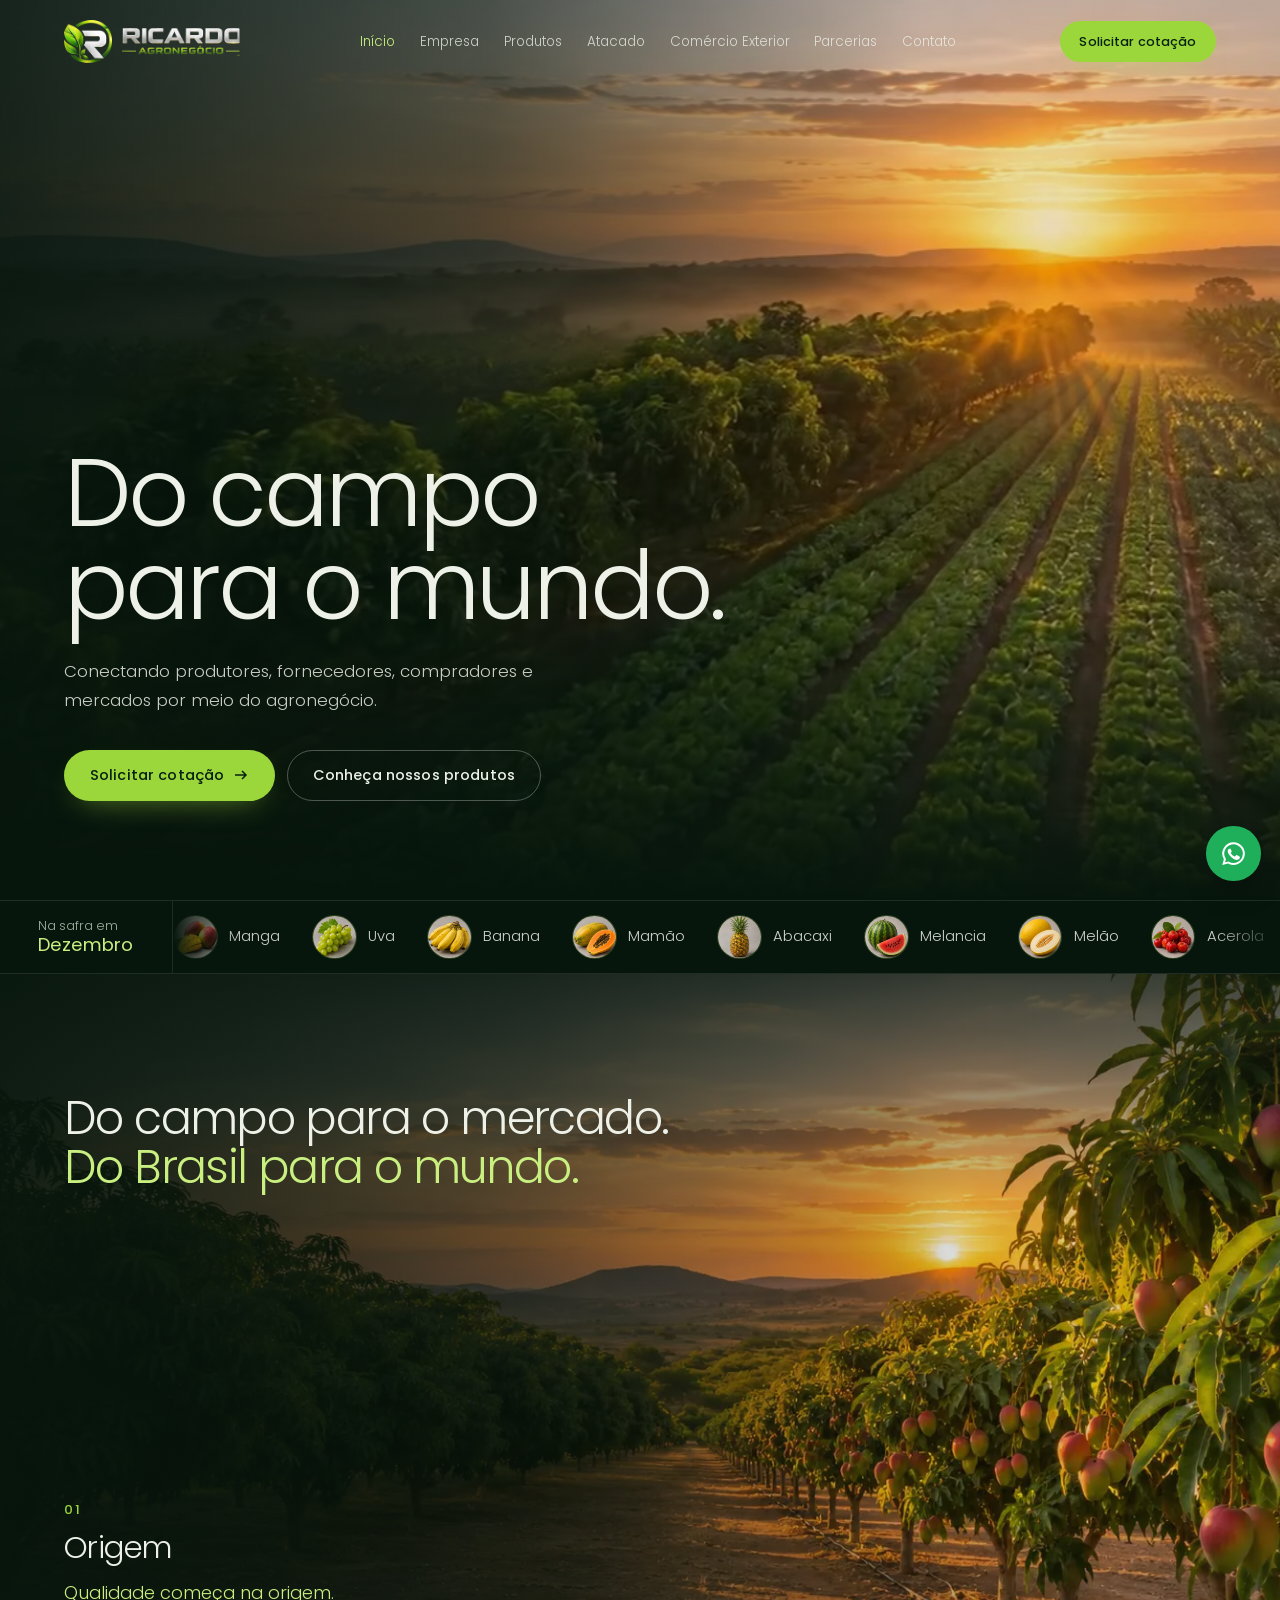
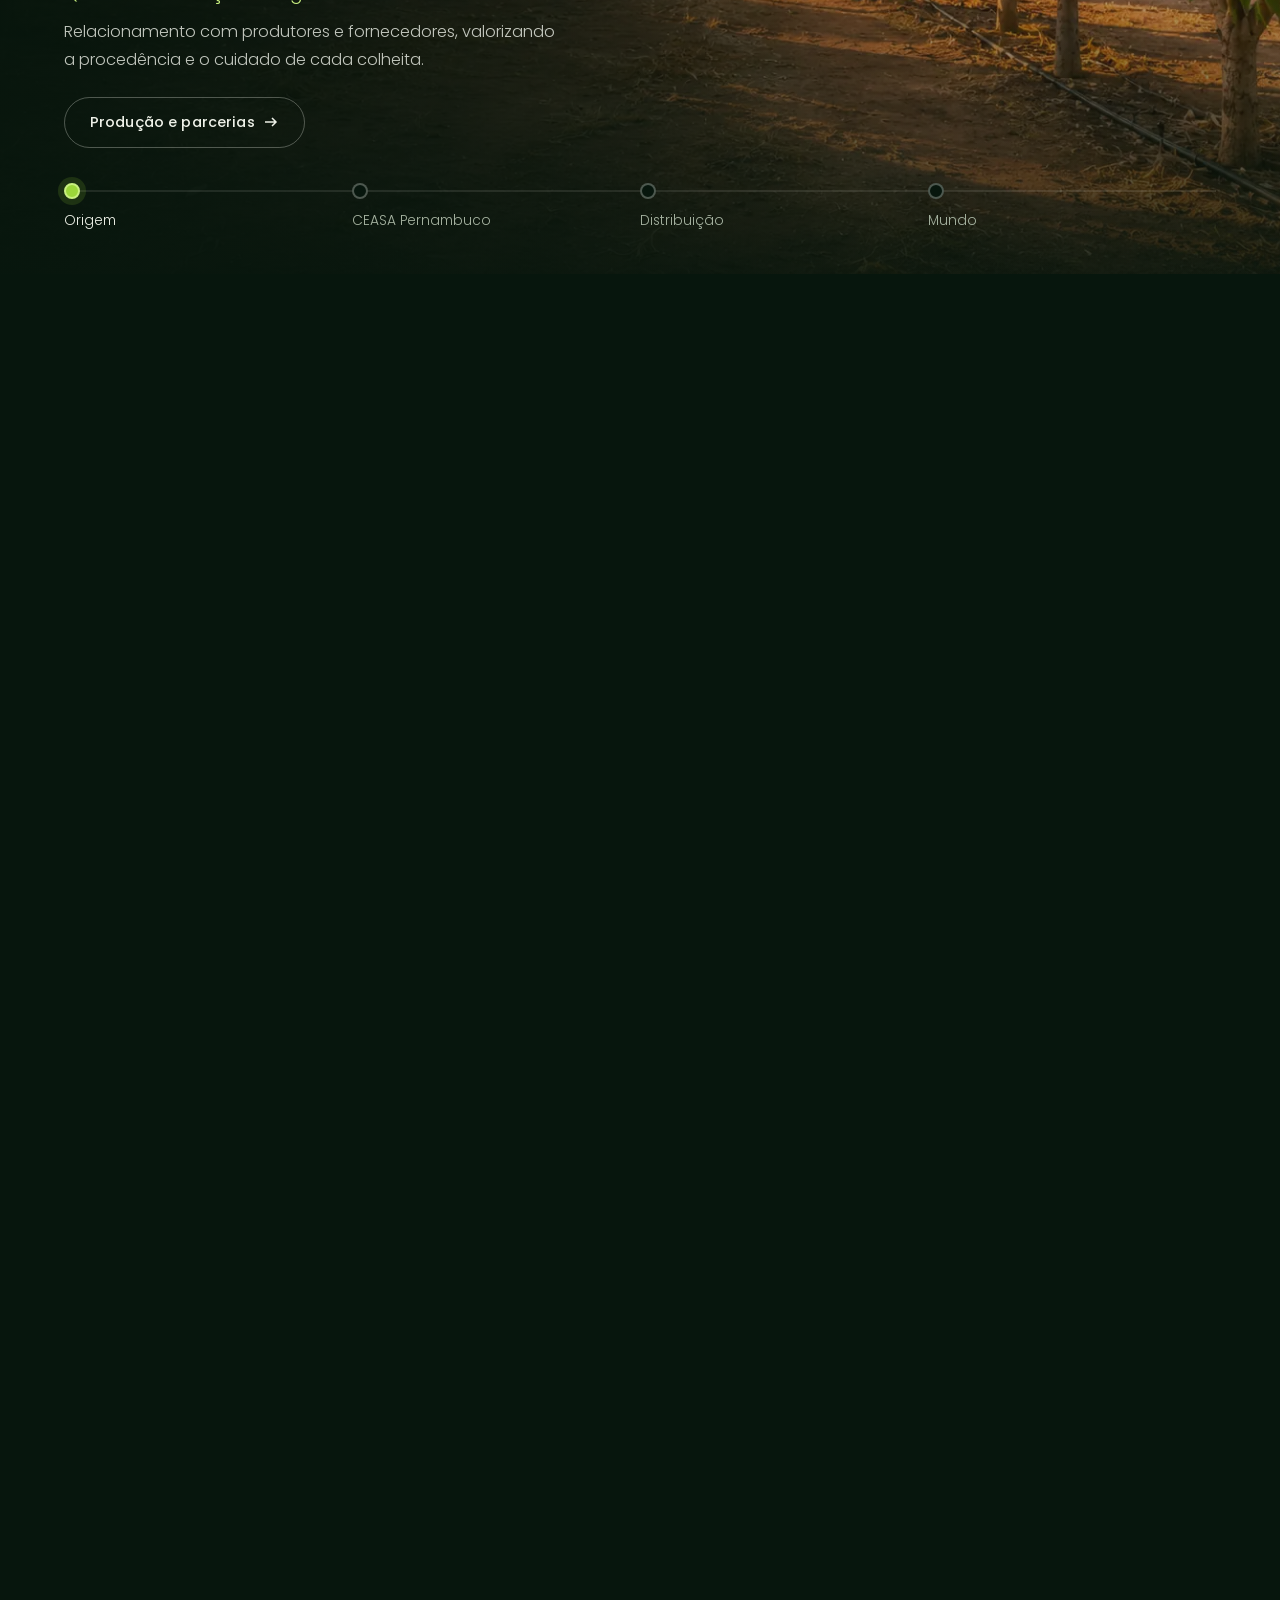
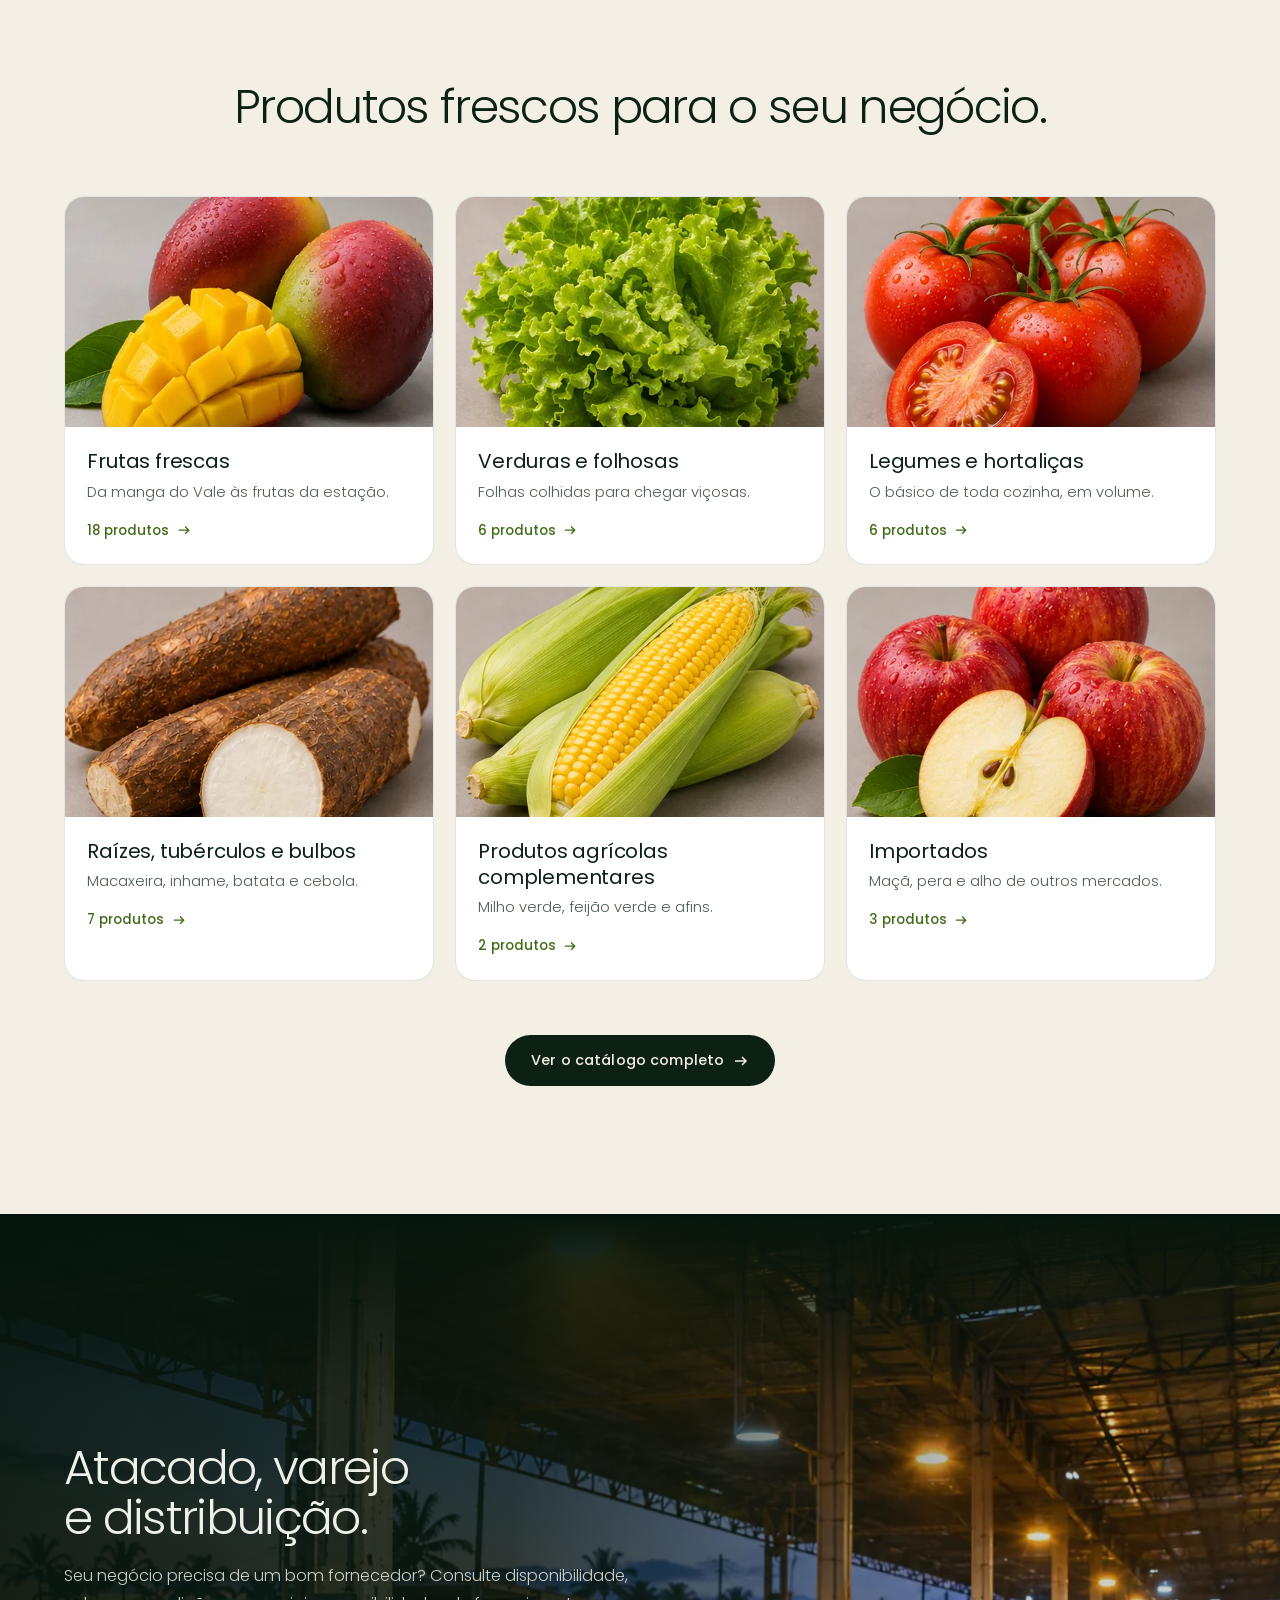
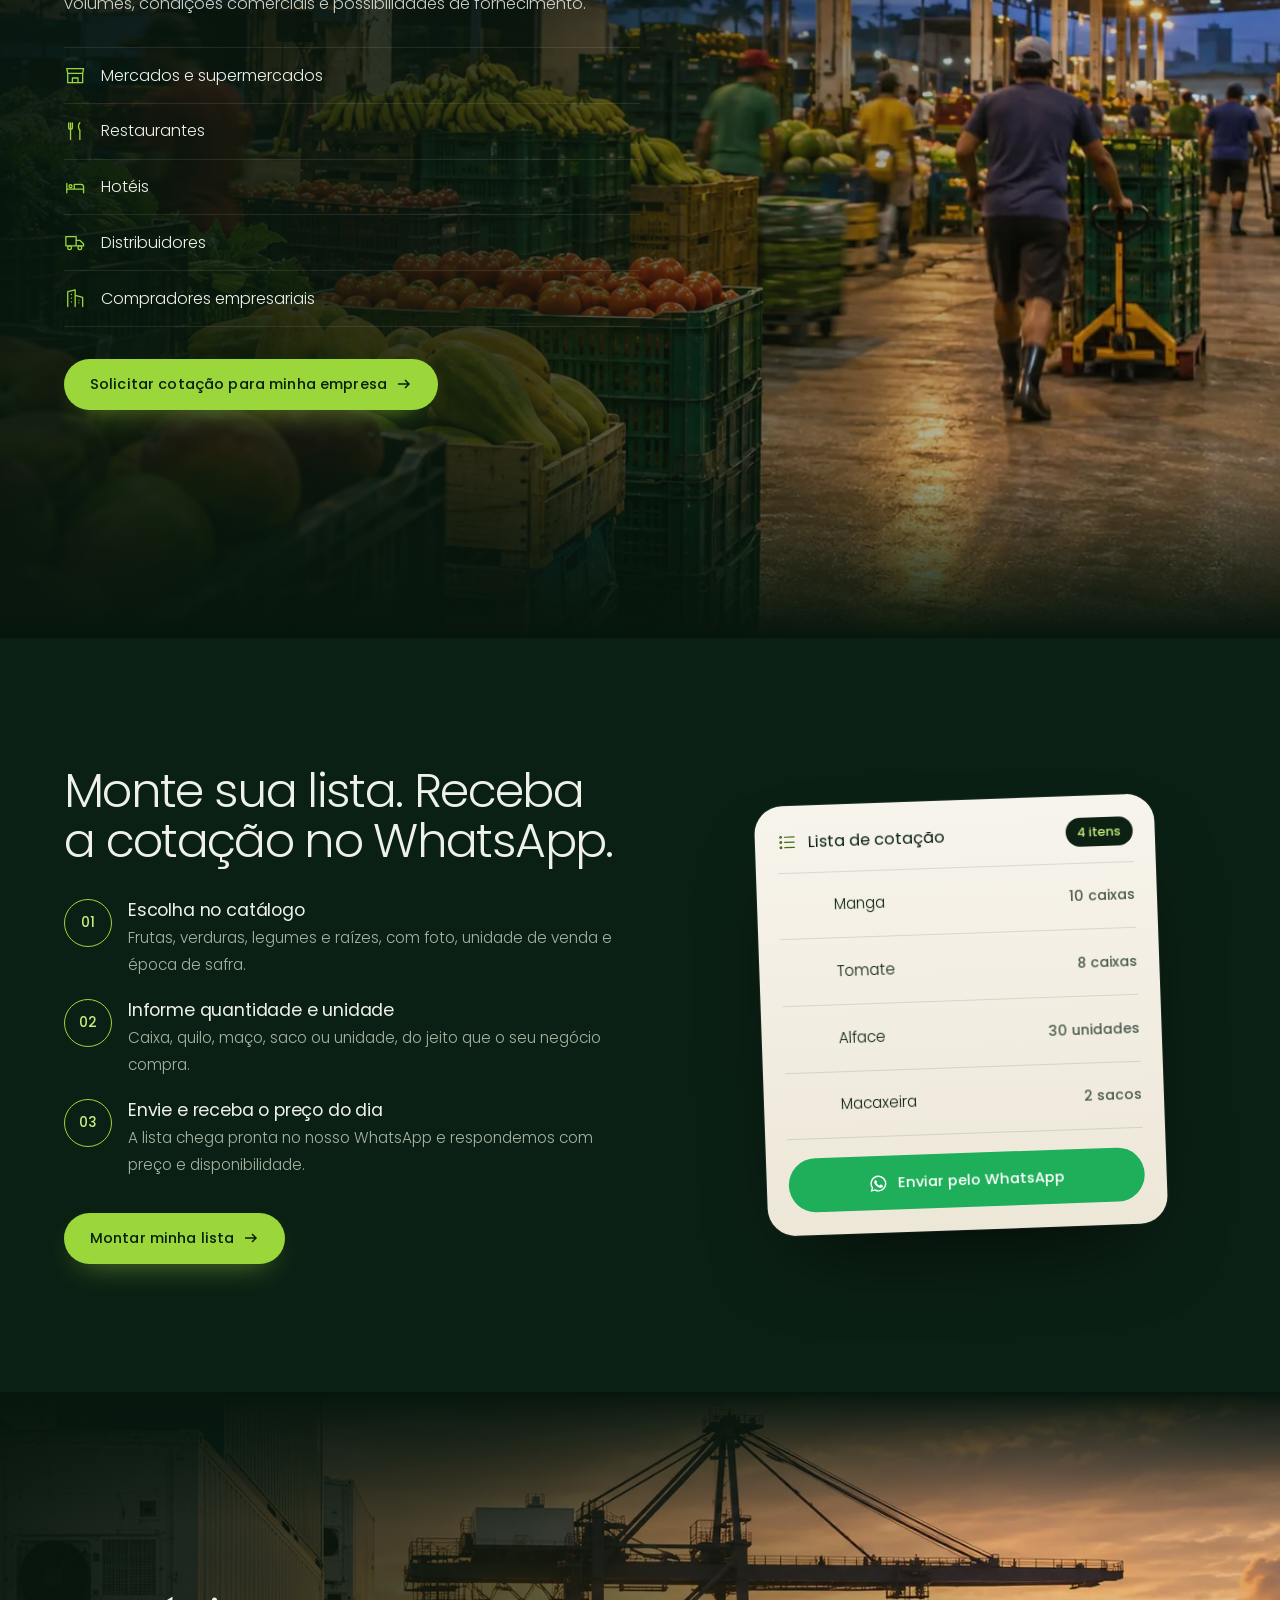
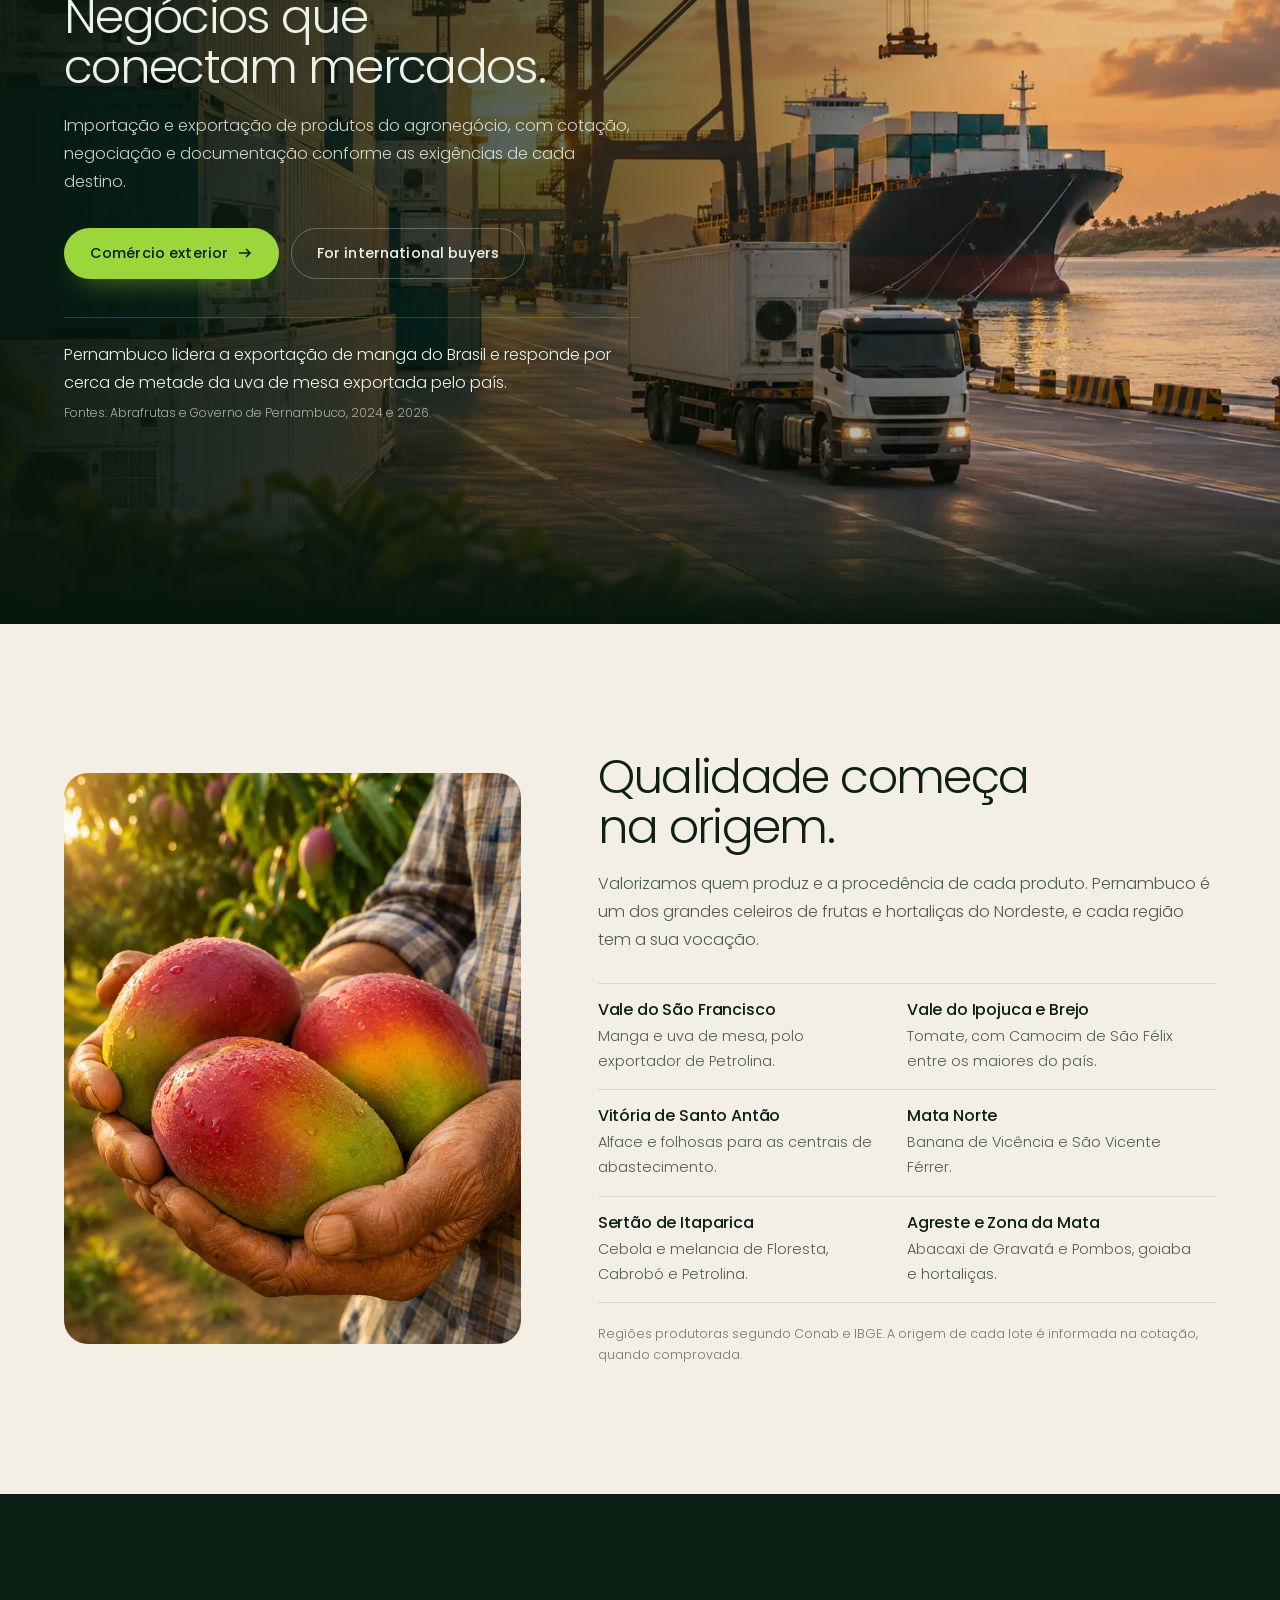
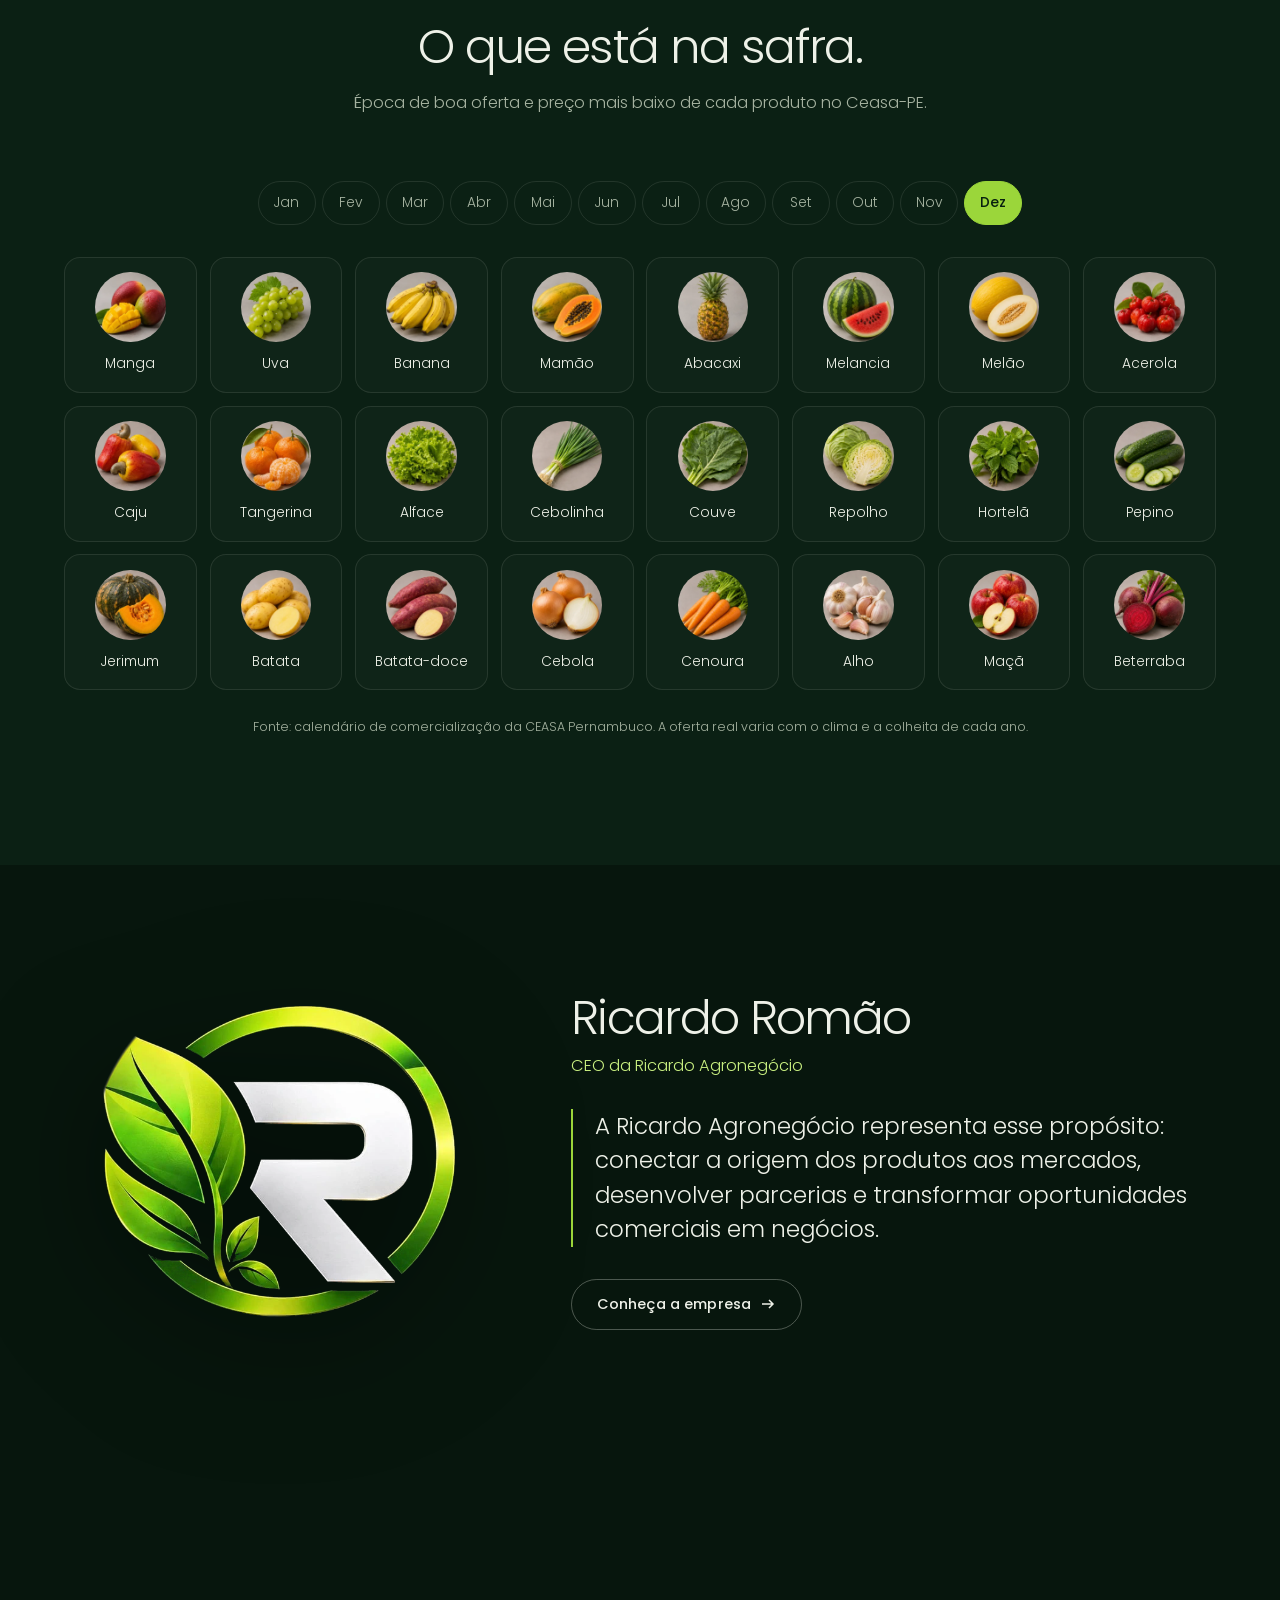
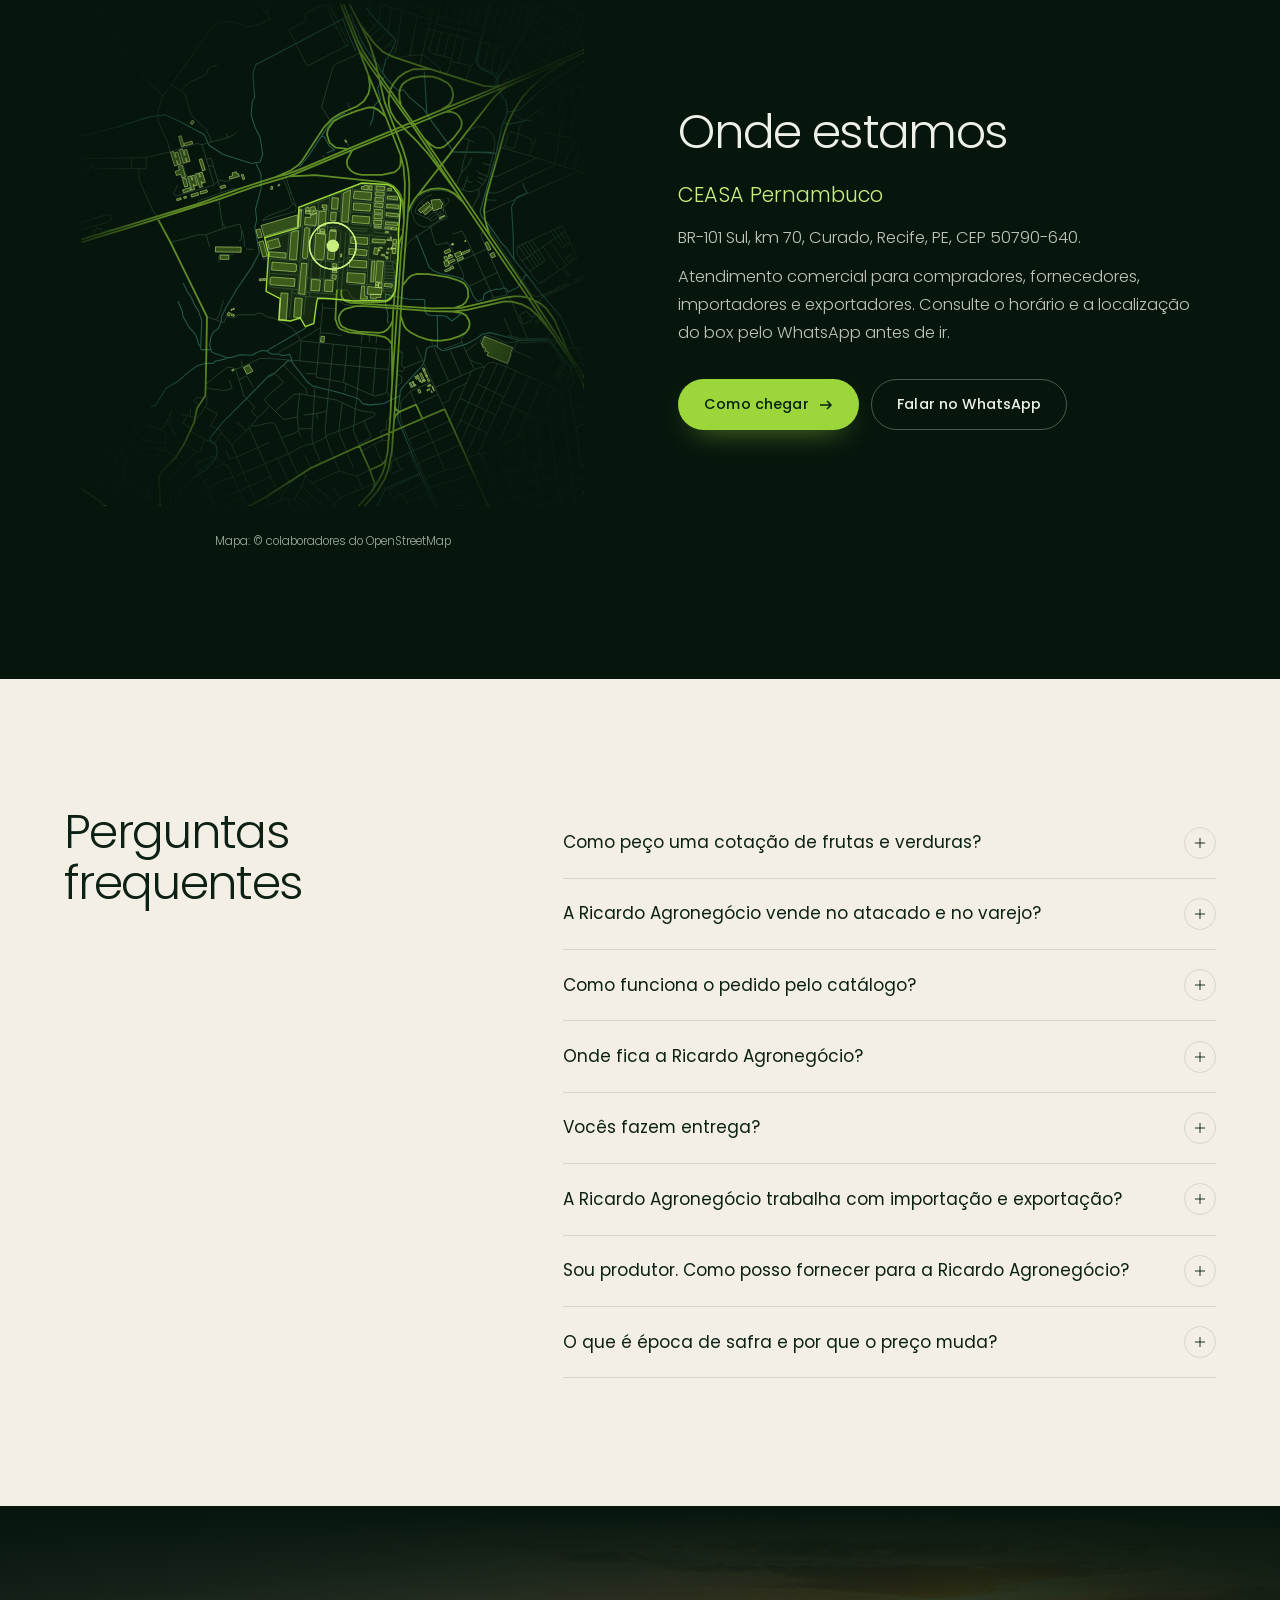
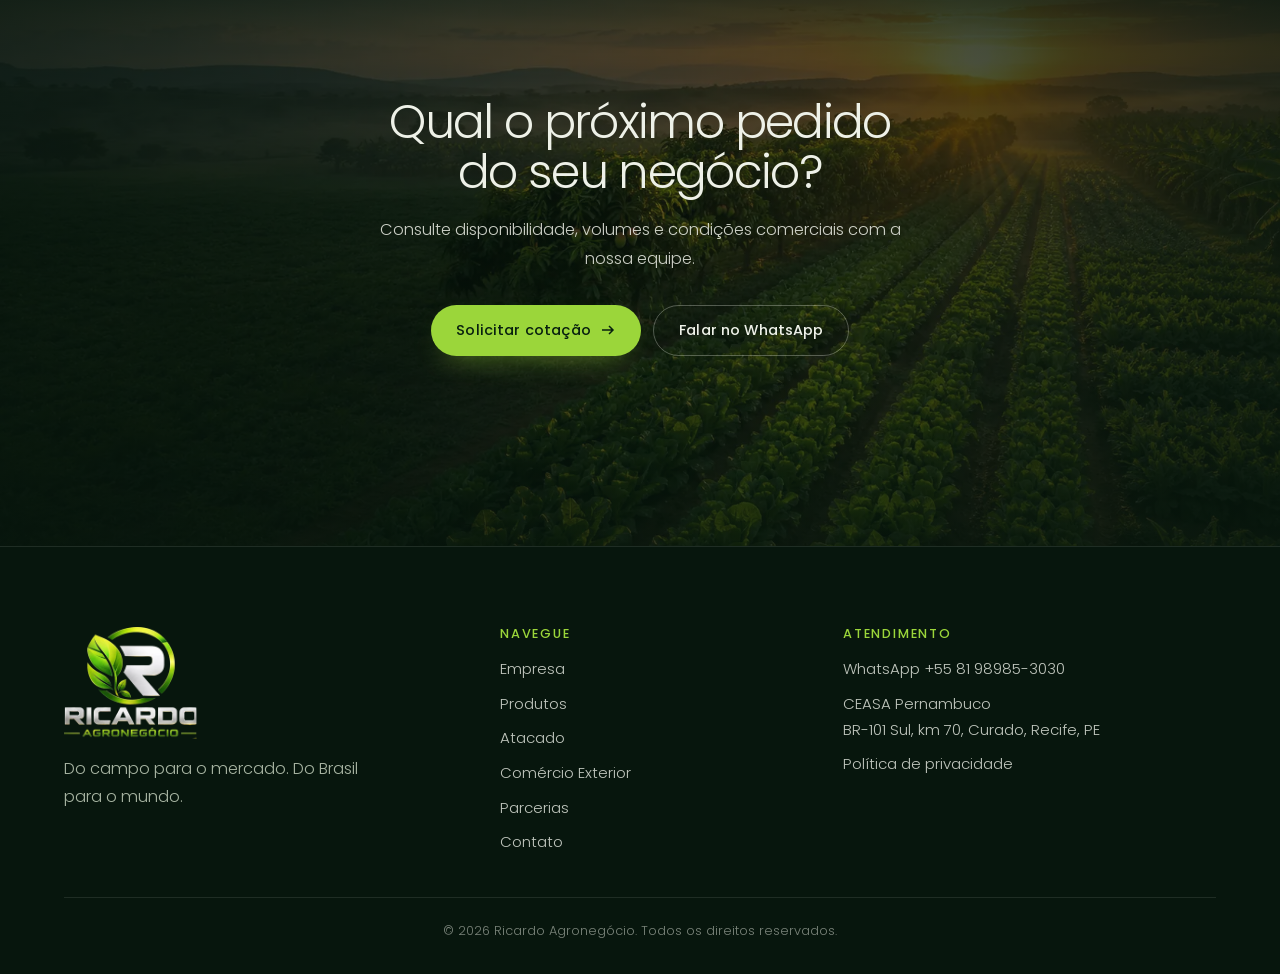
<file: index.html>
<!doctype html>
<html lang="pt-BR">
<head>
<meta charset="utf-8">
<meta name="viewport" content="width=device-width,initial-scale=1,viewport-fit=cover">
<title>Ricardo Agronegócio | Do campo para o mundo. Hortifrúti na CEASA Pernambuco</title>
<meta name="description" content="Frutas, verduras, legumes e raízes no atacado e no varejo na CEASA Pernambuco, em Recife. Catálogo com cotação pelo WhatsApp, distribuição, importação e exportação.">
<meta name="robots" content="noindex,nofollow">
<link rel="canonical" href="https://www.ricardoagronegocio.com/">
<meta name="theme-color" content="#07160D">
<meta property="og:type" content="website"><meta property="og:locale" content="pt_BR"><meta property="og:site_name" content="Ricardo Agronegócio">
<meta property="og:title" content="Ricardo Agronegócio | Do campo para o mundo. Hortifrúti na CEASA Pernambuco"><meta property="og:description" content="Frutas, verduras, legumes e raízes no atacado e no varejo na CEASA Pernambuco, em Recife. Catálogo com cotação pelo WhatsApp, distribuição, importação e exportação."><meta property="og:url" content="https://www.ricardoagronegocio.com/">
<meta property="og:image" content="https://www.ricardoagronegocio.com/assets/img/og-image.jpg"><meta name="twitter:card" content="summary_large_image">
<link rel="icon" href="/assets/img/favicon.png" type="image/png"><link rel="apple-touch-icon" href="/assets/img/apple-touch-icon.png">
<link rel="preload" href="/assets/fonts/poppins-300.woff2" as="font" type="font/woff2" crossorigin>
<link rel="preload" href="/assets/fonts/poppins-500.woff2" as="font" type="font/woff2" crossorigin>
<link rel="preload" as="image" media="(min-width:761px)" imagesrcset="/assets/img/fotos/campo-1000.webp 1000w, /assets/img/fotos/campo-1672.webp 1672w" imagesizes="100vw" fetchpriority="high">
<link rel="preload" as="image" media="(max-width:760px)" imagesrcset="/assets/img/fotos/campo-m-700.webp 700w, /assets/img/fotos/campo-m-1122.webp 1122w" imagesizes="100vw" fetchpriority="high">
<script>document.documentElement.classList.add('js')</script>
<style>@font-face{font-family:"Poppins";src:url(/assets/fonts/poppins-300.woff2) format("woff2");font-weight:300;font-display:swap}@font-face{font-family:"Poppins";src:url(/assets/fonts/poppins-400.woff2) format("woff2");font-weight:400;font-display:swap}@font-face{font-family:"Poppins";src:url(/assets/fonts/poppins-500.woff2) format("woff2");font-weight:500;font-display:swap}@font-face{font-family:"Sans Reserva";src:local("Arial");size-adjust:112.5%}:root{--bg:#07160D;--bg-2:#0B2014;--bg-3:#11301D;--fg:#EEF1E8;--muted:#A6B3A1;--verde:#9BD63A;--verde-2:#C8EF80;--verde-3:#3F6D16;--creme:#F3EFE4;--creme-2:#E8E1D0;--tinta:#0C2114;--tinta-2:#4C5C50;--linha:rgba(155,214,58,.24);--linha-2:rgba(238,241,232,.1);--linha-c:rgba(12,33,20,.12);--sans:"Poppins","Sans Reserva",Arial,sans-serif;--t-hero:clamp(3rem,7.4vw,7.4rem);--t-h2:clamp(2rem,3.7vw,3.5rem);--gutter:clamp(1.25rem,5vw,4rem);--maxw:1280px;--section-py:clamp(5rem,10vw,8.5rem);--ease:cubic-bezier(.2,.8,.3,1);--r:20px}*,*::before,*::after{box-sizing:border-box}html{-webkit-text-size-adjust:100%;scroll-padding-top:6rem}body{margin:0;background:var(--bg);color:var(--fg);font:300 1.02rem/1.72 var(--sans);-webkit-font-smoothing:antialiased;overflow-x:clip}img{display:block;max-width:100%;height:auto}a{color:inherit;text-decoration:none}button,input,select,textarea{font:inherit;color:inherit}h1,h2,h3,p,ul,ol,figure,dl,dd,blockquote{margin:0}h1,h2{font-weight:300;line-height:1.06;letter-spacing:-.035em;text-wrap:balance}h3{font-weight:400;font-size:1.15rem;line-height:1.3;letter-spacing:-.01em}.wrap{width:100%;max-width:var(--maxw);margin-inline:auto;padding-inline:var(--gutter)}:focus-visible{outline:2px solid var(--verde);outline-offset:3px;border-radius:4px}::selection{background:var(--verde);color:var(--bg)}.btn{display:inline-flex;align-items:center;justify-content:center;gap:.55rem;min-height:3.2rem;padding:.7rem 1.55rem;border-radius:999px;border:1px solid transparent;font:500 .9rem/1.2 var(--sans);letter-spacing:.01em;white-space:nowrap;cursor:pointer;transition:background-color .35s var(--ease),border-color .35s var(--ease),color .35s var(--ease),transform .35s var(--ease),box-shadow .35s var(--ease)}.btn svg{width:1rem;height:1rem;flex:none;transition:transform .35s var(--ease)}.btn:hover svg{transform:translateX(3px)}.btn:active{transform:scale(.98)}.btn--verde{background:var(--verde);color:#08200F;box-shadow:0 12px 30px -16px rgba(155,214,58,.75)}.btn--verde:hover{background:var(--verde-2)}.btn--linha{border-color:rgba(238,241,232,.3);color:var(--fg)}.btn--linha:hover{border-color:var(--verde);color:var(--verde-2)}.btn--escuro{background:var(--tinta);color:var(--creme)}.btn--escuro:hover{background:var(--bg-3)}.ctas{display:flex;flex-wrap:wrap;gap:.75rem}.top{position:fixed;inset:0 0 auto 0;z-index:60;transition:background-color .4s var(--ease),border-color .4s var(--ease)}.top.solid,.menu-open .top{background:rgba(7,22,13,.86);-webkit-backdrop-filter:blur(14px);backdrop-filter:blur(14px);border-bottom:1px solid var(--linha-2)}.top__in{display:flex;align-items:center;justify-content:space-between;gap:1.2rem;height:5.2rem}.marca{display:flex;align-items:center;gap:.65rem;flex:none}.marca__r{width:3rem;height:auto}.marca__nome{height:1.75rem;width:auto}.nav{display:flex;align-items:center;gap:.15rem}.nav a:not(.btn){padding:.5rem .7rem;font-size:.84rem;color:rgba(238,241,232,.8);transition:color .3s}.nav a:not(.btn):hover,.nav a[aria-current="page"]{color:var(--verde-2)}.nav .btn{min-height:2.6rem;padding:.5rem 1.15rem;font-size:.8rem;margin-left:.5rem}.burger{display:none;width:2.9rem;height:2.9rem;border-radius:50%;border:1px solid var(--linha);background:none;cursor:pointer;position:relative}.burger span{position:absolute;left:50%;width:1.1rem;height:1.5px;background:var(--verde-2);transform:translateX(-50%);transition:transform .35s var(--ease),top .35s var(--ease)}.burger span:first-child{top:42%}.burger span:last-child{top:58%}.menu-open .burger span:first-child{top:50%;transform:translateX(-50%) rotate(45deg)}.menu-open .burger span:last-child{top:50%;transform:translateX(-50%) rotate(-45deg)}.capa{position:relative;min-height:100svh;display:flex;align-items:flex-end;overflow:hidden;isolation:isolate}.capa__bg{position:absolute;inset:0;z-index:-1}.capa__bg img{width:100%;height:100%;object-fit:cover;object-position:60% 50%;transform:scale(1.06)}.capa__video{position:absolute;inset:0;width:100%;height:100%;object-fit:cover;object-position:60% 50%;transform:scale(1.06);opacity:0;transition:opacity 1.4s ease}.capa__video.on{opacity:1}.capa__bg::after{content:"";position:absolute;inset:0;background:linear-gradient(90deg,rgba(7,22,13,.88) 0%,rgba(7,22,13,.6) 38%,rgba(7,22,13,.08) 72%),linear-gradient(0deg,var(--bg) 0%,rgba(7,22,13,0) 36%)}.capa__txt{max-width:58rem;padding-block:9rem clamp(4rem,11vh,6.5rem)}.capa h1{font-size:var(--t-hero);line-height:.98}.capa p{margin-top:1.5rem;max-width:32rem;font-size:clamp(1.05rem,1.3vw,1.22rem);color:rgba(238,241,232,.84)}.capa .ctas{margin-top:2.2rem}.safra{display:flex;align-items:stretch;border-block:1px solid var(--linha-2);background:var(--bg)}.safra__rot{flex:none;display:flex;flex-direction:column;justify-content:center;padding:1rem clamp(1.2rem,3vw,2.4rem);border-right:1px solid var(--linha-2);line-height:1.25}.safra__rot span{font-size:.78rem;color:var(--muted)}.safra__rot b{font-weight:400;font-size:1.15rem;color:var(--verde-2);text-transform:capitalize}.safra__trilho{flex:1;overflow:hidden;-webkit-mask:linear-gradient(90deg,transparent,#000 6%,#000 94%,transparent);mask:linear-gradient(90deg,transparent,#000 6%,#000 94%,transparent)}.safra__t{display:flex;width:max-content;animation:corre 60s linear infinite}.safra__t:hover{animation-play-state:paused}.safra__item{flex:none;display:flex;align-items:center;gap:.7rem;margin-right:2rem;padding-block:.85rem;font-size:.92rem;color:rgba(238,241,232,.86);transition:color .3s}.safra__item img{width:2.8rem;height:2.8rem;border-radius:50%;object-fit:cover;border:1px solid var(--linha)}.safra__item:hover{color:var(--verde-2)}@keyframes corre{to{transform:translate3d(-50%,0,0)}}.perc{position:relative;background:var(--bg)}.js .perc{height:420vh}.perc__palco{position:sticky;top:0;height:100svh;overflow:hidden;isolation:isolate}.perc__fotos{position:absolute;inset:0;z-index:-1}.perc__foto{position:absolute;inset:0;opacity:0;transition:opacity 1.1s var(--ease)}.perc__foto.on{opacity:1}.perc__foto img{width:100%;height:100%;object-fit:cover;transform:scale(1.08);transition:transform 6s linear}.perc__foto.on img{transform:scale(1)}.perc__fotos::after{content:"";position:absolute;inset:0;background:linear-gradient(90deg,rgba(7,22,13,.9) 0%,rgba(7,22,13,.55) 42%,rgba(7,22,13,.12) 75%),linear-gradient(0deg,rgba(7,22,13,.85) 0%,rgba(7,22,13,0) 40%),linear-gradient(180deg,rgba(7,22,13,.7) 0%,rgba(7,22,13,0) 25%)}.perc__in{height:100%;display:grid;grid-template-rows:auto 1fr auto;padding-block:7.5rem 2.6rem}.perc__titulo{font-size:clamp(2rem,3.6vw,3.4rem);max-width:40rem}.perc__titulo span{color:var(--verde-2)}.perc__etapas{position:relative;align-self:end;max-width:31rem;min-height:17rem}.perc__etapa{position:absolute;inset:auto 0 0 0;opacity:0;transform:translate3d(0,24px,0);transition:opacity .7s var(--ease),transform .9s var(--ease);pointer-events:none}.perc__etapa.on{opacity:1;transform:none;pointer-events:auto}.perc__m{display:none}.perc__n{font-size:.82rem;font-weight:500;letter-spacing:.18em;color:var(--verde)}.perc__etapa h3{margin-top:.4rem;font-size:clamp(1.6rem,2.4vw,2.2rem);font-weight:300;letter-spacing:-.02em}.perc__frase{margin-top:.6rem;font-size:1.12rem;color:var(--verde-2)}.perc__etapa p:not(.perc__n):not(.perc__frase){margin-top:.6rem;color:rgba(238,241,232,.8)}.perc__etapa .btn{margin-top:1.4rem}.perc__trilha{position:relative;display:grid;grid-template-columns:repeat(4,1fr);margin:2.2rem 0 0;padding:0;list-style:none}.perc__trilha i{position:absolute;left:0;right:0;top:.45rem;height:2px;background:var(--linha-2)}.perc__trilha i b{position:absolute;inset:0;background:linear-gradient(90deg,var(--verde-3),var(--verde-2));transform-origin:left;transform:scaleX(var(--p,0))}.perc__trilha li{position:relative;padding-top:1.6rem;font-size:.86rem;color:var(--muted);transition:color .5s}.perc__trilha li span{position:absolute;left:0;top:0;width:1rem;height:1rem;border-radius:50%;background:var(--bg);border:2px solid rgba(238,241,232,.3);transition:background-color .5s,border-color .5s,box-shadow .5s}.perc__trilha li.on{color:var(--fg)}.perc__trilha li.on span{background:var(--verde);border-color:var(--verde-2);box-shadow:0 0 0 6px rgba(155,214,58,.15)}.sec{position:relative;padding-block:var(--section-py)}.sec--creme{background:var(--creme);color:var(--tinta)}.sec--escuro2{background:var(--bg-2)}.cab{max-width:52rem;margin:0 auto clamp(2.6rem,5vw,4rem);text-align:center}.cab h2{font-size:var(--t-h2)}.cab p{margin:1.1rem auto 0;max-width:40rem;color:var(--muted)}.sec--creme .cab p,.sec--creme p{color:var(--tinta-2)}.fim{display:flex;justify-content:center;margin-top:clamp(2.4rem,5vw,3.4rem)}.cats{display:grid;grid-template-columns:repeat(3,1fr);gap:clamp(.9rem,1.6vw,1.3rem)}.cat{display:flex;flex-direction:column;border-radius:var(--r);overflow:hidden;background:#fff;border:1px solid var(--linha-c);transition:transform .5s var(--ease),box-shadow .5s var(--ease)}.cat__foto{aspect-ratio:16/10;overflow:hidden;background:#E6E3DD}.cat__foto img{width:100%;height:100%;object-fit:cover;transition:transform .9s var(--ease)}.cat__txt{display:flex;flex-direction:column;gap:.35rem;padding:1.3rem 1.4rem 1.4rem}.cat h3{font-size:1.25rem}.cat p{font-size:.92rem;color:var(--tinta-2)}.cat__n{display:inline-flex;align-items:center;gap:.45rem;margin-top:.5rem;font-size:.84rem;font-weight:500;color:var(--verde-3)}.cat__n svg{width:.9rem;height:.9rem}.cat:hover{transform:translateY(-5px);box-shadow:0 30px 60px -30px rgba(12,33,20,.35)}.cat:hover .cat__foto img{transform:scale(1.06)}.atac{overflow:clip;isolation:isolate}.atac__bg{position:absolute;inset:0;z-index:-1}.atac__bg img{width:100%;height:100%;object-fit:cover}.atac__bg::after{content:"";position:absolute;inset:0;background:linear-gradient(90deg,rgba(7,22,13,.94) 0%,rgba(7,22,13,.78) 40%,rgba(7,22,13,.2) 80%),linear-gradient(180deg,var(--bg) 0%,rgba(7,22,13,0) 18%,rgba(7,22,13,0) 82%,var(--bg) 100%)}.atac__in{min-height:min(48rem,92svh);display:flex;align-items:center}.atac__txt{max-width:36rem}.atac h2{font-size:var(--t-h2)}.atac p{margin-top:1.2rem;color:rgba(238,241,232,.84)}.compradores{display:grid;grid-template-columns:1fr;margin:1.8rem 0 2rem;padding:0;list-style:none;border-top:1px solid var(--linha-2)}.compradores li{display:flex;align-items:center;gap:.9rem;padding:.85rem 0;border-bottom:1px solid var(--linha-2);font-size:1rem}.compradores svg{width:1.4rem;height:1.4rem;flex:none;color:var(--verde)}.loja{display:grid;grid-template-columns:1.05fr .95fr;gap:clamp(2rem,6vw,5rem);align-items:center}.loja h2{font-size:var(--t-h2)}.passos{display:grid;gap:1.3rem;margin:2rem 0 2.2rem;padding:0;list-style:none}.passos li{display:grid;grid-template-columns:3rem 1fr;gap:1rem;align-items:start}.passos b{display:grid;place-items:center;width:3rem;height:3rem;border-radius:50%;border:1px solid var(--verde);color:var(--verde-2);font-weight:500;font-size:.85rem}.passos h3{font-size:1.1rem}.passos p{margin-top:.25rem;font-size:.95rem;color:var(--muted)}.passos--claro b{border-color:var(--verde-3);color:var(--verde-3)}.passos--claro p{color:var(--tinta-2)}.demo{max-width:25rem;margin-inline:auto;border-radius:28px;padding:1.4rem;background:linear-gradient(180deg,#F7F4EC,#EDE7D8);color:var(--tinta);box-shadow:0 40px 90px -40px rgba(0,0,0,.8),0 0 0 1px rgba(255,255,255,.06);transform:rotate(-2deg)}.demo__topo{display:flex;align-items:center;gap:.6rem;padding-bottom:1rem;border-bottom:1px solid var(--linha-c);font-weight:400}.demo__topo svg{width:1.3rem;height:1.3rem;color:var(--verde-3)}.demo__topo b{margin-left:auto;font-weight:500;font-size:.8rem;padding:.2rem .7rem;border-radius:999px;background:var(--tinta);color:var(--verde-2)}.demo__itens{margin:0;padding:0;list-style:none}.demo__itens li{display:grid;grid-template-columns:2.6rem 1fr auto;gap:.8rem;align-items:center;padding:.75rem 0;border-bottom:1px solid var(--linha-c);font-size:.95rem}.demo__itens img{width:2.6rem;height:2.6rem;border-radius:10px;object-fit:cover}.demo__itens b{font-weight:500;font-size:.88rem;color:var(--tinta-2)}.demo__btn{display:flex;align-items:center;justify-content:center;gap:.6rem;margin-top:1.2rem;padding:.9rem;border-radius:999px;background:#1FAF5A;color:#fff;font-weight:500;font-size:.92rem}.demo__btn svg{width:1.2rem;height:1.2rem}.mundo{position:relative;min-height:min(52rem,100svh);display:flex;align-items:center;overflow:clip;isolation:isolate;padding-block:var(--section-py)}.mundo__bg{position:absolute;inset:0;z-index:-1}.mundo__bg img{width:100%;height:100%;object-fit:cover;object-position:60% 50%}.mundo__bg::after{content:"";position:absolute;inset:0;background:linear-gradient(90deg,rgba(7,22,13,.92) 0%,rgba(7,22,13,.66) 42%,rgba(7,22,13,.1) 80%),linear-gradient(180deg,var(--bg) 0%,rgba(7,22,13,0) 16%,rgba(7,22,13,0) 84%,var(--bg) 100%)}.mundo__txt{max-width:36rem}.mundo h2{font-size:var(--t-h2)}.mundo p{margin-top:1.2rem;color:rgba(238,241,232,.84)}.mundo .ctas{margin-top:2rem}.mundo__dado{margin-top:2.4rem!important;padding-top:1.4rem;border-top:1px solid var(--linha);font-size:1.02rem;color:var(--fg)!important}.mundo__dado small{display:block;margin-top:.4rem;font-size:.76rem;color:var(--muted)}.origem__topo{display:grid;grid-template-columns:.85fr 1.15fr;gap:clamp(2rem,6vw,5rem);align-items:center}.origem__foto{border-radius:24px;overflow:hidden;aspect-ratio:4/5;background:var(--creme-2)}.origem__foto img{width:100%;height:100%;object-fit:cover}.origem h2{font-size:var(--t-h2)}.origem__txt>p{margin-top:1.1rem}.origens{display:grid;grid-template-columns:repeat(2,1fr);gap:0;margin:1.8rem 0 0;padding:0;list-style:none;border-top:1px solid var(--linha-c)}.origens li{padding:1rem 1rem 1rem 0;border-bottom:1px solid var(--linha-c)}.origens li:nth-child(odd){padding-right:1.4rem}.origens h3{font-size:1rem;font-weight:500;color:var(--tinta)}.origens p{margin-top:.2rem;font-size:.9rem}.origens--grade{grid-template-columns:repeat(3,1fr);column-gap:2rem}.origem__fonte{margin-top:1.2rem!important;font-size:.78rem;opacity:.8}.cal{background:var(--bg-2)}.cal__abas{display:flex;justify-content:center;gap:.4rem;flex-wrap:wrap;margin-bottom:2rem}.cal__abas button{min-width:3.6rem;padding:.55rem .9rem;border-radius:999px;border:1px solid var(--linha-2);background:none;cursor:pointer;font-size:.86rem;text-transform:capitalize;color:var(--muted);transition:all .3s var(--ease)}.cal__abas button:hover{border-color:var(--verde);color:var(--fg)}.cal__abas button[aria-selected="true"]{background:var(--verde);border-color:var(--verde);color:#08200F;font-weight:500}.cal__grade{display:grid;grid-template-columns:repeat(auto-fill,minmax(7.4rem,1fr));gap:.8rem;min-height:9rem}.cal__item{display:flex;flex-direction:column;align-items:center;gap:.6rem;padding:.9rem .6rem 1rem;border-radius:16px;border:1px solid var(--linha-2);background:rgba(255,255,255,.02);text-align:center;font-size:.86rem;transition:border-color .3s,transform .4s var(--ease);animation:surge .5s var(--ease) both}.cal__item img{width:4.4rem;height:4.4rem;border-radius:50%;object-fit:cover}.cal__item:hover{border-color:var(--verde);transform:translateY(-3px)}.cal__fonte{margin-top:1.6rem;text-align:center;font-size:.78rem;color:var(--muted)}@keyframes surge{from{opacity:0;transform:translateY(8px)}}.lider__in{display:grid;grid-template-columns:.8fr 1.2fr;gap:clamp(2rem,6vw,5rem);align-items:center}.lider__marca{width:min(100%,22rem);margin-inline:auto;filter:drop-shadow(0 30px 60px rgba(0,0,0,.5))}.lider h2{font-size:var(--t-h2)}.lider__cargo{margin-top:.5rem;color:var(--verde-2)}.lider__txt>p:not(.lider__cargo){margin-top:1rem;color:rgba(238,241,232,.82)}.lider blockquote{margin-top:1.8rem;padding-left:1.4rem;border-left:2px solid var(--verde);font-size:clamp(1.2rem,1.8vw,1.55rem);line-height:1.5;font-weight:300}.lider .ctas{margin-top:2rem}.onde__grid{display:grid;grid-template-columns:1fr 1fr;gap:clamp(2rem,6vw,5rem);align-items:center}.onde__mapa svg{width:100%;height:auto;display:block}.onde__credito{margin-top:.5rem;font-size:.72rem;color:var(--muted);text-align:center}.m-agua{fill:none;stroke:#245a4a;stroke-width:1.2}.m-rua{fill:none;stroke:#2f4d38;stroke-width:.8}.m-via{fill:none;stroke:#7FB52E;stroke-width:2;opacity:.75}.m-area{fill:rgba(155,214,58,.1);stroke:var(--verde);stroke-width:1.6}.m-galpao{fill:rgba(155,214,58,.3);stroke:var(--verde-2);stroke-width:.6}.m-pino circle{fill:var(--verde-2)}.m-pulso{fill:none!important;stroke:var(--verde-2);stroke-width:1.5;transform-origin:center;transform-box:fill-box;animation:pulso 2.6s var(--ease) infinite}.m-pulso+.m-pulso{animation-delay:1.3s}@keyframes pulso{from{transform:scale(.3);opacity:1}to{transform:scale(2.2);opacity:0}}.onde h2{font-size:var(--t-h2)}.onde__lugar{margin-top:1.2rem;font-size:1.3rem;color:var(--verde-2)}.onde__txt p:not(.onde__lugar){margin-top:.7rem;color:rgba(238,241,232,.8)}.onde .ctas{margin-top:2rem}.faq{display:grid;grid-template-columns:.8fr 1.2fr;gap:clamp(2rem,5vw,4rem);align-items:start}.faq__cab{position:sticky;top:7rem}.faq h2{font-size:var(--t-h2)}.faq__item{border-bottom:1px solid var(--linha-c)}.faq__item summary{display:flex;justify-content:space-between;align-items:center;gap:1rem;padding:1.2rem 0;cursor:pointer;list-style:none;font-size:1.06rem;font-weight:400}.faq__item summary::-webkit-details-marker{display:none}.faq__item summary span{flex:none;display:grid;place-items:center;width:2rem;height:2rem;border-radius:50%;border:1px solid var(--linha-c);transition:transform .4s var(--ease),background-color .3s}.faq__item summary svg{width:1rem;height:1rem}.faq__item[open] summary span{transform:rotate(45deg);background:var(--tinta);color:var(--creme)}.faq__item p{padding:0 3rem 1.3rem 0}.final{position:relative;min-height:min(40rem,86svh);display:flex;align-items:center;justify-content:center;text-align:center;overflow:clip;isolation:isolate;padding-block:var(--section-py)}.final__bg{position:absolute;inset:0;z-index:-1}.final__bg img{width:100%;height:100%;object-fit:cover}.final__bg::after{content:"";position:absolute;inset:0;background:radial-gradient(70% 70% at 50% 50%,rgba(7,22,13,.55),rgba(7,22,13,.9)),linear-gradient(180deg,var(--bg) 0%,rgba(7,22,13,0) 22%)}.final__txt{max-width:44rem;margin-inline:auto}.final h2{font-size:var(--t-h2)}.final p{margin:1.2rem auto 0;max-width:34rem;color:rgba(238,241,232,.84)}.final .ctas{justify-content:center;margin-top:2rem}.rod{padding-block:clamp(3.5rem,7vw,5rem) 2rem;border-top:1px solid var(--linha-2);background:var(--bg)}.rod__grid{display:grid;grid-template-columns:1.3fr 1fr 1.2fr;gap:2rem}.rod__marca img{height:7rem;width:auto}.rod__frase{margin-top:1rem;color:var(--muted);max-width:20rem}.rod__col{display:flex;flex-direction:column;gap:.55rem}.rod__col h2{font-size:.8rem;font-weight:500;letter-spacing:.14em;text-transform:uppercase;color:var(--verde);margin-bottom:.4rem}.rod__col a{font-size:.94rem;color:rgba(238,241,232,.8);transition:color .3s}.rod__col a:hover{color:var(--verde-2)}.rod__fim{margin-top:2.6rem;padding-top:1.4rem;border-top:1px solid var(--linha-2);font-size:.8rem;color:rgba(238,241,232,.5);text-align:center}.zap{position:fixed;right:1.2rem;bottom:1.2rem;z-index:50;width:3.4rem;height:3.4rem;border-radius:50%;display:grid;place-items:center;background:#1FAF5A;color:#fff;box-shadow:0 14px 30px -12px rgba(0,0,0,.6);transition:transform .35s var(--ease)}.zap:hover{transform:scale(1.07)}.zap svg{width:1.7rem;height:1.7rem}.pagtopo{position:relative;min-height:66svh;display:flex;align-items:flex-end;overflow:hidden;isolation:isolate;padding-block:9rem clamp(3rem,7vw,5rem)}.pagtopo__bg{position:absolute;inset:0;z-index:-1}.pagtopo__bg img{width:100%;height:100%;object-fit:cover}.pagtopo__bg::after{content:"";position:absolute;inset:0;background:linear-gradient(90deg,rgba(7,22,13,.9) 0%,rgba(7,22,13,.55) 50%,rgba(7,22,13,.2) 100%),linear-gradient(0deg,var(--bg) 0%,rgba(7,22,13,0) 45%)}.pagtopo__txt{max-width:50rem}.pagtopo h1{font-size:clamp(2.6rem,5.4vw,5.2rem)}.pagtopo p{margin-top:1.3rem;max-width:38rem;font-size:clamp(1.02rem,1.2vw,1.15rem);color:rgba(238,241,232,.84)}.pagtopo .ctas{margin-top:2rem}.par{display:grid;grid-template-columns:.85fr 1.15fr;gap:clamp(2rem,6vw,5rem);align-items:start}.par__cab{position:sticky;top:7rem}.par h2{font-size:var(--t-h2)}.texto p{font-size:clamp(1.05rem,1.25vw,1.18rem);line-height:1.8;color:rgba(238,241,232,.86)}.sec--creme .texto p{color:var(--tinta-2)}.texto p+p{margin-top:1.2rem}.texto--pag{max-width:46rem}.texto--pag h2{font-size:clamp(1.35rem,2vw,1.8rem);margin:2.4rem 0 .8rem}.dims{display:grid;grid-template-columns:repeat(5,1fr);gap:.8rem;margin:0;padding:0;list-style:none}.dims li{display:flex;flex-direction:column;gap:1rem;padding:1.4rem 1.2rem 1.5rem;border-radius:18px;border:1px solid var(--linha-2);background:linear-gradient(180deg,rgba(155,214,58,.06),transparent 70%)}.dims b{font-weight:500;font-size:.82rem;letter-spacing:.14em;color:var(--verde)}.dims span{font-size:1rem;line-height:1.45}.mv{display:grid;grid-template-columns:1fr 1fr;gap:clamp(1.5rem,4vw,3rem)}.mv__item{padding:clamp(1.8rem,3.5vw,2.8rem);border-radius:24px;background:#fff;border:1px solid var(--linha-c)}.mv__item h2{font-size:clamp(1.6rem,2.6vw,2.3rem);color:var(--tinta)}.mv__item p{margin-top:1rem}.valores{display:grid;grid-template-columns:repeat(3,1fr);gap:clamp(.8rem,1.5vw,1.1rem)}.valor{padding:1.6rem 1.5rem 1.7rem;border-radius:18px;border:1px solid var(--linha-2);background:rgba(255,255,255,.02);transition:border-color .4s,transform .4s var(--ease)}.valor span{font-size:.8rem;font-weight:500;letter-spacing:.14em;color:var(--verde)}.valor h3{margin-top:.8rem;font-size:1.2rem}.valor p{margin-top:.5rem;font-size:.93rem;color:var(--muted)}.valor:hover{border-color:var(--linha);transform:translateY(-4px)}.marq{overflow:hidden;margin-top:clamp(3rem,6vw,4.5rem);border-block:1px solid var(--linha);padding-block:1.3rem}.marq__t{display:flex;width:max-content;animation:corre 46s linear infinite}.marq__t span{flex:none;margin-right:2.4rem;font-size:clamp(1.3rem,2.4vw,2.2rem);white-space:nowrap}.marq__t i{flex:none;margin-right:2.4rem;align-self:center;width:.5rem;height:.5rem;border-radius:50%;background:var(--verde)}.lider--pag .lider__in{align-items:start}.lider--pag .lider__marca{position:sticky;top:8rem}.quem{display:grid;grid-template-columns:repeat(5,1fr);gap:.8rem;margin:0;padding:0;list-style:none}.quem li{display:flex;flex-direction:column;align-items:center;gap:1rem;padding:1.8rem 1rem;border-radius:18px;border:1px solid var(--linha-2);text-align:center;background:rgba(255,255,255,.02)}.quem svg{width:2.2rem;height:2.2rem;color:var(--verde)}.quem h3{font-size:1rem}.como{display:grid;grid-template-columns:.9fr 1.1fr;gap:clamp(2rem,6vw,5rem);align-items:center}.como h2{font-size:var(--t-h2)}.como .passos{margin:0}.blocos{display:grid;grid-template-columns:repeat(3,1fr);gap:clamp(.8rem,1.5vw,1.1rem)}.bloco{padding:1.7rem 1.6rem;border-radius:18px;border:1px solid var(--linha-2);background:rgba(255,255,255,.02)}.bloco svg{width:2rem;height:2rem;color:var(--verde)}.bloco h3{margin-top:1.1rem;font-size:1.12rem}.bloco p{margin-top:.45rem;font-size:.93rem;color:var(--muted)}.par--centro{align-items:center}.caixa{display:grid;grid-template-columns:.9fr 1.1fr;gap:clamp(2rem,5vw,4rem);padding:clamp(1.8rem,4.5vw,3.6rem);border-radius:28px;background:linear-gradient(180deg,var(--bg-3),var(--bg-2));border:1px solid var(--linha)}.caixa h2{font-size:clamp(1.8rem,3vw,2.7rem)}.caixa__txt p{margin-top:1rem;color:var(--muted)}.tel{display:inline-flex;align-items:center;gap:.6rem;margin-top:1.6rem;font-size:1.2rem;color:var(--verde-2)}.tel svg{width:1.4rem;height:1.4rem}.form{display:grid;grid-template-columns:1fr 1fr;gap:.8rem}.campo{display:flex;flex-direction:column;gap:.35rem}.campo--cheio{grid-column:1/-1}.campo label{font-size:.8rem;color:var(--muted)}.campo input,.campo select,.campo textarea{width:100%;min-height:2.95rem;padding:.6rem 1rem;border-radius:12px;border:1px solid var(--linha-2);background:rgba(7,22,13,.6);font-size:.95rem;transition:border-color .3s}.campo select{appearance:none;-webkit-appearance:none;background-image:url("data:image/svg+xml,%3Csvg xmlns='http://www.w3.org/2000/svg' width='12' height='8' fill='none'%3E%3Cpath d='M1 1.5l5 5 5-5' stroke='%239BD63A' stroke-width='1.4'/%3E%3C/svg%3E");background-repeat:no-repeat;background-position:right 1rem center;padding-right:2.4rem}.campo select option{background:var(--bg-2)}.campo textarea{min-height:4.6rem;resize:vertical}.campo input:focus,.campo select:focus,.campo textarea:focus{outline:none;border-color:var(--verde)}.form .btn{grid-column:1/-1;width:100%}.form__mel{position:absolute;left:-9999px}.aceite{grid-column:1/-1;display:flex;gap:.6rem;font-size:.8rem;color:var(--muted);line-height:1.5}.aceite a{text-decoration:underline}.aceite input{margin-top:.2rem;accent-color:var(--verde);flex:none}.catal{padding-block:clamp(2.5rem,5vw,4rem) var(--section-py);background:var(--creme);color:var(--tinta)}.catal__barra{position:sticky;top:5.2rem;z-index:20;display:flex;flex-wrap:wrap;align-items:center;gap:.8rem;margin-inline:calc(var(--gutter) * -1);padding:.9rem var(--gutter);background:rgba(243,239,228,.92);-webkit-backdrop-filter:blur(12px);backdrop-filter:blur(12px);border-bottom:1px solid var(--linha-c)}.busca{display:flex;align-items:center;gap:.6rem;flex:1 1 18rem;max-width:24rem;padding:.2rem 1rem;border-radius:999px;border:1px solid var(--linha-c);background:#fff}.busca svg{width:1.1rem;height:1.1rem;color:var(--tinta-2);flex:none}.busca input{width:100%;min-height:2.6rem;border:0;background:none;font-size:.95rem;color:var(--tinta)}.busca input:focus{outline:none}.filtros{display:flex;flex-wrap:wrap;gap:.4rem}.filtros::-webkit-scrollbar{display:none}.filtros button{flex:none;padding:.55rem 1rem;border-radius:999px;border:1px solid var(--linha-c);background:#fff;font-size:.84rem;cursor:pointer;color:var(--tinta);transition:all .3s var(--ease)}.filtros button:hover{border-color:var(--verde-3)}.filtros button.on{background:var(--tinta);border-color:var(--tinta);color:var(--verde-2)}.catal__bloco{padding-top:clamp(2.4rem,5vw,3.6rem);scroll-margin-top:10rem}.catal__cab{display:flex;align-items:baseline;justify-content:space-between;gap:1rem;flex-wrap:wrap;margin-bottom:1.4rem;padding-bottom:1rem;border-bottom:1px solid var(--linha-c)}.catal__cab h2{font-size:clamp(1.6rem,2.8vw,2.4rem)}.catal__cab p{color:var(--tinta-2);font-size:.95rem}.prods{display:grid;grid-template-columns:repeat(auto-fill,minmax(15rem,1fr));gap:clamp(.8rem,1.4vw,1.1rem)}.prod{display:flex;flex-direction:column;border-radius:18px;overflow:hidden;background:#fff;border:1px solid var(--linha-c);scroll-margin-top:11rem;transition:box-shadow .4s var(--ease),border-color .4s}.prod:hover{box-shadow:0 24px 50px -30px rgba(12,33,20,.4)}.prod:target{border-color:var(--verde-3);box-shadow:0 0 0 3px rgba(155,214,58,.35)}.prod__foto{position:relative;aspect-ratio:1;background:#E6E3DD;overflow:hidden}.prod__foto img{width:100%;height:100%;object-fit:cover}.prod__selo{position:absolute;left:.8rem;bottom:.8rem;padding:.25rem .7rem;border-radius:999px;background:var(--tinta);color:var(--verde-2);font-size:.74rem;font-weight:500}.prod__txt{flex:1;padding:1.1rem 1.15rem .4rem}.prod h3{font-size:1.15rem}.prod__var{margin-top:.15rem;font-size:.82rem;color:var(--verde-3)!important}.prod__desc{margin-top:.5rem;font-size:.88rem;line-height:1.55;color:var(--tinta-2)}.prod__info{margin-top:.8rem;display:grid;gap:.35rem;font-size:.8rem;line-height:1.45}.prod__info div{display:grid;grid-template-columns:5.6rem 1fr;gap:.5rem}.prod__info dt{color:var(--tinta-2)}.prod__info dd{color:var(--tinta)}.prod__add{display:flex;align-items:center;justify-content:center;gap:.5rem;margin:.9rem 1.15rem 1.15rem;min-height:2.8rem;border-radius:999px;border:1px solid var(--tinta);background:none;cursor:pointer;font-size:.86rem;font-weight:500;color:var(--tinta);transition:all .3s var(--ease)}.prod__add svg{width:1rem;height:1rem}.prod__add:hover{background:var(--tinta);color:var(--verde-2)}.prod__add.na{background:var(--verde);border-color:var(--verde);color:#08200F}.catal__vazio{padding:3rem 0;text-align:center;color:var(--tinta-2)}.catal__nota{margin-top:2.6rem;font-size:.82rem;color:var(--tinta-2);text-align:center}.cesta{position:fixed;left:0;right:0;bottom:1.2rem;z-index:55;display:flex;justify-content:center;pointer-events:none}.cesta__abre,.cesta__painel{pointer-events:auto}.cesta__abre{display:flex;align-items:center;gap:.7rem;padding:.75rem .9rem .75rem 1.3rem;border-radius:999px;border:0;background:var(--tinta);color:var(--creme);cursor:pointer;font-size:.92rem;box-shadow:0 18px 40px -16px rgba(0,0,0,.6)}.cesta__abre svg{width:1.2rem;height:1.2rem;color:var(--verde)}.cesta__abre b{min-width:1.9rem;height:1.9rem;display:grid;place-items:center;border-radius:999px;background:var(--verde);color:#08200F;font-weight:500;font-size:.85rem}.cesta.pula .cesta__abre{animation:pula .5s var(--ease)}@keyframes pula{40%{transform:scale(1.08)}}.cesta__painel{position:fixed;right:1rem;bottom:5.4rem;width:min(26rem,calc(100vw - 2rem));max-height:calc(100svh - 7.5rem);overflow:auto;padding:1.3rem;border-radius:24px;background:#FBF9F3;color:var(--tinta);box-shadow:0 40px 90px -30px rgba(0,0,0,.7)}.cesta__topo{display:flex;align-items:center;justify-content:space-between;gap:1rem;padding-bottom:.8rem;border-bottom:1px solid var(--linha-c)}.cesta__topo h2{font-size:1.25rem;letter-spacing:-.01em}.cesta__topo button{width:2.4rem;height:2.4rem;border-radius:50%;border:1px solid var(--linha-c);background:none;cursor:pointer;display:grid;place-items:center}.cesta__topo svg{width:1rem;height:1rem}.cesta__itens{margin:0;padding:0;list-style:none}.cesta__itens li{display:grid;grid-template-columns:2.8rem 1fr auto;gap:.3rem .8rem;align-items:center;padding:.8rem 0;border-bottom:1px solid var(--linha-c)}.cesta__itens img{grid-row:span 2;width:2.8rem;height:2.8rem;border-radius:10px;object-fit:cover}.cesta__itens .nome{font-size:.95rem;font-weight:400}.cesta__itens .tira{width:2rem;height:2rem;border:0;background:none;cursor:pointer;color:var(--tinta-2);display:grid;place-items:center}.cesta__itens .tira svg{width:.9rem;height:.9rem}.cesta__itens .qtd{grid-column:2/4;display:flex;gap:.5rem}.cesta__itens input,.cesta__itens select{min-height:2.3rem;border-radius:10px;border:1px solid var(--linha-c);background:#fff;padding:.3rem .6rem;font-size:.88rem;color:var(--tinta)}.cesta__itens input{width:4.6rem}.cesta__itens select{flex:1}.cesta__vazia{padding:1.2rem 0;font-size:.9rem;color:var(--tinta-2)}.cesta__form{display:grid;grid-template-columns:1fr 1fr;gap:.6rem;margin-top:1rem}.cesta__form .campo label{color:var(--tinta-2)}.cesta__form .campo input,.cesta__form .campo select{background:#fff;border-color:var(--linha-c);color:var(--tinta);min-height:2.6rem}.cesta__form .btn{grid-column:1/-1;background:#1FAF5A;color:#fff;box-shadow:none}.cesta__form .btn svg{width:1.2rem;height:1.2rem}.cesta__form .btn:hover{background:#178f49}.obrigado{min-height:100svh;display:grid;place-items:center;text-align:center;padding:2rem}.obrigado img{width:6rem;height:auto;margin:0 auto 2rem}.obrigado h1{font-size:clamp(1.8rem,4vw,2.8rem)}.obrigado p{margin-top:1rem;color:var(--muted)}.gira{width:2.6rem;height:2.6rem;margin:2rem auto;border-radius:50%;border:1.5px solid var(--linha-2);border-top-color:var(--verde);animation:gira 1s linear infinite}@keyframes gira{to{transform:rotate(360deg)}}.obrigado .ctas{justify-content:center}.js .rv{opacity:0;transform:translate3d(0,26px,0);transition:opacity .9s var(--ease),transform 1.1s var(--ease)}.js .rv.in{opacity:1;transform:none}.js .rv[data-d="1"]{transition-delay:.08s}.js .rv[data-d="2"]{transition-delay:.16s}@media (max-width:1180px){.nav{display:none}.burger{display:block}.menu-open .nav{display:flex;position:fixed;inset:5.2rem 0 auto 0;flex-direction:column;align-items:stretch;gap:0;padding:1rem var(--gutter) 1.6rem;background:var(--bg);border-bottom:1px solid var(--linha-2)}.menu-open .nav a:not(.btn){text-align:center;padding:.9rem;border-bottom:1px solid var(--linha-2);font-size:.95rem}.menu-open .nav .btn{margin:1rem 0 0}.dims{grid-template-columns:repeat(3,1fr)}.quem{grid-template-columns:repeat(3,1fr)}}@media (max-width:900px){.cats,.valores,.blocos{grid-template-columns:repeat(2,1fr)}.loja,.origem__topo,.lider__in,.onde__grid,.faq,.par,.como,.caixa,.mv{grid-template-columns:1fr}.faq__cab,.par__cab{position:relative;top:0}.rod__grid{grid-template-columns:1fr 1fr}.rod__marca{grid-column:1/-1}.origens--grade{grid-template-columns:repeat(2,1fr)}.lider--pag .lider__marca{position:relative;top:0}.lider__marca{width:min(60%,14rem)}}@media (max-width:760px){.top__in{height:4.6rem}.marca__r{width:2.6rem}.marca__nome{height:1.45rem}.menu-open .nav{inset:4.6rem 0 auto 0}.capa{align-items:flex-start;text-align:center}.capa__bg img{object-position:50% 70%}.capa__video{object-position:50% 70%;transform:none}.capa__bg::after{background:linear-gradient(180deg,rgba(7,22,13,.82) 0%,rgba(7,22,13,.55) 40%,rgba(7,22,13,.05) 66%,rgba(7,22,13,.2) 84%,var(--bg) 100%)}.capa__txt{padding:7.4rem 0 clamp(15rem,58vw,20rem);margin-inline:auto}.capa p{margin-inline:auto}.ctas{justify-content:center}.safra__rot{padding-inline:1rem}.safra__rot b{font-size:1rem}.js .perc{height:auto}.perc__palco{position:relative;height:auto;overflow:visible}.perc__fotos{display:none}.perc__in{display:block;padding-block:var(--section-py)}.perc__titulo{text-align:center;margin-inline:auto}.perc__etapas{min-height:0;max-width:none;margin-top:2.4rem;display:grid;gap:1.2rem}.perc__etapa{position:relative;inset:auto;opacity:1;transform:none;pointer-events:auto;border-radius:22px;overflow:hidden;border:1px solid var(--linha-2);background:var(--bg-2);padding:0 1.3rem 1.5rem}.perc__m{display:block;margin:0 -1.3rem 1.2rem;aspect-ratio:16/10;overflow:hidden}.perc__m img{width:100%;height:100%;object-fit:cover}.perc__trilha{display:none}.cats,.valores,.blocos,.dims{grid-template-columns:1fr}.quem{grid-template-columns:repeat(2,1fr)}.quem li:last-child{grid-column:1/-1}.compradores{grid-template-columns:1fr}.atac__in{min-height:0}.atac__bg::after{background:linear-gradient(180deg,var(--bg) 0%,rgba(7,22,13,.82) 30%,rgba(7,22,13,.9) 100%)}.atac__txt,.mundo__txt,.loja__txt,.origem__txt,.lider__txt,.onde__txt{text-align:center}.passos li{text-align:left}.mundo__bg::after{background:linear-gradient(180deg,var(--bg) 0%,rgba(7,22,13,.7) 25%,rgba(7,22,13,.88) 100%)}.origens{grid-template-columns:1fr;text-align:left}.origens--grade{grid-template-columns:1fr}.origem__foto{max-width:24rem;margin-inline:auto}.lider blockquote{border-left:0;padding-left:0;border-top:2px solid var(--verde);padding-top:1.2rem}.faq__item p{padding-right:0}.form,.cesta__form{grid-template-columns:1fr}.rod__grid{grid-template-columns:1fr;text-align:center}.rod__marca img{margin-inline:auto}.rod__frase{margin-inline:auto}.pagtopo{min-height:56svh;text-align:center;padding-top:8rem}.pagtopo p{margin-inline:auto}.catal__barra{top:4.6rem;padding-block:.7rem}.filtros{flex-wrap:nowrap;overflow-x:auto;scrollbar-width:none;margin-inline:calc(var(--gutter) * -1);padding-inline:var(--gutter)}.filtros::-webkit-scrollbar{display:none}.busca{max-width:none}.prods{grid-template-columns:repeat(2,1fr);gap:.6rem}.prod__txt{padding:.8rem .8rem .2rem}.prod h3{font-size:1rem}.prod__desc{display:none}.prod__info div{grid-template-columns:1fr;gap:0}.prod__info div:last-child{display:none}.prod__add{margin:.7rem .8rem .8rem;min-height:2.5rem;font-size:.8rem}.prod__add span{display:none}.prod__add::after{content:"Adicionar"}.prod__add.na::after{content:"Na lista"}.cesta{left:1rem;right:5.4rem}.cesta__abre{width:100%;justify-content:space-between}.cesta__painel{left:.5rem;right:.5rem;width:auto;bottom:5.2rem}.cal__abas{flex-wrap:nowrap;overflow-x:auto;justify-content:flex-start;margin-inline:calc(var(--gutter) * -1);padding-inline:var(--gutter);scrollbar-width:none}.cal__abas::-webkit-scrollbar{display:none}.cal__grade{grid-template-columns:repeat(3,1fr);gap:.55rem}.cal__item img{width:3.6rem;height:3.6rem}}@media (prefers-reduced-motion:reduce){*,*::before,*::after{animation-duration:.01ms!important;animation-iteration-count:1!important;transition-duration:.01ms!important}.js .rv{opacity:1;transform:none}.js .perc{height:auto}}@media (min-width:1181px){.nav{flex:1}.nav>a:first-child{margin-left:auto}.nav>.btn{margin-left:auto}}@media (max-width:600px){.ctas{display:grid;grid-template-columns:minmax(0,max-content);width:fit-content;max-width:100%;margin-inline:auto}.ctas>*{width:100%;justify-content:center;text-align:center}}</style>
<script type="application/ld+json">{"@context":"https://schema.org","@type":"LocalBusiness","name":"Ricardo Agronegócio","slogan":"Do campo para o mercado. Do Brasil para o mundo.","description":"Trading do agronegócio na CEASA Pernambuco: frutas, verduras, legumes e hortaliças no atacado e no varejo, distribuição, catálogo com cotação pelo WhatsApp, importação e exportação.","url":"https://www.ricardoagronegocio.com/","logo":"https://www.ricardoagronegocio.com/assets/img/logo-completa-480.webp","image":"https://www.ricardoagronegocio.com/assets/img/og-image.jpg","address":{"@type":"PostalAddress","streetAddress":"BR-101 Sul, km 70, CEASA Pernambuco","addressLocality":"Recife","addressRegion":"PE","postalCode":"50790-640","addressCountry":"BR"},"geo":{"@type":"GeoCoordinates","latitude":-8.0727405,"longitude":-34.9458817},"areaServed":["Recife","Pernambuco","Nordeste","BR"],"founder":{"@type":"Person","name":"Ricardo Romão","jobTitle":"CEO"},"knowsAbout":["hortifrúti","frutas","verduras","legumes","atacado","distribuição","importação","exportação"]}</script><script type="application/ld+json">{"@context":"https://schema.org","@type":"FAQPage","mainEntity":[{"@type":"Question","name":"Como peço uma cotação de frutas e verduras?","acceptedAnswer":{"@type":"Answer","text":"Use o botão Solicitar cotação ou chame no WhatsApp e diga os produtos, a quantidade de cada um e a sua cidade. Se a compra for para empresa, informe também o volume e de quanto em quanto tempo pretende comprar. A resposta vem com a disponibilidade e o preço do dia."}},{"@type":"Question","name":"A Ricardo Agronegócio vende no atacado e no varejo?","acceptedAnswer":{"@type":"Answer","text":"Sim. Atendemos quem compra em volume, como mercados, restaurantes, hotéis, feirantes e distribuidores, e também quem compra em menor quantidade. As condições de cada pedido são combinadas na cotação."}},{"@type":"Question","name":"Como funciona o pedido pelo catálogo?","acceptedAnswer":{"@type":"Answer","text":"Você escolhe os produtos, indica a quantidade e a unidade de cada um, como caixa, saco, maço ou kg, e envia a lista pelo WhatsApp. Conferimos a disponibilidade e respondemos com preço e condições. O pedido só é fechado depois que você confirmar."}},{"@type":"Question","name":"Onde fica a Ricardo Agronegócio?","acceptedAnswer":{"@type":"Answer","text":"Na CEASA Pernambuco, na BR-101 Sul, km 70, bairro do Curado, em Recife. Antes de ir, chame no WhatsApp para saber como chegar até nós e o horário de atendimento."}},{"@type":"Question","name":"Vocês fazem entrega?","acceptedAnswer":{"@type":"Answer","text":"Entrega, regiões atendidas e condições são combinadas no atendimento, conforme o pedido e o endereço. Informe a cidade e o bairro na cotação para saber o que vale para o seu caso."}},{"@type":"Question","name":"A Ricardo Agronegócio trabalha com importação e exportação?","acceptedAnswer":{"@type":"Answer","text":"Atendemos consultas e pedidos de cotação de compradores e fornecedores de outros países, conforme a disponibilidade dos produtos e a documentação exigida em cada destino. Para começar, envie o produto, o volume, o país e a época de interesse. Com isso, respondemos o que é possível fazer e em quais condições."}},{"@type":"Question","name":"Sou produtor. Como posso fornecer para a Ricardo Agronegócio?","acceptedAnswer":{"@type":"Answer","text":"Chame no WhatsApp ou escreva pela página de contato contando o que você produz, onde fica a sua produção, o volume disponível e os meses de colheita. Se tiver alguma certificação, informe também. Com essas informações, avaliamos a parceria e retornamos para conversar sobre volumes e condições."}},{"@type":"Question","name":"O que é época de safra e por que o preço muda?","acceptedAnswer":{"@type":"Answer","text":"Safra é a época do ano em que um produto é colhido em maior quantidade. Com mais oferta, o preço tende a cair; fora da safra, o produto fica mais escasso e o preço sobe. Em cada produto do catálogo, você vê os meses de boa oferta segundo o calendário da CEASA Pernambuco."}}]}</script>
</head>
<body>
<header class="top"><div class="wrap top__in">
  <a class="marca" href="/" aria-label="Ricardo Agronegócio, início"><img class="marca__r" src="/assets/img/logo-emblema-96.webp" srcset="/assets/img/logo-emblema-96.webp 1x, /assets/img/logo-emblema-192.webp 2x" alt="" width="109" height="96"><img class="marca__nome" src="/assets/img/logo-nome-64.webp" srcset="/assets/img/logo-nome-64.webp 1x, /assets/img/logo-nome-128.webp 2x" alt="Ricardo Agronegócio" width="268" height="64"></a>
  <nav class="nav" id="nav" aria-label="Principal"><a href="/" aria-current=page>Início</a><a href="/empresa">Empresa</a><a href="/produtos">Produtos</a><a href="/atacado">Atacado</a><a href="/comercio-exterior">Comércio Exterior</a><a href="/parcerias">Parcerias</a><a href="/contato">Contato</a><a class="btn btn--verde" href="/contato#cotacao">Solicitar cotação</a></nav>
  <button class="burger" type="button" aria-label="Abrir menu" aria-expanded="false" aria-controls="nav"><span></span><span></span></button>
</div></header>
<main>

<section class="capa">
  <div class="capa__bg" data-paralaxe><picture><source media="(max-width:760px)" srcset="/assets/img/fotos/campo-m-700.webp 700w, /assets/img/fotos/campo-m-1122.webp 1122w" sizes="100vw"><img src="/assets/img/fotos/campo-1672.webp" srcset="/assets/img/fotos/campo-1000.webp 1000w, /assets/img/fotos/campo-1672.webp 1672w" sizes="100vw" alt="Plantação de hortaliças ao amanhecer no Nordeste" width="1672" height="941" fetchpriority="high" decoding="async"></picture><video class="capa__video" muted playsinline loop preload="none" disablepictureinpicture aria-hidden="true" tabindex="-1"><source data-src="/assets/video/campo-drone-720-av1.mp4" data-src-m="/assets/video/campo-drone-m-av1.mp4" type='video/mp4; codecs="av01.0.05M.08"'><source data-src="/assets/video/campo-drone-720.mp4" data-src-m="/assets/video/campo-drone-m.mp4" type="video/mp4"></video></div>
  <div class="wrap"><div class="capa__txt">
    <h1>Do campo<br>para o mundo.</h1>
    <p>Conectando produtores, fornecedores, compradores e mercados por meio do agronegócio.</p>
    <div class="ctas"><a class="btn btn--verde" href="/contato#cotacao">Solicitar cotação <svg viewBox="0 0 16 16" fill="none" aria-hidden="true"><path d="M2 8h11M9 4l4 4-4 4" stroke="currentColor" stroke-width="1.5"/></svg></a><a class="btn btn--linha" href="/produtos">Conheça nossos produtos</a></div>
  </div></div>
</section>
<section class="safra" aria-label="Produtos em boa oferta neste mês" data-safra-faixa>
  <div class="safra__rot"><span>Na safra em</span><b data-mes>novembro</b></div>
  <div class="safra__trilho"><div class="safra__t" data-safra-t><a class="safra__item" href="/produtos#manga"><img src="/assets/img/produtos/manga-320.webp" srcset="/assets/img/produtos/manga-320.webp 320w, /assets/img/produtos/manga-560.webp 560w" sizes="64px" alt="" width="560" height="560" loading=lazy decoding="async"><span>Manga</span></a><a class="safra__item" href="/produtos#uva"><img src="/assets/img/produtos/uva-320.webp" srcset="/assets/img/produtos/uva-320.webp 320w, /assets/img/produtos/uva-560.webp 560w" sizes="64px" alt="" width="560" height="560" loading=lazy decoding="async"><span>Uva</span></a><a class="safra__item" href="/produtos#banana"><img src="/assets/img/produtos/banana-320.webp" srcset="/assets/img/produtos/banana-320.webp 320w, /assets/img/produtos/banana-560.webp 560w" sizes="64px" alt="" width="560" height="560" loading=lazy decoding="async"><span>Banana</span></a><a class="safra__item" href="/produtos#mamao"><img src="/assets/img/produtos/mamao-320.webp" srcset="/assets/img/produtos/mamao-320.webp 320w, /assets/img/produtos/mamao-560.webp 560w" sizes="64px" alt="" width="560" height="560" loading=lazy decoding="async"><span>Mamão</span></a><a class="safra__item" href="/produtos#abacaxi"><img src="/assets/img/produtos/abacaxi-320.webp" srcset="/assets/img/produtos/abacaxi-320.webp 320w, /assets/img/produtos/abacaxi-560.webp 560w" sizes="64px" alt="" width="560" height="560" loading=lazy decoding="async"><span>Abacaxi</span></a><a class="safra__item" href="/produtos#coco-verde"><img src="/assets/img/produtos/coco-verde-320.webp" srcset="/assets/img/produtos/coco-verde-320.webp 320w, /assets/img/produtos/coco-verde-560.webp 560w" sizes="64px" alt="" width="560" height="560" loading=lazy decoding="async"><span>Coco verde</span></a><a class="safra__item" href="/produtos#melancia"><img src="/assets/img/produtos/melancia-320.webp" srcset="/assets/img/produtos/melancia-320.webp 320w, /assets/img/produtos/melancia-560.webp 560w" sizes="64px" alt="" width="560" height="560" loading=lazy decoding="async"><span>Melancia</span></a><a class="safra__item" href="/produtos#melao"><img src="/assets/img/produtos/melao-320.webp" srcset="/assets/img/produtos/melao-320.webp 320w, /assets/img/produtos/melao-560.webp 560w" sizes="64px" alt="" width="560" height="560" loading=lazy decoding="async"><span>Melão</span></a><a class="safra__item" href="/produtos#laranja"><img src="/assets/img/produtos/laranja-320.webp" srcset="/assets/img/produtos/laranja-320.webp 320w, /assets/img/produtos/laranja-560.webp 560w" sizes="64px" alt="" width="560" height="560" loading=lazy decoding="async"><span>Laranja</span></a><a class="safra__item" href="/produtos#maracuja"><img src="/assets/img/produtos/maracuja-320.webp" srcset="/assets/img/produtos/maracuja-320.webp 320w, /assets/img/produtos/maracuja-560.webp 560w" sizes="64px" alt="" width="560" height="560" loading=lazy decoding="async"><span>Maracujá</span></a><a class="safra__item" href="/produtos#acerola"><img src="/assets/img/produtos/acerola-320.webp" srcset="/assets/img/produtos/acerola-320.webp 320w, /assets/img/produtos/acerola-560.webp 560w" sizes="64px" alt="" width="560" height="560" loading=lazy decoding="async"><span>Acerola</span></a><a class="safra__item" href="/produtos#caju"><img src="/assets/img/produtos/caju-320.webp" srcset="/assets/img/produtos/caju-320.webp 320w, /assets/img/produtos/caju-560.webp 560w" sizes="64px" alt="" width="560" height="560" loading=lazy decoding="async"><span>Caju</span></a><a class="safra__item" href="/produtos#graviola"><img src="/assets/img/produtos/graviola-320.webp" srcset="/assets/img/produtos/graviola-320.webp 320w, /assets/img/produtos/graviola-560.webp 560w" sizes="64px" alt="" width="560" height="560" loading=lazy decoding="async"><span>Graviola</span></a><a class="safra__item" href="/produtos#tangerina"><img src="/assets/img/produtos/tangerina-320.webp" srcset="/assets/img/produtos/tangerina-320.webp 320w, /assets/img/produtos/tangerina-560.webp 560w" sizes="64px" alt="" width="560" height="560" loading=lazy decoding="async"><span>Tangerina</span></a><a class="safra__item" href="/produtos#alface"><img src="/assets/img/produtos/alface-320.webp" srcset="/assets/img/produtos/alface-320.webp 320w, /assets/img/produtos/alface-560.webp 560w" sizes="64px" alt="" width="560" height="560" loading=lazy decoding="async"><span>Alface</span></a><a class="safra__item" href="/produtos#coentro"><img src="/assets/img/produtos/coentro-320.webp" srcset="/assets/img/produtos/coentro-320.webp 320w, /assets/img/produtos/coentro-560.webp 560w" sizes="64px" alt="" width="560" height="560" loading=lazy decoding="async"><span>Coentro</span></a><a class="safra__item" href="/produtos#cebolinha"><img src="/assets/img/produtos/cebolinha-320.webp" srcset="/assets/img/produtos/cebolinha-320.webp 320w, /assets/img/produtos/cebolinha-560.webp 560w" sizes="64px" alt="" width="560" height="560" loading=lazy decoding="async"><span>Cebolinha</span></a><a class="safra__item" href="/produtos#couve"><img src="/assets/img/produtos/couve-320.webp" srcset="/assets/img/produtos/couve-320.webp 320w, /assets/img/produtos/couve-560.webp 560w" sizes="64px" alt="" width="560" height="560" loading=lazy decoding="async"><span>Couve</span></a><a class="safra__item" href="/produtos#repolho"><img src="/assets/img/produtos/repolho-320.webp" srcset="/assets/img/produtos/repolho-320.webp 320w, /assets/img/produtos/repolho-560.webp 560w" sizes="64px" alt="" width="560" height="560" loading=lazy decoding="async"><span>Repolho</span></a><a class="safra__item" href="/produtos#hortela"><img src="/assets/img/produtos/hortela-320.webp" srcset="/assets/img/produtos/hortela-320.webp 320w, /assets/img/produtos/hortela-560.webp 560w" sizes="64px" alt="" width="560" height="560" loading=lazy decoding="async"><span>Hortelã</span></a><a class="safra__item" href="/produtos#tomate"><img src="/assets/img/produtos/tomate-320.webp" srcset="/assets/img/produtos/tomate-320.webp 320w, /assets/img/produtos/tomate-560.webp 560w" sizes="64px" alt="" width="560" height="560" loading=lazy decoding="async"><span>Tomate</span></a><a class="safra__item" href="/produtos#pimentao"><img src="/assets/img/produtos/pimentao-320.webp" srcset="/assets/img/produtos/pimentao-320.webp 320w, /assets/img/produtos/pimentao-560.webp 560w" sizes="64px" alt="" width="560" height="560" loading=lazy decoding="async"><span>Pimentão</span></a><a class="safra__item" href="/produtos#pepino"><img src="/assets/img/produtos/pepino-320.webp" srcset="/assets/img/produtos/pepino-320.webp 320w, /assets/img/produtos/pepino-560.webp 560w" sizes="64px" alt="" width="560" height="560" loading=lazy decoding="async"><span>Pepino</span></a><a class="safra__item" href="/produtos#chuchu"><img src="/assets/img/produtos/chuchu-320.webp" srcset="/assets/img/produtos/chuchu-320.webp 320w, /assets/img/produtos/chuchu-560.webp 560w" sizes="64px" alt="" width="560" height="560" loading=lazy decoding="async"><span>Chuchu</span></a><a class="safra__item" href="/produtos#jerimum"><img src="/assets/img/produtos/jerimum-320.webp" srcset="/assets/img/produtos/jerimum-320.webp 320w, /assets/img/produtos/jerimum-560.webp 560w" sizes="64px" alt="" width="560" height="560" loading=lazy decoding="async"><span>Jerimum</span></a><a class="safra__item" href="/produtos#batata"><img src="/assets/img/produtos/batata-320.webp" srcset="/assets/img/produtos/batata-320.webp 320w, /assets/img/produtos/batata-560.webp 560w" sizes="64px" alt="" width="560" height="560" loading=lazy decoding="async"><span>Batata</span></a><a class="safra__item" href="/produtos#macaxeira"><img src="/assets/img/produtos/macaxeira-320.webp" srcset="/assets/img/produtos/macaxeira-320.webp 320w, /assets/img/produtos/macaxeira-560.webp 560w" sizes="64px" alt="" width="560" height="560" loading=lazy decoding="async"><span>Macaxeira</span></a><a class="safra__item" href="/produtos#cebola"><img src="/assets/img/produtos/cebola-320.webp" srcset="/assets/img/produtos/cebola-320.webp 320w, /assets/img/produtos/cebola-560.webp 560w" sizes="64px" alt="" width="560" height="560" loading=lazy decoding="async"><span>Cebola</span></a><a class="safra__item" href="/produtos#cenoura"><img src="/assets/img/produtos/cenoura-320.webp" srcset="/assets/img/produtos/cenoura-320.webp 320w, /assets/img/produtos/cenoura-560.webp 560w" sizes="64px" alt="" width="560" height="560" loading=lazy decoding="async"><span>Cenoura</span></a><a class="safra__item" href="/produtos#alho"><img src="/assets/img/produtos/alho-320.webp" srcset="/assets/img/produtos/alho-320.webp 320w, /assets/img/produtos/alho-560.webp 560w" sizes="64px" alt="" width="560" height="560" loading=lazy decoding="async"><span>Alho</span></a><a class="safra__item" href="/produtos#maca"><img src="/assets/img/produtos/maca-320.webp" srcset="/assets/img/produtos/maca-320.webp 320w, /assets/img/produtos/maca-560.webp 560w" sizes="64px" alt="" width="560" height="560" loading=lazy decoding="async"><span>Maçã</span></a><a class="safra__item" href="/produtos#pera"><img src="/assets/img/produtos/pera-320.webp" srcset="/assets/img/produtos/pera-320.webp 320w, /assets/img/produtos/pera-560.webp 560w" sizes="64px" alt="" width="560" height="560" loading=lazy decoding="async"><span>Pera</span></a><a class="safra__item" href="/produtos#beterraba"><img src="/assets/img/produtos/beterraba-320.webp" srcset="/assets/img/produtos/beterraba-320.webp 320w, /assets/img/produtos/beterraba-560.webp 560w" sizes="64px" alt="" width="560" height="560" loading=lazy decoding="async"><span>Beterraba</span></a><a class="safra__item" href="/produtos#feijao-verde"><img src="/assets/img/produtos/feijao-verde-320.webp" srcset="/assets/img/produtos/feijao-verde-320.webp 320w, /assets/img/produtos/feijao-verde-560.webp 560w" sizes="64px" alt="" width="560" height="560" loading=lazy decoding="async"><span>Feijão verde</span></a><a class="safra__item" href="/produtos#manga"><img src="/assets/img/produtos/manga-320.webp" srcset="/assets/img/produtos/manga-320.webp 320w, /assets/img/produtos/manga-560.webp 560w" sizes="64px" alt="" width="560" height="560" loading=lazy decoding="async"><span>Manga</span></a><a class="safra__item" href="/produtos#uva"><img src="/assets/img/produtos/uva-320.webp" srcset="/assets/img/produtos/uva-320.webp 320w, /assets/img/produtos/uva-560.webp 560w" sizes="64px" alt="" width="560" height="560" loading=lazy decoding="async"><span>Uva</span></a><a class="safra__item" href="/produtos#banana"><img src="/assets/img/produtos/banana-320.webp" srcset="/assets/img/produtos/banana-320.webp 320w, /assets/img/produtos/banana-560.webp 560w" sizes="64px" alt="" width="560" height="560" loading=lazy decoding="async"><span>Banana</span></a><a class="safra__item" href="/produtos#mamao"><img src="/assets/img/produtos/mamao-320.webp" srcset="/assets/img/produtos/mamao-320.webp 320w, /assets/img/produtos/mamao-560.webp 560w" sizes="64px" alt="" width="560" height="560" loading=lazy decoding="async"><span>Mamão</span></a><a class="safra__item" href="/produtos#abacaxi"><img src="/assets/img/produtos/abacaxi-320.webp" srcset="/assets/img/produtos/abacaxi-320.webp 320w, /assets/img/produtos/abacaxi-560.webp 560w" sizes="64px" alt="" width="560" height="560" loading=lazy decoding="async"><span>Abacaxi</span></a><a class="safra__item" href="/produtos#coco-verde"><img src="/assets/img/produtos/coco-verde-320.webp" srcset="/assets/img/produtos/coco-verde-320.webp 320w, /assets/img/produtos/coco-verde-560.webp 560w" sizes="64px" alt="" width="560" height="560" loading=lazy decoding="async"><span>Coco verde</span></a><a class="safra__item" href="/produtos#melancia"><img src="/assets/img/produtos/melancia-320.webp" srcset="/assets/img/produtos/melancia-320.webp 320w, /assets/img/produtos/melancia-560.webp 560w" sizes="64px" alt="" width="560" height="560" loading=lazy decoding="async"><span>Melancia</span></a><a class="safra__item" href="/produtos#melao"><img src="/assets/img/produtos/melao-320.webp" srcset="/assets/img/produtos/melao-320.webp 320w, /assets/img/produtos/melao-560.webp 560w" sizes="64px" alt="" width="560" height="560" loading=lazy decoding="async"><span>Melão</span></a><a class="safra__item" href="/produtos#laranja"><img src="/assets/img/produtos/laranja-320.webp" srcset="/assets/img/produtos/laranja-320.webp 320w, /assets/img/produtos/laranja-560.webp 560w" sizes="64px" alt="" width="560" height="560" loading=lazy decoding="async"><span>Laranja</span></a><a class="safra__item" href="/produtos#maracuja"><img src="/assets/img/produtos/maracuja-320.webp" srcset="/assets/img/produtos/maracuja-320.webp 320w, /assets/img/produtos/maracuja-560.webp 560w" sizes="64px" alt="" width="560" height="560" loading=lazy decoding="async"><span>Maracujá</span></a><a class="safra__item" href="/produtos#acerola"><img src="/assets/img/produtos/acerola-320.webp" srcset="/assets/img/produtos/acerola-320.webp 320w, /assets/img/produtos/acerola-560.webp 560w" sizes="64px" alt="" width="560" height="560" loading=lazy decoding="async"><span>Acerola</span></a><a class="safra__item" href="/produtos#caju"><img src="/assets/img/produtos/caju-320.webp" srcset="/assets/img/produtos/caju-320.webp 320w, /assets/img/produtos/caju-560.webp 560w" sizes="64px" alt="" width="560" height="560" loading=lazy decoding="async"><span>Caju</span></a><a class="safra__item" href="/produtos#graviola"><img src="/assets/img/produtos/graviola-320.webp" srcset="/assets/img/produtos/graviola-320.webp 320w, /assets/img/produtos/graviola-560.webp 560w" sizes="64px" alt="" width="560" height="560" loading=lazy decoding="async"><span>Graviola</span></a><a class="safra__item" href="/produtos#tangerina"><img src="/assets/img/produtos/tangerina-320.webp" srcset="/assets/img/produtos/tangerina-320.webp 320w, /assets/img/produtos/tangerina-560.webp 560w" sizes="64px" alt="" width="560" height="560" loading=lazy decoding="async"><span>Tangerina</span></a><a class="safra__item" href="/produtos#alface"><img src="/assets/img/produtos/alface-320.webp" srcset="/assets/img/produtos/alface-320.webp 320w, /assets/img/produtos/alface-560.webp 560w" sizes="64px" alt="" width="560" height="560" loading=lazy decoding="async"><span>Alface</span></a><a class="safra__item" href="/produtos#coentro"><img src="/assets/img/produtos/coentro-320.webp" srcset="/assets/img/produtos/coentro-320.webp 320w, /assets/img/produtos/coentro-560.webp 560w" sizes="64px" alt="" width="560" height="560" loading=lazy decoding="async"><span>Coentro</span></a><a class="safra__item" href="/produtos#cebolinha"><img src="/assets/img/produtos/cebolinha-320.webp" srcset="/assets/img/produtos/cebolinha-320.webp 320w, /assets/img/produtos/cebolinha-560.webp 560w" sizes="64px" alt="" width="560" height="560" loading=lazy decoding="async"><span>Cebolinha</span></a><a class="safra__item" href="/produtos#couve"><img src="/assets/img/produtos/couve-320.webp" srcset="/assets/img/produtos/couve-320.webp 320w, /assets/img/produtos/couve-560.webp 560w" sizes="64px" alt="" width="560" height="560" loading=lazy decoding="async"><span>Couve</span></a><a class="safra__item" href="/produtos#repolho"><img src="/assets/img/produtos/repolho-320.webp" srcset="/assets/img/produtos/repolho-320.webp 320w, /assets/img/produtos/repolho-560.webp 560w" sizes="64px" alt="" width="560" height="560" loading=lazy decoding="async"><span>Repolho</span></a><a class="safra__item" href="/produtos#hortela"><img src="/assets/img/produtos/hortela-320.webp" srcset="/assets/img/produtos/hortela-320.webp 320w, /assets/img/produtos/hortela-560.webp 560w" sizes="64px" alt="" width="560" height="560" loading=lazy decoding="async"><span>Hortelã</span></a><a class="safra__item" href="/produtos#tomate"><img src="/assets/img/produtos/tomate-320.webp" srcset="/assets/img/produtos/tomate-320.webp 320w, /assets/img/produtos/tomate-560.webp 560w" sizes="64px" alt="" width="560" height="560" loading=lazy decoding="async"><span>Tomate</span></a><a class="safra__item" href="/produtos#pimentao"><img src="/assets/img/produtos/pimentao-320.webp" srcset="/assets/img/produtos/pimentao-320.webp 320w, /assets/img/produtos/pimentao-560.webp 560w" sizes="64px" alt="" width="560" height="560" loading=lazy decoding="async"><span>Pimentão</span></a><a class="safra__item" href="/produtos#pepino"><img src="/assets/img/produtos/pepino-320.webp" srcset="/assets/img/produtos/pepino-320.webp 320w, /assets/img/produtos/pepino-560.webp 560w" sizes="64px" alt="" width="560" height="560" loading=lazy decoding="async"><span>Pepino</span></a><a class="safra__item" href="/produtos#chuchu"><img src="/assets/img/produtos/chuchu-320.webp" srcset="/assets/img/produtos/chuchu-320.webp 320w, /assets/img/produtos/chuchu-560.webp 560w" sizes="64px" alt="" width="560" height="560" loading=lazy decoding="async"><span>Chuchu</span></a><a class="safra__item" href="/produtos#jerimum"><img src="/assets/img/produtos/jerimum-320.webp" srcset="/assets/img/produtos/jerimum-320.webp 320w, /assets/img/produtos/jerimum-560.webp 560w" sizes="64px" alt="" width="560" height="560" loading=lazy decoding="async"><span>Jerimum</span></a><a class="safra__item" href="/produtos#batata"><img src="/assets/img/produtos/batata-320.webp" srcset="/assets/img/produtos/batata-320.webp 320w, /assets/img/produtos/batata-560.webp 560w" sizes="64px" alt="" width="560" height="560" loading=lazy decoding="async"><span>Batata</span></a><a class="safra__item" href="/produtos#macaxeira"><img src="/assets/img/produtos/macaxeira-320.webp" srcset="/assets/img/produtos/macaxeira-320.webp 320w, /assets/img/produtos/macaxeira-560.webp 560w" sizes="64px" alt="" width="560" height="560" loading=lazy decoding="async"><span>Macaxeira</span></a><a class="safra__item" href="/produtos#cebola"><img src="/assets/img/produtos/cebola-320.webp" srcset="/assets/img/produtos/cebola-320.webp 320w, /assets/img/produtos/cebola-560.webp 560w" sizes="64px" alt="" width="560" height="560" loading=lazy decoding="async"><span>Cebola</span></a><a class="safra__item" href="/produtos#cenoura"><img src="/assets/img/produtos/cenoura-320.webp" srcset="/assets/img/produtos/cenoura-320.webp 320w, /assets/img/produtos/cenoura-560.webp 560w" sizes="64px" alt="" width="560" height="560" loading=lazy decoding="async"><span>Cenoura</span></a><a class="safra__item" href="/produtos#alho"><img src="/assets/img/produtos/alho-320.webp" srcset="/assets/img/produtos/alho-320.webp 320w, /assets/img/produtos/alho-560.webp 560w" sizes="64px" alt="" width="560" height="560" loading=lazy decoding="async"><span>Alho</span></a><a class="safra__item" href="/produtos#maca"><img src="/assets/img/produtos/maca-320.webp" srcset="/assets/img/produtos/maca-320.webp 320w, /assets/img/produtos/maca-560.webp 560w" sizes="64px" alt="" width="560" height="560" loading=lazy decoding="async"><span>Maçã</span></a><a class="safra__item" href="/produtos#pera"><img src="/assets/img/produtos/pera-320.webp" srcset="/assets/img/produtos/pera-320.webp 320w, /assets/img/produtos/pera-560.webp 560w" sizes="64px" alt="" width="560" height="560" loading=lazy decoding="async"><span>Pera</span></a><a class="safra__item" href="/produtos#beterraba"><img src="/assets/img/produtos/beterraba-320.webp" srcset="/assets/img/produtos/beterraba-320.webp 320w, /assets/img/produtos/beterraba-560.webp 560w" sizes="64px" alt="" width="560" height="560" loading=lazy decoding="async"><span>Beterraba</span></a><a class="safra__item" href="/produtos#feijao-verde"><img src="/assets/img/produtos/feijao-verde-320.webp" srcset="/assets/img/produtos/feijao-verde-320.webp 320w, /assets/img/produtos/feijao-verde-560.webp 560w" sizes="64px" alt="" width="560" height="560" loading=lazy decoding="async"><span>Feijão verde</span></a></div></div>
</section>
<section class="perc" id="percurso" data-perc>
  <div class="perc__palco">
    <div class="perc__fotos" aria-hidden="true"><div class="perc__foto on" data-foto="0"><img src="/assets/img/fotos/pomar-1672.webp" srcset="/assets/img/fotos/pomar-1000.webp 1000w, /assets/img/fotos/pomar-1672.webp 1672w" sizes="100vw" alt="" width="1672" height="941" loading="lazy" decoding="async"></div><div class="perc__foto" data-foto="1"><img src="/assets/img/fotos/ceasa-1672.webp" srcset="/assets/img/fotos/ceasa-1000.webp 1000w, /assets/img/fotos/ceasa-1672.webp 1672w" sizes="100vw" alt="" width="1672" height="941" loading="lazy" decoding="async"></div><div class="perc__foto" data-foto="2"><img src="/assets/img/fotos/carga-1672.webp" srcset="/assets/img/fotos/carga-1000.webp 1000w, /assets/img/fotos/carga-1672.webp 1672w" sizes="100vw" alt="" width="1672" height="941" loading="lazy" decoding="async"></div><div class="perc__foto" data-foto="3"><img src="/assets/img/fotos/porto-1672.webp" srcset="/assets/img/fotos/porto-1000.webp 1000w, /assets/img/fotos/porto-1672.webp 1672w" sizes="100vw" alt="" width="1672" height="941" loading="lazy" decoding="async"></div></div>
    <div class="wrap perc__in">
      <h2 class="perc__titulo">Do campo para o mercado.<br><span>Do Brasil para o mundo.</span></h2>
      <div class="perc__etapas"><article class="perc__etapa on" data-etapa="0">
      <div class="perc__m"><img src="/assets/img/fotos/pomar-1000.webp" srcset="/assets/img/fotos/pomar-1000.webp 1000w" sizes="92vw" alt="" width="1000" height="563" loading="lazy" decoding="async"></div>
      <p class="perc__n">01</p><h3>Origem</h3><p class="perc__frase">Qualidade começa na origem.</p><p>Relacionamento com produtores e fornecedores, valorizando a procedência e o cuidado de cada colheita.</p><a class="btn btn--linha" href="/parcerias">Produção e parcerias <svg viewBox="0 0 16 16" fill="none" aria-hidden="true"><path d="M2 8h11M9 4l4 4-4 4" stroke="currentColor" stroke-width="1.5"/></svg></a>
    </article><article class="perc__etapa" data-etapa="1">
      <div class="perc__m"><img src="/assets/img/fotos/ceasa-1000.webp" srcset="/assets/img/fotos/ceasa-1000.webp 1000w" sizes="92vw" alt="" width="1000" height="563" loading="lazy" decoding="async"></div>
      <p class="perc__n">02</p><h3>CEASA Pernambuco</h3><p class="perc__frase">Comercialização no centro do abastecimento.</p><p>Atuação na CEASA Pernambuco, com atacado e varejo para diferentes perfis de compradores.</p><a class="btn btn--linha" href="/produtos">Conheça os produtos <svg viewBox="0 0 16 16" fill="none" aria-hidden="true"><path d="M2 8h11M9 4l4 4-4 4" stroke="currentColor" stroke-width="1.5"/></svg></a>
    </article><article class="perc__etapa" data-etapa="2">
      <div class="perc__m"><img src="/assets/img/fotos/carga-1000.webp" srcset="/assets/img/fotos/carga-1000.webp 1000w" sizes="92vw" alt="" width="1000" height="563" loading="lazy" decoding="async"></div>
      <p class="perc__n">03</p><h3>Distribuição</h3><p class="perc__frase">Abastecimento para quem não pode parar.</p><p>Fornecimento para mercados, restaurantes, hotéis, distribuidores e compradores empresariais.</p><a class="btn btn--linha" href="/atacado">Atacado e distribuição <svg viewBox="0 0 16 16" fill="none" aria-hidden="true"><path d="M2 8h11M9 4l4 4-4 4" stroke="currentColor" stroke-width="1.5"/></svg></a>
    </article><article class="perc__etapa" data-etapa="3">
      <div class="perc__m"><img src="/assets/img/fotos/porto-1000.webp" srcset="/assets/img/fotos/porto-1000.webp 1000w" sizes="92vw" alt="" width="1000" height="563" loading="lazy" decoding="async"></div>
      <p class="perc__n">04</p><h3>Mundo</h3><p class="perc__frase">Negócios que conectam mercados.</p><p>Importação e exportação com cotação, documentação e parceiros, conforme as exigências de cada destino.</p><a class="btn btn--linha" href="/comercio-exterior">Comércio exterior <svg viewBox="0 0 16 16" fill="none" aria-hidden="true"><path d="M2 8h11M9 4l4 4-4 4" stroke="currentColor" stroke-width="1.5"/></svg></a>
    </article></div>
      <ol class="perc__trilha" aria-hidden="true"><i><b></b></i><li data-marco="0"><span></span>Origem</li><li data-marco="1"><span></span>CEASA Pernambuco</li><li data-marco="2"><span></span>Distribuição</li><li data-marco="3"><span></span>Mundo</li></ol>
    </div>
  </div>
</section>
<section class="sec sec--creme" id="produtos"><div class="wrap">
  <div class="cab rv"><h2>Produtos frescos para o seu negócio.</h2></div>
  <div class="cats"><a class="cat rv" data-d="0" href="/produtos#cat-frutas">
      <div class="cat__foto"><img src="/assets/img/produtos/manga-320.webp" srcset="/assets/img/produtos/manga-320.webp 320w, /assets/img/produtos/manga-560.webp 560w" sizes="(max-width:760px) 92vw, 30vw" alt="" width="560" height="560" loading=lazy decoding="async"></div>
      <div class="cat__txt"><h3>Frutas frescas</h3><p>Da manga do Vale às frutas da estação.</p><span class="cat__n">18 produtos <svg viewBox="0 0 16 16" fill="none" aria-hidden="true"><path d="M2 8h11M9 4l4 4-4 4" stroke="currentColor" stroke-width="1.5"/></svg></span></div>
    </a><a class="cat rv" data-d="1" href="/produtos#cat-verduras">
      <div class="cat__foto"><img src="/assets/img/produtos/alface-320.webp" srcset="/assets/img/produtos/alface-320.webp 320w, /assets/img/produtos/alface-560.webp 560w" sizes="(max-width:760px) 92vw, 30vw" alt="" width="560" height="560" loading=lazy decoding="async"></div>
      <div class="cat__txt"><h3>Verduras e folhosas</h3><p>Folhas colhidas para chegar viçosas.</p><span class="cat__n">6 produtos <svg viewBox="0 0 16 16" fill="none" aria-hidden="true"><path d="M2 8h11M9 4l4 4-4 4" stroke="currentColor" stroke-width="1.5"/></svg></span></div>
    </a><a class="cat rv" data-d="2" href="/produtos#cat-legumes">
      <div class="cat__foto"><img src="/assets/img/produtos/tomate-320.webp" srcset="/assets/img/produtos/tomate-320.webp 320w, /assets/img/produtos/tomate-560.webp 560w" sizes="(max-width:760px) 92vw, 30vw" alt="" width="560" height="560" loading=lazy decoding="async"></div>
      <div class="cat__txt"><h3>Legumes e hortaliças</h3><p>O básico de toda cozinha, em volume.</p><span class="cat__n">6 produtos <svg viewBox="0 0 16 16" fill="none" aria-hidden="true"><path d="M2 8h11M9 4l4 4-4 4" stroke="currentColor" stroke-width="1.5"/></svg></span></div>
    </a><a class="cat rv" data-d="0" href="/produtos#cat-raizes">
      <div class="cat__foto"><img src="/assets/img/produtos/macaxeira-320.webp" srcset="/assets/img/produtos/macaxeira-320.webp 320w, /assets/img/produtos/macaxeira-560.webp 560w" sizes="(max-width:760px) 92vw, 30vw" alt="" width="560" height="560" loading=lazy decoding="async"></div>
      <div class="cat__txt"><h3>Raízes, tubérculos e bulbos</h3><p>Macaxeira, inhame, batata e cebola.</p><span class="cat__n">7 produtos <svg viewBox="0 0 16 16" fill="none" aria-hidden="true"><path d="M2 8h11M9 4l4 4-4 4" stroke="currentColor" stroke-width="1.5"/></svg></span></div>
    </a><a class="cat rv" data-d="1" href="/produtos#cat-complementares">
      <div class="cat__foto"><img src="/assets/img/produtos/milho-verde-320.webp" srcset="/assets/img/produtos/milho-verde-320.webp 320w, /assets/img/produtos/milho-verde-560.webp 560w" sizes="(max-width:760px) 92vw, 30vw" alt="" width="560" height="560" loading=lazy decoding="async"></div>
      <div class="cat__txt"><h3>Produtos agrícolas complementares</h3><p>Milho verde, feijão verde e afins.</p><span class="cat__n">2 produtos <svg viewBox="0 0 16 16" fill="none" aria-hidden="true"><path d="M2 8h11M9 4l4 4-4 4" stroke="currentColor" stroke-width="1.5"/></svg></span></div>
    </a><a class="cat rv" data-d="2" href="/produtos#cat-importados">
      <div class="cat__foto"><img src="/assets/img/produtos/maca-320.webp" srcset="/assets/img/produtos/maca-320.webp 320w, /assets/img/produtos/maca-560.webp 560w" sizes="(max-width:760px) 92vw, 30vw" alt="" width="560" height="560" loading=lazy decoding="async"></div>
      <div class="cat__txt"><h3>Importados</h3><p>Maçã, pera e alho de outros mercados.</p><span class="cat__n">3 produtos <svg viewBox="0 0 16 16" fill="none" aria-hidden="true"><path d="M2 8h11M9 4l4 4-4 4" stroke="currentColor" stroke-width="1.5"/></svg></span></div>
    </a></div>
  <div class="fim"><a class="btn btn--escuro" href="/produtos">Ver o catálogo completo <svg viewBox="0 0 16 16" fill="none" aria-hidden="true"><path d="M2 8h11M9 4l4 4-4 4" stroke="currentColor" stroke-width="1.5"/></svg></a></div>
</div></section>

<section class="sec atac" id="atacado"><div class="atac__bg"><img src="/assets/img/fotos/ceasa-1672.webp" srcset="/assets/img/fotos/ceasa-1000.webp 1000w, /assets/img/fotos/ceasa-1672.webp 1672w" sizes="100vw" alt="Corredor do Ceasa com caixas de frutas e verduras de madrugada" width="1672" height="941" loading="lazy" decoding="async"></div><div class="wrap atac__in">
  <div class="atac__txt rv">
    <h2>Atacado, varejo e distribuição.</h2>
    <p>Seu negócio precisa de um bom fornecedor? Consulte disponibilidade, volumes, condições comerciais e possibilidades de fornecimento.</p>
    <ul class="compradores"><li><svg viewBox="0 0 24 24" fill="none" stroke="currentColor" stroke-width="1.4" stroke-linecap="round" stroke-linejoin="round" aria-hidden="true"><path d="M4 10v10h16V10M3 5h18l-1 5H4z"/><path d="M9 20v-5h6v5"/></svg><span>Mercados e supermercados</span></li><li><svg viewBox="0 0 24 24" fill="none" stroke="currentColor" stroke-width="1.4" stroke-linecap="round" stroke-linejoin="round" aria-hidden="true"><path d="M7 3v8M5 3v5a2 2 0 0 0 4 0V3M7 11v10M17 3c-2 2-2 6 0 8v10"/></svg><span>Restaurantes</span></li><li><svg viewBox="0 0 24 24" fill="none" stroke="currentColor" stroke-width="1.4" stroke-linecap="round" stroke-linejoin="round" aria-hidden="true"><path d="M3 18V8M3 14h18v4M21 14v-2a3 3 0 0 0-3-3h-7v5"/><circle cx="7" cy="11" r="1.6"/></svg><span>Hotéis</span></li><li><svg viewBox="0 0 24 24" fill="none" stroke="currentColor" stroke-width="1.4" stroke-linecap="round" stroke-linejoin="round" aria-hidden="true"><path d="M2 6h11v10H2zM13 10h4l4 4v2h-8z"/><circle cx="6" cy="18" r="2"/><circle cx="17" cy="18" r="2"/></svg><span>Distribuidores</span></li><li><svg viewBox="0 0 24 24" fill="none" stroke="currentColor" stroke-width="1.4" stroke-linecap="round" stroke-linejoin="round" aria-hidden="true"><path d="M4 21V5l8-2v18M12 9l8 2v10M8 8v.01M8 12v.01M8 16v.01M16 14v.01M16 17v.01"/></svg><span>Compradores empresariais</span></li></ul>
    <div class="ctas"><a class="btn btn--verde" href="/atacado">Solicitar cotação para minha empresa <svg viewBox="0 0 16 16" fill="none" aria-hidden="true"><path d="M2 8h11M9 4l4 4-4 4" stroke="currentColor" stroke-width="1.5"/></svg></a></div>
  </div>
</div></section>

<section class="sec sec--escuro2" id="loja"><div class="wrap loja">
  <div class="loja__txt rv">
    <h2>Monte sua lista. Receba a cotação no WhatsApp.</h2>
    <ol class="passos">
      <li><b>01</b><div><h3>Escolha no catálogo</h3><p>Frutas, verduras, legumes e raízes, com foto, unidade de venda e época de safra.</p></div></li>
      <li><b>02</b><div><h3>Informe quantidade e unidade</h3><p>Caixa, quilo, maço, saco ou unidade, do jeito que o seu negócio compra.</p></div></li>
      <li><b>03</b><div><h3>Envie e receba o preço do dia</h3><p>A lista chega pronta no nosso WhatsApp e respondemos com preço e disponibilidade.</p></div></li>
    </ol>
    <div class="ctas"><a class="btn btn--verde" href="/produtos">Montar minha lista <svg viewBox="0 0 16 16" fill="none" aria-hidden="true"><path d="M2 8h11M9 4l4 4-4 4" stroke="currentColor" stroke-width="1.5"/></svg></a></div>
  </div>
  <div class="loja__demo rv" data-d="1" aria-hidden="true">
    <div class="demo"><div class="demo__topo"><svg viewBox="0 0 24 24" fill="none" stroke="currentColor" stroke-width="1.4" stroke-linecap="round" stroke-linejoin="round" aria-hidden="true"><path d="M9 6h11M9 12h11M9 18h11"/><circle cx="4.5" cy="6" r="1"/><circle cx="4.5" cy="12" r="1"/><circle cx="4.5" cy="18" r="1"/></svg><span>Lista de cotação</span><b>4 itens</b></div>
      <ul class="demo__itens"><li><img src="/assets/img/produtos/manga-320.webp" srcset="/assets/img/produtos/manga-320.webp 320w, /assets/img/produtos/manga-560.webp 560w" sizes="40px" alt="" width="560" height="560" loading=lazy decoding="async"><span>Manga</span><b>10 caixas</b></li><li><img src="/assets/img/produtos/tomate-320.webp" srcset="/assets/img/produtos/tomate-320.webp 320w, /assets/img/produtos/tomate-560.webp 560w" sizes="40px" alt="" width="560" height="560" loading=lazy decoding="async"><span>Tomate</span><b>8 caixas</b></li><li><img src="/assets/img/produtos/alface-320.webp" srcset="/assets/img/produtos/alface-320.webp 320w, /assets/img/produtos/alface-560.webp 560w" sizes="40px" alt="" width="560" height="560" loading=lazy decoding="async"><span>Alface</span><b>30 unidades</b></li><li><img src="/assets/img/produtos/macaxeira-320.webp" srcset="/assets/img/produtos/macaxeira-320.webp 320w, /assets/img/produtos/macaxeira-560.webp 560w" sizes="40px" alt="" width="560" height="560" loading=lazy decoding="async"><span>Macaxeira</span><b>2 sacos</b></li></ul>
      <div class="demo__btn"><svg viewBox="0 0 24 24" fill="currentColor" aria-hidden="true"><path d="M12 2a10 10 0 0 0-8.6 15.1L2 22l5-1.3A10 10 0 1 0 12 2zm0 18.2a8.2 8.2 0 0 1-4.2-1.1l-.3-.2-3 .8.8-2.9-.2-.3A8.2 8.2 0 1 1 12 20.2zm4.5-6.1c-.2-.1-1.5-.7-1.7-.8s-.4-.1-.6.1-.7.8-.8 1-.3.2-.5.1a6.7 6.7 0 0 1-3.3-2.9c-.2-.4.2-.4.7-1.3.1-.2 0-.3 0-.4l-.8-1.8c-.2-.5-.4-.4-.6-.4h-.5a1 1 0 0 0-.7.3 3 3 0 0 0-.9 2.2 5.2 5.2 0 0 0 1.1 2.7 11.8 11.8 0 0 0 4.5 4c1.7.7 2.4.8 3.2.6a2.8 2.8 0 0 0 1.8-1.3 2.3 2.3 0 0 0 .2-1.3c-.1-.1-.3-.2-.6-.3z"/></svg><span>Enviar pelo WhatsApp</span></div></div>
  </div>
</div></section>

<section class="mundo" id="mundo"><div class="mundo__bg"><img src="/assets/img/fotos/porto-1672.webp" srcset="/assets/img/fotos/porto-1000.webp 1000w, /assets/img/fotos/porto-1672.webp 1672w" sizes="100vw" alt="Porto com contêineres refrigerados ao entardecer" width="1672" height="941" loading="lazy" decoding="async"></div><div class="wrap"><div class="mundo__txt rv">
  <h2>Negócios que conectam mercados.</h2>
  <p>Importação e exportação de produtos do agronegócio, com cotação, negociação e documentação conforme as exigências de cada destino.</p>
  <div class="ctas"><a class="btn btn--verde" href="/comercio-exterior">Comércio exterior <svg viewBox="0 0 16 16" fill="none" aria-hidden="true"><path d="M2 8h11M9 4l4 4-4 4" stroke="currentColor" stroke-width="1.5"/></svg></a><a class="btn btn--linha" href="/comercio-exterior#international">For international buyers</a></div>
  <p class="mundo__dado">Pernambuco lidera a exportação de manga do Brasil e responde por cerca de metade da uva de mesa exportada pelo país.<small>Fontes: Abrafrutas e Governo de Pernambuco, 2024 e 2026.</small></p>
</div></div></section>

<section class="sec sec--creme origem" id="origem"><div class="wrap">
  <div class="origem__topo">
    <div class="origem__foto rv"><img src="/assets/img/fotos/origem-1122.webp" srcset="/assets/img/fotos/origem-800.webp 800w, /assets/img/fotos/origem-1122.webp 1122w" sizes="(max-width:760px) 92vw, 40vw" alt="Mãos de produtor segurando mangas recém-colhidas" width="1122" height="1480" loading="lazy" decoding="async"></div>
    <div class="origem__txt rv" data-d="1">
      <h2>Qualidade começa na origem.</h2>
      <p>Valorizamos quem produz e a procedência de cada produto. Pernambuco é um dos grandes celeiros de frutas e hortaliças do Nordeste, e cada região tem a sua vocação.</p>
      <ul class="origens"><li class="rv" data-d="0"><h3>Vale do São Francisco</h3><p>Manga e uva de mesa, polo exportador de Petrolina.</p></li><li class="rv" data-d="1"><h3>Vale do Ipojuca e Brejo</h3><p>Tomate, com Camocim de São Félix entre os maiores do país.</p></li><li class="rv" data-d="2"><h3>Vitória de Santo Antão</h3><p>Alface e folhosas para as centrais de abastecimento.</p></li><li class="rv" data-d="0"><h3>Mata Norte</h3><p>Banana de Vicência e São Vicente Férrer.</p></li><li class="rv" data-d="1"><h3>Sertão de Itaparica</h3><p>Cebola e melancia de Floresta, Cabrobó e Petrolina.</p></li><li class="rv" data-d="2"><h3>Agreste e Zona da Mata</h3><p>Abacaxi de Gravatá e Pombos, goiaba e hortaliças.</p></li></ul>
      <p class="origem__fonte">Regiões produtoras segundo Conab e IBGE. A origem de cada lote é informada na cotação, quando comprovada.</p>
    </div>
  </div>
</div></section>
<section class="sec cal" id="safra" data-cal><div class="wrap">
  <div class="cab rv"><h2>O que está na safra.</h2><p>Época de boa oferta e preço mais baixo de cada produto no Ceasa-PE.</p></div>
  <div class="cal__abas" role="tablist" aria-label="Meses"><button type="button" role="tab" data-mes-aba="1" aria-selected="false">jan</button><button type="button" role="tab" data-mes-aba="2" aria-selected="false">fev</button><button type="button" role="tab" data-mes-aba="3" aria-selected="false">mar</button><button type="button" role="tab" data-mes-aba="4" aria-selected="false">abr</button><button type="button" role="tab" data-mes-aba="5" aria-selected="false">mai</button><button type="button" role="tab" data-mes-aba="6" aria-selected="false">jun</button><button type="button" role="tab" data-mes-aba="7" aria-selected="false">jul</button><button type="button" role="tab" data-mes-aba="8" aria-selected="false">ago</button><button type="button" role="tab" data-mes-aba="9" aria-selected="false">set</button><button type="button" role="tab" data-mes-aba="10" aria-selected="false">out</button><button type="button" role="tab" data-mes-aba="11" aria-selected="true">nov</button><button type="button" role="tab" data-mes-aba="12" aria-selected="false">dez</button></div>
  <div class="cal__grade" data-cal-grade aria-live="polite"><a class="cal__item" href="/produtos#manga"><img src="/assets/img/produtos/manga-320.webp" srcset="/assets/img/produtos/manga-320.webp 320w, /assets/img/produtos/manga-560.webp 560w" sizes="96px" alt="" width="560" height="560" loading=lazy decoding="async"><span>Manga</span></a><a class="cal__item" href="/produtos#uva"><img src="/assets/img/produtos/uva-320.webp" srcset="/assets/img/produtos/uva-320.webp 320w, /assets/img/produtos/uva-560.webp 560w" sizes="96px" alt="" width="560" height="560" loading=lazy decoding="async"><span>Uva</span></a><a class="cal__item" href="/produtos#banana"><img src="/assets/img/produtos/banana-320.webp" srcset="/assets/img/produtos/banana-320.webp 320w, /assets/img/produtos/banana-560.webp 560w" sizes="96px" alt="" width="560" height="560" loading=lazy decoding="async"><span>Banana</span></a><a class="cal__item" href="/produtos#mamao"><img src="/assets/img/produtos/mamao-320.webp" srcset="/assets/img/produtos/mamao-320.webp 320w, /assets/img/produtos/mamao-560.webp 560w" sizes="96px" alt="" width="560" height="560" loading=lazy decoding="async"><span>Mamão</span></a><a class="cal__item" href="/produtos#abacaxi"><img src="/assets/img/produtos/abacaxi-320.webp" srcset="/assets/img/produtos/abacaxi-320.webp 320w, /assets/img/produtos/abacaxi-560.webp 560w" sizes="96px" alt="" width="560" height="560" loading=lazy decoding="async"><span>Abacaxi</span></a><a class="cal__item" href="/produtos#coco-verde"><img src="/assets/img/produtos/coco-verde-320.webp" srcset="/assets/img/produtos/coco-verde-320.webp 320w, /assets/img/produtos/coco-verde-560.webp 560w" sizes="96px" alt="" width="560" height="560" loading=lazy decoding="async"><span>Coco verde</span></a><a class="cal__item" href="/produtos#melancia"><img src="/assets/img/produtos/melancia-320.webp" srcset="/assets/img/produtos/melancia-320.webp 320w, /assets/img/produtos/melancia-560.webp 560w" sizes="96px" alt="" width="560" height="560" loading=lazy decoding="async"><span>Melancia</span></a><a class="cal__item" href="/produtos#melao"><img src="/assets/img/produtos/melao-320.webp" srcset="/assets/img/produtos/melao-320.webp 320w, /assets/img/produtos/melao-560.webp 560w" sizes="96px" alt="" width="560" height="560" loading=lazy decoding="async"><span>Melão</span></a><a class="cal__item" href="/produtos#laranja"><img src="/assets/img/produtos/laranja-320.webp" srcset="/assets/img/produtos/laranja-320.webp 320w, /assets/img/produtos/laranja-560.webp 560w" sizes="96px" alt="" width="560" height="560" loading=lazy decoding="async"><span>Laranja</span></a><a class="cal__item" href="/produtos#maracuja"><img src="/assets/img/produtos/maracuja-320.webp" srcset="/assets/img/produtos/maracuja-320.webp 320w, /assets/img/produtos/maracuja-560.webp 560w" sizes="96px" alt="" width="560" height="560" loading=lazy decoding="async"><span>Maracujá</span></a><a class="cal__item" href="/produtos#acerola"><img src="/assets/img/produtos/acerola-320.webp" srcset="/assets/img/produtos/acerola-320.webp 320w, /assets/img/produtos/acerola-560.webp 560w" sizes="96px" alt="" width="560" height="560" loading=lazy decoding="async"><span>Acerola</span></a><a class="cal__item" href="/produtos#caju"><img src="/assets/img/produtos/caju-320.webp" srcset="/assets/img/produtos/caju-320.webp 320w, /assets/img/produtos/caju-560.webp 560w" sizes="96px" alt="" width="560" height="560" loading=lazy decoding="async"><span>Caju</span></a><a class="cal__item" href="/produtos#graviola"><img src="/assets/img/produtos/graviola-320.webp" srcset="/assets/img/produtos/graviola-320.webp 320w, /assets/img/produtos/graviola-560.webp 560w" sizes="96px" alt="" width="560" height="560" loading=lazy decoding="async"><span>Graviola</span></a><a class="cal__item" href="/produtos#tangerina"><img src="/assets/img/produtos/tangerina-320.webp" srcset="/assets/img/produtos/tangerina-320.webp 320w, /assets/img/produtos/tangerina-560.webp 560w" sizes="96px" alt="" width="560" height="560" loading=lazy decoding="async"><span>Tangerina</span></a><a class="cal__item" href="/produtos#alface"><img src="/assets/img/produtos/alface-320.webp" srcset="/assets/img/produtos/alface-320.webp 320w, /assets/img/produtos/alface-560.webp 560w" sizes="96px" alt="" width="560" height="560" loading=lazy decoding="async"><span>Alface</span></a><a class="cal__item" href="/produtos#coentro"><img src="/assets/img/produtos/coentro-320.webp" srcset="/assets/img/produtos/coentro-320.webp 320w, /assets/img/produtos/coentro-560.webp 560w" sizes="96px" alt="" width="560" height="560" loading=lazy decoding="async"><span>Coentro</span></a><a class="cal__item" href="/produtos#cebolinha"><img src="/assets/img/produtos/cebolinha-320.webp" srcset="/assets/img/produtos/cebolinha-320.webp 320w, /assets/img/produtos/cebolinha-560.webp 560w" sizes="96px" alt="" width="560" height="560" loading=lazy decoding="async"><span>Cebolinha</span></a><a class="cal__item" href="/produtos#couve"><img src="/assets/img/produtos/couve-320.webp" srcset="/assets/img/produtos/couve-320.webp 320w, /assets/img/produtos/couve-560.webp 560w" sizes="96px" alt="" width="560" height="560" loading=lazy decoding="async"><span>Couve</span></a><a class="cal__item" href="/produtos#repolho"><img src="/assets/img/produtos/repolho-320.webp" srcset="/assets/img/produtos/repolho-320.webp 320w, /assets/img/produtos/repolho-560.webp 560w" sizes="96px" alt="" width="560" height="560" loading=lazy decoding="async"><span>Repolho</span></a><a class="cal__item" href="/produtos#hortela"><img src="/assets/img/produtos/hortela-320.webp" srcset="/assets/img/produtos/hortela-320.webp 320w, /assets/img/produtos/hortela-560.webp 560w" sizes="96px" alt="" width="560" height="560" loading=lazy decoding="async"><span>Hortelã</span></a><a class="cal__item" href="/produtos#tomate"><img src="/assets/img/produtos/tomate-320.webp" srcset="/assets/img/produtos/tomate-320.webp 320w, /assets/img/produtos/tomate-560.webp 560w" sizes="96px" alt="" width="560" height="560" loading=lazy decoding="async"><span>Tomate</span></a><a class="cal__item" href="/produtos#pimentao"><img src="/assets/img/produtos/pimentao-320.webp" srcset="/assets/img/produtos/pimentao-320.webp 320w, /assets/img/produtos/pimentao-560.webp 560w" sizes="96px" alt="" width="560" height="560" loading=lazy decoding="async"><span>Pimentão</span></a><a class="cal__item" href="/produtos#pepino"><img src="/assets/img/produtos/pepino-320.webp" srcset="/assets/img/produtos/pepino-320.webp 320w, /assets/img/produtos/pepino-560.webp 560w" sizes="96px" alt="" width="560" height="560" loading=lazy decoding="async"><span>Pepino</span></a><a class="cal__item" href="/produtos#chuchu"><img src="/assets/img/produtos/chuchu-320.webp" srcset="/assets/img/produtos/chuchu-320.webp 320w, /assets/img/produtos/chuchu-560.webp 560w" sizes="96px" alt="" width="560" height="560" loading=lazy decoding="async"><span>Chuchu</span></a><a class="cal__item" href="/produtos#jerimum"><img src="/assets/img/produtos/jerimum-320.webp" srcset="/assets/img/produtos/jerimum-320.webp 320w, /assets/img/produtos/jerimum-560.webp 560w" sizes="96px" alt="" width="560" height="560" loading=lazy decoding="async"><span>Jerimum</span></a><a class="cal__item" href="/produtos#batata"><img src="/assets/img/produtos/batata-320.webp" srcset="/assets/img/produtos/batata-320.webp 320w, /assets/img/produtos/batata-560.webp 560w" sizes="96px" alt="" width="560" height="560" loading=lazy decoding="async"><span>Batata</span></a><a class="cal__item" href="/produtos#macaxeira"><img src="/assets/img/produtos/macaxeira-320.webp" srcset="/assets/img/produtos/macaxeira-320.webp 320w, /assets/img/produtos/macaxeira-560.webp 560w" sizes="96px" alt="" width="560" height="560" loading=lazy decoding="async"><span>Macaxeira</span></a><a class="cal__item" href="/produtos#cebola"><img src="/assets/img/produtos/cebola-320.webp" srcset="/assets/img/produtos/cebola-320.webp 320w, /assets/img/produtos/cebola-560.webp 560w" sizes="96px" alt="" width="560" height="560" loading=lazy decoding="async"><span>Cebola</span></a><a class="cal__item" href="/produtos#cenoura"><img src="/assets/img/produtos/cenoura-320.webp" srcset="/assets/img/produtos/cenoura-320.webp 320w, /assets/img/produtos/cenoura-560.webp 560w" sizes="96px" alt="" width="560" height="560" loading=lazy decoding="async"><span>Cenoura</span></a><a class="cal__item" href="/produtos#alho"><img src="/assets/img/produtos/alho-320.webp" srcset="/assets/img/produtos/alho-320.webp 320w, /assets/img/produtos/alho-560.webp 560w" sizes="96px" alt="" width="560" height="560" loading=lazy decoding="async"><span>Alho</span></a><a class="cal__item" href="/produtos#maca"><img src="/assets/img/produtos/maca-320.webp" srcset="/assets/img/produtos/maca-320.webp 320w, /assets/img/produtos/maca-560.webp 560w" sizes="96px" alt="" width="560" height="560" loading=lazy decoding="async"><span>Maçã</span></a><a class="cal__item" href="/produtos#pera"><img src="/assets/img/produtos/pera-320.webp" srcset="/assets/img/produtos/pera-320.webp 320w, /assets/img/produtos/pera-560.webp 560w" sizes="96px" alt="" width="560" height="560" loading=lazy decoding="async"><span>Pera</span></a><a class="cal__item" href="/produtos#beterraba"><img src="/assets/img/produtos/beterraba-320.webp" srcset="/assets/img/produtos/beterraba-320.webp 320w, /assets/img/produtos/beterraba-560.webp 560w" sizes="96px" alt="" width="560" height="560" loading=lazy decoding="async"><span>Beterraba</span></a><a class="cal__item" href="/produtos#feijao-verde"><img src="/assets/img/produtos/feijao-verde-320.webp" srcset="/assets/img/produtos/feijao-verde-320.webp 320w, /assets/img/produtos/feijao-verde-560.webp 560w" sizes="96px" alt="" width="560" height="560" loading=lazy decoding="async"><span>Feijão verde</span></a></div>
  <p class="cal__fonte">Fonte: calendário de comercialização da CEASA Pernambuco. A oferta real varia com o clima e a colheita de cada ano.</p>
</div></section>

<section class="sec lider" id="lideranca"><div class="wrap lider__in">
  <img class="lider__marca" src="/assets/img/logo-emblema-512.webp" alt="" width="580" height="512" loading="lazy">
  <div class="lider__txt rv">
    <h2>Ricardo Romão</h2>
    <p class="lider__cargo">CEO da Ricardo Agronegócio</p>
    <blockquote>A Ricardo Agronegócio representa esse propósito: conectar a origem dos produtos aos mercados, desenvolver parcerias e transformar oportunidades comerciais em negócios.</blockquote>
    <div class="ctas"><a class="btn btn--linha" href="/empresa">Conheça a empresa <svg viewBox="0 0 16 16" fill="none" aria-hidden="true"><path d="M2 8h11M9 4l4 4-4 4" stroke="currentColor" stroke-width="1.5"/></svg></a></div>
  </div>
</div></section>
<section class="sec onde" id="onde-estamos"><div class="wrap onde__grid">
  <div class="onde__mapa rv"><svg viewBox="0 0 600 600" role="img" aria-label="Mapa da CEASA Pernambuco, no Curado, com os galpões e a BR-101">
    <defs><clipPath id="quadro"><rect x="20" y="20" width="560" height="560" rx="18"/></clipPath>
    <radialGradient id="vinheta" cx="300" cy="300" r="300" gradientUnits="userSpaceOnUse"><stop offset=".6" stop-color="#07160D" stop-opacity="0"/><stop offset="1" stop-color="#07160D" stop-opacity=".9"/></radialGradient></defs>
    <g clip-path="url(#quadro)"><path class="m-agua" d="M569.7 422.0 573.2 420.4 577.2 420.1 M405.0 142.5 409.2 149.4 429.6 177.1 434.2 184.9 M320.5 31.9 323.5 42.1 329.0 52.3 328.9 54.4 333.8 65.0 344.5 80.7 345.7 84.0 350.2 87.2 352.5 92.6 362.1 105.9 372.1 116.2 375.0 116.7 379.0 115.9 385.6 124.4 401.0 137.0 405.0 142.5 M512.1 220.1 513.6 225.0 517.1 230.7 505.2 236.0 499.5 246.2 501.6 284.3 501.4 293.4 501.9 302.8 503.2 306.6 M402.2 95.7 405.0 142.5 M369.1 58.6 369.9 61.3 368.3 66.6 M337.0 23.9 346.0 35.6 369.1 58.6 M543.0 -105.5 541.9 -103.2 543.5 -86.1 555.7 -74.6 557.3 -66.9 556.9 -65.0 525.5 34.2 522.9 39.8 484.6 102.8 483.4 105.8 484.2 108.6 M487.1 119.3 488.8 123.6 492.9 127.0 494.7 138.6 493.8 143.5 489.2 155.4 482.1 187.3 M484.2 108.6 487.1 119.3 M373.1 472.7 375.4 451.7 377.7 448.0 400.0 423.6 402.4 417.9 404.7 404.6 408.3 402.5 414.2 401.2 421.8 406.8 426.1 406.6 448.6 399.7 460.4 393.6 466.5 388.7 475.6 386.9 508.8 395.5 537.8 394.7 542.9 396.6 565.4 425.2 569.7 422.0 M605.7 330.2 613.6 344.1 621.6 364.1 623.4 370.9 626.9 375.5 633.7 380.5 648.6 386.2 651.8 391.7 638.6 426.2 638.0 432.1 638.6 434.5 640.5 436.6 M368.3 66.6 361.3 80.3 M361.3 80.3 359.2 81.7 355.6 96.3 M583.6 602.7 582.7 590.0 578.8 566.4 588.2 551.8 588.1 547.0 584.5 538.5 576.9 533.6 575.8 531.4 573.7 506.5 571.7 494.7 M563.5 450.2 564.0 446.7 569.7 443.8 565.4 425.2 M571.7 494.7 563.5 450.2 M97.1 470.0 102.3 467.8 114.0 448.9 127.1 441.1 141.1 429.2 148.7 423.9 157.5 421.2 M213.9 197.3 219.8 209.8 M270.4 381.1 226.2 407.2 M577.2 420.1 586.1 430.8 591.0 432.0 595.5 431.9 600.0 433.3 603.5 436.5 606.7 438.0 610.3 438.0 617.9 434.0 633.6 440.1 636.1 439.7 640.5 436.6 651.7 436.5 666.7 440.5 682.7 446.9 705.6 470.1 713.5 480.4 719.3 497.6 721.3 509.1 M-109.0 126.7 -83.7 144.0 -54.6 161.5 3.3 172.1 58.6 157.6 96.0 145.8 102.7 145.0 M325.7 72.7 316.1 50.8 311.2 36.8 M232.1 78.4 320.5 31.9 M131.1 564.7 129.8 564.0 130.1 562.7 141.3 551.4 158.2 539.9 169.1 528.0 171.0 520.6 169.5 511.8 162.4 506.6 162.8 504.7 177.1 487.1 198.5 465.5 M226.2 407.2 231.3 410.7 240.2 410.7 243.2 412.6 251.6 411.2 253.7 415.3 M362.5 463.1 371.6 459.1 M371.6 459.1 374.2 458.0 M203.8 460.4 228.2 435.3 M198.5 465.5 203.8 460.4 M157.5 421.2 161.5 421.2 M161.5 421.2 167.1 420.9 168.5 418.8 180.2 416.3 181.7 414.9 M175.0 376.3 172.2 382.2 167.0 386.0 164.0 391.7 162.6 400.9 165.1 408.7 181.7 414.9 M175.6 374.0 175.0 376.3 M228.2 435.3 235.3 431.8 249.9 418.4 254.4 418.6 M219.8 209.8 220.0 225.8 M220.0 225.8 213.7 249.2 215.1 261.2 213.0 268.8 218.0 297.6 209.4 314.1 192.2 339.3 181.0 358.6 175.7 369.3 175.6 374.0 M253.7 415.3 254.8 420.3 M254.8 420.3 271.8 442.0 277.5 446.5 309.0 454.2 328.5 460.5 333.9 466.4 342.1 467.5 351.1 466.7 357.6 465.9 362.5 463.1 M392.6 277.8 394.7 281.4 M506.7 336.3 515.7 321.6 M494.1 338.5 495.7 341.5 506.7 336.3 M490.5 336.9 494.1 338.5 M477.0 339.8 482.7 338.2 486.2 338.7 490.5 336.9 M475.4 340.2 477.0 339.8 M452.9 336.7 456.7 345.7 461.4 351.8 464.4 351.4 467.9 349.6 468.9 343.7 475.4 340.2 M451.6 334.7 452.9 336.7 M446.1 328.1 451.6 334.7 M443.9 327.0 446.1 328.1 M394.7 281.4 407.6 314.0 412.2 317.6 419.1 320.6 440.7 325.4 443.9 327.0 M105.0 144.9 112.6 143.8 129.2 151.3 154.9 164.9 157.3 167.3 159.7 172.7 M102.7 145.0 105.0 144.9 M159.7 172.7 161.5 177.5 M161.5 177.5 177.2 187.7 209.2 198.1 218.9 196.4 221.8 187.8 218.9 169.0 213.3 158.0 208.8 143.6 210.2 128.6 212.8 124.4 210.8 97.8 214.3 87.5 232.1 78.4 M602.1 482.3 600.8 482.7 M590.1 485.9 575.7 490.2 573.5 491.8 571.7 494.7 M600.8 482.7 590.1 485.9 M588.6 79.9 574.2 87.3 547.9 104.2 M545.8 106.1 530.8 117.4 509.4 137.2 507.4 138.7 502.6 139.6 M547.9 104.2 545.8 106.1 M502.6 139.6 494.2 140.8 M523.2 151.3 516.9 149.5 M511.8 150.7 497.5 154.4 M516.9 149.5 511.8 150.7 M493.8 153.2 490.6 152.0 M497.5 154.4 493.8 153.2 M483.7 104.6 483.7 104.8 M461.2 87.4 465.2 92.4 479.6 98.7 483.7 104.6 M478.1 7.5 467.3 53.2 M478.7 5.2 478.1 7.5 M466.8 55.6 460.3 82.9 461.2 87.4 M467.3 53.2 466.8 55.6 M434.2 184.9 477.8 185.7 M477.8 185.7 482.1 187.3 481.5 191.1 464.3 252.1 466.1 257.5 471.7 263.2 488.3 286.8 493.5 292.2 503.2 306.6 518.3 324.7 528.8 338.8 554.4 368.9 562.5 385.8 567.9 400.1 574.6 410.1 577.2 420.1 M306.4 656.2 329.6 623.7 332.5 608.3 335.3 601.3 350.2 578.3 358.0 562.5 360.6 560.1 398.2 543.4 M127.2 351.5 132.0 363.2 132.8 368.6 138.9 380.0 146.7 388.9 149.8 397.2 149.9 399.8 152.5 402.9 152.8 405.8 154.1 406.1 M132.8 331.2 137.9 341.5 141.6 346.7 146.3 357.0 149.5 361.4 152.8 370.6 153.7 374.1 152.5 402.9 M181.7 414.9 186.9 414.5 197.1 411.6 210.7 412.1 212.2 410.4 220.7 406.9 226.2 407.2 M160.1 405.8 164.1 405.7 M154.1 406.1 160.1 405.8 M263.9 201.9 263.4 201.5 274.4 187.3 298.0 151.5 306.2 145.4 313.9 142.1 M287.9 166.7 291.1 169.2 295.6 178.0 301.9 183.0 293.1 186.5 M353.5 127.3 349.8 114.1 M341.4 155.7 344.7 148.0 346.0 138.4 M349.8 114.1 358.2 100.4 M346.0 138.4 346.6 133.1 M346.6 133.1 350.1 129.3 M350.1 129.3 353.5 127.3 M380.6 348.8 385.2 349.7 401.6 349.8 402.6 350.6 402.8 363.1 405.1 366.2 408.4 367.5 416.6 367.8 M443.0 366.3 432.8 373.9 427.8 369.4 424.4 368.1 416.6 367.8 M416.6 367.8 417.0 390.7 M417.0 390.7 416.8 402.6 M358.7 353.9 358.9 343.9 380.6 348.8 M362.0 376.9 360.8 372.6 361.7 367.0 358.7 353.9 M372.7 478.6 373.1 472.7 M432.2 609.9 423.1 597.0 390.5 527.2 372.8 483.9 372.7 478.6 M616.4 68.5 607.9 71.5 M607.9 71.5 588.6 79.9"/><path class="m-rua" d="M393.4 402.0 401.1 419.8 M492.5 520.1 567.0 550.0 575.9 551.2 585.3 549.2 M479.8 505.3 479.8 505.3 M461.6 554.1 491.6 541.5 M491.6 541.5 526.0 539.3 M504.7 572.4 491.6 541.5 M591.6 547.2 588.7 536.4 588.9 533.6 591.1 530.9 601.7 526.8 M491.6 541.5 486.2 526.9 M471.4 520.0 449.3 526.6 M393.4 402.0 393.4 402.0 M402.0 421.9 417.5 455.8 M401.1 419.8 402.0 421.9 M417.5 455.8 424.8 472.3 M309.1 273.9 304.7 339.0 M304.0 348.7 312.1 355.2 325.6 357.2 M467.4 273.5 465.6 276.5 466.4 281.2 495.2 345.5 M475.7 352.0 477.1 348.9 479.3 348.0 457.7 299.6 444.9 274.2 M472.3 293.3 426.4 314.0 M452.7 334.9 484.0 319.4 M479.3 348.0 494.7 344.6 M428.4 286.7 433.3 293.7 445.6 321.6 M445.6 321.6 446.0 324.8 442.8 329.7 M530.5 567.7 525.3 533.5 M488.0 575.0 568.5 560.1 M509.8 620.4 494.6 590.1 M563.2 608.5 552.0 563.4 541.5 484.0 M515.5 529.4 512.4 499.6 M532.6 536.1 527.0 491.8 M498.0 556.3 549.9 548.2 M512.3 584.9 545.4 576.0 553.7 572.2 M525.0 612.2 512.3 584.9 509.6 571.6 M542.3 605.9 534.0 579.4 M532.6 608.9 523.7 582.1 M545.4 576.0 558.0 601.2 M575.3 605.3 572.3 589.8 567.0 550.0 M567.0 550.0 557.2 475.4 M619.0 566.2 602.1 570.4 M608.0 591.2 603.5 573.5 M533.2 442.3 494.1 425.1 M414.1 448.3 461.4 426.8 469.7 425.2 M454.9 429.6 430.7 485.3 M436.4 498.0 469.7 425.2 M531.7 485.0 547.3 448.8 M506.0 503.0 533.2 442.3 M486.5 506.0 519.2 435.7 M504.5 429.4 461.7 522.5 M448.2 524.3 476.5 463.3 M505.2 396.8 506.3 393.8 M476.5 463.3 494.1 425.1 M506.3 393.8 506.6 392.9 M442.0 510.6 483.8 421.3 M461.2 444.1 491.2 458.6 M488.4 464.4 535.9 486.9 M441.7 460.0 481.8 478.8 M442.5 484.6 472.3 499.0 M495.4 390.2 512.7 393.8 537.1 392.9 M537.1 392.9 544.5 394.7 550.2 397.9 M543.6 385.7 541.0 389.5 537.1 392.9 M598.5 458.1 595.0 445.8 M595.0 445.8 593.8 438.5 M595.0 445.8 583.6 449.0 582.5 452.3 M297.0 269.3 308.3 273.0 M338.5 272.6 338.5 272.6 M315.5 274.1 315.5 274.1 M309.6 339.3 314.9 339.2 316.9 340.2 321.6 347.9 326.1 350.4 357.1 350.7 360.5 349.9 365.6 345.5 367.9 338.1 369.2 318.1 366.5 312.7 367.4 308.2 M297.0 269.3 266.2 267.7 261.2 338.8 M307.6 268.7 297.0 269.3 M304.7 339.0 309.6 339.3 M458.0 428.2 446.1 402.1 M445.0 399.4 443.2 394.4 447.3 387.7 M446.1 402.1 445.0 399.4 M431.3 407.0 443.3 434.8 M448.7 407.6 460.4 398.6 M429.2 441.1 412.6 402.7 M411.4 400.2 409.9 395.5 M400.3 418.0 380.3 426.1 378.3 430.0 371.5 429.8 M386.5 452.4 375.9 464.1 375.4 474.8 M411.0 441.3 386.5 452.4 M386.5 452.4 392.9 467.3 M384.5 506.2 430.7 485.3 M411.8 509.1 425.1 540.4 M364.1 542.1 365.9 530.5 370.6 527.8 M389.4 519.1 436.4 498.0 M386.6 520.3 389.4 519.1 M376.0 540.1 370.6 527.8 M456.0 623.9 447.5 620.6 440.7 615.7 427.6 598.4 419.6 583.2 M419.6 583.2 399.4 541.2 384.5 506.2 M452.1 533.0 442.3 536.7 425.1 540.4 414.7 544.1 406.3 548.0 403.5 550.4 M395.5 532.4 442.7 512.1 M401.5 552.9 396.1 558.0 367.2 571.7 M408.7 560.2 442.4 549.3 456.9 543.6 M419.6 583.2 444.1 579.4 470.0 572.7 M450.9 603.0 474.0 581.5 M444.1 579.4 445.9 585.6 446.2 594.2 M476.5 591.0 452.6 605.4 M383.1 576.8 406.5 566.2 M404.4 629.7 402.7 618.6 407.2 605.9 407.5 602.5 395.6 571.2 M377.7 566.7 391.4 592.5 397.1 608.4 M394.5 633.4 379.1 592.9 367.2 571.7 M368.2 595.1 353.1 578.0 M361.5 602.6 350.1 589.2 M380.4 6.6 414.0 15.8 M572.1 403.8 568.7 403.9 M644.2 408.0 572.1 403.8 M568.7 403.9 561.3 404.5 M527.2 192.0 485.7 211.5 482.6 212.5 478.0 212.3 M549.7 199.1 517.2 213.9 490.0 227.9 M503.0 238.3 505.3 237.2 M505.3 237.2 573.8 206.7 M469.1 253.3 503.0 238.3 M603.0 225.9 709.0 267.0 M600.2 293.8 601.1 297.8 606.7 309.3 M607.5 310.7 658.5 326.4 694.1 339.9 M600.2 293.8 604.2 267.0 616.5 220.8 M606.7 309.3 613.3 269.2 622.3 233.2 M606.7 309.3 607.5 310.7 M604.2 267.0 666.6 281.4 M610.0 289.9 619.5 291.5 M609.0 246.9 618.0 249.5 M563.1 331.5 537.6 343.6 M530.2 359.7 531.1 350.3 534.2 347.4 M563.1 331.5 563.1 331.5 M564.4 323.6 558.2 313.7 M556.0 315.3 562.5 325.1 M534.2 347.4 538.3 345.6 M537.6 343.6 533.3 345.4 M538.3 345.6 565.7 332.6 M533.3 345.4 527.2 346.9 522.2 344.5 488.2 292.8 M316.5 13.8 308.5 -13.3 309.1 -15.1 305.7 -44.2 M399.8 76.6 460.1 -180.1 M314.9 14.5 322.1 12.2 327.3 12.2 408.5 37.3 M343.6 6.2 411.5 26.7 M385.9 77.6 394.4 33.2 M367.4 79.1 371.2 68.5 380.4 6.6 M365.5 24.2 361.8 50.4 M361.1 51.7 349.3 62.5 M361.8 50.4 361.1 51.7 M341.0 57.1 354.1 45.6 M341.3 38.8 347.0 45.0 M350.4 40.8 351.5 39.3 M351.5 39.3 354.0 20.6 M340.8 28.0 353.1 -62.2 M338.8 33.0 340.5 30.2 M327.3 12.2 330.0 -8.9 M399.8 76.6 397.6 89.2 M420.9 96.9 419.3 91.4 406.1 80.5 399.8 76.6 M491.6 68.4 466.4 62.9 M463.6 62.5 406.6 48.0 M505.4 64.5 493.7 60.3 440.0 48.5 M510.3 56.0 470.0 46.7 M467.7 46.1 442.1 39.9 M468.0 92.1 463.2 89.3 461.7 82.2 508.6 -116.3 M493.1 -59.9 463.6 62.5 M454.1 89.2 431.7 84.0 M440.0 48.5 461.0 -39.2 M440.3 86.0 446.8 58.2 M432.4 80.7 412.9 76.1 407.9 73.7 M424.1 78.8 429.6 54.2 M415.2 76.6 421.1 52.1 M407.9 73.7 408.2 69.4 425.5 0.4 M468.0 92.1 483.8 98.2 M468.0 92.1 474.4 64.8 M482.3 111.9 482.1 106.9 483.8 98.2 487.2 88.7 493.7 60.3 M476.2 95.1 483.3 66.7 M622.1 56.7 608.9 92.0 604.7 100.3 590.5 139.8 584.9 157.1 581.0 173.6 M604.7 100.3 601.8 100.3 579.6 109.3 553.5 121.3 M553.5 121.3 514.2 149.8 509.8 154.4 508.0 158.4 M569.5 205.5 574.9 184.2 573.6 176.2 569.8 173.4 568.1 169.4 M568.1 169.4 566.9 165.5 567.1 159.5 570.1 141.4 569.6 135.2 567.5 127.3 566.8 118.3 565.7 115.7 M612.6 103.9 593.8 156.8 M591.2 211.9 624.7 109.0 M604.4 171.9 617.2 175.8 M593.8 156.8 620.3 165.9 M550.3 186.5 553.5 161.4 558.6 142.6 M567.7 168.7 554.8 167.8 537.2 162.9 M569.8 173.4 563.8 186.9 M529.3 139.0 532.2 142.6 538.1 146.8 M537.2 57.2 527.1 78.0 M467.0 12.1 459.1 44.0 M515.9 43.1 519.8 25.1 M486.1 16.7 478.4 48.6 M494.2 18.7 487.0 50.8 M547.7 37.4 549.5 37.9 549.1 40.9 541.5 58.6 M504.3 54.6 511.3 23.0 M431.4 9.8 425.2 36.1 M439.9 11.8 433.4 38.0 M458.3 10.0 450.7 41.9 M525.6 -17.1 519.8 7.6 M546.1 60.6 544.5 64.7 543.8 71.2 534.2 89.7 535.0 90.6 M566.2 77.2 567.9 70.2 581.7 33.8 M448.5 13.7 423.6 7.8 M528.5 9.8 502.7 3.2 M500.8 11.1 510.4 -29.7 M475.3 14.1 449.9 8.1 M525.9 17.9 505.0 12.1 477.3 6.0 M536.1 13.5 550.8 20.5 576.5 30.8 620.2 54.5 M576.5 30.8 567.9 46.1 559.2 58.1 550.9 83.7 M567.9 70.2 537.2 57.2 519.1 47.6 M523.6 25.9 477.7 14.7 M538.8 -22.8 523.6 25.9 515.9 43.1 515.3 47.4 M629.3 40.0 589.7 9.3 M598.5 -5.9 576.5 30.8 M360.3 405.8 264.5 396.1 M366.0 400.6 362.9 405.4 360.3 405.8 M362.9 405.4 363.5 407.2 363.0 419.2 360.2 453.5 355.8 455.5 347.3 457.6 344.6 457.0 312.0 442.5 282.1 436.9 281.6 435.0 M348.7 404.7 344.6 457.0 M316.0 401.6 314.0 423.6 M300.5 399.9 295.8 449.1 M292.1 503.3 302.2 529.8 307.5 541.2 M310.2 390.6 300.8 388.3 286.1 386.9 M288.5 353.7 288.7 359.1 286.5 381.2 M239.9 408.6 263.8 395.0 M263.8 395.0 264.5 396.1 263.0 418.4 M258.8 386.7 254.5 381.4 235.4 371.1 226.3 369.3 220.6 365.4 216.1 365.3 212.9 367.0 193.4 367.0 190.6 370.7 181.3 368.7 178.2 375.8 159.6 369.2 M347.2 477.2 345.8 476.1 331.9 474.2 325.1 472.1 304.6 462.2 263.0 455.1 256.5 455.9 235.8 474.7 M277.8 510.8 273.9 512.2 271.6 511.6 261.3 516.1 250.7 522.1 200.0 543.3 M333.3 560.4 326.9 546.6 M323.1 537.9 306.6 497.9 310.4 464.9 M346.0 511.1 355.8 533.3 M326.9 546.6 324.3 546.8 307.5 541.2 M328.7 511.5 340.6 505.5 342.1 503.9 342.0 501.8 334.7 485.3 M33.8 570.9 44.8 555.8 M32.6 548.3 55.1 562.6 99.9 593.8 M62.2 551.9 106.9 581.2 M84.1 497.4 78.2 503.5 47.8 520.9 46.8 523.7 M173.4 243.8 176.5 263.7 M346.7 554.9 308.1 571.5 303.4 575.4 292.2 595.8 286.7 611.4 269.5 646.3 M214.4 576.3 187.2 512.4 M206.7 492.9 236.9 562.5 M201.8 577.5 189.1 548.0 182.3 534.5 177.4 533.2 M166.0 525.1 147.4 533.2 147.2 534.8 150.7 543.9 M189.1 548.0 180.7 550.2 169.9 554.9 158.7 562.7 M167.3 581.3 132.1 600.9 M195.7 563.3 230.7 547.5 M181.0 518.3 184.9 527.9 M238.6 527.3 251.2 553.7 M208.5 491.0 214.6 490.8 229.0 487.6 M229.0 487.6 233.8 487.8 236.2 490.0 261.9 547.1 M187.2 512.4 208.5 491.0 M275.3 538.1 268.9 523.6 M301.5 579.6 309.3 582.8 319.8 584.7 M214.4 576.3 222.3 594.2 228.8 599.7 M217.3 583.7 248.7 571.7 256.8 573.6 273.0 585.5 273.6 594.7 282.6 598.4 281.5 609.0 M241.1 574.0 243.9 566.8 257.1 550.2 M292.2 595.8 283.8 590.8 277.8 584.1 259.3 568.4 M265.4 558.1 296.6 587.5 M-19.2 537.4 -18.8 564.5 14.6 599.7 M318.4 65.5 272.2 88.9 270.4 87.9 251.6 50.6 251.9 48.5 267.2 40.5 269.0 37.4 269.9 31.5 271.9 29.1 294.8 17.9 297.5 17.5 298.0 11.9 295.0 -0.8 290.7 -12.3 284.6 -23.3 M127.2 222.2 122.3 231.3 124.0 234.0 126.2 234.3 167.6 222.1 153.9 177.1 148.4 175.8 118.3 185.1 M167.6 222.1 173.3 216.5 180.0 218.1 185.4 216.8 M99.2 250.7 84.0 217.3 83.3 204.0 M194.0 226.9 189.2 226.2 175.7 230.6 M36.4 271.2 35.4 267.6 M174.8 228.2 164.5 192.9 163.6 192.2 158.9 193.7 M166.9 201.7 162.9 200.3 161.1 200.7 M153.9 177.1 163.6 174.2 163.8 171.0 158.8 160.4 142.0 144.3 135.2 122.1 133.1 118.6 119.7 110.4 110.3 122.8 105.2 139.3 104.3 145.8 105.2 151.3 116.2 175.6 118.3 185.1 M110.3 122.8 90.6 102.9 72.8 81.6 35.6 20.5 32.0 18.6 25.5 20.3 18.2 18.9 11.7 19.2 M103.5 256.9 99.2 250.7 M270.1 -27.9 268.1 -21.1 287.0 16.5 282.5 18.6 281.4 17.7 265.0 -17.6 268.1 -21.1 M45.9 579.8 44.9 603.8 46.0 651.3 M263.0 418.4 230.5 415.7 218.6 415.7 196.2 426.4 191.6 427.1 184.6 425.4 181.6 425.8 158.2 444.6 M286.5 381.2 281.6 435.0 M557.2 475.4 554.8 454.1 M584.9 467.2 557.2 475.4 M557.2 475.4 491.7 510.7 M616.5 220.8 576.3 207.4 M573.8 206.7 519.4 189.3 486.9 180.2 M263.8 395.0 286.5 381.2 M399.8 76.6 385.9 77.6 371.6 80.5 M479.2 186.8 472.6 212.6 467.8 221.7 462.8 226.7 456.1 229.3 450.8 229.5 443.1 226.7 438.1 223.4 M479.5 185.1 479.2 186.8 M614.7 540.4 610.6 541.7 M9.9 -40.8 11.2 -37.3 17.7 -35.2 18.8 -33.1 3.6 17.9 3.8 19.2 5.1 19.7 11.7 19.2 M124.4 526.4 132.9 534.5 M141.1 496.9 167.2 511.5 M107.1 518.7 105.7 524.9 106.0 527.1 107.7 529.2 112.4 531.5 115.9 534.7 M107.9 494.7 111.4 492.1 121.1 472.8 M147.8 519.6 149.8 520.0 151.6 519.1 156.9 506.1 M112.9 518.5 112.8 510.6 114.5 500.9 107.9 494.7 M74.6 505.6 82.3 519.3 82.2 525.3 79.1 528.5 75.6 528.8 70.9 526.8 67.0 522.6 61.2 513.2 M280.0 448.6 276.6 503.5 277.8 510.8 286.7 532.6 M67.0 522.6 60.5 524.4 57.4 532.1 M529.4 294.5 559.2 273.9 560.6 276.9 M531.8 331.7 530.0 331.8 528.9 330.7 512.2 308.3 M560.6 276.9 571.8 301.3 572.0 303.6 570.6 305.1 M570.6 305.1 531.8 331.7 M448.9 163.6 454.6 159.3 461.8 156.9 468.4 157.5 472.9 159.6 478.4 165.4 480.1 169.4 480.8 176.2 479.5 185.1 M523.9 50.3 531.5 34.2 M528.3 42.2 559.2 58.1 M595.7 41.2 585.6 68.9 M551.2 140.7 555.7 126.5 556.0 122.0 555.7 120.1 546.9 105.5 M147.8 519.6 118.6 550.4 118.0 557.4 119.7 585.3 111.8 598.4 108.8 599.2 99.9 593.8 M107.2 570.8 119.1 570.2 M225.3 570.3 230.1 578.6 M499.8 352.3 517.2 394.0 M294.8 17.9 318.4 65.5 M291.5 19.7 315.2 67.7 M301.6 40.7 300.6 44.1 302.1 46.9 305.1 47.6 M375.4 474.8 375.5 481.6 377.7 490.2 M-15.7 513.3 0.4 528.2 3.9 513.1 3.1 511.5 -26.1 506.9 M-9.0 519.3 -0.9 522.3 1.8 520.2 M570.7 327.9 582.1 323.2 M569.2 331.4 583.4 325.2 M269.6 547.1 265.4 558.1 259.3 568.4 M267.2 543.7 273.0 551.0 299.8 575.6 M191.6 427.1 200.9 457.7 212.6 469.7 212.9 470.9 209.2 475.2 216.4 481.9 M158.3 448.9 178.4 451.5 187.1 449.8 187.6 448.8 184.5 440.0 M245.2 423.1 270.8 450.7 271.0 456.2 M250.4 417.1 235.2 432.4 M264.2 503.2 261.8 496.0 260.3 481.0 263.0 455.1 M243.0 504.0 257.7 498.9 261.8 496.0 M245.1 442.0 224.1 460.4 224.4 463.3 229.7 468.7 M211.3 447.4 203.9 435.0 195.6 439.2 M341.5 540.2 326.9 546.6 M355.6 506.9 346.0 511.1 332.2 519.3 M119.7 110.4 160.3 52.6 167.1 45.3 177.8 40.3 183.3 39.7 189.5 40.2 203.7 45.1 209.0 45.3 220.9 41.3 230.0 36.4 227.1 30.3 227.3 26.1 221.8 13.5 219.0 12.6 215.5 2.2 229.7 -40.1 M330.3 74.8 305.9 86.0 302.2 88.1 299.8 91.4 M131.1 116.8 134.5 112.0 142.0 106.2 157.2 100.1 159.2 97.5 161.6 91.2 171.2 88.2 M227.1 30.3 223.4 28.1 217.0 14.8 219.0 12.6 M149.7 541.8 158.0 535.9 165.8 527.8 166.5 526.4 166.0 525.1 M162.3 291.0 162.3 291.0 M172.9 308.7 172.9 301.7 173.8 299.9 188.6 299.9 M203.4 293.5 211.6 294.2 M201.5 291.1 200.6 280.5 196.3 266.0 193.7 266.1 176.7 271.1 M198.4 273.3 197.6 283.6 195.1 284.5 M-66.9 182.0 -58.8 182.6 -41.6 187.6 -30.7 192.8 -15.3 193.3 75.4 191.8 M259.2 247.4 258.0 251.7 222.1 261.8 M175.7 230.6 174.8 228.2 M175.7 230.6 151.5 239.2 150.4 239.8 149.5 243.2 M380.6 295.6 382.1 289.6 387.5 283.2 420.7 261.6 426.6 259.7 428.1 258.3 427.8 257.1 426.6 256.6 407.0 268.7 400.7 268.8 395.4 266.6 391.4 261.9 387.9 253.8 387.6 249.4 389.2 244.8 392.9 239.4 397.9 234.3 403.4 230.8 410.9 228.1 421.2 227.8 429.0 229.6 434.3 232.2 447.2 243.7 M488.2 292.8 471.1 266.5 M515.3 47.4 505.4 64.5 M515.3 47.4 519.1 42.3 523.3 32.8 550.5 -54.5 550.9 -62.4 549.6 -69.0 543.8 -82.5 540.7 -84.0 M316.1 273.5 321.5 272.9 338.5 273.8 M339.1 271.2 322.7 270.1 317.2 268.9 M337.5 343.7 341.3 276.6 M344.9 274.4 363.2 276.7 365.1 278.1 364.7 279.7 361.8 280.2 346.3 279.0 344.0 278.4 342.5 276.5 M341.9 269.9 344.7 254.3 347.2 222.4 M263.6 307.1 230.4 304.3 M248.8 305.8 251.3 275.2 266.2 268.9 M263.8 305.0 308.5 308.2 311.0 307.7 312.4 306.1 M276.8 305.8 279.4 268.4 M275.4 268.2 273.3 305.6 269.7 346.5 M271.8 325.8 305.0 328.4 M304.3 344.2 270.3 341.5 M294.1 269.2 292.1 306.8 M319.1 273.0 315.2 331.5 318.6 333.0 344.0 333.6 346.0 332.5 348.3 306.1 339.9 305.3 M344.4 271.2 356.1 271.5 359.6 229.1 359.0 223.3 M308.2 267.4 309.5 230.0 M316.8 267.7 319.5 256.4 322.2 224.6 M294.1 269.2 296.5 235.7 M266.2 267.7 267.5 249.4 269.6 246.1 284.4 241.1 330.3 221.2 359.0 223.3 M259.2 247.4 258.8 245.7 M298.7 307.4 297.6 327.8 M286.8 306.4 285.6 326.9 M319.9 252.1 357.6 254.7 M321.1 239.9 374.8 243.3 M372.7 305.3 366.3 307.6 M348.3 306.1 366.3 307.6 M364.3 307.5 364.7 299.1 363.5 296.3 M230.4 304.3 228.5 332.7 229.2 334.7 231.8 336.1 261.2 338.8 M229.2 320.7 262.6 322.8 M322.0 227.5 368.9 229.4 371.1 230.4 M283.8 250.1 308.7 251.6 M371.1 230.4 373.8 235.4 374.7 240.4 372.0 279.0 M356.3 267.3 372.8 269.0 M356.9 261.7 373.2 263.5 M357.3 257.6 373.5 259.5 M357.9 252.1 374.0 253.7 M358.3 248.1 374.3 249.6 M358.4 307.0 355.9 341.6 357.2 342.8 365.6 345.5 M372.4 273.1 356.1 271.5 M284.4 241.1 282.3 268.5 M579.3 71.6 577.3 67.0 579.2 60.2 M584.0 68.6 577.6 65.6 M93.4 567.6 93.8 557.7 105.9 556.2 M91.2 571.2 93.4 567.6 M81.6 564.9 80.3 560.6 67.9 550.5 67.0 544.7 M145.7 484.3 151.8 478.9 157.2 470.1 M585.3 549.2 590.5 547.6 M610.6 541.7 591.6 547.2 M-15.4 585.0 -6.7 577.6 M107.9 494.7 99.0 491.8 91.2 491.3 M125.5 524.9 112.9 518.5 108.2 517.8 107.1 518.7 M39.3 536.7 62.2 551.9 M88.0 515.7 106.9 515.8 110.0 518.0 M112.8 510.6 87.7 506.1 M46.8 523.7 69.3 540.9 M94.4 573.3 93.4 567.6 M292.1 503.3 290.0 505.1 277.8 510.8 M347.2 477.2 346.5 479.7 344.4 480.8 323.1 490.6 306.6 496.6 M359.6 221.5 359.0 223.3 M243.4 214.7 248.4 223.3 254.5 242.1 258.8 245.7 M258.8 245.7 247.5 213.5 M134.1 510.9 147.8 519.6 M208.5 491.0 216.4 481.9 229.7 468.7 M203.2 496.5 193.0 486.3 M69.3 540.9 55.1 562.6 M231.1 589.8 226.7 586.9 224.1 581.0 M222.3 594.2 231.1 589.8 239.3 590.0 243.3 591.5 M273.9 346.8 304.0 348.7 M378.6 271.0 372.4 273.1 M400.8 553.7 406.5 566.2 M312.4 306.1 317.0 302.9 339.9 303.7 M360.2 453.5 365.2 459.6 M362.4 428.0 329.9 424.8 M303.2 360.1 288.7 359.1 M-1.8 582.9 -10.7 590.2 M4.3 589.3 -4.8 596.8 M-13.0 570.7 -24.1 579.7 M267.6 367.4 269.7 346.5 M548.1 43.6 557.2 47.0 563.8 52.3 M549.1 40.9 556.6 41.6 567.9 46.1 M318.0 290.1 340.7 291.6 M318.8 276.8 341.2 278.5 M558.6 10.0 563.0 1.9 563.0 0.3 560.4 -3.4 552.6 -7.2 554.8 -18.3 M491.2 178.2 497.5 180.8 501.0 181.1 503.1 180.2 507.3 165.1 M490.0 181.2 492.9 174.9 496.0 164.3 498.2 162.5 507.3 165.1 521.3 170.9 522.7 173.9 521.2 177.1 M292.1 306.8 288.3 342.7 M537.1 84.9 522.8 75.1 510.4 61.7 M448.5 105.2 454.1 89.2 M534.7 290.7 553.0 317.4 M542.7 285.1 561.0 311.8 M524.5 370.1 528.4 367.6 M511.7 376.2 513.7 377.3 520.9 373.9 524.5 370.1 M543.1 341.0 544.0 342.9 M608.6 48.2 604.6 60.9 M107.0 544.9 118.6 550.4 M422.2 466.4 430.4 462.1 431.6 456.3 435.1 450.1 449.3 443.3 M428.4 286.7 416.3 288.8 414.6 288.2 410.5 274.3 M500.2 142.6 514.2 149.8 M512.5 103.9 518.5 116.6 M14.6 599.7 5.3 606.4 3.3 606.6 -21.4 577.7 M187.2 512.4 175.6 498.6 M268.1 -21.1 271.9 -21.7 273.4 -20.9 292.5 19.1 M571.2 61.6 562.2 54.1 M423.7 248.6 423.3 253.6 M417.2 253.9 419.4 258.5 M419.6 252.6 421.2 255.4 M417.2 253.9 423.7 248.6 M407.4 260.5 413.5 255.5 417.8 255.2 M404.6 259.2 411.9 252.8 415.7 252.7 417.2 253.9 M423.3 253.6 411.4 261.7 410.0 261.7 392.1 253.0 392.3 249.2 396.6 242.3 405.5 234.4 410.9 232.9 M424.0 246.3 424.1 240.8 422.2 237.6 M426.6 256.6 425.7 251.5 423.7 248.6 424.0 246.3 429.8 240.9 429.9 239.4 427.8 236.0 M449.8 575.1 440.9 577.4 M450.6 577.8 445.2 563.1 424.7 569.6 423.9 570.6 424.5 573.6 M574.4 404.0 577.9 412.6 580.6 416.7 586.1 422.4 591.7 424.3 M519.4 189.3 526.7 169.9 M507.3 165.1 508.0 158.4 M15.0 284.7 9.8 284.2 1.5 286.2 -5.1 283.8 M-8.3 284.1 -10.3 276.0 M-10.6 285.6 -10.8 288.3 -8.7 291.7 M-3.4 290.2 -3.3 286.1 -5.1 283.8 M61.2 270.7 47.4 272.6 44.3 272.2 41.9 270.7 36.4 271.2 33.6 272.4 30.9 276.7 26.3 281.2 M35.7 278.2 34.1 275.7 34.2 272.0 M41.4 276.6 41.4 272.7 39.6 270.7 M309.6 339.3 314.7 274.5 M545.2 401.9 548.2 399.5 M548.2 399.5 550.2 397.9 M259.6 388.1 258.8 386.7 M263.8 395.0 259.6 388.1 M364.4 480.7 360.5 484.7 359.9 487.3 359.9 494.5 363.1 497.7 M179.9 589.0 198.8 580.8 201.7 579.1 201.8 577.5 M472.3 411.9 470.2 409.7 464.4 397.2 466.0 393.1 469.1 390.6 472.4 390.0 478.3 391.5 493.3 398.2 504.9 397.5 M295.8 449.1 295.3 451.6 M295.3 451.6 291.4 495.4 292.1 503.3 M326.8 458.1 326.5 460.9 M326.5 460.9 322.9 495.9 329.6 513.4 M150.7 543.9 151.9 546.6 M158.7 562.7 174.2 597.7 M373.2 407.7 377.8 409.1 376.7 423.1 378.3 425.3 380.3 426.1 M579.0 119.6 594.8 127.6 M403.5 550.4 401.5 552.9 M505.4 64.5 498.9 75.8 M195.1 284.5 195.1 284.5 M176.7 271.1 158.8 277.2 162.3 291.0 M366.3 307.6 372.3 310.5 M256.8 573.6 259.3 568.4 M426.8 285.2 428.4 286.7 M410.5 274.3 409.2 268.9 M444.9 274.2 442.7 273.5 438.8 275.6 433.3 276.6 M415.7 584.2 428.0 606.8 M142.4 494.2 133.2 488.6 M308.1 571.5 301.0 560.9 M281.8 432.8 269.3 432.7 M583.2 51.0 590.9 53.8 M517.7 46.7 516.7 46.0 M519.1 47.6 517.7 46.7 M362.7 64.9 367.0 60.2 M370.6 70.4 362.7 64.9 M448.9 217.0 454.6 219.5 M445.4 227.8 450.3 212.5 M455.4 248.3 463.3 233.2 462.8 226.7 M534.2 89.7 525.0 83.4 M586.5 92.4 593.5 91.0 599.2 91.4 601.2 92.7 603.8 97.8 605.4 99.1 M572.1 471.5 570.0 460.5 M495.2 345.5 499.8 352.3 M628.1 378.6 621.8 370.9 610.6 346.5 609.6 341.5 605.9 333.1 600.8 325.4 M550.8 269.9 563.1 288.5 M546.5 271.6 559.6 291.1 M565.2 287.0 556.3 292.8 543.8 274.4 544.1 272.7 555.9 268.0 557.0 268.5 559.2 273.9 M518.1 285.1 534.1 308.9 M514.5 286.8 530.9 311.0 M511.2 288.4 527.8 313.0 M507.2 290.2 524.6 315.1 M519.7 318.3 536.9 306.8 536.7 305.2 529.4 294.5 M527.0 366.2 521.3 369.7 517.3 363.9 M517.3 363.9 515.4 363.2 508.3 367.0 511.7 376.2 M470.5 186.2 433.9 185.4 422.4 200.0 M443.7 207.7 445.4 197.2 448.9 185.6 M437.7 222.7 443.7 207.7 447.5 204.3 451.3 199.2 455.1 191.6 M586.9 466.4 584.9 467.2 M637.6 407.6 634.6 412.5 634.2 421.4 632.0 424.3 609.2 421.9 M610.4 406.1 609.0 425.6 M583.4 404.4 581.5 417.7 M560.0 303.0 565.9 299.2 568.9 303.8 M566.1 305.9 562.9 301.0 M567.6 304.8 568.7 306.4 M565.6 308.6 564.5 306.9 M568.9 303.8 562.9 307.7 560.0 303.0 M173.4 243.8 174.0 237.6 M169.9 238.9 173.4 243.8 M358.9 238.7 374.7 239.8 M359.0 235.5 346.2 234.7 M340.5 30.2 340.8 28.0 M603.8 476.8 622.8 471.6 M608.0 591.2 619.9 587.8 M511.2 306.8 505.4 298.2 505.8 291.1 522.1 283.5 529.4 294.5 M251.0 231.8 253.9 230.8 M396.8 545.7 361.9 562.1 M365.1 544.6 378.0 539.1 M418.4 589.4 411.1 592.8 M394.7 541.3 400.8 553.7 M391.4 533.9 394.7 541.3 M370.6 527.8 386.6 520.3 M370.6 527.8 368.0 526.1 365.9 519.5 M491.3 370.5 500.1 391.2 M453.0 417.1 461.0 421.2 462.4 420.8 465.8 422.0 468.5 425.2 M282.9 482.9 282.1 477.0 293.0 474.7 M307.5 541.2 277.1 554.7 M261.6 494.3 276.8 494.0 M229.7 468.7 245.1 483.8 260.3 481.0 M235.2 432.4 228.9 436.6 M199.1 425.2 197.8 418.1 M216.5 581.1 207.3 584.5 195.1 591.2 M199.2 589.0 198.1 595.1 195.6 600.4 M203.2 586.8 209.1 594.6 210.1 598.7 209.2 602.0 M250.2 572.0 251.1 581.8 243.3 591.5 238.3 604.5 M175.6 498.6 167.2 511.5 M171.1 477.3 163.6 490.7 M163.6 490.7 175.1 496.1 175.6 498.6 M157.2 470.1 171.1 477.3 M157.7 457.4 159.5 458.8 159.6 462.0 159.3 467.1 157.2 470.1 M184.9 527.9 195.8 524.3 229.0 509.6 M139.7 573.3 138.7 577.8 138.7 597.3 M424.3 405.1 444.2 397.7 M511.2 306.8 529.4 294.5 M512.2 308.3 511.2 306.8 M299.8 91.4 287.6 134.8 296.8 150.2 M593.8 156.8 576.3 207.4 M576.3 207.4 573.8 206.7 M620.3 165.9 603.8 216.1 M637.1 113.8 604.7 100.3 M329.9 424.8 326.8 458.1 M329.9 424.8 263.0 418.4 M315.3 174.4 319.0 181.0 M289.1 188.6 291.1 193.1 M316.1 129.9 321.1 141.5 M158.7 562.7 139.7 573.3 M530.7 54.1 525.6 64.4 M528.5 66.0 519.7 61.4 M508.1 60.1 508.0 60.0 M510.4 61.7 508.1 60.1 M532.4 33.9 538.5 36.5 547.7 37.4 M531.5 34.2 532.0 33.9 M532.0 33.9 532.4 33.9 M567.3 26.7 569.1 21.2 567.8 19.4 567.8 16.2 558.9 11.0 558.6 10.0 M452.2 172.1 449.0 184.9 M444.7 169.2 457.3 174.0 M511.0 100.8 503.4 81.6 M568.5 22.3 569.8 21.9 570.7 20.0 572.8 10.3 M532.5 22.4 547.4 28.7 M106.1 523.1 91.8 523.1 M133.2 488.6 136.7 479.4 M136.7 479.4 131.2 478.1 M568.9 54.6 573.0 56.8 M118.2 487.6 118.4 491.2 126.2 504.4 M536.1 13.5 532.5 22.4 M547.4 28.7 550.8 20.5 M397.6 241.2 402.0 244.4 M391.4 533.9 385.6 520.8 M365.7 598.6 368.2 595.1 377.5 589.9 M151.9 546.6 160.9 561.2 M306.6 496.6 295.0 500.8 292.1 503.3 M314.0 423.6 312.0 442.5 M200.0 543.3 192.4 546.6 M406.5 566.2 415.7 584.2 M367.2 571.7 361.9 562.1 M440.0 48.5 415.1 42.4 M442.1 39.9 417.1 34.2 M427.0 98.6 430.6 89.5 432.4 80.7 M463.6 62.5 458.5 85.1 454.1 89.2 M493.7 60.3 505.0 12.1 M377.7 490.2 384.5 506.2 M399.9 482.8 411.8 509.1 M392.9 467.3 417.5 455.8 M477.8 590.0 476.5 591.0 M494.6 590.1 500.1 588.3 M494.6 590.1 464.4 521.6 M359.9 494.5 353.1 497.1 355.6 506.9 M349.1 389.9 348.4 398.4 M341.2 389.2 340.6 397.3 M331.4 403.3 329.9 424.8 M332.9 388.4 331.8 398.8 M319.8 584.7 323.6 586.5 M490.0 227.9 482.7 231.0 472.7 230.9 M470.7 238.7 482.7 239.1 M469.3 216.5 461.9 213.4 M470.6 217.3 469.3 216.5 M472.6 212.6 463.2 208.7 460.6 206.2 M476.3 200.0 468.0 198.2 M479.1 187.4 470.5 186.2 M467.8 221.7 461.2 217.9 M546.9 105.5 542.9 100.8 540.9 96.5 M585.1 69.1 584.0 68.6 M494.8 154.9 491.6 153.6 M563.8 186.9 557.6 201.6 M547.0 198.1 550.3 186.5 M432.4 80.7 440.0 48.5 M235.2 432.4 245.1 442.0 M449.0 185.3 448.9 185.6 M449.0 184.9 449.0 185.3 M600.2 464.4 623.4 537.6 M75.9 489.0 83.0 498.9 M543.6 273.5 522.1 283.5 M598.8 489.7 601.4 490.6 602.7 492.5 603.9 498.2 602.1 501.2 M595.8 536.5 589.6 539.5 M606.4 528.6 601.0 530.4 M601.7 526.8 601.0 530.4 595.5 532.2 596.1 537.1 601.7 537.2 608.8 535.8 M532.7 373.1 526.3 377.0 M531.3 371.4 525.4 374.5 M297.6 32.3 301.3 30.8 M181.4 164.2 182.2 169.5 M163.6 174.2 182.2 169.5 189.3 166.2 192.5 163.5 M359.2 233.1 373.2 234.2 M499.4 106.0 496.6 103.7 492.6 104.7 491.6 109.3 M494.8 88.8 501.6 104.9 M491.5 95.7 496.0 86.5 503.4 81.6 M254.4 341.4 259.2 343.9 261.3 343.9 M251.6 369.5 254.7 338.3 M221.5 305.1 227.7 303.8 230.4 304.3 M251.3 275.2 224.3 285.0 227.7 303.8 M420.1 259.7 420.5 260.7 M419.4 258.5 420.1 259.7 M180.0 270.1 176.5 263.7 M176.5 263.7 176.7 271.1 M314.9 443.7 313.5 452.9 M355.6 506.9 362.2 507.5 M323.0 558.4 327.2 563.2 M164.8 548.4 155.2 552.1 M170.3 526.8 173.5 528.5 177.4 533.2 M168.0 538.4 177.4 533.2 M170.6 583.8 193.4 573.7 198.7 570.2 M167.4 576.1 195.7 563.3 M170.6 583.8 160.9 561.2 M370.6 447.1 377.0 442.7 377.1 436.1 371.4 432.9 M340.9 287.1 358.2 288.3 M355.9 340.0 367.1 341.4 M356.0 337.5 367.9 338.1 M356.6 329.9 368.8 330.4 M356.9 326.0 369.0 326.7 M357.2 322.7 369.1 323.6 M357.5 319.3 369.1 319.9 M357.7 315.7 368.1 316.2 M358.0 312.3 366.5 312.7 M342.8 305.6 341.5 333.5 M316.0 317.2 339.1 318.5 M294.5 263.9 308.3 264.4 M318.8 260.1 321.2 266.0 342.4 267.1 M356.3 267.3 342.4 267.1 M343.6 260.4 356.9 261.7 M345.2 247.7 358.3 248.1 M7.4 4.7 12.1 4.3 20.7 5.5 22.0 11.2 18.8 12.2 19.1 19.1 M255.2 243.2 250.6 248.2 228.8 256.2 223.0 259.8 222.1 261.8 M590.5 547.6 591.6 547.2 M591.3 464.0 592.2 462.3 596.8 460.3 598.5 458.1 M604.0 459.9 599.9 459.4 598.5 458.1 M605.0 524.0 608.1 519.8 M601.7 526.8 605.0 524.0 M75.6 203.9 75.4 191.8 M75.4 191.8 91.7 191.6 91.7 203.9 75.6 203.9 M118.3 185.1 91.7 191.6 M32.0 201.3 18.2 212.0 -7.2 211.8 -8.0 193.2 M75.6 203.9 35.2 203.9 23.8 192.8 M142.3 229.5 127.4 182.3 M11.0 274.5 4.2 251.9 0.6 250.3 -15.0 255.0 -16.3 258.3 M-16.3 258.3 -10.3 276.0 -6.4 279.5 50.0 263.2 53.0 259.6 51.9 255.8 46.4 255.4 8.7 267.6 M169.0 526.4 170.3 526.8 M166.5 525.7 169.0 526.4 M362.7 64.9 357.7 70.1 M503.4 81.6 506.7 79.9 M136.7 479.4 146.2 481.5 M140.7 480.3 141.4 471.6 M156.6 459.7 148.2 459.3 144.7 462.1 144.8 463.2 150.8 467.7 M115.9 482.7 120.3 484.8 M64.3 518.3 61.1 524.0 M71.2 527.0 66.1 538.3 M347.0 45.0 350.4 40.8 M576.6 110.7 578.0 118.6 M347.0 45.0 338.4 53.6 M158.7 277.8 150.4 277.5 118.9 286.3 M505.2 396.8 512.5 398.3 532.3 396.8 540.9 397.9 547.0 403.6 559.2 420.6 M567.5 430.3 578.6 442.2 M559.2 420.6 565.4 428.1 M565.4 428.1 567.5 430.3 M550.6 438.9 559.2 420.6 M553.0 424.5 563.3 429.9 M551.7 427.2 562.0 432.4 M550.2 430.3 560.6 435.6 M548.8 433.2 559.0 438.4 M566.0 432.9 560.3 446.1 555.7 448.3 554.0 452.5 M563.3 429.9 566.0 432.9 M562.0 432.4 564.4 434.1 564.8 435.5 M560.6 435.6 563.0 437.3 563.4 438.8 M559.0 438.4 561.5 440.2 562.0 442.1 M501.2 406.5 523.2 415.9 M547.0 437.1 557.3 442.2 M549.4 410.1 549.4 410.1 M549.4 410.1 557.7 420.4 555.7 426.0 M556.0 418.2 553.0 424.5 M553.0 424.5 551.7 427.2 M551.7 427.2 547.0 437.1 M550.2 397.9 553.2 400.3 M554.8 454.1 552.1 451.1 533.2 442.3 M494.1 425.1 478.9 419.9 473.1 421.0 469.7 425.2 M494.1 425.1 505.2 396.8 M267.2 479.0 282.1 477.0 M-5.1 283.8 -8.3 284.1 -10.6 285.6 M-10.6 285.6 -12.7 286.5 -15.5 291.5 -20.2 292.9 -23.8 296.2 M609.0 425.6 610.5 426.9 614.5 427.1 615.5 422.6 M591.3 464.0 586.9 466.4 M114.6 485.3 118.2 487.6 M169.6 372.7 173.4 366.6 178.0 350.9 M273.9 346.8 276.8 305.8 M269.7 346.5 273.9 346.8 M269.7 346.5 264.1 345.6 261.3 343.9 261.2 338.8"/><path class="m-via" d="M357.8 129.6 347.1 82.8 340.9 64.3 M487.0 111.3 479.6 112.2 468.3 111.5 397.6 89.2 M417.9 139.7 322.7 179.5 M251.1 212.4 280.7 211.0 353.2 218.5 360.6 219.9 367.6 223.1 373.0 228.8 375.4 232.9 378.0 241.0 379.4 261.4 M375.8 189.4 375.6 199.7 373.9 203.5 369.1 207.8 355.0 210.8 332.3 210.7 325.7 209.3 322.8 207.8 320.0 206.1 316.8 201.9 315.8 198.6 316.0 194.0 322.0 182.9 M395.1 233.4 400.9 229.9 409.1 226.7 417.3 225.9 422.9 226.4 428.0 227.6 435.7 231.7 445.5 241.1 M442.0 172.7 448.9 163.6 M400.5 226.1 442.0 172.7 M384.4 252.0 387.3 244.5 390.8 238.5 400.5 226.1 M448.9 163.6 479.9 124.2 487.9 116.6 495.5 111.7 M425.9 140.4 431.1 140.3 436.6 141.8 440.6 144.8 443.6 150.3 443.9 154.8 442.7 159.2 434.1 170.4 M322.8 182.6 420.4 142.6 M397.6 89.2 367.4 79.1 356.2 73.6 346.7 64.5 330.4 42.8 M316.7 181.9 303.3 180.5 296.4 174.8 293.6 166.3 293.9 163.1 295.0 159.1 301.0 150.8 310.0 145.9 326.7 139.3 339.9 135.5 344.9 135.6 350.1 137.9 359.0 145.7 M339.7 99.1 341.4 110.8 340.8 115.4 339.8 120.3 334.7 128.6 327.1 134.2 307.8 142.5 299.6 147.7 290.3 157.5 265.9 194.8 262.1 199.4 252.9 205.9 235.3 213.5 M425.9 140.4 481.7 116.9 M590.3 66.8 487.0 111.3 M588.9 70.9 631.5 52.9 M322.7 179.5 266.1 203.6 249.2 209.9 235.3 213.5 M340.9 64.3 330.4 42.8 M424.8 472.3 380.9 491.1 M380.9 491.1 352.0 503.6 M629.2 582.6 602.1 501.2 591.3 464.0 M570.2 425.0 576.9 437.8 586.9 466.4 M572.4 423.8 569.7 420.0 M592.3 467.1 628.3 457.5 634.7 453.8 638.6 449.9 642.7 442.9 M481.7 116.9 485.7 115.2 M470.6 118.1 417.9 139.7 M407.8 92.8 389.5 92.9 M639.7 441.8 634.7 449.0 626.1 454.8 598.0 461.5 M449.3 526.6 494.1 626.3 M567.8 421.2 570.2 425.0 M569.7 420.0 520.5 345.2 402.0 170.3 M375.4 474.8 392.9 467.3 M368.8 483.0 370.1 479.5 372.7 476.7 M409.6 362.8 434.1 363.3 M336.6 357.3 409.6 362.8 M383.9 326.4 387.5 323.4 393.7 321.4 407.0 321.6 428.1 325.0 438.0 327.9 445.3 331.2 447.7 333.2 450.7 338.4 451.2 346.9 448.5 352.6 444.9 356.0 435.6 359.6 M434.1 363.3 444.1 365.1 448.8 367.7 452.3 374.0 452.7 378.1 451.7 382.3 448.3 387.0 441.5 390.7 431.7 394.2 421.7 395.9 412.7 395.8 404.9 394.4 395.6 391.2 386.9 386.7 382.2 383.0 379.6 379.6 375.6 367.5 M325.8 353.8 319.9 353.7 313.8 351.5 310.7 348.5 309.4 344.9 M409.7 359.7 336.8 354.8 M547.3 372.5 538.1 359.8 532.1 354.7 526.4 351.4 517.5 347.8 509.5 346.4 501.9 346.4 492.5 347.9 M562.8 408.8 547.3 372.5 M492.5 347.9 443.4 359.2 409.7 359.7 M370.4 150.0 394.6 174.0 407.4 188.5 437.4 228.7 M469.4 257.6 468.9 249.5 471.7 233.9 491.1 165.2 496.4 150.4 501.3 140.5 M470.0 261.7 469.4 257.6 M398.4 101.0 404.4 100.8 M309.4 344.9 309.6 339.3 M378.1 277.0 375.1 283.5 373.8 289.9 367.3 364.2 366.0 400.6 M305.7 379.8 308.4 382.9 317.9 386.6 350.8 390.1 358.1 391.9 362.2 394.6 366.0 399.9 M366.7 373.8 364.4 379.0 360.7 383.7 356.9 386.0 352.3 387.2 327.9 385.7 316.4 383.2 310.0 379.8 308.1 376.8 306.5 371.2 307.0 368.5 309.6 363.7 313.5 360.6 325.6 357.2 M369.7 341.6 364.4 349.8 358.7 352.5 325.8 353.8 M287.3 -150.6 286.7 -92.3 288.5 -66.1 292.9 -42.3 307.6 15.0 M329.0 71.0 341.7 90.2 392.9 161.5 447.2 243.7 M327.7 60.0 312.9 22.4 307.0 -1.7 M341.5 540.2 346.7 554.9 346.1 558.7 343.2 564.5 M99.9 593.8 106.0 583.6 107.4 579.2 106.1 547.2 109.5 541.1 124.9 525.8 134.1 510.9 145.2 487.0 148.5 471.4 157.7 457.4 158.2 444.6 M360.2 526.6 357.8 531.1 354.6 534.2 341.5 540.2 M-33.2 531.6 -5.3 543.9 7.5 551.7 45.9 579.8 M325.6 357.2 336.6 357.3 M329.0 71.0 339.7 99.1 M365.1 460.9 364.6 474.6 M307.6 15.0 309.4 21.8 329.0 71.0 M296.7 628.5 306.3 613.0 345.4 569.1 350.1 563.3 358.0 550.2 361.8 539.9 365.9 519.5 369.8 463.7 M330.4 42.8 307.0 -1.7 M372.2 356.5 366.3 442.3 M627.7 51.4 590.3 66.8 M591.3 464.0 582.3 440.9 576.8 429.9 572.4 423.8 M45.9 579.8 90.0 608.3 M158.2 444.6 159.6 369.2 118.9 286.3 104.5 259.5 M434.1 170.4 424.6 179.0 M373.2 474.3 370.8 473.0 369.4 469.3 M424.6 179.0 420.3 180.7 414.8 180.5 409.5 177.2 402.0 170.3 M495.5 111.7 547.1 89.0 M235.3 213.5 194.0 226.9 149.5 243.2 73.3 266.6 M487.0 111.3 470.6 118.1 M251.1 212.4 322.8 182.6 M378.1 277.0 376.0 299.9 M379.4 261.4 378.1 277.0 M380.6 295.6 385.2 236.4 385.4 220.7 384.3 206.7 382.2 195.2 378.2 181.8 357.8 129.6 M610.6 541.7 619.0 566.2 626.6 583.8 M499.8 352.3 511.0 355.3 519.9 359.9 528.4 367.6 542.8 384.8 M376.2 132.6 374.6 126.3 374.2 119.4 M404.4 100.8 411.4 101.2 419.4 103.7 428.4 108.4 432.8 113.9 434.4 121.7 432.7 128.7 429.3 133.1 420.6 138.5 M389.5 92.9 380.8 96.7 373.3 102.1 367.8 108.6 364.3 115.5 362.4 124.5 362.7 133.4 364.9 140.8 370.4 150.0 M447.2 243.7 567.8 421.2 M434.1 363.3 449.9 361.4 491.4 352.0 499.8 352.3 M304.0 348.7 302.9 371.8 305.7 379.8 M474.9 277.9 470.0 261.7 M547.1 89.0 565.4 81.3 M565.4 81.3 588.9 70.9 M369.8 463.7 375.6 367.5 M304.7 339.0 304.0 348.7 M364.6 474.6 361.4 518.5 358.0 536.2 355.0 544.8 344.8 562.6 304.7 607.1 297.6 616.5 286.0 638.3 279.6 657.5 M295.7 -20.2 303.0 5.3 304.7 10.5 307.6 15.0 M485.7 115.2 495.5 111.7 M374.2 119.4 375.5 113.6 M375.5 113.6 378.3 109.0 382.4 106.1 388.7 102.9 398.4 101.0 M366.3 442.3 365.1 460.9 M-265.0 372.4 -249.4 368.6 -225.5 364.5 -201.9 356.3 -172.9 344.7 87.4 265.3 174.0 237.6 211.8 224.1 251.1 212.4 M336.8 354.8 325.8 353.8 M402.0 170.3 339.2 81.0 333.3 71.9 327.7 60.0 M375.8 189.4 378.9 201.8 380.5 220.7 M73.3 266.6 -29.8 297.9 M420.4 142.6 425.9 140.4 M329.6 513.4 275.3 538.1 225.3 570.3 140.2 616.6 117.7 631.2 M329.6 513.4 341.5 540.2 M366.0 400.6 366.3 442.3 M392.9 467.3 399.9 482.8 M374.0 475.7 375.4 474.8 M372.7 476.7 374.0 475.7 M373.9 474.5 373.2 474.3 M375.4 474.8 373.9 474.5 M424.8 472.3 436.4 498.0 M377.7 334.4 383.9 326.4 M352.0 503.6 329.6 513.4 M501.3 140.5 511.1 124.8 521.8 113.0 542.4 95.3 565.4 81.3 M377.7 334.4 380.6 295.6 M375.6 367.5 377.7 334.4 M376.0 299.9 372.2 356.5 M339.7 99.1 359.0 145.7 M359.0 145.7 375.8 189.4 M380.5 220.7 379.4 261.4 M598.0 461.5 591.3 464.0 M605.0 524.0 610.6 541.7 M436.4 498.0 449.3 526.6 M586.9 466.4 605.0 524.0"/><path class="m-area" d="M369.8 339.9 368.8 341.8 366.2 346.5 360.2 351.4 345.9 351.0 324.1 351.5 297.6 349.1 283.2 348.4 281.9 353.5 278.8 376.6 269.3 380.1 263.7 370.5 252.5 373.9 239.7 372.5 241.3 349.0 225.5 340.8 228.3 298.6 223.9 281.0 261.1 270.0 262.1 247.0 332.3 219.9 359.6 221.5 361.1 221.6 367.1 224.4 372.7 231.6 376.1 239.8 373.6 271.5 372.7 303.9Z"/><path class="m-galpao" d="M318.4 313.5 337.5 314.9 337.9 306.9 318.7 305.7Z M318.0 299.5 337.7 301.3 338.3 294.7 328.0 293.7 318.4 292.9Z M342.3 330.1 345.3 330.3 347.1 307.1 343.8 307.1Z M347.4 330.1 354.7 330.7 356.6 307.5 349.3 306.9Z M319.8 287.2 338.7 288.7 339.1 281.0 320.3 279.8Z M343.8 285.9 358.5 286.9 358.5 283.1 344.2 282.2Z M315.6 330.4 335.4 332.3 336.2 321.2 316.5 320.0Z M293.8 304.9 301.4 305.5 304.0 273.7 303.4 273.7 296.5 273.3Z M189.5 427.6 190.1 428.7 187.8 429.9 187.2 428.7Z M184.1 300.5 184.0 305.1 174.2 305.0 174.2 300.4Z M118.8 185.7 122.3 184.6 124.4 191.7 125.3 191.4 123.7 186.0 126.9 185.2 130.9 198.4 127.6 199.4 126.3 194.8 125.5 195.1 127.0 199.8 123.5 200.7Z M128.8 182.9 132.2 181.8 134.3 188.9 135.3 188.6 133.7 183.2 136.9 182.4 140.8 195.6 137.6 196.5 136.2 192.0 135.4 192.3 136.9 197.0 133.4 197.9Z M127.6 201.2 128.9 205.5 124.1 207.0 125.5 211.5 130.3 210.0 131.6 214.2 135.7 213.0 131.8 199.9Z M150.8 193.8 154.7 206.3 157.7 205.3 153.8 192.8Z M151.3 224.9 154.6 223.9 153.0 218.5 153.6 218.2 154.2 220.2 157.7 219.1 154.3 207.7 151.0 208.7 152.4 213.2 151.6 213.5 150.2 208.8 146.8 209.8Z M142.5 228.0 145.8 227.0 144.2 221.6 144.8 221.4 145.4 223.3 148.9 222.3 145.5 210.9 142.3 211.8 143.6 216.3 142.8 216.6 141.4 211.9 138.0 213.0Z M132.2 215.4 136.0 214.4 138.4 223.4 134.6 224.3Z M132.4 227.5 133.4 230.8 141.3 228.4 140.3 225.1Z M125.6 237.6 126.1 239.6 130.9 238.2 130.4 236.3Z M133.5 235.4 134.0 237.2 136.9 236.4 136.4 234.6Z M141.6 232.9 142.5 235.7 150.3 233.2 149.4 230.5Z M151.6 229.6 152.4 232.3 160.3 230.0 159.5 227.3Z M174.6 223.5 175.4 226.2 180.5 224.7 179.7 222.0Z M197.8 210.8 200.0 210.1 201.8 215.4 199.6 216.1Z M184.3 212.9 185.1 215.6 195.7 212.5 194.8 209.5 193.2 209.9 192.4 207.3 187.6 208.7 188.5 211.7Z M127.9 167.9 130.8 167.1 134.1 178.6 131.2 179.5Z M134.0 175.7 134.8 178.5 143.7 176.0 142.9 173.1Z M142.9 149.9 140.8 153.2 143.3 154.7 145.3 151.4Z M398.4 253.4 395.4 249.9 402.0 244.4 406.3 240.7 409.2 244.2Z M409.6 239.1 412.0 250.7 417.4 249.7 417.3 248.9 421.8 247.9 421.2 245.2 421.8 245.2 422.4 243.3 422.0 241.4 420.9 240.3 420.3 240.4 419.7 238.0 415.4 238.7 415.3 238.2Z M408.8 245.8 411.2 248.7 403.2 255.6 400.8 252.7Z M169.1 291.1 169.0 296.8 197.6 297.2 197.7 291.5Z M206.7 422.8 200.3 425.9 204.2 433.4 210.7 430.0Z M287.0 390.8 286.2 397.2 290.1 397.6 290.8 391.3Z M396.9 450.0 398.5 453.6 396.4 454.6 394.7 450.9Z M409.6 451.9 410.2 451.7 411.1 453.7 410.5 454.0Z M412.2 451.2 413.3 450.7 413.6 451.5 412.5 451.9Z M411.3 448.8 412.2 448.4 412.9 450.0 412.0 450.4Z M404.8 450.9 408.3 449.4 408.7 450.4 405.2 451.9Z M410.5 446.9 411.4 446.5 412.0 447.9 411.1 448.3Z M407.8 445.0 409.0 444.5 409.7 445.9 408.5 446.5Z M405.6 446.0 407.4 445.2 408.1 446.7 406.3 447.5Z M403.8 435.4 405.3 434.7 406.1 436.6 404.6 437.2Z M401.1 429.4 402.6 428.7 405.3 434.7 403.8 435.4Z M400.0 426.9 401.8 426.1 403.0 428.6 402.6 428.7 401.1 429.4Z M396.9 432.7 398.8 431.8 402.3 439.6 400.3 440.4Z M405.3 438.7 407.0 437.9 408.3 440.9 406.7 441.7Z M398.4 441.3 400.3 440.4 402.3 439.6 402.8 439.3 403.5 440.9 399.1 442.8Z M393.7 434.5 395.1 433.9 398.4 441.3 397.0 441.9Z M392.9 439.1 391.5 436.0 393.0 435.3 394.4 438.5Z M389.8 446.1 392.5 444.8 393.0 445.8 390.2 447.1Z M389.4 443.8 390.6 443.2 391.4 444.8 390.2 445.4Z M388.2 441.8 389.9 441.0 390.6 442.5 388.9 443.3Z M385.2 443.2 386.8 442.5 389.1 447.6 387.5 448.3Z M322.0 256.2 321.4 263.9 340.6 265.4 341.2 257.6Z M342.2 243.5 341.7 251.3 322.7 249.9 323.3 242.1Z M348.4 223.2 348.1 227.6 357.5 228.3 357.8 223.9Z M348.0 229.6 347.7 233.8 357.2 234.5 357.5 230.4Z M347.2 236.0 346.9 240.3 356.6 240.9 356.8 236.5Z M346.9 242.2 346.6 246.5 355.9 247.3 356.3 242.9Z M346.6 249.2 346.3 253.2 355.6 253.8 355.8 249.8Z M355.4 255.5 355.1 260.0 345.8 259.4 346.1 254.9Z M345.8 261.3 345.5 265.8 354.6 266.4 354.9 261.8Z M354.2 268.4 354.0 270.4 346.1 269.8 346.3 267.7Z M373.9 244.7 373.6 248.3 360.0 247.3 360.3 243.7Z M373.2 254.5 372.9 257.8 359.3 256.4 359.6 253.1Z M372.3 264.3 372.0 267.4 358.5 266.3 358.8 263.2Z M348.7 347.5 348.7 348.7 341.8 348.4 342.1 344.1 353.4 344.3 353.6 347.7Z M332.2 334.8 335.6 335.0 335.6 346.1 338.6 346.4 338.6 349.3 330.7 349.4Z M288.5 305.7 290.1 304.7 292.2 277.0 291.1 276.9 285.8 276.4 285.1 276.4 282.6 276.2 280.9 276.0 279.1 303.5 280.2 304.8Z M270.5 304.1 271.7 303.2 274.0 270.9 273.1 269.9 269.6 269.7 268.5 270.8 266.0 302.7 266.8 303.9Z M259.5 305.6 251.4 304.9 253.5 274.9 258.4 273.3 262.1 273.1Z M232.3 308.1 231.6 316.9 258.3 319.0 258.4 318.1 259.2 318.1 259.8 311.3 258.7 311.2 258.8 310.2Z M257.8 326.7 257.2 335.4 230.7 333.5 229.8 332.5 230.3 325.9 231.4 324.8Z M257.9 348.1 266.0 348.7 264.5 370.2 256.4 369.6Z M250.1 343.1 242.2 342.5 240.2 372.3 248.1 372.8Z M297.9 252.4 304.0 252.9 303.2 262.4 297.1 261.9Z M299.2 236.2 306.3 236.7 305.4 249.3 298.3 248.8Z M284.7 251.2 292.7 251.7 291.7 268.0 283.7 267.5Z M275.1 256.0 282.4 253.7 281.3 267.4 268.5 266.4 269.1 258.0 274.9 258.5Z M317.0 263.6 309.8 263.1 311.7 231.2 319.9 227.4Z M276.4 327.2 286.2 328.2 285.2 340.4 275.5 339.8Z M291.3 328.1 300.5 328.7 299.7 341.3 290.5 340.7Z M324.0 228.9 343.5 230.3 342.8 239.1 323.0 237.3Z M361.1 234.6 372.1 235.4 372.3 238.7 360.5 237.5Z M361.5 225.5 363.5 225.7 365.6 225.9 365.4 228.6 361.2 228.2Z M335.3 222.6 339.7 223.0 339.2 227.6 331.8 226.5 332.2 223.8 335.1 224.0Z M340.7 222.9 344.0 223.2 343.6 227.9 340.3 227.7Z M300.0 313.7 304.6 314.1 304.4 317.7 299.7 317.6Z M300.0 309.7 304.6 310.2 304.6 314.1 300.0 313.7Z M299.7 317.6 304.4 317.7 304.6 320.2 299.5 319.8Z M299.4 322.0 304.1 322.7 303.5 327.5 298.9 326.6Z M286.5 270.8 291.2 271.2 291.2 274.8 286.3 274.3Z M286.3 274.3 291.2 274.8 291.1 276.9 285.8 276.4Z M283.2 270.7 285.6 270.9 285.1 276.4 282.6 276.2Z M227.0 285.2 239.1 281.7 241.6 290.9 229.0 293.9Z M229.4 296.5 247.9 298.0 247.5 303.9 229.0 302.0Z M265.1 309.2 271.3 309.7 268.7 344.4 262.0 343.4Z M339.1 335.4 347.3 336.2 350.9 336.6 354.9 336.9 354.5 342.9 354.4 344.3 353.4 344.3 342.1 344.1 338.6 344.1Z M357.9 331.8 366.4 332.5 366.2 336.3 357.5 335.3Z M346.5 292.1 351.0 292.6 350.8 294.1 350.6 295.7 350.0 300.0 345.6 299.2Z M366.7 288.7 370.9 289.2 370.5 293.1 366.5 292.9Z M371.1 282.7 371.1 288.0 366.8 287.6 367.3 282.7Z M370.2 298.7 366.2 298.5 366.5 292.9 370.5 293.1Z M361.4 292.5 363.1 292.8 362.8 294.3 361.2 294.2Z M359.7 296.7 362.1 297.1 361.6 298.8 360.0 298.5Z M361.3 304.8 360.0 304.9 359.8 303.4 358.5 303.2 358.7 301.7 361.6 302.2Z M358.8 273.7 362.2 274.0 362.2 275.6 358.3 275.3Z M358.1 268.7 364.8 269.0 364.7 269.9 365.4 269.9 365.4 271.5 358.0 270.8Z M365.9 269.3 371.7 270.0 371.6 272.1 365.4 271.5Z M274.4 247.3 279.8 245.9 281.1 249.7 275.3 251.7Z M269.8 247.7 272.7 246.8 274.2 251.3 269.6 251.0Z M269.6 251.0 274.2 251.3 274.7 253.8 274.9 254.5 269.5 254.1Z M277.1 252.4 282.6 250.4 282.4 253.0 275.3 255.3 274.7 253.8 277.3 253.3Z M288.2 244.2 293.4 244.5 293.2 250.0 290.6 249.6 290.6 250.2 289.6 250.1 289.8 248.0 290.5 247.4 287.9 247.3Z M262.9 249.1 265.6 249.3 265.6 250.9 262.8 250.6Z M263.0 251.2 265.1 251.5 264.0 268.2 261.7 268.4Z M219.9 267.3 260.4 255.5 260.6 268.8 223.4 279.6Z M297.2 272.9 297.5 271.7 303.6 272.4 303.4 273.7Z M347.8 330.9 351.3 331.2 351.1 333.9 347.7 333.6Z M347.7 333.6 351.1 333.9 350.9 336.6 347.3 336.2Z M351.3 331.2 355.1 331.6 354.9 336.9 350.9 336.6Z M314.4 171.7 313.2 172.4 314.6 174.7 315.8 174.0Z M424.7 317.2 430.5 314.7 431.4 317.0 425.8 319.1Z M428.9 307.4 435.4 304.6 436.6 306.7 429.8 309.9Z M425.6 299.1 431.6 296.4 430.3 293.2 424.2 296.2Z M425.9 306.4 428.8 305.1 426.7 301.4 423.8 302.5Z M423.7 307.6 428.4 306.0 428.9 307.4 429.8 309.9 430.0 311.5 425.6 313.3Z M428.6 302.1 429.4 304.5 434.3 302.4 433.0 300.0 432.2 300.4 429.3 301.7Z M429.3 301.7 432.2 300.4 431.7 299.2 428.8 300.2Z M431.0 313.7 433.9 312.3 435.1 315.1 432.2 316.0Z M418.6 259.1 419.4 258.5 422.0 256.8 422.7 257.9 420.1 259.7 419.3 260.2Z M422.7 256.9 423.1 256.6 424.4 255.8 425.0 256.8 423.4 258.0Z M360.7 282.4 365.6 282.8 365.7 284.3 360.1 283.9Z M364.0 281.7 365.6 281.7 365.6 280.3 364.1 280.3Z M355.2 291.8 351.8 291.5 351.8 292.6 355.3 292.8Z M364.9 291.8 365.9 291.8 366.0 293.1 364.8 293.0Z M364.8 293.0 366.0 293.1 365.9 294.5 364.7 294.3Z M357.8 299.8 354.7 299.3 354.2 300.9 357.9 301.3Z M350.8 294.1 350.6 295.7 352.6 295.8 352.8 294.5Z M308.9 298.9 310.0 298.9 309.8 302.5 308.7 302.6Z M434.9 287.5 433.1 287.3 433.3 287.9 433.7 289.0 435.0 288.7Z M433.3 287.9 433.7 289.0 432.6 289.3 432.2 288.2 432.8 288.2Z M445.1 302.0 438.7 304.8 439.7 307.3 446.0 304.2Z M444.0 300.2 437.7 303.2 435.8 298.9 442.4 296.0 443.1 297.9Z M443.1 297.9 452.6 294.0 453.2 296.0 444.0 300.2Z M472.5 285.4 469.8 286.9 473.6 295.1 476.6 294.0Z M479.3 297.2 475.6 299.2 477.7 303.6 481.6 301.7Z M500.8 403.6 469.2 391.1 465.8 399.7 467.7 400.5 467.0 402.2 468.3 402.7 468.0 403.6 470.7 404.7 469.7 407.2 473.6 408.7 472.2 412.4 494.7 421.3 498.7 411.2 497.9 410.9Z M231.1 223.6 233.0 223.8 232.6 227.0 230.7 226.8Z M238.4 222.6 239.3 223.6 241.1 222.0 240.3 221.0Z M218.8 271.0 214.2 272.2 216.7 281.5 221.3 280.2Z M222.2 284.3 217.3 285.7 221.9 302.7 226.8 301.4Z M218.1 326.7 219.8 326.8 219.7 329.2 218.0 329.1Z M220.8 326.5 222.5 326.6 222.3 329.0 220.6 328.8Z M223.2 326.3 224.9 326.5 224.8 328.9 223.1 328.7Z M187.5 362.3 186.2 361.9 186.7 360.4 187.9 360.8Z M189.8 361.3 188.5 360.9 189.0 359.5 190.2 359.8Z M189.7 368.8 186.4 367.6 187.0 365.8 190.4 367.1Z M183.4 363.9 185.8 365.0 184.4 368.3 181.9 367.2Z M448.7 285.0 447.5 285.5 447.0 284.3 448.3 283.8Z"/></g>
    <rect x="20" y="20" width="560" height="560" rx="18" fill="url(#vinheta)"/>
    <g class="m-pino" transform="translate(300 290)"><circle class="m-pulso" r="26"/><circle class="m-pulso" r="26"/><circle r="7"/></g>
  </svg><p class="onde__credito">Mapa: © colaboradores do OpenStreetMap</p></div>
  <div class="onde__txt rv" data-d="1">
    <h2>Onde estamos</h2>
    <p class="onde__lugar">CEASA Pernambuco</p>
    <p>BR-101 Sul, km 70, Curado, Recife, PE, CEP 50790-640.</p>
    <p>Atendimento comercial para compradores, fornecedores, importadores e exportadores. Consulte o horário e a localização do box pelo WhatsApp antes de ir.</p>
    <div class="ctas"><a class="btn btn--verde" href="https://www.google.com/maps/search/?api=1&query=CEASA+Pernambuco+BR-101+Sul+km+70+Curado+Recife" target="_blank" rel="noopener">Como chegar <svg viewBox="0 0 16 16" fill="none" aria-hidden="true"><path d="M2 8h11M9 4l4 4-4 4" stroke="currentColor" stroke-width="1.5"/></svg></a><a class="btn btn--linha" href="/obrigado?c=onde">Falar no WhatsApp</a></div>
  </div>
</div></section>
<section class="sec sec--creme" id="duvidas"><div class="wrap faq">
  <div class="faq__cab rv"><h2>Perguntas frequentes</h2></div>
  <div class="faq__lista rv" data-d="1"><details class="faq__item"><summary>Como peço uma cotação de frutas e verduras?<span aria-hidden="true"><svg viewBox="0 0 24 24" fill="none" stroke="currentColor" stroke-width="1.4" stroke-linecap="round" stroke-linejoin="round" aria-hidden="true"><path d="M12 5v14M5 12h14"/></svg></span></summary><p>Use o botão Solicitar cotação ou chame no WhatsApp e diga os produtos, a quantidade de cada um e a sua cidade. Se a compra for para empresa, informe também o volume e de quanto em quanto tempo pretende comprar. A resposta vem com a disponibilidade e o preço do dia.</p></details><details class="faq__item"><summary>A Ricardo Agronegócio vende no atacado e no varejo?<span aria-hidden="true"><svg viewBox="0 0 24 24" fill="none" stroke="currentColor" stroke-width="1.4" stroke-linecap="round" stroke-linejoin="round" aria-hidden="true"><path d="M12 5v14M5 12h14"/></svg></span></summary><p>Sim. Atendemos quem compra em volume, como mercados, restaurantes, hotéis, feirantes e distribuidores, e também quem compra em menor quantidade. As condições de cada pedido são combinadas na cotação.</p></details><details class="faq__item"><summary>Como funciona o pedido pelo catálogo?<span aria-hidden="true"><svg viewBox="0 0 24 24" fill="none" stroke="currentColor" stroke-width="1.4" stroke-linecap="round" stroke-linejoin="round" aria-hidden="true"><path d="M12 5v14M5 12h14"/></svg></span></summary><p>Você escolhe os produtos, indica a quantidade e a unidade de cada um, como caixa, saco, maço ou kg, e envia a lista pelo WhatsApp. Conferimos a disponibilidade e respondemos com preço e condições. O pedido só é fechado depois que você confirmar.</p></details><details class="faq__item"><summary>Onde fica a Ricardo Agronegócio?<span aria-hidden="true"><svg viewBox="0 0 24 24" fill="none" stroke="currentColor" stroke-width="1.4" stroke-linecap="round" stroke-linejoin="round" aria-hidden="true"><path d="M12 5v14M5 12h14"/></svg></span></summary><p>Na CEASA Pernambuco, na BR-101 Sul, km 70, bairro do Curado, em Recife. Antes de ir, chame no WhatsApp para saber como chegar até nós e o horário de atendimento.</p></details><details class="faq__item"><summary>Vocês fazem entrega?<span aria-hidden="true"><svg viewBox="0 0 24 24" fill="none" stroke="currentColor" stroke-width="1.4" stroke-linecap="round" stroke-linejoin="round" aria-hidden="true"><path d="M12 5v14M5 12h14"/></svg></span></summary><p>Entrega, regiões atendidas e condições são combinadas no atendimento, conforme o pedido e o endereço. Informe a cidade e o bairro na cotação para saber o que vale para o seu caso.</p></details><details class="faq__item"><summary>A Ricardo Agronegócio trabalha com importação e exportação?<span aria-hidden="true"><svg viewBox="0 0 24 24" fill="none" stroke="currentColor" stroke-width="1.4" stroke-linecap="round" stroke-linejoin="round" aria-hidden="true"><path d="M12 5v14M5 12h14"/></svg></span></summary><p>Atendemos consultas e pedidos de cotação de compradores e fornecedores de outros países, conforme a disponibilidade dos produtos e a documentação exigida em cada destino. Para começar, envie o produto, o volume, o país e a época de interesse. Com isso, respondemos o que é possível fazer e em quais condições.</p></details><details class="faq__item"><summary>Sou produtor. Como posso fornecer para a Ricardo Agronegócio?<span aria-hidden="true"><svg viewBox="0 0 24 24" fill="none" stroke="currentColor" stroke-width="1.4" stroke-linecap="round" stroke-linejoin="round" aria-hidden="true"><path d="M12 5v14M5 12h14"/></svg></span></summary><p>Chame no WhatsApp ou escreva pela página de contato contando o que você produz, onde fica a sua produção, o volume disponível e os meses de colheita. Se tiver alguma certificação, informe também. Com essas informações, avaliamos a parceria e retornamos para conversar sobre volumes e condições.</p></details><details class="faq__item"><summary>O que é época de safra e por que o preço muda?<span aria-hidden="true"><svg viewBox="0 0 24 24" fill="none" stroke="currentColor" stroke-width="1.4" stroke-linecap="round" stroke-linejoin="round" aria-hidden="true"><path d="M12 5v14M5 12h14"/></svg></span></summary><p>Safra é a época do ano em que um produto é colhido em maior quantidade. Com mais oferta, o preço tende a cair; fora da safra, o produto fica mais escasso e o preço sobe. Em cada produto do catálogo, você vê os meses de boa oferta segundo o calendário da CEASA Pernambuco.</p></details></div>
</div></section>
<section class="final" id="fale"><div class="final__bg"><img src="/assets/img/fotos/campo-1672.webp" srcset="/assets/img/fotos/campo-1000.webp 1000w, /assets/img/fotos/campo-1672.webp 1672w" sizes="100vw" alt="" width="1672" height="941" loading="lazy" decoding="async"></div><div class="wrap"><div class="final__txt rv">
  <h2>Qual o próximo pedido do seu negócio?</h2><p>Consulte disponibilidade, volumes e condições comerciais com a nossa equipe.</p>
  <div class="ctas"><a class="btn btn--verde" href="/contato#cotacao">Solicitar cotação <svg viewBox="0 0 16 16" fill="none" aria-hidden="true"><path d="M2 8h11M9 4l4 4-4 4" stroke="currentColor" stroke-width="1.5"/></svg></a><a class="btn btn--linha" href="/obrigado?c=cta">Falar no WhatsApp</a></div>
</div></div></section>
</main>
<footer class="rod"><div class="wrap">
  <div class="rod__grid">
    <div class="rod__marca"><img src="/assets/img/logo-completa-240.webp" srcset="/assets/img/logo-completa-240.webp 1x, /assets/img/logo-completa-480.webp 2x" alt="Ricardo Agronegócio" width="286" height="240" loading="lazy">
      <p class="rod__frase">Do campo para o mercado. Do Brasil para o mundo.</p></div>
    <div class="rod__col"><h2>Navegue</h2><a href="/empresa">Empresa</a><a href="/produtos">Produtos</a><a href="/atacado">Atacado</a><a href="/comercio-exterior">Comércio Exterior</a><a href="/parcerias">Parcerias</a><a href="/contato">Contato</a></div>
    <div class="rod__col"><h2>Atendimento</h2><a href="/obrigado?c=rodape">WhatsApp +55 81 98985-3030</a><a href="https://www.google.com/maps/search/?api=1&query=CEASA+Pernambuco+BR-101+Sul+km+70+Curado+Recife" target="_blank" rel="noopener">CEASA Pernambuco<br>BR-101 Sul, km 70, Curado, Recife, PE</a><a href="/privacidade">Política de privacidade</a></div>
  </div>
  <p class="rod__fim">© 2026 Ricardo Agronegócio. Todos os direitos reservados.</p>
</div></footer>
<a class="zap" href="/obrigado?c=flutuante" aria-label="Falar pelo WhatsApp"><svg viewBox="0 0 24 24" fill="currentColor" aria-hidden="true"><path d="M12 2a10 10 0 0 0-8.6 15.1L2 22l5-1.3A10 10 0 1 0 12 2zm0 18.2a8.2 8.2 0 0 1-4.2-1.1l-.3-.2-3 .8.8-2.9-.2-.3A8.2 8.2 0 1 1 12 20.2zm4.5-6.1c-.2-.1-1.5-.7-1.7-.8s-.4-.1-.6.1-.7.8-.8 1-.3.2-.5.1a6.7 6.7 0 0 1-3.3-2.9c-.2-.4.2-.4.7-1.3.1-.2 0-.3 0-.4l-.8-1.8c-.2-.5-.4-.4-.6-.4h-.5a1 1 0 0 0-.7.3 3 3 0 0 0-.9 2.2 5.2 5.2 0 0 0 1.1 2.7 11.8 11.8 0 0 0 4.5 4c1.7.7 2.4.8 3.2.6a2.8 2.8 0 0 0 1.8-1.3 2.3 2.3 0 0 0 .2-1.3c-.1-.1-.3-.2-.6-.3z"/></svg></a>
<script type="application/json" id="dados-produtos">[{"s":"manga","n":"Manga","u":["Caixa","Kg"],"c":"frutas","m":[1,2,3,4,5,9,10,11,12]},{"s":"uva","n":"Uva","u":["Caixa","Kg"],"c":"frutas","m":[6,7,8,9,10,11,12]},{"s":"banana","n":"Banana","u":["Caixa","Kg","Dúzia"],"c":"frutas","m":[1,2,3,7,8,9,10,11,12]},{"s":"mamao","n":"Mamão","u":["Caixa","Kg","Unidade"],"c":"frutas","m":[1,2,4,5,6,7,10,11,12]},{"s":"abacaxi","n":"Abacaxi","u":["Unidade","Cento"],"c":"frutas","m":[1,7,8,10,11,12]},{"s":"coco-verde","n":"Coco verde","u":["Unidade","Cento"],"c":"frutas","m":[6,7,8,9,10,11]},{"s":"melancia","n":"Melancia","u":["Unidade","Kg"],"c":"frutas","m":[1,6,7,8,10,11,12]},{"s":"melao","n":"Melão","u":["Caixa","Unidade"],"c":"frutas","m":[1,5,7,10,11,12]},{"s":"laranja","n":"Laranja","u":["Saco","Caixa","Cento"],"c":"frutas","m":[7,8,9,10,11]},{"s":"limao","n":"Limão","u":["Saco","Caixa","Kg"],"c":"frutas","m":[1,2,3,5,6,7,8]},{"s":"maracuja","n":"Maracujá","u":["Caixa","Saco","Kg"],"c":"frutas","m":[2,3,4,5,6,7,8,11]},{"s":"goiaba","n":"Goiaba","u":["Caixa","Kg"],"c":"frutas","m":[1,3,4,9,10]},{"s":"acerola","n":"Acerola","u":["Caixa","Kg"],"c":"frutas","m":[1,3,4,5,6,10,11,12]},{"s":"caju","n":"Caju","u":["Caixa","Bandeja"],"c":"frutas","m":[1,5,8,9,10,11,12]},{"s":"pinha","n":"Pinha","u":["Caixa","Kg"],"c":"frutas","m":[4,5,6,7,8]},{"s":"graviola","n":"Graviola","u":["Kg","Unidade"],"c":"frutas","m":[5,6,8,9,11]},{"s":"abacate","n":"Abacate","u":["Caixa","Kg"],"c":"frutas","m":[2,3,4,5,6,7,8,9]},{"s":"tangerina","n":"Tangerina","u":["Caixa","Saco","Kg"],"c":"frutas","m":[7,8,9,10,11,12]},{"s":"alface","n":"Alface","u":["Unidade","Caixa"],"c":"verduras","m":[7,8,9,10,11,12]},{"s":"coentro","n":"Coentro","u":["Maço"],"c":"verduras","m":[6,7,8,9,10,11]},{"s":"cebolinha","n":"Cebolinha","u":["Maço"],"c":"verduras","m":[1,8,9,10,11,12]},{"s":"couve","n":"Couve","u":["Maço"],"c":"verduras","m":[1,2,9,10,11,12]},{"s":"repolho","n":"Repolho","u":["Unidade","Saco","Kg"],"c":"verduras","m":[7,8,9,10,11,12]},{"s":"hortela","n":"Hortelã","u":["Maço"],"c":"verduras","m":[1,7,8,9,10,11,12]},{"s":"tomate","n":"Tomate","u":["Caixa","Kg"],"c":"legumes","m":[7,8,9,10,11]},{"s":"pimentao","n":"Pimentão","u":["Caixa","Kg"],"c":"legumes","m":[1,2,8,9,10,11]},{"s":"pepino","n":"Pepino","u":["Caixa","Kg"],"c":"legumes","m":[1,4,7,8,10,11,12]},{"s":"chuchu","n":"Chuchu","u":["Caixa","Kg"],"c":"legumes","m":[6,7,8,9,10,11]},{"s":"jerimum","n":"Jerimum","u":["Kg","Unidade"],"c":"legumes","m":[5,6,7,8,9,10,11,12]},{"s":"quiabo","n":"Quiabo","u":["Caixa","Kg"],"c":"legumes","m":[1,4,5,6,7]},{"s":"batata","n":"Batata","u":["Saco","Kg"],"c":"raizes","m":[2,7,8,9,10,11,12]},{"s":"batata-doce","n":"Batata-doce","u":["Saco","Kg"],"c":"raizes","m":[6,8,9,12]},{"s":"macaxeira","n":"Macaxeira","u":["Saco","Kg"],"c":"raizes","m":[5,6,7,8,9,10,11]},{"s":"inhame","n":"Inhame","u":["Saco","Kg"],"c":"raizes","m":[3,4,5,6,7,8,9,10]},{"s":"cebola","n":"Cebola","u":["Saco","Kg"],"c":"raizes","m":[8,9,10,11,12]},{"s":"cenoura","n":"Cenoura","u":["Caixa","Kg"],"c":"raizes","m":[6,7,8,9,10,11,12]},{"s":"alho","n":"Alho","u":["Caixa","Kg"],"c":"importados","m":[1,2,9,10,11,12]},{"s":"maca","n":"Maçã","u":["Caixa","Kg"],"c":"importados","m":[1,6,7,8,11,12]},{"s":"pera","n":"Pera","u":["Caixa","Kg"],"c":"importados","m":[1,5,6,7,9,11]},{"s":"beterraba","n":"Beterraba","u":["Caixa","Kg"],"c":"raizes","m":[6,7,8,9,10,11,12]},{"s":"milho-verde","n":"Milho verde","u":["Saco","Cento","Unidade"],"c":"complementares","m":[4,5,8,9,10]},{"s":"feijao-verde","n":"Feijão verde","u":["Kg","Saco"],"c":"complementares","m":[4,5,7,8,9,10,11]}]</script>
<script src="/assets/js/site.js?v=9a3e5c45a2" defer></script>
</body>
</html>
</file>
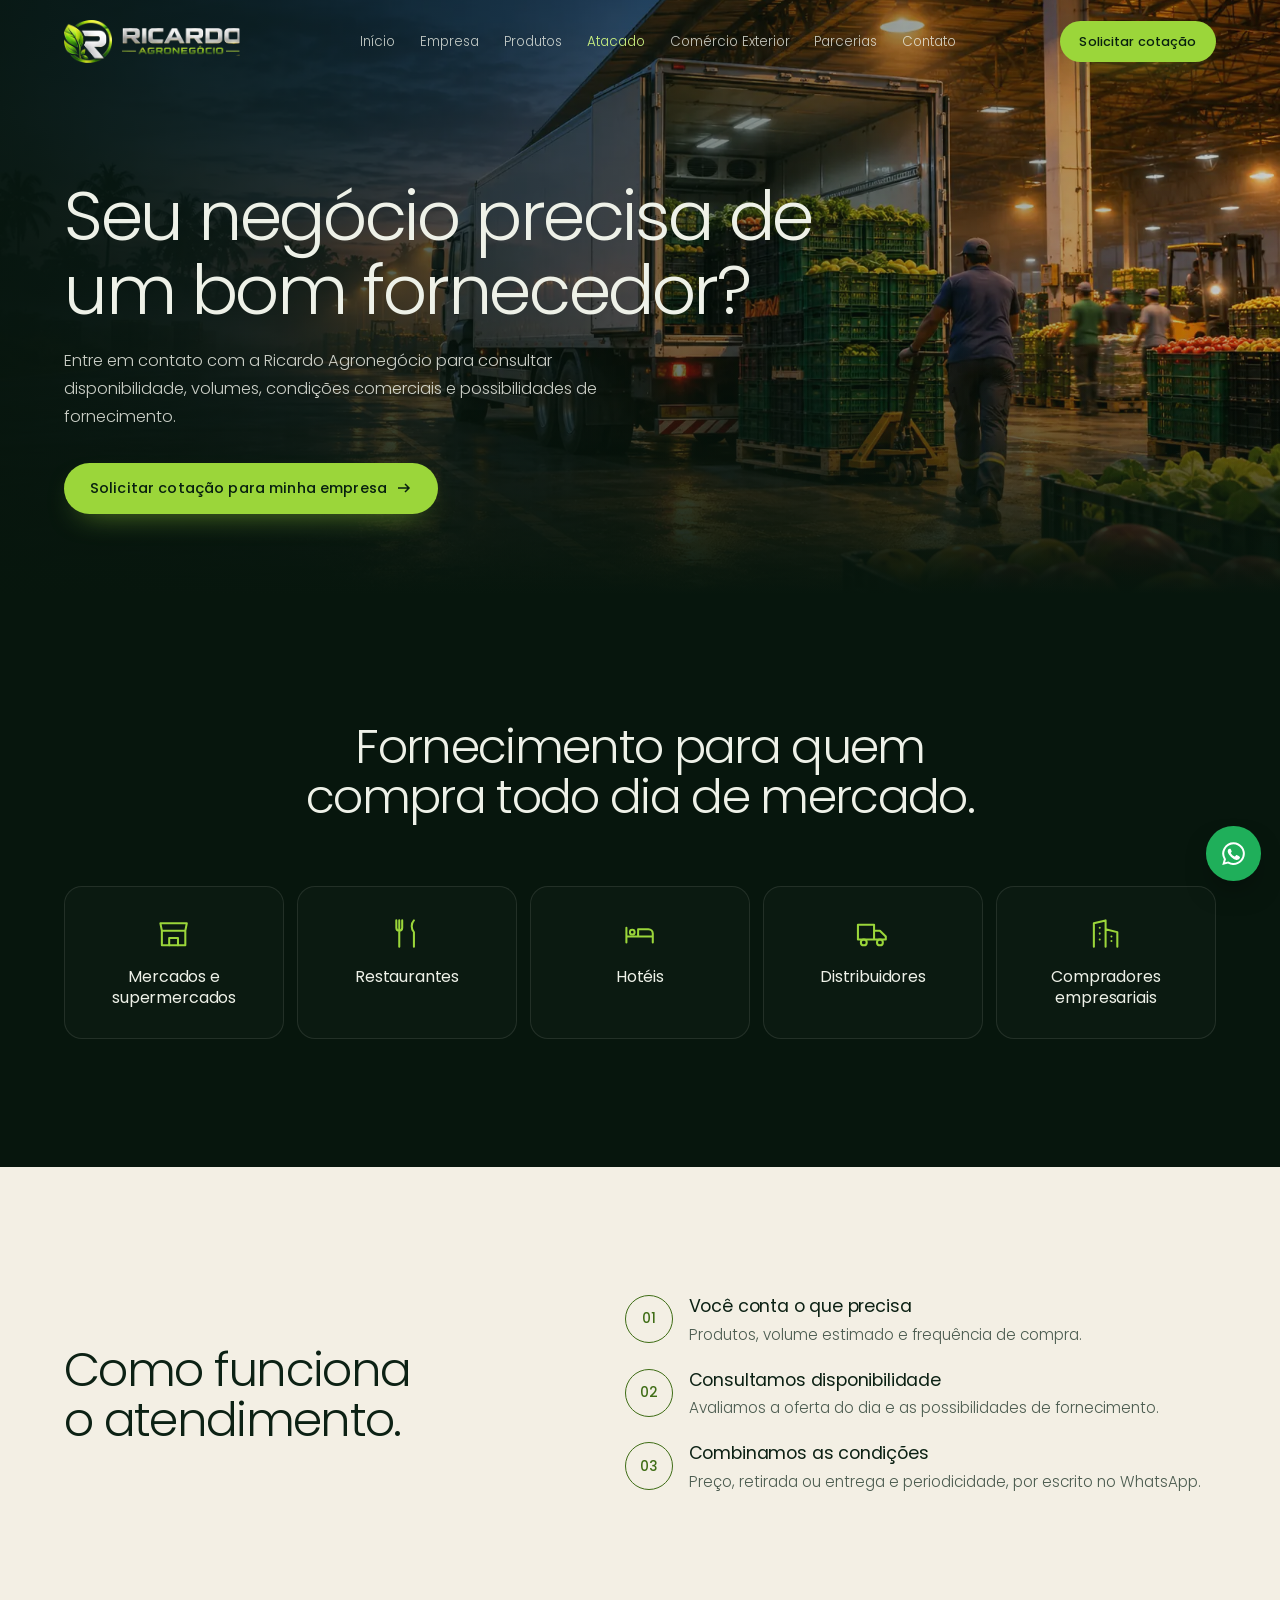
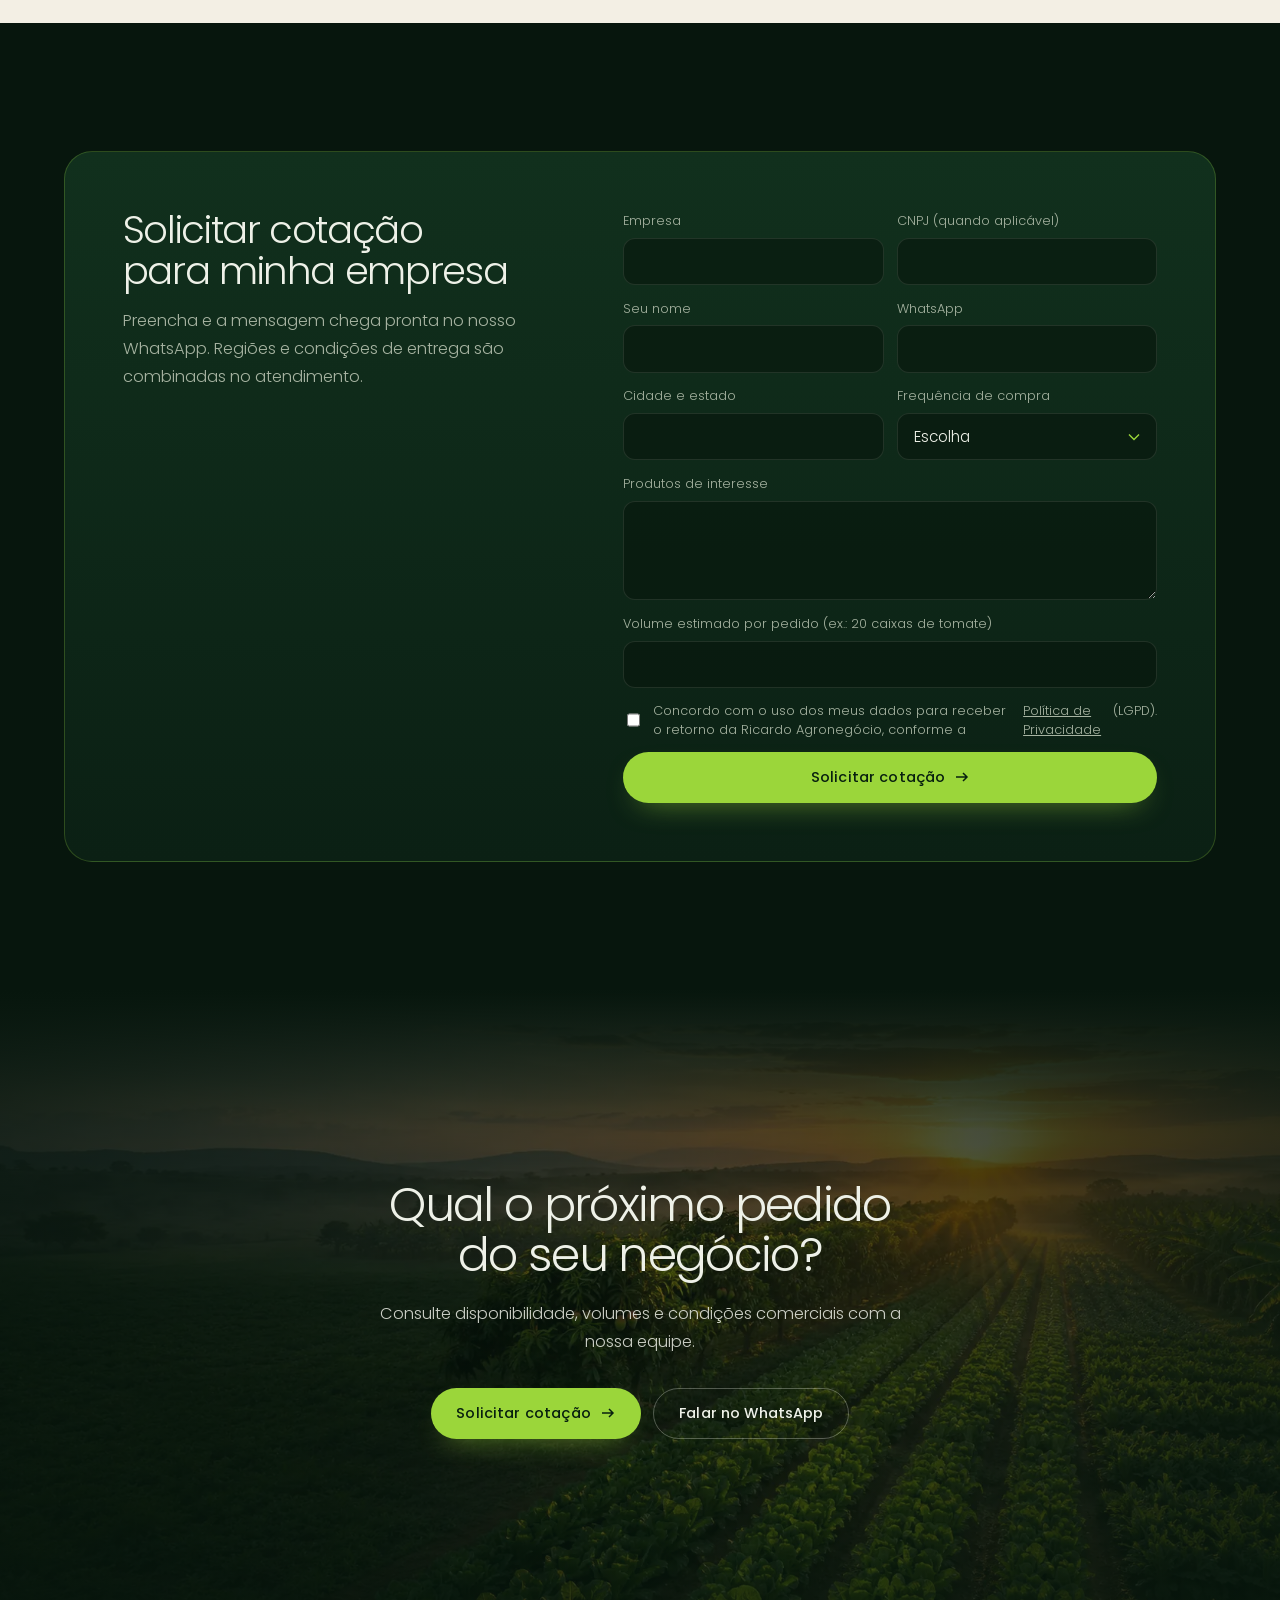
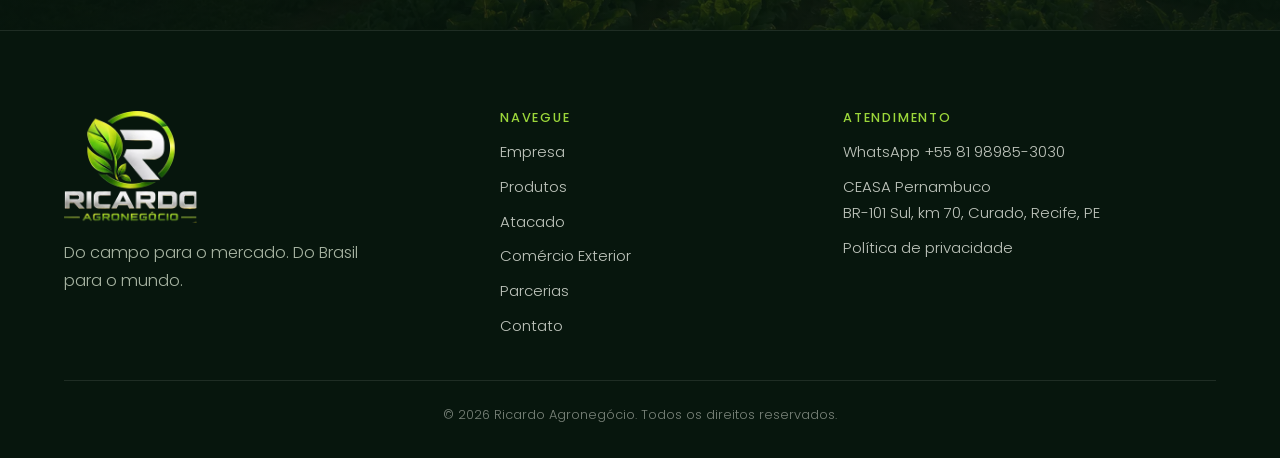
<file: atacado.html>
<!doctype html>
<html lang="pt-BR">
<head>
<meta charset="utf-8">
<meta name="viewport" content="width=device-width,initial-scale=1,viewport-fit=cover">
<title>Atacado e distribuição de hortifrúti em Recife | Ricardo Agronegócio</title>
<meta name="description" content="Fornecimento de frutas, verduras e legumes para mercados, restaurantes, hotéis, distribuidores e compradores empresariais a partir da CEASA Pernambuco.">
<meta name="robots" content="noindex,nofollow">
<link rel="canonical" href="https://www.ricardoagronegocio.com/atacado">
<meta name="theme-color" content="#07160D">
<meta property="og:type" content="website"><meta property="og:locale" content="pt_BR"><meta property="og:site_name" content="Ricardo Agronegócio">
<meta property="og:title" content="Atacado e distribuição de hortifrúti em Recife | Ricardo Agronegócio"><meta property="og:description" content="Fornecimento de frutas, verduras e legumes para mercados, restaurantes, hotéis, distribuidores e compradores empresariais a partir da CEASA Pernambuco."><meta property="og:url" content="https://www.ricardoagronegocio.com/atacado">
<meta property="og:image" content="https://www.ricardoagronegocio.com/assets/img/og-image.jpg"><meta name="twitter:card" content="summary_large_image">
<link rel="icon" href="/assets/img/favicon.png" type="image/png"><link rel="apple-touch-icon" href="/assets/img/apple-touch-icon.png">
<link rel="preload" href="/assets/fonts/poppins-300.woff2" as="font" type="font/woff2" crossorigin>
<link rel="preload" href="/assets/fonts/poppins-500.woff2" as="font" type="font/woff2" crossorigin>
<link rel="preload" as="image" imagesrcset="/assets/img/fotos/carga-1000.webp 1000w, /assets/img/fotos/carga-1672.webp 1672w" imagesizes="100vw" fetchpriority="high">
<script>document.documentElement.classList.add('js')</script>
<style>@font-face{font-family:"Poppins";src:url(/assets/fonts/poppins-300.woff2) format("woff2");font-weight:300;font-display:swap}@font-face{font-family:"Poppins";src:url(/assets/fonts/poppins-400.woff2) format("woff2");font-weight:400;font-display:swap}@font-face{font-family:"Poppins";src:url(/assets/fonts/poppins-500.woff2) format("woff2");font-weight:500;font-display:swap}@font-face{font-family:"Sans Reserva";src:local("Arial");size-adjust:112.5%}:root{--bg:#07160D;--bg-2:#0B2014;--bg-3:#11301D;--fg:#EEF1E8;--muted:#A6B3A1;--verde:#9BD63A;--verde-2:#C8EF80;--verde-3:#3F6D16;--creme:#F3EFE4;--creme-2:#E8E1D0;--tinta:#0C2114;--tinta-2:#4C5C50;--linha:rgba(155,214,58,.24);--linha-2:rgba(238,241,232,.1);--linha-c:rgba(12,33,20,.12);--sans:"Poppins","Sans Reserva",Arial,sans-serif;--t-hero:clamp(3rem,7.4vw,7.4rem);--t-h2:clamp(2rem,3.7vw,3.5rem);--gutter:clamp(1.25rem,5vw,4rem);--maxw:1280px;--section-py:clamp(5rem,10vw,8.5rem);--ease:cubic-bezier(.2,.8,.3,1);--r:20px}*,*::before,*::after{box-sizing:border-box}html{-webkit-text-size-adjust:100%;scroll-padding-top:6rem}body{margin:0;background:var(--bg);color:var(--fg);font:300 1.02rem/1.72 var(--sans);-webkit-font-smoothing:antialiased;overflow-x:clip}img{display:block;max-width:100%;height:auto}a{color:inherit;text-decoration:none}button,input,select,textarea{font:inherit;color:inherit}h1,h2,h3,p,ul,ol,figure,dl,dd,blockquote{margin:0}h1,h2{font-weight:300;line-height:1.06;letter-spacing:-.035em;text-wrap:balance}h3{font-weight:400;font-size:1.15rem;line-height:1.3;letter-spacing:-.01em}.wrap{width:100%;max-width:var(--maxw);margin-inline:auto;padding-inline:var(--gutter)}:focus-visible{outline:2px solid var(--verde);outline-offset:3px;border-radius:4px}::selection{background:var(--verde);color:var(--bg)}.btn{display:inline-flex;align-items:center;justify-content:center;gap:.55rem;min-height:3.2rem;padding:.7rem 1.55rem;border-radius:999px;border:1px solid transparent;font:500 .9rem/1.2 var(--sans);letter-spacing:.01em;white-space:nowrap;cursor:pointer;transition:background-color .35s var(--ease),border-color .35s var(--ease),color .35s var(--ease),transform .35s var(--ease),box-shadow .35s var(--ease)}.btn svg{width:1rem;height:1rem;flex:none;transition:transform .35s var(--ease)}.btn:hover svg{transform:translateX(3px)}.btn:active{transform:scale(.98)}.btn--verde{background:var(--verde);color:#08200F;box-shadow:0 12px 30px -16px rgba(155,214,58,.75)}.btn--verde:hover{background:var(--verde-2)}.btn--linha{border-color:rgba(238,241,232,.3);color:var(--fg)}.btn--linha:hover{border-color:var(--verde);color:var(--verde-2)}.btn--escuro{background:var(--tinta);color:var(--creme)}.btn--escuro:hover{background:var(--bg-3)}.ctas{display:flex;flex-wrap:wrap;gap:.75rem}.top{position:fixed;inset:0 0 auto 0;z-index:60;transition:background-color .4s var(--ease),border-color .4s var(--ease)}.top.solid,.menu-open .top{background:rgba(7,22,13,.86);-webkit-backdrop-filter:blur(14px);backdrop-filter:blur(14px);border-bottom:1px solid var(--linha-2)}.top__in{display:flex;align-items:center;justify-content:space-between;gap:1.2rem;height:5.2rem}.marca{display:flex;align-items:center;gap:.65rem;flex:none}.marca__r{width:3rem;height:auto}.marca__nome{height:1.75rem;width:auto}.nav{display:flex;align-items:center;gap:.15rem}.nav a:not(.btn){padding:.5rem .7rem;font-size:.84rem;color:rgba(238,241,232,.8);transition:color .3s}.nav a:not(.btn):hover,.nav a[aria-current="page"]{color:var(--verde-2)}.nav .btn{min-height:2.6rem;padding:.5rem 1.15rem;font-size:.8rem;margin-left:.5rem}.burger{display:none;width:2.9rem;height:2.9rem;border-radius:50%;border:1px solid var(--linha);background:none;cursor:pointer;position:relative}.burger span{position:absolute;left:50%;width:1.1rem;height:1.5px;background:var(--verde-2);transform:translateX(-50%);transition:transform .35s var(--ease),top .35s var(--ease)}.burger span:first-child{top:42%}.burger span:last-child{top:58%}.menu-open .burger span:first-child{top:50%;transform:translateX(-50%) rotate(45deg)}.menu-open .burger span:last-child{top:50%;transform:translateX(-50%) rotate(-45deg)}.capa{position:relative;min-height:100svh;display:flex;align-items:flex-end;overflow:hidden;isolation:isolate}.capa__bg{position:absolute;inset:0;z-index:-1}.capa__bg img{width:100%;height:100%;object-fit:cover;object-position:60% 50%;transform:scale(1.06)}.capa__video{position:absolute;inset:0;width:100%;height:100%;object-fit:cover;object-position:60% 50%;transform:scale(1.06);opacity:0;transition:opacity 1.4s ease}.capa__video.on{opacity:1}.capa__bg::after{content:"";position:absolute;inset:0;background:linear-gradient(90deg,rgba(7,22,13,.88) 0%,rgba(7,22,13,.6) 38%,rgba(7,22,13,.08) 72%),linear-gradient(0deg,var(--bg) 0%,rgba(7,22,13,0) 36%)}.capa__txt{max-width:58rem;padding-block:9rem clamp(4rem,11vh,6.5rem)}.capa h1{font-size:var(--t-hero);line-height:.98}.capa p{margin-top:1.5rem;max-width:32rem;font-size:clamp(1.05rem,1.3vw,1.22rem);color:rgba(238,241,232,.84)}.capa .ctas{margin-top:2.2rem}.safra{display:flex;align-items:stretch;border-block:1px solid var(--linha-2);background:var(--bg)}.safra__rot{flex:none;display:flex;flex-direction:column;justify-content:center;padding:1rem clamp(1.2rem,3vw,2.4rem);border-right:1px solid var(--linha-2);line-height:1.25}.safra__rot span{font-size:.78rem;color:var(--muted)}.safra__rot b{font-weight:400;font-size:1.15rem;color:var(--verde-2);text-transform:capitalize}.safra__trilho{flex:1;overflow:hidden;-webkit-mask:linear-gradient(90deg,transparent,#000 6%,#000 94%,transparent);mask:linear-gradient(90deg,transparent,#000 6%,#000 94%,transparent)}.safra__t{display:flex;width:max-content;animation:corre 60s linear infinite}.safra__t:hover{animation-play-state:paused}.safra__item{flex:none;display:flex;align-items:center;gap:.7rem;margin-right:2rem;padding-block:.85rem;font-size:.92rem;color:rgba(238,241,232,.86);transition:color .3s}.safra__item img{width:2.8rem;height:2.8rem;border-radius:50%;object-fit:cover;border:1px solid var(--linha)}.safra__item:hover{color:var(--verde-2)}@keyframes corre{to{transform:translate3d(-50%,0,0)}}.perc{position:relative;background:var(--bg)}.js .perc{height:420vh}.perc__palco{position:sticky;top:0;height:100svh;overflow:hidden;isolation:isolate}.perc__fotos{position:absolute;inset:0;z-index:-1}.perc__foto{position:absolute;inset:0;opacity:0;transition:opacity 1.1s var(--ease)}.perc__foto.on{opacity:1}.perc__foto img{width:100%;height:100%;object-fit:cover;transform:scale(1.08);transition:transform 6s linear}.perc__foto.on img{transform:scale(1)}.perc__fotos::after{content:"";position:absolute;inset:0;background:linear-gradient(90deg,rgba(7,22,13,.9) 0%,rgba(7,22,13,.55) 42%,rgba(7,22,13,.12) 75%),linear-gradient(0deg,rgba(7,22,13,.85) 0%,rgba(7,22,13,0) 40%),linear-gradient(180deg,rgba(7,22,13,.7) 0%,rgba(7,22,13,0) 25%)}.perc__in{height:100%;display:grid;grid-template-rows:auto 1fr auto;padding-block:7.5rem 2.6rem}.perc__titulo{font-size:clamp(2rem,3.6vw,3.4rem);max-width:40rem}.perc__titulo span{color:var(--verde-2)}.perc__etapas{position:relative;align-self:end;max-width:31rem;min-height:17rem}.perc__etapa{position:absolute;inset:auto 0 0 0;opacity:0;transform:translate3d(0,24px,0);transition:opacity .7s var(--ease),transform .9s var(--ease);pointer-events:none}.perc__etapa.on{opacity:1;transform:none;pointer-events:auto}.perc__m{display:none}.perc__n{font-size:.82rem;font-weight:500;letter-spacing:.18em;color:var(--verde)}.perc__etapa h3{margin-top:.4rem;font-size:clamp(1.6rem,2.4vw,2.2rem);font-weight:300;letter-spacing:-.02em}.perc__frase{margin-top:.6rem;font-size:1.12rem;color:var(--verde-2)}.perc__etapa p:not(.perc__n):not(.perc__frase){margin-top:.6rem;color:rgba(238,241,232,.8)}.perc__etapa .btn{margin-top:1.4rem}.perc__trilha{position:relative;display:grid;grid-template-columns:repeat(4,1fr);margin:2.2rem 0 0;padding:0;list-style:none}.perc__trilha i{position:absolute;left:0;right:0;top:.45rem;height:2px;background:var(--linha-2)}.perc__trilha i b{position:absolute;inset:0;background:linear-gradient(90deg,var(--verde-3),var(--verde-2));transform-origin:left;transform:scaleX(var(--p,0))}.perc__trilha li{position:relative;padding-top:1.6rem;font-size:.86rem;color:var(--muted);transition:color .5s}.perc__trilha li span{position:absolute;left:0;top:0;width:1rem;height:1rem;border-radius:50%;background:var(--bg);border:2px solid rgba(238,241,232,.3);transition:background-color .5s,border-color .5s,box-shadow .5s}.perc__trilha li.on{color:var(--fg)}.perc__trilha li.on span{background:var(--verde);border-color:var(--verde-2);box-shadow:0 0 0 6px rgba(155,214,58,.15)}.sec{position:relative;padding-block:var(--section-py)}.sec--creme{background:var(--creme);color:var(--tinta)}.sec--escuro2{background:var(--bg-2)}.cab{max-width:52rem;margin:0 auto clamp(2.6rem,5vw,4rem);text-align:center}.cab h2{font-size:var(--t-h2)}.cab p{margin:1.1rem auto 0;max-width:40rem;color:var(--muted)}.sec--creme .cab p,.sec--creme p{color:var(--tinta-2)}.fim{display:flex;justify-content:center;margin-top:clamp(2.4rem,5vw,3.4rem)}.cats{display:grid;grid-template-columns:repeat(3,1fr);gap:clamp(.9rem,1.6vw,1.3rem)}.cat{display:flex;flex-direction:column;border-radius:var(--r);overflow:hidden;background:#fff;border:1px solid var(--linha-c);transition:transform .5s var(--ease),box-shadow .5s var(--ease)}.cat__foto{aspect-ratio:16/10;overflow:hidden;background:#E6E3DD}.cat__foto img{width:100%;height:100%;object-fit:cover;transition:transform .9s var(--ease)}.cat__txt{display:flex;flex-direction:column;gap:.35rem;padding:1.3rem 1.4rem 1.4rem}.cat h3{font-size:1.25rem}.cat p{font-size:.92rem;color:var(--tinta-2)}.cat__n{display:inline-flex;align-items:center;gap:.45rem;margin-top:.5rem;font-size:.84rem;font-weight:500;color:var(--verde-3)}.cat__n svg{width:.9rem;height:.9rem}.cat:hover{transform:translateY(-5px);box-shadow:0 30px 60px -30px rgba(12,33,20,.35)}.cat:hover .cat__foto img{transform:scale(1.06)}.atac{overflow:clip;isolation:isolate}.atac__bg{position:absolute;inset:0;z-index:-1}.atac__bg img{width:100%;height:100%;object-fit:cover}.atac__bg::after{content:"";position:absolute;inset:0;background:linear-gradient(90deg,rgba(7,22,13,.94) 0%,rgba(7,22,13,.78) 40%,rgba(7,22,13,.2) 80%),linear-gradient(180deg,var(--bg) 0%,rgba(7,22,13,0) 18%,rgba(7,22,13,0) 82%,var(--bg) 100%)}.atac__in{min-height:min(48rem,92svh);display:flex;align-items:center}.atac__txt{max-width:36rem}.atac h2{font-size:var(--t-h2)}.atac p{margin-top:1.2rem;color:rgba(238,241,232,.84)}.compradores{display:grid;grid-template-columns:1fr;margin:1.8rem 0 2rem;padding:0;list-style:none;border-top:1px solid var(--linha-2)}.compradores li{display:flex;align-items:center;gap:.9rem;padding:.85rem 0;border-bottom:1px solid var(--linha-2);font-size:1rem}.compradores svg{width:1.4rem;height:1.4rem;flex:none;color:var(--verde)}.loja{display:grid;grid-template-columns:1.05fr .95fr;gap:clamp(2rem,6vw,5rem);align-items:center}.loja h2{font-size:var(--t-h2)}.passos{display:grid;gap:1.3rem;margin:2rem 0 2.2rem;padding:0;list-style:none}.passos li{display:grid;grid-template-columns:3rem 1fr;gap:1rem;align-items:start}.passos b{display:grid;place-items:center;width:3rem;height:3rem;border-radius:50%;border:1px solid var(--verde);color:var(--verde-2);font-weight:500;font-size:.85rem}.passos h3{font-size:1.1rem}.passos p{margin-top:.25rem;font-size:.95rem;color:var(--muted)}.passos--claro b{border-color:var(--verde-3);color:var(--verde-3)}.passos--claro p{color:var(--tinta-2)}.demo{max-width:25rem;margin-inline:auto;border-radius:28px;padding:1.4rem;background:linear-gradient(180deg,#F7F4EC,#EDE7D8);color:var(--tinta);box-shadow:0 40px 90px -40px rgba(0,0,0,.8),0 0 0 1px rgba(255,255,255,.06);transform:rotate(-2deg)}.demo__topo{display:flex;align-items:center;gap:.6rem;padding-bottom:1rem;border-bottom:1px solid var(--linha-c);font-weight:400}.demo__topo svg{width:1.3rem;height:1.3rem;color:var(--verde-3)}.demo__topo b{margin-left:auto;font-weight:500;font-size:.8rem;padding:.2rem .7rem;border-radius:999px;background:var(--tinta);color:var(--verde-2)}.demo__itens{margin:0;padding:0;list-style:none}.demo__itens li{display:grid;grid-template-columns:2.6rem 1fr auto;gap:.8rem;align-items:center;padding:.75rem 0;border-bottom:1px solid var(--linha-c);font-size:.95rem}.demo__itens img{width:2.6rem;height:2.6rem;border-radius:10px;object-fit:cover}.demo__itens b{font-weight:500;font-size:.88rem;color:var(--tinta-2)}.demo__btn{display:flex;align-items:center;justify-content:center;gap:.6rem;margin-top:1.2rem;padding:.9rem;border-radius:999px;background:#1FAF5A;color:#fff;font-weight:500;font-size:.92rem}.demo__btn svg{width:1.2rem;height:1.2rem}.mundo{position:relative;min-height:min(52rem,100svh);display:flex;align-items:center;overflow:clip;isolation:isolate;padding-block:var(--section-py)}.mundo__bg{position:absolute;inset:0;z-index:-1}.mundo__bg img{width:100%;height:100%;object-fit:cover;object-position:60% 50%}.mundo__bg::after{content:"";position:absolute;inset:0;background:linear-gradient(90deg,rgba(7,22,13,.92) 0%,rgba(7,22,13,.66) 42%,rgba(7,22,13,.1) 80%),linear-gradient(180deg,var(--bg) 0%,rgba(7,22,13,0) 16%,rgba(7,22,13,0) 84%,var(--bg) 100%)}.mundo__txt{max-width:36rem}.mundo h2{font-size:var(--t-h2)}.mundo p{margin-top:1.2rem;color:rgba(238,241,232,.84)}.mundo .ctas{margin-top:2rem}.mundo__dado{margin-top:2.4rem!important;padding-top:1.4rem;border-top:1px solid var(--linha);font-size:1.02rem;color:var(--fg)!important}.mundo__dado small{display:block;margin-top:.4rem;font-size:.76rem;color:var(--muted)}.origem__topo{display:grid;grid-template-columns:.85fr 1.15fr;gap:clamp(2rem,6vw,5rem);align-items:center}.origem__foto{border-radius:24px;overflow:hidden;aspect-ratio:4/5;background:var(--creme-2)}.origem__foto img{width:100%;height:100%;object-fit:cover}.origem h2{font-size:var(--t-h2)}.origem__txt>p{margin-top:1.1rem}.origens{display:grid;grid-template-columns:repeat(2,1fr);gap:0;margin:1.8rem 0 0;padding:0;list-style:none;border-top:1px solid var(--linha-c)}.origens li{padding:1rem 1rem 1rem 0;border-bottom:1px solid var(--linha-c)}.origens li:nth-child(odd){padding-right:1.4rem}.origens h3{font-size:1rem;font-weight:500;color:var(--tinta)}.origens p{margin-top:.2rem;font-size:.9rem}.origens--grade{grid-template-columns:repeat(3,1fr);column-gap:2rem}.origem__fonte{margin-top:1.2rem!important;font-size:.78rem;opacity:.8}.cal{background:var(--bg-2)}.cal__abas{display:flex;justify-content:center;gap:.4rem;flex-wrap:wrap;margin-bottom:2rem}.cal__abas button{min-width:3.6rem;padding:.55rem .9rem;border-radius:999px;border:1px solid var(--linha-2);background:none;cursor:pointer;font-size:.86rem;text-transform:capitalize;color:var(--muted);transition:all .3s var(--ease)}.cal__abas button:hover{border-color:var(--verde);color:var(--fg)}.cal__abas button[aria-selected="true"]{background:var(--verde);border-color:var(--verde);color:#08200F;font-weight:500}.cal__grade{display:grid;grid-template-columns:repeat(auto-fill,minmax(7.4rem,1fr));gap:.8rem;min-height:9rem}.cal__item{display:flex;flex-direction:column;align-items:center;gap:.6rem;padding:.9rem .6rem 1rem;border-radius:16px;border:1px solid var(--linha-2);background:rgba(255,255,255,.02);text-align:center;font-size:.86rem;transition:border-color .3s,transform .4s var(--ease);animation:surge .5s var(--ease) both}.cal__item img{width:4.4rem;height:4.4rem;border-radius:50%;object-fit:cover}.cal__item:hover{border-color:var(--verde);transform:translateY(-3px)}.cal__fonte{margin-top:1.6rem;text-align:center;font-size:.78rem;color:var(--muted)}@keyframes surge{from{opacity:0;transform:translateY(8px)}}.lider__in{display:grid;grid-template-columns:.8fr 1.2fr;gap:clamp(2rem,6vw,5rem);align-items:center}.lider__marca{width:min(100%,22rem);margin-inline:auto;filter:drop-shadow(0 30px 60px rgba(0,0,0,.5))}.lider h2{font-size:var(--t-h2)}.lider__cargo{margin-top:.5rem;color:var(--verde-2)}.lider__txt>p:not(.lider__cargo){margin-top:1rem;color:rgba(238,241,232,.82)}.lider blockquote{margin-top:1.8rem;padding-left:1.4rem;border-left:2px solid var(--verde);font-size:clamp(1.2rem,1.8vw,1.55rem);line-height:1.5;font-weight:300}.lider .ctas{margin-top:2rem}.onde__grid{display:grid;grid-template-columns:1fr 1fr;gap:clamp(2rem,6vw,5rem);align-items:center}.onde__mapa svg{width:100%;height:auto;display:block}.onde__credito{margin-top:.5rem;font-size:.72rem;color:var(--muted);text-align:center}.m-agua{fill:none;stroke:#245a4a;stroke-width:1.2}.m-rua{fill:none;stroke:#2f4d38;stroke-width:.8}.m-via{fill:none;stroke:#7FB52E;stroke-width:2;opacity:.75}.m-area{fill:rgba(155,214,58,.1);stroke:var(--verde);stroke-width:1.6}.m-galpao{fill:rgba(155,214,58,.3);stroke:var(--verde-2);stroke-width:.6}.m-pino circle{fill:var(--verde-2)}.m-pulso{fill:none!important;stroke:var(--verde-2);stroke-width:1.5;transform-origin:center;transform-box:fill-box;animation:pulso 2.6s var(--ease) infinite}.m-pulso+.m-pulso{animation-delay:1.3s}@keyframes pulso{from{transform:scale(.3);opacity:1}to{transform:scale(2.2);opacity:0}}.onde h2{font-size:var(--t-h2)}.onde__lugar{margin-top:1.2rem;font-size:1.3rem;color:var(--verde-2)}.onde__txt p:not(.onde__lugar){margin-top:.7rem;color:rgba(238,241,232,.8)}.onde .ctas{margin-top:2rem}.faq{display:grid;grid-template-columns:.8fr 1.2fr;gap:clamp(2rem,5vw,4rem);align-items:start}.faq__cab{position:sticky;top:7rem}.faq h2{font-size:var(--t-h2)}.faq__item{border-bottom:1px solid var(--linha-c)}.faq__item summary{display:flex;justify-content:space-between;align-items:center;gap:1rem;padding:1.2rem 0;cursor:pointer;list-style:none;font-size:1.06rem;font-weight:400}.faq__item summary::-webkit-details-marker{display:none}.faq__item summary span{flex:none;display:grid;place-items:center;width:2rem;height:2rem;border-radius:50%;border:1px solid var(--linha-c);transition:transform .4s var(--ease),background-color .3s}.faq__item summary svg{width:1rem;height:1rem}.faq__item[open] summary span{transform:rotate(45deg);background:var(--tinta);color:var(--creme)}.faq__item p{padding:0 3rem 1.3rem 0}.final{position:relative;min-height:min(40rem,86svh);display:flex;align-items:center;justify-content:center;text-align:center;overflow:clip;isolation:isolate;padding-block:var(--section-py)}.final__bg{position:absolute;inset:0;z-index:-1}.final__bg img{width:100%;height:100%;object-fit:cover}.final__bg::after{content:"";position:absolute;inset:0;background:radial-gradient(70% 70% at 50% 50%,rgba(7,22,13,.55),rgba(7,22,13,.9)),linear-gradient(180deg,var(--bg) 0%,rgba(7,22,13,0) 22%)}.final__txt{max-width:44rem;margin-inline:auto}.final h2{font-size:var(--t-h2)}.final p{margin:1.2rem auto 0;max-width:34rem;color:rgba(238,241,232,.84)}.final .ctas{justify-content:center;margin-top:2rem}.rod{padding-block:clamp(3.5rem,7vw,5rem) 2rem;border-top:1px solid var(--linha-2);background:var(--bg)}.rod__grid{display:grid;grid-template-columns:1.3fr 1fr 1.2fr;gap:2rem}.rod__marca img{height:7rem;width:auto}.rod__frase{margin-top:1rem;color:var(--muted);max-width:20rem}.rod__col{display:flex;flex-direction:column;gap:.55rem}.rod__col h2{font-size:.8rem;font-weight:500;letter-spacing:.14em;text-transform:uppercase;color:var(--verde);margin-bottom:.4rem}.rod__col a{font-size:.94rem;color:rgba(238,241,232,.8);transition:color .3s}.rod__col a:hover{color:var(--verde-2)}.rod__fim{margin-top:2.6rem;padding-top:1.4rem;border-top:1px solid var(--linha-2);font-size:.8rem;color:rgba(238,241,232,.5);text-align:center}.zap{position:fixed;right:1.2rem;bottom:1.2rem;z-index:50;width:3.4rem;height:3.4rem;border-radius:50%;display:grid;place-items:center;background:#1FAF5A;color:#fff;box-shadow:0 14px 30px -12px rgba(0,0,0,.6);transition:transform .35s var(--ease)}.zap:hover{transform:scale(1.07)}.zap svg{width:1.7rem;height:1.7rem}.pagtopo{position:relative;min-height:66svh;display:flex;align-items:flex-end;overflow:hidden;isolation:isolate;padding-block:9rem clamp(3rem,7vw,5rem)}.pagtopo__bg{position:absolute;inset:0;z-index:-1}.pagtopo__bg img{width:100%;height:100%;object-fit:cover}.pagtopo__bg::after{content:"";position:absolute;inset:0;background:linear-gradient(90deg,rgba(7,22,13,.9) 0%,rgba(7,22,13,.55) 50%,rgba(7,22,13,.2) 100%),linear-gradient(0deg,var(--bg) 0%,rgba(7,22,13,0) 45%)}.pagtopo__txt{max-width:50rem}.pagtopo h1{font-size:clamp(2.6rem,5.4vw,5.2rem)}.pagtopo p{margin-top:1.3rem;max-width:38rem;font-size:clamp(1.02rem,1.2vw,1.15rem);color:rgba(238,241,232,.84)}.pagtopo .ctas{margin-top:2rem}.par{display:grid;grid-template-columns:.85fr 1.15fr;gap:clamp(2rem,6vw,5rem);align-items:start}.par__cab{position:sticky;top:7rem}.par h2{font-size:var(--t-h2)}.texto p{font-size:clamp(1.05rem,1.25vw,1.18rem);line-height:1.8;color:rgba(238,241,232,.86)}.sec--creme .texto p{color:var(--tinta-2)}.texto p+p{margin-top:1.2rem}.texto--pag{max-width:46rem}.texto--pag h2{font-size:clamp(1.35rem,2vw,1.8rem);margin:2.4rem 0 .8rem}.dims{display:grid;grid-template-columns:repeat(5,1fr);gap:.8rem;margin:0;padding:0;list-style:none}.dims li{display:flex;flex-direction:column;gap:1rem;padding:1.4rem 1.2rem 1.5rem;border-radius:18px;border:1px solid var(--linha-2);background:linear-gradient(180deg,rgba(155,214,58,.06),transparent 70%)}.dims b{font-weight:500;font-size:.82rem;letter-spacing:.14em;color:var(--verde)}.dims span{font-size:1rem;line-height:1.45}.mv{display:grid;grid-template-columns:1fr 1fr;gap:clamp(1.5rem,4vw,3rem)}.mv__item{padding:clamp(1.8rem,3.5vw,2.8rem);border-radius:24px;background:#fff;border:1px solid var(--linha-c)}.mv__item h2{font-size:clamp(1.6rem,2.6vw,2.3rem);color:var(--tinta)}.mv__item p{margin-top:1rem}.valores{display:grid;grid-template-columns:repeat(3,1fr);gap:clamp(.8rem,1.5vw,1.1rem)}.valor{padding:1.6rem 1.5rem 1.7rem;border-radius:18px;border:1px solid var(--linha-2);background:rgba(255,255,255,.02);transition:border-color .4s,transform .4s var(--ease)}.valor span{font-size:.8rem;font-weight:500;letter-spacing:.14em;color:var(--verde)}.valor h3{margin-top:.8rem;font-size:1.2rem}.valor p{margin-top:.5rem;font-size:.93rem;color:var(--muted)}.valor:hover{border-color:var(--linha);transform:translateY(-4px)}.marq{overflow:hidden;margin-top:clamp(3rem,6vw,4.5rem);border-block:1px solid var(--linha);padding-block:1.3rem}.marq__t{display:flex;width:max-content;animation:corre 46s linear infinite}.marq__t span{flex:none;margin-right:2.4rem;font-size:clamp(1.3rem,2.4vw,2.2rem);white-space:nowrap}.marq__t i{flex:none;margin-right:2.4rem;align-self:center;width:.5rem;height:.5rem;border-radius:50%;background:var(--verde)}.lider--pag .lider__in{align-items:start}.lider--pag .lider__marca{position:sticky;top:8rem}.quem{display:grid;grid-template-columns:repeat(5,1fr);gap:.8rem;margin:0;padding:0;list-style:none}.quem li{display:flex;flex-direction:column;align-items:center;gap:1rem;padding:1.8rem 1rem;border-radius:18px;border:1px solid var(--linha-2);text-align:center;background:rgba(255,255,255,.02)}.quem svg{width:2.2rem;height:2.2rem;color:var(--verde)}.quem h3{font-size:1rem}.como{display:grid;grid-template-columns:.9fr 1.1fr;gap:clamp(2rem,6vw,5rem);align-items:center}.como h2{font-size:var(--t-h2)}.como .passos{margin:0}.blocos{display:grid;grid-template-columns:repeat(3,1fr);gap:clamp(.8rem,1.5vw,1.1rem)}.bloco{padding:1.7rem 1.6rem;border-radius:18px;border:1px solid var(--linha-2);background:rgba(255,255,255,.02)}.bloco svg{width:2rem;height:2rem;color:var(--verde)}.bloco h3{margin-top:1.1rem;font-size:1.12rem}.bloco p{margin-top:.45rem;font-size:.93rem;color:var(--muted)}.par--centro{align-items:center}.caixa{display:grid;grid-template-columns:.9fr 1.1fr;gap:clamp(2rem,5vw,4rem);padding:clamp(1.8rem,4.5vw,3.6rem);border-radius:28px;background:linear-gradient(180deg,var(--bg-3),var(--bg-2));border:1px solid var(--linha)}.caixa h2{font-size:clamp(1.8rem,3vw,2.7rem)}.caixa__txt p{margin-top:1rem;color:var(--muted)}.tel{display:inline-flex;align-items:center;gap:.6rem;margin-top:1.6rem;font-size:1.2rem;color:var(--verde-2)}.tel svg{width:1.4rem;height:1.4rem}.form{display:grid;grid-template-columns:1fr 1fr;gap:.8rem}.campo{display:flex;flex-direction:column;gap:.35rem}.campo--cheio{grid-column:1/-1}.campo label{font-size:.8rem;color:var(--muted)}.campo input,.campo select,.campo textarea{width:100%;min-height:2.95rem;padding:.6rem 1rem;border-radius:12px;border:1px solid var(--linha-2);background:rgba(7,22,13,.6);font-size:.95rem;transition:border-color .3s}.campo select{appearance:none;-webkit-appearance:none;background-image:url("data:image/svg+xml,%3Csvg xmlns='http://www.w3.org/2000/svg' width='12' height='8' fill='none'%3E%3Cpath d='M1 1.5l5 5 5-5' stroke='%239BD63A' stroke-width='1.4'/%3E%3C/svg%3E");background-repeat:no-repeat;background-position:right 1rem center;padding-right:2.4rem}.campo select option{background:var(--bg-2)}.campo textarea{min-height:4.6rem;resize:vertical}.campo input:focus,.campo select:focus,.campo textarea:focus{outline:none;border-color:var(--verde)}.form .btn{grid-column:1/-1;width:100%}.form__mel{position:absolute;left:-9999px}.aceite{grid-column:1/-1;display:flex;gap:.6rem;font-size:.8rem;color:var(--muted);line-height:1.5}.aceite a{text-decoration:underline}.aceite input{margin-top:.2rem;accent-color:var(--verde);flex:none}.catal{padding-block:clamp(2.5rem,5vw,4rem) var(--section-py);background:var(--creme);color:var(--tinta)}.catal__barra{position:sticky;top:5.2rem;z-index:20;display:flex;flex-wrap:wrap;align-items:center;gap:.8rem;margin-inline:calc(var(--gutter) * -1);padding:.9rem var(--gutter);background:rgba(243,239,228,.92);-webkit-backdrop-filter:blur(12px);backdrop-filter:blur(12px);border-bottom:1px solid var(--linha-c)}.busca{display:flex;align-items:center;gap:.6rem;flex:1 1 18rem;max-width:24rem;padding:.2rem 1rem;border-radius:999px;border:1px solid var(--linha-c);background:#fff}.busca svg{width:1.1rem;height:1.1rem;color:var(--tinta-2);flex:none}.busca input{width:100%;min-height:2.6rem;border:0;background:none;font-size:.95rem;color:var(--tinta)}.busca input:focus{outline:none}.filtros{display:flex;flex-wrap:wrap;gap:.4rem}.filtros::-webkit-scrollbar{display:none}.filtros button{flex:none;padding:.55rem 1rem;border-radius:999px;border:1px solid var(--linha-c);background:#fff;font-size:.84rem;cursor:pointer;color:var(--tinta);transition:all .3s var(--ease)}.filtros button:hover{border-color:var(--verde-3)}.filtros button.on{background:var(--tinta);border-color:var(--tinta);color:var(--verde-2)}.catal__bloco{padding-top:clamp(2.4rem,5vw,3.6rem);scroll-margin-top:10rem}.catal__cab{display:flex;align-items:baseline;justify-content:space-between;gap:1rem;flex-wrap:wrap;margin-bottom:1.4rem;padding-bottom:1rem;border-bottom:1px solid var(--linha-c)}.catal__cab h2{font-size:clamp(1.6rem,2.8vw,2.4rem)}.catal__cab p{color:var(--tinta-2);font-size:.95rem}.prods{display:grid;grid-template-columns:repeat(auto-fill,minmax(15rem,1fr));gap:clamp(.8rem,1.4vw,1.1rem)}.prod{display:flex;flex-direction:column;border-radius:18px;overflow:hidden;background:#fff;border:1px solid var(--linha-c);scroll-margin-top:11rem;transition:box-shadow .4s var(--ease),border-color .4s}.prod:hover{box-shadow:0 24px 50px -30px rgba(12,33,20,.4)}.prod:target{border-color:var(--verde-3);box-shadow:0 0 0 3px rgba(155,214,58,.35)}.prod__foto{position:relative;aspect-ratio:1;background:#E6E3DD;overflow:hidden}.prod__foto img{width:100%;height:100%;object-fit:cover}.prod__selo{position:absolute;left:.8rem;bottom:.8rem;padding:.25rem .7rem;border-radius:999px;background:var(--tinta);color:var(--verde-2);font-size:.74rem;font-weight:500}.prod__txt{flex:1;padding:1.1rem 1.15rem .4rem}.prod h3{font-size:1.15rem}.prod__var{margin-top:.15rem;font-size:.82rem;color:var(--verde-3)!important}.prod__desc{margin-top:.5rem;font-size:.88rem;line-height:1.55;color:var(--tinta-2)}.prod__info{margin-top:.8rem;display:grid;gap:.35rem;font-size:.8rem;line-height:1.45}.prod__info div{display:grid;grid-template-columns:5.6rem 1fr;gap:.5rem}.prod__info dt{color:var(--tinta-2)}.prod__info dd{color:var(--tinta)}.prod__add{display:flex;align-items:center;justify-content:center;gap:.5rem;margin:.9rem 1.15rem 1.15rem;min-height:2.8rem;border-radius:999px;border:1px solid var(--tinta);background:none;cursor:pointer;font-size:.86rem;font-weight:500;color:var(--tinta);transition:all .3s var(--ease)}.prod__add svg{width:1rem;height:1rem}.prod__add:hover{background:var(--tinta);color:var(--verde-2)}.prod__add.na{background:var(--verde);border-color:var(--verde);color:#08200F}.catal__vazio{padding:3rem 0;text-align:center;color:var(--tinta-2)}.catal__nota{margin-top:2.6rem;font-size:.82rem;color:var(--tinta-2);text-align:center}.cesta{position:fixed;left:0;right:0;bottom:1.2rem;z-index:55;display:flex;justify-content:center;pointer-events:none}.cesta__abre,.cesta__painel{pointer-events:auto}.cesta__abre{display:flex;align-items:center;gap:.7rem;padding:.75rem .9rem .75rem 1.3rem;border-radius:999px;border:0;background:var(--tinta);color:var(--creme);cursor:pointer;font-size:.92rem;box-shadow:0 18px 40px -16px rgba(0,0,0,.6)}.cesta__abre svg{width:1.2rem;height:1.2rem;color:var(--verde)}.cesta__abre b{min-width:1.9rem;height:1.9rem;display:grid;place-items:center;border-radius:999px;background:var(--verde);color:#08200F;font-weight:500;font-size:.85rem}.cesta.pula .cesta__abre{animation:pula .5s var(--ease)}@keyframes pula{40%{transform:scale(1.08)}}.cesta__painel{position:fixed;right:1rem;bottom:5.4rem;width:min(26rem,calc(100vw - 2rem));max-height:calc(100svh - 7.5rem);overflow:auto;padding:1.3rem;border-radius:24px;background:#FBF9F3;color:var(--tinta);box-shadow:0 40px 90px -30px rgba(0,0,0,.7)}.cesta__topo{display:flex;align-items:center;justify-content:space-between;gap:1rem;padding-bottom:.8rem;border-bottom:1px solid var(--linha-c)}.cesta__topo h2{font-size:1.25rem;letter-spacing:-.01em}.cesta__topo button{width:2.4rem;height:2.4rem;border-radius:50%;border:1px solid var(--linha-c);background:none;cursor:pointer;display:grid;place-items:center}.cesta__topo svg{width:1rem;height:1rem}.cesta__itens{margin:0;padding:0;list-style:none}.cesta__itens li{display:grid;grid-template-columns:2.8rem 1fr auto;gap:.3rem .8rem;align-items:center;padding:.8rem 0;border-bottom:1px solid var(--linha-c)}.cesta__itens img{grid-row:span 2;width:2.8rem;height:2.8rem;border-radius:10px;object-fit:cover}.cesta__itens .nome{font-size:.95rem;font-weight:400}.cesta__itens .tira{width:2rem;height:2rem;border:0;background:none;cursor:pointer;color:var(--tinta-2);display:grid;place-items:center}.cesta__itens .tira svg{width:.9rem;height:.9rem}.cesta__itens .qtd{grid-column:2/4;display:flex;gap:.5rem}.cesta__itens input,.cesta__itens select{min-height:2.3rem;border-radius:10px;border:1px solid var(--linha-c);background:#fff;padding:.3rem .6rem;font-size:.88rem;color:var(--tinta)}.cesta__itens input{width:4.6rem}.cesta__itens select{flex:1}.cesta__vazia{padding:1.2rem 0;font-size:.9rem;color:var(--tinta-2)}.cesta__form{display:grid;grid-template-columns:1fr 1fr;gap:.6rem;margin-top:1rem}.cesta__form .campo label{color:var(--tinta-2)}.cesta__form .campo input,.cesta__form .campo select{background:#fff;border-color:var(--linha-c);color:var(--tinta);min-height:2.6rem}.cesta__form .btn{grid-column:1/-1;background:#1FAF5A;color:#fff;box-shadow:none}.cesta__form .btn svg{width:1.2rem;height:1.2rem}.cesta__form .btn:hover{background:#178f49}.obrigado{min-height:100svh;display:grid;place-items:center;text-align:center;padding:2rem}.obrigado img{width:6rem;height:auto;margin:0 auto 2rem}.obrigado h1{font-size:clamp(1.8rem,4vw,2.8rem)}.obrigado p{margin-top:1rem;color:var(--muted)}.gira{width:2.6rem;height:2.6rem;margin:2rem auto;border-radius:50%;border:1.5px solid var(--linha-2);border-top-color:var(--verde);animation:gira 1s linear infinite}@keyframes gira{to{transform:rotate(360deg)}}.obrigado .ctas{justify-content:center}.js .rv{opacity:0;transform:translate3d(0,26px,0);transition:opacity .9s var(--ease),transform 1.1s var(--ease)}.js .rv.in{opacity:1;transform:none}.js .rv[data-d="1"]{transition-delay:.08s}.js .rv[data-d="2"]{transition-delay:.16s}@media (max-width:1180px){.nav{display:none}.burger{display:block}.menu-open .nav{display:flex;position:fixed;inset:5.2rem 0 auto 0;flex-direction:column;align-items:stretch;gap:0;padding:1rem var(--gutter) 1.6rem;background:var(--bg);border-bottom:1px solid var(--linha-2)}.menu-open .nav a:not(.btn){text-align:center;padding:.9rem;border-bottom:1px solid var(--linha-2);font-size:.95rem}.menu-open .nav .btn{margin:1rem 0 0}.dims{grid-template-columns:repeat(3,1fr)}.quem{grid-template-columns:repeat(3,1fr)}}@media (max-width:900px){.cats,.valores,.blocos{grid-template-columns:repeat(2,1fr)}.loja,.origem__topo,.lider__in,.onde__grid,.faq,.par,.como,.caixa,.mv{grid-template-columns:1fr}.faq__cab,.par__cab{position:relative;top:0}.rod__grid{grid-template-columns:1fr 1fr}.rod__marca{grid-column:1/-1}.origens--grade{grid-template-columns:repeat(2,1fr)}.lider--pag .lider__marca{position:relative;top:0}.lider__marca{width:min(60%,14rem)}}@media (max-width:760px){.top__in{height:4.6rem}.marca__r{width:2.6rem}.marca__nome{height:1.45rem}.menu-open .nav{inset:4.6rem 0 auto 0}.capa{align-items:flex-start;text-align:center}.capa__bg img{object-position:50% 70%}.capa__video{object-position:50% 70%;transform:none}.capa__bg::after{background:linear-gradient(180deg,rgba(7,22,13,.82) 0%,rgba(7,22,13,.55) 40%,rgba(7,22,13,.05) 66%,rgba(7,22,13,.2) 84%,var(--bg) 100%)}.capa__txt{padding:7.4rem 0 clamp(15rem,58vw,20rem);margin-inline:auto}.capa p{margin-inline:auto}.ctas{justify-content:center}.safra__rot{padding-inline:1rem}.safra__rot b{font-size:1rem}.js .perc{height:auto}.perc__palco{position:relative;height:auto;overflow:visible}.perc__fotos{display:none}.perc__in{display:block;padding-block:var(--section-py)}.perc__titulo{text-align:center;margin-inline:auto}.perc__etapas{min-height:0;max-width:none;margin-top:2.4rem;display:grid;gap:1.2rem}.perc__etapa{position:relative;inset:auto;opacity:1;transform:none;pointer-events:auto;border-radius:22px;overflow:hidden;border:1px solid var(--linha-2);background:var(--bg-2);padding:0 1.3rem 1.5rem}.perc__m{display:block;margin:0 -1.3rem 1.2rem;aspect-ratio:16/10;overflow:hidden}.perc__m img{width:100%;height:100%;object-fit:cover}.perc__trilha{display:none}.cats,.valores,.blocos,.dims{grid-template-columns:1fr}.quem{grid-template-columns:repeat(2,1fr)}.quem li:last-child{grid-column:1/-1}.compradores{grid-template-columns:1fr}.atac__in{min-height:0}.atac__bg::after{background:linear-gradient(180deg,var(--bg) 0%,rgba(7,22,13,.82) 30%,rgba(7,22,13,.9) 100%)}.atac__txt,.mundo__txt,.loja__txt,.origem__txt,.lider__txt,.onde__txt{text-align:center}.passos li{text-align:left}.mundo__bg::after{background:linear-gradient(180deg,var(--bg) 0%,rgba(7,22,13,.7) 25%,rgba(7,22,13,.88) 100%)}.origens{grid-template-columns:1fr;text-align:left}.origens--grade{grid-template-columns:1fr}.origem__foto{max-width:24rem;margin-inline:auto}.lider blockquote{border-left:0;padding-left:0;border-top:2px solid var(--verde);padding-top:1.2rem}.faq__item p{padding-right:0}.form,.cesta__form{grid-template-columns:1fr}.rod__grid{grid-template-columns:1fr;text-align:center}.rod__marca img{margin-inline:auto}.rod__frase{margin-inline:auto}.pagtopo{min-height:56svh;text-align:center;padding-top:8rem}.pagtopo p{margin-inline:auto}.catal__barra{top:4.6rem;padding-block:.7rem}.filtros{flex-wrap:nowrap;overflow-x:auto;scrollbar-width:none;margin-inline:calc(var(--gutter) * -1);padding-inline:var(--gutter)}.filtros::-webkit-scrollbar{display:none}.busca{max-width:none}.prods{grid-template-columns:repeat(2,1fr);gap:.6rem}.prod__txt{padding:.8rem .8rem .2rem}.prod h3{font-size:1rem}.prod__desc{display:none}.prod__info div{grid-template-columns:1fr;gap:0}.prod__info div:last-child{display:none}.prod__add{margin:.7rem .8rem .8rem;min-height:2.5rem;font-size:.8rem}.prod__add span{display:none}.prod__add::after{content:"Adicionar"}.prod__add.na::after{content:"Na lista"}.cesta{left:1rem;right:5.4rem}.cesta__abre{width:100%;justify-content:space-between}.cesta__painel{left:.5rem;right:.5rem;width:auto;bottom:5.2rem}.cal__abas{flex-wrap:nowrap;overflow-x:auto;justify-content:flex-start;margin-inline:calc(var(--gutter) * -1);padding-inline:var(--gutter);scrollbar-width:none}.cal__abas::-webkit-scrollbar{display:none}.cal__grade{grid-template-columns:repeat(3,1fr);gap:.55rem}.cal__item img{width:3.6rem;height:3.6rem}}@media (prefers-reduced-motion:reduce){*,*::before,*::after{animation-duration:.01ms!important;animation-iteration-count:1!important;transition-duration:.01ms!important}.js .rv{opacity:1;transform:none}.js .perc{height:auto}}@media (min-width:1181px){.nav{flex:1}.nav>a:first-child{margin-left:auto}.nav>.btn{margin-left:auto}}@media (max-width:600px){.ctas{display:grid;grid-template-columns:minmax(0,max-content);width:fit-content;max-width:100%;margin-inline:auto}.ctas>*{width:100%;justify-content:center;text-align:center}}</style>
<script type="application/ld+json">{"@context":"https://schema.org","@type":"BreadcrumbList","itemListElement":[{"@type":"ListItem","position":1,"name":"Início","item":"https://www.ricardoagronegocio.com/"},{"@type":"ListItem","position":2,"name":"Atacado e distribuição","item":"https://www.ricardoagronegocio.com/atacado"}]}</script>
</head>
<body>
<header class="top"><div class="wrap top__in">
  <a class="marca" href="/" aria-label="Ricardo Agronegócio, início"><img class="marca__r" src="/assets/img/logo-emblema-96.webp" srcset="/assets/img/logo-emblema-96.webp 1x, /assets/img/logo-emblema-192.webp 2x" alt="" width="109" height="96"><img class="marca__nome" src="/assets/img/logo-nome-64.webp" srcset="/assets/img/logo-nome-64.webp 1x, /assets/img/logo-nome-128.webp 2x" alt="Ricardo Agronegócio" width="268" height="64"></a>
  <nav class="nav" id="nav" aria-label="Principal"><a href="/">Início</a><a href="/empresa">Empresa</a><a href="/produtos">Produtos</a><a href="/atacado" aria-current=page>Atacado</a><a href="/comercio-exterior">Comércio Exterior</a><a href="/parcerias">Parcerias</a><a href="/contato">Contato</a><a class="btn btn--verde" href="/contato#cotacao">Solicitar cotação</a></nav>
  <button class="burger" type="button" aria-label="Abrir menu" aria-expanded="false" aria-controls="nav"><span></span><span></span></button>
</div></header>
<main>
<section class="pagtopo"><div class="pagtopo__bg"><img src="/assets/img/fotos/carga-1672.webp" srcset="/assets/img/fotos/carga-1000.webp 1000w, /assets/img/fotos/carga-1672.webp 1672w" sizes="100vw" alt="" width="1672" height="941" fetchpriority="high" decoding="async"></div><div class="wrap"><div class="pagtopo__txt"><h1>Seu negócio precisa de um bom fornecedor?</h1><p>Entre em contato com a Ricardo Agronegócio para consultar disponibilidade, volumes, condições comerciais e possibilidades de fornecimento.</p><div class="ctas"><a class="btn btn--verde" href="#cotacao-empresa">Solicitar cotação para minha empresa <svg viewBox="0 0 16 16" fill="none" aria-hidden="true"><path d="M2 8h11M9 4l4 4-4 4" stroke="currentColor" stroke-width="1.5"/></svg></a></div></div></div></section>
<section class="sec"><div class="wrap">
  <div class="cab rv"><h2>Fornecimento para quem compra todo dia de mercado.</h2></div>
  <ul class="quem"><li class="rv" data-d="0"><svg viewBox="0 0 24 24" fill="none" stroke="currentColor" stroke-width="1.4" stroke-linecap="round" stroke-linejoin="round" aria-hidden="true"><path d="M4 10v10h16V10M3 5h18l-1 5H4z"/><path d="M9 20v-5h6v5"/></svg><h3>Mercados e supermercados</h3></li><li class="rv" data-d="1"><svg viewBox="0 0 24 24" fill="none" stroke="currentColor" stroke-width="1.4" stroke-linecap="round" stroke-linejoin="round" aria-hidden="true"><path d="M7 3v8M5 3v5a2 2 0 0 0 4 0V3M7 11v10M17 3c-2 2-2 6 0 8v10"/></svg><h3>Restaurantes</h3></li><li class="rv" data-d="2"><svg viewBox="0 0 24 24" fill="none" stroke="currentColor" stroke-width="1.4" stroke-linecap="round" stroke-linejoin="round" aria-hidden="true"><path d="M3 18V8M3 14h18v4M21 14v-2a3 3 0 0 0-3-3h-7v5"/><circle cx="7" cy="11" r="1.6"/></svg><h3>Hotéis</h3></li><li class="rv" data-d="0"><svg viewBox="0 0 24 24" fill="none" stroke="currentColor" stroke-width="1.4" stroke-linecap="round" stroke-linejoin="round" aria-hidden="true"><path d="M2 6h11v10H2zM13 10h4l4 4v2h-8z"/><circle cx="6" cy="18" r="2"/><circle cx="17" cy="18" r="2"/></svg><h3>Distribuidores</h3></li><li class="rv" data-d="1"><svg viewBox="0 0 24 24" fill="none" stroke="currentColor" stroke-width="1.4" stroke-linecap="round" stroke-linejoin="round" aria-hidden="true"><path d="M4 21V5l8-2v18M12 9l8 2v10M8 8v.01M8 12v.01M8 16v.01M16 14v.01M16 17v.01"/></svg><h3>Compradores empresariais</h3></li></ul>
</div></section>
<section class="sec sec--creme"><div class="wrap como">
  <div class="como__cab rv"><h2>Como funciona o atendimento.</h2></div>
  <ol class="passos passos--claro rv" data-d="1">
    <li><b>01</b><div><h3>Você conta o que precisa</h3><p>Produtos, volume estimado e frequência de compra.</p></div></li>
    <li><b>02</b><div><h3>Consultamos disponibilidade</h3><p>Avaliamos a oferta do dia e as possibilidades de fornecimento.</p></div></li>
    <li><b>03</b><div><h3>Combinamos as condições</h3><p>Preço, retirada ou entrega e periodicidade, por escrito no WhatsApp.</p></div></li>
  </ol>
</div></section>
<section class="sec" id="cotacao-empresa"><div class="wrap"><div class="caixa">
  <div class="caixa__txt"><h2>Solicitar cotação para minha empresa</h2><p>Preencha e a mensagem chega pronta no nosso WhatsApp. Regiões e condições de entrega são combinadas no atendimento.</p></div>
  <form class="form" data-form data-abertura="Olá! Quero uma cotação de atacado para a minha empresa." novalidate>
    <div class="campo"><label for="f-empresa0">Empresa</label><input id="f-empresa0" name="Empresa" type="text" required></div><div class="campo"><label for="f-cnpj1">CNPJ (quando aplicável)</label><input id="f-cnpj1" name="CNPJ" type="text"></div><div class="campo"><label for="f-seunome2">Seu nome</label><input id="f-seunome2" name="Seu nome" type="text" required></div><div class="campo"><label for="f-whatsapp3">WhatsApp</label><input id="f-whatsapp3" name="WhatsApp" type="tel" inputmode="tel" autocomplete="tel" required></div><div class="campo"><label for="f-cidadeuf4">Cidade e estado</label><input id="f-cidadeuf4" name="Cidade/UF" type="text" required></div><div class="campo"><label for="f-frequnciad5">Frequência de compra</label><select id="f-frequnciad5" name="Frequência de compra" required><option value="" selected disabled>Escolha</option><option>Semanal</option><option>Duas ou mais vezes por semana</option><option>Quinzenal</option><option>Mensal</option><option>Pedido pontual</option></select></div><div class="campo campo--cheio"><label for="f-produtosde6">Produtos de interesse</label><textarea id="f-produtosde6" name="Produtos de interesse" rows="3" required></textarea></div><div class="campo campo--cheio"><label for="f-volumeesti7">Volume estimado por pedido (ex.: 20 caixas de tomate)</label><input id="f-volumeesti7" name="Volume estimado" type="text"></div>
    <div class="form__mel" aria-hidden="true"><input name="site" tabindex="-1" autocomplete="off"></div>
    <label class="aceite"><input type="checkbox" name="aceite" required> Concordo com o uso dos meus dados para receber o retorno da Ricardo Agronegócio, conforme a <a href="/privacidade">Política de Privacidade</a> (LGPD).</label>
    <button class="btn btn--verde" type="submit">Solicitar cotação <svg viewBox="0 0 16 16" fill="none" aria-hidden="true"><path d="M2 8h11M9 4l4 4-4 4" stroke="currentColor" stroke-width="1.5"/></svg></button>
  </form>
</div></div></section>
<section class="final" id="fale"><div class="final__bg"><img src="/assets/img/fotos/campo-1672.webp" srcset="/assets/img/fotos/campo-1000.webp 1000w, /assets/img/fotos/campo-1672.webp 1672w" sizes="100vw" alt="" width="1672" height="941" loading="lazy" decoding="async"></div><div class="wrap"><div class="final__txt rv">
  <h2>Qual o próximo pedido do seu negócio?</h2><p>Consulte disponibilidade, volumes e condições comerciais com a nossa equipe.</p>
  <div class="ctas"><a class="btn btn--verde" href="/contato#cotacao">Solicitar cotação <svg viewBox="0 0 16 16" fill="none" aria-hidden="true"><path d="M2 8h11M9 4l4 4-4 4" stroke="currentColor" stroke-width="1.5"/></svg></a><a class="btn btn--linha" href="/obrigado?c=cta">Falar no WhatsApp</a></div>
</div></div></section>
</main>
<footer class="rod"><div class="wrap">
  <div class="rod__grid">
    <div class="rod__marca"><img src="/assets/img/logo-completa-240.webp" srcset="/assets/img/logo-completa-240.webp 1x, /assets/img/logo-completa-480.webp 2x" alt="Ricardo Agronegócio" width="286" height="240" loading="lazy">
      <p class="rod__frase">Do campo para o mercado. Do Brasil para o mundo.</p></div>
    <div class="rod__col"><h2>Navegue</h2><a href="/empresa">Empresa</a><a href="/produtos">Produtos</a><a href="/atacado">Atacado</a><a href="/comercio-exterior">Comércio Exterior</a><a href="/parcerias">Parcerias</a><a href="/contato">Contato</a></div>
    <div class="rod__col"><h2>Atendimento</h2><a href="/obrigado?c=rodape">WhatsApp +55 81 98985-3030</a><a href="https://www.google.com/maps/search/?api=1&query=CEASA+Pernambuco+BR-101+Sul+km+70+Curado+Recife" target="_blank" rel="noopener">CEASA Pernambuco<br>BR-101 Sul, km 70, Curado, Recife, PE</a><a href="/privacidade">Política de privacidade</a></div>
  </div>
  <p class="rod__fim">© 2026 Ricardo Agronegócio. Todos os direitos reservados.</p>
</div></footer>
<a class="zap" href="/obrigado?c=flutuante" aria-label="Falar pelo WhatsApp"><svg viewBox="0 0 24 24" fill="currentColor" aria-hidden="true"><path d="M12 2a10 10 0 0 0-8.6 15.1L2 22l5-1.3A10 10 0 1 0 12 2zm0 18.2a8.2 8.2 0 0 1-4.2-1.1l-.3-.2-3 .8.8-2.9-.2-.3A8.2 8.2 0 1 1 12 20.2zm4.5-6.1c-.2-.1-1.5-.7-1.7-.8s-.4-.1-.6.1-.7.8-.8 1-.3.2-.5.1a6.7 6.7 0 0 1-3.3-2.9c-.2-.4.2-.4.7-1.3.1-.2 0-.3 0-.4l-.8-1.8c-.2-.5-.4-.4-.6-.4h-.5a1 1 0 0 0-.7.3 3 3 0 0 0-.9 2.2 5.2 5.2 0 0 0 1.1 2.7 11.8 11.8 0 0 0 4.5 4c1.7.7 2.4.8 3.2.6a2.8 2.8 0 0 0 1.8-1.3 2.3 2.3 0 0 0 .2-1.3c-.1-.1-.3-.2-.6-.3z"/></svg></a>

<script src="/assets/js/site.js?v=9a3e5c45a2" defer></script>
</body>
</html>
</file>
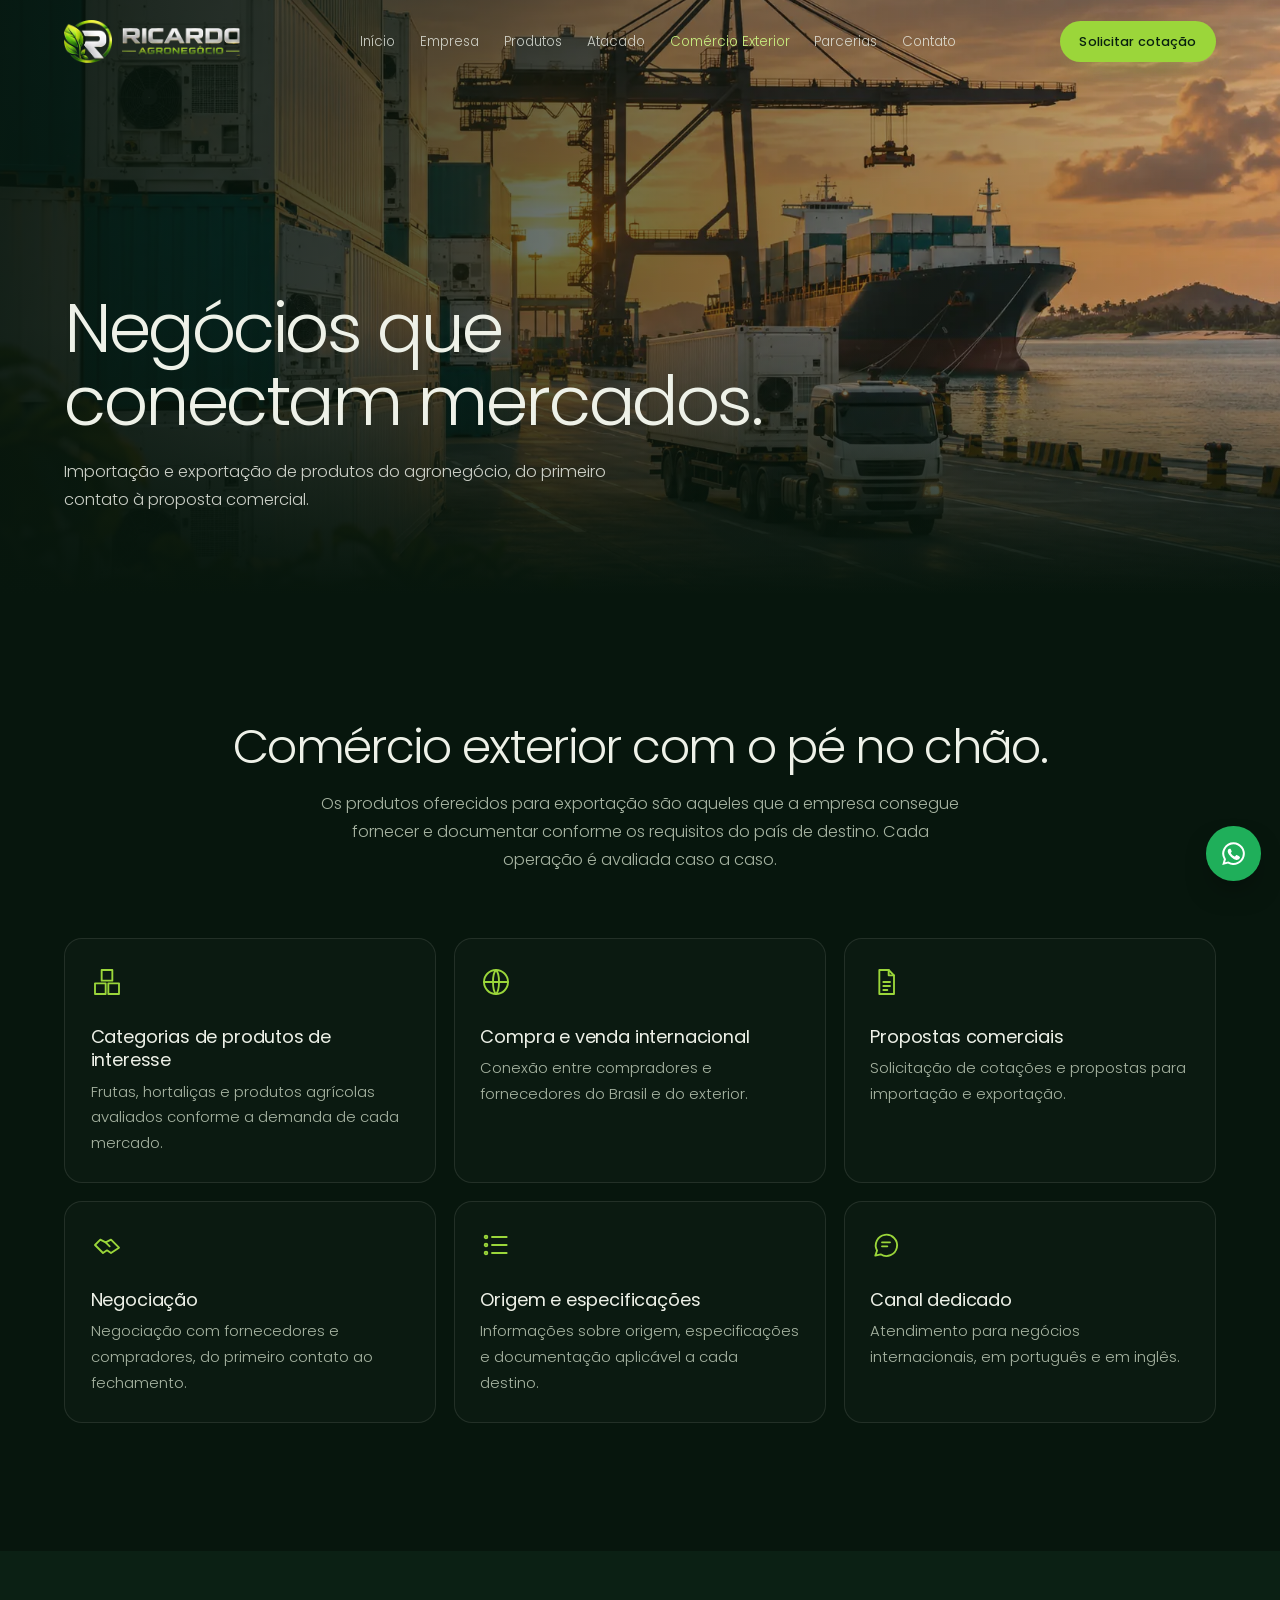
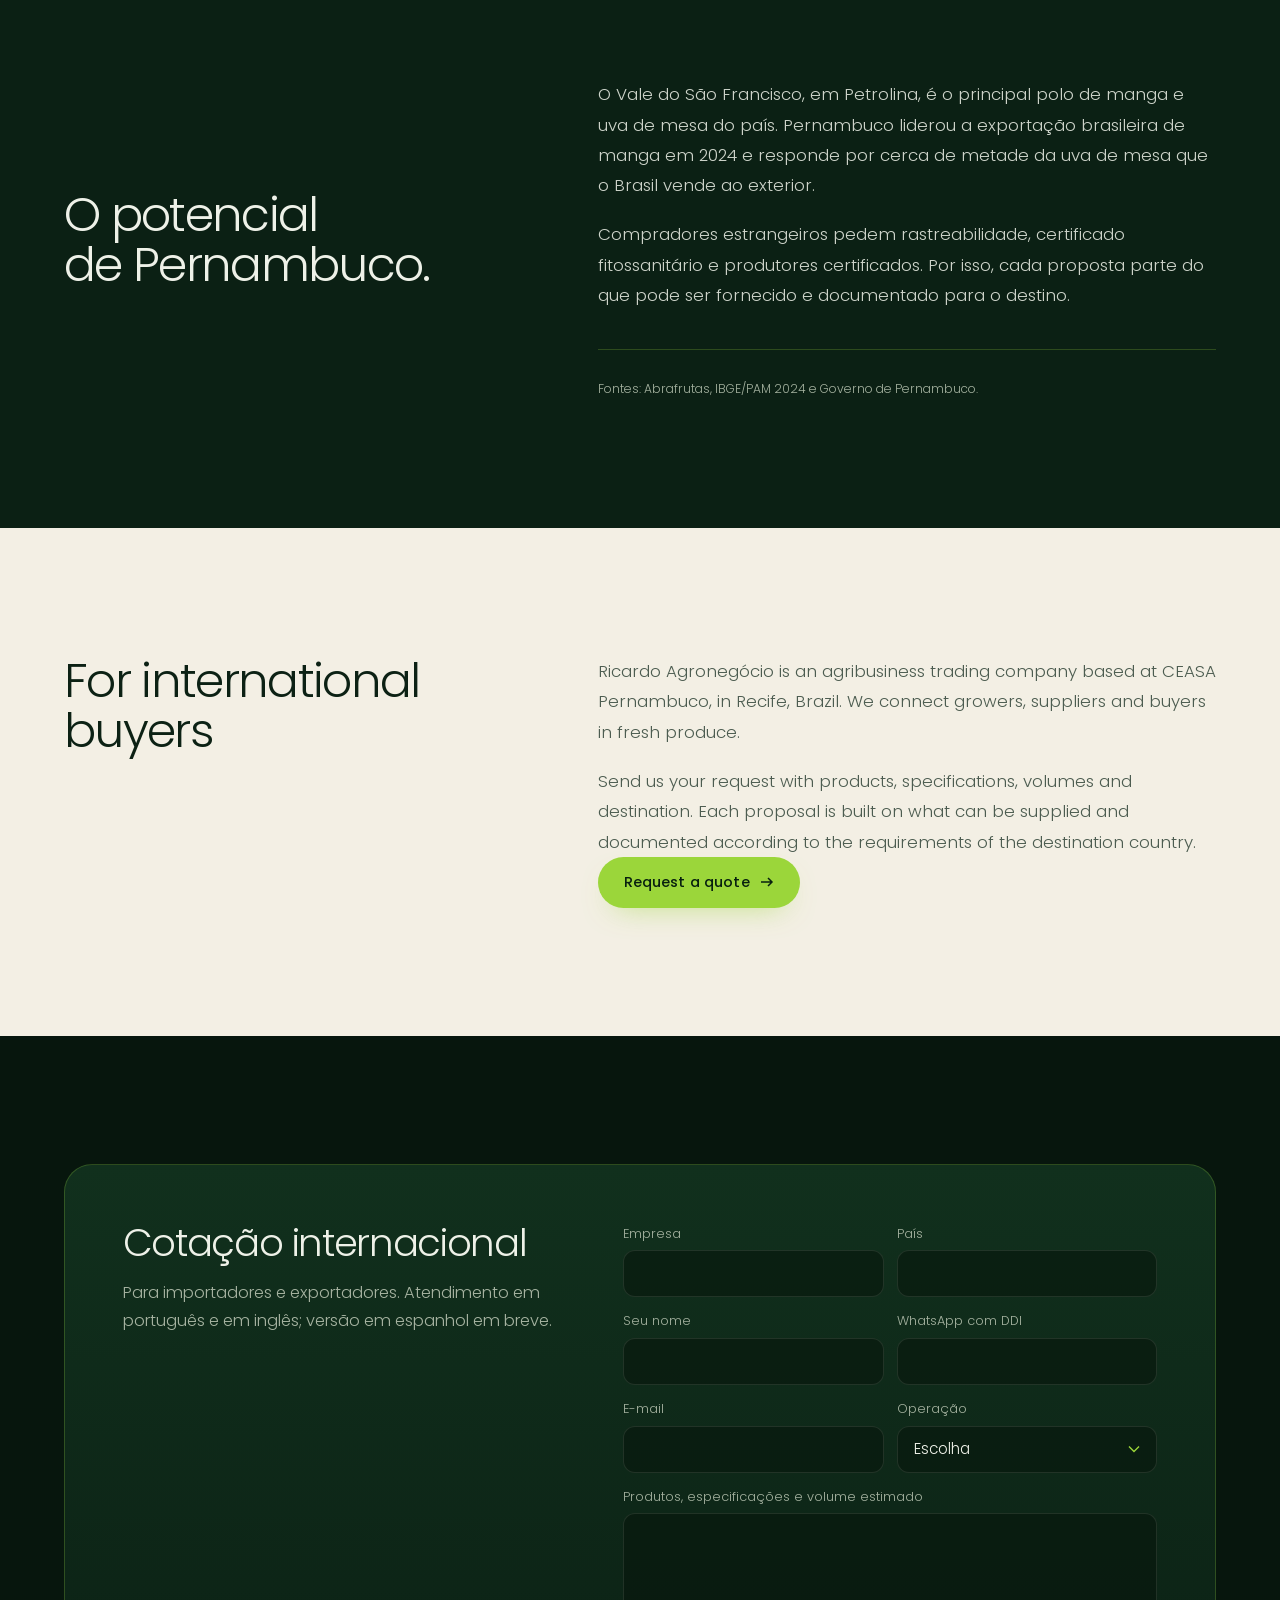
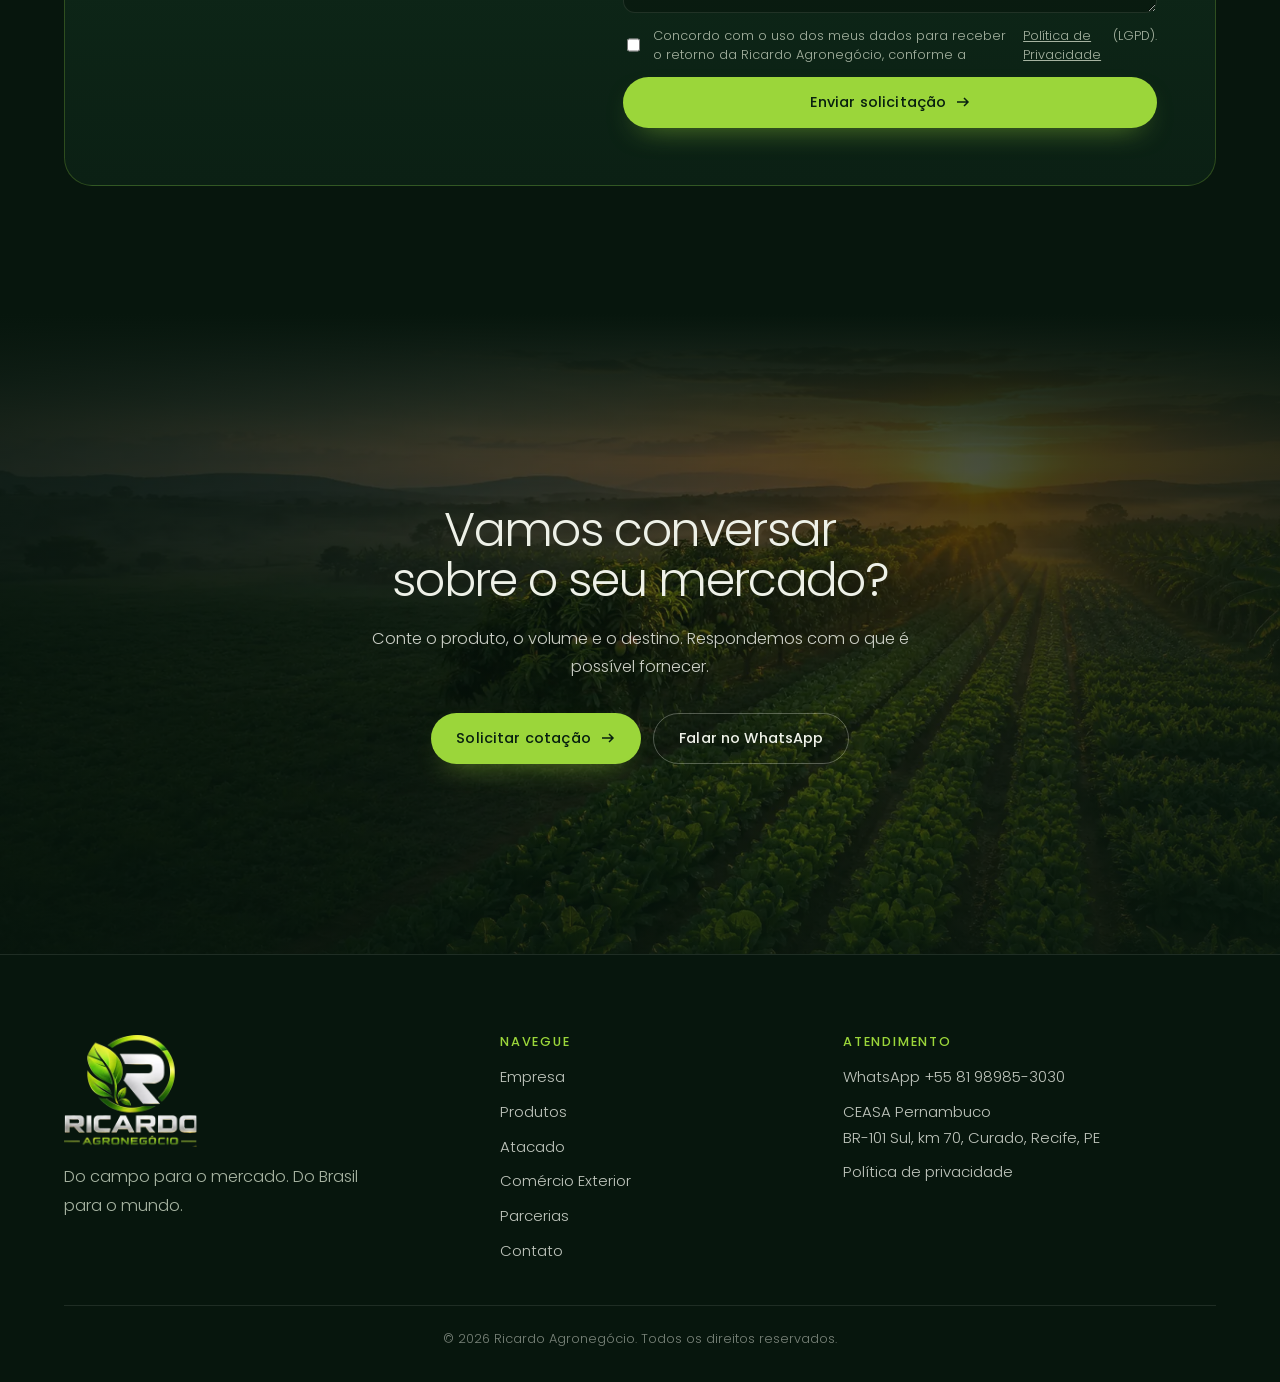
<file: comercio-exterior.html>
<!doctype html>
<html lang="pt-BR">
<head>
<meta charset="utf-8">
<meta name="viewport" content="width=device-width,initial-scale=1,viewport-fit=cover">
<title>Importação e exportação de frutas e hortifrúti | Ricardo Agronegócio</title>
<meta name="description" content="Comércio exterior do agronegócio a partir de Pernambuco: cotações, negociação e documentação para importação e exportação de frutas e produtos agrícolas.">
<meta name="robots" content="noindex,nofollow">
<link rel="canonical" href="https://www.ricardoagronegocio.com/comercio-exterior">
<meta name="theme-color" content="#07160D">
<meta property="og:type" content="website"><meta property="og:locale" content="pt_BR"><meta property="og:site_name" content="Ricardo Agronegócio">
<meta property="og:title" content="Importação e exportação de frutas e hortifrúti | Ricardo Agronegócio"><meta property="og:description" content="Comércio exterior do agronegócio a partir de Pernambuco: cotações, negociação e documentação para importação e exportação de frutas e produtos agrícolas."><meta property="og:url" content="https://www.ricardoagronegocio.com/comercio-exterior">
<meta property="og:image" content="https://www.ricardoagronegocio.com/assets/img/og-image.jpg"><meta name="twitter:card" content="summary_large_image">
<link rel="icon" href="/assets/img/favicon.png" type="image/png"><link rel="apple-touch-icon" href="/assets/img/apple-touch-icon.png">
<link rel="preload" href="/assets/fonts/poppins-300.woff2" as="font" type="font/woff2" crossorigin>
<link rel="preload" href="/assets/fonts/poppins-500.woff2" as="font" type="font/woff2" crossorigin>
<link rel="preload" as="image" imagesrcset="/assets/img/fotos/porto-1000.webp 1000w, /assets/img/fotos/porto-1672.webp 1672w" imagesizes="100vw" fetchpriority="high">
<script>document.documentElement.classList.add('js')</script>
<style>@font-face{font-family:"Poppins";src:url(/assets/fonts/poppins-300.woff2) format("woff2");font-weight:300;font-display:swap}@font-face{font-family:"Poppins";src:url(/assets/fonts/poppins-400.woff2) format("woff2");font-weight:400;font-display:swap}@font-face{font-family:"Poppins";src:url(/assets/fonts/poppins-500.woff2) format("woff2");font-weight:500;font-display:swap}@font-face{font-family:"Sans Reserva";src:local("Arial");size-adjust:112.5%}:root{--bg:#07160D;--bg-2:#0B2014;--bg-3:#11301D;--fg:#EEF1E8;--muted:#A6B3A1;--verde:#9BD63A;--verde-2:#C8EF80;--verde-3:#3F6D16;--creme:#F3EFE4;--creme-2:#E8E1D0;--tinta:#0C2114;--tinta-2:#4C5C50;--linha:rgba(155,214,58,.24);--linha-2:rgba(238,241,232,.1);--linha-c:rgba(12,33,20,.12);--sans:"Poppins","Sans Reserva",Arial,sans-serif;--t-hero:clamp(3rem,7.4vw,7.4rem);--t-h2:clamp(2rem,3.7vw,3.5rem);--gutter:clamp(1.25rem,5vw,4rem);--maxw:1280px;--section-py:clamp(5rem,10vw,8.5rem);--ease:cubic-bezier(.2,.8,.3,1);--r:20px}*,*::before,*::after{box-sizing:border-box}html{-webkit-text-size-adjust:100%;scroll-padding-top:6rem}body{margin:0;background:var(--bg);color:var(--fg);font:300 1.02rem/1.72 var(--sans);-webkit-font-smoothing:antialiased;overflow-x:clip}img{display:block;max-width:100%;height:auto}a{color:inherit;text-decoration:none}button,input,select,textarea{font:inherit;color:inherit}h1,h2,h3,p,ul,ol,figure,dl,dd,blockquote{margin:0}h1,h2{font-weight:300;line-height:1.06;letter-spacing:-.035em;text-wrap:balance}h3{font-weight:400;font-size:1.15rem;line-height:1.3;letter-spacing:-.01em}.wrap{width:100%;max-width:var(--maxw);margin-inline:auto;padding-inline:var(--gutter)}:focus-visible{outline:2px solid var(--verde);outline-offset:3px;border-radius:4px}::selection{background:var(--verde);color:var(--bg)}.btn{display:inline-flex;align-items:center;justify-content:center;gap:.55rem;min-height:3.2rem;padding:.7rem 1.55rem;border-radius:999px;border:1px solid transparent;font:500 .9rem/1.2 var(--sans);letter-spacing:.01em;white-space:nowrap;cursor:pointer;transition:background-color .35s var(--ease),border-color .35s var(--ease),color .35s var(--ease),transform .35s var(--ease),box-shadow .35s var(--ease)}.btn svg{width:1rem;height:1rem;flex:none;transition:transform .35s var(--ease)}.btn:hover svg{transform:translateX(3px)}.btn:active{transform:scale(.98)}.btn--verde{background:var(--verde);color:#08200F;box-shadow:0 12px 30px -16px rgba(155,214,58,.75)}.btn--verde:hover{background:var(--verde-2)}.btn--linha{border-color:rgba(238,241,232,.3);color:var(--fg)}.btn--linha:hover{border-color:var(--verde);color:var(--verde-2)}.btn--escuro{background:var(--tinta);color:var(--creme)}.btn--escuro:hover{background:var(--bg-3)}.ctas{display:flex;flex-wrap:wrap;gap:.75rem}.top{position:fixed;inset:0 0 auto 0;z-index:60;transition:background-color .4s var(--ease),border-color .4s var(--ease)}.top.solid,.menu-open .top{background:rgba(7,22,13,.86);-webkit-backdrop-filter:blur(14px);backdrop-filter:blur(14px);border-bottom:1px solid var(--linha-2)}.top__in{display:flex;align-items:center;justify-content:space-between;gap:1.2rem;height:5.2rem}.marca{display:flex;align-items:center;gap:.65rem;flex:none}.marca__r{width:3rem;height:auto}.marca__nome{height:1.75rem;width:auto}.nav{display:flex;align-items:center;gap:.15rem}.nav a:not(.btn){padding:.5rem .7rem;font-size:.84rem;color:rgba(238,241,232,.8);transition:color .3s}.nav a:not(.btn):hover,.nav a[aria-current="page"]{color:var(--verde-2)}.nav .btn{min-height:2.6rem;padding:.5rem 1.15rem;font-size:.8rem;margin-left:.5rem}.burger{display:none;width:2.9rem;height:2.9rem;border-radius:50%;border:1px solid var(--linha);background:none;cursor:pointer;position:relative}.burger span{position:absolute;left:50%;width:1.1rem;height:1.5px;background:var(--verde-2);transform:translateX(-50%);transition:transform .35s var(--ease),top .35s var(--ease)}.burger span:first-child{top:42%}.burger span:last-child{top:58%}.menu-open .burger span:first-child{top:50%;transform:translateX(-50%) rotate(45deg)}.menu-open .burger span:last-child{top:50%;transform:translateX(-50%) rotate(-45deg)}.capa{position:relative;min-height:100svh;display:flex;align-items:flex-end;overflow:hidden;isolation:isolate}.capa__bg{position:absolute;inset:0;z-index:-1}.capa__bg img{width:100%;height:100%;object-fit:cover;object-position:60% 50%;transform:scale(1.06)}.capa__video{position:absolute;inset:0;width:100%;height:100%;object-fit:cover;object-position:60% 50%;transform:scale(1.06);opacity:0;transition:opacity 1.4s ease}.capa__video.on{opacity:1}.capa__bg::after{content:"";position:absolute;inset:0;background:linear-gradient(90deg,rgba(7,22,13,.88) 0%,rgba(7,22,13,.6) 38%,rgba(7,22,13,.08) 72%),linear-gradient(0deg,var(--bg) 0%,rgba(7,22,13,0) 36%)}.capa__txt{max-width:58rem;padding-block:9rem clamp(4rem,11vh,6.5rem)}.capa h1{font-size:var(--t-hero);line-height:.98}.capa p{margin-top:1.5rem;max-width:32rem;font-size:clamp(1.05rem,1.3vw,1.22rem);color:rgba(238,241,232,.84)}.capa .ctas{margin-top:2.2rem}.safra{display:flex;align-items:stretch;border-block:1px solid var(--linha-2);background:var(--bg)}.safra__rot{flex:none;display:flex;flex-direction:column;justify-content:center;padding:1rem clamp(1.2rem,3vw,2.4rem);border-right:1px solid var(--linha-2);line-height:1.25}.safra__rot span{font-size:.78rem;color:var(--muted)}.safra__rot b{font-weight:400;font-size:1.15rem;color:var(--verde-2);text-transform:capitalize}.safra__trilho{flex:1;overflow:hidden;-webkit-mask:linear-gradient(90deg,transparent,#000 6%,#000 94%,transparent);mask:linear-gradient(90deg,transparent,#000 6%,#000 94%,transparent)}.safra__t{display:flex;width:max-content;animation:corre 60s linear infinite}.safra__t:hover{animation-play-state:paused}.safra__item{flex:none;display:flex;align-items:center;gap:.7rem;margin-right:2rem;padding-block:.85rem;font-size:.92rem;color:rgba(238,241,232,.86);transition:color .3s}.safra__item img{width:2.8rem;height:2.8rem;border-radius:50%;object-fit:cover;border:1px solid var(--linha)}.safra__item:hover{color:var(--verde-2)}@keyframes corre{to{transform:translate3d(-50%,0,0)}}.perc{position:relative;background:var(--bg)}.js .perc{height:420vh}.perc__palco{position:sticky;top:0;height:100svh;overflow:hidden;isolation:isolate}.perc__fotos{position:absolute;inset:0;z-index:-1}.perc__foto{position:absolute;inset:0;opacity:0;transition:opacity 1.1s var(--ease)}.perc__foto.on{opacity:1}.perc__foto img{width:100%;height:100%;object-fit:cover;transform:scale(1.08);transition:transform 6s linear}.perc__foto.on img{transform:scale(1)}.perc__fotos::after{content:"";position:absolute;inset:0;background:linear-gradient(90deg,rgba(7,22,13,.9) 0%,rgba(7,22,13,.55) 42%,rgba(7,22,13,.12) 75%),linear-gradient(0deg,rgba(7,22,13,.85) 0%,rgba(7,22,13,0) 40%),linear-gradient(180deg,rgba(7,22,13,.7) 0%,rgba(7,22,13,0) 25%)}.perc__in{height:100%;display:grid;grid-template-rows:auto 1fr auto;padding-block:7.5rem 2.6rem}.perc__titulo{font-size:clamp(2rem,3.6vw,3.4rem);max-width:40rem}.perc__titulo span{color:var(--verde-2)}.perc__etapas{position:relative;align-self:end;max-width:31rem;min-height:17rem}.perc__etapa{position:absolute;inset:auto 0 0 0;opacity:0;transform:translate3d(0,24px,0);transition:opacity .7s var(--ease),transform .9s var(--ease);pointer-events:none}.perc__etapa.on{opacity:1;transform:none;pointer-events:auto}.perc__m{display:none}.perc__n{font-size:.82rem;font-weight:500;letter-spacing:.18em;color:var(--verde)}.perc__etapa h3{margin-top:.4rem;font-size:clamp(1.6rem,2.4vw,2.2rem);font-weight:300;letter-spacing:-.02em}.perc__frase{margin-top:.6rem;font-size:1.12rem;color:var(--verde-2)}.perc__etapa p:not(.perc__n):not(.perc__frase){margin-top:.6rem;color:rgba(238,241,232,.8)}.perc__etapa .btn{margin-top:1.4rem}.perc__trilha{position:relative;display:grid;grid-template-columns:repeat(4,1fr);margin:2.2rem 0 0;padding:0;list-style:none}.perc__trilha i{position:absolute;left:0;right:0;top:.45rem;height:2px;background:var(--linha-2)}.perc__trilha i b{position:absolute;inset:0;background:linear-gradient(90deg,var(--verde-3),var(--verde-2));transform-origin:left;transform:scaleX(var(--p,0))}.perc__trilha li{position:relative;padding-top:1.6rem;font-size:.86rem;color:var(--muted);transition:color .5s}.perc__trilha li span{position:absolute;left:0;top:0;width:1rem;height:1rem;border-radius:50%;background:var(--bg);border:2px solid rgba(238,241,232,.3);transition:background-color .5s,border-color .5s,box-shadow .5s}.perc__trilha li.on{color:var(--fg)}.perc__trilha li.on span{background:var(--verde);border-color:var(--verde-2);box-shadow:0 0 0 6px rgba(155,214,58,.15)}.sec{position:relative;padding-block:var(--section-py)}.sec--creme{background:var(--creme);color:var(--tinta)}.sec--escuro2{background:var(--bg-2)}.cab{max-width:52rem;margin:0 auto clamp(2.6rem,5vw,4rem);text-align:center}.cab h2{font-size:var(--t-h2)}.cab p{margin:1.1rem auto 0;max-width:40rem;color:var(--muted)}.sec--creme .cab p,.sec--creme p{color:var(--tinta-2)}.fim{display:flex;justify-content:center;margin-top:clamp(2.4rem,5vw,3.4rem)}.cats{display:grid;grid-template-columns:repeat(3,1fr);gap:clamp(.9rem,1.6vw,1.3rem)}.cat{display:flex;flex-direction:column;border-radius:var(--r);overflow:hidden;background:#fff;border:1px solid var(--linha-c);transition:transform .5s var(--ease),box-shadow .5s var(--ease)}.cat__foto{aspect-ratio:16/10;overflow:hidden;background:#E6E3DD}.cat__foto img{width:100%;height:100%;object-fit:cover;transition:transform .9s var(--ease)}.cat__txt{display:flex;flex-direction:column;gap:.35rem;padding:1.3rem 1.4rem 1.4rem}.cat h3{font-size:1.25rem}.cat p{font-size:.92rem;color:var(--tinta-2)}.cat__n{display:inline-flex;align-items:center;gap:.45rem;margin-top:.5rem;font-size:.84rem;font-weight:500;color:var(--verde-3)}.cat__n svg{width:.9rem;height:.9rem}.cat:hover{transform:translateY(-5px);box-shadow:0 30px 60px -30px rgba(12,33,20,.35)}.cat:hover .cat__foto img{transform:scale(1.06)}.atac{overflow:clip;isolation:isolate}.atac__bg{position:absolute;inset:0;z-index:-1}.atac__bg img{width:100%;height:100%;object-fit:cover}.atac__bg::after{content:"";position:absolute;inset:0;background:linear-gradient(90deg,rgba(7,22,13,.94) 0%,rgba(7,22,13,.78) 40%,rgba(7,22,13,.2) 80%),linear-gradient(180deg,var(--bg) 0%,rgba(7,22,13,0) 18%,rgba(7,22,13,0) 82%,var(--bg) 100%)}.atac__in{min-height:min(48rem,92svh);display:flex;align-items:center}.atac__txt{max-width:36rem}.atac h2{font-size:var(--t-h2)}.atac p{margin-top:1.2rem;color:rgba(238,241,232,.84)}.compradores{display:grid;grid-template-columns:1fr;margin:1.8rem 0 2rem;padding:0;list-style:none;border-top:1px solid var(--linha-2)}.compradores li{display:flex;align-items:center;gap:.9rem;padding:.85rem 0;border-bottom:1px solid var(--linha-2);font-size:1rem}.compradores svg{width:1.4rem;height:1.4rem;flex:none;color:var(--verde)}.loja{display:grid;grid-template-columns:1.05fr .95fr;gap:clamp(2rem,6vw,5rem);align-items:center}.loja h2{font-size:var(--t-h2)}.passos{display:grid;gap:1.3rem;margin:2rem 0 2.2rem;padding:0;list-style:none}.passos li{display:grid;grid-template-columns:3rem 1fr;gap:1rem;align-items:start}.passos b{display:grid;place-items:center;width:3rem;height:3rem;border-radius:50%;border:1px solid var(--verde);color:var(--verde-2);font-weight:500;font-size:.85rem}.passos h3{font-size:1.1rem}.passos p{margin-top:.25rem;font-size:.95rem;color:var(--muted)}.passos--claro b{border-color:var(--verde-3);color:var(--verde-3)}.passos--claro p{color:var(--tinta-2)}.demo{max-width:25rem;margin-inline:auto;border-radius:28px;padding:1.4rem;background:linear-gradient(180deg,#F7F4EC,#EDE7D8);color:var(--tinta);box-shadow:0 40px 90px -40px rgba(0,0,0,.8),0 0 0 1px rgba(255,255,255,.06);transform:rotate(-2deg)}.demo__topo{display:flex;align-items:center;gap:.6rem;padding-bottom:1rem;border-bottom:1px solid var(--linha-c);font-weight:400}.demo__topo svg{width:1.3rem;height:1.3rem;color:var(--verde-3)}.demo__topo b{margin-left:auto;font-weight:500;font-size:.8rem;padding:.2rem .7rem;border-radius:999px;background:var(--tinta);color:var(--verde-2)}.demo__itens{margin:0;padding:0;list-style:none}.demo__itens li{display:grid;grid-template-columns:2.6rem 1fr auto;gap:.8rem;align-items:center;padding:.75rem 0;border-bottom:1px solid var(--linha-c);font-size:.95rem}.demo__itens img{width:2.6rem;height:2.6rem;border-radius:10px;object-fit:cover}.demo__itens b{font-weight:500;font-size:.88rem;color:var(--tinta-2)}.demo__btn{display:flex;align-items:center;justify-content:center;gap:.6rem;margin-top:1.2rem;padding:.9rem;border-radius:999px;background:#1FAF5A;color:#fff;font-weight:500;font-size:.92rem}.demo__btn svg{width:1.2rem;height:1.2rem}.mundo{position:relative;min-height:min(52rem,100svh);display:flex;align-items:center;overflow:clip;isolation:isolate;padding-block:var(--section-py)}.mundo__bg{position:absolute;inset:0;z-index:-1}.mundo__bg img{width:100%;height:100%;object-fit:cover;object-position:60% 50%}.mundo__bg::after{content:"";position:absolute;inset:0;background:linear-gradient(90deg,rgba(7,22,13,.92) 0%,rgba(7,22,13,.66) 42%,rgba(7,22,13,.1) 80%),linear-gradient(180deg,var(--bg) 0%,rgba(7,22,13,0) 16%,rgba(7,22,13,0) 84%,var(--bg) 100%)}.mundo__txt{max-width:36rem}.mundo h2{font-size:var(--t-h2)}.mundo p{margin-top:1.2rem;color:rgba(238,241,232,.84)}.mundo .ctas{margin-top:2rem}.mundo__dado{margin-top:2.4rem!important;padding-top:1.4rem;border-top:1px solid var(--linha);font-size:1.02rem;color:var(--fg)!important}.mundo__dado small{display:block;margin-top:.4rem;font-size:.76rem;color:var(--muted)}.origem__topo{display:grid;grid-template-columns:.85fr 1.15fr;gap:clamp(2rem,6vw,5rem);align-items:center}.origem__foto{border-radius:24px;overflow:hidden;aspect-ratio:4/5;background:var(--creme-2)}.origem__foto img{width:100%;height:100%;object-fit:cover}.origem h2{font-size:var(--t-h2)}.origem__txt>p{margin-top:1.1rem}.origens{display:grid;grid-template-columns:repeat(2,1fr);gap:0;margin:1.8rem 0 0;padding:0;list-style:none;border-top:1px solid var(--linha-c)}.origens li{padding:1rem 1rem 1rem 0;border-bottom:1px solid var(--linha-c)}.origens li:nth-child(odd){padding-right:1.4rem}.origens h3{font-size:1rem;font-weight:500;color:var(--tinta)}.origens p{margin-top:.2rem;font-size:.9rem}.origens--grade{grid-template-columns:repeat(3,1fr);column-gap:2rem}.origem__fonte{margin-top:1.2rem!important;font-size:.78rem;opacity:.8}.cal{background:var(--bg-2)}.cal__abas{display:flex;justify-content:center;gap:.4rem;flex-wrap:wrap;margin-bottom:2rem}.cal__abas button{min-width:3.6rem;padding:.55rem .9rem;border-radius:999px;border:1px solid var(--linha-2);background:none;cursor:pointer;font-size:.86rem;text-transform:capitalize;color:var(--muted);transition:all .3s var(--ease)}.cal__abas button:hover{border-color:var(--verde);color:var(--fg)}.cal__abas button[aria-selected="true"]{background:var(--verde);border-color:var(--verde);color:#08200F;font-weight:500}.cal__grade{display:grid;grid-template-columns:repeat(auto-fill,minmax(7.4rem,1fr));gap:.8rem;min-height:9rem}.cal__item{display:flex;flex-direction:column;align-items:center;gap:.6rem;padding:.9rem .6rem 1rem;border-radius:16px;border:1px solid var(--linha-2);background:rgba(255,255,255,.02);text-align:center;font-size:.86rem;transition:border-color .3s,transform .4s var(--ease);animation:surge .5s var(--ease) both}.cal__item img{width:4.4rem;height:4.4rem;border-radius:50%;object-fit:cover}.cal__item:hover{border-color:var(--verde);transform:translateY(-3px)}.cal__fonte{margin-top:1.6rem;text-align:center;font-size:.78rem;color:var(--muted)}@keyframes surge{from{opacity:0;transform:translateY(8px)}}.lider__in{display:grid;grid-template-columns:.8fr 1.2fr;gap:clamp(2rem,6vw,5rem);align-items:center}.lider__marca{width:min(100%,22rem);margin-inline:auto;filter:drop-shadow(0 30px 60px rgba(0,0,0,.5))}.lider h2{font-size:var(--t-h2)}.lider__cargo{margin-top:.5rem;color:var(--verde-2)}.lider__txt>p:not(.lider__cargo){margin-top:1rem;color:rgba(238,241,232,.82)}.lider blockquote{margin-top:1.8rem;padding-left:1.4rem;border-left:2px solid var(--verde);font-size:clamp(1.2rem,1.8vw,1.55rem);line-height:1.5;font-weight:300}.lider .ctas{margin-top:2rem}.onde__grid{display:grid;grid-template-columns:1fr 1fr;gap:clamp(2rem,6vw,5rem);align-items:center}.onde__mapa svg{width:100%;height:auto;display:block}.onde__credito{margin-top:.5rem;font-size:.72rem;color:var(--muted);text-align:center}.m-agua{fill:none;stroke:#245a4a;stroke-width:1.2}.m-rua{fill:none;stroke:#2f4d38;stroke-width:.8}.m-via{fill:none;stroke:#7FB52E;stroke-width:2;opacity:.75}.m-area{fill:rgba(155,214,58,.1);stroke:var(--verde);stroke-width:1.6}.m-galpao{fill:rgba(155,214,58,.3);stroke:var(--verde-2);stroke-width:.6}.m-pino circle{fill:var(--verde-2)}.m-pulso{fill:none!important;stroke:var(--verde-2);stroke-width:1.5;transform-origin:center;transform-box:fill-box;animation:pulso 2.6s var(--ease) infinite}.m-pulso+.m-pulso{animation-delay:1.3s}@keyframes pulso{from{transform:scale(.3);opacity:1}to{transform:scale(2.2);opacity:0}}.onde h2{font-size:var(--t-h2)}.onde__lugar{margin-top:1.2rem;font-size:1.3rem;color:var(--verde-2)}.onde__txt p:not(.onde__lugar){margin-top:.7rem;color:rgba(238,241,232,.8)}.onde .ctas{margin-top:2rem}.faq{display:grid;grid-template-columns:.8fr 1.2fr;gap:clamp(2rem,5vw,4rem);align-items:start}.faq__cab{position:sticky;top:7rem}.faq h2{font-size:var(--t-h2)}.faq__item{border-bottom:1px solid var(--linha-c)}.faq__item summary{display:flex;justify-content:space-between;align-items:center;gap:1rem;padding:1.2rem 0;cursor:pointer;list-style:none;font-size:1.06rem;font-weight:400}.faq__item summary::-webkit-details-marker{display:none}.faq__item summary span{flex:none;display:grid;place-items:center;width:2rem;height:2rem;border-radius:50%;border:1px solid var(--linha-c);transition:transform .4s var(--ease),background-color .3s}.faq__item summary svg{width:1rem;height:1rem}.faq__item[open] summary span{transform:rotate(45deg);background:var(--tinta);color:var(--creme)}.faq__item p{padding:0 3rem 1.3rem 0}.final{position:relative;min-height:min(40rem,86svh);display:flex;align-items:center;justify-content:center;text-align:center;overflow:clip;isolation:isolate;padding-block:var(--section-py)}.final__bg{position:absolute;inset:0;z-index:-1}.final__bg img{width:100%;height:100%;object-fit:cover}.final__bg::after{content:"";position:absolute;inset:0;background:radial-gradient(70% 70% at 50% 50%,rgba(7,22,13,.55),rgba(7,22,13,.9)),linear-gradient(180deg,var(--bg) 0%,rgba(7,22,13,0) 22%)}.final__txt{max-width:44rem;margin-inline:auto}.final h2{font-size:var(--t-h2)}.final p{margin:1.2rem auto 0;max-width:34rem;color:rgba(238,241,232,.84)}.final .ctas{justify-content:center;margin-top:2rem}.rod{padding-block:clamp(3.5rem,7vw,5rem) 2rem;border-top:1px solid var(--linha-2);background:var(--bg)}.rod__grid{display:grid;grid-template-columns:1.3fr 1fr 1.2fr;gap:2rem}.rod__marca img{height:7rem;width:auto}.rod__frase{margin-top:1rem;color:var(--muted);max-width:20rem}.rod__col{display:flex;flex-direction:column;gap:.55rem}.rod__col h2{font-size:.8rem;font-weight:500;letter-spacing:.14em;text-transform:uppercase;color:var(--verde);margin-bottom:.4rem}.rod__col a{font-size:.94rem;color:rgba(238,241,232,.8);transition:color .3s}.rod__col a:hover{color:var(--verde-2)}.rod__fim{margin-top:2.6rem;padding-top:1.4rem;border-top:1px solid var(--linha-2);font-size:.8rem;color:rgba(238,241,232,.5);text-align:center}.zap{position:fixed;right:1.2rem;bottom:1.2rem;z-index:50;width:3.4rem;height:3.4rem;border-radius:50%;display:grid;place-items:center;background:#1FAF5A;color:#fff;box-shadow:0 14px 30px -12px rgba(0,0,0,.6);transition:transform .35s var(--ease)}.zap:hover{transform:scale(1.07)}.zap svg{width:1.7rem;height:1.7rem}.pagtopo{position:relative;min-height:66svh;display:flex;align-items:flex-end;overflow:hidden;isolation:isolate;padding-block:9rem clamp(3rem,7vw,5rem)}.pagtopo__bg{position:absolute;inset:0;z-index:-1}.pagtopo__bg img{width:100%;height:100%;object-fit:cover}.pagtopo__bg::after{content:"";position:absolute;inset:0;background:linear-gradient(90deg,rgba(7,22,13,.9) 0%,rgba(7,22,13,.55) 50%,rgba(7,22,13,.2) 100%),linear-gradient(0deg,var(--bg) 0%,rgba(7,22,13,0) 45%)}.pagtopo__txt{max-width:50rem}.pagtopo h1{font-size:clamp(2.6rem,5.4vw,5.2rem)}.pagtopo p{margin-top:1.3rem;max-width:38rem;font-size:clamp(1.02rem,1.2vw,1.15rem);color:rgba(238,241,232,.84)}.pagtopo .ctas{margin-top:2rem}.par{display:grid;grid-template-columns:.85fr 1.15fr;gap:clamp(2rem,6vw,5rem);align-items:start}.par__cab{position:sticky;top:7rem}.par h2{font-size:var(--t-h2)}.texto p{font-size:clamp(1.05rem,1.25vw,1.18rem);line-height:1.8;color:rgba(238,241,232,.86)}.sec--creme .texto p{color:var(--tinta-2)}.texto p+p{margin-top:1.2rem}.texto--pag{max-width:46rem}.texto--pag h2{font-size:clamp(1.35rem,2vw,1.8rem);margin:2.4rem 0 .8rem}.dims{display:grid;grid-template-columns:repeat(5,1fr);gap:.8rem;margin:0;padding:0;list-style:none}.dims li{display:flex;flex-direction:column;gap:1rem;padding:1.4rem 1.2rem 1.5rem;border-radius:18px;border:1px solid var(--linha-2);background:linear-gradient(180deg,rgba(155,214,58,.06),transparent 70%)}.dims b{font-weight:500;font-size:.82rem;letter-spacing:.14em;color:var(--verde)}.dims span{font-size:1rem;line-height:1.45}.mv{display:grid;grid-template-columns:1fr 1fr;gap:clamp(1.5rem,4vw,3rem)}.mv__item{padding:clamp(1.8rem,3.5vw,2.8rem);border-radius:24px;background:#fff;border:1px solid var(--linha-c)}.mv__item h2{font-size:clamp(1.6rem,2.6vw,2.3rem);color:var(--tinta)}.mv__item p{margin-top:1rem}.valores{display:grid;grid-template-columns:repeat(3,1fr);gap:clamp(.8rem,1.5vw,1.1rem)}.valor{padding:1.6rem 1.5rem 1.7rem;border-radius:18px;border:1px solid var(--linha-2);background:rgba(255,255,255,.02);transition:border-color .4s,transform .4s var(--ease)}.valor span{font-size:.8rem;font-weight:500;letter-spacing:.14em;color:var(--verde)}.valor h3{margin-top:.8rem;font-size:1.2rem}.valor p{margin-top:.5rem;font-size:.93rem;color:var(--muted)}.valor:hover{border-color:var(--linha);transform:translateY(-4px)}.marq{overflow:hidden;margin-top:clamp(3rem,6vw,4.5rem);border-block:1px solid var(--linha);padding-block:1.3rem}.marq__t{display:flex;width:max-content;animation:corre 46s linear infinite}.marq__t span{flex:none;margin-right:2.4rem;font-size:clamp(1.3rem,2.4vw,2.2rem);white-space:nowrap}.marq__t i{flex:none;margin-right:2.4rem;align-self:center;width:.5rem;height:.5rem;border-radius:50%;background:var(--verde)}.lider--pag .lider__in{align-items:start}.lider--pag .lider__marca{position:sticky;top:8rem}.quem{display:grid;grid-template-columns:repeat(5,1fr);gap:.8rem;margin:0;padding:0;list-style:none}.quem li{display:flex;flex-direction:column;align-items:center;gap:1rem;padding:1.8rem 1rem;border-radius:18px;border:1px solid var(--linha-2);text-align:center;background:rgba(255,255,255,.02)}.quem svg{width:2.2rem;height:2.2rem;color:var(--verde)}.quem h3{font-size:1rem}.como{display:grid;grid-template-columns:.9fr 1.1fr;gap:clamp(2rem,6vw,5rem);align-items:center}.como h2{font-size:var(--t-h2)}.como .passos{margin:0}.blocos{display:grid;grid-template-columns:repeat(3,1fr);gap:clamp(.8rem,1.5vw,1.1rem)}.bloco{padding:1.7rem 1.6rem;border-radius:18px;border:1px solid var(--linha-2);background:rgba(255,255,255,.02)}.bloco svg{width:2rem;height:2rem;color:var(--verde)}.bloco h3{margin-top:1.1rem;font-size:1.12rem}.bloco p{margin-top:.45rem;font-size:.93rem;color:var(--muted)}.par--centro{align-items:center}.caixa{display:grid;grid-template-columns:.9fr 1.1fr;gap:clamp(2rem,5vw,4rem);padding:clamp(1.8rem,4.5vw,3.6rem);border-radius:28px;background:linear-gradient(180deg,var(--bg-3),var(--bg-2));border:1px solid var(--linha)}.caixa h2{font-size:clamp(1.8rem,3vw,2.7rem)}.caixa__txt p{margin-top:1rem;color:var(--muted)}.tel{display:inline-flex;align-items:center;gap:.6rem;margin-top:1.6rem;font-size:1.2rem;color:var(--verde-2)}.tel svg{width:1.4rem;height:1.4rem}.form{display:grid;grid-template-columns:1fr 1fr;gap:.8rem}.campo{display:flex;flex-direction:column;gap:.35rem}.campo--cheio{grid-column:1/-1}.campo label{font-size:.8rem;color:var(--muted)}.campo input,.campo select,.campo textarea{width:100%;min-height:2.95rem;padding:.6rem 1rem;border-radius:12px;border:1px solid var(--linha-2);background:rgba(7,22,13,.6);font-size:.95rem;transition:border-color .3s}.campo select{appearance:none;-webkit-appearance:none;background-image:url("data:image/svg+xml,%3Csvg xmlns='http://www.w3.org/2000/svg' width='12' height='8' fill='none'%3E%3Cpath d='M1 1.5l5 5 5-5' stroke='%239BD63A' stroke-width='1.4'/%3E%3C/svg%3E");background-repeat:no-repeat;background-position:right 1rem center;padding-right:2.4rem}.campo select option{background:var(--bg-2)}.campo textarea{min-height:4.6rem;resize:vertical}.campo input:focus,.campo select:focus,.campo textarea:focus{outline:none;border-color:var(--verde)}.form .btn{grid-column:1/-1;width:100%}.form__mel{position:absolute;left:-9999px}.aceite{grid-column:1/-1;display:flex;gap:.6rem;font-size:.8rem;color:var(--muted);line-height:1.5}.aceite a{text-decoration:underline}.aceite input{margin-top:.2rem;accent-color:var(--verde);flex:none}.catal{padding-block:clamp(2.5rem,5vw,4rem) var(--section-py);background:var(--creme);color:var(--tinta)}.catal__barra{position:sticky;top:5.2rem;z-index:20;display:flex;flex-wrap:wrap;align-items:center;gap:.8rem;margin-inline:calc(var(--gutter) * -1);padding:.9rem var(--gutter);background:rgba(243,239,228,.92);-webkit-backdrop-filter:blur(12px);backdrop-filter:blur(12px);border-bottom:1px solid var(--linha-c)}.busca{display:flex;align-items:center;gap:.6rem;flex:1 1 18rem;max-width:24rem;padding:.2rem 1rem;border-radius:999px;border:1px solid var(--linha-c);background:#fff}.busca svg{width:1.1rem;height:1.1rem;color:var(--tinta-2);flex:none}.busca input{width:100%;min-height:2.6rem;border:0;background:none;font-size:.95rem;color:var(--tinta)}.busca input:focus{outline:none}.filtros{display:flex;flex-wrap:wrap;gap:.4rem}.filtros::-webkit-scrollbar{display:none}.filtros button{flex:none;padding:.55rem 1rem;border-radius:999px;border:1px solid var(--linha-c);background:#fff;font-size:.84rem;cursor:pointer;color:var(--tinta);transition:all .3s var(--ease)}.filtros button:hover{border-color:var(--verde-3)}.filtros button.on{background:var(--tinta);border-color:var(--tinta);color:var(--verde-2)}.catal__bloco{padding-top:clamp(2.4rem,5vw,3.6rem);scroll-margin-top:10rem}.catal__cab{display:flex;align-items:baseline;justify-content:space-between;gap:1rem;flex-wrap:wrap;margin-bottom:1.4rem;padding-bottom:1rem;border-bottom:1px solid var(--linha-c)}.catal__cab h2{font-size:clamp(1.6rem,2.8vw,2.4rem)}.catal__cab p{color:var(--tinta-2);font-size:.95rem}.prods{display:grid;grid-template-columns:repeat(auto-fill,minmax(15rem,1fr));gap:clamp(.8rem,1.4vw,1.1rem)}.prod{display:flex;flex-direction:column;border-radius:18px;overflow:hidden;background:#fff;border:1px solid var(--linha-c);scroll-margin-top:11rem;transition:box-shadow .4s var(--ease),border-color .4s}.prod:hover{box-shadow:0 24px 50px -30px rgba(12,33,20,.4)}.prod:target{border-color:var(--verde-3);box-shadow:0 0 0 3px rgba(155,214,58,.35)}.prod__foto{position:relative;aspect-ratio:1;background:#E6E3DD;overflow:hidden}.prod__foto img{width:100%;height:100%;object-fit:cover}.prod__selo{position:absolute;left:.8rem;bottom:.8rem;padding:.25rem .7rem;border-radius:999px;background:var(--tinta);color:var(--verde-2);font-size:.74rem;font-weight:500}.prod__txt{flex:1;padding:1.1rem 1.15rem .4rem}.prod h3{font-size:1.15rem}.prod__var{margin-top:.15rem;font-size:.82rem;color:var(--verde-3)!important}.prod__desc{margin-top:.5rem;font-size:.88rem;line-height:1.55;color:var(--tinta-2)}.prod__info{margin-top:.8rem;display:grid;gap:.35rem;font-size:.8rem;line-height:1.45}.prod__info div{display:grid;grid-template-columns:5.6rem 1fr;gap:.5rem}.prod__info dt{color:var(--tinta-2)}.prod__info dd{color:var(--tinta)}.prod__add{display:flex;align-items:center;justify-content:center;gap:.5rem;margin:.9rem 1.15rem 1.15rem;min-height:2.8rem;border-radius:999px;border:1px solid var(--tinta);background:none;cursor:pointer;font-size:.86rem;font-weight:500;color:var(--tinta);transition:all .3s var(--ease)}.prod__add svg{width:1rem;height:1rem}.prod__add:hover{background:var(--tinta);color:var(--verde-2)}.prod__add.na{background:var(--verde);border-color:var(--verde);color:#08200F}.catal__vazio{padding:3rem 0;text-align:center;color:var(--tinta-2)}.catal__nota{margin-top:2.6rem;font-size:.82rem;color:var(--tinta-2);text-align:center}.cesta{position:fixed;left:0;right:0;bottom:1.2rem;z-index:55;display:flex;justify-content:center;pointer-events:none}.cesta__abre,.cesta__painel{pointer-events:auto}.cesta__abre{display:flex;align-items:center;gap:.7rem;padding:.75rem .9rem .75rem 1.3rem;border-radius:999px;border:0;background:var(--tinta);color:var(--creme);cursor:pointer;font-size:.92rem;box-shadow:0 18px 40px -16px rgba(0,0,0,.6)}.cesta__abre svg{width:1.2rem;height:1.2rem;color:var(--verde)}.cesta__abre b{min-width:1.9rem;height:1.9rem;display:grid;place-items:center;border-radius:999px;background:var(--verde);color:#08200F;font-weight:500;font-size:.85rem}.cesta.pula .cesta__abre{animation:pula .5s var(--ease)}@keyframes pula{40%{transform:scale(1.08)}}.cesta__painel{position:fixed;right:1rem;bottom:5.4rem;width:min(26rem,calc(100vw - 2rem));max-height:calc(100svh - 7.5rem);overflow:auto;padding:1.3rem;border-radius:24px;background:#FBF9F3;color:var(--tinta);box-shadow:0 40px 90px -30px rgba(0,0,0,.7)}.cesta__topo{display:flex;align-items:center;justify-content:space-between;gap:1rem;padding-bottom:.8rem;border-bottom:1px solid var(--linha-c)}.cesta__topo h2{font-size:1.25rem;letter-spacing:-.01em}.cesta__topo button{width:2.4rem;height:2.4rem;border-radius:50%;border:1px solid var(--linha-c);background:none;cursor:pointer;display:grid;place-items:center}.cesta__topo svg{width:1rem;height:1rem}.cesta__itens{margin:0;padding:0;list-style:none}.cesta__itens li{display:grid;grid-template-columns:2.8rem 1fr auto;gap:.3rem .8rem;align-items:center;padding:.8rem 0;border-bottom:1px solid var(--linha-c)}.cesta__itens img{grid-row:span 2;width:2.8rem;height:2.8rem;border-radius:10px;object-fit:cover}.cesta__itens .nome{font-size:.95rem;font-weight:400}.cesta__itens .tira{width:2rem;height:2rem;border:0;background:none;cursor:pointer;color:var(--tinta-2);display:grid;place-items:center}.cesta__itens .tira svg{width:.9rem;height:.9rem}.cesta__itens .qtd{grid-column:2/4;display:flex;gap:.5rem}.cesta__itens input,.cesta__itens select{min-height:2.3rem;border-radius:10px;border:1px solid var(--linha-c);background:#fff;padding:.3rem .6rem;font-size:.88rem;color:var(--tinta)}.cesta__itens input{width:4.6rem}.cesta__itens select{flex:1}.cesta__vazia{padding:1.2rem 0;font-size:.9rem;color:var(--tinta-2)}.cesta__form{display:grid;grid-template-columns:1fr 1fr;gap:.6rem;margin-top:1rem}.cesta__form .campo label{color:var(--tinta-2)}.cesta__form .campo input,.cesta__form .campo select{background:#fff;border-color:var(--linha-c);color:var(--tinta);min-height:2.6rem}.cesta__form .btn{grid-column:1/-1;background:#1FAF5A;color:#fff;box-shadow:none}.cesta__form .btn svg{width:1.2rem;height:1.2rem}.cesta__form .btn:hover{background:#178f49}.obrigado{min-height:100svh;display:grid;place-items:center;text-align:center;padding:2rem}.obrigado img{width:6rem;height:auto;margin:0 auto 2rem}.obrigado h1{font-size:clamp(1.8rem,4vw,2.8rem)}.obrigado p{margin-top:1rem;color:var(--muted)}.gira{width:2.6rem;height:2.6rem;margin:2rem auto;border-radius:50%;border:1.5px solid var(--linha-2);border-top-color:var(--verde);animation:gira 1s linear infinite}@keyframes gira{to{transform:rotate(360deg)}}.obrigado .ctas{justify-content:center}.js .rv{opacity:0;transform:translate3d(0,26px,0);transition:opacity .9s var(--ease),transform 1.1s var(--ease)}.js .rv.in{opacity:1;transform:none}.js .rv[data-d="1"]{transition-delay:.08s}.js .rv[data-d="2"]{transition-delay:.16s}@media (max-width:1180px){.nav{display:none}.burger{display:block}.menu-open .nav{display:flex;position:fixed;inset:5.2rem 0 auto 0;flex-direction:column;align-items:stretch;gap:0;padding:1rem var(--gutter) 1.6rem;background:var(--bg);border-bottom:1px solid var(--linha-2)}.menu-open .nav a:not(.btn){text-align:center;padding:.9rem;border-bottom:1px solid var(--linha-2);font-size:.95rem}.menu-open .nav .btn{margin:1rem 0 0}.dims{grid-template-columns:repeat(3,1fr)}.quem{grid-template-columns:repeat(3,1fr)}}@media (max-width:900px){.cats,.valores,.blocos{grid-template-columns:repeat(2,1fr)}.loja,.origem__topo,.lider__in,.onde__grid,.faq,.par,.como,.caixa,.mv{grid-template-columns:1fr}.faq__cab,.par__cab{position:relative;top:0}.rod__grid{grid-template-columns:1fr 1fr}.rod__marca{grid-column:1/-1}.origens--grade{grid-template-columns:repeat(2,1fr)}.lider--pag .lider__marca{position:relative;top:0}.lider__marca{width:min(60%,14rem)}}@media (max-width:760px){.top__in{height:4.6rem}.marca__r{width:2.6rem}.marca__nome{height:1.45rem}.menu-open .nav{inset:4.6rem 0 auto 0}.capa{align-items:flex-start;text-align:center}.capa__bg img{object-position:50% 70%}.capa__video{object-position:50% 70%;transform:none}.capa__bg::after{background:linear-gradient(180deg,rgba(7,22,13,.82) 0%,rgba(7,22,13,.55) 40%,rgba(7,22,13,.05) 66%,rgba(7,22,13,.2) 84%,var(--bg) 100%)}.capa__txt{padding:7.4rem 0 clamp(15rem,58vw,20rem);margin-inline:auto}.capa p{margin-inline:auto}.ctas{justify-content:center}.safra__rot{padding-inline:1rem}.safra__rot b{font-size:1rem}.js .perc{height:auto}.perc__palco{position:relative;height:auto;overflow:visible}.perc__fotos{display:none}.perc__in{display:block;padding-block:var(--section-py)}.perc__titulo{text-align:center;margin-inline:auto}.perc__etapas{min-height:0;max-width:none;margin-top:2.4rem;display:grid;gap:1.2rem}.perc__etapa{position:relative;inset:auto;opacity:1;transform:none;pointer-events:auto;border-radius:22px;overflow:hidden;border:1px solid var(--linha-2);background:var(--bg-2);padding:0 1.3rem 1.5rem}.perc__m{display:block;margin:0 -1.3rem 1.2rem;aspect-ratio:16/10;overflow:hidden}.perc__m img{width:100%;height:100%;object-fit:cover}.perc__trilha{display:none}.cats,.valores,.blocos,.dims{grid-template-columns:1fr}.quem{grid-template-columns:repeat(2,1fr)}.quem li:last-child{grid-column:1/-1}.compradores{grid-template-columns:1fr}.atac__in{min-height:0}.atac__bg::after{background:linear-gradient(180deg,var(--bg) 0%,rgba(7,22,13,.82) 30%,rgba(7,22,13,.9) 100%)}.atac__txt,.mundo__txt,.loja__txt,.origem__txt,.lider__txt,.onde__txt{text-align:center}.passos li{text-align:left}.mundo__bg::after{background:linear-gradient(180deg,var(--bg) 0%,rgba(7,22,13,.7) 25%,rgba(7,22,13,.88) 100%)}.origens{grid-template-columns:1fr;text-align:left}.origens--grade{grid-template-columns:1fr}.origem__foto{max-width:24rem;margin-inline:auto}.lider blockquote{border-left:0;padding-left:0;border-top:2px solid var(--verde);padding-top:1.2rem}.faq__item p{padding-right:0}.form,.cesta__form{grid-template-columns:1fr}.rod__grid{grid-template-columns:1fr;text-align:center}.rod__marca img{margin-inline:auto}.rod__frase{margin-inline:auto}.pagtopo{min-height:56svh;text-align:center;padding-top:8rem}.pagtopo p{margin-inline:auto}.catal__barra{top:4.6rem;padding-block:.7rem}.filtros{flex-wrap:nowrap;overflow-x:auto;scrollbar-width:none;margin-inline:calc(var(--gutter) * -1);padding-inline:var(--gutter)}.filtros::-webkit-scrollbar{display:none}.busca{max-width:none}.prods{grid-template-columns:repeat(2,1fr);gap:.6rem}.prod__txt{padding:.8rem .8rem .2rem}.prod h3{font-size:1rem}.prod__desc{display:none}.prod__info div{grid-template-columns:1fr;gap:0}.prod__info div:last-child{display:none}.prod__add{margin:.7rem .8rem .8rem;min-height:2.5rem;font-size:.8rem}.prod__add span{display:none}.prod__add::after{content:"Adicionar"}.prod__add.na::after{content:"Na lista"}.cesta{left:1rem;right:5.4rem}.cesta__abre{width:100%;justify-content:space-between}.cesta__painel{left:.5rem;right:.5rem;width:auto;bottom:5.2rem}.cal__abas{flex-wrap:nowrap;overflow-x:auto;justify-content:flex-start;margin-inline:calc(var(--gutter) * -1);padding-inline:var(--gutter);scrollbar-width:none}.cal__abas::-webkit-scrollbar{display:none}.cal__grade{grid-template-columns:repeat(3,1fr);gap:.55rem}.cal__item img{width:3.6rem;height:3.6rem}}@media (prefers-reduced-motion:reduce){*,*::before,*::after{animation-duration:.01ms!important;animation-iteration-count:1!important;transition-duration:.01ms!important}.js .rv{opacity:1;transform:none}.js .perc{height:auto}}@media (min-width:1181px){.nav{flex:1}.nav>a:first-child{margin-left:auto}.nav>.btn{margin-left:auto}}@media (max-width:600px){.ctas{display:grid;grid-template-columns:minmax(0,max-content);width:fit-content;max-width:100%;margin-inline:auto}.ctas>*{width:100%;justify-content:center;text-align:center}}</style>
<script type="application/ld+json">{"@context":"https://schema.org","@type":"BreadcrumbList","itemListElement":[{"@type":"ListItem","position":1,"name":"Início","item":"https://www.ricardoagronegocio.com/"},{"@type":"ListItem","position":2,"name":"Comércio exterior","item":"https://www.ricardoagronegocio.com/comercio-exterior"}]}</script>
</head>
<body>
<header class="top"><div class="wrap top__in">
  <a class="marca" href="/" aria-label="Ricardo Agronegócio, início"><img class="marca__r" src="/assets/img/logo-emblema-96.webp" srcset="/assets/img/logo-emblema-96.webp 1x, /assets/img/logo-emblema-192.webp 2x" alt="" width="109" height="96"><img class="marca__nome" src="/assets/img/logo-nome-64.webp" srcset="/assets/img/logo-nome-64.webp 1x, /assets/img/logo-nome-128.webp 2x" alt="Ricardo Agronegócio" width="268" height="64"></a>
  <nav class="nav" id="nav" aria-label="Principal"><a href="/">Início</a><a href="/empresa">Empresa</a><a href="/produtos">Produtos</a><a href="/atacado">Atacado</a><a href="/comercio-exterior" aria-current=page>Comércio Exterior</a><a href="/parcerias">Parcerias</a><a href="/contato">Contato</a><a class="btn btn--verde" href="/contato#cotacao">Solicitar cotação</a></nav>
  <button class="burger" type="button" aria-label="Abrir menu" aria-expanded="false" aria-controls="nav"><span></span><span></span></button>
</div></header>
<main>
<section class="pagtopo"><div class="pagtopo__bg"><img src="/assets/img/fotos/porto-1672.webp" srcset="/assets/img/fotos/porto-1000.webp 1000w, /assets/img/fotos/porto-1672.webp 1672w" sizes="100vw" alt="" width="1672" height="941" fetchpriority="high" decoding="async"></div><div class="wrap"><div class="pagtopo__txt"><h1>Negócios que conectam mercados.</h1><p>Importação e exportação de produtos do agronegócio, do primeiro contato à proposta comercial.</p></div></div></section>
<section class="sec"><div class="wrap">
  <div class="cab rv"><h2>Comércio exterior com o pé no chão.</h2><p>Os produtos oferecidos para exportação são aqueles que a empresa consegue fornecer e documentar conforme os requisitos do país de destino. Cada operação é avaliada caso a caso.</p></div>
  <div class="blocos"><article class="bloco rv" data-d="0"><svg viewBox="0 0 24 24" fill="none" stroke="currentColor" stroke-width="1.4" stroke-linecap="round" stroke-linejoin="round" aria-hidden="true"><path d="M3 13h8v8H3zM13 13h8v8h-8zM8 3h8v8H8z"/></svg><h3>Categorias de produtos de interesse</h3><p>Frutas, hortaliças e produtos agrícolas avaliados conforme a demanda de cada mercado.</p></article><article class="bloco rv" data-d="1"><svg viewBox="0 0 24 24" fill="none" stroke="currentColor" stroke-width="1.4" stroke-linecap="round" stroke-linejoin="round" aria-hidden="true"><circle cx="12" cy="12" r="9"/><path d="M3 12h18M12 3c3 3 3 15 0 18M12 3c-3 3-3 15 0 18"/></svg><h3>Compra e venda internacional</h3><p>Conexão entre compradores e fornecedores do Brasil e do exterior.</p></article><article class="bloco rv" data-d="2"><svg viewBox="0 0 24 24" fill="none" stroke="currentColor" stroke-width="1.4" stroke-linecap="round" stroke-linejoin="round" aria-hidden="true"><path d="M7 3h7l4 4v14H7z"/><path d="M14 3v4h4M10 12h5M10 15h5M10 18h3"/></svg><h3>Propostas comerciais</h3><p>Solicitação de cotações e propostas para importação e exportação.</p></article><article class="bloco rv" data-d="0"><svg viewBox="0 0 24 24" fill="none" stroke="currentColor" stroke-width="1.4" stroke-linecap="round" stroke-linejoin="round" aria-hidden="true"><path d="M3 12l4-4 4 2 4-2 6 6-6 4-3-2-3 2-6-6z"/><path d="M11 10l3 3"/></svg><h3>Negociação</h3><p>Negociação com fornecedores e compradores, do primeiro contato ao fechamento.</p></article><article class="bloco rv" data-d="1"><svg viewBox="0 0 24 24" fill="none" stroke="currentColor" stroke-width="1.4" stroke-linecap="round" stroke-linejoin="round" aria-hidden="true"><path d="M9 6h11M9 12h11M9 18h11"/><circle cx="4.5" cy="6" r="1"/><circle cx="4.5" cy="12" r="1"/><circle cx="4.5" cy="18" r="1"/></svg><h3>Origem e especificações</h3><p>Informações sobre origem, especificações e documentação aplicável a cada destino.</p></article><article class="bloco rv" data-d="2"><svg viewBox="0 0 24 24" fill="none" stroke="currentColor" stroke-width="1.4" stroke-linecap="round" stroke-linejoin="round" aria-hidden="true"><path d="M4 20l1.3-3.9A8 8 0 1 1 8 19z"/><path d="M9 10h6M9 13h4"/></svg><h3>Canal dedicado</h3><p>Atendimento para negócios internacionais, em português e em inglês.</p></article></div>
</div></section>
<section class="sec sec--escuro2"><div class="wrap par par--centro">
  <div class="par__cab rv"><h2>O potencial de Pernambuco.</h2></div>
  <div class="texto rv" data-d="1">
    <p>O Vale do São Francisco, em Petrolina, é o principal polo de manga e uva de mesa do país. Pernambuco liderou a exportação brasileira de manga em 2024 e responde por cerca de metade da uva de mesa que o Brasil vende ao exterior.</p>
    <p>Compradores estrangeiros pedem rastreabilidade, certificado fitossanitário e produtores certificados. Por isso, cada proposta parte do que pode ser fornecido e documentado para o destino.</p>
    <p class="mundo__dado"><small>Fontes: Abrafrutas, IBGE/PAM 2024 e Governo de Pernambuco.</small></p>
  </div>
</div></section>
<section class="sec sec--creme" id="international" lang="en"><div class="wrap par">
  <div class="par__cab rv"><h2>For international buyers</h2></div>
  <div class="texto rv" data-d="1">
    <p>Ricardo Agronegócio is an agribusiness trading company based at CEASA Pernambuco, in Recife, Brazil. We connect growers, suppliers and buyers in fresh produce.</p>
    <p>Send us your request with products, specifications, volumes and destination. Each proposal is built on what can be supplied and documented according to the requirements of the destination country.</p>
    <div class="ctas"><a class="btn btn--verde" href="#cotacao-internacional">Request a quote <svg viewBox="0 0 16 16" fill="none" aria-hidden="true"><path d="M2 8h11M9 4l4 4-4 4" stroke="currentColor" stroke-width="1.5"/></svg></a></div>
  </div>
</div></section>
<section class="sec" id="cotacao-internacional"><div class="wrap"><div class="caixa">
  <div class="caixa__txt"><h2>Cotação internacional</h2><p>Para importadores e exportadores. Atendimento em português e em inglês; versão em espanhol em breve.</p></div>
  <form class="form" data-form data-abertura="Olá! Quero falar sobre um negócio internacional." novalidate>
    <div class="campo"><label for="f-empresa0">Empresa</label><input id="f-empresa0" name="Empresa" type="text" required></div><div class="campo"><label for="f-pas1">País</label><input id="f-pas1" name="País" type="text" required></div><div class="campo"><label for="f-seunome2">Seu nome</label><input id="f-seunome2" name="Seu nome" type="text" required></div><div class="campo"><label for="f-whatsapp3">WhatsApp com DDI</label><input id="f-whatsapp3" name="WhatsApp" type="tel" inputmode="tel" autocomplete="tel" required></div><div class="campo"><label for="f-email4">E-mail</label><input id="f-email4" name="E-mail" type="email" autocomplete="email" required></div><div class="campo"><label for="f-operao5">Operação</label><select id="f-operao5" name="Operação" required><option value="" selected disabled>Escolha</option><option>Importação</option><option>Exportação</option></select></div><div class="campo campo--cheio"><label for="f-produtosee6">Produtos, especificações e volume estimado</label><textarea id="f-produtosee6" name="Produtos e especificações" rows="3" required></textarea></div>
    <div class="form__mel" aria-hidden="true"><input name="site" tabindex="-1" autocomplete="off"></div>
    <label class="aceite"><input type="checkbox" name="aceite" required> Concordo com o uso dos meus dados para receber o retorno da Ricardo Agronegócio, conforme a <a href="/privacidade">Política de Privacidade</a> (LGPD).</label>
    <button class="btn btn--verde" type="submit">Enviar solicitação <svg viewBox="0 0 16 16" fill="none" aria-hidden="true"><path d="M2 8h11M9 4l4 4-4 4" stroke="currentColor" stroke-width="1.5"/></svg></button>
  </form>
</div></div></section>
<section class="final" id="fale"><div class="final__bg"><img src="/assets/img/fotos/campo-1672.webp" srcset="/assets/img/fotos/campo-1000.webp 1000w, /assets/img/fotos/campo-1672.webp 1672w" sizes="100vw" alt="" width="1672" height="941" loading="lazy" decoding="async"></div><div class="wrap"><div class="final__txt rv">
  <h2>Vamos conversar sobre o seu mercado?</h2><p>Conte o produto, o volume e o destino. Respondemos com o que é possível fornecer.</p>
  <div class="ctas"><a class="btn btn--verde" href="/contato#cotacao">Solicitar cotação <svg viewBox="0 0 16 16" fill="none" aria-hidden="true"><path d="M2 8h11M9 4l4 4-4 4" stroke="currentColor" stroke-width="1.5"/></svg></a><a class="btn btn--linha" href="/obrigado?c=cta">Falar no WhatsApp</a></div>
</div></div></section>
</main>
<footer class="rod"><div class="wrap">
  <div class="rod__grid">
    <div class="rod__marca"><img src="/assets/img/logo-completa-240.webp" srcset="/assets/img/logo-completa-240.webp 1x, /assets/img/logo-completa-480.webp 2x" alt="Ricardo Agronegócio" width="286" height="240" loading="lazy">
      <p class="rod__frase">Do campo para o mercado. Do Brasil para o mundo.</p></div>
    <div class="rod__col"><h2>Navegue</h2><a href="/empresa">Empresa</a><a href="/produtos">Produtos</a><a href="/atacado">Atacado</a><a href="/comercio-exterior">Comércio Exterior</a><a href="/parcerias">Parcerias</a><a href="/contato">Contato</a></div>
    <div class="rod__col"><h2>Atendimento</h2><a href="/obrigado?c=rodape">WhatsApp +55 81 98985-3030</a><a href="https://www.google.com/maps/search/?api=1&query=CEASA+Pernambuco+BR-101+Sul+km+70+Curado+Recife" target="_blank" rel="noopener">CEASA Pernambuco<br>BR-101 Sul, km 70, Curado, Recife, PE</a><a href="/privacidade">Política de privacidade</a></div>
  </div>
  <p class="rod__fim">© 2026 Ricardo Agronegócio. Todos os direitos reservados.</p>
</div></footer>
<a class="zap" href="/obrigado?c=flutuante" aria-label="Falar pelo WhatsApp"><svg viewBox="0 0 24 24" fill="currentColor" aria-hidden="true"><path d="M12 2a10 10 0 0 0-8.6 15.1L2 22l5-1.3A10 10 0 1 0 12 2zm0 18.2a8.2 8.2 0 0 1-4.2-1.1l-.3-.2-3 .8.8-2.9-.2-.3A8.2 8.2 0 1 1 12 20.2zm4.5-6.1c-.2-.1-1.5-.7-1.7-.8s-.4-.1-.6.1-.7.8-.8 1-.3.2-.5.1a6.7 6.7 0 0 1-3.3-2.9c-.2-.4.2-.4.7-1.3.1-.2 0-.3 0-.4l-.8-1.8c-.2-.5-.4-.4-.6-.4h-.5a1 1 0 0 0-.7.3 3 3 0 0 0-.9 2.2 5.2 5.2 0 0 0 1.1 2.7 11.8 11.8 0 0 0 4.5 4c1.7.7 2.4.8 3.2.6a2.8 2.8 0 0 0 1.8-1.3 2.3 2.3 0 0 0 .2-1.3c-.1-.1-.3-.2-.6-.3z"/></svg></a>

<script src="/assets/js/site.js?v=9a3e5c45a2" defer></script>
</body>
</html>
</file>
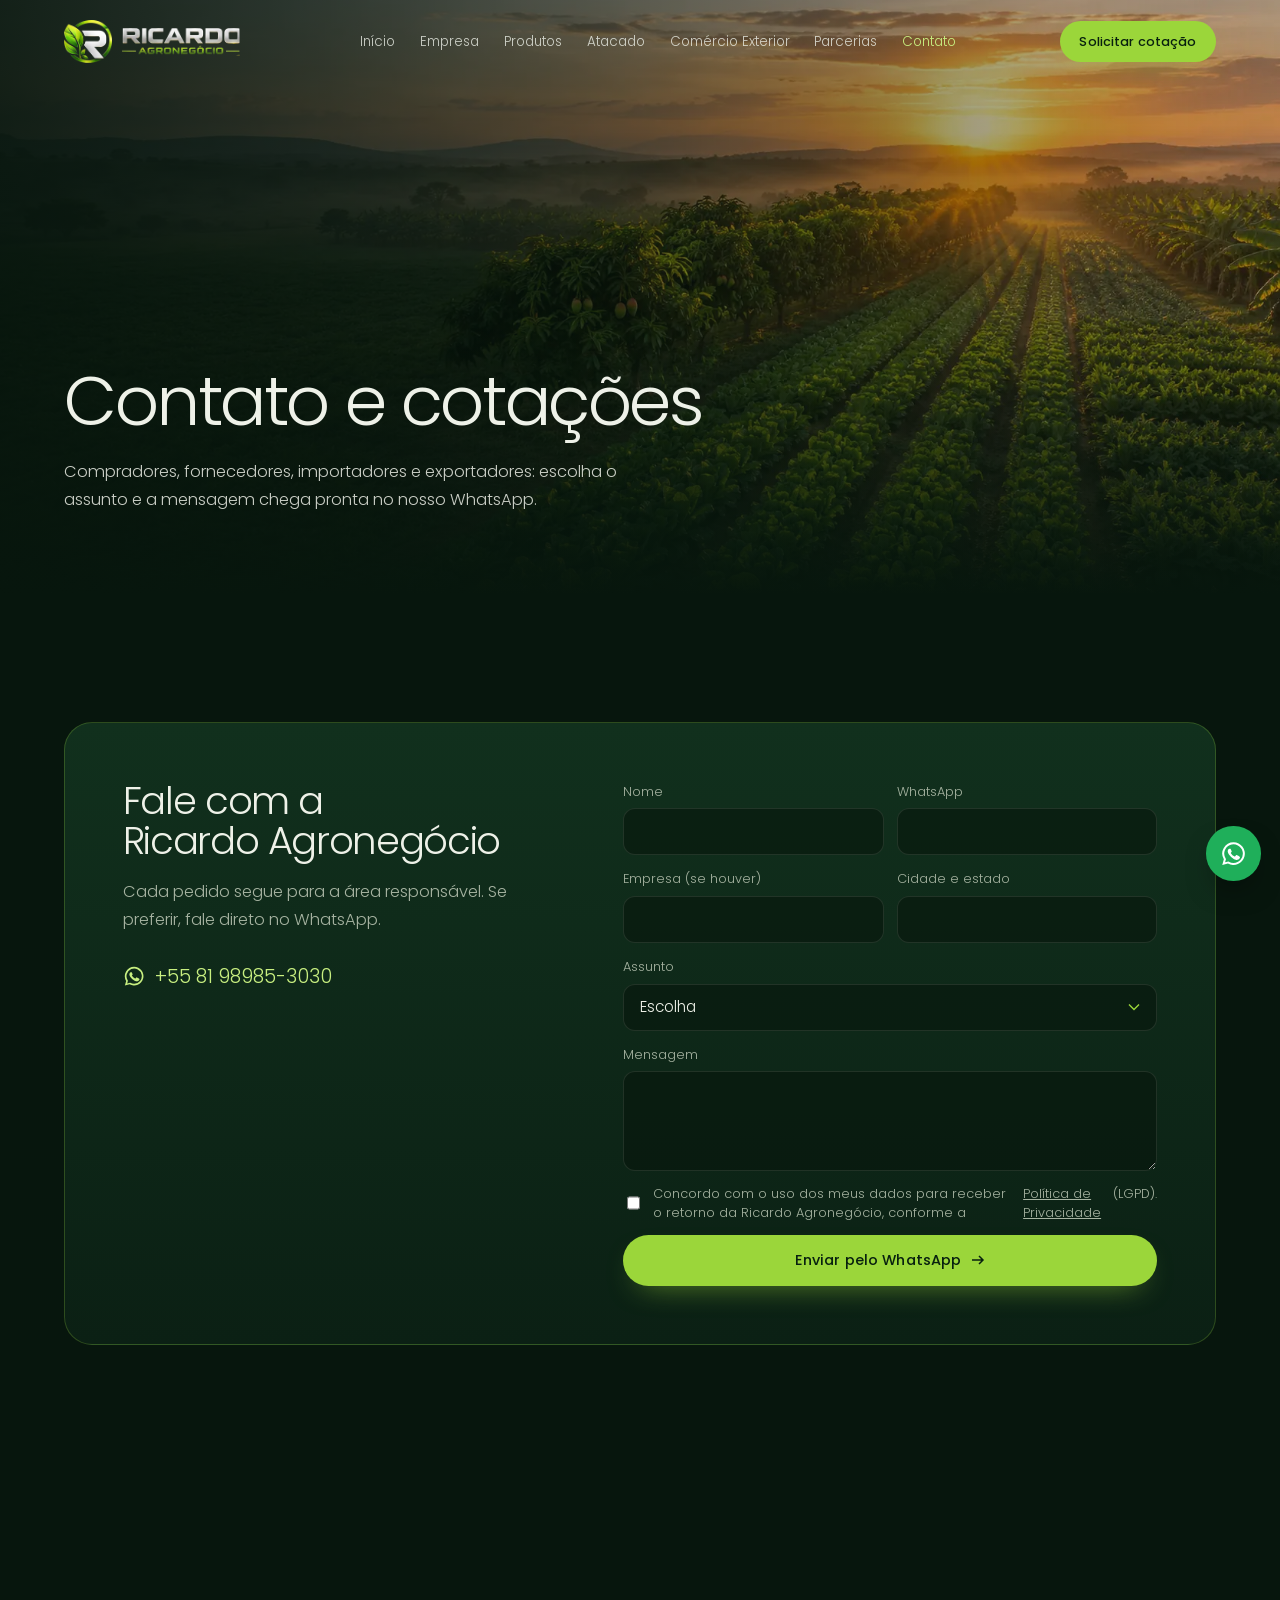
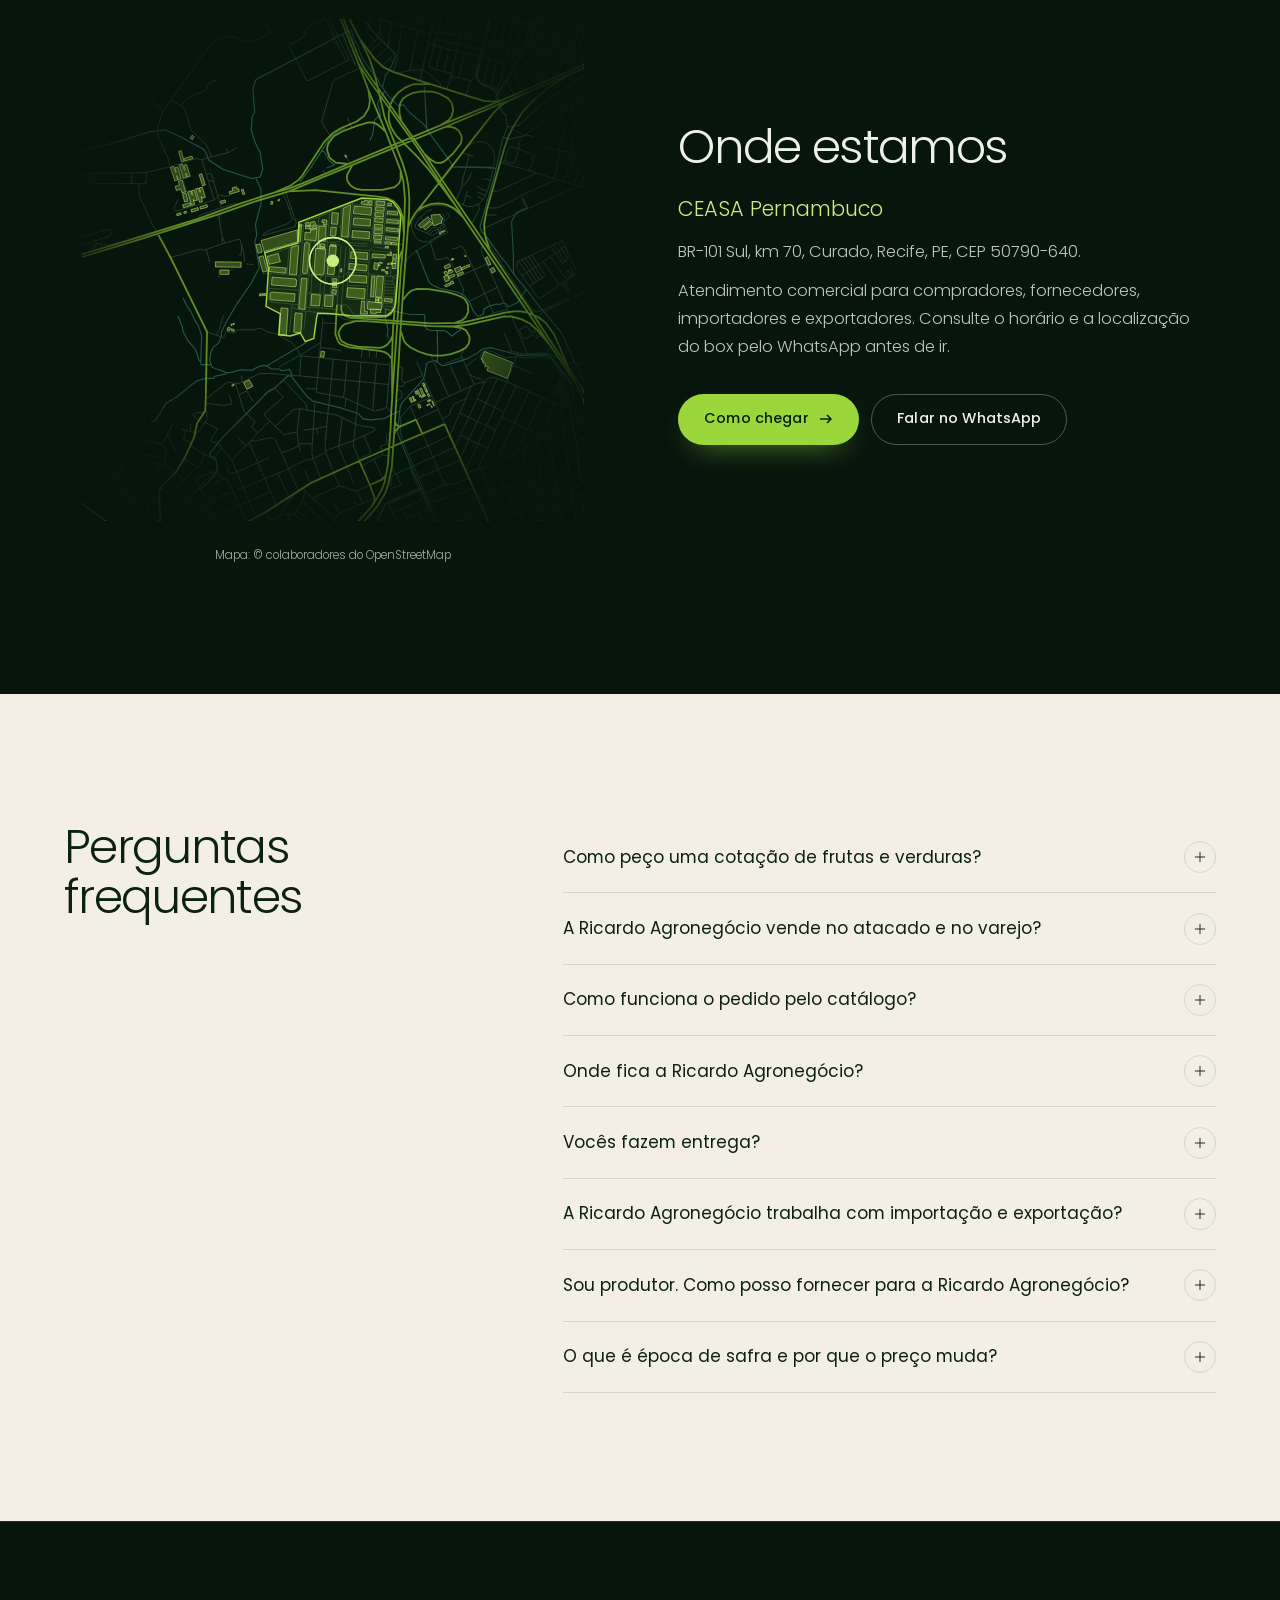
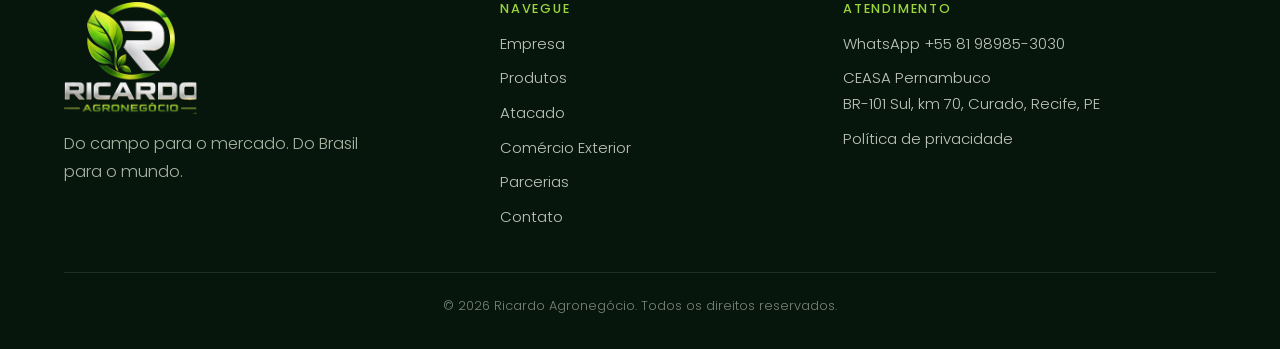
<file: contato.html>
<!doctype html>
<html lang="pt-BR">
<head>
<meta charset="utf-8">
<meta name="viewport" content="width=device-width,initial-scale=1,viewport-fit=cover">
<title>Contato e cotações | Ricardo Agronegócio</title>
<meta name="description" content="Fale com a Ricardo Agronegócio pelo WhatsApp +55 81 98985-3030. CEASA Pernambuco, BR-101 Sul, km 70, Curado, Recife, PE.">
<meta name="robots" content="noindex,nofollow">
<link rel="canonical" href="https://www.ricardoagronegocio.com/contato">
<meta name="theme-color" content="#07160D">
<meta property="og:type" content="website"><meta property="og:locale" content="pt_BR"><meta property="og:site_name" content="Ricardo Agronegócio">
<meta property="og:title" content="Contato e cotações | Ricardo Agronegócio"><meta property="og:description" content="Fale com a Ricardo Agronegócio pelo WhatsApp +55 81 98985-3030. CEASA Pernambuco, BR-101 Sul, km 70, Curado, Recife, PE."><meta property="og:url" content="https://www.ricardoagronegocio.com/contato">
<meta property="og:image" content="https://www.ricardoagronegocio.com/assets/img/og-image.jpg"><meta name="twitter:card" content="summary_large_image">
<link rel="icon" href="/assets/img/favicon.png" type="image/png"><link rel="apple-touch-icon" href="/assets/img/apple-touch-icon.png">
<link rel="preload" href="/assets/fonts/poppins-300.woff2" as="font" type="font/woff2" crossorigin>
<link rel="preload" href="/assets/fonts/poppins-500.woff2" as="font" type="font/woff2" crossorigin>
<link rel="preload" as="image" media="(min-width:761px)" imagesrcset="/assets/img/fotos/campo-1000.webp 1000w, /assets/img/fotos/campo-1672.webp 1672w" imagesizes="100vw" fetchpriority="high">
<link rel="preload" as="image" media="(max-width:760px)" imagesrcset="/assets/img/fotos/campo-m-700.webp 700w, /assets/img/fotos/campo-m-1122.webp 1122w" imagesizes="100vw" fetchpriority="high">
<script>document.documentElement.classList.add('js')</script>
<style>@font-face{font-family:"Poppins";src:url(/assets/fonts/poppins-300.woff2) format("woff2");font-weight:300;font-display:swap}@font-face{font-family:"Poppins";src:url(/assets/fonts/poppins-400.woff2) format("woff2");font-weight:400;font-display:swap}@font-face{font-family:"Poppins";src:url(/assets/fonts/poppins-500.woff2) format("woff2");font-weight:500;font-display:swap}@font-face{font-family:"Sans Reserva";src:local("Arial");size-adjust:112.5%}:root{--bg:#07160D;--bg-2:#0B2014;--bg-3:#11301D;--fg:#EEF1E8;--muted:#A6B3A1;--verde:#9BD63A;--verde-2:#C8EF80;--verde-3:#3F6D16;--creme:#F3EFE4;--creme-2:#E8E1D0;--tinta:#0C2114;--tinta-2:#4C5C50;--linha:rgba(155,214,58,.24);--linha-2:rgba(238,241,232,.1);--linha-c:rgba(12,33,20,.12);--sans:"Poppins","Sans Reserva",Arial,sans-serif;--t-hero:clamp(3rem,7.4vw,7.4rem);--t-h2:clamp(2rem,3.7vw,3.5rem);--gutter:clamp(1.25rem,5vw,4rem);--maxw:1280px;--section-py:clamp(5rem,10vw,8.5rem);--ease:cubic-bezier(.2,.8,.3,1);--r:20px}*,*::before,*::after{box-sizing:border-box}html{-webkit-text-size-adjust:100%;scroll-padding-top:6rem}body{margin:0;background:var(--bg);color:var(--fg);font:300 1.02rem/1.72 var(--sans);-webkit-font-smoothing:antialiased;overflow-x:clip}img{display:block;max-width:100%;height:auto}a{color:inherit;text-decoration:none}button,input,select,textarea{font:inherit;color:inherit}h1,h2,h3,p,ul,ol,figure,dl,dd,blockquote{margin:0}h1,h2{font-weight:300;line-height:1.06;letter-spacing:-.035em;text-wrap:balance}h3{font-weight:400;font-size:1.15rem;line-height:1.3;letter-spacing:-.01em}.wrap{width:100%;max-width:var(--maxw);margin-inline:auto;padding-inline:var(--gutter)}:focus-visible{outline:2px solid var(--verde);outline-offset:3px;border-radius:4px}::selection{background:var(--verde);color:var(--bg)}.btn{display:inline-flex;align-items:center;justify-content:center;gap:.55rem;min-height:3.2rem;padding:.7rem 1.55rem;border-radius:999px;border:1px solid transparent;font:500 .9rem/1.2 var(--sans);letter-spacing:.01em;white-space:nowrap;cursor:pointer;transition:background-color .35s var(--ease),border-color .35s var(--ease),color .35s var(--ease),transform .35s var(--ease),box-shadow .35s var(--ease)}.btn svg{width:1rem;height:1rem;flex:none;transition:transform .35s var(--ease)}.btn:hover svg{transform:translateX(3px)}.btn:active{transform:scale(.98)}.btn--verde{background:var(--verde);color:#08200F;box-shadow:0 12px 30px -16px rgba(155,214,58,.75)}.btn--verde:hover{background:var(--verde-2)}.btn--linha{border-color:rgba(238,241,232,.3);color:var(--fg)}.btn--linha:hover{border-color:var(--verde);color:var(--verde-2)}.btn--escuro{background:var(--tinta);color:var(--creme)}.btn--escuro:hover{background:var(--bg-3)}.ctas{display:flex;flex-wrap:wrap;gap:.75rem}.top{position:fixed;inset:0 0 auto 0;z-index:60;transition:background-color .4s var(--ease),border-color .4s var(--ease)}.top.solid,.menu-open .top{background:rgba(7,22,13,.86);-webkit-backdrop-filter:blur(14px);backdrop-filter:blur(14px);border-bottom:1px solid var(--linha-2)}.top__in{display:flex;align-items:center;justify-content:space-between;gap:1.2rem;height:5.2rem}.marca{display:flex;align-items:center;gap:.65rem;flex:none}.marca__r{width:3rem;height:auto}.marca__nome{height:1.75rem;width:auto}.nav{display:flex;align-items:center;gap:.15rem}.nav a:not(.btn){padding:.5rem .7rem;font-size:.84rem;color:rgba(238,241,232,.8);transition:color .3s}.nav a:not(.btn):hover,.nav a[aria-current="page"]{color:var(--verde-2)}.nav .btn{min-height:2.6rem;padding:.5rem 1.15rem;font-size:.8rem;margin-left:.5rem}.burger{display:none;width:2.9rem;height:2.9rem;border-radius:50%;border:1px solid var(--linha);background:none;cursor:pointer;position:relative}.burger span{position:absolute;left:50%;width:1.1rem;height:1.5px;background:var(--verde-2);transform:translateX(-50%);transition:transform .35s var(--ease),top .35s var(--ease)}.burger span:first-child{top:42%}.burger span:last-child{top:58%}.menu-open .burger span:first-child{top:50%;transform:translateX(-50%) rotate(45deg)}.menu-open .burger span:last-child{top:50%;transform:translateX(-50%) rotate(-45deg)}.capa{position:relative;min-height:100svh;display:flex;align-items:flex-end;overflow:hidden;isolation:isolate}.capa__bg{position:absolute;inset:0;z-index:-1}.capa__bg img{width:100%;height:100%;object-fit:cover;object-position:60% 50%;transform:scale(1.06)}.capa__video{position:absolute;inset:0;width:100%;height:100%;object-fit:cover;object-position:60% 50%;transform:scale(1.06);opacity:0;transition:opacity 1.4s ease}.capa__video.on{opacity:1}.capa__bg::after{content:"";position:absolute;inset:0;background:linear-gradient(90deg,rgba(7,22,13,.88) 0%,rgba(7,22,13,.6) 38%,rgba(7,22,13,.08) 72%),linear-gradient(0deg,var(--bg) 0%,rgba(7,22,13,0) 36%)}.capa__txt{max-width:58rem;padding-block:9rem clamp(4rem,11vh,6.5rem)}.capa h1{font-size:var(--t-hero);line-height:.98}.capa p{margin-top:1.5rem;max-width:32rem;font-size:clamp(1.05rem,1.3vw,1.22rem);color:rgba(238,241,232,.84)}.capa .ctas{margin-top:2.2rem}.safra{display:flex;align-items:stretch;border-block:1px solid var(--linha-2);background:var(--bg)}.safra__rot{flex:none;display:flex;flex-direction:column;justify-content:center;padding:1rem clamp(1.2rem,3vw,2.4rem);border-right:1px solid var(--linha-2);line-height:1.25}.safra__rot span{font-size:.78rem;color:var(--muted)}.safra__rot b{font-weight:400;font-size:1.15rem;color:var(--verde-2);text-transform:capitalize}.safra__trilho{flex:1;overflow:hidden;-webkit-mask:linear-gradient(90deg,transparent,#000 6%,#000 94%,transparent);mask:linear-gradient(90deg,transparent,#000 6%,#000 94%,transparent)}.safra__t{display:flex;width:max-content;animation:corre 60s linear infinite}.safra__t:hover{animation-play-state:paused}.safra__item{flex:none;display:flex;align-items:center;gap:.7rem;margin-right:2rem;padding-block:.85rem;font-size:.92rem;color:rgba(238,241,232,.86);transition:color .3s}.safra__item img{width:2.8rem;height:2.8rem;border-radius:50%;object-fit:cover;border:1px solid var(--linha)}.safra__item:hover{color:var(--verde-2)}@keyframes corre{to{transform:translate3d(-50%,0,0)}}.perc{position:relative;background:var(--bg)}.js .perc{height:420vh}.perc__palco{position:sticky;top:0;height:100svh;overflow:hidden;isolation:isolate}.perc__fotos{position:absolute;inset:0;z-index:-1}.perc__foto{position:absolute;inset:0;opacity:0;transition:opacity 1.1s var(--ease)}.perc__foto.on{opacity:1}.perc__foto img{width:100%;height:100%;object-fit:cover;transform:scale(1.08);transition:transform 6s linear}.perc__foto.on img{transform:scale(1)}.perc__fotos::after{content:"";position:absolute;inset:0;background:linear-gradient(90deg,rgba(7,22,13,.9) 0%,rgba(7,22,13,.55) 42%,rgba(7,22,13,.12) 75%),linear-gradient(0deg,rgba(7,22,13,.85) 0%,rgba(7,22,13,0) 40%),linear-gradient(180deg,rgba(7,22,13,.7) 0%,rgba(7,22,13,0) 25%)}.perc__in{height:100%;display:grid;grid-template-rows:auto 1fr auto;padding-block:7.5rem 2.6rem}.perc__titulo{font-size:clamp(2rem,3.6vw,3.4rem);max-width:40rem}.perc__titulo span{color:var(--verde-2)}.perc__etapas{position:relative;align-self:end;max-width:31rem;min-height:17rem}.perc__etapa{position:absolute;inset:auto 0 0 0;opacity:0;transform:translate3d(0,24px,0);transition:opacity .7s var(--ease),transform .9s var(--ease);pointer-events:none}.perc__etapa.on{opacity:1;transform:none;pointer-events:auto}.perc__m{display:none}.perc__n{font-size:.82rem;font-weight:500;letter-spacing:.18em;color:var(--verde)}.perc__etapa h3{margin-top:.4rem;font-size:clamp(1.6rem,2.4vw,2.2rem);font-weight:300;letter-spacing:-.02em}.perc__frase{margin-top:.6rem;font-size:1.12rem;color:var(--verde-2)}.perc__etapa p:not(.perc__n):not(.perc__frase){margin-top:.6rem;color:rgba(238,241,232,.8)}.perc__etapa .btn{margin-top:1.4rem}.perc__trilha{position:relative;display:grid;grid-template-columns:repeat(4,1fr);margin:2.2rem 0 0;padding:0;list-style:none}.perc__trilha i{position:absolute;left:0;right:0;top:.45rem;height:2px;background:var(--linha-2)}.perc__trilha i b{position:absolute;inset:0;background:linear-gradient(90deg,var(--verde-3),var(--verde-2));transform-origin:left;transform:scaleX(var(--p,0))}.perc__trilha li{position:relative;padding-top:1.6rem;font-size:.86rem;color:var(--muted);transition:color .5s}.perc__trilha li span{position:absolute;left:0;top:0;width:1rem;height:1rem;border-radius:50%;background:var(--bg);border:2px solid rgba(238,241,232,.3);transition:background-color .5s,border-color .5s,box-shadow .5s}.perc__trilha li.on{color:var(--fg)}.perc__trilha li.on span{background:var(--verde);border-color:var(--verde-2);box-shadow:0 0 0 6px rgba(155,214,58,.15)}.sec{position:relative;padding-block:var(--section-py)}.sec--creme{background:var(--creme);color:var(--tinta)}.sec--escuro2{background:var(--bg-2)}.cab{max-width:52rem;margin:0 auto clamp(2.6rem,5vw,4rem);text-align:center}.cab h2{font-size:var(--t-h2)}.cab p{margin:1.1rem auto 0;max-width:40rem;color:var(--muted)}.sec--creme .cab p,.sec--creme p{color:var(--tinta-2)}.fim{display:flex;justify-content:center;margin-top:clamp(2.4rem,5vw,3.4rem)}.cats{display:grid;grid-template-columns:repeat(3,1fr);gap:clamp(.9rem,1.6vw,1.3rem)}.cat{display:flex;flex-direction:column;border-radius:var(--r);overflow:hidden;background:#fff;border:1px solid var(--linha-c);transition:transform .5s var(--ease),box-shadow .5s var(--ease)}.cat__foto{aspect-ratio:16/10;overflow:hidden;background:#E6E3DD}.cat__foto img{width:100%;height:100%;object-fit:cover;transition:transform .9s var(--ease)}.cat__txt{display:flex;flex-direction:column;gap:.35rem;padding:1.3rem 1.4rem 1.4rem}.cat h3{font-size:1.25rem}.cat p{font-size:.92rem;color:var(--tinta-2)}.cat__n{display:inline-flex;align-items:center;gap:.45rem;margin-top:.5rem;font-size:.84rem;font-weight:500;color:var(--verde-3)}.cat__n svg{width:.9rem;height:.9rem}.cat:hover{transform:translateY(-5px);box-shadow:0 30px 60px -30px rgba(12,33,20,.35)}.cat:hover .cat__foto img{transform:scale(1.06)}.atac{overflow:clip;isolation:isolate}.atac__bg{position:absolute;inset:0;z-index:-1}.atac__bg img{width:100%;height:100%;object-fit:cover}.atac__bg::after{content:"";position:absolute;inset:0;background:linear-gradient(90deg,rgba(7,22,13,.94) 0%,rgba(7,22,13,.78) 40%,rgba(7,22,13,.2) 80%),linear-gradient(180deg,var(--bg) 0%,rgba(7,22,13,0) 18%,rgba(7,22,13,0) 82%,var(--bg) 100%)}.atac__in{min-height:min(48rem,92svh);display:flex;align-items:center}.atac__txt{max-width:36rem}.atac h2{font-size:var(--t-h2)}.atac p{margin-top:1.2rem;color:rgba(238,241,232,.84)}.compradores{display:grid;grid-template-columns:1fr;margin:1.8rem 0 2rem;padding:0;list-style:none;border-top:1px solid var(--linha-2)}.compradores li{display:flex;align-items:center;gap:.9rem;padding:.85rem 0;border-bottom:1px solid var(--linha-2);font-size:1rem}.compradores svg{width:1.4rem;height:1.4rem;flex:none;color:var(--verde)}.loja{display:grid;grid-template-columns:1.05fr .95fr;gap:clamp(2rem,6vw,5rem);align-items:center}.loja h2{font-size:var(--t-h2)}.passos{display:grid;gap:1.3rem;margin:2rem 0 2.2rem;padding:0;list-style:none}.passos li{display:grid;grid-template-columns:3rem 1fr;gap:1rem;align-items:start}.passos b{display:grid;place-items:center;width:3rem;height:3rem;border-radius:50%;border:1px solid var(--verde);color:var(--verde-2);font-weight:500;font-size:.85rem}.passos h3{font-size:1.1rem}.passos p{margin-top:.25rem;font-size:.95rem;color:var(--muted)}.passos--claro b{border-color:var(--verde-3);color:var(--verde-3)}.passos--claro p{color:var(--tinta-2)}.demo{max-width:25rem;margin-inline:auto;border-radius:28px;padding:1.4rem;background:linear-gradient(180deg,#F7F4EC,#EDE7D8);color:var(--tinta);box-shadow:0 40px 90px -40px rgba(0,0,0,.8),0 0 0 1px rgba(255,255,255,.06);transform:rotate(-2deg)}.demo__topo{display:flex;align-items:center;gap:.6rem;padding-bottom:1rem;border-bottom:1px solid var(--linha-c);font-weight:400}.demo__topo svg{width:1.3rem;height:1.3rem;color:var(--verde-3)}.demo__topo b{margin-left:auto;font-weight:500;font-size:.8rem;padding:.2rem .7rem;border-radius:999px;background:var(--tinta);color:var(--verde-2)}.demo__itens{margin:0;padding:0;list-style:none}.demo__itens li{display:grid;grid-template-columns:2.6rem 1fr auto;gap:.8rem;align-items:center;padding:.75rem 0;border-bottom:1px solid var(--linha-c);font-size:.95rem}.demo__itens img{width:2.6rem;height:2.6rem;border-radius:10px;object-fit:cover}.demo__itens b{font-weight:500;font-size:.88rem;color:var(--tinta-2)}.demo__btn{display:flex;align-items:center;justify-content:center;gap:.6rem;margin-top:1.2rem;padding:.9rem;border-radius:999px;background:#1FAF5A;color:#fff;font-weight:500;font-size:.92rem}.demo__btn svg{width:1.2rem;height:1.2rem}.mundo{position:relative;min-height:min(52rem,100svh);display:flex;align-items:center;overflow:clip;isolation:isolate;padding-block:var(--section-py)}.mundo__bg{position:absolute;inset:0;z-index:-1}.mundo__bg img{width:100%;height:100%;object-fit:cover;object-position:60% 50%}.mundo__bg::after{content:"";position:absolute;inset:0;background:linear-gradient(90deg,rgba(7,22,13,.92) 0%,rgba(7,22,13,.66) 42%,rgba(7,22,13,.1) 80%),linear-gradient(180deg,var(--bg) 0%,rgba(7,22,13,0) 16%,rgba(7,22,13,0) 84%,var(--bg) 100%)}.mundo__txt{max-width:36rem}.mundo h2{font-size:var(--t-h2)}.mundo p{margin-top:1.2rem;color:rgba(238,241,232,.84)}.mundo .ctas{margin-top:2rem}.mundo__dado{margin-top:2.4rem!important;padding-top:1.4rem;border-top:1px solid var(--linha);font-size:1.02rem;color:var(--fg)!important}.mundo__dado small{display:block;margin-top:.4rem;font-size:.76rem;color:var(--muted)}.origem__topo{display:grid;grid-template-columns:.85fr 1.15fr;gap:clamp(2rem,6vw,5rem);align-items:center}.origem__foto{border-radius:24px;overflow:hidden;aspect-ratio:4/5;background:var(--creme-2)}.origem__foto img{width:100%;height:100%;object-fit:cover}.origem h2{font-size:var(--t-h2)}.origem__txt>p{margin-top:1.1rem}.origens{display:grid;grid-template-columns:repeat(2,1fr);gap:0;margin:1.8rem 0 0;padding:0;list-style:none;border-top:1px solid var(--linha-c)}.origens li{padding:1rem 1rem 1rem 0;border-bottom:1px solid var(--linha-c)}.origens li:nth-child(odd){padding-right:1.4rem}.origens h3{font-size:1rem;font-weight:500;color:var(--tinta)}.origens p{margin-top:.2rem;font-size:.9rem}.origens--grade{grid-template-columns:repeat(3,1fr);column-gap:2rem}.origem__fonte{margin-top:1.2rem!important;font-size:.78rem;opacity:.8}.cal{background:var(--bg-2)}.cal__abas{display:flex;justify-content:center;gap:.4rem;flex-wrap:wrap;margin-bottom:2rem}.cal__abas button{min-width:3.6rem;padding:.55rem .9rem;border-radius:999px;border:1px solid var(--linha-2);background:none;cursor:pointer;font-size:.86rem;text-transform:capitalize;color:var(--muted);transition:all .3s var(--ease)}.cal__abas button:hover{border-color:var(--verde);color:var(--fg)}.cal__abas button[aria-selected="true"]{background:var(--verde);border-color:var(--verde);color:#08200F;font-weight:500}.cal__grade{display:grid;grid-template-columns:repeat(auto-fill,minmax(7.4rem,1fr));gap:.8rem;min-height:9rem}.cal__item{display:flex;flex-direction:column;align-items:center;gap:.6rem;padding:.9rem .6rem 1rem;border-radius:16px;border:1px solid var(--linha-2);background:rgba(255,255,255,.02);text-align:center;font-size:.86rem;transition:border-color .3s,transform .4s var(--ease);animation:surge .5s var(--ease) both}.cal__item img{width:4.4rem;height:4.4rem;border-radius:50%;object-fit:cover}.cal__item:hover{border-color:var(--verde);transform:translateY(-3px)}.cal__fonte{margin-top:1.6rem;text-align:center;font-size:.78rem;color:var(--muted)}@keyframes surge{from{opacity:0;transform:translateY(8px)}}.lider__in{display:grid;grid-template-columns:.8fr 1.2fr;gap:clamp(2rem,6vw,5rem);align-items:center}.lider__marca{width:min(100%,22rem);margin-inline:auto;filter:drop-shadow(0 30px 60px rgba(0,0,0,.5))}.lider h2{font-size:var(--t-h2)}.lider__cargo{margin-top:.5rem;color:var(--verde-2)}.lider__txt>p:not(.lider__cargo){margin-top:1rem;color:rgba(238,241,232,.82)}.lider blockquote{margin-top:1.8rem;padding-left:1.4rem;border-left:2px solid var(--verde);font-size:clamp(1.2rem,1.8vw,1.55rem);line-height:1.5;font-weight:300}.lider .ctas{margin-top:2rem}.onde__grid{display:grid;grid-template-columns:1fr 1fr;gap:clamp(2rem,6vw,5rem);align-items:center}.onde__mapa svg{width:100%;height:auto;display:block}.onde__credito{margin-top:.5rem;font-size:.72rem;color:var(--muted);text-align:center}.m-agua{fill:none;stroke:#245a4a;stroke-width:1.2}.m-rua{fill:none;stroke:#2f4d38;stroke-width:.8}.m-via{fill:none;stroke:#7FB52E;stroke-width:2;opacity:.75}.m-area{fill:rgba(155,214,58,.1);stroke:var(--verde);stroke-width:1.6}.m-galpao{fill:rgba(155,214,58,.3);stroke:var(--verde-2);stroke-width:.6}.m-pino circle{fill:var(--verde-2)}.m-pulso{fill:none!important;stroke:var(--verde-2);stroke-width:1.5;transform-origin:center;transform-box:fill-box;animation:pulso 2.6s var(--ease) infinite}.m-pulso+.m-pulso{animation-delay:1.3s}@keyframes pulso{from{transform:scale(.3);opacity:1}to{transform:scale(2.2);opacity:0}}.onde h2{font-size:var(--t-h2)}.onde__lugar{margin-top:1.2rem;font-size:1.3rem;color:var(--verde-2)}.onde__txt p:not(.onde__lugar){margin-top:.7rem;color:rgba(238,241,232,.8)}.onde .ctas{margin-top:2rem}.faq{display:grid;grid-template-columns:.8fr 1.2fr;gap:clamp(2rem,5vw,4rem);align-items:start}.faq__cab{position:sticky;top:7rem}.faq h2{font-size:var(--t-h2)}.faq__item{border-bottom:1px solid var(--linha-c)}.faq__item summary{display:flex;justify-content:space-between;align-items:center;gap:1rem;padding:1.2rem 0;cursor:pointer;list-style:none;font-size:1.06rem;font-weight:400}.faq__item summary::-webkit-details-marker{display:none}.faq__item summary span{flex:none;display:grid;place-items:center;width:2rem;height:2rem;border-radius:50%;border:1px solid var(--linha-c);transition:transform .4s var(--ease),background-color .3s}.faq__item summary svg{width:1rem;height:1rem}.faq__item[open] summary span{transform:rotate(45deg);background:var(--tinta);color:var(--creme)}.faq__item p{padding:0 3rem 1.3rem 0}.final{position:relative;min-height:min(40rem,86svh);display:flex;align-items:center;justify-content:center;text-align:center;overflow:clip;isolation:isolate;padding-block:var(--section-py)}.final__bg{position:absolute;inset:0;z-index:-1}.final__bg img{width:100%;height:100%;object-fit:cover}.final__bg::after{content:"";position:absolute;inset:0;background:radial-gradient(70% 70% at 50% 50%,rgba(7,22,13,.55),rgba(7,22,13,.9)),linear-gradient(180deg,var(--bg) 0%,rgba(7,22,13,0) 22%)}.final__txt{max-width:44rem;margin-inline:auto}.final h2{font-size:var(--t-h2)}.final p{margin:1.2rem auto 0;max-width:34rem;color:rgba(238,241,232,.84)}.final .ctas{justify-content:center;margin-top:2rem}.rod{padding-block:clamp(3.5rem,7vw,5rem) 2rem;border-top:1px solid var(--linha-2);background:var(--bg)}.rod__grid{display:grid;grid-template-columns:1.3fr 1fr 1.2fr;gap:2rem}.rod__marca img{height:7rem;width:auto}.rod__frase{margin-top:1rem;color:var(--muted);max-width:20rem}.rod__col{display:flex;flex-direction:column;gap:.55rem}.rod__col h2{font-size:.8rem;font-weight:500;letter-spacing:.14em;text-transform:uppercase;color:var(--verde);margin-bottom:.4rem}.rod__col a{font-size:.94rem;color:rgba(238,241,232,.8);transition:color .3s}.rod__col a:hover{color:var(--verde-2)}.rod__fim{margin-top:2.6rem;padding-top:1.4rem;border-top:1px solid var(--linha-2);font-size:.8rem;color:rgba(238,241,232,.5);text-align:center}.zap{position:fixed;right:1.2rem;bottom:1.2rem;z-index:50;width:3.4rem;height:3.4rem;border-radius:50%;display:grid;place-items:center;background:#1FAF5A;color:#fff;box-shadow:0 14px 30px -12px rgba(0,0,0,.6);transition:transform .35s var(--ease)}.zap:hover{transform:scale(1.07)}.zap svg{width:1.7rem;height:1.7rem}.pagtopo{position:relative;min-height:66svh;display:flex;align-items:flex-end;overflow:hidden;isolation:isolate;padding-block:9rem clamp(3rem,7vw,5rem)}.pagtopo__bg{position:absolute;inset:0;z-index:-1}.pagtopo__bg img{width:100%;height:100%;object-fit:cover}.pagtopo__bg::after{content:"";position:absolute;inset:0;background:linear-gradient(90deg,rgba(7,22,13,.9) 0%,rgba(7,22,13,.55) 50%,rgba(7,22,13,.2) 100%),linear-gradient(0deg,var(--bg) 0%,rgba(7,22,13,0) 45%)}.pagtopo__txt{max-width:50rem}.pagtopo h1{font-size:clamp(2.6rem,5.4vw,5.2rem)}.pagtopo p{margin-top:1.3rem;max-width:38rem;font-size:clamp(1.02rem,1.2vw,1.15rem);color:rgba(238,241,232,.84)}.pagtopo .ctas{margin-top:2rem}.par{display:grid;grid-template-columns:.85fr 1.15fr;gap:clamp(2rem,6vw,5rem);align-items:start}.par__cab{position:sticky;top:7rem}.par h2{font-size:var(--t-h2)}.texto p{font-size:clamp(1.05rem,1.25vw,1.18rem);line-height:1.8;color:rgba(238,241,232,.86)}.sec--creme .texto p{color:var(--tinta-2)}.texto p+p{margin-top:1.2rem}.texto--pag{max-width:46rem}.texto--pag h2{font-size:clamp(1.35rem,2vw,1.8rem);margin:2.4rem 0 .8rem}.dims{display:grid;grid-template-columns:repeat(5,1fr);gap:.8rem;margin:0;padding:0;list-style:none}.dims li{display:flex;flex-direction:column;gap:1rem;padding:1.4rem 1.2rem 1.5rem;border-radius:18px;border:1px solid var(--linha-2);background:linear-gradient(180deg,rgba(155,214,58,.06),transparent 70%)}.dims b{font-weight:500;font-size:.82rem;letter-spacing:.14em;color:var(--verde)}.dims span{font-size:1rem;line-height:1.45}.mv{display:grid;grid-template-columns:1fr 1fr;gap:clamp(1.5rem,4vw,3rem)}.mv__item{padding:clamp(1.8rem,3.5vw,2.8rem);border-radius:24px;background:#fff;border:1px solid var(--linha-c)}.mv__item h2{font-size:clamp(1.6rem,2.6vw,2.3rem);color:var(--tinta)}.mv__item p{margin-top:1rem}.valores{display:grid;grid-template-columns:repeat(3,1fr);gap:clamp(.8rem,1.5vw,1.1rem)}.valor{padding:1.6rem 1.5rem 1.7rem;border-radius:18px;border:1px solid var(--linha-2);background:rgba(255,255,255,.02);transition:border-color .4s,transform .4s var(--ease)}.valor span{font-size:.8rem;font-weight:500;letter-spacing:.14em;color:var(--verde)}.valor h3{margin-top:.8rem;font-size:1.2rem}.valor p{margin-top:.5rem;font-size:.93rem;color:var(--muted)}.valor:hover{border-color:var(--linha);transform:translateY(-4px)}.marq{overflow:hidden;margin-top:clamp(3rem,6vw,4.5rem);border-block:1px solid var(--linha);padding-block:1.3rem}.marq__t{display:flex;width:max-content;animation:corre 46s linear infinite}.marq__t span{flex:none;margin-right:2.4rem;font-size:clamp(1.3rem,2.4vw,2.2rem);white-space:nowrap}.marq__t i{flex:none;margin-right:2.4rem;align-self:center;width:.5rem;height:.5rem;border-radius:50%;background:var(--verde)}.lider--pag .lider__in{align-items:start}.lider--pag .lider__marca{position:sticky;top:8rem}.quem{display:grid;grid-template-columns:repeat(5,1fr);gap:.8rem;margin:0;padding:0;list-style:none}.quem li{display:flex;flex-direction:column;align-items:center;gap:1rem;padding:1.8rem 1rem;border-radius:18px;border:1px solid var(--linha-2);text-align:center;background:rgba(255,255,255,.02)}.quem svg{width:2.2rem;height:2.2rem;color:var(--verde)}.quem h3{font-size:1rem}.como{display:grid;grid-template-columns:.9fr 1.1fr;gap:clamp(2rem,6vw,5rem);align-items:center}.como h2{font-size:var(--t-h2)}.como .passos{margin:0}.blocos{display:grid;grid-template-columns:repeat(3,1fr);gap:clamp(.8rem,1.5vw,1.1rem)}.bloco{padding:1.7rem 1.6rem;border-radius:18px;border:1px solid var(--linha-2);background:rgba(255,255,255,.02)}.bloco svg{width:2rem;height:2rem;color:var(--verde)}.bloco h3{margin-top:1.1rem;font-size:1.12rem}.bloco p{margin-top:.45rem;font-size:.93rem;color:var(--muted)}.par--centro{align-items:center}.caixa{display:grid;grid-template-columns:.9fr 1.1fr;gap:clamp(2rem,5vw,4rem);padding:clamp(1.8rem,4.5vw,3.6rem);border-radius:28px;background:linear-gradient(180deg,var(--bg-3),var(--bg-2));border:1px solid var(--linha)}.caixa h2{font-size:clamp(1.8rem,3vw,2.7rem)}.caixa__txt p{margin-top:1rem;color:var(--muted)}.tel{display:inline-flex;align-items:center;gap:.6rem;margin-top:1.6rem;font-size:1.2rem;color:var(--verde-2)}.tel svg{width:1.4rem;height:1.4rem}.form{display:grid;grid-template-columns:1fr 1fr;gap:.8rem}.campo{display:flex;flex-direction:column;gap:.35rem}.campo--cheio{grid-column:1/-1}.campo label{font-size:.8rem;color:var(--muted)}.campo input,.campo select,.campo textarea{width:100%;min-height:2.95rem;padding:.6rem 1rem;border-radius:12px;border:1px solid var(--linha-2);background:rgba(7,22,13,.6);font-size:.95rem;transition:border-color .3s}.campo select{appearance:none;-webkit-appearance:none;background-image:url("data:image/svg+xml,%3Csvg xmlns='http://www.w3.org/2000/svg' width='12' height='8' fill='none'%3E%3Cpath d='M1 1.5l5 5 5-5' stroke='%239BD63A' stroke-width='1.4'/%3E%3C/svg%3E");background-repeat:no-repeat;background-position:right 1rem center;padding-right:2.4rem}.campo select option{background:var(--bg-2)}.campo textarea{min-height:4.6rem;resize:vertical}.campo input:focus,.campo select:focus,.campo textarea:focus{outline:none;border-color:var(--verde)}.form .btn{grid-column:1/-1;width:100%}.form__mel{position:absolute;left:-9999px}.aceite{grid-column:1/-1;display:flex;gap:.6rem;font-size:.8rem;color:var(--muted);line-height:1.5}.aceite a{text-decoration:underline}.aceite input{margin-top:.2rem;accent-color:var(--verde);flex:none}.catal{padding-block:clamp(2.5rem,5vw,4rem) var(--section-py);background:var(--creme);color:var(--tinta)}.catal__barra{position:sticky;top:5.2rem;z-index:20;display:flex;flex-wrap:wrap;align-items:center;gap:.8rem;margin-inline:calc(var(--gutter) * -1);padding:.9rem var(--gutter);background:rgba(243,239,228,.92);-webkit-backdrop-filter:blur(12px);backdrop-filter:blur(12px);border-bottom:1px solid var(--linha-c)}.busca{display:flex;align-items:center;gap:.6rem;flex:1 1 18rem;max-width:24rem;padding:.2rem 1rem;border-radius:999px;border:1px solid var(--linha-c);background:#fff}.busca svg{width:1.1rem;height:1.1rem;color:var(--tinta-2);flex:none}.busca input{width:100%;min-height:2.6rem;border:0;background:none;font-size:.95rem;color:var(--tinta)}.busca input:focus{outline:none}.filtros{display:flex;flex-wrap:wrap;gap:.4rem}.filtros::-webkit-scrollbar{display:none}.filtros button{flex:none;padding:.55rem 1rem;border-radius:999px;border:1px solid var(--linha-c);background:#fff;font-size:.84rem;cursor:pointer;color:var(--tinta);transition:all .3s var(--ease)}.filtros button:hover{border-color:var(--verde-3)}.filtros button.on{background:var(--tinta);border-color:var(--tinta);color:var(--verde-2)}.catal__bloco{padding-top:clamp(2.4rem,5vw,3.6rem);scroll-margin-top:10rem}.catal__cab{display:flex;align-items:baseline;justify-content:space-between;gap:1rem;flex-wrap:wrap;margin-bottom:1.4rem;padding-bottom:1rem;border-bottom:1px solid var(--linha-c)}.catal__cab h2{font-size:clamp(1.6rem,2.8vw,2.4rem)}.catal__cab p{color:var(--tinta-2);font-size:.95rem}.prods{display:grid;grid-template-columns:repeat(auto-fill,minmax(15rem,1fr));gap:clamp(.8rem,1.4vw,1.1rem)}.prod{display:flex;flex-direction:column;border-radius:18px;overflow:hidden;background:#fff;border:1px solid var(--linha-c);scroll-margin-top:11rem;transition:box-shadow .4s var(--ease),border-color .4s}.prod:hover{box-shadow:0 24px 50px -30px rgba(12,33,20,.4)}.prod:target{border-color:var(--verde-3);box-shadow:0 0 0 3px rgba(155,214,58,.35)}.prod__foto{position:relative;aspect-ratio:1;background:#E6E3DD;overflow:hidden}.prod__foto img{width:100%;height:100%;object-fit:cover}.prod__selo{position:absolute;left:.8rem;bottom:.8rem;padding:.25rem .7rem;border-radius:999px;background:var(--tinta);color:var(--verde-2);font-size:.74rem;font-weight:500}.prod__txt{flex:1;padding:1.1rem 1.15rem .4rem}.prod h3{font-size:1.15rem}.prod__var{margin-top:.15rem;font-size:.82rem;color:var(--verde-3)!important}.prod__desc{margin-top:.5rem;font-size:.88rem;line-height:1.55;color:var(--tinta-2)}.prod__info{margin-top:.8rem;display:grid;gap:.35rem;font-size:.8rem;line-height:1.45}.prod__info div{display:grid;grid-template-columns:5.6rem 1fr;gap:.5rem}.prod__info dt{color:var(--tinta-2)}.prod__info dd{color:var(--tinta)}.prod__add{display:flex;align-items:center;justify-content:center;gap:.5rem;margin:.9rem 1.15rem 1.15rem;min-height:2.8rem;border-radius:999px;border:1px solid var(--tinta);background:none;cursor:pointer;font-size:.86rem;font-weight:500;color:var(--tinta);transition:all .3s var(--ease)}.prod__add svg{width:1rem;height:1rem}.prod__add:hover{background:var(--tinta);color:var(--verde-2)}.prod__add.na{background:var(--verde);border-color:var(--verde);color:#08200F}.catal__vazio{padding:3rem 0;text-align:center;color:var(--tinta-2)}.catal__nota{margin-top:2.6rem;font-size:.82rem;color:var(--tinta-2);text-align:center}.cesta{position:fixed;left:0;right:0;bottom:1.2rem;z-index:55;display:flex;justify-content:center;pointer-events:none}.cesta__abre,.cesta__painel{pointer-events:auto}.cesta__abre{display:flex;align-items:center;gap:.7rem;padding:.75rem .9rem .75rem 1.3rem;border-radius:999px;border:0;background:var(--tinta);color:var(--creme);cursor:pointer;font-size:.92rem;box-shadow:0 18px 40px -16px rgba(0,0,0,.6)}.cesta__abre svg{width:1.2rem;height:1.2rem;color:var(--verde)}.cesta__abre b{min-width:1.9rem;height:1.9rem;display:grid;place-items:center;border-radius:999px;background:var(--verde);color:#08200F;font-weight:500;font-size:.85rem}.cesta.pula .cesta__abre{animation:pula .5s var(--ease)}@keyframes pula{40%{transform:scale(1.08)}}.cesta__painel{position:fixed;right:1rem;bottom:5.4rem;width:min(26rem,calc(100vw - 2rem));max-height:calc(100svh - 7.5rem);overflow:auto;padding:1.3rem;border-radius:24px;background:#FBF9F3;color:var(--tinta);box-shadow:0 40px 90px -30px rgba(0,0,0,.7)}.cesta__topo{display:flex;align-items:center;justify-content:space-between;gap:1rem;padding-bottom:.8rem;border-bottom:1px solid var(--linha-c)}.cesta__topo h2{font-size:1.25rem;letter-spacing:-.01em}.cesta__topo button{width:2.4rem;height:2.4rem;border-radius:50%;border:1px solid var(--linha-c);background:none;cursor:pointer;display:grid;place-items:center}.cesta__topo svg{width:1rem;height:1rem}.cesta__itens{margin:0;padding:0;list-style:none}.cesta__itens li{display:grid;grid-template-columns:2.8rem 1fr auto;gap:.3rem .8rem;align-items:center;padding:.8rem 0;border-bottom:1px solid var(--linha-c)}.cesta__itens img{grid-row:span 2;width:2.8rem;height:2.8rem;border-radius:10px;object-fit:cover}.cesta__itens .nome{font-size:.95rem;font-weight:400}.cesta__itens .tira{width:2rem;height:2rem;border:0;background:none;cursor:pointer;color:var(--tinta-2);display:grid;place-items:center}.cesta__itens .tira svg{width:.9rem;height:.9rem}.cesta__itens .qtd{grid-column:2/4;display:flex;gap:.5rem}.cesta__itens input,.cesta__itens select{min-height:2.3rem;border-radius:10px;border:1px solid var(--linha-c);background:#fff;padding:.3rem .6rem;font-size:.88rem;color:var(--tinta)}.cesta__itens input{width:4.6rem}.cesta__itens select{flex:1}.cesta__vazia{padding:1.2rem 0;font-size:.9rem;color:var(--tinta-2)}.cesta__form{display:grid;grid-template-columns:1fr 1fr;gap:.6rem;margin-top:1rem}.cesta__form .campo label{color:var(--tinta-2)}.cesta__form .campo input,.cesta__form .campo select{background:#fff;border-color:var(--linha-c);color:var(--tinta);min-height:2.6rem}.cesta__form .btn{grid-column:1/-1;background:#1FAF5A;color:#fff;box-shadow:none}.cesta__form .btn svg{width:1.2rem;height:1.2rem}.cesta__form .btn:hover{background:#178f49}.obrigado{min-height:100svh;display:grid;place-items:center;text-align:center;padding:2rem}.obrigado img{width:6rem;height:auto;margin:0 auto 2rem}.obrigado h1{font-size:clamp(1.8rem,4vw,2.8rem)}.obrigado p{margin-top:1rem;color:var(--muted)}.gira{width:2.6rem;height:2.6rem;margin:2rem auto;border-radius:50%;border:1.5px solid var(--linha-2);border-top-color:var(--verde);animation:gira 1s linear infinite}@keyframes gira{to{transform:rotate(360deg)}}.obrigado .ctas{justify-content:center}.js .rv{opacity:0;transform:translate3d(0,26px,0);transition:opacity .9s var(--ease),transform 1.1s var(--ease)}.js .rv.in{opacity:1;transform:none}.js .rv[data-d="1"]{transition-delay:.08s}.js .rv[data-d="2"]{transition-delay:.16s}@media (max-width:1180px){.nav{display:none}.burger{display:block}.menu-open .nav{display:flex;position:fixed;inset:5.2rem 0 auto 0;flex-direction:column;align-items:stretch;gap:0;padding:1rem var(--gutter) 1.6rem;background:var(--bg);border-bottom:1px solid var(--linha-2)}.menu-open .nav a:not(.btn){text-align:center;padding:.9rem;border-bottom:1px solid var(--linha-2);font-size:.95rem}.menu-open .nav .btn{margin:1rem 0 0}.dims{grid-template-columns:repeat(3,1fr)}.quem{grid-template-columns:repeat(3,1fr)}}@media (max-width:900px){.cats,.valores,.blocos{grid-template-columns:repeat(2,1fr)}.loja,.origem__topo,.lider__in,.onde__grid,.faq,.par,.como,.caixa,.mv{grid-template-columns:1fr}.faq__cab,.par__cab{position:relative;top:0}.rod__grid{grid-template-columns:1fr 1fr}.rod__marca{grid-column:1/-1}.origens--grade{grid-template-columns:repeat(2,1fr)}.lider--pag .lider__marca{position:relative;top:0}.lider__marca{width:min(60%,14rem)}}@media (max-width:760px){.top__in{height:4.6rem}.marca__r{width:2.6rem}.marca__nome{height:1.45rem}.menu-open .nav{inset:4.6rem 0 auto 0}.capa{align-items:flex-start;text-align:center}.capa__bg img{object-position:50% 70%}.capa__video{object-position:50% 70%;transform:none}.capa__bg::after{background:linear-gradient(180deg,rgba(7,22,13,.82) 0%,rgba(7,22,13,.55) 40%,rgba(7,22,13,.05) 66%,rgba(7,22,13,.2) 84%,var(--bg) 100%)}.capa__txt{padding:7.4rem 0 clamp(15rem,58vw,20rem);margin-inline:auto}.capa p{margin-inline:auto}.ctas{justify-content:center}.safra__rot{padding-inline:1rem}.safra__rot b{font-size:1rem}.js .perc{height:auto}.perc__palco{position:relative;height:auto;overflow:visible}.perc__fotos{display:none}.perc__in{display:block;padding-block:var(--section-py)}.perc__titulo{text-align:center;margin-inline:auto}.perc__etapas{min-height:0;max-width:none;margin-top:2.4rem;display:grid;gap:1.2rem}.perc__etapa{position:relative;inset:auto;opacity:1;transform:none;pointer-events:auto;border-radius:22px;overflow:hidden;border:1px solid var(--linha-2);background:var(--bg-2);padding:0 1.3rem 1.5rem}.perc__m{display:block;margin:0 -1.3rem 1.2rem;aspect-ratio:16/10;overflow:hidden}.perc__m img{width:100%;height:100%;object-fit:cover}.perc__trilha{display:none}.cats,.valores,.blocos,.dims{grid-template-columns:1fr}.quem{grid-template-columns:repeat(2,1fr)}.quem li:last-child{grid-column:1/-1}.compradores{grid-template-columns:1fr}.atac__in{min-height:0}.atac__bg::after{background:linear-gradient(180deg,var(--bg) 0%,rgba(7,22,13,.82) 30%,rgba(7,22,13,.9) 100%)}.atac__txt,.mundo__txt,.loja__txt,.origem__txt,.lider__txt,.onde__txt{text-align:center}.passos li{text-align:left}.mundo__bg::after{background:linear-gradient(180deg,var(--bg) 0%,rgba(7,22,13,.7) 25%,rgba(7,22,13,.88) 100%)}.origens{grid-template-columns:1fr;text-align:left}.origens--grade{grid-template-columns:1fr}.origem__foto{max-width:24rem;margin-inline:auto}.lider blockquote{border-left:0;padding-left:0;border-top:2px solid var(--verde);padding-top:1.2rem}.faq__item p{padding-right:0}.form,.cesta__form{grid-template-columns:1fr}.rod__grid{grid-template-columns:1fr;text-align:center}.rod__marca img{margin-inline:auto}.rod__frase{margin-inline:auto}.pagtopo{min-height:56svh;text-align:center;padding-top:8rem}.pagtopo p{margin-inline:auto}.catal__barra{top:4.6rem;padding-block:.7rem}.filtros{flex-wrap:nowrap;overflow-x:auto;scrollbar-width:none;margin-inline:calc(var(--gutter) * -1);padding-inline:var(--gutter)}.filtros::-webkit-scrollbar{display:none}.busca{max-width:none}.prods{grid-template-columns:repeat(2,1fr);gap:.6rem}.prod__txt{padding:.8rem .8rem .2rem}.prod h3{font-size:1rem}.prod__desc{display:none}.prod__info div{grid-template-columns:1fr;gap:0}.prod__info div:last-child{display:none}.prod__add{margin:.7rem .8rem .8rem;min-height:2.5rem;font-size:.8rem}.prod__add span{display:none}.prod__add::after{content:"Adicionar"}.prod__add.na::after{content:"Na lista"}.cesta{left:1rem;right:5.4rem}.cesta__abre{width:100%;justify-content:space-between}.cesta__painel{left:.5rem;right:.5rem;width:auto;bottom:5.2rem}.cal__abas{flex-wrap:nowrap;overflow-x:auto;justify-content:flex-start;margin-inline:calc(var(--gutter) * -1);padding-inline:var(--gutter);scrollbar-width:none}.cal__abas::-webkit-scrollbar{display:none}.cal__grade{grid-template-columns:repeat(3,1fr);gap:.55rem}.cal__item img{width:3.6rem;height:3.6rem}}@media (prefers-reduced-motion:reduce){*,*::before,*::after{animation-duration:.01ms!important;animation-iteration-count:1!important;transition-duration:.01ms!important}.js .rv{opacity:1;transform:none}.js .perc{height:auto}}@media (min-width:1181px){.nav{flex:1}.nav>a:first-child{margin-left:auto}.nav>.btn{margin-left:auto}}@media (max-width:600px){.ctas{display:grid;grid-template-columns:minmax(0,max-content);width:fit-content;max-width:100%;margin-inline:auto}.ctas>*{width:100%;justify-content:center;text-align:center}}</style>
<script type="application/ld+json">{"@context":"https://schema.org","@type":"BreadcrumbList","itemListElement":[{"@type":"ListItem","position":1,"name":"Início","item":"https://www.ricardoagronegocio.com/"},{"@type":"ListItem","position":2,"name":"Contato","item":"https://www.ricardoagronegocio.com/contato"}]}</script><script type="application/ld+json">{"@context":"https://schema.org","@type":"FAQPage","mainEntity":[{"@type":"Question","name":"Como peço uma cotação de frutas e verduras?","acceptedAnswer":{"@type":"Answer","text":"Use o botão Solicitar cotação ou chame no WhatsApp e diga os produtos, a quantidade de cada um e a sua cidade. Se a compra for para empresa, informe também o volume e de quanto em quanto tempo pretende comprar. A resposta vem com a disponibilidade e o preço do dia."}},{"@type":"Question","name":"A Ricardo Agronegócio vende no atacado e no varejo?","acceptedAnswer":{"@type":"Answer","text":"Sim. Atendemos quem compra em volume, como mercados, restaurantes, hotéis, feirantes e distribuidores, e também quem compra em menor quantidade. As condições de cada pedido são combinadas na cotação."}},{"@type":"Question","name":"Como funciona o pedido pelo catálogo?","acceptedAnswer":{"@type":"Answer","text":"Você escolhe os produtos, indica a quantidade e a unidade de cada um, como caixa, saco, maço ou kg, e envia a lista pelo WhatsApp. Conferimos a disponibilidade e respondemos com preço e condições. O pedido só é fechado depois que você confirmar."}},{"@type":"Question","name":"Onde fica a Ricardo Agronegócio?","acceptedAnswer":{"@type":"Answer","text":"Na CEASA Pernambuco, na BR-101 Sul, km 70, bairro do Curado, em Recife. Antes de ir, chame no WhatsApp para saber como chegar até nós e o horário de atendimento."}},{"@type":"Question","name":"Vocês fazem entrega?","acceptedAnswer":{"@type":"Answer","text":"Entrega, regiões atendidas e condições são combinadas no atendimento, conforme o pedido e o endereço. Informe a cidade e o bairro na cotação para saber o que vale para o seu caso."}},{"@type":"Question","name":"A Ricardo Agronegócio trabalha com importação e exportação?","acceptedAnswer":{"@type":"Answer","text":"Atendemos consultas e pedidos de cotação de compradores e fornecedores de outros países, conforme a disponibilidade dos produtos e a documentação exigida em cada destino. Para começar, envie o produto, o volume, o país e a época de interesse. Com isso, respondemos o que é possível fazer e em quais condições."}},{"@type":"Question","name":"Sou produtor. Como posso fornecer para a Ricardo Agronegócio?","acceptedAnswer":{"@type":"Answer","text":"Chame no WhatsApp ou escreva pela página de contato contando o que você produz, onde fica a sua produção, o volume disponível e os meses de colheita. Se tiver alguma certificação, informe também. Com essas informações, avaliamos a parceria e retornamos para conversar sobre volumes e condições."}},{"@type":"Question","name":"O que é época de safra e por que o preço muda?","acceptedAnswer":{"@type":"Answer","text":"Safra é a época do ano em que um produto é colhido em maior quantidade. Com mais oferta, o preço tende a cair; fora da safra, o produto fica mais escasso e o preço sobe. Em cada produto do catálogo, você vê os meses de boa oferta segundo o calendário da CEASA Pernambuco."}}]}</script>
</head>
<body>
<header class="top"><div class="wrap top__in">
  <a class="marca" href="/" aria-label="Ricardo Agronegócio, início"><img class="marca__r" src="/assets/img/logo-emblema-96.webp" srcset="/assets/img/logo-emblema-96.webp 1x, /assets/img/logo-emblema-192.webp 2x" alt="" width="109" height="96"><img class="marca__nome" src="/assets/img/logo-nome-64.webp" srcset="/assets/img/logo-nome-64.webp 1x, /assets/img/logo-nome-128.webp 2x" alt="Ricardo Agronegócio" width="268" height="64"></a>
  <nav class="nav" id="nav" aria-label="Principal"><a href="/">Início</a><a href="/empresa">Empresa</a><a href="/produtos">Produtos</a><a href="/atacado">Atacado</a><a href="/comercio-exterior">Comércio Exterior</a><a href="/parcerias">Parcerias</a><a href="/contato" aria-current=page>Contato</a><a class="btn btn--verde" href="/contato#cotacao">Solicitar cotação</a></nav>
  <button class="burger" type="button" aria-label="Abrir menu" aria-expanded="false" aria-controls="nav"><span></span><span></span></button>
</div></header>
<main>
<section class="pagtopo"><div class="pagtopo__bg"><picture><source media="(max-width:760px)" srcset="/assets/img/fotos/campo-m-700.webp 700w, /assets/img/fotos/campo-m-1122.webp 1122w" sizes="100vw"><img src="/assets/img/fotos/campo-1672.webp" srcset="/assets/img/fotos/campo-1000.webp 1000w, /assets/img/fotos/campo-1672.webp 1672w" sizes="100vw" alt="" width="1672" height="941" fetchpriority="high" decoding="async"></picture></div><div class="wrap"><div class="pagtopo__txt"><h1>Contato e cotações</h1><p>Compradores, fornecedores, importadores e exportadores: escolha o assunto e a mensagem chega pronta no nosso WhatsApp.</p></div></div></section>
<section class="sec" id="cotacao"><div class="wrap"><div class="caixa">
  <div class="caixa__txt"><h2>Fale com a Ricardo Agronegócio</h2><p>Cada pedido segue para a área responsável. Se preferir, fale direto no WhatsApp.</p>
    <a class="tel" href="/obrigado?c=contato"><svg viewBox="0 0 24 24" fill="currentColor" aria-hidden="true"><path d="M12 2a10 10 0 0 0-8.6 15.1L2 22l5-1.3A10 10 0 1 0 12 2zm0 18.2a8.2 8.2 0 0 1-4.2-1.1l-.3-.2-3 .8.8-2.9-.2-.3A8.2 8.2 0 1 1 12 20.2zm4.5-6.1c-.2-.1-1.5-.7-1.7-.8s-.4-.1-.6.1-.7.8-.8 1-.3.2-.5.1a6.7 6.7 0 0 1-3.3-2.9c-.2-.4.2-.4.7-1.3.1-.2 0-.3 0-.4l-.8-1.8c-.2-.5-.4-.4-.6-.4h-.5a1 1 0 0 0-.7.3 3 3 0 0 0-.9 2.2 5.2 5.2 0 0 0 1.1 2.7 11.8 11.8 0 0 0 4.5 4c1.7.7 2.4.8 3.2.6a2.8 2.8 0 0 0 1.8-1.3 2.3 2.3 0 0 0 .2-1.3c-.1-.1-.3-.2-.6-.3z"/></svg> +55 81 98985-3030</a></div>
  <form class="form" data-form data-abertura="Olá! Vim pelo site da Ricardo Agronegócio." novalidate>
    <div class="campo"><label for="f-nome0">Nome</label><input id="f-nome0" name="Nome" type="text" required></div><div class="campo"><label for="f-whatsapp1">WhatsApp</label><input id="f-whatsapp1" name="WhatsApp" type="tel" inputmode="tel" autocomplete="tel" required></div><div class="campo"><label for="f-empresa2">Empresa (se houver)</label><input id="f-empresa2" name="Empresa" type="text"></div><div class="campo"><label for="f-cidadeuf3">Cidade e estado</label><input id="f-cidadeuf3" name="Cidade/UF" type="text" required></div><div class="campo campo--cheio"><label for="f-assunto4">Assunto</label><select id="f-assunto4" name="Assunto" required><option value="" selected disabled>Escolha</option><option>Compra na CEASA</option><option>Compra no atacado</option><option>Compra pelo e-commerce</option><option>Fornecimento de produtos</option><option>Importação</option><option>Exportação</option><option>Parcerias comerciais</option></select></div><div class="campo campo--cheio"><label for="f-mensagem5">Mensagem</label><textarea id="f-mensagem5" name="Mensagem" rows="3" required></textarea></div>
    <div class="form__mel" aria-hidden="true"><input name="site" tabindex="-1" autocomplete="off"></div>
    <label class="aceite"><input type="checkbox" name="aceite" required> Concordo com o uso dos meus dados para receber o retorno da Ricardo Agronegócio, conforme a <a href="/privacidade">Política de Privacidade</a> (LGPD).</label>
    <button class="btn btn--verde" type="submit">Enviar pelo WhatsApp <svg viewBox="0 0 16 16" fill="none" aria-hidden="true"><path d="M2 8h11M9 4l4 4-4 4" stroke="currentColor" stroke-width="1.5"/></svg></button>
  </form>
</div></div></section>
<section class="sec onde" id="onde-estamos"><div class="wrap onde__grid">
  <div class="onde__mapa rv"><svg viewBox="0 0 600 600" role="img" aria-label="Mapa da CEASA Pernambuco, no Curado, com os galpões e a BR-101">
    <defs><clipPath id="quadro"><rect x="20" y="20" width="560" height="560" rx="18"/></clipPath>
    <radialGradient id="vinheta" cx="300" cy="300" r="300" gradientUnits="userSpaceOnUse"><stop offset=".6" stop-color="#07160D" stop-opacity="0"/><stop offset="1" stop-color="#07160D" stop-opacity=".9"/></radialGradient></defs>
    <g clip-path="url(#quadro)"><path class="m-agua" d="M569.7 422.0 573.2 420.4 577.2 420.1 M405.0 142.5 409.2 149.4 429.6 177.1 434.2 184.9 M320.5 31.9 323.5 42.1 329.0 52.3 328.9 54.4 333.8 65.0 344.5 80.7 345.7 84.0 350.2 87.2 352.5 92.6 362.1 105.9 372.1 116.2 375.0 116.7 379.0 115.9 385.6 124.4 401.0 137.0 405.0 142.5 M512.1 220.1 513.6 225.0 517.1 230.7 505.2 236.0 499.5 246.2 501.6 284.3 501.4 293.4 501.9 302.8 503.2 306.6 M402.2 95.7 405.0 142.5 M369.1 58.6 369.9 61.3 368.3 66.6 M337.0 23.9 346.0 35.6 369.1 58.6 M543.0 -105.5 541.9 -103.2 543.5 -86.1 555.7 -74.6 557.3 -66.9 556.9 -65.0 525.5 34.2 522.9 39.8 484.6 102.8 483.4 105.8 484.2 108.6 M487.1 119.3 488.8 123.6 492.9 127.0 494.7 138.6 493.8 143.5 489.2 155.4 482.1 187.3 M484.2 108.6 487.1 119.3 M373.1 472.7 375.4 451.7 377.7 448.0 400.0 423.6 402.4 417.9 404.7 404.6 408.3 402.5 414.2 401.2 421.8 406.8 426.1 406.6 448.6 399.7 460.4 393.6 466.5 388.7 475.6 386.9 508.8 395.5 537.8 394.7 542.9 396.6 565.4 425.2 569.7 422.0 M605.7 330.2 613.6 344.1 621.6 364.1 623.4 370.9 626.9 375.5 633.7 380.5 648.6 386.2 651.8 391.7 638.6 426.2 638.0 432.1 638.6 434.5 640.5 436.6 M368.3 66.6 361.3 80.3 M361.3 80.3 359.2 81.7 355.6 96.3 M583.6 602.7 582.7 590.0 578.8 566.4 588.2 551.8 588.1 547.0 584.5 538.5 576.9 533.6 575.8 531.4 573.7 506.5 571.7 494.7 M563.5 450.2 564.0 446.7 569.7 443.8 565.4 425.2 M571.7 494.7 563.5 450.2 M97.1 470.0 102.3 467.8 114.0 448.9 127.1 441.1 141.1 429.2 148.7 423.9 157.5 421.2 M213.9 197.3 219.8 209.8 M270.4 381.1 226.2 407.2 M577.2 420.1 586.1 430.8 591.0 432.0 595.5 431.9 600.0 433.3 603.5 436.5 606.7 438.0 610.3 438.0 617.9 434.0 633.6 440.1 636.1 439.7 640.5 436.6 651.7 436.5 666.7 440.5 682.7 446.9 705.6 470.1 713.5 480.4 719.3 497.6 721.3 509.1 M-109.0 126.7 -83.7 144.0 -54.6 161.5 3.3 172.1 58.6 157.6 96.0 145.8 102.7 145.0 M325.7 72.7 316.1 50.8 311.2 36.8 M232.1 78.4 320.5 31.9 M131.1 564.7 129.8 564.0 130.1 562.7 141.3 551.4 158.2 539.9 169.1 528.0 171.0 520.6 169.5 511.8 162.4 506.6 162.8 504.7 177.1 487.1 198.5 465.5 M226.2 407.2 231.3 410.7 240.2 410.7 243.2 412.6 251.6 411.2 253.7 415.3 M362.5 463.1 371.6 459.1 M371.6 459.1 374.2 458.0 M203.8 460.4 228.2 435.3 M198.5 465.5 203.8 460.4 M157.5 421.2 161.5 421.2 M161.5 421.2 167.1 420.9 168.5 418.8 180.2 416.3 181.7 414.9 M175.0 376.3 172.2 382.2 167.0 386.0 164.0 391.7 162.6 400.9 165.1 408.7 181.7 414.9 M175.6 374.0 175.0 376.3 M228.2 435.3 235.3 431.8 249.9 418.4 254.4 418.6 M219.8 209.8 220.0 225.8 M220.0 225.8 213.7 249.2 215.1 261.2 213.0 268.8 218.0 297.6 209.4 314.1 192.2 339.3 181.0 358.6 175.7 369.3 175.6 374.0 M253.7 415.3 254.8 420.3 M254.8 420.3 271.8 442.0 277.5 446.5 309.0 454.2 328.5 460.5 333.9 466.4 342.1 467.5 351.1 466.7 357.6 465.9 362.5 463.1 M392.6 277.8 394.7 281.4 M506.7 336.3 515.7 321.6 M494.1 338.5 495.7 341.5 506.7 336.3 M490.5 336.9 494.1 338.5 M477.0 339.8 482.7 338.2 486.2 338.7 490.5 336.9 M475.4 340.2 477.0 339.8 M452.9 336.7 456.7 345.7 461.4 351.8 464.4 351.4 467.9 349.6 468.9 343.7 475.4 340.2 M451.6 334.7 452.9 336.7 M446.1 328.1 451.6 334.7 M443.9 327.0 446.1 328.1 M394.7 281.4 407.6 314.0 412.2 317.6 419.1 320.6 440.7 325.4 443.9 327.0 M105.0 144.9 112.6 143.8 129.2 151.3 154.9 164.9 157.3 167.3 159.7 172.7 M102.7 145.0 105.0 144.9 M159.7 172.7 161.5 177.5 M161.5 177.5 177.2 187.7 209.2 198.1 218.9 196.4 221.8 187.8 218.9 169.0 213.3 158.0 208.8 143.6 210.2 128.6 212.8 124.4 210.8 97.8 214.3 87.5 232.1 78.4 M602.1 482.3 600.8 482.7 M590.1 485.9 575.7 490.2 573.5 491.8 571.7 494.7 M600.8 482.7 590.1 485.9 M588.6 79.9 574.2 87.3 547.9 104.2 M545.8 106.1 530.8 117.4 509.4 137.2 507.4 138.7 502.6 139.6 M547.9 104.2 545.8 106.1 M502.6 139.6 494.2 140.8 M523.2 151.3 516.9 149.5 M511.8 150.7 497.5 154.4 M516.9 149.5 511.8 150.7 M493.8 153.2 490.6 152.0 M497.5 154.4 493.8 153.2 M483.7 104.6 483.7 104.8 M461.2 87.4 465.2 92.4 479.6 98.7 483.7 104.6 M478.1 7.5 467.3 53.2 M478.7 5.2 478.1 7.5 M466.8 55.6 460.3 82.9 461.2 87.4 M467.3 53.2 466.8 55.6 M434.2 184.9 477.8 185.7 M477.8 185.7 482.1 187.3 481.5 191.1 464.3 252.1 466.1 257.5 471.7 263.2 488.3 286.8 493.5 292.2 503.2 306.6 518.3 324.7 528.8 338.8 554.4 368.9 562.5 385.8 567.9 400.1 574.6 410.1 577.2 420.1 M306.4 656.2 329.6 623.7 332.5 608.3 335.3 601.3 350.2 578.3 358.0 562.5 360.6 560.1 398.2 543.4 M127.2 351.5 132.0 363.2 132.8 368.6 138.9 380.0 146.7 388.9 149.8 397.2 149.9 399.8 152.5 402.9 152.8 405.8 154.1 406.1 M132.8 331.2 137.9 341.5 141.6 346.7 146.3 357.0 149.5 361.4 152.8 370.6 153.7 374.1 152.5 402.9 M181.7 414.9 186.9 414.5 197.1 411.6 210.7 412.1 212.2 410.4 220.7 406.9 226.2 407.2 M160.1 405.8 164.1 405.7 M154.1 406.1 160.1 405.8 M263.9 201.9 263.4 201.5 274.4 187.3 298.0 151.5 306.2 145.4 313.9 142.1 M287.9 166.7 291.1 169.2 295.6 178.0 301.9 183.0 293.1 186.5 M353.5 127.3 349.8 114.1 M341.4 155.7 344.7 148.0 346.0 138.4 M349.8 114.1 358.2 100.4 M346.0 138.4 346.6 133.1 M346.6 133.1 350.1 129.3 M350.1 129.3 353.5 127.3 M380.6 348.8 385.2 349.7 401.6 349.8 402.6 350.6 402.8 363.1 405.1 366.2 408.4 367.5 416.6 367.8 M443.0 366.3 432.8 373.9 427.8 369.4 424.4 368.1 416.6 367.8 M416.6 367.8 417.0 390.7 M417.0 390.7 416.8 402.6 M358.7 353.9 358.9 343.9 380.6 348.8 M362.0 376.9 360.8 372.6 361.7 367.0 358.7 353.9 M372.7 478.6 373.1 472.7 M432.2 609.9 423.1 597.0 390.5 527.2 372.8 483.9 372.7 478.6 M616.4 68.5 607.9 71.5 M607.9 71.5 588.6 79.9"/><path class="m-rua" d="M393.4 402.0 401.1 419.8 M492.5 520.1 567.0 550.0 575.9 551.2 585.3 549.2 M479.8 505.3 479.8 505.3 M461.6 554.1 491.6 541.5 M491.6 541.5 526.0 539.3 M504.7 572.4 491.6 541.5 M591.6 547.2 588.7 536.4 588.9 533.6 591.1 530.9 601.7 526.8 M491.6 541.5 486.2 526.9 M471.4 520.0 449.3 526.6 M393.4 402.0 393.4 402.0 M402.0 421.9 417.5 455.8 M401.1 419.8 402.0 421.9 M417.5 455.8 424.8 472.3 M309.1 273.9 304.7 339.0 M304.0 348.7 312.1 355.2 325.6 357.2 M467.4 273.5 465.6 276.5 466.4 281.2 495.2 345.5 M475.7 352.0 477.1 348.9 479.3 348.0 457.7 299.6 444.9 274.2 M472.3 293.3 426.4 314.0 M452.7 334.9 484.0 319.4 M479.3 348.0 494.7 344.6 M428.4 286.7 433.3 293.7 445.6 321.6 M445.6 321.6 446.0 324.8 442.8 329.7 M530.5 567.7 525.3 533.5 M488.0 575.0 568.5 560.1 M509.8 620.4 494.6 590.1 M563.2 608.5 552.0 563.4 541.5 484.0 M515.5 529.4 512.4 499.6 M532.6 536.1 527.0 491.8 M498.0 556.3 549.9 548.2 M512.3 584.9 545.4 576.0 553.7 572.2 M525.0 612.2 512.3 584.9 509.6 571.6 M542.3 605.9 534.0 579.4 M532.6 608.9 523.7 582.1 M545.4 576.0 558.0 601.2 M575.3 605.3 572.3 589.8 567.0 550.0 M567.0 550.0 557.2 475.4 M619.0 566.2 602.1 570.4 M608.0 591.2 603.5 573.5 M533.2 442.3 494.1 425.1 M414.1 448.3 461.4 426.8 469.7 425.2 M454.9 429.6 430.7 485.3 M436.4 498.0 469.7 425.2 M531.7 485.0 547.3 448.8 M506.0 503.0 533.2 442.3 M486.5 506.0 519.2 435.7 M504.5 429.4 461.7 522.5 M448.2 524.3 476.5 463.3 M505.2 396.8 506.3 393.8 M476.5 463.3 494.1 425.1 M506.3 393.8 506.6 392.9 M442.0 510.6 483.8 421.3 M461.2 444.1 491.2 458.6 M488.4 464.4 535.9 486.9 M441.7 460.0 481.8 478.8 M442.5 484.6 472.3 499.0 M495.4 390.2 512.7 393.8 537.1 392.9 M537.1 392.9 544.5 394.7 550.2 397.9 M543.6 385.7 541.0 389.5 537.1 392.9 M598.5 458.1 595.0 445.8 M595.0 445.8 593.8 438.5 M595.0 445.8 583.6 449.0 582.5 452.3 M297.0 269.3 308.3 273.0 M338.5 272.6 338.5 272.6 M315.5 274.1 315.5 274.1 M309.6 339.3 314.9 339.2 316.9 340.2 321.6 347.9 326.1 350.4 357.1 350.7 360.5 349.9 365.6 345.5 367.9 338.1 369.2 318.1 366.5 312.7 367.4 308.2 M297.0 269.3 266.2 267.7 261.2 338.8 M307.6 268.7 297.0 269.3 M304.7 339.0 309.6 339.3 M458.0 428.2 446.1 402.1 M445.0 399.4 443.2 394.4 447.3 387.7 M446.1 402.1 445.0 399.4 M431.3 407.0 443.3 434.8 M448.7 407.6 460.4 398.6 M429.2 441.1 412.6 402.7 M411.4 400.2 409.9 395.5 M400.3 418.0 380.3 426.1 378.3 430.0 371.5 429.8 M386.5 452.4 375.9 464.1 375.4 474.8 M411.0 441.3 386.5 452.4 M386.5 452.4 392.9 467.3 M384.5 506.2 430.7 485.3 M411.8 509.1 425.1 540.4 M364.1 542.1 365.9 530.5 370.6 527.8 M389.4 519.1 436.4 498.0 M386.6 520.3 389.4 519.1 M376.0 540.1 370.6 527.8 M456.0 623.9 447.5 620.6 440.7 615.7 427.6 598.4 419.6 583.2 M419.6 583.2 399.4 541.2 384.5 506.2 M452.1 533.0 442.3 536.7 425.1 540.4 414.7 544.1 406.3 548.0 403.5 550.4 M395.5 532.4 442.7 512.1 M401.5 552.9 396.1 558.0 367.2 571.7 M408.7 560.2 442.4 549.3 456.9 543.6 M419.6 583.2 444.1 579.4 470.0 572.7 M450.9 603.0 474.0 581.5 M444.1 579.4 445.9 585.6 446.2 594.2 M476.5 591.0 452.6 605.4 M383.1 576.8 406.5 566.2 M404.4 629.7 402.7 618.6 407.2 605.9 407.5 602.5 395.6 571.2 M377.7 566.7 391.4 592.5 397.1 608.4 M394.5 633.4 379.1 592.9 367.2 571.7 M368.2 595.1 353.1 578.0 M361.5 602.6 350.1 589.2 M380.4 6.6 414.0 15.8 M572.1 403.8 568.7 403.9 M644.2 408.0 572.1 403.8 M568.7 403.9 561.3 404.5 M527.2 192.0 485.7 211.5 482.6 212.5 478.0 212.3 M549.7 199.1 517.2 213.9 490.0 227.9 M503.0 238.3 505.3 237.2 M505.3 237.2 573.8 206.7 M469.1 253.3 503.0 238.3 M603.0 225.9 709.0 267.0 M600.2 293.8 601.1 297.8 606.7 309.3 M607.5 310.7 658.5 326.4 694.1 339.9 M600.2 293.8 604.2 267.0 616.5 220.8 M606.7 309.3 613.3 269.2 622.3 233.2 M606.7 309.3 607.5 310.7 M604.2 267.0 666.6 281.4 M610.0 289.9 619.5 291.5 M609.0 246.9 618.0 249.5 M563.1 331.5 537.6 343.6 M530.2 359.7 531.1 350.3 534.2 347.4 M563.1 331.5 563.1 331.5 M564.4 323.6 558.2 313.7 M556.0 315.3 562.5 325.1 M534.2 347.4 538.3 345.6 M537.6 343.6 533.3 345.4 M538.3 345.6 565.7 332.6 M533.3 345.4 527.2 346.9 522.2 344.5 488.2 292.8 M316.5 13.8 308.5 -13.3 309.1 -15.1 305.7 -44.2 M399.8 76.6 460.1 -180.1 M314.9 14.5 322.1 12.2 327.3 12.2 408.5 37.3 M343.6 6.2 411.5 26.7 M385.9 77.6 394.4 33.2 M367.4 79.1 371.2 68.5 380.4 6.6 M365.5 24.2 361.8 50.4 M361.1 51.7 349.3 62.5 M361.8 50.4 361.1 51.7 M341.0 57.1 354.1 45.6 M341.3 38.8 347.0 45.0 M350.4 40.8 351.5 39.3 M351.5 39.3 354.0 20.6 M340.8 28.0 353.1 -62.2 M338.8 33.0 340.5 30.2 M327.3 12.2 330.0 -8.9 M399.8 76.6 397.6 89.2 M420.9 96.9 419.3 91.4 406.1 80.5 399.8 76.6 M491.6 68.4 466.4 62.9 M463.6 62.5 406.6 48.0 M505.4 64.5 493.7 60.3 440.0 48.5 M510.3 56.0 470.0 46.7 M467.7 46.1 442.1 39.9 M468.0 92.1 463.2 89.3 461.7 82.2 508.6 -116.3 M493.1 -59.9 463.6 62.5 M454.1 89.2 431.7 84.0 M440.0 48.5 461.0 -39.2 M440.3 86.0 446.8 58.2 M432.4 80.7 412.9 76.1 407.9 73.7 M424.1 78.8 429.6 54.2 M415.2 76.6 421.1 52.1 M407.9 73.7 408.2 69.4 425.5 0.4 M468.0 92.1 483.8 98.2 M468.0 92.1 474.4 64.8 M482.3 111.9 482.1 106.9 483.8 98.2 487.2 88.7 493.7 60.3 M476.2 95.1 483.3 66.7 M622.1 56.7 608.9 92.0 604.7 100.3 590.5 139.8 584.9 157.1 581.0 173.6 M604.7 100.3 601.8 100.3 579.6 109.3 553.5 121.3 M553.5 121.3 514.2 149.8 509.8 154.4 508.0 158.4 M569.5 205.5 574.9 184.2 573.6 176.2 569.8 173.4 568.1 169.4 M568.1 169.4 566.9 165.5 567.1 159.5 570.1 141.4 569.6 135.2 567.5 127.3 566.8 118.3 565.7 115.7 M612.6 103.9 593.8 156.8 M591.2 211.9 624.7 109.0 M604.4 171.9 617.2 175.8 M593.8 156.8 620.3 165.9 M550.3 186.5 553.5 161.4 558.6 142.6 M567.7 168.7 554.8 167.8 537.2 162.9 M569.8 173.4 563.8 186.9 M529.3 139.0 532.2 142.6 538.1 146.8 M537.2 57.2 527.1 78.0 M467.0 12.1 459.1 44.0 M515.9 43.1 519.8 25.1 M486.1 16.7 478.4 48.6 M494.2 18.7 487.0 50.8 M547.7 37.4 549.5 37.9 549.1 40.9 541.5 58.6 M504.3 54.6 511.3 23.0 M431.4 9.8 425.2 36.1 M439.9 11.8 433.4 38.0 M458.3 10.0 450.7 41.9 M525.6 -17.1 519.8 7.6 M546.1 60.6 544.5 64.7 543.8 71.2 534.2 89.7 535.0 90.6 M566.2 77.2 567.9 70.2 581.7 33.8 M448.5 13.7 423.6 7.8 M528.5 9.8 502.7 3.2 M500.8 11.1 510.4 -29.7 M475.3 14.1 449.9 8.1 M525.9 17.9 505.0 12.1 477.3 6.0 M536.1 13.5 550.8 20.5 576.5 30.8 620.2 54.5 M576.5 30.8 567.9 46.1 559.2 58.1 550.9 83.7 M567.9 70.2 537.2 57.2 519.1 47.6 M523.6 25.9 477.7 14.7 M538.8 -22.8 523.6 25.9 515.9 43.1 515.3 47.4 M629.3 40.0 589.7 9.3 M598.5 -5.9 576.5 30.8 M360.3 405.8 264.5 396.1 M366.0 400.6 362.9 405.4 360.3 405.8 M362.9 405.4 363.5 407.2 363.0 419.2 360.2 453.5 355.8 455.5 347.3 457.6 344.6 457.0 312.0 442.5 282.1 436.9 281.6 435.0 M348.7 404.7 344.6 457.0 M316.0 401.6 314.0 423.6 M300.5 399.9 295.8 449.1 M292.1 503.3 302.2 529.8 307.5 541.2 M310.2 390.6 300.8 388.3 286.1 386.9 M288.5 353.7 288.7 359.1 286.5 381.2 M239.9 408.6 263.8 395.0 M263.8 395.0 264.5 396.1 263.0 418.4 M258.8 386.7 254.5 381.4 235.4 371.1 226.3 369.3 220.6 365.4 216.1 365.3 212.9 367.0 193.4 367.0 190.6 370.7 181.3 368.7 178.2 375.8 159.6 369.2 M347.2 477.2 345.8 476.1 331.9 474.2 325.1 472.1 304.6 462.2 263.0 455.1 256.5 455.9 235.8 474.7 M277.8 510.8 273.9 512.2 271.6 511.6 261.3 516.1 250.7 522.1 200.0 543.3 M333.3 560.4 326.9 546.6 M323.1 537.9 306.6 497.9 310.4 464.9 M346.0 511.1 355.8 533.3 M326.9 546.6 324.3 546.8 307.5 541.2 M328.7 511.5 340.6 505.5 342.1 503.9 342.0 501.8 334.7 485.3 M33.8 570.9 44.8 555.8 M32.6 548.3 55.1 562.6 99.9 593.8 M62.2 551.9 106.9 581.2 M84.1 497.4 78.2 503.5 47.8 520.9 46.8 523.7 M173.4 243.8 176.5 263.7 M346.7 554.9 308.1 571.5 303.4 575.4 292.2 595.8 286.7 611.4 269.5 646.3 M214.4 576.3 187.2 512.4 M206.7 492.9 236.9 562.5 M201.8 577.5 189.1 548.0 182.3 534.5 177.4 533.2 M166.0 525.1 147.4 533.2 147.2 534.8 150.7 543.9 M189.1 548.0 180.7 550.2 169.9 554.9 158.7 562.7 M167.3 581.3 132.1 600.9 M195.7 563.3 230.7 547.5 M181.0 518.3 184.9 527.9 M238.6 527.3 251.2 553.7 M208.5 491.0 214.6 490.8 229.0 487.6 M229.0 487.6 233.8 487.8 236.2 490.0 261.9 547.1 M187.2 512.4 208.5 491.0 M275.3 538.1 268.9 523.6 M301.5 579.6 309.3 582.8 319.8 584.7 M214.4 576.3 222.3 594.2 228.8 599.7 M217.3 583.7 248.7 571.7 256.8 573.6 273.0 585.5 273.6 594.7 282.6 598.4 281.5 609.0 M241.1 574.0 243.9 566.8 257.1 550.2 M292.2 595.8 283.8 590.8 277.8 584.1 259.3 568.4 M265.4 558.1 296.6 587.5 M-19.2 537.4 -18.8 564.5 14.6 599.7 M318.4 65.5 272.2 88.9 270.4 87.9 251.6 50.6 251.9 48.5 267.2 40.5 269.0 37.4 269.9 31.5 271.9 29.1 294.8 17.9 297.5 17.5 298.0 11.9 295.0 -0.8 290.7 -12.3 284.6 -23.3 M127.2 222.2 122.3 231.3 124.0 234.0 126.2 234.3 167.6 222.1 153.9 177.1 148.4 175.8 118.3 185.1 M167.6 222.1 173.3 216.5 180.0 218.1 185.4 216.8 M99.2 250.7 84.0 217.3 83.3 204.0 M194.0 226.9 189.2 226.2 175.7 230.6 M36.4 271.2 35.4 267.6 M174.8 228.2 164.5 192.9 163.6 192.2 158.9 193.7 M166.9 201.7 162.9 200.3 161.1 200.7 M153.9 177.1 163.6 174.2 163.8 171.0 158.8 160.4 142.0 144.3 135.2 122.1 133.1 118.6 119.7 110.4 110.3 122.8 105.2 139.3 104.3 145.8 105.2 151.3 116.2 175.6 118.3 185.1 M110.3 122.8 90.6 102.9 72.8 81.6 35.6 20.5 32.0 18.6 25.5 20.3 18.2 18.9 11.7 19.2 M103.5 256.9 99.2 250.7 M270.1 -27.9 268.1 -21.1 287.0 16.5 282.5 18.6 281.4 17.7 265.0 -17.6 268.1 -21.1 M45.9 579.8 44.9 603.8 46.0 651.3 M263.0 418.4 230.5 415.7 218.6 415.7 196.2 426.4 191.6 427.1 184.6 425.4 181.6 425.8 158.2 444.6 M286.5 381.2 281.6 435.0 M557.2 475.4 554.8 454.1 M584.9 467.2 557.2 475.4 M557.2 475.4 491.7 510.7 M616.5 220.8 576.3 207.4 M573.8 206.7 519.4 189.3 486.9 180.2 M263.8 395.0 286.5 381.2 M399.8 76.6 385.9 77.6 371.6 80.5 M479.2 186.8 472.6 212.6 467.8 221.7 462.8 226.7 456.1 229.3 450.8 229.5 443.1 226.7 438.1 223.4 M479.5 185.1 479.2 186.8 M614.7 540.4 610.6 541.7 M9.9 -40.8 11.2 -37.3 17.7 -35.2 18.8 -33.1 3.6 17.9 3.8 19.2 5.1 19.7 11.7 19.2 M124.4 526.4 132.9 534.5 M141.1 496.9 167.2 511.5 M107.1 518.7 105.7 524.9 106.0 527.1 107.7 529.2 112.4 531.5 115.9 534.7 M107.9 494.7 111.4 492.1 121.1 472.8 M147.8 519.6 149.8 520.0 151.6 519.1 156.9 506.1 M112.9 518.5 112.8 510.6 114.5 500.9 107.9 494.7 M74.6 505.6 82.3 519.3 82.2 525.3 79.1 528.5 75.6 528.8 70.9 526.8 67.0 522.6 61.2 513.2 M280.0 448.6 276.6 503.5 277.8 510.8 286.7 532.6 M67.0 522.6 60.5 524.4 57.4 532.1 M529.4 294.5 559.2 273.9 560.6 276.9 M531.8 331.7 530.0 331.8 528.9 330.7 512.2 308.3 M560.6 276.9 571.8 301.3 572.0 303.6 570.6 305.1 M570.6 305.1 531.8 331.7 M448.9 163.6 454.6 159.3 461.8 156.9 468.4 157.5 472.9 159.6 478.4 165.4 480.1 169.4 480.8 176.2 479.5 185.1 M523.9 50.3 531.5 34.2 M528.3 42.2 559.2 58.1 M595.7 41.2 585.6 68.9 M551.2 140.7 555.7 126.5 556.0 122.0 555.7 120.1 546.9 105.5 M147.8 519.6 118.6 550.4 118.0 557.4 119.7 585.3 111.8 598.4 108.8 599.2 99.9 593.8 M107.2 570.8 119.1 570.2 M225.3 570.3 230.1 578.6 M499.8 352.3 517.2 394.0 M294.8 17.9 318.4 65.5 M291.5 19.7 315.2 67.7 M301.6 40.7 300.6 44.1 302.1 46.9 305.1 47.6 M375.4 474.8 375.5 481.6 377.7 490.2 M-15.7 513.3 0.4 528.2 3.9 513.1 3.1 511.5 -26.1 506.9 M-9.0 519.3 -0.9 522.3 1.8 520.2 M570.7 327.9 582.1 323.2 M569.2 331.4 583.4 325.2 M269.6 547.1 265.4 558.1 259.3 568.4 M267.2 543.7 273.0 551.0 299.8 575.6 M191.6 427.1 200.9 457.7 212.6 469.7 212.9 470.9 209.2 475.2 216.4 481.9 M158.3 448.9 178.4 451.5 187.1 449.8 187.6 448.8 184.5 440.0 M245.2 423.1 270.8 450.7 271.0 456.2 M250.4 417.1 235.2 432.4 M264.2 503.2 261.8 496.0 260.3 481.0 263.0 455.1 M243.0 504.0 257.7 498.9 261.8 496.0 M245.1 442.0 224.1 460.4 224.4 463.3 229.7 468.7 M211.3 447.4 203.9 435.0 195.6 439.2 M341.5 540.2 326.9 546.6 M355.6 506.9 346.0 511.1 332.2 519.3 M119.7 110.4 160.3 52.6 167.1 45.3 177.8 40.3 183.3 39.7 189.5 40.2 203.7 45.1 209.0 45.3 220.9 41.3 230.0 36.4 227.1 30.3 227.3 26.1 221.8 13.5 219.0 12.6 215.5 2.2 229.7 -40.1 M330.3 74.8 305.9 86.0 302.2 88.1 299.8 91.4 M131.1 116.8 134.5 112.0 142.0 106.2 157.2 100.1 159.2 97.5 161.6 91.2 171.2 88.2 M227.1 30.3 223.4 28.1 217.0 14.8 219.0 12.6 M149.7 541.8 158.0 535.9 165.8 527.8 166.5 526.4 166.0 525.1 M162.3 291.0 162.3 291.0 M172.9 308.7 172.9 301.7 173.8 299.9 188.6 299.9 M203.4 293.5 211.6 294.2 M201.5 291.1 200.6 280.5 196.3 266.0 193.7 266.1 176.7 271.1 M198.4 273.3 197.6 283.6 195.1 284.5 M-66.9 182.0 -58.8 182.6 -41.6 187.6 -30.7 192.8 -15.3 193.3 75.4 191.8 M259.2 247.4 258.0 251.7 222.1 261.8 M175.7 230.6 174.8 228.2 M175.7 230.6 151.5 239.2 150.4 239.8 149.5 243.2 M380.6 295.6 382.1 289.6 387.5 283.2 420.7 261.6 426.6 259.7 428.1 258.3 427.8 257.1 426.6 256.6 407.0 268.7 400.7 268.8 395.4 266.6 391.4 261.9 387.9 253.8 387.6 249.4 389.2 244.8 392.9 239.4 397.9 234.3 403.4 230.8 410.9 228.1 421.2 227.8 429.0 229.6 434.3 232.2 447.2 243.7 M488.2 292.8 471.1 266.5 M515.3 47.4 505.4 64.5 M515.3 47.4 519.1 42.3 523.3 32.8 550.5 -54.5 550.9 -62.4 549.6 -69.0 543.8 -82.5 540.7 -84.0 M316.1 273.5 321.5 272.9 338.5 273.8 M339.1 271.2 322.7 270.1 317.2 268.9 M337.5 343.7 341.3 276.6 M344.9 274.4 363.2 276.7 365.1 278.1 364.7 279.7 361.8 280.2 346.3 279.0 344.0 278.4 342.5 276.5 M341.9 269.9 344.7 254.3 347.2 222.4 M263.6 307.1 230.4 304.3 M248.8 305.8 251.3 275.2 266.2 268.9 M263.8 305.0 308.5 308.2 311.0 307.7 312.4 306.1 M276.8 305.8 279.4 268.4 M275.4 268.2 273.3 305.6 269.7 346.5 M271.8 325.8 305.0 328.4 M304.3 344.2 270.3 341.5 M294.1 269.2 292.1 306.8 M319.1 273.0 315.2 331.5 318.6 333.0 344.0 333.6 346.0 332.5 348.3 306.1 339.9 305.3 M344.4 271.2 356.1 271.5 359.6 229.1 359.0 223.3 M308.2 267.4 309.5 230.0 M316.8 267.7 319.5 256.4 322.2 224.6 M294.1 269.2 296.5 235.7 M266.2 267.7 267.5 249.4 269.6 246.1 284.4 241.1 330.3 221.2 359.0 223.3 M259.2 247.4 258.8 245.7 M298.7 307.4 297.6 327.8 M286.8 306.4 285.6 326.9 M319.9 252.1 357.6 254.7 M321.1 239.9 374.8 243.3 M372.7 305.3 366.3 307.6 M348.3 306.1 366.3 307.6 M364.3 307.5 364.7 299.1 363.5 296.3 M230.4 304.3 228.5 332.7 229.2 334.7 231.8 336.1 261.2 338.8 M229.2 320.7 262.6 322.8 M322.0 227.5 368.9 229.4 371.1 230.4 M283.8 250.1 308.7 251.6 M371.1 230.4 373.8 235.4 374.7 240.4 372.0 279.0 M356.3 267.3 372.8 269.0 M356.9 261.7 373.2 263.5 M357.3 257.6 373.5 259.5 M357.9 252.1 374.0 253.7 M358.3 248.1 374.3 249.6 M358.4 307.0 355.9 341.6 357.2 342.8 365.6 345.5 M372.4 273.1 356.1 271.5 M284.4 241.1 282.3 268.5 M579.3 71.6 577.3 67.0 579.2 60.2 M584.0 68.6 577.6 65.6 M93.4 567.6 93.8 557.7 105.9 556.2 M91.2 571.2 93.4 567.6 M81.6 564.9 80.3 560.6 67.9 550.5 67.0 544.7 M145.7 484.3 151.8 478.9 157.2 470.1 M585.3 549.2 590.5 547.6 M610.6 541.7 591.6 547.2 M-15.4 585.0 -6.7 577.6 M107.9 494.7 99.0 491.8 91.2 491.3 M125.5 524.9 112.9 518.5 108.2 517.8 107.1 518.7 M39.3 536.7 62.2 551.9 M88.0 515.7 106.9 515.8 110.0 518.0 M112.8 510.6 87.7 506.1 M46.8 523.7 69.3 540.9 M94.4 573.3 93.4 567.6 M292.1 503.3 290.0 505.1 277.8 510.8 M347.2 477.2 346.5 479.7 344.4 480.8 323.1 490.6 306.6 496.6 M359.6 221.5 359.0 223.3 M243.4 214.7 248.4 223.3 254.5 242.1 258.8 245.7 M258.8 245.7 247.5 213.5 M134.1 510.9 147.8 519.6 M208.5 491.0 216.4 481.9 229.7 468.7 M203.2 496.5 193.0 486.3 M69.3 540.9 55.1 562.6 M231.1 589.8 226.7 586.9 224.1 581.0 M222.3 594.2 231.1 589.8 239.3 590.0 243.3 591.5 M273.9 346.8 304.0 348.7 M378.6 271.0 372.4 273.1 M400.8 553.7 406.5 566.2 M312.4 306.1 317.0 302.9 339.9 303.7 M360.2 453.5 365.2 459.6 M362.4 428.0 329.9 424.8 M303.2 360.1 288.7 359.1 M-1.8 582.9 -10.7 590.2 M4.3 589.3 -4.8 596.8 M-13.0 570.7 -24.1 579.7 M267.6 367.4 269.7 346.5 M548.1 43.6 557.2 47.0 563.8 52.3 M549.1 40.9 556.6 41.6 567.9 46.1 M318.0 290.1 340.7 291.6 M318.8 276.8 341.2 278.5 M558.6 10.0 563.0 1.9 563.0 0.3 560.4 -3.4 552.6 -7.2 554.8 -18.3 M491.2 178.2 497.5 180.8 501.0 181.1 503.1 180.2 507.3 165.1 M490.0 181.2 492.9 174.9 496.0 164.3 498.2 162.5 507.3 165.1 521.3 170.9 522.7 173.9 521.2 177.1 M292.1 306.8 288.3 342.7 M537.1 84.9 522.8 75.1 510.4 61.7 M448.5 105.2 454.1 89.2 M534.7 290.7 553.0 317.4 M542.7 285.1 561.0 311.8 M524.5 370.1 528.4 367.6 M511.7 376.2 513.7 377.3 520.9 373.9 524.5 370.1 M543.1 341.0 544.0 342.9 M608.6 48.2 604.6 60.9 M107.0 544.9 118.6 550.4 M422.2 466.4 430.4 462.1 431.6 456.3 435.1 450.1 449.3 443.3 M428.4 286.7 416.3 288.8 414.6 288.2 410.5 274.3 M500.2 142.6 514.2 149.8 M512.5 103.9 518.5 116.6 M14.6 599.7 5.3 606.4 3.3 606.6 -21.4 577.7 M187.2 512.4 175.6 498.6 M268.1 -21.1 271.9 -21.7 273.4 -20.9 292.5 19.1 M571.2 61.6 562.2 54.1 M423.7 248.6 423.3 253.6 M417.2 253.9 419.4 258.5 M419.6 252.6 421.2 255.4 M417.2 253.9 423.7 248.6 M407.4 260.5 413.5 255.5 417.8 255.2 M404.6 259.2 411.9 252.8 415.7 252.7 417.2 253.9 M423.3 253.6 411.4 261.7 410.0 261.7 392.1 253.0 392.3 249.2 396.6 242.3 405.5 234.4 410.9 232.9 M424.0 246.3 424.1 240.8 422.2 237.6 M426.6 256.6 425.7 251.5 423.7 248.6 424.0 246.3 429.8 240.9 429.9 239.4 427.8 236.0 M449.8 575.1 440.9 577.4 M450.6 577.8 445.2 563.1 424.7 569.6 423.9 570.6 424.5 573.6 M574.4 404.0 577.9 412.6 580.6 416.7 586.1 422.4 591.7 424.3 M519.4 189.3 526.7 169.9 M507.3 165.1 508.0 158.4 M15.0 284.7 9.8 284.2 1.5 286.2 -5.1 283.8 M-8.3 284.1 -10.3 276.0 M-10.6 285.6 -10.8 288.3 -8.7 291.7 M-3.4 290.2 -3.3 286.1 -5.1 283.8 M61.2 270.7 47.4 272.6 44.3 272.2 41.9 270.7 36.4 271.2 33.6 272.4 30.9 276.7 26.3 281.2 M35.7 278.2 34.1 275.7 34.2 272.0 M41.4 276.6 41.4 272.7 39.6 270.7 M309.6 339.3 314.7 274.5 M545.2 401.9 548.2 399.5 M548.2 399.5 550.2 397.9 M259.6 388.1 258.8 386.7 M263.8 395.0 259.6 388.1 M364.4 480.7 360.5 484.7 359.9 487.3 359.9 494.5 363.1 497.7 M179.9 589.0 198.8 580.8 201.7 579.1 201.8 577.5 M472.3 411.9 470.2 409.7 464.4 397.2 466.0 393.1 469.1 390.6 472.4 390.0 478.3 391.5 493.3 398.2 504.9 397.5 M295.8 449.1 295.3 451.6 M295.3 451.6 291.4 495.4 292.1 503.3 M326.8 458.1 326.5 460.9 M326.5 460.9 322.9 495.9 329.6 513.4 M150.7 543.9 151.9 546.6 M158.7 562.7 174.2 597.7 M373.2 407.7 377.8 409.1 376.7 423.1 378.3 425.3 380.3 426.1 M579.0 119.6 594.8 127.6 M403.5 550.4 401.5 552.9 M505.4 64.5 498.9 75.8 M195.1 284.5 195.1 284.5 M176.7 271.1 158.8 277.2 162.3 291.0 M366.3 307.6 372.3 310.5 M256.8 573.6 259.3 568.4 M426.8 285.2 428.4 286.7 M410.5 274.3 409.2 268.9 M444.9 274.2 442.7 273.5 438.8 275.6 433.3 276.6 M415.7 584.2 428.0 606.8 M142.4 494.2 133.2 488.6 M308.1 571.5 301.0 560.9 M281.8 432.8 269.3 432.7 M583.2 51.0 590.9 53.8 M517.7 46.7 516.7 46.0 M519.1 47.6 517.7 46.7 M362.7 64.9 367.0 60.2 M370.6 70.4 362.7 64.9 M448.9 217.0 454.6 219.5 M445.4 227.8 450.3 212.5 M455.4 248.3 463.3 233.2 462.8 226.7 M534.2 89.7 525.0 83.4 M586.5 92.4 593.5 91.0 599.2 91.4 601.2 92.7 603.8 97.8 605.4 99.1 M572.1 471.5 570.0 460.5 M495.2 345.5 499.8 352.3 M628.1 378.6 621.8 370.9 610.6 346.5 609.6 341.5 605.9 333.1 600.8 325.4 M550.8 269.9 563.1 288.5 M546.5 271.6 559.6 291.1 M565.2 287.0 556.3 292.8 543.8 274.4 544.1 272.7 555.9 268.0 557.0 268.5 559.2 273.9 M518.1 285.1 534.1 308.9 M514.5 286.8 530.9 311.0 M511.2 288.4 527.8 313.0 M507.2 290.2 524.6 315.1 M519.7 318.3 536.9 306.8 536.7 305.2 529.4 294.5 M527.0 366.2 521.3 369.7 517.3 363.9 M517.3 363.9 515.4 363.2 508.3 367.0 511.7 376.2 M470.5 186.2 433.9 185.4 422.4 200.0 M443.7 207.7 445.4 197.2 448.9 185.6 M437.7 222.7 443.7 207.7 447.5 204.3 451.3 199.2 455.1 191.6 M586.9 466.4 584.9 467.2 M637.6 407.6 634.6 412.5 634.2 421.4 632.0 424.3 609.2 421.9 M610.4 406.1 609.0 425.6 M583.4 404.4 581.5 417.7 M560.0 303.0 565.9 299.2 568.9 303.8 M566.1 305.9 562.9 301.0 M567.6 304.8 568.7 306.4 M565.6 308.6 564.5 306.9 M568.9 303.8 562.9 307.7 560.0 303.0 M173.4 243.8 174.0 237.6 M169.9 238.9 173.4 243.8 M358.9 238.7 374.7 239.8 M359.0 235.5 346.2 234.7 M340.5 30.2 340.8 28.0 M603.8 476.8 622.8 471.6 M608.0 591.2 619.9 587.8 M511.2 306.8 505.4 298.2 505.8 291.1 522.1 283.5 529.4 294.5 M251.0 231.8 253.9 230.8 M396.8 545.7 361.9 562.1 M365.1 544.6 378.0 539.1 M418.4 589.4 411.1 592.8 M394.7 541.3 400.8 553.7 M391.4 533.9 394.7 541.3 M370.6 527.8 386.6 520.3 M370.6 527.8 368.0 526.1 365.9 519.5 M491.3 370.5 500.1 391.2 M453.0 417.1 461.0 421.2 462.4 420.8 465.8 422.0 468.5 425.2 M282.9 482.9 282.1 477.0 293.0 474.7 M307.5 541.2 277.1 554.7 M261.6 494.3 276.8 494.0 M229.7 468.7 245.1 483.8 260.3 481.0 M235.2 432.4 228.9 436.6 M199.1 425.2 197.8 418.1 M216.5 581.1 207.3 584.5 195.1 591.2 M199.2 589.0 198.1 595.1 195.6 600.4 M203.2 586.8 209.1 594.6 210.1 598.7 209.2 602.0 M250.2 572.0 251.1 581.8 243.3 591.5 238.3 604.5 M175.6 498.6 167.2 511.5 M171.1 477.3 163.6 490.7 M163.6 490.7 175.1 496.1 175.6 498.6 M157.2 470.1 171.1 477.3 M157.7 457.4 159.5 458.8 159.6 462.0 159.3 467.1 157.2 470.1 M184.9 527.9 195.8 524.3 229.0 509.6 M139.7 573.3 138.7 577.8 138.7 597.3 M424.3 405.1 444.2 397.7 M511.2 306.8 529.4 294.5 M512.2 308.3 511.2 306.8 M299.8 91.4 287.6 134.8 296.8 150.2 M593.8 156.8 576.3 207.4 M576.3 207.4 573.8 206.7 M620.3 165.9 603.8 216.1 M637.1 113.8 604.7 100.3 M329.9 424.8 326.8 458.1 M329.9 424.8 263.0 418.4 M315.3 174.4 319.0 181.0 M289.1 188.6 291.1 193.1 M316.1 129.9 321.1 141.5 M158.7 562.7 139.7 573.3 M530.7 54.1 525.6 64.4 M528.5 66.0 519.7 61.4 M508.1 60.1 508.0 60.0 M510.4 61.7 508.1 60.1 M532.4 33.9 538.5 36.5 547.7 37.4 M531.5 34.2 532.0 33.9 M532.0 33.9 532.4 33.9 M567.3 26.7 569.1 21.2 567.8 19.4 567.8 16.2 558.9 11.0 558.6 10.0 M452.2 172.1 449.0 184.9 M444.7 169.2 457.3 174.0 M511.0 100.8 503.4 81.6 M568.5 22.3 569.8 21.9 570.7 20.0 572.8 10.3 M532.5 22.4 547.4 28.7 M106.1 523.1 91.8 523.1 M133.2 488.6 136.7 479.4 M136.7 479.4 131.2 478.1 M568.9 54.6 573.0 56.8 M118.2 487.6 118.4 491.2 126.2 504.4 M536.1 13.5 532.5 22.4 M547.4 28.7 550.8 20.5 M397.6 241.2 402.0 244.4 M391.4 533.9 385.6 520.8 M365.7 598.6 368.2 595.1 377.5 589.9 M151.9 546.6 160.9 561.2 M306.6 496.6 295.0 500.8 292.1 503.3 M314.0 423.6 312.0 442.5 M200.0 543.3 192.4 546.6 M406.5 566.2 415.7 584.2 M367.2 571.7 361.9 562.1 M440.0 48.5 415.1 42.4 M442.1 39.9 417.1 34.2 M427.0 98.6 430.6 89.5 432.4 80.7 M463.6 62.5 458.5 85.1 454.1 89.2 M493.7 60.3 505.0 12.1 M377.7 490.2 384.5 506.2 M399.9 482.8 411.8 509.1 M392.9 467.3 417.5 455.8 M477.8 590.0 476.5 591.0 M494.6 590.1 500.1 588.3 M494.6 590.1 464.4 521.6 M359.9 494.5 353.1 497.1 355.6 506.9 M349.1 389.9 348.4 398.4 M341.2 389.2 340.6 397.3 M331.4 403.3 329.9 424.8 M332.9 388.4 331.8 398.8 M319.8 584.7 323.6 586.5 M490.0 227.9 482.7 231.0 472.7 230.9 M470.7 238.7 482.7 239.1 M469.3 216.5 461.9 213.4 M470.6 217.3 469.3 216.5 M472.6 212.6 463.2 208.7 460.6 206.2 M476.3 200.0 468.0 198.2 M479.1 187.4 470.5 186.2 M467.8 221.7 461.2 217.9 M546.9 105.5 542.9 100.8 540.9 96.5 M585.1 69.1 584.0 68.6 M494.8 154.9 491.6 153.6 M563.8 186.9 557.6 201.6 M547.0 198.1 550.3 186.5 M432.4 80.7 440.0 48.5 M235.2 432.4 245.1 442.0 M449.0 185.3 448.9 185.6 M449.0 184.9 449.0 185.3 M600.2 464.4 623.4 537.6 M75.9 489.0 83.0 498.9 M543.6 273.5 522.1 283.5 M598.8 489.7 601.4 490.6 602.7 492.5 603.9 498.2 602.1 501.2 M595.8 536.5 589.6 539.5 M606.4 528.6 601.0 530.4 M601.7 526.8 601.0 530.4 595.5 532.2 596.1 537.1 601.7 537.2 608.8 535.8 M532.7 373.1 526.3 377.0 M531.3 371.4 525.4 374.5 M297.6 32.3 301.3 30.8 M181.4 164.2 182.2 169.5 M163.6 174.2 182.2 169.5 189.3 166.2 192.5 163.5 M359.2 233.1 373.2 234.2 M499.4 106.0 496.6 103.7 492.6 104.7 491.6 109.3 M494.8 88.8 501.6 104.9 M491.5 95.7 496.0 86.5 503.4 81.6 M254.4 341.4 259.2 343.9 261.3 343.9 M251.6 369.5 254.7 338.3 M221.5 305.1 227.7 303.8 230.4 304.3 M251.3 275.2 224.3 285.0 227.7 303.8 M420.1 259.7 420.5 260.7 M419.4 258.5 420.1 259.7 M180.0 270.1 176.5 263.7 M176.5 263.7 176.7 271.1 M314.9 443.7 313.5 452.9 M355.6 506.9 362.2 507.5 M323.0 558.4 327.2 563.2 M164.8 548.4 155.2 552.1 M170.3 526.8 173.5 528.5 177.4 533.2 M168.0 538.4 177.4 533.2 M170.6 583.8 193.4 573.7 198.7 570.2 M167.4 576.1 195.7 563.3 M170.6 583.8 160.9 561.2 M370.6 447.1 377.0 442.7 377.1 436.1 371.4 432.9 M340.9 287.1 358.2 288.3 M355.9 340.0 367.1 341.4 M356.0 337.5 367.9 338.1 M356.6 329.9 368.8 330.4 M356.9 326.0 369.0 326.7 M357.2 322.7 369.1 323.6 M357.5 319.3 369.1 319.9 M357.7 315.7 368.1 316.2 M358.0 312.3 366.5 312.7 M342.8 305.6 341.5 333.5 M316.0 317.2 339.1 318.5 M294.5 263.9 308.3 264.4 M318.8 260.1 321.2 266.0 342.4 267.1 M356.3 267.3 342.4 267.1 M343.6 260.4 356.9 261.7 M345.2 247.7 358.3 248.1 M7.4 4.7 12.1 4.3 20.7 5.5 22.0 11.2 18.8 12.2 19.1 19.1 M255.2 243.2 250.6 248.2 228.8 256.2 223.0 259.8 222.1 261.8 M590.5 547.6 591.6 547.2 M591.3 464.0 592.2 462.3 596.8 460.3 598.5 458.1 M604.0 459.9 599.9 459.4 598.5 458.1 M605.0 524.0 608.1 519.8 M601.7 526.8 605.0 524.0 M75.6 203.9 75.4 191.8 M75.4 191.8 91.7 191.6 91.7 203.9 75.6 203.9 M118.3 185.1 91.7 191.6 M32.0 201.3 18.2 212.0 -7.2 211.8 -8.0 193.2 M75.6 203.9 35.2 203.9 23.8 192.8 M142.3 229.5 127.4 182.3 M11.0 274.5 4.2 251.9 0.6 250.3 -15.0 255.0 -16.3 258.3 M-16.3 258.3 -10.3 276.0 -6.4 279.5 50.0 263.2 53.0 259.6 51.9 255.8 46.4 255.4 8.7 267.6 M169.0 526.4 170.3 526.8 M166.5 525.7 169.0 526.4 M362.7 64.9 357.7 70.1 M503.4 81.6 506.7 79.9 M136.7 479.4 146.2 481.5 M140.7 480.3 141.4 471.6 M156.6 459.7 148.2 459.3 144.7 462.1 144.8 463.2 150.8 467.7 M115.9 482.7 120.3 484.8 M64.3 518.3 61.1 524.0 M71.2 527.0 66.1 538.3 M347.0 45.0 350.4 40.8 M576.6 110.7 578.0 118.6 M347.0 45.0 338.4 53.6 M158.7 277.8 150.4 277.5 118.9 286.3 M505.2 396.8 512.5 398.3 532.3 396.8 540.9 397.9 547.0 403.6 559.2 420.6 M567.5 430.3 578.6 442.2 M559.2 420.6 565.4 428.1 M565.4 428.1 567.5 430.3 M550.6 438.9 559.2 420.6 M553.0 424.5 563.3 429.9 M551.7 427.2 562.0 432.4 M550.2 430.3 560.6 435.6 M548.8 433.2 559.0 438.4 M566.0 432.9 560.3 446.1 555.7 448.3 554.0 452.5 M563.3 429.9 566.0 432.9 M562.0 432.4 564.4 434.1 564.8 435.5 M560.6 435.6 563.0 437.3 563.4 438.8 M559.0 438.4 561.5 440.2 562.0 442.1 M501.2 406.5 523.2 415.9 M547.0 437.1 557.3 442.2 M549.4 410.1 549.4 410.1 M549.4 410.1 557.7 420.4 555.7 426.0 M556.0 418.2 553.0 424.5 M553.0 424.5 551.7 427.2 M551.7 427.2 547.0 437.1 M550.2 397.9 553.2 400.3 M554.8 454.1 552.1 451.1 533.2 442.3 M494.1 425.1 478.9 419.9 473.1 421.0 469.7 425.2 M494.1 425.1 505.2 396.8 M267.2 479.0 282.1 477.0 M-5.1 283.8 -8.3 284.1 -10.6 285.6 M-10.6 285.6 -12.7 286.5 -15.5 291.5 -20.2 292.9 -23.8 296.2 M609.0 425.6 610.5 426.9 614.5 427.1 615.5 422.6 M591.3 464.0 586.9 466.4 M114.6 485.3 118.2 487.6 M169.6 372.7 173.4 366.6 178.0 350.9 M273.9 346.8 276.8 305.8 M269.7 346.5 273.9 346.8 M269.7 346.5 264.1 345.6 261.3 343.9 261.2 338.8"/><path class="m-via" d="M357.8 129.6 347.1 82.8 340.9 64.3 M487.0 111.3 479.6 112.2 468.3 111.5 397.6 89.2 M417.9 139.7 322.7 179.5 M251.1 212.4 280.7 211.0 353.2 218.5 360.6 219.9 367.6 223.1 373.0 228.8 375.4 232.9 378.0 241.0 379.4 261.4 M375.8 189.4 375.6 199.7 373.9 203.5 369.1 207.8 355.0 210.8 332.3 210.7 325.7 209.3 322.8 207.8 320.0 206.1 316.8 201.9 315.8 198.6 316.0 194.0 322.0 182.9 M395.1 233.4 400.9 229.9 409.1 226.7 417.3 225.9 422.9 226.4 428.0 227.6 435.7 231.7 445.5 241.1 M442.0 172.7 448.9 163.6 M400.5 226.1 442.0 172.7 M384.4 252.0 387.3 244.5 390.8 238.5 400.5 226.1 M448.9 163.6 479.9 124.2 487.9 116.6 495.5 111.7 M425.9 140.4 431.1 140.3 436.6 141.8 440.6 144.8 443.6 150.3 443.9 154.8 442.7 159.2 434.1 170.4 M322.8 182.6 420.4 142.6 M397.6 89.2 367.4 79.1 356.2 73.6 346.7 64.5 330.4 42.8 M316.7 181.9 303.3 180.5 296.4 174.8 293.6 166.3 293.9 163.1 295.0 159.1 301.0 150.8 310.0 145.9 326.7 139.3 339.9 135.5 344.9 135.6 350.1 137.9 359.0 145.7 M339.7 99.1 341.4 110.8 340.8 115.4 339.8 120.3 334.7 128.6 327.1 134.2 307.8 142.5 299.6 147.7 290.3 157.5 265.9 194.8 262.1 199.4 252.9 205.9 235.3 213.5 M425.9 140.4 481.7 116.9 M590.3 66.8 487.0 111.3 M588.9 70.9 631.5 52.9 M322.7 179.5 266.1 203.6 249.2 209.9 235.3 213.5 M340.9 64.3 330.4 42.8 M424.8 472.3 380.9 491.1 M380.9 491.1 352.0 503.6 M629.2 582.6 602.1 501.2 591.3 464.0 M570.2 425.0 576.9 437.8 586.9 466.4 M572.4 423.8 569.7 420.0 M592.3 467.1 628.3 457.5 634.7 453.8 638.6 449.9 642.7 442.9 M481.7 116.9 485.7 115.2 M470.6 118.1 417.9 139.7 M407.8 92.8 389.5 92.9 M639.7 441.8 634.7 449.0 626.1 454.8 598.0 461.5 M449.3 526.6 494.1 626.3 M567.8 421.2 570.2 425.0 M569.7 420.0 520.5 345.2 402.0 170.3 M375.4 474.8 392.9 467.3 M368.8 483.0 370.1 479.5 372.7 476.7 M409.6 362.8 434.1 363.3 M336.6 357.3 409.6 362.8 M383.9 326.4 387.5 323.4 393.7 321.4 407.0 321.6 428.1 325.0 438.0 327.9 445.3 331.2 447.7 333.2 450.7 338.4 451.2 346.9 448.5 352.6 444.9 356.0 435.6 359.6 M434.1 363.3 444.1 365.1 448.8 367.7 452.3 374.0 452.7 378.1 451.7 382.3 448.3 387.0 441.5 390.7 431.7 394.2 421.7 395.9 412.7 395.8 404.9 394.4 395.6 391.2 386.9 386.7 382.2 383.0 379.6 379.6 375.6 367.5 M325.8 353.8 319.9 353.7 313.8 351.5 310.7 348.5 309.4 344.9 M409.7 359.7 336.8 354.8 M547.3 372.5 538.1 359.8 532.1 354.7 526.4 351.4 517.5 347.8 509.5 346.4 501.9 346.4 492.5 347.9 M562.8 408.8 547.3 372.5 M492.5 347.9 443.4 359.2 409.7 359.7 M370.4 150.0 394.6 174.0 407.4 188.5 437.4 228.7 M469.4 257.6 468.9 249.5 471.7 233.9 491.1 165.2 496.4 150.4 501.3 140.5 M470.0 261.7 469.4 257.6 M398.4 101.0 404.4 100.8 M309.4 344.9 309.6 339.3 M378.1 277.0 375.1 283.5 373.8 289.9 367.3 364.2 366.0 400.6 M305.7 379.8 308.4 382.9 317.9 386.6 350.8 390.1 358.1 391.9 362.2 394.6 366.0 399.9 M366.7 373.8 364.4 379.0 360.7 383.7 356.9 386.0 352.3 387.2 327.9 385.7 316.4 383.2 310.0 379.8 308.1 376.8 306.5 371.2 307.0 368.5 309.6 363.7 313.5 360.6 325.6 357.2 M369.7 341.6 364.4 349.8 358.7 352.5 325.8 353.8 M287.3 -150.6 286.7 -92.3 288.5 -66.1 292.9 -42.3 307.6 15.0 M329.0 71.0 341.7 90.2 392.9 161.5 447.2 243.7 M327.7 60.0 312.9 22.4 307.0 -1.7 M341.5 540.2 346.7 554.9 346.1 558.7 343.2 564.5 M99.9 593.8 106.0 583.6 107.4 579.2 106.1 547.2 109.5 541.1 124.9 525.8 134.1 510.9 145.2 487.0 148.5 471.4 157.7 457.4 158.2 444.6 M360.2 526.6 357.8 531.1 354.6 534.2 341.5 540.2 M-33.2 531.6 -5.3 543.9 7.5 551.7 45.9 579.8 M325.6 357.2 336.6 357.3 M329.0 71.0 339.7 99.1 M365.1 460.9 364.6 474.6 M307.6 15.0 309.4 21.8 329.0 71.0 M296.7 628.5 306.3 613.0 345.4 569.1 350.1 563.3 358.0 550.2 361.8 539.9 365.9 519.5 369.8 463.7 M330.4 42.8 307.0 -1.7 M372.2 356.5 366.3 442.3 M627.7 51.4 590.3 66.8 M591.3 464.0 582.3 440.9 576.8 429.9 572.4 423.8 M45.9 579.8 90.0 608.3 M158.2 444.6 159.6 369.2 118.9 286.3 104.5 259.5 M434.1 170.4 424.6 179.0 M373.2 474.3 370.8 473.0 369.4 469.3 M424.6 179.0 420.3 180.7 414.8 180.5 409.5 177.2 402.0 170.3 M495.5 111.7 547.1 89.0 M235.3 213.5 194.0 226.9 149.5 243.2 73.3 266.6 M487.0 111.3 470.6 118.1 M251.1 212.4 322.8 182.6 M378.1 277.0 376.0 299.9 M379.4 261.4 378.1 277.0 M380.6 295.6 385.2 236.4 385.4 220.7 384.3 206.7 382.2 195.2 378.2 181.8 357.8 129.6 M610.6 541.7 619.0 566.2 626.6 583.8 M499.8 352.3 511.0 355.3 519.9 359.9 528.4 367.6 542.8 384.8 M376.2 132.6 374.6 126.3 374.2 119.4 M404.4 100.8 411.4 101.2 419.4 103.7 428.4 108.4 432.8 113.9 434.4 121.7 432.7 128.7 429.3 133.1 420.6 138.5 M389.5 92.9 380.8 96.7 373.3 102.1 367.8 108.6 364.3 115.5 362.4 124.5 362.7 133.4 364.9 140.8 370.4 150.0 M447.2 243.7 567.8 421.2 M434.1 363.3 449.9 361.4 491.4 352.0 499.8 352.3 M304.0 348.7 302.9 371.8 305.7 379.8 M474.9 277.9 470.0 261.7 M547.1 89.0 565.4 81.3 M565.4 81.3 588.9 70.9 M369.8 463.7 375.6 367.5 M304.7 339.0 304.0 348.7 M364.6 474.6 361.4 518.5 358.0 536.2 355.0 544.8 344.8 562.6 304.7 607.1 297.6 616.5 286.0 638.3 279.6 657.5 M295.7 -20.2 303.0 5.3 304.7 10.5 307.6 15.0 M485.7 115.2 495.5 111.7 M374.2 119.4 375.5 113.6 M375.5 113.6 378.3 109.0 382.4 106.1 388.7 102.9 398.4 101.0 M366.3 442.3 365.1 460.9 M-265.0 372.4 -249.4 368.6 -225.5 364.5 -201.9 356.3 -172.9 344.7 87.4 265.3 174.0 237.6 211.8 224.1 251.1 212.4 M336.8 354.8 325.8 353.8 M402.0 170.3 339.2 81.0 333.3 71.9 327.7 60.0 M375.8 189.4 378.9 201.8 380.5 220.7 M73.3 266.6 -29.8 297.9 M420.4 142.6 425.9 140.4 M329.6 513.4 275.3 538.1 225.3 570.3 140.2 616.6 117.7 631.2 M329.6 513.4 341.5 540.2 M366.0 400.6 366.3 442.3 M392.9 467.3 399.9 482.8 M374.0 475.7 375.4 474.8 M372.7 476.7 374.0 475.7 M373.9 474.5 373.2 474.3 M375.4 474.8 373.9 474.5 M424.8 472.3 436.4 498.0 M377.7 334.4 383.9 326.4 M352.0 503.6 329.6 513.4 M501.3 140.5 511.1 124.8 521.8 113.0 542.4 95.3 565.4 81.3 M377.7 334.4 380.6 295.6 M375.6 367.5 377.7 334.4 M376.0 299.9 372.2 356.5 M339.7 99.1 359.0 145.7 M359.0 145.7 375.8 189.4 M380.5 220.7 379.4 261.4 M598.0 461.5 591.3 464.0 M605.0 524.0 610.6 541.7 M436.4 498.0 449.3 526.6 M586.9 466.4 605.0 524.0"/><path class="m-area" d="M369.8 339.9 368.8 341.8 366.2 346.5 360.2 351.4 345.9 351.0 324.1 351.5 297.6 349.1 283.2 348.4 281.9 353.5 278.8 376.6 269.3 380.1 263.7 370.5 252.5 373.9 239.7 372.5 241.3 349.0 225.5 340.8 228.3 298.6 223.9 281.0 261.1 270.0 262.1 247.0 332.3 219.9 359.6 221.5 361.1 221.6 367.1 224.4 372.7 231.6 376.1 239.8 373.6 271.5 372.7 303.9Z"/><path class="m-galpao" d="M318.4 313.5 337.5 314.9 337.9 306.9 318.7 305.7Z M318.0 299.5 337.7 301.3 338.3 294.7 328.0 293.7 318.4 292.9Z M342.3 330.1 345.3 330.3 347.1 307.1 343.8 307.1Z M347.4 330.1 354.7 330.7 356.6 307.5 349.3 306.9Z M319.8 287.2 338.7 288.7 339.1 281.0 320.3 279.8Z M343.8 285.9 358.5 286.9 358.5 283.1 344.2 282.2Z M315.6 330.4 335.4 332.3 336.2 321.2 316.5 320.0Z M293.8 304.9 301.4 305.5 304.0 273.7 303.4 273.7 296.5 273.3Z M189.5 427.6 190.1 428.7 187.8 429.9 187.2 428.7Z M184.1 300.5 184.0 305.1 174.2 305.0 174.2 300.4Z M118.8 185.7 122.3 184.6 124.4 191.7 125.3 191.4 123.7 186.0 126.9 185.2 130.9 198.4 127.6 199.4 126.3 194.8 125.5 195.1 127.0 199.8 123.5 200.7Z M128.8 182.9 132.2 181.8 134.3 188.9 135.3 188.6 133.7 183.2 136.9 182.4 140.8 195.6 137.6 196.5 136.2 192.0 135.4 192.3 136.9 197.0 133.4 197.9Z M127.6 201.2 128.9 205.5 124.1 207.0 125.5 211.5 130.3 210.0 131.6 214.2 135.7 213.0 131.8 199.9Z M150.8 193.8 154.7 206.3 157.7 205.3 153.8 192.8Z M151.3 224.9 154.6 223.9 153.0 218.5 153.6 218.2 154.2 220.2 157.7 219.1 154.3 207.7 151.0 208.7 152.4 213.2 151.6 213.5 150.2 208.8 146.8 209.8Z M142.5 228.0 145.8 227.0 144.2 221.6 144.8 221.4 145.4 223.3 148.9 222.3 145.5 210.9 142.3 211.8 143.6 216.3 142.8 216.6 141.4 211.9 138.0 213.0Z M132.2 215.4 136.0 214.4 138.4 223.4 134.6 224.3Z M132.4 227.5 133.4 230.8 141.3 228.4 140.3 225.1Z M125.6 237.6 126.1 239.6 130.9 238.2 130.4 236.3Z M133.5 235.4 134.0 237.2 136.9 236.4 136.4 234.6Z M141.6 232.9 142.5 235.7 150.3 233.2 149.4 230.5Z M151.6 229.6 152.4 232.3 160.3 230.0 159.5 227.3Z M174.6 223.5 175.4 226.2 180.5 224.7 179.7 222.0Z M197.8 210.8 200.0 210.1 201.8 215.4 199.6 216.1Z M184.3 212.9 185.1 215.6 195.7 212.5 194.8 209.5 193.2 209.9 192.4 207.3 187.6 208.7 188.5 211.7Z M127.9 167.9 130.8 167.1 134.1 178.6 131.2 179.5Z M134.0 175.7 134.8 178.5 143.7 176.0 142.9 173.1Z M142.9 149.9 140.8 153.2 143.3 154.7 145.3 151.4Z M398.4 253.4 395.4 249.9 402.0 244.4 406.3 240.7 409.2 244.2Z M409.6 239.1 412.0 250.7 417.4 249.7 417.3 248.9 421.8 247.9 421.2 245.2 421.8 245.2 422.4 243.3 422.0 241.4 420.9 240.3 420.3 240.4 419.7 238.0 415.4 238.7 415.3 238.2Z M408.8 245.8 411.2 248.7 403.2 255.6 400.8 252.7Z M169.1 291.1 169.0 296.8 197.6 297.2 197.7 291.5Z M206.7 422.8 200.3 425.9 204.2 433.4 210.7 430.0Z M287.0 390.8 286.2 397.2 290.1 397.6 290.8 391.3Z M396.9 450.0 398.5 453.6 396.4 454.6 394.7 450.9Z M409.6 451.9 410.2 451.7 411.1 453.7 410.5 454.0Z M412.2 451.2 413.3 450.7 413.6 451.5 412.5 451.9Z M411.3 448.8 412.2 448.4 412.9 450.0 412.0 450.4Z M404.8 450.9 408.3 449.4 408.7 450.4 405.2 451.9Z M410.5 446.9 411.4 446.5 412.0 447.9 411.1 448.3Z M407.8 445.0 409.0 444.5 409.7 445.9 408.5 446.5Z M405.6 446.0 407.4 445.2 408.1 446.7 406.3 447.5Z M403.8 435.4 405.3 434.7 406.1 436.6 404.6 437.2Z M401.1 429.4 402.6 428.7 405.3 434.7 403.8 435.4Z M400.0 426.9 401.8 426.1 403.0 428.6 402.6 428.7 401.1 429.4Z M396.9 432.7 398.8 431.8 402.3 439.6 400.3 440.4Z M405.3 438.7 407.0 437.9 408.3 440.9 406.7 441.7Z M398.4 441.3 400.3 440.4 402.3 439.6 402.8 439.3 403.5 440.9 399.1 442.8Z M393.7 434.5 395.1 433.9 398.4 441.3 397.0 441.9Z M392.9 439.1 391.5 436.0 393.0 435.3 394.4 438.5Z M389.8 446.1 392.5 444.8 393.0 445.8 390.2 447.1Z M389.4 443.8 390.6 443.2 391.4 444.8 390.2 445.4Z M388.2 441.8 389.9 441.0 390.6 442.5 388.9 443.3Z M385.2 443.2 386.8 442.5 389.1 447.6 387.5 448.3Z M322.0 256.2 321.4 263.9 340.6 265.4 341.2 257.6Z M342.2 243.5 341.7 251.3 322.7 249.9 323.3 242.1Z M348.4 223.2 348.1 227.6 357.5 228.3 357.8 223.9Z M348.0 229.6 347.7 233.8 357.2 234.5 357.5 230.4Z M347.2 236.0 346.9 240.3 356.6 240.9 356.8 236.5Z M346.9 242.2 346.6 246.5 355.9 247.3 356.3 242.9Z M346.6 249.2 346.3 253.2 355.6 253.8 355.8 249.8Z M355.4 255.5 355.1 260.0 345.8 259.4 346.1 254.9Z M345.8 261.3 345.5 265.8 354.6 266.4 354.9 261.8Z M354.2 268.4 354.0 270.4 346.1 269.8 346.3 267.7Z M373.9 244.7 373.6 248.3 360.0 247.3 360.3 243.7Z M373.2 254.5 372.9 257.8 359.3 256.4 359.6 253.1Z M372.3 264.3 372.0 267.4 358.5 266.3 358.8 263.2Z M348.7 347.5 348.7 348.7 341.8 348.4 342.1 344.1 353.4 344.3 353.6 347.7Z M332.2 334.8 335.6 335.0 335.6 346.1 338.6 346.4 338.6 349.3 330.7 349.4Z M288.5 305.7 290.1 304.7 292.2 277.0 291.1 276.9 285.8 276.4 285.1 276.4 282.6 276.2 280.9 276.0 279.1 303.5 280.2 304.8Z M270.5 304.1 271.7 303.2 274.0 270.9 273.1 269.9 269.6 269.7 268.5 270.8 266.0 302.7 266.8 303.9Z M259.5 305.6 251.4 304.9 253.5 274.9 258.4 273.3 262.1 273.1Z M232.3 308.1 231.6 316.9 258.3 319.0 258.4 318.1 259.2 318.1 259.8 311.3 258.7 311.2 258.8 310.2Z M257.8 326.7 257.2 335.4 230.7 333.5 229.8 332.5 230.3 325.9 231.4 324.8Z M257.9 348.1 266.0 348.7 264.5 370.2 256.4 369.6Z M250.1 343.1 242.2 342.5 240.2 372.3 248.1 372.8Z M297.9 252.4 304.0 252.9 303.2 262.4 297.1 261.9Z M299.2 236.2 306.3 236.7 305.4 249.3 298.3 248.8Z M284.7 251.2 292.7 251.7 291.7 268.0 283.7 267.5Z M275.1 256.0 282.4 253.7 281.3 267.4 268.5 266.4 269.1 258.0 274.9 258.5Z M317.0 263.6 309.8 263.1 311.7 231.2 319.9 227.4Z M276.4 327.2 286.2 328.2 285.2 340.4 275.5 339.8Z M291.3 328.1 300.5 328.7 299.7 341.3 290.5 340.7Z M324.0 228.9 343.5 230.3 342.8 239.1 323.0 237.3Z M361.1 234.6 372.1 235.4 372.3 238.7 360.5 237.5Z M361.5 225.5 363.5 225.7 365.6 225.9 365.4 228.6 361.2 228.2Z M335.3 222.6 339.7 223.0 339.2 227.6 331.8 226.5 332.2 223.8 335.1 224.0Z M340.7 222.9 344.0 223.2 343.6 227.9 340.3 227.7Z M300.0 313.7 304.6 314.1 304.4 317.7 299.7 317.6Z M300.0 309.7 304.6 310.2 304.6 314.1 300.0 313.7Z M299.7 317.6 304.4 317.7 304.6 320.2 299.5 319.8Z M299.4 322.0 304.1 322.7 303.5 327.5 298.9 326.6Z M286.5 270.8 291.2 271.2 291.2 274.8 286.3 274.3Z M286.3 274.3 291.2 274.8 291.1 276.9 285.8 276.4Z M283.2 270.7 285.6 270.9 285.1 276.4 282.6 276.2Z M227.0 285.2 239.1 281.7 241.6 290.9 229.0 293.9Z M229.4 296.5 247.9 298.0 247.5 303.9 229.0 302.0Z M265.1 309.2 271.3 309.7 268.7 344.4 262.0 343.4Z M339.1 335.4 347.3 336.2 350.9 336.6 354.9 336.9 354.5 342.9 354.4 344.3 353.4 344.3 342.1 344.1 338.6 344.1Z M357.9 331.8 366.4 332.5 366.2 336.3 357.5 335.3Z M346.5 292.1 351.0 292.6 350.8 294.1 350.6 295.7 350.0 300.0 345.6 299.2Z M366.7 288.7 370.9 289.2 370.5 293.1 366.5 292.9Z M371.1 282.7 371.1 288.0 366.8 287.6 367.3 282.7Z M370.2 298.7 366.2 298.5 366.5 292.9 370.5 293.1Z M361.4 292.5 363.1 292.8 362.8 294.3 361.2 294.2Z M359.7 296.7 362.1 297.1 361.6 298.8 360.0 298.5Z M361.3 304.8 360.0 304.9 359.8 303.4 358.5 303.2 358.7 301.7 361.6 302.2Z M358.8 273.7 362.2 274.0 362.2 275.6 358.3 275.3Z M358.1 268.7 364.8 269.0 364.7 269.9 365.4 269.9 365.4 271.5 358.0 270.8Z M365.9 269.3 371.7 270.0 371.6 272.1 365.4 271.5Z M274.4 247.3 279.8 245.9 281.1 249.7 275.3 251.7Z M269.8 247.7 272.7 246.8 274.2 251.3 269.6 251.0Z M269.6 251.0 274.2 251.3 274.7 253.8 274.9 254.5 269.5 254.1Z M277.1 252.4 282.6 250.4 282.4 253.0 275.3 255.3 274.7 253.8 277.3 253.3Z M288.2 244.2 293.4 244.5 293.2 250.0 290.6 249.6 290.6 250.2 289.6 250.1 289.8 248.0 290.5 247.4 287.9 247.3Z M262.9 249.1 265.6 249.3 265.6 250.9 262.8 250.6Z M263.0 251.2 265.1 251.5 264.0 268.2 261.7 268.4Z M219.9 267.3 260.4 255.5 260.6 268.8 223.4 279.6Z M297.2 272.9 297.5 271.7 303.6 272.4 303.4 273.7Z M347.8 330.9 351.3 331.2 351.1 333.9 347.7 333.6Z M347.7 333.6 351.1 333.9 350.9 336.6 347.3 336.2Z M351.3 331.2 355.1 331.6 354.9 336.9 350.9 336.6Z M314.4 171.7 313.2 172.4 314.6 174.7 315.8 174.0Z M424.7 317.2 430.5 314.7 431.4 317.0 425.8 319.1Z M428.9 307.4 435.4 304.6 436.6 306.7 429.8 309.9Z M425.6 299.1 431.6 296.4 430.3 293.2 424.2 296.2Z M425.9 306.4 428.8 305.1 426.7 301.4 423.8 302.5Z M423.7 307.6 428.4 306.0 428.9 307.4 429.8 309.9 430.0 311.5 425.6 313.3Z M428.6 302.1 429.4 304.5 434.3 302.4 433.0 300.0 432.2 300.4 429.3 301.7Z M429.3 301.7 432.2 300.4 431.7 299.2 428.8 300.2Z M431.0 313.7 433.9 312.3 435.1 315.1 432.2 316.0Z M418.6 259.1 419.4 258.5 422.0 256.8 422.7 257.9 420.1 259.7 419.3 260.2Z M422.7 256.9 423.1 256.6 424.4 255.8 425.0 256.8 423.4 258.0Z M360.7 282.4 365.6 282.8 365.7 284.3 360.1 283.9Z M364.0 281.7 365.6 281.7 365.6 280.3 364.1 280.3Z M355.2 291.8 351.8 291.5 351.8 292.6 355.3 292.8Z M364.9 291.8 365.9 291.8 366.0 293.1 364.8 293.0Z M364.8 293.0 366.0 293.1 365.9 294.5 364.7 294.3Z M357.8 299.8 354.7 299.3 354.2 300.9 357.9 301.3Z M350.8 294.1 350.6 295.7 352.6 295.8 352.8 294.5Z M308.9 298.9 310.0 298.9 309.8 302.5 308.7 302.6Z M434.9 287.5 433.1 287.3 433.3 287.9 433.7 289.0 435.0 288.7Z M433.3 287.9 433.7 289.0 432.6 289.3 432.2 288.2 432.8 288.2Z M445.1 302.0 438.7 304.8 439.7 307.3 446.0 304.2Z M444.0 300.2 437.7 303.2 435.8 298.9 442.4 296.0 443.1 297.9Z M443.1 297.9 452.6 294.0 453.2 296.0 444.0 300.2Z M472.5 285.4 469.8 286.9 473.6 295.1 476.6 294.0Z M479.3 297.2 475.6 299.2 477.7 303.6 481.6 301.7Z M500.8 403.6 469.2 391.1 465.8 399.7 467.7 400.5 467.0 402.2 468.3 402.7 468.0 403.6 470.7 404.7 469.7 407.2 473.6 408.7 472.2 412.4 494.7 421.3 498.7 411.2 497.9 410.9Z M231.1 223.6 233.0 223.8 232.6 227.0 230.7 226.8Z M238.4 222.6 239.3 223.6 241.1 222.0 240.3 221.0Z M218.8 271.0 214.2 272.2 216.7 281.5 221.3 280.2Z M222.2 284.3 217.3 285.7 221.9 302.7 226.8 301.4Z M218.1 326.7 219.8 326.8 219.7 329.2 218.0 329.1Z M220.8 326.5 222.5 326.6 222.3 329.0 220.6 328.8Z M223.2 326.3 224.9 326.5 224.8 328.9 223.1 328.7Z M187.5 362.3 186.2 361.9 186.7 360.4 187.9 360.8Z M189.8 361.3 188.5 360.9 189.0 359.5 190.2 359.8Z M189.7 368.8 186.4 367.6 187.0 365.8 190.4 367.1Z M183.4 363.9 185.8 365.0 184.4 368.3 181.9 367.2Z M448.7 285.0 447.5 285.5 447.0 284.3 448.3 283.8Z"/></g>
    <rect x="20" y="20" width="560" height="560" rx="18" fill="url(#vinheta)"/>
    <g class="m-pino" transform="translate(300 290)"><circle class="m-pulso" r="26"/><circle class="m-pulso" r="26"/><circle r="7"/></g>
  </svg><p class="onde__credito">Mapa: © colaboradores do OpenStreetMap</p></div>
  <div class="onde__txt rv" data-d="1">
    <h2>Onde estamos</h2>
    <p class="onde__lugar">CEASA Pernambuco</p>
    <p>BR-101 Sul, km 70, Curado, Recife, PE, CEP 50790-640.</p>
    <p>Atendimento comercial para compradores, fornecedores, importadores e exportadores. Consulte o horário e a localização do box pelo WhatsApp antes de ir.</p>
    <div class="ctas"><a class="btn btn--verde" href="https://www.google.com/maps/search/?api=1&query=CEASA+Pernambuco+BR-101+Sul+km+70+Curado+Recife" target="_blank" rel="noopener">Como chegar <svg viewBox="0 0 16 16" fill="none" aria-hidden="true"><path d="M2 8h11M9 4l4 4-4 4" stroke="currentColor" stroke-width="1.5"/></svg></a><a class="btn btn--linha" href="/obrigado?c=onde">Falar no WhatsApp</a></div>
  </div>
</div></section>
<section class="sec sec--creme" id="duvidas"><div class="wrap faq">
  <div class="faq__cab rv"><h2>Perguntas frequentes</h2></div>
  <div class="faq__lista rv" data-d="1"><details class="faq__item"><summary>Como peço uma cotação de frutas e verduras?<span aria-hidden="true"><svg viewBox="0 0 24 24" fill="none" stroke="currentColor" stroke-width="1.4" stroke-linecap="round" stroke-linejoin="round" aria-hidden="true"><path d="M12 5v14M5 12h14"/></svg></span></summary><p>Use o botão Solicitar cotação ou chame no WhatsApp e diga os produtos, a quantidade de cada um e a sua cidade. Se a compra for para empresa, informe também o volume e de quanto em quanto tempo pretende comprar. A resposta vem com a disponibilidade e o preço do dia.</p></details><details class="faq__item"><summary>A Ricardo Agronegócio vende no atacado e no varejo?<span aria-hidden="true"><svg viewBox="0 0 24 24" fill="none" stroke="currentColor" stroke-width="1.4" stroke-linecap="round" stroke-linejoin="round" aria-hidden="true"><path d="M12 5v14M5 12h14"/></svg></span></summary><p>Sim. Atendemos quem compra em volume, como mercados, restaurantes, hotéis, feirantes e distribuidores, e também quem compra em menor quantidade. As condições de cada pedido são combinadas na cotação.</p></details><details class="faq__item"><summary>Como funciona o pedido pelo catálogo?<span aria-hidden="true"><svg viewBox="0 0 24 24" fill="none" stroke="currentColor" stroke-width="1.4" stroke-linecap="round" stroke-linejoin="round" aria-hidden="true"><path d="M12 5v14M5 12h14"/></svg></span></summary><p>Você escolhe os produtos, indica a quantidade e a unidade de cada um, como caixa, saco, maço ou kg, e envia a lista pelo WhatsApp. Conferimos a disponibilidade e respondemos com preço e condições. O pedido só é fechado depois que você confirmar.</p></details><details class="faq__item"><summary>Onde fica a Ricardo Agronegócio?<span aria-hidden="true"><svg viewBox="0 0 24 24" fill="none" stroke="currentColor" stroke-width="1.4" stroke-linecap="round" stroke-linejoin="round" aria-hidden="true"><path d="M12 5v14M5 12h14"/></svg></span></summary><p>Na CEASA Pernambuco, na BR-101 Sul, km 70, bairro do Curado, em Recife. Antes de ir, chame no WhatsApp para saber como chegar até nós e o horário de atendimento.</p></details><details class="faq__item"><summary>Vocês fazem entrega?<span aria-hidden="true"><svg viewBox="0 0 24 24" fill="none" stroke="currentColor" stroke-width="1.4" stroke-linecap="round" stroke-linejoin="round" aria-hidden="true"><path d="M12 5v14M5 12h14"/></svg></span></summary><p>Entrega, regiões atendidas e condições são combinadas no atendimento, conforme o pedido e o endereço. Informe a cidade e o bairro na cotação para saber o que vale para o seu caso.</p></details><details class="faq__item"><summary>A Ricardo Agronegócio trabalha com importação e exportação?<span aria-hidden="true"><svg viewBox="0 0 24 24" fill="none" stroke="currentColor" stroke-width="1.4" stroke-linecap="round" stroke-linejoin="round" aria-hidden="true"><path d="M12 5v14M5 12h14"/></svg></span></summary><p>Atendemos consultas e pedidos de cotação de compradores e fornecedores de outros países, conforme a disponibilidade dos produtos e a documentação exigida em cada destino. Para começar, envie o produto, o volume, o país e a época de interesse. Com isso, respondemos o que é possível fazer e em quais condições.</p></details><details class="faq__item"><summary>Sou produtor. Como posso fornecer para a Ricardo Agronegócio?<span aria-hidden="true"><svg viewBox="0 0 24 24" fill="none" stroke="currentColor" stroke-width="1.4" stroke-linecap="round" stroke-linejoin="round" aria-hidden="true"><path d="M12 5v14M5 12h14"/></svg></span></summary><p>Chame no WhatsApp ou escreva pela página de contato contando o que você produz, onde fica a sua produção, o volume disponível e os meses de colheita. Se tiver alguma certificação, informe também. Com essas informações, avaliamos a parceria e retornamos para conversar sobre volumes e condições.</p></details><details class="faq__item"><summary>O que é época de safra e por que o preço muda?<span aria-hidden="true"><svg viewBox="0 0 24 24" fill="none" stroke="currentColor" stroke-width="1.4" stroke-linecap="round" stroke-linejoin="round" aria-hidden="true"><path d="M12 5v14M5 12h14"/></svg></span></summary><p>Safra é a época do ano em que um produto é colhido em maior quantidade. Com mais oferta, o preço tende a cair; fora da safra, o produto fica mais escasso e o preço sobe. Em cada produto do catálogo, você vê os meses de boa oferta segundo o calendário da CEASA Pernambuco.</p></details></div>
</div></section>
</main>
<footer class="rod"><div class="wrap">
  <div class="rod__grid">
    <div class="rod__marca"><img src="/assets/img/logo-completa-240.webp" srcset="/assets/img/logo-completa-240.webp 1x, /assets/img/logo-completa-480.webp 2x" alt="Ricardo Agronegócio" width="286" height="240" loading="lazy">
      <p class="rod__frase">Do campo para o mercado. Do Brasil para o mundo.</p></div>
    <div class="rod__col"><h2>Navegue</h2><a href="/empresa">Empresa</a><a href="/produtos">Produtos</a><a href="/atacado">Atacado</a><a href="/comercio-exterior">Comércio Exterior</a><a href="/parcerias">Parcerias</a><a href="/contato">Contato</a></div>
    <div class="rod__col"><h2>Atendimento</h2><a href="/obrigado?c=rodape">WhatsApp +55 81 98985-3030</a><a href="https://www.google.com/maps/search/?api=1&query=CEASA+Pernambuco+BR-101+Sul+km+70+Curado+Recife" target="_blank" rel="noopener">CEASA Pernambuco<br>BR-101 Sul, km 70, Curado, Recife, PE</a><a href="/privacidade">Política de privacidade</a></div>
  </div>
  <p class="rod__fim">© 2026 Ricardo Agronegócio. Todos os direitos reservados.</p>
</div></footer>
<a class="zap" href="/obrigado?c=flutuante" aria-label="Falar pelo WhatsApp"><svg viewBox="0 0 24 24" fill="currentColor" aria-hidden="true"><path d="M12 2a10 10 0 0 0-8.6 15.1L2 22l5-1.3A10 10 0 1 0 12 2zm0 18.2a8.2 8.2 0 0 1-4.2-1.1l-.3-.2-3 .8.8-2.9-.2-.3A8.2 8.2 0 1 1 12 20.2zm4.5-6.1c-.2-.1-1.5-.7-1.7-.8s-.4-.1-.6.1-.7.8-.8 1-.3.2-.5.1a6.7 6.7 0 0 1-3.3-2.9c-.2-.4.2-.4.7-1.3.1-.2 0-.3 0-.4l-.8-1.8c-.2-.5-.4-.4-.6-.4h-.5a1 1 0 0 0-.7.3 3 3 0 0 0-.9 2.2 5.2 5.2 0 0 0 1.1 2.7 11.8 11.8 0 0 0 4.5 4c1.7.7 2.4.8 3.2.6a2.8 2.8 0 0 0 1.8-1.3 2.3 2.3 0 0 0 .2-1.3c-.1-.1-.3-.2-.6-.3z"/></svg></a>

<script src="/assets/js/site.js?v=9a3e5c45a2" defer></script>
</body>
</html>
</file>
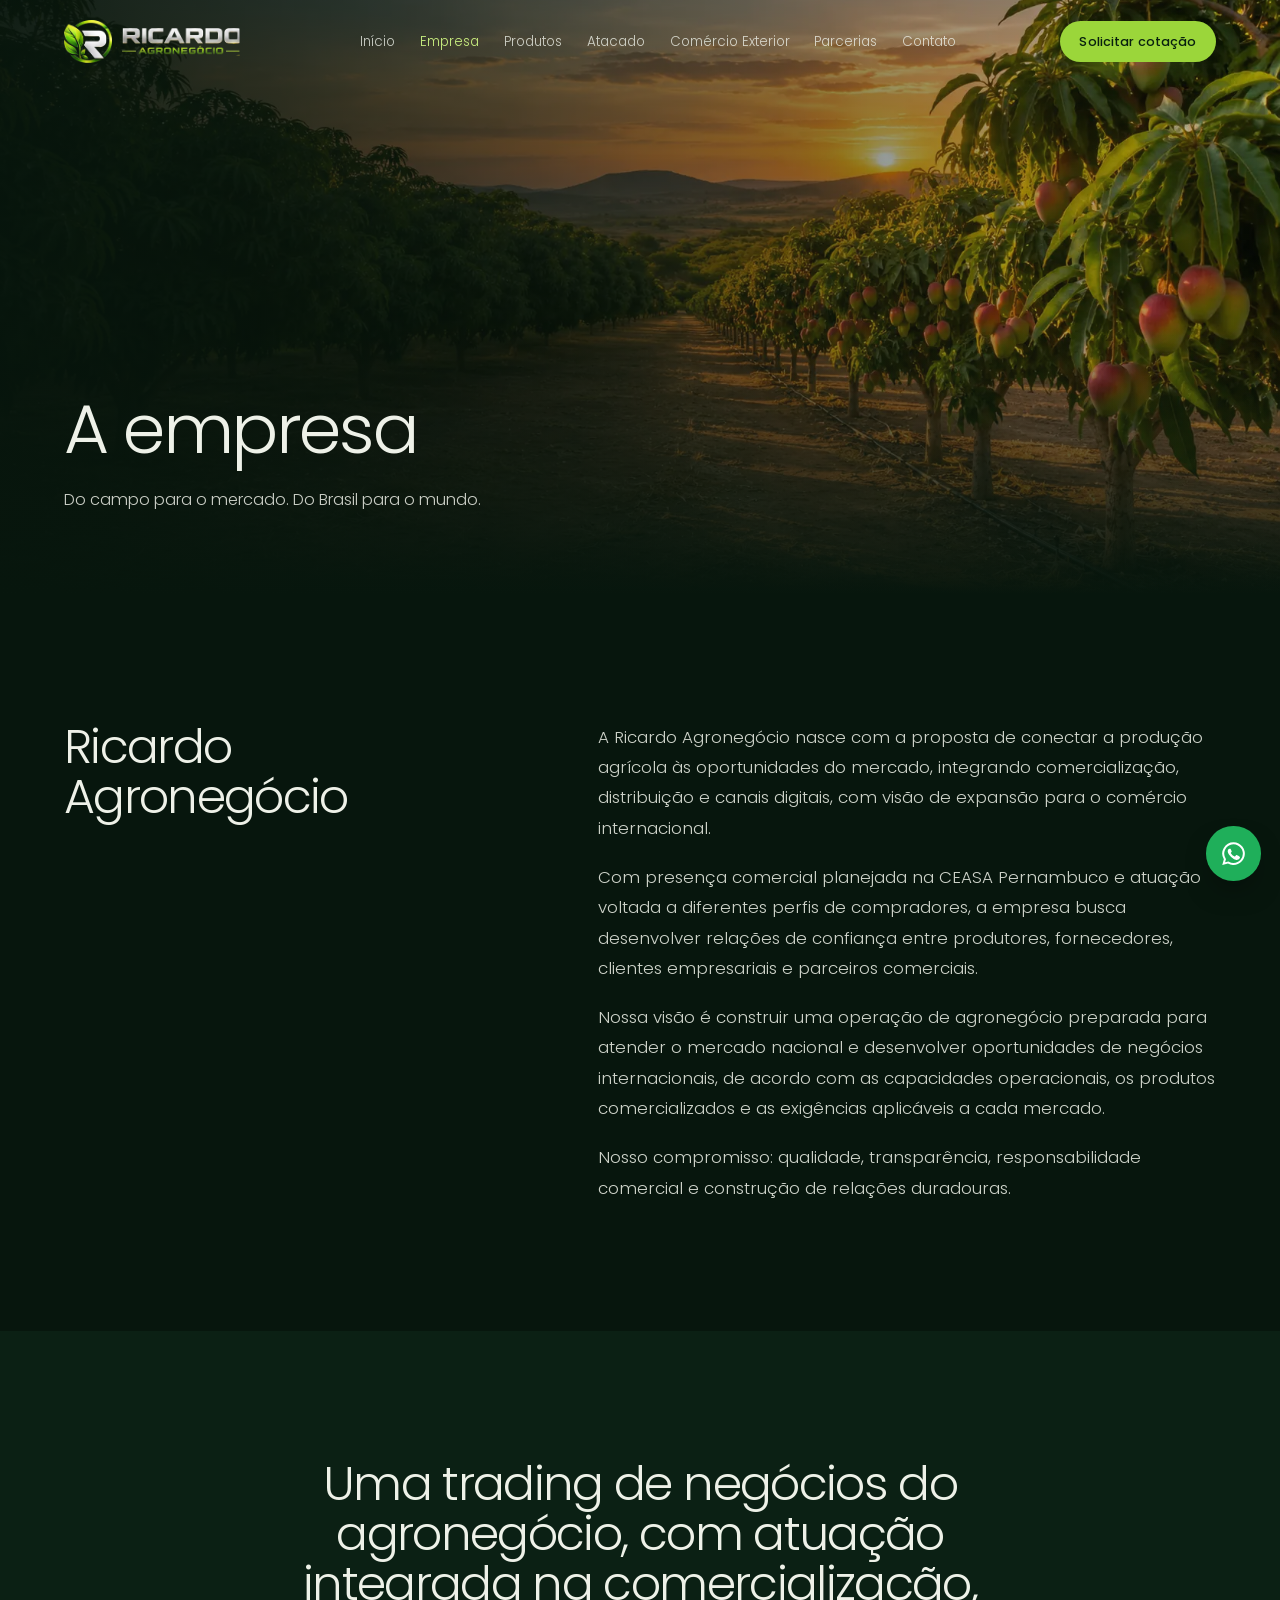
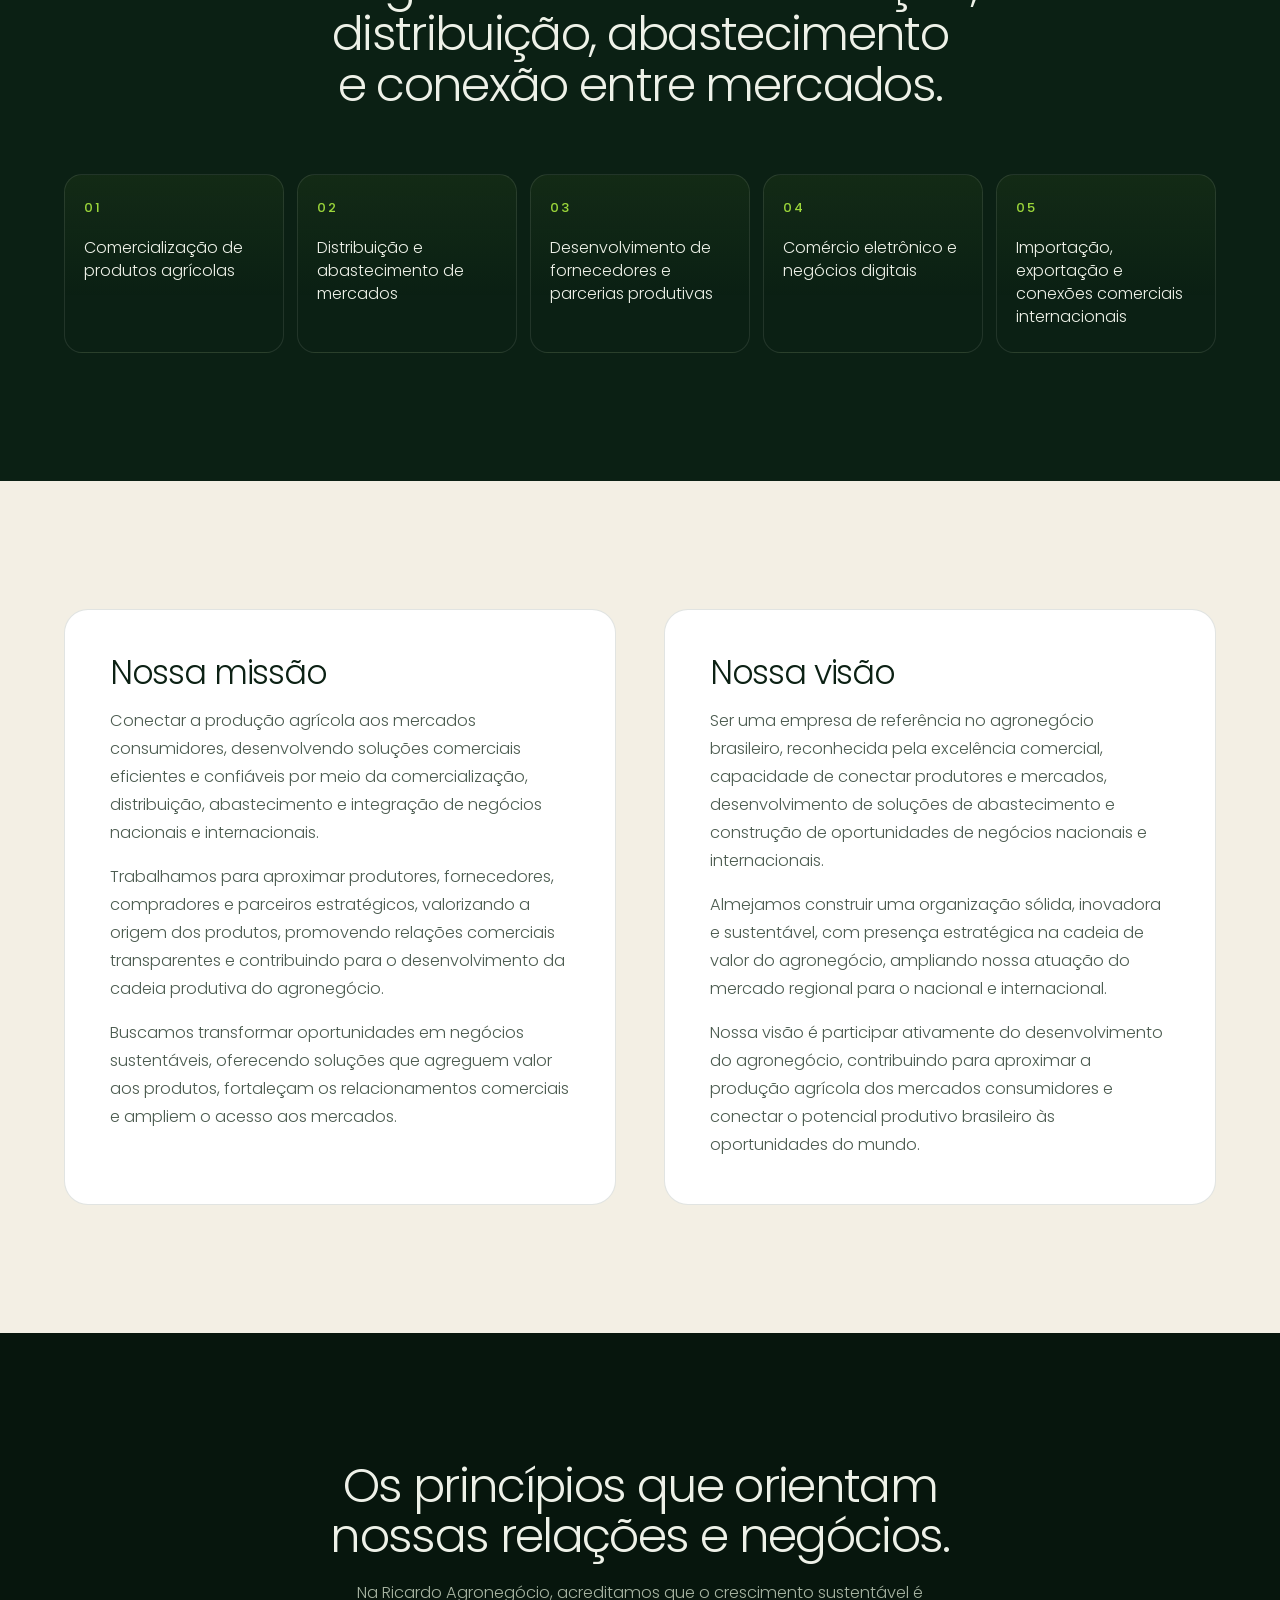
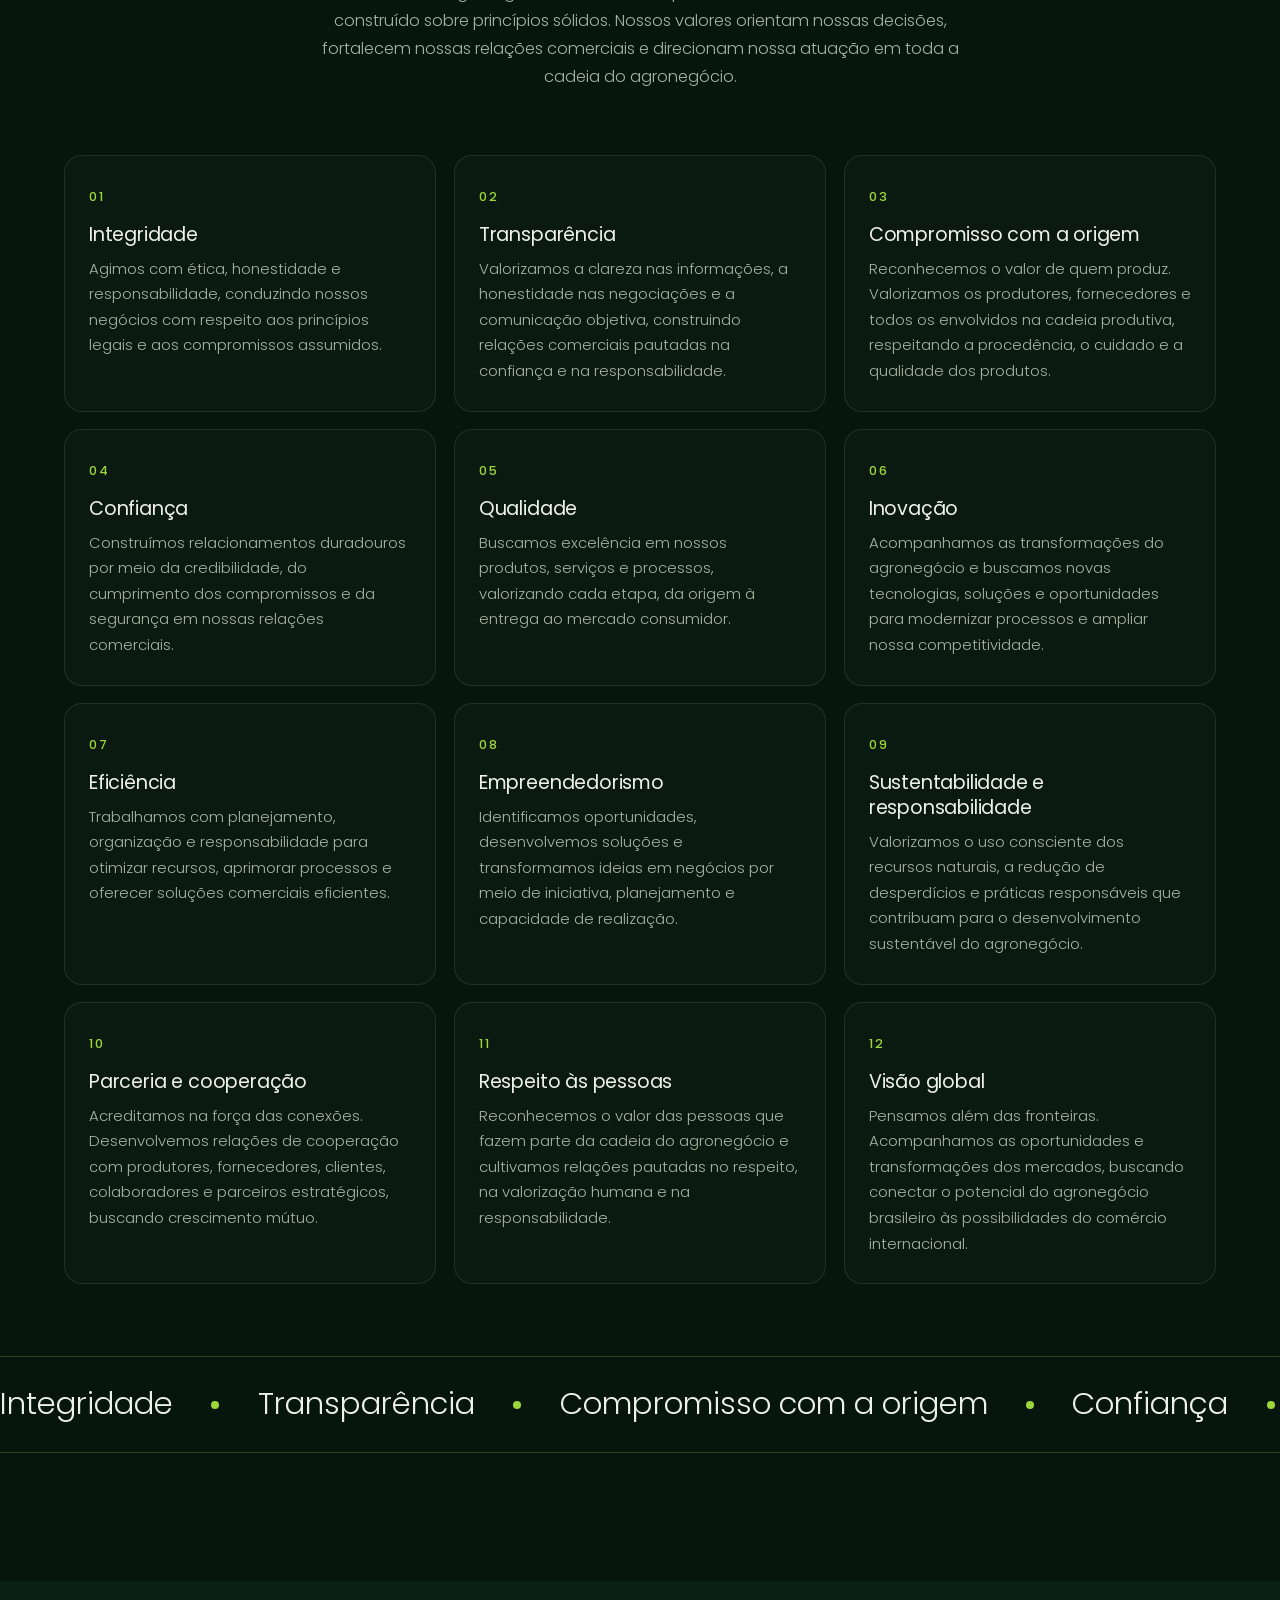
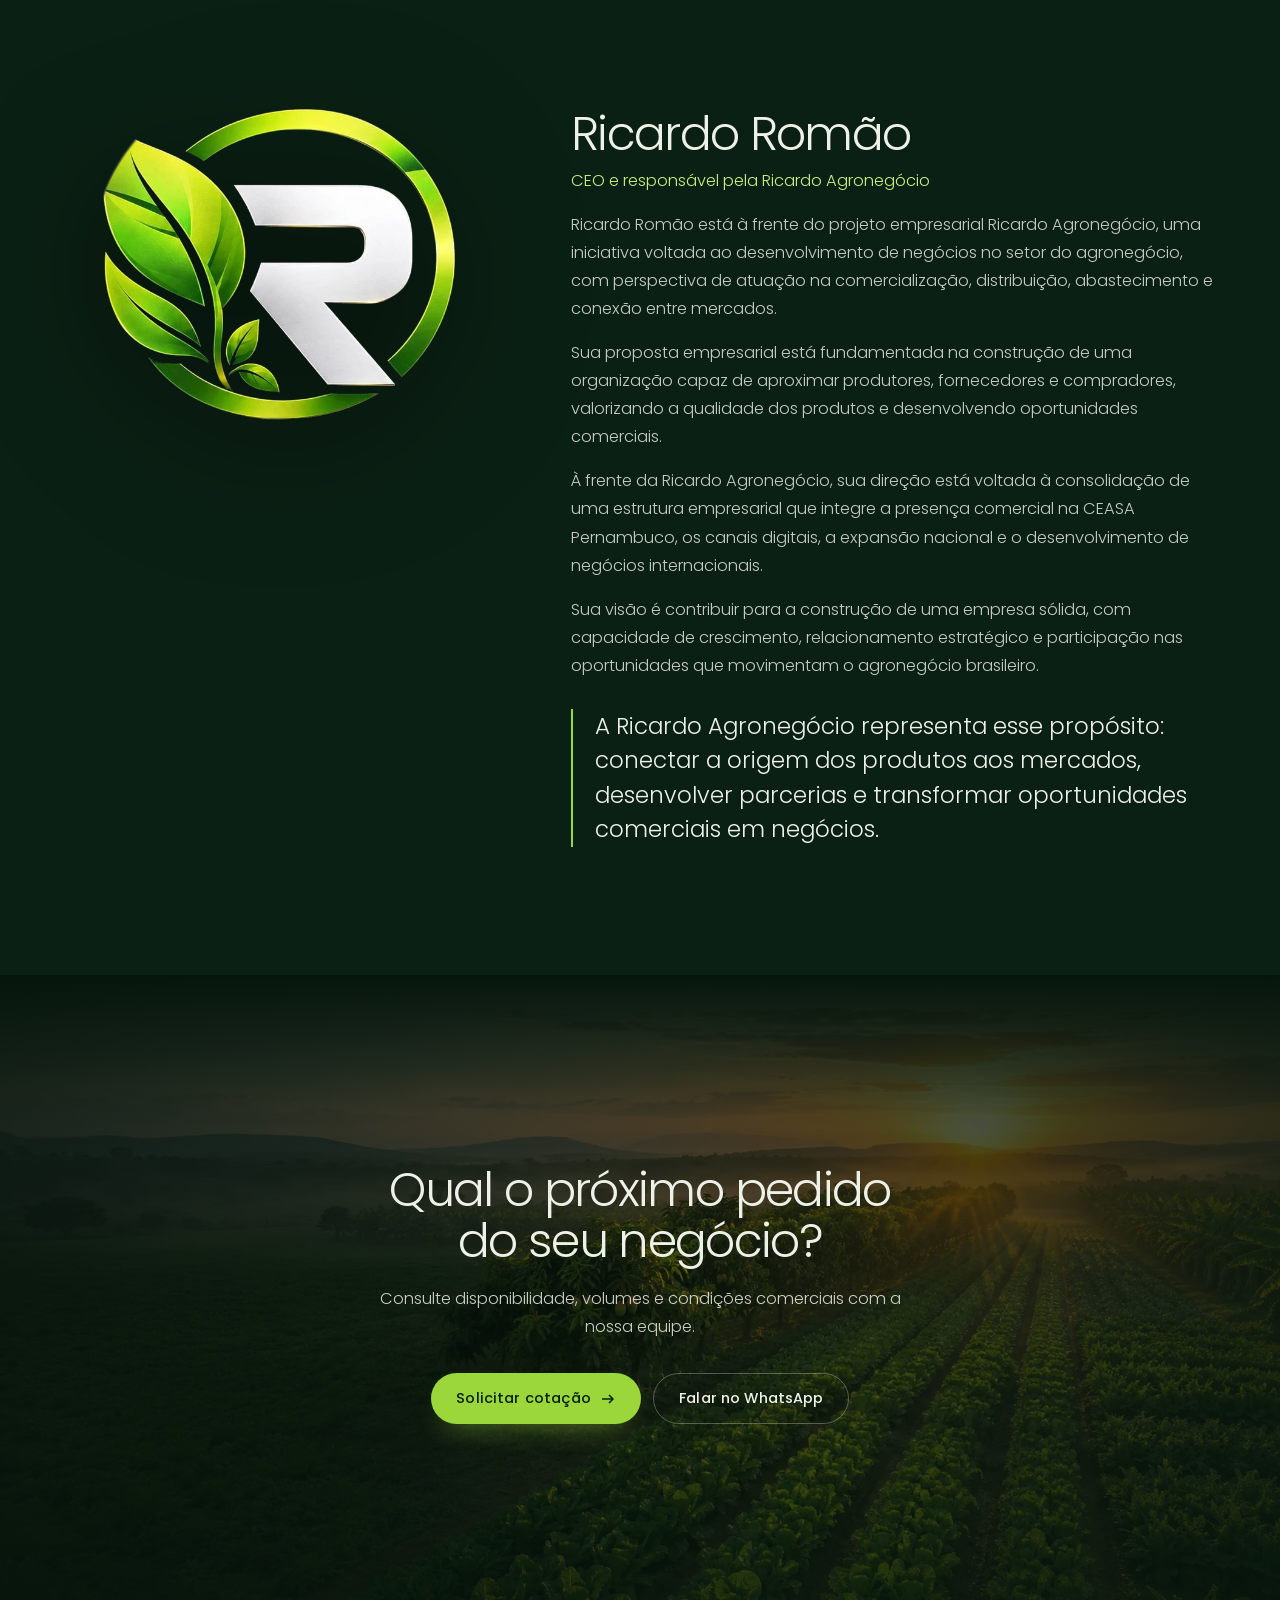
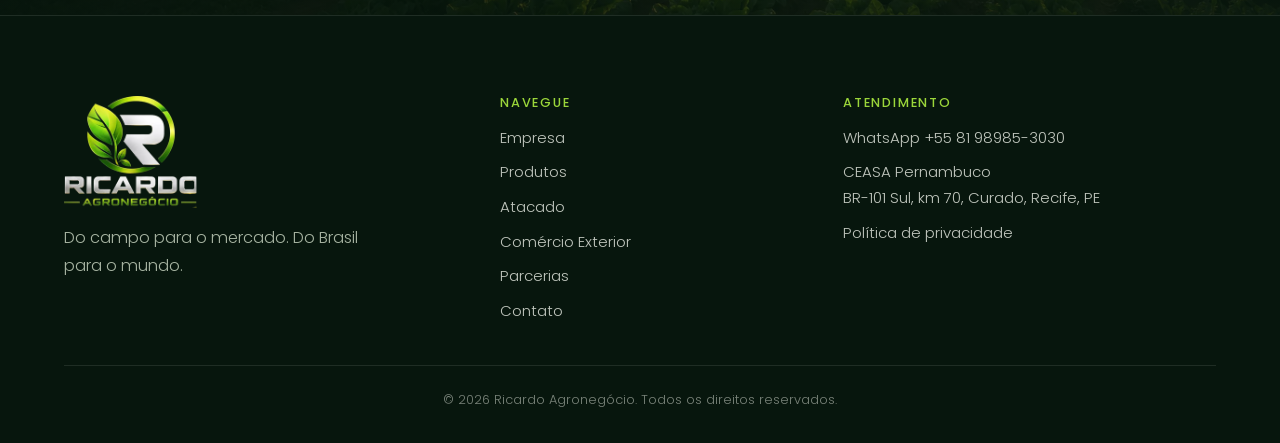
<file: empresa.html>
<!doctype html>
<html lang="pt-BR">
<head>
<meta charset="utf-8">
<meta name="viewport" content="width=device-width,initial-scale=1,viewport-fit=cover">
<title>A empresa | Ricardo Agronegócio</title>
<meta name="description" content="História, posicionamento, missão, visão, valores e liderança da Ricardo Agronegócio, trading do agronegócio na CEASA Pernambuco.">
<meta name="robots" content="noindex,nofollow">
<link rel="canonical" href="https://www.ricardoagronegocio.com/empresa">
<meta name="theme-color" content="#07160D">
<meta property="og:type" content="website"><meta property="og:locale" content="pt_BR"><meta property="og:site_name" content="Ricardo Agronegócio">
<meta property="og:title" content="A empresa | Ricardo Agronegócio"><meta property="og:description" content="História, posicionamento, missão, visão, valores e liderança da Ricardo Agronegócio, trading do agronegócio na CEASA Pernambuco."><meta property="og:url" content="https://www.ricardoagronegocio.com/empresa">
<meta property="og:image" content="https://www.ricardoagronegocio.com/assets/img/og-image.jpg"><meta name="twitter:card" content="summary_large_image">
<link rel="icon" href="/assets/img/favicon.png" type="image/png"><link rel="apple-touch-icon" href="/assets/img/apple-touch-icon.png">
<link rel="preload" href="/assets/fonts/poppins-300.woff2" as="font" type="font/woff2" crossorigin>
<link rel="preload" href="/assets/fonts/poppins-500.woff2" as="font" type="font/woff2" crossorigin>
<link rel="preload" as="image" imagesrcset="/assets/img/fotos/pomar-1000.webp 1000w, /assets/img/fotos/pomar-1672.webp 1672w" imagesizes="100vw" fetchpriority="high">
<script>document.documentElement.classList.add('js')</script>
<style>@font-face{font-family:"Poppins";src:url(/assets/fonts/poppins-300.woff2) format("woff2");font-weight:300;font-display:swap}@font-face{font-family:"Poppins";src:url(/assets/fonts/poppins-400.woff2) format("woff2");font-weight:400;font-display:swap}@font-face{font-family:"Poppins";src:url(/assets/fonts/poppins-500.woff2) format("woff2");font-weight:500;font-display:swap}@font-face{font-family:"Sans Reserva";src:local("Arial");size-adjust:112.5%}:root{--bg:#07160D;--bg-2:#0B2014;--bg-3:#11301D;--fg:#EEF1E8;--muted:#A6B3A1;--verde:#9BD63A;--verde-2:#C8EF80;--verde-3:#3F6D16;--creme:#F3EFE4;--creme-2:#E8E1D0;--tinta:#0C2114;--tinta-2:#4C5C50;--linha:rgba(155,214,58,.24);--linha-2:rgba(238,241,232,.1);--linha-c:rgba(12,33,20,.12);--sans:"Poppins","Sans Reserva",Arial,sans-serif;--t-hero:clamp(3rem,7.4vw,7.4rem);--t-h2:clamp(2rem,3.7vw,3.5rem);--gutter:clamp(1.25rem,5vw,4rem);--maxw:1280px;--section-py:clamp(5rem,10vw,8.5rem);--ease:cubic-bezier(.2,.8,.3,1);--r:20px}*,*::before,*::after{box-sizing:border-box}html{-webkit-text-size-adjust:100%;scroll-padding-top:6rem}body{margin:0;background:var(--bg);color:var(--fg);font:300 1.02rem/1.72 var(--sans);-webkit-font-smoothing:antialiased;overflow-x:clip}img{display:block;max-width:100%;height:auto}a{color:inherit;text-decoration:none}button,input,select,textarea{font:inherit;color:inherit}h1,h2,h3,p,ul,ol,figure,dl,dd,blockquote{margin:0}h1,h2{font-weight:300;line-height:1.06;letter-spacing:-.035em;text-wrap:balance}h3{font-weight:400;font-size:1.15rem;line-height:1.3;letter-spacing:-.01em}.wrap{width:100%;max-width:var(--maxw);margin-inline:auto;padding-inline:var(--gutter)}:focus-visible{outline:2px solid var(--verde);outline-offset:3px;border-radius:4px}::selection{background:var(--verde);color:var(--bg)}.btn{display:inline-flex;align-items:center;justify-content:center;gap:.55rem;min-height:3.2rem;padding:.7rem 1.55rem;border-radius:999px;border:1px solid transparent;font:500 .9rem/1.2 var(--sans);letter-spacing:.01em;white-space:nowrap;cursor:pointer;transition:background-color .35s var(--ease),border-color .35s var(--ease),color .35s var(--ease),transform .35s var(--ease),box-shadow .35s var(--ease)}.btn svg{width:1rem;height:1rem;flex:none;transition:transform .35s var(--ease)}.btn:hover svg{transform:translateX(3px)}.btn:active{transform:scale(.98)}.btn--verde{background:var(--verde);color:#08200F;box-shadow:0 12px 30px -16px rgba(155,214,58,.75)}.btn--verde:hover{background:var(--verde-2)}.btn--linha{border-color:rgba(238,241,232,.3);color:var(--fg)}.btn--linha:hover{border-color:var(--verde);color:var(--verde-2)}.btn--escuro{background:var(--tinta);color:var(--creme)}.btn--escuro:hover{background:var(--bg-3)}.ctas{display:flex;flex-wrap:wrap;gap:.75rem}.top{position:fixed;inset:0 0 auto 0;z-index:60;transition:background-color .4s var(--ease),border-color .4s var(--ease)}.top.solid,.menu-open .top{background:rgba(7,22,13,.86);-webkit-backdrop-filter:blur(14px);backdrop-filter:blur(14px);border-bottom:1px solid var(--linha-2)}.top__in{display:flex;align-items:center;justify-content:space-between;gap:1.2rem;height:5.2rem}.marca{display:flex;align-items:center;gap:.65rem;flex:none}.marca__r{width:3rem;height:auto}.marca__nome{height:1.75rem;width:auto}.nav{display:flex;align-items:center;gap:.15rem}.nav a:not(.btn){padding:.5rem .7rem;font-size:.84rem;color:rgba(238,241,232,.8);transition:color .3s}.nav a:not(.btn):hover,.nav a[aria-current="page"]{color:var(--verde-2)}.nav .btn{min-height:2.6rem;padding:.5rem 1.15rem;font-size:.8rem;margin-left:.5rem}.burger{display:none;width:2.9rem;height:2.9rem;border-radius:50%;border:1px solid var(--linha);background:none;cursor:pointer;position:relative}.burger span{position:absolute;left:50%;width:1.1rem;height:1.5px;background:var(--verde-2);transform:translateX(-50%);transition:transform .35s var(--ease),top .35s var(--ease)}.burger span:first-child{top:42%}.burger span:last-child{top:58%}.menu-open .burger span:first-child{top:50%;transform:translateX(-50%) rotate(45deg)}.menu-open .burger span:last-child{top:50%;transform:translateX(-50%) rotate(-45deg)}.capa{position:relative;min-height:100svh;display:flex;align-items:flex-end;overflow:hidden;isolation:isolate}.capa__bg{position:absolute;inset:0;z-index:-1}.capa__bg img{width:100%;height:100%;object-fit:cover;object-position:60% 50%;transform:scale(1.06)}.capa__video{position:absolute;inset:0;width:100%;height:100%;object-fit:cover;object-position:60% 50%;transform:scale(1.06);opacity:0;transition:opacity 1.4s ease}.capa__video.on{opacity:1}.capa__bg::after{content:"";position:absolute;inset:0;background:linear-gradient(90deg,rgba(7,22,13,.88) 0%,rgba(7,22,13,.6) 38%,rgba(7,22,13,.08) 72%),linear-gradient(0deg,var(--bg) 0%,rgba(7,22,13,0) 36%)}.capa__txt{max-width:58rem;padding-block:9rem clamp(4rem,11vh,6.5rem)}.capa h1{font-size:var(--t-hero);line-height:.98}.capa p{margin-top:1.5rem;max-width:32rem;font-size:clamp(1.05rem,1.3vw,1.22rem);color:rgba(238,241,232,.84)}.capa .ctas{margin-top:2.2rem}.safra{display:flex;align-items:stretch;border-block:1px solid var(--linha-2);background:var(--bg)}.safra__rot{flex:none;display:flex;flex-direction:column;justify-content:center;padding:1rem clamp(1.2rem,3vw,2.4rem);border-right:1px solid var(--linha-2);line-height:1.25}.safra__rot span{font-size:.78rem;color:var(--muted)}.safra__rot b{font-weight:400;font-size:1.15rem;color:var(--verde-2);text-transform:capitalize}.safra__trilho{flex:1;overflow:hidden;-webkit-mask:linear-gradient(90deg,transparent,#000 6%,#000 94%,transparent);mask:linear-gradient(90deg,transparent,#000 6%,#000 94%,transparent)}.safra__t{display:flex;width:max-content;animation:corre 60s linear infinite}.safra__t:hover{animation-play-state:paused}.safra__item{flex:none;display:flex;align-items:center;gap:.7rem;margin-right:2rem;padding-block:.85rem;font-size:.92rem;color:rgba(238,241,232,.86);transition:color .3s}.safra__item img{width:2.8rem;height:2.8rem;border-radius:50%;object-fit:cover;border:1px solid var(--linha)}.safra__item:hover{color:var(--verde-2)}@keyframes corre{to{transform:translate3d(-50%,0,0)}}.perc{position:relative;background:var(--bg)}.js .perc{height:420vh}.perc__palco{position:sticky;top:0;height:100svh;overflow:hidden;isolation:isolate}.perc__fotos{position:absolute;inset:0;z-index:-1}.perc__foto{position:absolute;inset:0;opacity:0;transition:opacity 1.1s var(--ease)}.perc__foto.on{opacity:1}.perc__foto img{width:100%;height:100%;object-fit:cover;transform:scale(1.08);transition:transform 6s linear}.perc__foto.on img{transform:scale(1)}.perc__fotos::after{content:"";position:absolute;inset:0;background:linear-gradient(90deg,rgba(7,22,13,.9) 0%,rgba(7,22,13,.55) 42%,rgba(7,22,13,.12) 75%),linear-gradient(0deg,rgba(7,22,13,.85) 0%,rgba(7,22,13,0) 40%),linear-gradient(180deg,rgba(7,22,13,.7) 0%,rgba(7,22,13,0) 25%)}.perc__in{height:100%;display:grid;grid-template-rows:auto 1fr auto;padding-block:7.5rem 2.6rem}.perc__titulo{font-size:clamp(2rem,3.6vw,3.4rem);max-width:40rem}.perc__titulo span{color:var(--verde-2)}.perc__etapas{position:relative;align-self:end;max-width:31rem;min-height:17rem}.perc__etapa{position:absolute;inset:auto 0 0 0;opacity:0;transform:translate3d(0,24px,0);transition:opacity .7s var(--ease),transform .9s var(--ease);pointer-events:none}.perc__etapa.on{opacity:1;transform:none;pointer-events:auto}.perc__m{display:none}.perc__n{font-size:.82rem;font-weight:500;letter-spacing:.18em;color:var(--verde)}.perc__etapa h3{margin-top:.4rem;font-size:clamp(1.6rem,2.4vw,2.2rem);font-weight:300;letter-spacing:-.02em}.perc__frase{margin-top:.6rem;font-size:1.12rem;color:var(--verde-2)}.perc__etapa p:not(.perc__n):not(.perc__frase){margin-top:.6rem;color:rgba(238,241,232,.8)}.perc__etapa .btn{margin-top:1.4rem}.perc__trilha{position:relative;display:grid;grid-template-columns:repeat(4,1fr);margin:2.2rem 0 0;padding:0;list-style:none}.perc__trilha i{position:absolute;left:0;right:0;top:.45rem;height:2px;background:var(--linha-2)}.perc__trilha i b{position:absolute;inset:0;background:linear-gradient(90deg,var(--verde-3),var(--verde-2));transform-origin:left;transform:scaleX(var(--p,0))}.perc__trilha li{position:relative;padding-top:1.6rem;font-size:.86rem;color:var(--muted);transition:color .5s}.perc__trilha li span{position:absolute;left:0;top:0;width:1rem;height:1rem;border-radius:50%;background:var(--bg);border:2px solid rgba(238,241,232,.3);transition:background-color .5s,border-color .5s,box-shadow .5s}.perc__trilha li.on{color:var(--fg)}.perc__trilha li.on span{background:var(--verde);border-color:var(--verde-2);box-shadow:0 0 0 6px rgba(155,214,58,.15)}.sec{position:relative;padding-block:var(--section-py)}.sec--creme{background:var(--creme);color:var(--tinta)}.sec--escuro2{background:var(--bg-2)}.cab{max-width:52rem;margin:0 auto clamp(2.6rem,5vw,4rem);text-align:center}.cab h2{font-size:var(--t-h2)}.cab p{margin:1.1rem auto 0;max-width:40rem;color:var(--muted)}.sec--creme .cab p,.sec--creme p{color:var(--tinta-2)}.fim{display:flex;justify-content:center;margin-top:clamp(2.4rem,5vw,3.4rem)}.cats{display:grid;grid-template-columns:repeat(3,1fr);gap:clamp(.9rem,1.6vw,1.3rem)}.cat{display:flex;flex-direction:column;border-radius:var(--r);overflow:hidden;background:#fff;border:1px solid var(--linha-c);transition:transform .5s var(--ease),box-shadow .5s var(--ease)}.cat__foto{aspect-ratio:16/10;overflow:hidden;background:#E6E3DD}.cat__foto img{width:100%;height:100%;object-fit:cover;transition:transform .9s var(--ease)}.cat__txt{display:flex;flex-direction:column;gap:.35rem;padding:1.3rem 1.4rem 1.4rem}.cat h3{font-size:1.25rem}.cat p{font-size:.92rem;color:var(--tinta-2)}.cat__n{display:inline-flex;align-items:center;gap:.45rem;margin-top:.5rem;font-size:.84rem;font-weight:500;color:var(--verde-3)}.cat__n svg{width:.9rem;height:.9rem}.cat:hover{transform:translateY(-5px);box-shadow:0 30px 60px -30px rgba(12,33,20,.35)}.cat:hover .cat__foto img{transform:scale(1.06)}.atac{overflow:clip;isolation:isolate}.atac__bg{position:absolute;inset:0;z-index:-1}.atac__bg img{width:100%;height:100%;object-fit:cover}.atac__bg::after{content:"";position:absolute;inset:0;background:linear-gradient(90deg,rgba(7,22,13,.94) 0%,rgba(7,22,13,.78) 40%,rgba(7,22,13,.2) 80%),linear-gradient(180deg,var(--bg) 0%,rgba(7,22,13,0) 18%,rgba(7,22,13,0) 82%,var(--bg) 100%)}.atac__in{min-height:min(48rem,92svh);display:flex;align-items:center}.atac__txt{max-width:36rem}.atac h2{font-size:var(--t-h2)}.atac p{margin-top:1.2rem;color:rgba(238,241,232,.84)}.compradores{display:grid;grid-template-columns:1fr;margin:1.8rem 0 2rem;padding:0;list-style:none;border-top:1px solid var(--linha-2)}.compradores li{display:flex;align-items:center;gap:.9rem;padding:.85rem 0;border-bottom:1px solid var(--linha-2);font-size:1rem}.compradores svg{width:1.4rem;height:1.4rem;flex:none;color:var(--verde)}.loja{display:grid;grid-template-columns:1.05fr .95fr;gap:clamp(2rem,6vw,5rem);align-items:center}.loja h2{font-size:var(--t-h2)}.passos{display:grid;gap:1.3rem;margin:2rem 0 2.2rem;padding:0;list-style:none}.passos li{display:grid;grid-template-columns:3rem 1fr;gap:1rem;align-items:start}.passos b{display:grid;place-items:center;width:3rem;height:3rem;border-radius:50%;border:1px solid var(--verde);color:var(--verde-2);font-weight:500;font-size:.85rem}.passos h3{font-size:1.1rem}.passos p{margin-top:.25rem;font-size:.95rem;color:var(--muted)}.passos--claro b{border-color:var(--verde-3);color:var(--verde-3)}.passos--claro p{color:var(--tinta-2)}.demo{max-width:25rem;margin-inline:auto;border-radius:28px;padding:1.4rem;background:linear-gradient(180deg,#F7F4EC,#EDE7D8);color:var(--tinta);box-shadow:0 40px 90px -40px rgba(0,0,0,.8),0 0 0 1px rgba(255,255,255,.06);transform:rotate(-2deg)}.demo__topo{display:flex;align-items:center;gap:.6rem;padding-bottom:1rem;border-bottom:1px solid var(--linha-c);font-weight:400}.demo__topo svg{width:1.3rem;height:1.3rem;color:var(--verde-3)}.demo__topo b{margin-left:auto;font-weight:500;font-size:.8rem;padding:.2rem .7rem;border-radius:999px;background:var(--tinta);color:var(--verde-2)}.demo__itens{margin:0;padding:0;list-style:none}.demo__itens li{display:grid;grid-template-columns:2.6rem 1fr auto;gap:.8rem;align-items:center;padding:.75rem 0;border-bottom:1px solid var(--linha-c);font-size:.95rem}.demo__itens img{width:2.6rem;height:2.6rem;border-radius:10px;object-fit:cover}.demo__itens b{font-weight:500;font-size:.88rem;color:var(--tinta-2)}.demo__btn{display:flex;align-items:center;justify-content:center;gap:.6rem;margin-top:1.2rem;padding:.9rem;border-radius:999px;background:#1FAF5A;color:#fff;font-weight:500;font-size:.92rem}.demo__btn svg{width:1.2rem;height:1.2rem}.mundo{position:relative;min-height:min(52rem,100svh);display:flex;align-items:center;overflow:clip;isolation:isolate;padding-block:var(--section-py)}.mundo__bg{position:absolute;inset:0;z-index:-1}.mundo__bg img{width:100%;height:100%;object-fit:cover;object-position:60% 50%}.mundo__bg::after{content:"";position:absolute;inset:0;background:linear-gradient(90deg,rgba(7,22,13,.92) 0%,rgba(7,22,13,.66) 42%,rgba(7,22,13,.1) 80%),linear-gradient(180deg,var(--bg) 0%,rgba(7,22,13,0) 16%,rgba(7,22,13,0) 84%,var(--bg) 100%)}.mundo__txt{max-width:36rem}.mundo h2{font-size:var(--t-h2)}.mundo p{margin-top:1.2rem;color:rgba(238,241,232,.84)}.mundo .ctas{margin-top:2rem}.mundo__dado{margin-top:2.4rem!important;padding-top:1.4rem;border-top:1px solid var(--linha);font-size:1.02rem;color:var(--fg)!important}.mundo__dado small{display:block;margin-top:.4rem;font-size:.76rem;color:var(--muted)}.origem__topo{display:grid;grid-template-columns:.85fr 1.15fr;gap:clamp(2rem,6vw,5rem);align-items:center}.origem__foto{border-radius:24px;overflow:hidden;aspect-ratio:4/5;background:var(--creme-2)}.origem__foto img{width:100%;height:100%;object-fit:cover}.origem h2{font-size:var(--t-h2)}.origem__txt>p{margin-top:1.1rem}.origens{display:grid;grid-template-columns:repeat(2,1fr);gap:0;margin:1.8rem 0 0;padding:0;list-style:none;border-top:1px solid var(--linha-c)}.origens li{padding:1rem 1rem 1rem 0;border-bottom:1px solid var(--linha-c)}.origens li:nth-child(odd){padding-right:1.4rem}.origens h3{font-size:1rem;font-weight:500;color:var(--tinta)}.origens p{margin-top:.2rem;font-size:.9rem}.origens--grade{grid-template-columns:repeat(3,1fr);column-gap:2rem}.origem__fonte{margin-top:1.2rem!important;font-size:.78rem;opacity:.8}.cal{background:var(--bg-2)}.cal__abas{display:flex;justify-content:center;gap:.4rem;flex-wrap:wrap;margin-bottom:2rem}.cal__abas button{min-width:3.6rem;padding:.55rem .9rem;border-radius:999px;border:1px solid var(--linha-2);background:none;cursor:pointer;font-size:.86rem;text-transform:capitalize;color:var(--muted);transition:all .3s var(--ease)}.cal__abas button:hover{border-color:var(--verde);color:var(--fg)}.cal__abas button[aria-selected="true"]{background:var(--verde);border-color:var(--verde);color:#08200F;font-weight:500}.cal__grade{display:grid;grid-template-columns:repeat(auto-fill,minmax(7.4rem,1fr));gap:.8rem;min-height:9rem}.cal__item{display:flex;flex-direction:column;align-items:center;gap:.6rem;padding:.9rem .6rem 1rem;border-radius:16px;border:1px solid var(--linha-2);background:rgba(255,255,255,.02);text-align:center;font-size:.86rem;transition:border-color .3s,transform .4s var(--ease);animation:surge .5s var(--ease) both}.cal__item img{width:4.4rem;height:4.4rem;border-radius:50%;object-fit:cover}.cal__item:hover{border-color:var(--verde);transform:translateY(-3px)}.cal__fonte{margin-top:1.6rem;text-align:center;font-size:.78rem;color:var(--muted)}@keyframes surge{from{opacity:0;transform:translateY(8px)}}.lider__in{display:grid;grid-template-columns:.8fr 1.2fr;gap:clamp(2rem,6vw,5rem);align-items:center}.lider__marca{width:min(100%,22rem);margin-inline:auto;filter:drop-shadow(0 30px 60px rgba(0,0,0,.5))}.lider h2{font-size:var(--t-h2)}.lider__cargo{margin-top:.5rem;color:var(--verde-2)}.lider__txt>p:not(.lider__cargo){margin-top:1rem;color:rgba(238,241,232,.82)}.lider blockquote{margin-top:1.8rem;padding-left:1.4rem;border-left:2px solid var(--verde);font-size:clamp(1.2rem,1.8vw,1.55rem);line-height:1.5;font-weight:300}.lider .ctas{margin-top:2rem}.onde__grid{display:grid;grid-template-columns:1fr 1fr;gap:clamp(2rem,6vw,5rem);align-items:center}.onde__mapa svg{width:100%;height:auto;display:block}.onde__credito{margin-top:.5rem;font-size:.72rem;color:var(--muted);text-align:center}.m-agua{fill:none;stroke:#245a4a;stroke-width:1.2}.m-rua{fill:none;stroke:#2f4d38;stroke-width:.8}.m-via{fill:none;stroke:#7FB52E;stroke-width:2;opacity:.75}.m-area{fill:rgba(155,214,58,.1);stroke:var(--verde);stroke-width:1.6}.m-galpao{fill:rgba(155,214,58,.3);stroke:var(--verde-2);stroke-width:.6}.m-pino circle{fill:var(--verde-2)}.m-pulso{fill:none!important;stroke:var(--verde-2);stroke-width:1.5;transform-origin:center;transform-box:fill-box;animation:pulso 2.6s var(--ease) infinite}.m-pulso+.m-pulso{animation-delay:1.3s}@keyframes pulso{from{transform:scale(.3);opacity:1}to{transform:scale(2.2);opacity:0}}.onde h2{font-size:var(--t-h2)}.onde__lugar{margin-top:1.2rem;font-size:1.3rem;color:var(--verde-2)}.onde__txt p:not(.onde__lugar){margin-top:.7rem;color:rgba(238,241,232,.8)}.onde .ctas{margin-top:2rem}.faq{display:grid;grid-template-columns:.8fr 1.2fr;gap:clamp(2rem,5vw,4rem);align-items:start}.faq__cab{position:sticky;top:7rem}.faq h2{font-size:var(--t-h2)}.faq__item{border-bottom:1px solid var(--linha-c)}.faq__item summary{display:flex;justify-content:space-between;align-items:center;gap:1rem;padding:1.2rem 0;cursor:pointer;list-style:none;font-size:1.06rem;font-weight:400}.faq__item summary::-webkit-details-marker{display:none}.faq__item summary span{flex:none;display:grid;place-items:center;width:2rem;height:2rem;border-radius:50%;border:1px solid var(--linha-c);transition:transform .4s var(--ease),background-color .3s}.faq__item summary svg{width:1rem;height:1rem}.faq__item[open] summary span{transform:rotate(45deg);background:var(--tinta);color:var(--creme)}.faq__item p{padding:0 3rem 1.3rem 0}.final{position:relative;min-height:min(40rem,86svh);display:flex;align-items:center;justify-content:center;text-align:center;overflow:clip;isolation:isolate;padding-block:var(--section-py)}.final__bg{position:absolute;inset:0;z-index:-1}.final__bg img{width:100%;height:100%;object-fit:cover}.final__bg::after{content:"";position:absolute;inset:0;background:radial-gradient(70% 70% at 50% 50%,rgba(7,22,13,.55),rgba(7,22,13,.9)),linear-gradient(180deg,var(--bg) 0%,rgba(7,22,13,0) 22%)}.final__txt{max-width:44rem;margin-inline:auto}.final h2{font-size:var(--t-h2)}.final p{margin:1.2rem auto 0;max-width:34rem;color:rgba(238,241,232,.84)}.final .ctas{justify-content:center;margin-top:2rem}.rod{padding-block:clamp(3.5rem,7vw,5rem) 2rem;border-top:1px solid var(--linha-2);background:var(--bg)}.rod__grid{display:grid;grid-template-columns:1.3fr 1fr 1.2fr;gap:2rem}.rod__marca img{height:7rem;width:auto}.rod__frase{margin-top:1rem;color:var(--muted);max-width:20rem}.rod__col{display:flex;flex-direction:column;gap:.55rem}.rod__col h2{font-size:.8rem;font-weight:500;letter-spacing:.14em;text-transform:uppercase;color:var(--verde);margin-bottom:.4rem}.rod__col a{font-size:.94rem;color:rgba(238,241,232,.8);transition:color .3s}.rod__col a:hover{color:var(--verde-2)}.rod__fim{margin-top:2.6rem;padding-top:1.4rem;border-top:1px solid var(--linha-2);font-size:.8rem;color:rgba(238,241,232,.5);text-align:center}.zap{position:fixed;right:1.2rem;bottom:1.2rem;z-index:50;width:3.4rem;height:3.4rem;border-radius:50%;display:grid;place-items:center;background:#1FAF5A;color:#fff;box-shadow:0 14px 30px -12px rgba(0,0,0,.6);transition:transform .35s var(--ease)}.zap:hover{transform:scale(1.07)}.zap svg{width:1.7rem;height:1.7rem}.pagtopo{position:relative;min-height:66svh;display:flex;align-items:flex-end;overflow:hidden;isolation:isolate;padding-block:9rem clamp(3rem,7vw,5rem)}.pagtopo__bg{position:absolute;inset:0;z-index:-1}.pagtopo__bg img{width:100%;height:100%;object-fit:cover}.pagtopo__bg::after{content:"";position:absolute;inset:0;background:linear-gradient(90deg,rgba(7,22,13,.9) 0%,rgba(7,22,13,.55) 50%,rgba(7,22,13,.2) 100%),linear-gradient(0deg,var(--bg) 0%,rgba(7,22,13,0) 45%)}.pagtopo__txt{max-width:50rem}.pagtopo h1{font-size:clamp(2.6rem,5.4vw,5.2rem)}.pagtopo p{margin-top:1.3rem;max-width:38rem;font-size:clamp(1.02rem,1.2vw,1.15rem);color:rgba(238,241,232,.84)}.pagtopo .ctas{margin-top:2rem}.par{display:grid;grid-template-columns:.85fr 1.15fr;gap:clamp(2rem,6vw,5rem);align-items:start}.par__cab{position:sticky;top:7rem}.par h2{font-size:var(--t-h2)}.texto p{font-size:clamp(1.05rem,1.25vw,1.18rem);line-height:1.8;color:rgba(238,241,232,.86)}.sec--creme .texto p{color:var(--tinta-2)}.texto p+p{margin-top:1.2rem}.texto--pag{max-width:46rem}.texto--pag h2{font-size:clamp(1.35rem,2vw,1.8rem);margin:2.4rem 0 .8rem}.dims{display:grid;grid-template-columns:repeat(5,1fr);gap:.8rem;margin:0;padding:0;list-style:none}.dims li{display:flex;flex-direction:column;gap:1rem;padding:1.4rem 1.2rem 1.5rem;border-radius:18px;border:1px solid var(--linha-2);background:linear-gradient(180deg,rgba(155,214,58,.06),transparent 70%)}.dims b{font-weight:500;font-size:.82rem;letter-spacing:.14em;color:var(--verde)}.dims span{font-size:1rem;line-height:1.45}.mv{display:grid;grid-template-columns:1fr 1fr;gap:clamp(1.5rem,4vw,3rem)}.mv__item{padding:clamp(1.8rem,3.5vw,2.8rem);border-radius:24px;background:#fff;border:1px solid var(--linha-c)}.mv__item h2{font-size:clamp(1.6rem,2.6vw,2.3rem);color:var(--tinta)}.mv__item p{margin-top:1rem}.valores{display:grid;grid-template-columns:repeat(3,1fr);gap:clamp(.8rem,1.5vw,1.1rem)}.valor{padding:1.6rem 1.5rem 1.7rem;border-radius:18px;border:1px solid var(--linha-2);background:rgba(255,255,255,.02);transition:border-color .4s,transform .4s var(--ease)}.valor span{font-size:.8rem;font-weight:500;letter-spacing:.14em;color:var(--verde)}.valor h3{margin-top:.8rem;font-size:1.2rem}.valor p{margin-top:.5rem;font-size:.93rem;color:var(--muted)}.valor:hover{border-color:var(--linha);transform:translateY(-4px)}.marq{overflow:hidden;margin-top:clamp(3rem,6vw,4.5rem);border-block:1px solid var(--linha);padding-block:1.3rem}.marq__t{display:flex;width:max-content;animation:corre 46s linear infinite}.marq__t span{flex:none;margin-right:2.4rem;font-size:clamp(1.3rem,2.4vw,2.2rem);white-space:nowrap}.marq__t i{flex:none;margin-right:2.4rem;align-self:center;width:.5rem;height:.5rem;border-radius:50%;background:var(--verde)}.lider--pag .lider__in{align-items:start}.lider--pag .lider__marca{position:sticky;top:8rem}.quem{display:grid;grid-template-columns:repeat(5,1fr);gap:.8rem;margin:0;padding:0;list-style:none}.quem li{display:flex;flex-direction:column;align-items:center;gap:1rem;padding:1.8rem 1rem;border-radius:18px;border:1px solid var(--linha-2);text-align:center;background:rgba(255,255,255,.02)}.quem svg{width:2.2rem;height:2.2rem;color:var(--verde)}.quem h3{font-size:1rem}.como{display:grid;grid-template-columns:.9fr 1.1fr;gap:clamp(2rem,6vw,5rem);align-items:center}.como h2{font-size:var(--t-h2)}.como .passos{margin:0}.blocos{display:grid;grid-template-columns:repeat(3,1fr);gap:clamp(.8rem,1.5vw,1.1rem)}.bloco{padding:1.7rem 1.6rem;border-radius:18px;border:1px solid var(--linha-2);background:rgba(255,255,255,.02)}.bloco svg{width:2rem;height:2rem;color:var(--verde)}.bloco h3{margin-top:1.1rem;font-size:1.12rem}.bloco p{margin-top:.45rem;font-size:.93rem;color:var(--muted)}.par--centro{align-items:center}.caixa{display:grid;grid-template-columns:.9fr 1.1fr;gap:clamp(2rem,5vw,4rem);padding:clamp(1.8rem,4.5vw,3.6rem);border-radius:28px;background:linear-gradient(180deg,var(--bg-3),var(--bg-2));border:1px solid var(--linha)}.caixa h2{font-size:clamp(1.8rem,3vw,2.7rem)}.caixa__txt p{margin-top:1rem;color:var(--muted)}.tel{display:inline-flex;align-items:center;gap:.6rem;margin-top:1.6rem;font-size:1.2rem;color:var(--verde-2)}.tel svg{width:1.4rem;height:1.4rem}.form{display:grid;grid-template-columns:1fr 1fr;gap:.8rem}.campo{display:flex;flex-direction:column;gap:.35rem}.campo--cheio{grid-column:1/-1}.campo label{font-size:.8rem;color:var(--muted)}.campo input,.campo select,.campo textarea{width:100%;min-height:2.95rem;padding:.6rem 1rem;border-radius:12px;border:1px solid var(--linha-2);background:rgba(7,22,13,.6);font-size:.95rem;transition:border-color .3s}.campo select{appearance:none;-webkit-appearance:none;background-image:url("data:image/svg+xml,%3Csvg xmlns='http://www.w3.org/2000/svg' width='12' height='8' fill='none'%3E%3Cpath d='M1 1.5l5 5 5-5' stroke='%239BD63A' stroke-width='1.4'/%3E%3C/svg%3E");background-repeat:no-repeat;background-position:right 1rem center;padding-right:2.4rem}.campo select option{background:var(--bg-2)}.campo textarea{min-height:4.6rem;resize:vertical}.campo input:focus,.campo select:focus,.campo textarea:focus{outline:none;border-color:var(--verde)}.form .btn{grid-column:1/-1;width:100%}.form__mel{position:absolute;left:-9999px}.aceite{grid-column:1/-1;display:flex;gap:.6rem;font-size:.8rem;color:var(--muted);line-height:1.5}.aceite a{text-decoration:underline}.aceite input{margin-top:.2rem;accent-color:var(--verde);flex:none}.catal{padding-block:clamp(2.5rem,5vw,4rem) var(--section-py);background:var(--creme);color:var(--tinta)}.catal__barra{position:sticky;top:5.2rem;z-index:20;display:flex;flex-wrap:wrap;align-items:center;gap:.8rem;margin-inline:calc(var(--gutter) * -1);padding:.9rem var(--gutter);background:rgba(243,239,228,.92);-webkit-backdrop-filter:blur(12px);backdrop-filter:blur(12px);border-bottom:1px solid var(--linha-c)}.busca{display:flex;align-items:center;gap:.6rem;flex:1 1 18rem;max-width:24rem;padding:.2rem 1rem;border-radius:999px;border:1px solid var(--linha-c);background:#fff}.busca svg{width:1.1rem;height:1.1rem;color:var(--tinta-2);flex:none}.busca input{width:100%;min-height:2.6rem;border:0;background:none;font-size:.95rem;color:var(--tinta)}.busca input:focus{outline:none}.filtros{display:flex;flex-wrap:wrap;gap:.4rem}.filtros::-webkit-scrollbar{display:none}.filtros button{flex:none;padding:.55rem 1rem;border-radius:999px;border:1px solid var(--linha-c);background:#fff;font-size:.84rem;cursor:pointer;color:var(--tinta);transition:all .3s var(--ease)}.filtros button:hover{border-color:var(--verde-3)}.filtros button.on{background:var(--tinta);border-color:var(--tinta);color:var(--verde-2)}.catal__bloco{padding-top:clamp(2.4rem,5vw,3.6rem);scroll-margin-top:10rem}.catal__cab{display:flex;align-items:baseline;justify-content:space-between;gap:1rem;flex-wrap:wrap;margin-bottom:1.4rem;padding-bottom:1rem;border-bottom:1px solid var(--linha-c)}.catal__cab h2{font-size:clamp(1.6rem,2.8vw,2.4rem)}.catal__cab p{color:var(--tinta-2);font-size:.95rem}.prods{display:grid;grid-template-columns:repeat(auto-fill,minmax(15rem,1fr));gap:clamp(.8rem,1.4vw,1.1rem)}.prod{display:flex;flex-direction:column;border-radius:18px;overflow:hidden;background:#fff;border:1px solid var(--linha-c);scroll-margin-top:11rem;transition:box-shadow .4s var(--ease),border-color .4s}.prod:hover{box-shadow:0 24px 50px -30px rgba(12,33,20,.4)}.prod:target{border-color:var(--verde-3);box-shadow:0 0 0 3px rgba(155,214,58,.35)}.prod__foto{position:relative;aspect-ratio:1;background:#E6E3DD;overflow:hidden}.prod__foto img{width:100%;height:100%;object-fit:cover}.prod__selo{position:absolute;left:.8rem;bottom:.8rem;padding:.25rem .7rem;border-radius:999px;background:var(--tinta);color:var(--verde-2);font-size:.74rem;font-weight:500}.prod__txt{flex:1;padding:1.1rem 1.15rem .4rem}.prod h3{font-size:1.15rem}.prod__var{margin-top:.15rem;font-size:.82rem;color:var(--verde-3)!important}.prod__desc{margin-top:.5rem;font-size:.88rem;line-height:1.55;color:var(--tinta-2)}.prod__info{margin-top:.8rem;display:grid;gap:.35rem;font-size:.8rem;line-height:1.45}.prod__info div{display:grid;grid-template-columns:5.6rem 1fr;gap:.5rem}.prod__info dt{color:var(--tinta-2)}.prod__info dd{color:var(--tinta)}.prod__add{display:flex;align-items:center;justify-content:center;gap:.5rem;margin:.9rem 1.15rem 1.15rem;min-height:2.8rem;border-radius:999px;border:1px solid var(--tinta);background:none;cursor:pointer;font-size:.86rem;font-weight:500;color:var(--tinta);transition:all .3s var(--ease)}.prod__add svg{width:1rem;height:1rem}.prod__add:hover{background:var(--tinta);color:var(--verde-2)}.prod__add.na{background:var(--verde);border-color:var(--verde);color:#08200F}.catal__vazio{padding:3rem 0;text-align:center;color:var(--tinta-2)}.catal__nota{margin-top:2.6rem;font-size:.82rem;color:var(--tinta-2);text-align:center}.cesta{position:fixed;left:0;right:0;bottom:1.2rem;z-index:55;display:flex;justify-content:center;pointer-events:none}.cesta__abre,.cesta__painel{pointer-events:auto}.cesta__abre{display:flex;align-items:center;gap:.7rem;padding:.75rem .9rem .75rem 1.3rem;border-radius:999px;border:0;background:var(--tinta);color:var(--creme);cursor:pointer;font-size:.92rem;box-shadow:0 18px 40px -16px rgba(0,0,0,.6)}.cesta__abre svg{width:1.2rem;height:1.2rem;color:var(--verde)}.cesta__abre b{min-width:1.9rem;height:1.9rem;display:grid;place-items:center;border-radius:999px;background:var(--verde);color:#08200F;font-weight:500;font-size:.85rem}.cesta.pula .cesta__abre{animation:pula .5s var(--ease)}@keyframes pula{40%{transform:scale(1.08)}}.cesta__painel{position:fixed;right:1rem;bottom:5.4rem;width:min(26rem,calc(100vw - 2rem));max-height:calc(100svh - 7.5rem);overflow:auto;padding:1.3rem;border-radius:24px;background:#FBF9F3;color:var(--tinta);box-shadow:0 40px 90px -30px rgba(0,0,0,.7)}.cesta__topo{display:flex;align-items:center;justify-content:space-between;gap:1rem;padding-bottom:.8rem;border-bottom:1px solid var(--linha-c)}.cesta__topo h2{font-size:1.25rem;letter-spacing:-.01em}.cesta__topo button{width:2.4rem;height:2.4rem;border-radius:50%;border:1px solid var(--linha-c);background:none;cursor:pointer;display:grid;place-items:center}.cesta__topo svg{width:1rem;height:1rem}.cesta__itens{margin:0;padding:0;list-style:none}.cesta__itens li{display:grid;grid-template-columns:2.8rem 1fr auto;gap:.3rem .8rem;align-items:center;padding:.8rem 0;border-bottom:1px solid var(--linha-c)}.cesta__itens img{grid-row:span 2;width:2.8rem;height:2.8rem;border-radius:10px;object-fit:cover}.cesta__itens .nome{font-size:.95rem;font-weight:400}.cesta__itens .tira{width:2rem;height:2rem;border:0;background:none;cursor:pointer;color:var(--tinta-2);display:grid;place-items:center}.cesta__itens .tira svg{width:.9rem;height:.9rem}.cesta__itens .qtd{grid-column:2/4;display:flex;gap:.5rem}.cesta__itens input,.cesta__itens select{min-height:2.3rem;border-radius:10px;border:1px solid var(--linha-c);background:#fff;padding:.3rem .6rem;font-size:.88rem;color:var(--tinta)}.cesta__itens input{width:4.6rem}.cesta__itens select{flex:1}.cesta__vazia{padding:1.2rem 0;font-size:.9rem;color:var(--tinta-2)}.cesta__form{display:grid;grid-template-columns:1fr 1fr;gap:.6rem;margin-top:1rem}.cesta__form .campo label{color:var(--tinta-2)}.cesta__form .campo input,.cesta__form .campo select{background:#fff;border-color:var(--linha-c);color:var(--tinta);min-height:2.6rem}.cesta__form .btn{grid-column:1/-1;background:#1FAF5A;color:#fff;box-shadow:none}.cesta__form .btn svg{width:1.2rem;height:1.2rem}.cesta__form .btn:hover{background:#178f49}.obrigado{min-height:100svh;display:grid;place-items:center;text-align:center;padding:2rem}.obrigado img{width:6rem;height:auto;margin:0 auto 2rem}.obrigado h1{font-size:clamp(1.8rem,4vw,2.8rem)}.obrigado p{margin-top:1rem;color:var(--muted)}.gira{width:2.6rem;height:2.6rem;margin:2rem auto;border-radius:50%;border:1.5px solid var(--linha-2);border-top-color:var(--verde);animation:gira 1s linear infinite}@keyframes gira{to{transform:rotate(360deg)}}.obrigado .ctas{justify-content:center}.js .rv{opacity:0;transform:translate3d(0,26px,0);transition:opacity .9s var(--ease),transform 1.1s var(--ease)}.js .rv.in{opacity:1;transform:none}.js .rv[data-d="1"]{transition-delay:.08s}.js .rv[data-d="2"]{transition-delay:.16s}@media (max-width:1180px){.nav{display:none}.burger{display:block}.menu-open .nav{display:flex;position:fixed;inset:5.2rem 0 auto 0;flex-direction:column;align-items:stretch;gap:0;padding:1rem var(--gutter) 1.6rem;background:var(--bg);border-bottom:1px solid var(--linha-2)}.menu-open .nav a:not(.btn){text-align:center;padding:.9rem;border-bottom:1px solid var(--linha-2);font-size:.95rem}.menu-open .nav .btn{margin:1rem 0 0}.dims{grid-template-columns:repeat(3,1fr)}.quem{grid-template-columns:repeat(3,1fr)}}@media (max-width:900px){.cats,.valores,.blocos{grid-template-columns:repeat(2,1fr)}.loja,.origem__topo,.lider__in,.onde__grid,.faq,.par,.como,.caixa,.mv{grid-template-columns:1fr}.faq__cab,.par__cab{position:relative;top:0}.rod__grid{grid-template-columns:1fr 1fr}.rod__marca{grid-column:1/-1}.origens--grade{grid-template-columns:repeat(2,1fr)}.lider--pag .lider__marca{position:relative;top:0}.lider__marca{width:min(60%,14rem)}}@media (max-width:760px){.top__in{height:4.6rem}.marca__r{width:2.6rem}.marca__nome{height:1.45rem}.menu-open .nav{inset:4.6rem 0 auto 0}.capa{align-items:flex-start;text-align:center}.capa__bg img{object-position:50% 70%}.capa__video{object-position:50% 70%;transform:none}.capa__bg::after{background:linear-gradient(180deg,rgba(7,22,13,.82) 0%,rgba(7,22,13,.55) 40%,rgba(7,22,13,.05) 66%,rgba(7,22,13,.2) 84%,var(--bg) 100%)}.capa__txt{padding:7.4rem 0 clamp(15rem,58vw,20rem);margin-inline:auto}.capa p{margin-inline:auto}.ctas{justify-content:center}.safra__rot{padding-inline:1rem}.safra__rot b{font-size:1rem}.js .perc{height:auto}.perc__palco{position:relative;height:auto;overflow:visible}.perc__fotos{display:none}.perc__in{display:block;padding-block:var(--section-py)}.perc__titulo{text-align:center;margin-inline:auto}.perc__etapas{min-height:0;max-width:none;margin-top:2.4rem;display:grid;gap:1.2rem}.perc__etapa{position:relative;inset:auto;opacity:1;transform:none;pointer-events:auto;border-radius:22px;overflow:hidden;border:1px solid var(--linha-2);background:var(--bg-2);padding:0 1.3rem 1.5rem}.perc__m{display:block;margin:0 -1.3rem 1.2rem;aspect-ratio:16/10;overflow:hidden}.perc__m img{width:100%;height:100%;object-fit:cover}.perc__trilha{display:none}.cats,.valores,.blocos,.dims{grid-template-columns:1fr}.quem{grid-template-columns:repeat(2,1fr)}.quem li:last-child{grid-column:1/-1}.compradores{grid-template-columns:1fr}.atac__in{min-height:0}.atac__bg::after{background:linear-gradient(180deg,var(--bg) 0%,rgba(7,22,13,.82) 30%,rgba(7,22,13,.9) 100%)}.atac__txt,.mundo__txt,.loja__txt,.origem__txt,.lider__txt,.onde__txt{text-align:center}.passos li{text-align:left}.mundo__bg::after{background:linear-gradient(180deg,var(--bg) 0%,rgba(7,22,13,.7) 25%,rgba(7,22,13,.88) 100%)}.origens{grid-template-columns:1fr;text-align:left}.origens--grade{grid-template-columns:1fr}.origem__foto{max-width:24rem;margin-inline:auto}.lider blockquote{border-left:0;padding-left:0;border-top:2px solid var(--verde);padding-top:1.2rem}.faq__item p{padding-right:0}.form,.cesta__form{grid-template-columns:1fr}.rod__grid{grid-template-columns:1fr;text-align:center}.rod__marca img{margin-inline:auto}.rod__frase{margin-inline:auto}.pagtopo{min-height:56svh;text-align:center;padding-top:8rem}.pagtopo p{margin-inline:auto}.catal__barra{top:4.6rem;padding-block:.7rem}.filtros{flex-wrap:nowrap;overflow-x:auto;scrollbar-width:none;margin-inline:calc(var(--gutter) * -1);padding-inline:var(--gutter)}.filtros::-webkit-scrollbar{display:none}.busca{max-width:none}.prods{grid-template-columns:repeat(2,1fr);gap:.6rem}.prod__txt{padding:.8rem .8rem .2rem}.prod h3{font-size:1rem}.prod__desc{display:none}.prod__info div{grid-template-columns:1fr;gap:0}.prod__info div:last-child{display:none}.prod__add{margin:.7rem .8rem .8rem;min-height:2.5rem;font-size:.8rem}.prod__add span{display:none}.prod__add::after{content:"Adicionar"}.prod__add.na::after{content:"Na lista"}.cesta{left:1rem;right:5.4rem}.cesta__abre{width:100%;justify-content:space-between}.cesta__painel{left:.5rem;right:.5rem;width:auto;bottom:5.2rem}.cal__abas{flex-wrap:nowrap;overflow-x:auto;justify-content:flex-start;margin-inline:calc(var(--gutter) * -1);padding-inline:var(--gutter);scrollbar-width:none}.cal__abas::-webkit-scrollbar{display:none}.cal__grade{grid-template-columns:repeat(3,1fr);gap:.55rem}.cal__item img{width:3.6rem;height:3.6rem}}@media (prefers-reduced-motion:reduce){*,*::before,*::after{animation-duration:.01ms!important;animation-iteration-count:1!important;transition-duration:.01ms!important}.js .rv{opacity:1;transform:none}.js .perc{height:auto}}@media (min-width:1181px){.nav{flex:1}.nav>a:first-child{margin-left:auto}.nav>.btn{margin-left:auto}}@media (max-width:600px){.ctas{display:grid;grid-template-columns:minmax(0,max-content);width:fit-content;max-width:100%;margin-inline:auto}.ctas>*{width:100%;justify-content:center;text-align:center}}</style>
<script type="application/ld+json">{"@context":"https://schema.org","@type":"BreadcrumbList","itemListElement":[{"@type":"ListItem","position":1,"name":"Início","item":"https://www.ricardoagronegocio.com/"},{"@type":"ListItem","position":2,"name":"A empresa","item":"https://www.ricardoagronegocio.com/empresa"}]}</script>
</head>
<body>
<header class="top"><div class="wrap top__in">
  <a class="marca" href="/" aria-label="Ricardo Agronegócio, início"><img class="marca__r" src="/assets/img/logo-emblema-96.webp" srcset="/assets/img/logo-emblema-96.webp 1x, /assets/img/logo-emblema-192.webp 2x" alt="" width="109" height="96"><img class="marca__nome" src="/assets/img/logo-nome-64.webp" srcset="/assets/img/logo-nome-64.webp 1x, /assets/img/logo-nome-128.webp 2x" alt="Ricardo Agronegócio" width="268" height="64"></a>
  <nav class="nav" id="nav" aria-label="Principal"><a href="/">Início</a><a href="/empresa" aria-current=page>Empresa</a><a href="/produtos">Produtos</a><a href="/atacado">Atacado</a><a href="/comercio-exterior">Comércio Exterior</a><a href="/parcerias">Parcerias</a><a href="/contato">Contato</a><a class="btn btn--verde" href="/contato#cotacao">Solicitar cotação</a></nav>
  <button class="burger" type="button" aria-label="Abrir menu" aria-expanded="false" aria-controls="nav"><span></span><span></span></button>
</div></header>
<main>
<section class="pagtopo"><div class="pagtopo__bg"><img src="/assets/img/fotos/pomar-1672.webp" srcset="/assets/img/fotos/pomar-1000.webp 1000w, /assets/img/fotos/pomar-1672.webp 1672w" sizes="100vw" alt="" width="1672" height="941" fetchpriority="high" decoding="async"></div><div class="wrap"><div class="pagtopo__txt"><h1>A empresa</h1><p>Do campo para o mercado. Do Brasil para o mundo.</p></div></div></section>
<section class="sec"><div class="wrap par">
  <div class="par__cab rv"><h2>Ricardo Agronegócio</h2></div>
  <div class="texto rv" data-d="1"><p>A Ricardo Agronegócio nasce com a proposta de conectar a produção agrícola às oportunidades do mercado, integrando comercialização, distribuição e canais digitais, com visão de expansão para o comércio internacional.</p><p>Com presença comercial planejada na CEASA Pernambuco e atuação voltada a diferentes perfis de compradores, a empresa busca desenvolver relações de confiança entre produtores, fornecedores, clientes empresariais e parceiros comerciais.</p><p>Nossa visão é construir uma operação de agronegócio preparada para atender o mercado nacional e desenvolver oportunidades de negócios internacionais, de acordo com as capacidades operacionais, os produtos comercializados e as exigências aplicáveis a cada mercado.</p><p>Nosso compromisso: qualidade, transparência, responsabilidade comercial e construção de relações duradouras.</p></div>
</div></section>
<section class="sec sec--escuro2"><div class="wrap">
  <div class="cab rv"><h2>Uma trading de negócios do agronegócio, com atuação integrada na comercialização, distribuição, abastecimento e conexão entre mercados.</h2></div>
  <ol class="dims"><li class="rv" data-d="0"><b>01</b><span>Comercialização de produtos agrícolas</span></li><li class="rv" data-d="1"><b>02</b><span>Distribuição e abastecimento de mercados</span></li><li class="rv" data-d="2"><b>03</b><span>Desenvolvimento de fornecedores e parcerias produtivas</span></li><li class="rv" data-d="0"><b>04</b><span>Comércio eletrônico e negócios digitais</span></li><li class="rv" data-d="1"><b>05</b><span>Importação, exportação e conexões comerciais internacionais</span></li></ol>
</div></section>
<section class="sec sec--creme"><div class="wrap mv">
  <article class="mv__item rv"><h2>Nossa missão</h2><p>Conectar a produção agrícola aos mercados consumidores, desenvolvendo soluções comerciais eficientes e confiáveis por meio da comercialização, distribuição, abastecimento e integração de negócios nacionais e internacionais.</p><p>Trabalhamos para aproximar produtores, fornecedores, compradores e parceiros estratégicos, valorizando a origem dos produtos, promovendo relações comerciais transparentes e contribuindo para o desenvolvimento da cadeia produtiva do agronegócio.</p><p>Buscamos transformar oportunidades em negócios sustentáveis, oferecendo soluções que agreguem valor aos produtos, fortaleçam os relacionamentos comerciais e ampliem o acesso aos mercados.</p></article>
  <article class="mv__item rv" data-d="1"><h2>Nossa visão</h2><p>Ser uma empresa de referência no agronegócio brasileiro, reconhecida pela excelência comercial, capacidade de conectar produtores e mercados, desenvolvimento de soluções de abastecimento e construção de oportunidades de negócios nacionais e internacionais.</p><p>Almejamos construir uma organização sólida, inovadora e sustentável, com presença estratégica na cadeia de valor do agronegócio, ampliando nossa atuação do mercado regional para o nacional e internacional.</p><p>Nossa visão é participar ativamente do desenvolvimento do agronegócio, contribuindo para aproximar a produção agrícola dos mercados consumidores e conectar o potencial produtivo brasileiro às oportunidades do mundo.</p></article>
</div></section>
<section class="sec" id="valores"><div class="wrap">
  <div class="cab rv"><h2>Os princípios que orientam nossas relações e negócios.</h2><p>Na Ricardo Agronegócio, acreditamos que o crescimento sustentável é construído sobre princípios sólidos. Nossos valores orientam nossas decisões, fortalecem nossas relações comerciais e direcionam nossa atuação em toda a cadeia do agronegócio.</p></div>
  <div class="valores"><article class="valor rv" data-d="0"><span>01</span><h3>Integridade</h3><p>Agimos com ética, honestidade e responsabilidade, conduzindo nossos negócios com respeito aos princípios legais e aos compromissos assumidos.</p></article><article class="valor rv" data-d="1"><span>02</span><h3>Transparência</h3><p>Valorizamos a clareza nas informações, a honestidade nas negociações e a comunicação objetiva, construindo relações comerciais pautadas na confiança e na responsabilidade.</p></article><article class="valor rv" data-d="2"><span>03</span><h3>Compromisso com a origem</h3><p>Reconhecemos o valor de quem produz. Valorizamos os produtores, fornecedores e todos os envolvidos na cadeia produtiva, respeitando a procedência, o cuidado e a qualidade dos produtos.</p></article><article class="valor rv" data-d="0"><span>04</span><h3>Confiança</h3><p>Construímos relacionamentos duradouros por meio da credibilidade, do cumprimento dos compromissos e da segurança em nossas relações comerciais.</p></article><article class="valor rv" data-d="1"><span>05</span><h3>Qualidade</h3><p>Buscamos excelência em nossos produtos, serviços e processos, valorizando cada etapa, da origem à entrega ao mercado consumidor.</p></article><article class="valor rv" data-d="2"><span>06</span><h3>Inovação</h3><p>Acompanhamos as transformações do agronegócio e buscamos novas tecnologias, soluções e oportunidades para modernizar processos e ampliar nossa competitividade.</p></article><article class="valor rv" data-d="0"><span>07</span><h3>Eficiência</h3><p>Trabalhamos com planejamento, organização e responsabilidade para otimizar recursos, aprimorar processos e oferecer soluções comerciais eficientes.</p></article><article class="valor rv" data-d="1"><span>08</span><h3>Empreendedorismo</h3><p>Identificamos oportunidades, desenvolvemos soluções e transformamos ideias em negócios por meio de iniciativa, planejamento e capacidade de realização.</p></article><article class="valor rv" data-d="2"><span>09</span><h3>Sustentabilidade e responsabilidade</h3><p>Valorizamos o uso consciente dos recursos naturais, a redução de desperdícios e práticas responsáveis que contribuam para o desenvolvimento sustentável do agronegócio.</p></article><article class="valor rv" data-d="0"><span>10</span><h3>Parceria e cooperação</h3><p>Acreditamos na força das conexões. Desenvolvemos relações de cooperação com produtores, fornecedores, clientes, colaboradores e parceiros estratégicos, buscando crescimento mútuo.</p></article><article class="valor rv" data-d="1"><span>11</span><h3>Respeito às pessoas</h3><p>Reconhecemos o valor das pessoas que fazem parte da cadeia do agronegócio e cultivamos relações pautadas no respeito, na valorização humana e na responsabilidade.</p></article><article class="valor rv" data-d="2"><span>12</span><h3>Visão global</h3><p>Pensamos além das fronteiras. Acompanhamos as oportunidades e transformações dos mercados, buscando conectar o potencial do agronegócio brasileiro às possibilidades do comércio internacional.</p></article></div>
</div>
<div class="marq" aria-hidden="true"><div class="marq__t"><span>Integridade</span><i></i><span>Transparência</span><i></i><span>Compromisso com a origem</span><i></i><span>Confiança</span><i></i><span>Qualidade</span><i></i><span>Inovação</span><i></i><span>Eficiência</span><i></i><span>Empreendedorismo</span><i></i><span>Sustentabilidade e responsabilidade</span><i></i><span>Parceria e cooperação</span><i></i><span>Respeito às pessoas</span><i></i><span>Visão global</span><i></i><span>Integridade</span><i></i><span>Transparência</span><i></i><span>Compromisso com a origem</span><i></i><span>Confiança</span><i></i><span>Qualidade</span><i></i><span>Inovação</span><i></i><span>Eficiência</span><i></i><span>Empreendedorismo</span><i></i><span>Sustentabilidade e responsabilidade</span><i></i><span>Parceria e cooperação</span><i></i><span>Respeito às pessoas</span><i></i><span>Visão global</span><i></i></div></div></section>
<section class="sec sec--escuro2 lider lider--pag" id="lideranca"><div class="wrap lider__in">
  <img class="lider__marca" src="/assets/img/logo-emblema-512.webp" alt="" width="580" height="512" loading="lazy">
  <div class="lider__txt rv">
    <h2>Ricardo Romão</h2><p class="lider__cargo">CEO e responsável pela Ricardo Agronegócio</p>
    <p>Ricardo Romão está à frente do projeto empresarial Ricardo Agronegócio, uma iniciativa voltada ao desenvolvimento de negócios no setor do agronegócio, com perspectiva de atuação na comercialização, distribuição, abastecimento e conexão entre mercados.</p><p>Sua proposta empresarial está fundamentada na construção de uma organização capaz de aproximar produtores, fornecedores e compradores, valorizando a qualidade dos produtos e desenvolvendo oportunidades comerciais.</p><p>À frente da Ricardo Agronegócio, sua direção está voltada à consolidação de uma estrutura empresarial que integre a presença comercial na CEASA Pernambuco, os canais digitais, a expansão nacional e o desenvolvimento de negócios internacionais.</p><p>Sua visão é contribuir para a construção de uma empresa sólida, com capacidade de crescimento, relacionamento estratégico e participação nas oportunidades que movimentam o agronegócio brasileiro.</p>
    <blockquote>A Ricardo Agronegócio representa esse propósito: conectar a origem dos produtos aos mercados, desenvolver parcerias e transformar oportunidades comerciais em negócios.</blockquote>
  </div>
</div></section>
<section class="final" id="fale"><div class="final__bg"><img src="/assets/img/fotos/campo-1672.webp" srcset="/assets/img/fotos/campo-1000.webp 1000w, /assets/img/fotos/campo-1672.webp 1672w" sizes="100vw" alt="" width="1672" height="941" loading="lazy" decoding="async"></div><div class="wrap"><div class="final__txt rv">
  <h2>Qual o próximo pedido do seu negócio?</h2><p>Consulte disponibilidade, volumes e condições comerciais com a nossa equipe.</p>
  <div class="ctas"><a class="btn btn--verde" href="/contato#cotacao">Solicitar cotação <svg viewBox="0 0 16 16" fill="none" aria-hidden="true"><path d="M2 8h11M9 4l4 4-4 4" stroke="currentColor" stroke-width="1.5"/></svg></a><a class="btn btn--linha" href="/obrigado?c=cta">Falar no WhatsApp</a></div>
</div></div></section>
</main>
<footer class="rod"><div class="wrap">
  <div class="rod__grid">
    <div class="rod__marca"><img src="/assets/img/logo-completa-240.webp" srcset="/assets/img/logo-completa-240.webp 1x, /assets/img/logo-completa-480.webp 2x" alt="Ricardo Agronegócio" width="286" height="240" loading="lazy">
      <p class="rod__frase">Do campo para o mercado. Do Brasil para o mundo.</p></div>
    <div class="rod__col"><h2>Navegue</h2><a href="/empresa">Empresa</a><a href="/produtos">Produtos</a><a href="/atacado">Atacado</a><a href="/comercio-exterior">Comércio Exterior</a><a href="/parcerias">Parcerias</a><a href="/contato">Contato</a></div>
    <div class="rod__col"><h2>Atendimento</h2><a href="/obrigado?c=rodape">WhatsApp +55 81 98985-3030</a><a href="https://www.google.com/maps/search/?api=1&query=CEASA+Pernambuco+BR-101+Sul+km+70+Curado+Recife" target="_blank" rel="noopener">CEASA Pernambuco<br>BR-101 Sul, km 70, Curado, Recife, PE</a><a href="/privacidade">Política de privacidade</a></div>
  </div>
  <p class="rod__fim">© 2026 Ricardo Agronegócio. Todos os direitos reservados.</p>
</div></footer>
<a class="zap" href="/obrigado?c=flutuante" aria-label="Falar pelo WhatsApp"><svg viewBox="0 0 24 24" fill="currentColor" aria-hidden="true"><path d="M12 2a10 10 0 0 0-8.6 15.1L2 22l5-1.3A10 10 0 1 0 12 2zm0 18.2a8.2 8.2 0 0 1-4.2-1.1l-.3-.2-3 .8.8-2.9-.2-.3A8.2 8.2 0 1 1 12 20.2zm4.5-6.1c-.2-.1-1.5-.7-1.7-.8s-.4-.1-.6.1-.7.8-.8 1-.3.2-.5.1a6.7 6.7 0 0 1-3.3-2.9c-.2-.4.2-.4.7-1.3.1-.2 0-.3 0-.4l-.8-1.8c-.2-.5-.4-.4-.6-.4h-.5a1 1 0 0 0-.7.3 3 3 0 0 0-.9 2.2 5.2 5.2 0 0 0 1.1 2.7 11.8 11.8 0 0 0 4.5 4c1.7.7 2.4.8 3.2.6a2.8 2.8 0 0 0 1.8-1.3 2.3 2.3 0 0 0 .2-1.3c-.1-.1-.3-.2-.6-.3z"/></svg></a>

<script src="/assets/js/site.js?v=9a3e5c45a2" defer></script>
</body>
</html>
</file>
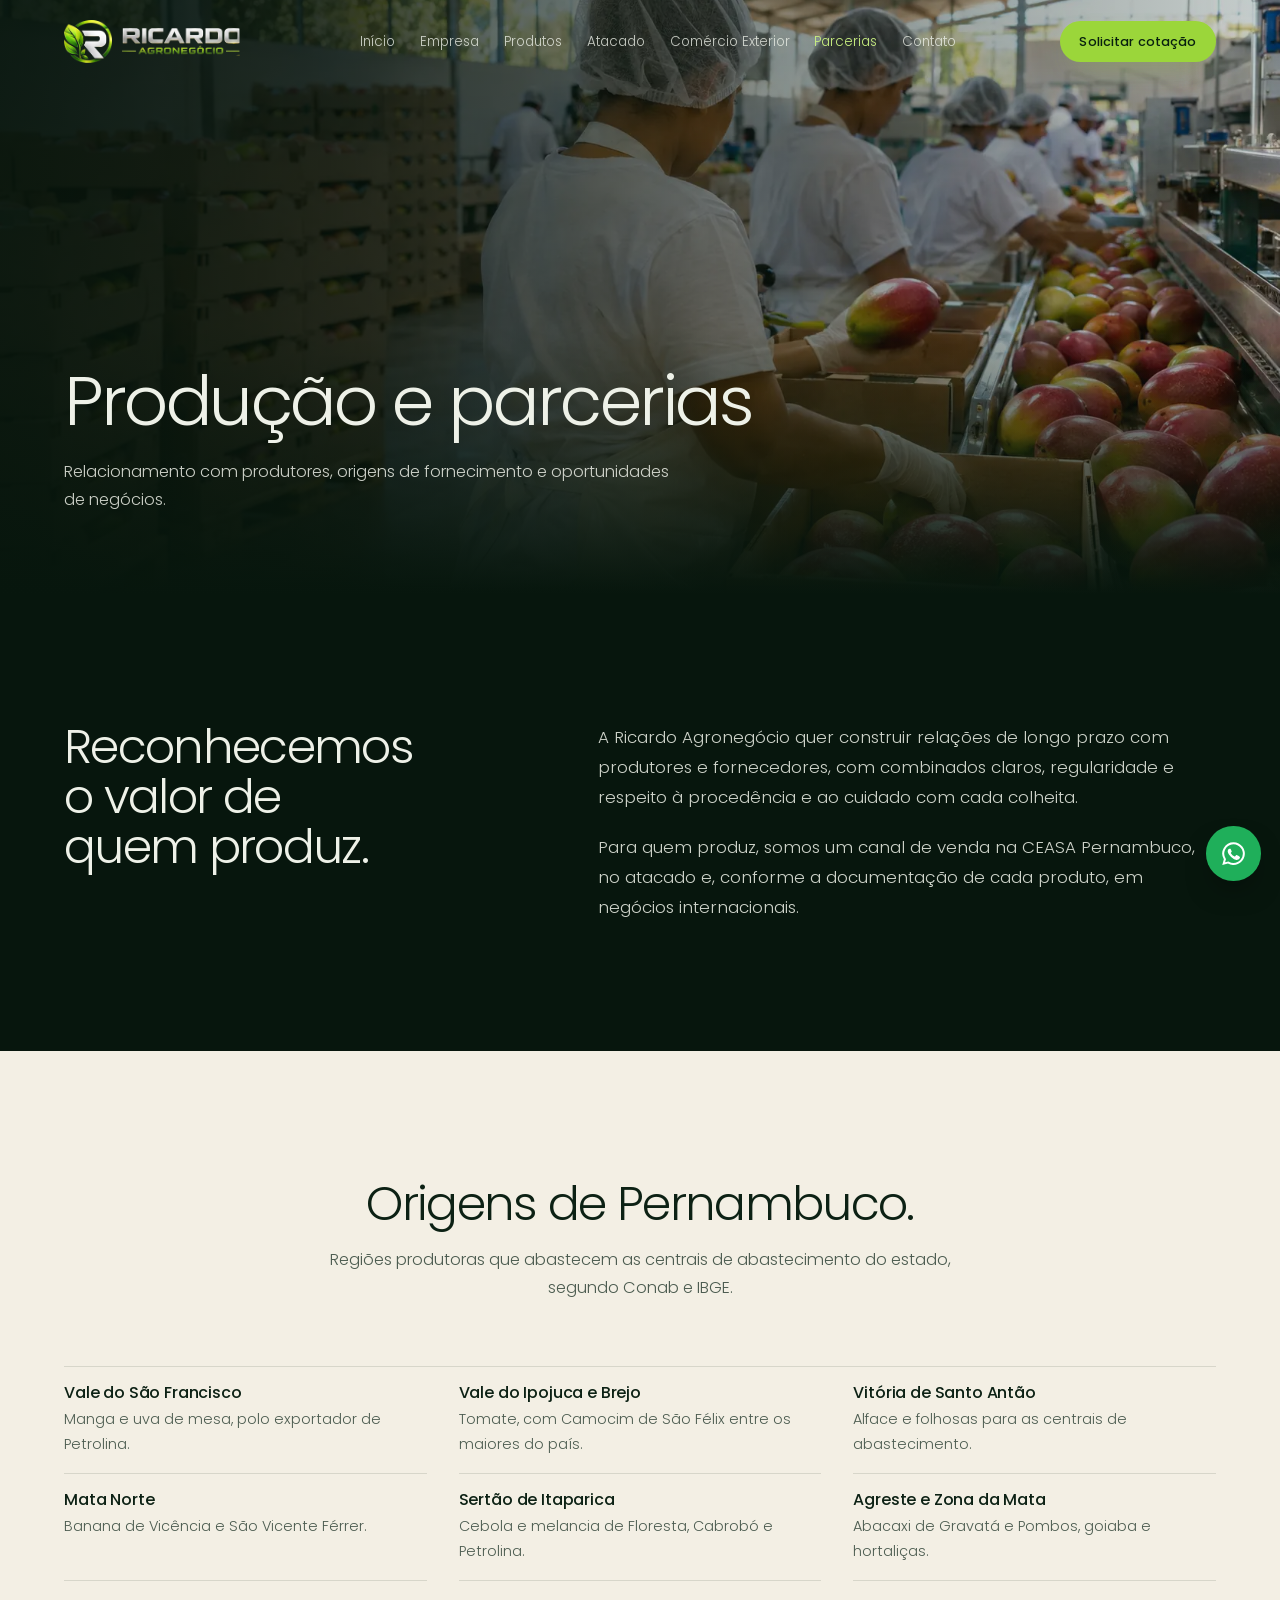
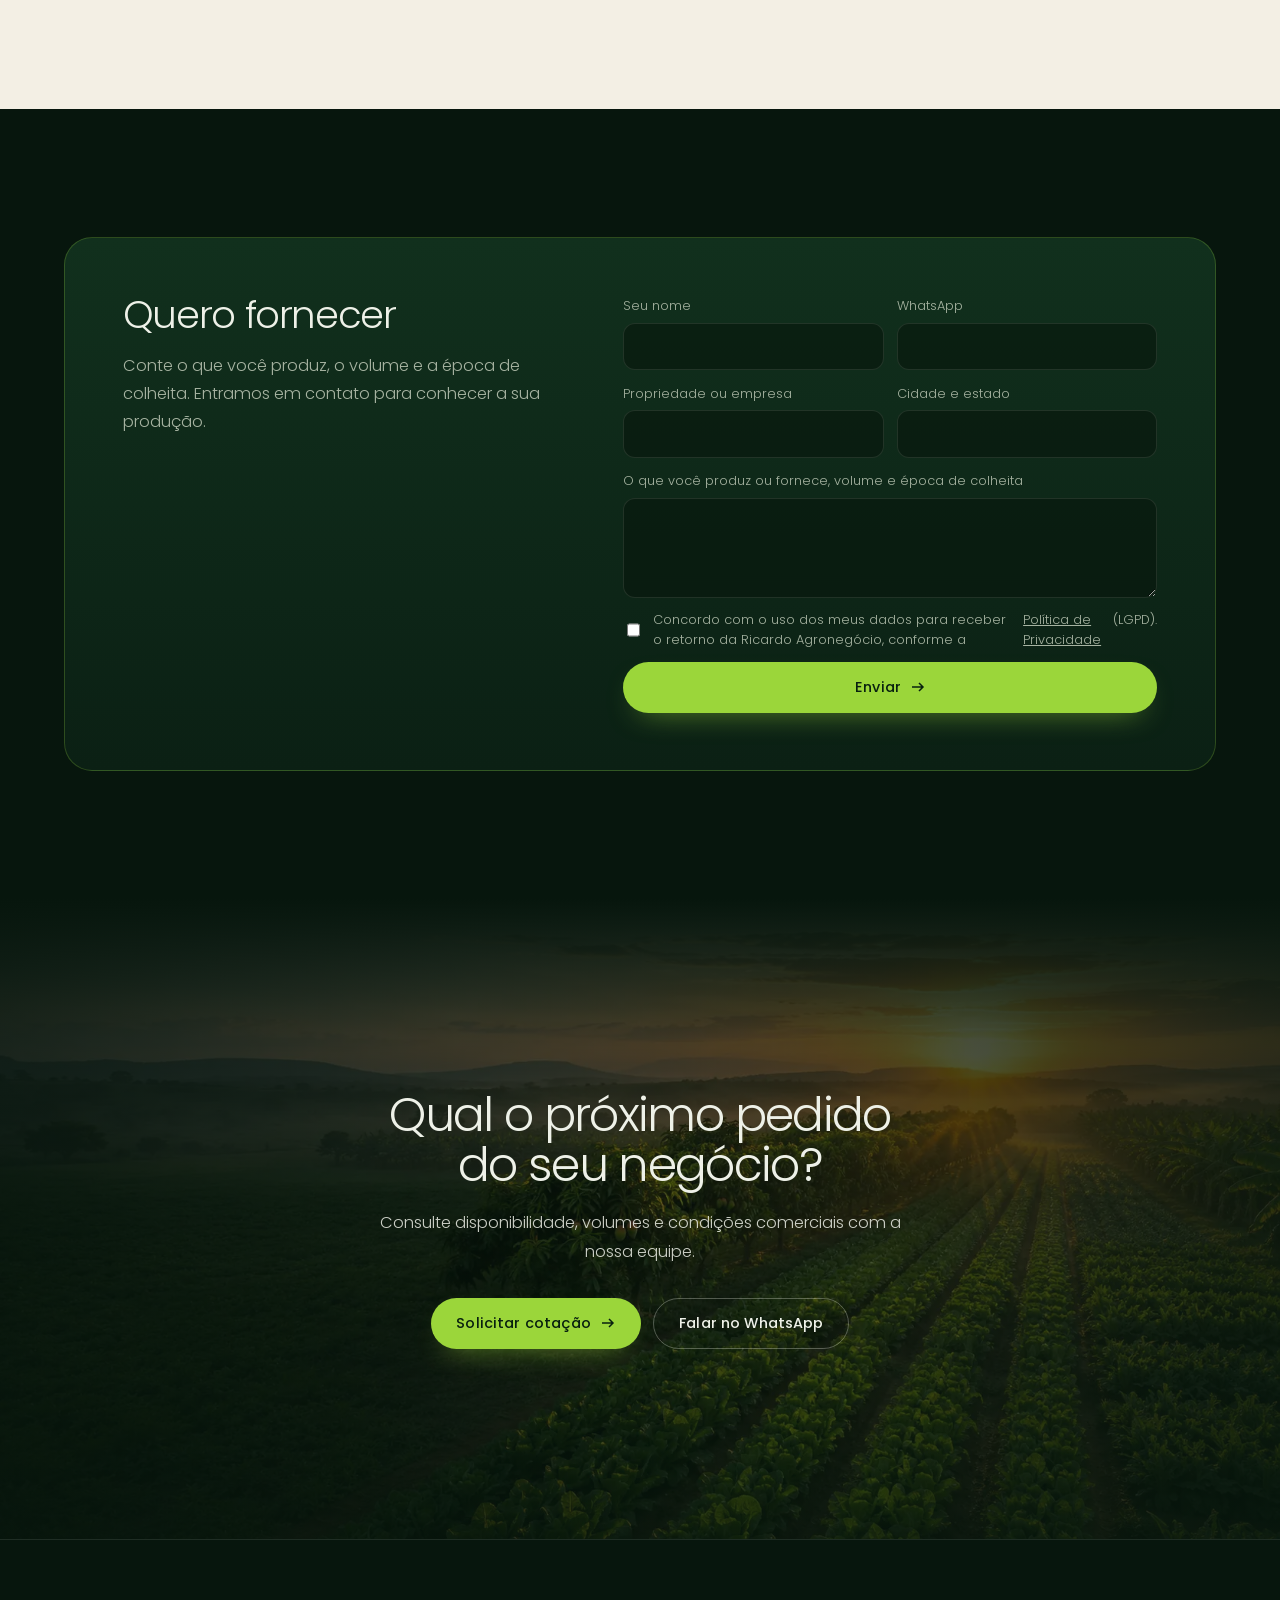
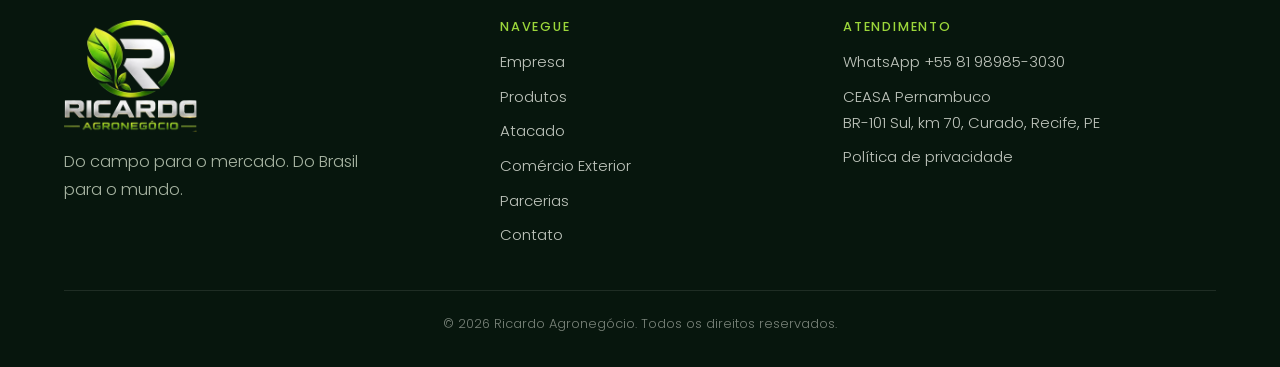
<file: parcerias.html>
<!doctype html>
<html lang="pt-BR">
<head>
<meta charset="utf-8">
<meta name="viewport" content="width=device-width,initial-scale=1,viewport-fit=cover">
<title>Produção e parcerias com produtores | Ricardo Agronegócio</title>
<meta name="description" content="Produtores e fornecedores de frutas, verduras e legumes: venda na CEASA Pernambuco e parcerias de longo prazo com a Ricardo Agronegócio.">
<meta name="robots" content="noindex,nofollow">
<link rel="canonical" href="https://www.ricardoagronegocio.com/parcerias">
<meta name="theme-color" content="#07160D">
<meta property="og:type" content="website"><meta property="og:locale" content="pt_BR"><meta property="og:site_name" content="Ricardo Agronegócio">
<meta property="og:title" content="Produção e parcerias com produtores | Ricardo Agronegócio"><meta property="og:description" content="Produtores e fornecedores de frutas, verduras e legumes: venda na CEASA Pernambuco e parcerias de longo prazo com a Ricardo Agronegócio."><meta property="og:url" content="https://www.ricardoagronegocio.com/parcerias">
<meta property="og:image" content="https://www.ricardoagronegocio.com/assets/img/og-image.jpg"><meta name="twitter:card" content="summary_large_image">
<link rel="icon" href="/assets/img/favicon.png" type="image/png"><link rel="apple-touch-icon" href="/assets/img/apple-touch-icon.png">
<link rel="preload" href="/assets/fonts/poppins-300.woff2" as="font" type="font/woff2" crossorigin>
<link rel="preload" href="/assets/fonts/poppins-500.woff2" as="font" type="font/woff2" crossorigin>
<link rel="preload" as="image" imagesrcset="/assets/img/fotos/packing-1000.webp 1000w, /assets/img/fotos/packing-1672.webp 1672w" imagesizes="100vw" fetchpriority="high">
<script>document.documentElement.classList.add('js')</script>
<style>@font-face{font-family:"Poppins";src:url(/assets/fonts/poppins-300.woff2) format("woff2");font-weight:300;font-display:swap}@font-face{font-family:"Poppins";src:url(/assets/fonts/poppins-400.woff2) format("woff2");font-weight:400;font-display:swap}@font-face{font-family:"Poppins";src:url(/assets/fonts/poppins-500.woff2) format("woff2");font-weight:500;font-display:swap}@font-face{font-family:"Sans Reserva";src:local("Arial");size-adjust:112.5%}:root{--bg:#07160D;--bg-2:#0B2014;--bg-3:#11301D;--fg:#EEF1E8;--muted:#A6B3A1;--verde:#9BD63A;--verde-2:#C8EF80;--verde-3:#3F6D16;--creme:#F3EFE4;--creme-2:#E8E1D0;--tinta:#0C2114;--tinta-2:#4C5C50;--linha:rgba(155,214,58,.24);--linha-2:rgba(238,241,232,.1);--linha-c:rgba(12,33,20,.12);--sans:"Poppins","Sans Reserva",Arial,sans-serif;--t-hero:clamp(3rem,7.4vw,7.4rem);--t-h2:clamp(2rem,3.7vw,3.5rem);--gutter:clamp(1.25rem,5vw,4rem);--maxw:1280px;--section-py:clamp(5rem,10vw,8.5rem);--ease:cubic-bezier(.2,.8,.3,1);--r:20px}*,*::before,*::after{box-sizing:border-box}html{-webkit-text-size-adjust:100%;scroll-padding-top:6rem}body{margin:0;background:var(--bg);color:var(--fg);font:300 1.02rem/1.72 var(--sans);-webkit-font-smoothing:antialiased;overflow-x:clip}img{display:block;max-width:100%;height:auto}a{color:inherit;text-decoration:none}button,input,select,textarea{font:inherit;color:inherit}h1,h2,h3,p,ul,ol,figure,dl,dd,blockquote{margin:0}h1,h2{font-weight:300;line-height:1.06;letter-spacing:-.035em;text-wrap:balance}h3{font-weight:400;font-size:1.15rem;line-height:1.3;letter-spacing:-.01em}.wrap{width:100%;max-width:var(--maxw);margin-inline:auto;padding-inline:var(--gutter)}:focus-visible{outline:2px solid var(--verde);outline-offset:3px;border-radius:4px}::selection{background:var(--verde);color:var(--bg)}.btn{display:inline-flex;align-items:center;justify-content:center;gap:.55rem;min-height:3.2rem;padding:.7rem 1.55rem;border-radius:999px;border:1px solid transparent;font:500 .9rem/1.2 var(--sans);letter-spacing:.01em;white-space:nowrap;cursor:pointer;transition:background-color .35s var(--ease),border-color .35s var(--ease),color .35s var(--ease),transform .35s var(--ease),box-shadow .35s var(--ease)}.btn svg{width:1rem;height:1rem;flex:none;transition:transform .35s var(--ease)}.btn:hover svg{transform:translateX(3px)}.btn:active{transform:scale(.98)}.btn--verde{background:var(--verde);color:#08200F;box-shadow:0 12px 30px -16px rgba(155,214,58,.75)}.btn--verde:hover{background:var(--verde-2)}.btn--linha{border-color:rgba(238,241,232,.3);color:var(--fg)}.btn--linha:hover{border-color:var(--verde);color:var(--verde-2)}.btn--escuro{background:var(--tinta);color:var(--creme)}.btn--escuro:hover{background:var(--bg-3)}.ctas{display:flex;flex-wrap:wrap;gap:.75rem}.top{position:fixed;inset:0 0 auto 0;z-index:60;transition:background-color .4s var(--ease),border-color .4s var(--ease)}.top.solid,.menu-open .top{background:rgba(7,22,13,.86);-webkit-backdrop-filter:blur(14px);backdrop-filter:blur(14px);border-bottom:1px solid var(--linha-2)}.top__in{display:flex;align-items:center;justify-content:space-between;gap:1.2rem;height:5.2rem}.marca{display:flex;align-items:center;gap:.65rem;flex:none}.marca__r{width:3rem;height:auto}.marca__nome{height:1.75rem;width:auto}.nav{display:flex;align-items:center;gap:.15rem}.nav a:not(.btn){padding:.5rem .7rem;font-size:.84rem;color:rgba(238,241,232,.8);transition:color .3s}.nav a:not(.btn):hover,.nav a[aria-current="page"]{color:var(--verde-2)}.nav .btn{min-height:2.6rem;padding:.5rem 1.15rem;font-size:.8rem;margin-left:.5rem}.burger{display:none;width:2.9rem;height:2.9rem;border-radius:50%;border:1px solid var(--linha);background:none;cursor:pointer;position:relative}.burger span{position:absolute;left:50%;width:1.1rem;height:1.5px;background:var(--verde-2);transform:translateX(-50%);transition:transform .35s var(--ease),top .35s var(--ease)}.burger span:first-child{top:42%}.burger span:last-child{top:58%}.menu-open .burger span:first-child{top:50%;transform:translateX(-50%) rotate(45deg)}.menu-open .burger span:last-child{top:50%;transform:translateX(-50%) rotate(-45deg)}.capa{position:relative;min-height:100svh;display:flex;align-items:flex-end;overflow:hidden;isolation:isolate}.capa__bg{position:absolute;inset:0;z-index:-1}.capa__bg img{width:100%;height:100%;object-fit:cover;object-position:60% 50%;transform:scale(1.06)}.capa__video{position:absolute;inset:0;width:100%;height:100%;object-fit:cover;object-position:60% 50%;transform:scale(1.06);opacity:0;transition:opacity 1.4s ease}.capa__video.on{opacity:1}.capa__bg::after{content:"";position:absolute;inset:0;background:linear-gradient(90deg,rgba(7,22,13,.88) 0%,rgba(7,22,13,.6) 38%,rgba(7,22,13,.08) 72%),linear-gradient(0deg,var(--bg) 0%,rgba(7,22,13,0) 36%)}.capa__txt{max-width:58rem;padding-block:9rem clamp(4rem,11vh,6.5rem)}.capa h1{font-size:var(--t-hero);line-height:.98}.capa p{margin-top:1.5rem;max-width:32rem;font-size:clamp(1.05rem,1.3vw,1.22rem);color:rgba(238,241,232,.84)}.capa .ctas{margin-top:2.2rem}.safra{display:flex;align-items:stretch;border-block:1px solid var(--linha-2);background:var(--bg)}.safra__rot{flex:none;display:flex;flex-direction:column;justify-content:center;padding:1rem clamp(1.2rem,3vw,2.4rem);border-right:1px solid var(--linha-2);line-height:1.25}.safra__rot span{font-size:.78rem;color:var(--muted)}.safra__rot b{font-weight:400;font-size:1.15rem;color:var(--verde-2);text-transform:capitalize}.safra__trilho{flex:1;overflow:hidden;-webkit-mask:linear-gradient(90deg,transparent,#000 6%,#000 94%,transparent);mask:linear-gradient(90deg,transparent,#000 6%,#000 94%,transparent)}.safra__t{display:flex;width:max-content;animation:corre 60s linear infinite}.safra__t:hover{animation-play-state:paused}.safra__item{flex:none;display:flex;align-items:center;gap:.7rem;margin-right:2rem;padding-block:.85rem;font-size:.92rem;color:rgba(238,241,232,.86);transition:color .3s}.safra__item img{width:2.8rem;height:2.8rem;border-radius:50%;object-fit:cover;border:1px solid var(--linha)}.safra__item:hover{color:var(--verde-2)}@keyframes corre{to{transform:translate3d(-50%,0,0)}}.perc{position:relative;background:var(--bg)}.js .perc{height:420vh}.perc__palco{position:sticky;top:0;height:100svh;overflow:hidden;isolation:isolate}.perc__fotos{position:absolute;inset:0;z-index:-1}.perc__foto{position:absolute;inset:0;opacity:0;transition:opacity 1.1s var(--ease)}.perc__foto.on{opacity:1}.perc__foto img{width:100%;height:100%;object-fit:cover;transform:scale(1.08);transition:transform 6s linear}.perc__foto.on img{transform:scale(1)}.perc__fotos::after{content:"";position:absolute;inset:0;background:linear-gradient(90deg,rgba(7,22,13,.9) 0%,rgba(7,22,13,.55) 42%,rgba(7,22,13,.12) 75%),linear-gradient(0deg,rgba(7,22,13,.85) 0%,rgba(7,22,13,0) 40%),linear-gradient(180deg,rgba(7,22,13,.7) 0%,rgba(7,22,13,0) 25%)}.perc__in{height:100%;display:grid;grid-template-rows:auto 1fr auto;padding-block:7.5rem 2.6rem}.perc__titulo{font-size:clamp(2rem,3.6vw,3.4rem);max-width:40rem}.perc__titulo span{color:var(--verde-2)}.perc__etapas{position:relative;align-self:end;max-width:31rem;min-height:17rem}.perc__etapa{position:absolute;inset:auto 0 0 0;opacity:0;transform:translate3d(0,24px,0);transition:opacity .7s var(--ease),transform .9s var(--ease);pointer-events:none}.perc__etapa.on{opacity:1;transform:none;pointer-events:auto}.perc__m{display:none}.perc__n{font-size:.82rem;font-weight:500;letter-spacing:.18em;color:var(--verde)}.perc__etapa h3{margin-top:.4rem;font-size:clamp(1.6rem,2.4vw,2.2rem);font-weight:300;letter-spacing:-.02em}.perc__frase{margin-top:.6rem;font-size:1.12rem;color:var(--verde-2)}.perc__etapa p:not(.perc__n):not(.perc__frase){margin-top:.6rem;color:rgba(238,241,232,.8)}.perc__etapa .btn{margin-top:1.4rem}.perc__trilha{position:relative;display:grid;grid-template-columns:repeat(4,1fr);margin:2.2rem 0 0;padding:0;list-style:none}.perc__trilha i{position:absolute;left:0;right:0;top:.45rem;height:2px;background:var(--linha-2)}.perc__trilha i b{position:absolute;inset:0;background:linear-gradient(90deg,var(--verde-3),var(--verde-2));transform-origin:left;transform:scaleX(var(--p,0))}.perc__trilha li{position:relative;padding-top:1.6rem;font-size:.86rem;color:var(--muted);transition:color .5s}.perc__trilha li span{position:absolute;left:0;top:0;width:1rem;height:1rem;border-radius:50%;background:var(--bg);border:2px solid rgba(238,241,232,.3);transition:background-color .5s,border-color .5s,box-shadow .5s}.perc__trilha li.on{color:var(--fg)}.perc__trilha li.on span{background:var(--verde);border-color:var(--verde-2);box-shadow:0 0 0 6px rgba(155,214,58,.15)}.sec{position:relative;padding-block:var(--section-py)}.sec--creme{background:var(--creme);color:var(--tinta)}.sec--escuro2{background:var(--bg-2)}.cab{max-width:52rem;margin:0 auto clamp(2.6rem,5vw,4rem);text-align:center}.cab h2{font-size:var(--t-h2)}.cab p{margin:1.1rem auto 0;max-width:40rem;color:var(--muted)}.sec--creme .cab p,.sec--creme p{color:var(--tinta-2)}.fim{display:flex;justify-content:center;margin-top:clamp(2.4rem,5vw,3.4rem)}.cats{display:grid;grid-template-columns:repeat(3,1fr);gap:clamp(.9rem,1.6vw,1.3rem)}.cat{display:flex;flex-direction:column;border-radius:var(--r);overflow:hidden;background:#fff;border:1px solid var(--linha-c);transition:transform .5s var(--ease),box-shadow .5s var(--ease)}.cat__foto{aspect-ratio:16/10;overflow:hidden;background:#E6E3DD}.cat__foto img{width:100%;height:100%;object-fit:cover;transition:transform .9s var(--ease)}.cat__txt{display:flex;flex-direction:column;gap:.35rem;padding:1.3rem 1.4rem 1.4rem}.cat h3{font-size:1.25rem}.cat p{font-size:.92rem;color:var(--tinta-2)}.cat__n{display:inline-flex;align-items:center;gap:.45rem;margin-top:.5rem;font-size:.84rem;font-weight:500;color:var(--verde-3)}.cat__n svg{width:.9rem;height:.9rem}.cat:hover{transform:translateY(-5px);box-shadow:0 30px 60px -30px rgba(12,33,20,.35)}.cat:hover .cat__foto img{transform:scale(1.06)}.atac{overflow:clip;isolation:isolate}.atac__bg{position:absolute;inset:0;z-index:-1}.atac__bg img{width:100%;height:100%;object-fit:cover}.atac__bg::after{content:"";position:absolute;inset:0;background:linear-gradient(90deg,rgba(7,22,13,.94) 0%,rgba(7,22,13,.78) 40%,rgba(7,22,13,.2) 80%),linear-gradient(180deg,var(--bg) 0%,rgba(7,22,13,0) 18%,rgba(7,22,13,0) 82%,var(--bg) 100%)}.atac__in{min-height:min(48rem,92svh);display:flex;align-items:center}.atac__txt{max-width:36rem}.atac h2{font-size:var(--t-h2)}.atac p{margin-top:1.2rem;color:rgba(238,241,232,.84)}.compradores{display:grid;grid-template-columns:1fr;margin:1.8rem 0 2rem;padding:0;list-style:none;border-top:1px solid var(--linha-2)}.compradores li{display:flex;align-items:center;gap:.9rem;padding:.85rem 0;border-bottom:1px solid var(--linha-2);font-size:1rem}.compradores svg{width:1.4rem;height:1.4rem;flex:none;color:var(--verde)}.loja{display:grid;grid-template-columns:1.05fr .95fr;gap:clamp(2rem,6vw,5rem);align-items:center}.loja h2{font-size:var(--t-h2)}.passos{display:grid;gap:1.3rem;margin:2rem 0 2.2rem;padding:0;list-style:none}.passos li{display:grid;grid-template-columns:3rem 1fr;gap:1rem;align-items:start}.passos b{display:grid;place-items:center;width:3rem;height:3rem;border-radius:50%;border:1px solid var(--verde);color:var(--verde-2);font-weight:500;font-size:.85rem}.passos h3{font-size:1.1rem}.passos p{margin-top:.25rem;font-size:.95rem;color:var(--muted)}.passos--claro b{border-color:var(--verde-3);color:var(--verde-3)}.passos--claro p{color:var(--tinta-2)}.demo{max-width:25rem;margin-inline:auto;border-radius:28px;padding:1.4rem;background:linear-gradient(180deg,#F7F4EC,#EDE7D8);color:var(--tinta);box-shadow:0 40px 90px -40px rgba(0,0,0,.8),0 0 0 1px rgba(255,255,255,.06);transform:rotate(-2deg)}.demo__topo{display:flex;align-items:center;gap:.6rem;padding-bottom:1rem;border-bottom:1px solid var(--linha-c);font-weight:400}.demo__topo svg{width:1.3rem;height:1.3rem;color:var(--verde-3)}.demo__topo b{margin-left:auto;font-weight:500;font-size:.8rem;padding:.2rem .7rem;border-radius:999px;background:var(--tinta);color:var(--verde-2)}.demo__itens{margin:0;padding:0;list-style:none}.demo__itens li{display:grid;grid-template-columns:2.6rem 1fr auto;gap:.8rem;align-items:center;padding:.75rem 0;border-bottom:1px solid var(--linha-c);font-size:.95rem}.demo__itens img{width:2.6rem;height:2.6rem;border-radius:10px;object-fit:cover}.demo__itens b{font-weight:500;font-size:.88rem;color:var(--tinta-2)}.demo__btn{display:flex;align-items:center;justify-content:center;gap:.6rem;margin-top:1.2rem;padding:.9rem;border-radius:999px;background:#1FAF5A;color:#fff;font-weight:500;font-size:.92rem}.demo__btn svg{width:1.2rem;height:1.2rem}.mundo{position:relative;min-height:min(52rem,100svh);display:flex;align-items:center;overflow:clip;isolation:isolate;padding-block:var(--section-py)}.mundo__bg{position:absolute;inset:0;z-index:-1}.mundo__bg img{width:100%;height:100%;object-fit:cover;object-position:60% 50%}.mundo__bg::after{content:"";position:absolute;inset:0;background:linear-gradient(90deg,rgba(7,22,13,.92) 0%,rgba(7,22,13,.66) 42%,rgba(7,22,13,.1) 80%),linear-gradient(180deg,var(--bg) 0%,rgba(7,22,13,0) 16%,rgba(7,22,13,0) 84%,var(--bg) 100%)}.mundo__txt{max-width:36rem}.mundo h2{font-size:var(--t-h2)}.mundo p{margin-top:1.2rem;color:rgba(238,241,232,.84)}.mundo .ctas{margin-top:2rem}.mundo__dado{margin-top:2.4rem!important;padding-top:1.4rem;border-top:1px solid var(--linha);font-size:1.02rem;color:var(--fg)!important}.mundo__dado small{display:block;margin-top:.4rem;font-size:.76rem;color:var(--muted)}.origem__topo{display:grid;grid-template-columns:.85fr 1.15fr;gap:clamp(2rem,6vw,5rem);align-items:center}.origem__foto{border-radius:24px;overflow:hidden;aspect-ratio:4/5;background:var(--creme-2)}.origem__foto img{width:100%;height:100%;object-fit:cover}.origem h2{font-size:var(--t-h2)}.origem__txt>p{margin-top:1.1rem}.origens{display:grid;grid-template-columns:repeat(2,1fr);gap:0;margin:1.8rem 0 0;padding:0;list-style:none;border-top:1px solid var(--linha-c)}.origens li{padding:1rem 1rem 1rem 0;border-bottom:1px solid var(--linha-c)}.origens li:nth-child(odd){padding-right:1.4rem}.origens h3{font-size:1rem;font-weight:500;color:var(--tinta)}.origens p{margin-top:.2rem;font-size:.9rem}.origens--grade{grid-template-columns:repeat(3,1fr);column-gap:2rem}.origem__fonte{margin-top:1.2rem!important;font-size:.78rem;opacity:.8}.cal{background:var(--bg-2)}.cal__abas{display:flex;justify-content:center;gap:.4rem;flex-wrap:wrap;margin-bottom:2rem}.cal__abas button{min-width:3.6rem;padding:.55rem .9rem;border-radius:999px;border:1px solid var(--linha-2);background:none;cursor:pointer;font-size:.86rem;text-transform:capitalize;color:var(--muted);transition:all .3s var(--ease)}.cal__abas button:hover{border-color:var(--verde);color:var(--fg)}.cal__abas button[aria-selected="true"]{background:var(--verde);border-color:var(--verde);color:#08200F;font-weight:500}.cal__grade{display:grid;grid-template-columns:repeat(auto-fill,minmax(7.4rem,1fr));gap:.8rem;min-height:9rem}.cal__item{display:flex;flex-direction:column;align-items:center;gap:.6rem;padding:.9rem .6rem 1rem;border-radius:16px;border:1px solid var(--linha-2);background:rgba(255,255,255,.02);text-align:center;font-size:.86rem;transition:border-color .3s,transform .4s var(--ease);animation:surge .5s var(--ease) both}.cal__item img{width:4.4rem;height:4.4rem;border-radius:50%;object-fit:cover}.cal__item:hover{border-color:var(--verde);transform:translateY(-3px)}.cal__fonte{margin-top:1.6rem;text-align:center;font-size:.78rem;color:var(--muted)}@keyframes surge{from{opacity:0;transform:translateY(8px)}}.lider__in{display:grid;grid-template-columns:.8fr 1.2fr;gap:clamp(2rem,6vw,5rem);align-items:center}.lider__marca{width:min(100%,22rem);margin-inline:auto;filter:drop-shadow(0 30px 60px rgba(0,0,0,.5))}.lider h2{font-size:var(--t-h2)}.lider__cargo{margin-top:.5rem;color:var(--verde-2)}.lider__txt>p:not(.lider__cargo){margin-top:1rem;color:rgba(238,241,232,.82)}.lider blockquote{margin-top:1.8rem;padding-left:1.4rem;border-left:2px solid var(--verde);font-size:clamp(1.2rem,1.8vw,1.55rem);line-height:1.5;font-weight:300}.lider .ctas{margin-top:2rem}.onde__grid{display:grid;grid-template-columns:1fr 1fr;gap:clamp(2rem,6vw,5rem);align-items:center}.onde__mapa svg{width:100%;height:auto;display:block}.onde__credito{margin-top:.5rem;font-size:.72rem;color:var(--muted);text-align:center}.m-agua{fill:none;stroke:#245a4a;stroke-width:1.2}.m-rua{fill:none;stroke:#2f4d38;stroke-width:.8}.m-via{fill:none;stroke:#7FB52E;stroke-width:2;opacity:.75}.m-area{fill:rgba(155,214,58,.1);stroke:var(--verde);stroke-width:1.6}.m-galpao{fill:rgba(155,214,58,.3);stroke:var(--verde-2);stroke-width:.6}.m-pino circle{fill:var(--verde-2)}.m-pulso{fill:none!important;stroke:var(--verde-2);stroke-width:1.5;transform-origin:center;transform-box:fill-box;animation:pulso 2.6s var(--ease) infinite}.m-pulso+.m-pulso{animation-delay:1.3s}@keyframes pulso{from{transform:scale(.3);opacity:1}to{transform:scale(2.2);opacity:0}}.onde h2{font-size:var(--t-h2)}.onde__lugar{margin-top:1.2rem;font-size:1.3rem;color:var(--verde-2)}.onde__txt p:not(.onde__lugar){margin-top:.7rem;color:rgba(238,241,232,.8)}.onde .ctas{margin-top:2rem}.faq{display:grid;grid-template-columns:.8fr 1.2fr;gap:clamp(2rem,5vw,4rem);align-items:start}.faq__cab{position:sticky;top:7rem}.faq h2{font-size:var(--t-h2)}.faq__item{border-bottom:1px solid var(--linha-c)}.faq__item summary{display:flex;justify-content:space-between;align-items:center;gap:1rem;padding:1.2rem 0;cursor:pointer;list-style:none;font-size:1.06rem;font-weight:400}.faq__item summary::-webkit-details-marker{display:none}.faq__item summary span{flex:none;display:grid;place-items:center;width:2rem;height:2rem;border-radius:50%;border:1px solid var(--linha-c);transition:transform .4s var(--ease),background-color .3s}.faq__item summary svg{width:1rem;height:1rem}.faq__item[open] summary span{transform:rotate(45deg);background:var(--tinta);color:var(--creme)}.faq__item p{padding:0 3rem 1.3rem 0}.final{position:relative;min-height:min(40rem,86svh);display:flex;align-items:center;justify-content:center;text-align:center;overflow:clip;isolation:isolate;padding-block:var(--section-py)}.final__bg{position:absolute;inset:0;z-index:-1}.final__bg img{width:100%;height:100%;object-fit:cover}.final__bg::after{content:"";position:absolute;inset:0;background:radial-gradient(70% 70% at 50% 50%,rgba(7,22,13,.55),rgba(7,22,13,.9)),linear-gradient(180deg,var(--bg) 0%,rgba(7,22,13,0) 22%)}.final__txt{max-width:44rem;margin-inline:auto}.final h2{font-size:var(--t-h2)}.final p{margin:1.2rem auto 0;max-width:34rem;color:rgba(238,241,232,.84)}.final .ctas{justify-content:center;margin-top:2rem}.rod{padding-block:clamp(3.5rem,7vw,5rem) 2rem;border-top:1px solid var(--linha-2);background:var(--bg)}.rod__grid{display:grid;grid-template-columns:1.3fr 1fr 1.2fr;gap:2rem}.rod__marca img{height:7rem;width:auto}.rod__frase{margin-top:1rem;color:var(--muted);max-width:20rem}.rod__col{display:flex;flex-direction:column;gap:.55rem}.rod__col h2{font-size:.8rem;font-weight:500;letter-spacing:.14em;text-transform:uppercase;color:var(--verde);margin-bottom:.4rem}.rod__col a{font-size:.94rem;color:rgba(238,241,232,.8);transition:color .3s}.rod__col a:hover{color:var(--verde-2)}.rod__fim{margin-top:2.6rem;padding-top:1.4rem;border-top:1px solid var(--linha-2);font-size:.8rem;color:rgba(238,241,232,.5);text-align:center}.zap{position:fixed;right:1.2rem;bottom:1.2rem;z-index:50;width:3.4rem;height:3.4rem;border-radius:50%;display:grid;place-items:center;background:#1FAF5A;color:#fff;box-shadow:0 14px 30px -12px rgba(0,0,0,.6);transition:transform .35s var(--ease)}.zap:hover{transform:scale(1.07)}.zap svg{width:1.7rem;height:1.7rem}.pagtopo{position:relative;min-height:66svh;display:flex;align-items:flex-end;overflow:hidden;isolation:isolate;padding-block:9rem clamp(3rem,7vw,5rem)}.pagtopo__bg{position:absolute;inset:0;z-index:-1}.pagtopo__bg img{width:100%;height:100%;object-fit:cover}.pagtopo__bg::after{content:"";position:absolute;inset:0;background:linear-gradient(90deg,rgba(7,22,13,.9) 0%,rgba(7,22,13,.55) 50%,rgba(7,22,13,.2) 100%),linear-gradient(0deg,var(--bg) 0%,rgba(7,22,13,0) 45%)}.pagtopo__txt{max-width:50rem}.pagtopo h1{font-size:clamp(2.6rem,5.4vw,5.2rem)}.pagtopo p{margin-top:1.3rem;max-width:38rem;font-size:clamp(1.02rem,1.2vw,1.15rem);color:rgba(238,241,232,.84)}.pagtopo .ctas{margin-top:2rem}.par{display:grid;grid-template-columns:.85fr 1.15fr;gap:clamp(2rem,6vw,5rem);align-items:start}.par__cab{position:sticky;top:7rem}.par h2{font-size:var(--t-h2)}.texto p{font-size:clamp(1.05rem,1.25vw,1.18rem);line-height:1.8;color:rgba(238,241,232,.86)}.sec--creme .texto p{color:var(--tinta-2)}.texto p+p{margin-top:1.2rem}.texto--pag{max-width:46rem}.texto--pag h2{font-size:clamp(1.35rem,2vw,1.8rem);margin:2.4rem 0 .8rem}.dims{display:grid;grid-template-columns:repeat(5,1fr);gap:.8rem;margin:0;padding:0;list-style:none}.dims li{display:flex;flex-direction:column;gap:1rem;padding:1.4rem 1.2rem 1.5rem;border-radius:18px;border:1px solid var(--linha-2);background:linear-gradient(180deg,rgba(155,214,58,.06),transparent 70%)}.dims b{font-weight:500;font-size:.82rem;letter-spacing:.14em;color:var(--verde)}.dims span{font-size:1rem;line-height:1.45}.mv{display:grid;grid-template-columns:1fr 1fr;gap:clamp(1.5rem,4vw,3rem)}.mv__item{padding:clamp(1.8rem,3.5vw,2.8rem);border-radius:24px;background:#fff;border:1px solid var(--linha-c)}.mv__item h2{font-size:clamp(1.6rem,2.6vw,2.3rem);color:var(--tinta)}.mv__item p{margin-top:1rem}.valores{display:grid;grid-template-columns:repeat(3,1fr);gap:clamp(.8rem,1.5vw,1.1rem)}.valor{padding:1.6rem 1.5rem 1.7rem;border-radius:18px;border:1px solid var(--linha-2);background:rgba(255,255,255,.02);transition:border-color .4s,transform .4s var(--ease)}.valor span{font-size:.8rem;font-weight:500;letter-spacing:.14em;color:var(--verde)}.valor h3{margin-top:.8rem;font-size:1.2rem}.valor p{margin-top:.5rem;font-size:.93rem;color:var(--muted)}.valor:hover{border-color:var(--linha);transform:translateY(-4px)}.marq{overflow:hidden;margin-top:clamp(3rem,6vw,4.5rem);border-block:1px solid var(--linha);padding-block:1.3rem}.marq__t{display:flex;width:max-content;animation:corre 46s linear infinite}.marq__t span{flex:none;margin-right:2.4rem;font-size:clamp(1.3rem,2.4vw,2.2rem);white-space:nowrap}.marq__t i{flex:none;margin-right:2.4rem;align-self:center;width:.5rem;height:.5rem;border-radius:50%;background:var(--verde)}.lider--pag .lider__in{align-items:start}.lider--pag .lider__marca{position:sticky;top:8rem}.quem{display:grid;grid-template-columns:repeat(5,1fr);gap:.8rem;margin:0;padding:0;list-style:none}.quem li{display:flex;flex-direction:column;align-items:center;gap:1rem;padding:1.8rem 1rem;border-radius:18px;border:1px solid var(--linha-2);text-align:center;background:rgba(255,255,255,.02)}.quem svg{width:2.2rem;height:2.2rem;color:var(--verde)}.quem h3{font-size:1rem}.como{display:grid;grid-template-columns:.9fr 1.1fr;gap:clamp(2rem,6vw,5rem);align-items:center}.como h2{font-size:var(--t-h2)}.como .passos{margin:0}.blocos{display:grid;grid-template-columns:repeat(3,1fr);gap:clamp(.8rem,1.5vw,1.1rem)}.bloco{padding:1.7rem 1.6rem;border-radius:18px;border:1px solid var(--linha-2);background:rgba(255,255,255,.02)}.bloco svg{width:2rem;height:2rem;color:var(--verde)}.bloco h3{margin-top:1.1rem;font-size:1.12rem}.bloco p{margin-top:.45rem;font-size:.93rem;color:var(--muted)}.par--centro{align-items:center}.caixa{display:grid;grid-template-columns:.9fr 1.1fr;gap:clamp(2rem,5vw,4rem);padding:clamp(1.8rem,4.5vw,3.6rem);border-radius:28px;background:linear-gradient(180deg,var(--bg-3),var(--bg-2));border:1px solid var(--linha)}.caixa h2{font-size:clamp(1.8rem,3vw,2.7rem)}.caixa__txt p{margin-top:1rem;color:var(--muted)}.tel{display:inline-flex;align-items:center;gap:.6rem;margin-top:1.6rem;font-size:1.2rem;color:var(--verde-2)}.tel svg{width:1.4rem;height:1.4rem}.form{display:grid;grid-template-columns:1fr 1fr;gap:.8rem}.campo{display:flex;flex-direction:column;gap:.35rem}.campo--cheio{grid-column:1/-1}.campo label{font-size:.8rem;color:var(--muted)}.campo input,.campo select,.campo textarea{width:100%;min-height:2.95rem;padding:.6rem 1rem;border-radius:12px;border:1px solid var(--linha-2);background:rgba(7,22,13,.6);font-size:.95rem;transition:border-color .3s}.campo select{appearance:none;-webkit-appearance:none;background-image:url("data:image/svg+xml,%3Csvg xmlns='http://www.w3.org/2000/svg' width='12' height='8' fill='none'%3E%3Cpath d='M1 1.5l5 5 5-5' stroke='%239BD63A' stroke-width='1.4'/%3E%3C/svg%3E");background-repeat:no-repeat;background-position:right 1rem center;padding-right:2.4rem}.campo select option{background:var(--bg-2)}.campo textarea{min-height:4.6rem;resize:vertical}.campo input:focus,.campo select:focus,.campo textarea:focus{outline:none;border-color:var(--verde)}.form .btn{grid-column:1/-1;width:100%}.form__mel{position:absolute;left:-9999px}.aceite{grid-column:1/-1;display:flex;gap:.6rem;font-size:.8rem;color:var(--muted);line-height:1.5}.aceite a{text-decoration:underline}.aceite input{margin-top:.2rem;accent-color:var(--verde);flex:none}.catal{padding-block:clamp(2.5rem,5vw,4rem) var(--section-py);background:var(--creme);color:var(--tinta)}.catal__barra{position:sticky;top:5.2rem;z-index:20;display:flex;flex-wrap:wrap;align-items:center;gap:.8rem;margin-inline:calc(var(--gutter) * -1);padding:.9rem var(--gutter);background:rgba(243,239,228,.92);-webkit-backdrop-filter:blur(12px);backdrop-filter:blur(12px);border-bottom:1px solid var(--linha-c)}.busca{display:flex;align-items:center;gap:.6rem;flex:1 1 18rem;max-width:24rem;padding:.2rem 1rem;border-radius:999px;border:1px solid var(--linha-c);background:#fff}.busca svg{width:1.1rem;height:1.1rem;color:var(--tinta-2);flex:none}.busca input{width:100%;min-height:2.6rem;border:0;background:none;font-size:.95rem;color:var(--tinta)}.busca input:focus{outline:none}.filtros{display:flex;flex-wrap:wrap;gap:.4rem}.filtros::-webkit-scrollbar{display:none}.filtros button{flex:none;padding:.55rem 1rem;border-radius:999px;border:1px solid var(--linha-c);background:#fff;font-size:.84rem;cursor:pointer;color:var(--tinta);transition:all .3s var(--ease)}.filtros button:hover{border-color:var(--verde-3)}.filtros button.on{background:var(--tinta);border-color:var(--tinta);color:var(--verde-2)}.catal__bloco{padding-top:clamp(2.4rem,5vw,3.6rem);scroll-margin-top:10rem}.catal__cab{display:flex;align-items:baseline;justify-content:space-between;gap:1rem;flex-wrap:wrap;margin-bottom:1.4rem;padding-bottom:1rem;border-bottom:1px solid var(--linha-c)}.catal__cab h2{font-size:clamp(1.6rem,2.8vw,2.4rem)}.catal__cab p{color:var(--tinta-2);font-size:.95rem}.prods{display:grid;grid-template-columns:repeat(auto-fill,minmax(15rem,1fr));gap:clamp(.8rem,1.4vw,1.1rem)}.prod{display:flex;flex-direction:column;border-radius:18px;overflow:hidden;background:#fff;border:1px solid var(--linha-c);scroll-margin-top:11rem;transition:box-shadow .4s var(--ease),border-color .4s}.prod:hover{box-shadow:0 24px 50px -30px rgba(12,33,20,.4)}.prod:target{border-color:var(--verde-3);box-shadow:0 0 0 3px rgba(155,214,58,.35)}.prod__foto{position:relative;aspect-ratio:1;background:#E6E3DD;overflow:hidden}.prod__foto img{width:100%;height:100%;object-fit:cover}.prod__selo{position:absolute;left:.8rem;bottom:.8rem;padding:.25rem .7rem;border-radius:999px;background:var(--tinta);color:var(--verde-2);font-size:.74rem;font-weight:500}.prod__txt{flex:1;padding:1.1rem 1.15rem .4rem}.prod h3{font-size:1.15rem}.prod__var{margin-top:.15rem;font-size:.82rem;color:var(--verde-3)!important}.prod__desc{margin-top:.5rem;font-size:.88rem;line-height:1.55;color:var(--tinta-2)}.prod__info{margin-top:.8rem;display:grid;gap:.35rem;font-size:.8rem;line-height:1.45}.prod__info div{display:grid;grid-template-columns:5.6rem 1fr;gap:.5rem}.prod__info dt{color:var(--tinta-2)}.prod__info dd{color:var(--tinta)}.prod__add{display:flex;align-items:center;justify-content:center;gap:.5rem;margin:.9rem 1.15rem 1.15rem;min-height:2.8rem;border-radius:999px;border:1px solid var(--tinta);background:none;cursor:pointer;font-size:.86rem;font-weight:500;color:var(--tinta);transition:all .3s var(--ease)}.prod__add svg{width:1rem;height:1rem}.prod__add:hover{background:var(--tinta);color:var(--verde-2)}.prod__add.na{background:var(--verde);border-color:var(--verde);color:#08200F}.catal__vazio{padding:3rem 0;text-align:center;color:var(--tinta-2)}.catal__nota{margin-top:2.6rem;font-size:.82rem;color:var(--tinta-2);text-align:center}.cesta{position:fixed;left:0;right:0;bottom:1.2rem;z-index:55;display:flex;justify-content:center;pointer-events:none}.cesta__abre,.cesta__painel{pointer-events:auto}.cesta__abre{display:flex;align-items:center;gap:.7rem;padding:.75rem .9rem .75rem 1.3rem;border-radius:999px;border:0;background:var(--tinta);color:var(--creme);cursor:pointer;font-size:.92rem;box-shadow:0 18px 40px -16px rgba(0,0,0,.6)}.cesta__abre svg{width:1.2rem;height:1.2rem;color:var(--verde)}.cesta__abre b{min-width:1.9rem;height:1.9rem;display:grid;place-items:center;border-radius:999px;background:var(--verde);color:#08200F;font-weight:500;font-size:.85rem}.cesta.pula .cesta__abre{animation:pula .5s var(--ease)}@keyframes pula{40%{transform:scale(1.08)}}.cesta__painel{position:fixed;right:1rem;bottom:5.4rem;width:min(26rem,calc(100vw - 2rem));max-height:calc(100svh - 7.5rem);overflow:auto;padding:1.3rem;border-radius:24px;background:#FBF9F3;color:var(--tinta);box-shadow:0 40px 90px -30px rgba(0,0,0,.7)}.cesta__topo{display:flex;align-items:center;justify-content:space-between;gap:1rem;padding-bottom:.8rem;border-bottom:1px solid var(--linha-c)}.cesta__topo h2{font-size:1.25rem;letter-spacing:-.01em}.cesta__topo button{width:2.4rem;height:2.4rem;border-radius:50%;border:1px solid var(--linha-c);background:none;cursor:pointer;display:grid;place-items:center}.cesta__topo svg{width:1rem;height:1rem}.cesta__itens{margin:0;padding:0;list-style:none}.cesta__itens li{display:grid;grid-template-columns:2.8rem 1fr auto;gap:.3rem .8rem;align-items:center;padding:.8rem 0;border-bottom:1px solid var(--linha-c)}.cesta__itens img{grid-row:span 2;width:2.8rem;height:2.8rem;border-radius:10px;object-fit:cover}.cesta__itens .nome{font-size:.95rem;font-weight:400}.cesta__itens .tira{width:2rem;height:2rem;border:0;background:none;cursor:pointer;color:var(--tinta-2);display:grid;place-items:center}.cesta__itens .tira svg{width:.9rem;height:.9rem}.cesta__itens .qtd{grid-column:2/4;display:flex;gap:.5rem}.cesta__itens input,.cesta__itens select{min-height:2.3rem;border-radius:10px;border:1px solid var(--linha-c);background:#fff;padding:.3rem .6rem;font-size:.88rem;color:var(--tinta)}.cesta__itens input{width:4.6rem}.cesta__itens select{flex:1}.cesta__vazia{padding:1.2rem 0;font-size:.9rem;color:var(--tinta-2)}.cesta__form{display:grid;grid-template-columns:1fr 1fr;gap:.6rem;margin-top:1rem}.cesta__form .campo label{color:var(--tinta-2)}.cesta__form .campo input,.cesta__form .campo select{background:#fff;border-color:var(--linha-c);color:var(--tinta);min-height:2.6rem}.cesta__form .btn{grid-column:1/-1;background:#1FAF5A;color:#fff;box-shadow:none}.cesta__form .btn svg{width:1.2rem;height:1.2rem}.cesta__form .btn:hover{background:#178f49}.obrigado{min-height:100svh;display:grid;place-items:center;text-align:center;padding:2rem}.obrigado img{width:6rem;height:auto;margin:0 auto 2rem}.obrigado h1{font-size:clamp(1.8rem,4vw,2.8rem)}.obrigado p{margin-top:1rem;color:var(--muted)}.gira{width:2.6rem;height:2.6rem;margin:2rem auto;border-radius:50%;border:1.5px solid var(--linha-2);border-top-color:var(--verde);animation:gira 1s linear infinite}@keyframes gira{to{transform:rotate(360deg)}}.obrigado .ctas{justify-content:center}.js .rv{opacity:0;transform:translate3d(0,26px,0);transition:opacity .9s var(--ease),transform 1.1s var(--ease)}.js .rv.in{opacity:1;transform:none}.js .rv[data-d="1"]{transition-delay:.08s}.js .rv[data-d="2"]{transition-delay:.16s}@media (max-width:1180px){.nav{display:none}.burger{display:block}.menu-open .nav{display:flex;position:fixed;inset:5.2rem 0 auto 0;flex-direction:column;align-items:stretch;gap:0;padding:1rem var(--gutter) 1.6rem;background:var(--bg);border-bottom:1px solid var(--linha-2)}.menu-open .nav a:not(.btn){text-align:center;padding:.9rem;border-bottom:1px solid var(--linha-2);font-size:.95rem}.menu-open .nav .btn{margin:1rem 0 0}.dims{grid-template-columns:repeat(3,1fr)}.quem{grid-template-columns:repeat(3,1fr)}}@media (max-width:900px){.cats,.valores,.blocos{grid-template-columns:repeat(2,1fr)}.loja,.origem__topo,.lider__in,.onde__grid,.faq,.par,.como,.caixa,.mv{grid-template-columns:1fr}.faq__cab,.par__cab{position:relative;top:0}.rod__grid{grid-template-columns:1fr 1fr}.rod__marca{grid-column:1/-1}.origens--grade{grid-template-columns:repeat(2,1fr)}.lider--pag .lider__marca{position:relative;top:0}.lider__marca{width:min(60%,14rem)}}@media (max-width:760px){.top__in{height:4.6rem}.marca__r{width:2.6rem}.marca__nome{height:1.45rem}.menu-open .nav{inset:4.6rem 0 auto 0}.capa{align-items:flex-start;text-align:center}.capa__bg img{object-position:50% 70%}.capa__video{object-position:50% 70%;transform:none}.capa__bg::after{background:linear-gradient(180deg,rgba(7,22,13,.82) 0%,rgba(7,22,13,.55) 40%,rgba(7,22,13,.05) 66%,rgba(7,22,13,.2) 84%,var(--bg) 100%)}.capa__txt{padding:7.4rem 0 clamp(15rem,58vw,20rem);margin-inline:auto}.capa p{margin-inline:auto}.ctas{justify-content:center}.safra__rot{padding-inline:1rem}.safra__rot b{font-size:1rem}.js .perc{height:auto}.perc__palco{position:relative;height:auto;overflow:visible}.perc__fotos{display:none}.perc__in{display:block;padding-block:var(--section-py)}.perc__titulo{text-align:center;margin-inline:auto}.perc__etapas{min-height:0;max-width:none;margin-top:2.4rem;display:grid;gap:1.2rem}.perc__etapa{position:relative;inset:auto;opacity:1;transform:none;pointer-events:auto;border-radius:22px;overflow:hidden;border:1px solid var(--linha-2);background:var(--bg-2);padding:0 1.3rem 1.5rem}.perc__m{display:block;margin:0 -1.3rem 1.2rem;aspect-ratio:16/10;overflow:hidden}.perc__m img{width:100%;height:100%;object-fit:cover}.perc__trilha{display:none}.cats,.valores,.blocos,.dims{grid-template-columns:1fr}.quem{grid-template-columns:repeat(2,1fr)}.quem li:last-child{grid-column:1/-1}.compradores{grid-template-columns:1fr}.atac__in{min-height:0}.atac__bg::after{background:linear-gradient(180deg,var(--bg) 0%,rgba(7,22,13,.82) 30%,rgba(7,22,13,.9) 100%)}.atac__txt,.mundo__txt,.loja__txt,.origem__txt,.lider__txt,.onde__txt{text-align:center}.passos li{text-align:left}.mundo__bg::after{background:linear-gradient(180deg,var(--bg) 0%,rgba(7,22,13,.7) 25%,rgba(7,22,13,.88) 100%)}.origens{grid-template-columns:1fr;text-align:left}.origens--grade{grid-template-columns:1fr}.origem__foto{max-width:24rem;margin-inline:auto}.lider blockquote{border-left:0;padding-left:0;border-top:2px solid var(--verde);padding-top:1.2rem}.faq__item p{padding-right:0}.form,.cesta__form{grid-template-columns:1fr}.rod__grid{grid-template-columns:1fr;text-align:center}.rod__marca img{margin-inline:auto}.rod__frase{margin-inline:auto}.pagtopo{min-height:56svh;text-align:center;padding-top:8rem}.pagtopo p{margin-inline:auto}.catal__barra{top:4.6rem;padding-block:.7rem}.filtros{flex-wrap:nowrap;overflow-x:auto;scrollbar-width:none;margin-inline:calc(var(--gutter) * -1);padding-inline:var(--gutter)}.filtros::-webkit-scrollbar{display:none}.busca{max-width:none}.prods{grid-template-columns:repeat(2,1fr);gap:.6rem}.prod__txt{padding:.8rem .8rem .2rem}.prod h3{font-size:1rem}.prod__desc{display:none}.prod__info div{grid-template-columns:1fr;gap:0}.prod__info div:last-child{display:none}.prod__add{margin:.7rem .8rem .8rem;min-height:2.5rem;font-size:.8rem}.prod__add span{display:none}.prod__add::after{content:"Adicionar"}.prod__add.na::after{content:"Na lista"}.cesta{left:1rem;right:5.4rem}.cesta__abre{width:100%;justify-content:space-between}.cesta__painel{left:.5rem;right:.5rem;width:auto;bottom:5.2rem}.cal__abas{flex-wrap:nowrap;overflow-x:auto;justify-content:flex-start;margin-inline:calc(var(--gutter) * -1);padding-inline:var(--gutter);scrollbar-width:none}.cal__abas::-webkit-scrollbar{display:none}.cal__grade{grid-template-columns:repeat(3,1fr);gap:.55rem}.cal__item img{width:3.6rem;height:3.6rem}}@media (prefers-reduced-motion:reduce){*,*::before,*::after{animation-duration:.01ms!important;animation-iteration-count:1!important;transition-duration:.01ms!important}.js .rv{opacity:1;transform:none}.js .perc{height:auto}}@media (min-width:1181px){.nav{flex:1}.nav>a:first-child{margin-left:auto}.nav>.btn{margin-left:auto}}@media (max-width:600px){.ctas{display:grid;grid-template-columns:minmax(0,max-content);width:fit-content;max-width:100%;margin-inline:auto}.ctas>*{width:100%;justify-content:center;text-align:center}}</style>
<script type="application/ld+json">{"@context":"https://schema.org","@type":"BreadcrumbList","itemListElement":[{"@type":"ListItem","position":1,"name":"Início","item":"https://www.ricardoagronegocio.com/"},{"@type":"ListItem","position":2,"name":"Produção e parcerias","item":"https://www.ricardoagronegocio.com/parcerias"}]}</script>
</head>
<body>
<header class="top"><div class="wrap top__in">
  <a class="marca" href="/" aria-label="Ricardo Agronegócio, início"><img class="marca__r" src="/assets/img/logo-emblema-96.webp" srcset="/assets/img/logo-emblema-96.webp 1x, /assets/img/logo-emblema-192.webp 2x" alt="" width="109" height="96"><img class="marca__nome" src="/assets/img/logo-nome-64.webp" srcset="/assets/img/logo-nome-64.webp 1x, /assets/img/logo-nome-128.webp 2x" alt="Ricardo Agronegócio" width="268" height="64"></a>
  <nav class="nav" id="nav" aria-label="Principal"><a href="/">Início</a><a href="/empresa">Empresa</a><a href="/produtos">Produtos</a><a href="/atacado">Atacado</a><a href="/comercio-exterior">Comércio Exterior</a><a href="/parcerias" aria-current=page>Parcerias</a><a href="/contato">Contato</a><a class="btn btn--verde" href="/contato#cotacao">Solicitar cotação</a></nav>
  <button class="burger" type="button" aria-label="Abrir menu" aria-expanded="false" aria-controls="nav"><span></span><span></span></button>
</div></header>
<main>
<section class="pagtopo"><div class="pagtopo__bg"><img src="/assets/img/fotos/packing-1672.webp" srcset="/assets/img/fotos/packing-1000.webp 1000w, /assets/img/fotos/packing-1672.webp 1672w" sizes="100vw" alt="" width="1672" height="941" fetchpriority="high" decoding="async"></div><div class="wrap"><div class="pagtopo__txt"><h1>Produção e parcerias</h1><p>Relacionamento com produtores, origens de fornecimento e oportunidades de negócios.</p></div></div></section>
<section class="sec"><div class="wrap par">
  <div class="par__cab rv"><h2>Reconhecemos o valor de quem produz.</h2></div>
  <div class="texto rv" data-d="1">
    <p>A Ricardo Agronegócio quer construir relações de longo prazo com produtores e fornecedores, com combinados claros, regularidade e respeito à procedência e ao cuidado com cada colheita.</p>
    <p>Para quem produz, somos um canal de venda na CEASA Pernambuco, no atacado e, conforme a documentação de cada produto, em negócios internacionais.</p>
  </div>
</div></section>
<section class="sec sec--creme"><div class="wrap">
  <div class="cab rv"><h2>Origens de Pernambuco.</h2><p>Regiões produtoras que abastecem as centrais de abastecimento do estado, segundo Conab e IBGE.</p></div>
  <ul class="origens origens--grade"><li class="rv" data-d="0"><h3>Vale do São Francisco</h3><p>Manga e uva de mesa, polo exportador de Petrolina.</p></li><li class="rv" data-d="1"><h3>Vale do Ipojuca e Brejo</h3><p>Tomate, com Camocim de São Félix entre os maiores do país.</p></li><li class="rv" data-d="2"><h3>Vitória de Santo Antão</h3><p>Alface e folhosas para as centrais de abastecimento.</p></li><li class="rv" data-d="0"><h3>Mata Norte</h3><p>Banana de Vicência e São Vicente Férrer.</p></li><li class="rv" data-d="1"><h3>Sertão de Itaparica</h3><p>Cebola e melancia de Floresta, Cabrobó e Petrolina.</p></li><li class="rv" data-d="2"><h3>Agreste e Zona da Mata</h3><p>Abacaxi de Gravatá e Pombos, goiaba e hortaliças.</p></li></ul>
</div></section>
<section class="sec" id="fornecer"><div class="wrap"><div class="caixa">
  <div class="caixa__txt"><h2>Quero fornecer</h2><p>Conte o que você produz, o volume e a época de colheita. Entramos em contato para conhecer a sua produção.</p></div>
  <form class="form" data-form data-abertura="Olá! Sou produtor ou fornecedor e quero conversar sobre parceria." novalidate>
    <div class="campo"><label for="f-seunome0">Seu nome</label><input id="f-seunome0" name="Seu nome" type="text" required></div><div class="campo"><label for="f-whatsapp1">WhatsApp</label><input id="f-whatsapp1" name="WhatsApp" type="tel" inputmode="tel" autocomplete="tel" required></div><div class="campo"><label for="f-propriedad2">Propriedade ou empresa</label><input id="f-propriedad2" name="Propriedade ou empresa" type="text"></div><div class="campo"><label for="f-cidadeuf3">Cidade e estado</label><input id="f-cidadeuf3" name="Cidade/UF" type="text" required></div><div class="campo campo--cheio"><label for="f-produtoses4">O que você produz ou fornece, volume e época de colheita</label><textarea id="f-produtoses4" name="Produtos e safra" rows="3" required></textarea></div>
    <div class="form__mel" aria-hidden="true"><input name="site" tabindex="-1" autocomplete="off"></div>
    <label class="aceite"><input type="checkbox" name="aceite" required> Concordo com o uso dos meus dados para receber o retorno da Ricardo Agronegócio, conforme a <a href="/privacidade">Política de Privacidade</a> (LGPD).</label>
    <button class="btn btn--verde" type="submit">Enviar <svg viewBox="0 0 16 16" fill="none" aria-hidden="true"><path d="M2 8h11M9 4l4 4-4 4" stroke="currentColor" stroke-width="1.5"/></svg></button>
  </form>
</div></div></section>
<section class="final" id="fale"><div class="final__bg"><img src="/assets/img/fotos/campo-1672.webp" srcset="/assets/img/fotos/campo-1000.webp 1000w, /assets/img/fotos/campo-1672.webp 1672w" sizes="100vw" alt="" width="1672" height="941" loading="lazy" decoding="async"></div><div class="wrap"><div class="final__txt rv">
  <h2>Qual o próximo pedido do seu negócio?</h2><p>Consulte disponibilidade, volumes e condições comerciais com a nossa equipe.</p>
  <div class="ctas"><a class="btn btn--verde" href="/contato#cotacao">Solicitar cotação <svg viewBox="0 0 16 16" fill="none" aria-hidden="true"><path d="M2 8h11M9 4l4 4-4 4" stroke="currentColor" stroke-width="1.5"/></svg></a><a class="btn btn--linha" href="/obrigado?c=cta">Falar no WhatsApp</a></div>
</div></div></section>
</main>
<footer class="rod"><div class="wrap">
  <div class="rod__grid">
    <div class="rod__marca"><img src="/assets/img/logo-completa-240.webp" srcset="/assets/img/logo-completa-240.webp 1x, /assets/img/logo-completa-480.webp 2x" alt="Ricardo Agronegócio" width="286" height="240" loading="lazy">
      <p class="rod__frase">Do campo para o mercado. Do Brasil para o mundo.</p></div>
    <div class="rod__col"><h2>Navegue</h2><a href="/empresa">Empresa</a><a href="/produtos">Produtos</a><a href="/atacado">Atacado</a><a href="/comercio-exterior">Comércio Exterior</a><a href="/parcerias">Parcerias</a><a href="/contato">Contato</a></div>
    <div class="rod__col"><h2>Atendimento</h2><a href="/obrigado?c=rodape">WhatsApp +55 81 98985-3030</a><a href="https://www.google.com/maps/search/?api=1&query=CEASA+Pernambuco+BR-101+Sul+km+70+Curado+Recife" target="_blank" rel="noopener">CEASA Pernambuco<br>BR-101 Sul, km 70, Curado, Recife, PE</a><a href="/privacidade">Política de privacidade</a></div>
  </div>
  <p class="rod__fim">© 2026 Ricardo Agronegócio. Todos os direitos reservados.</p>
</div></footer>
<a class="zap" href="/obrigado?c=flutuante" aria-label="Falar pelo WhatsApp"><svg viewBox="0 0 24 24" fill="currentColor" aria-hidden="true"><path d="M12 2a10 10 0 0 0-8.6 15.1L2 22l5-1.3A10 10 0 1 0 12 2zm0 18.2a8.2 8.2 0 0 1-4.2-1.1l-.3-.2-3 .8.8-2.9-.2-.3A8.2 8.2 0 1 1 12 20.2zm4.5-6.1c-.2-.1-1.5-.7-1.7-.8s-.4-.1-.6.1-.7.8-.8 1-.3.2-.5.1a6.7 6.7 0 0 1-3.3-2.9c-.2-.4.2-.4.7-1.3.1-.2 0-.3 0-.4l-.8-1.8c-.2-.5-.4-.4-.6-.4h-.5a1 1 0 0 0-.7.3 3 3 0 0 0-.9 2.2 5.2 5.2 0 0 0 1.1 2.7 11.8 11.8 0 0 0 4.5 4c1.7.7 2.4.8 3.2.6a2.8 2.8 0 0 0 1.8-1.3 2.3 2.3 0 0 0 .2-1.3c-.1-.1-.3-.2-.6-.3z"/></svg></a>

<script src="/assets/js/site.js?v=9a3e5c45a2" defer></script>
</body>
</html>
</file>
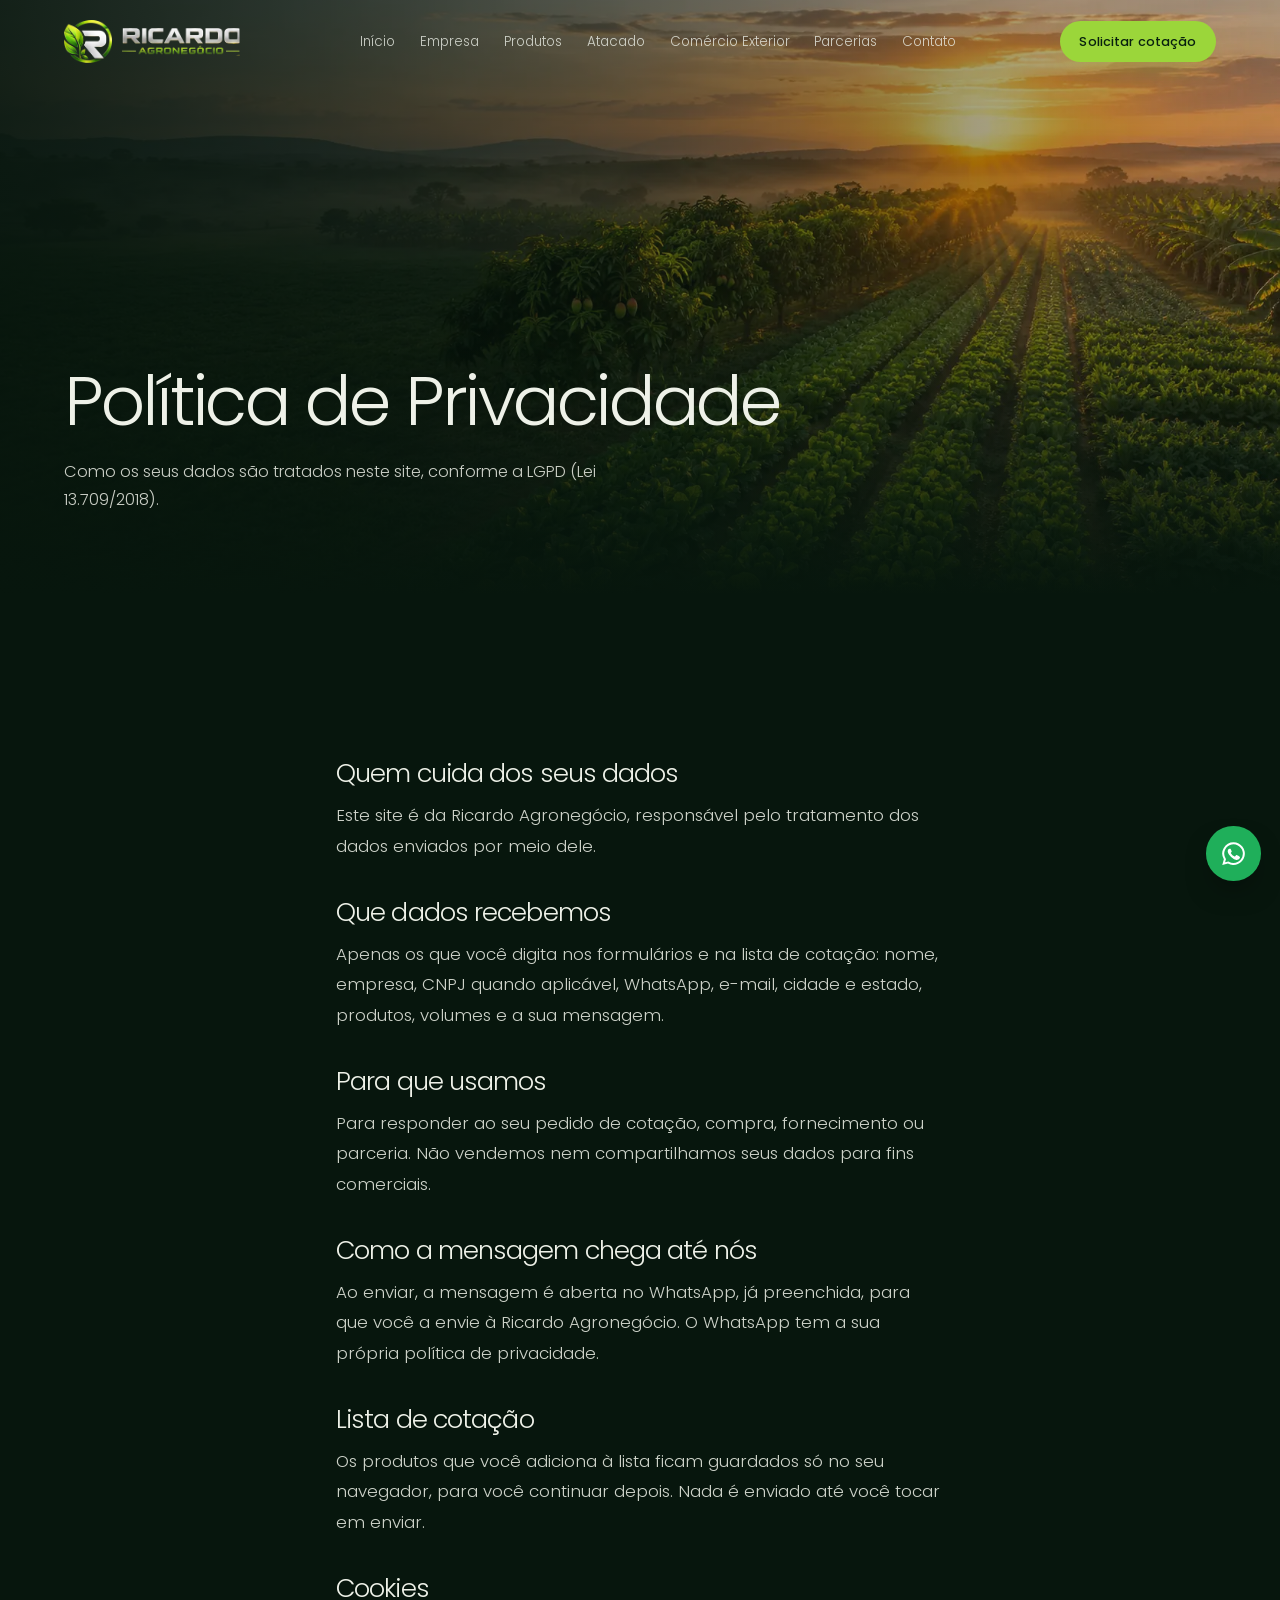
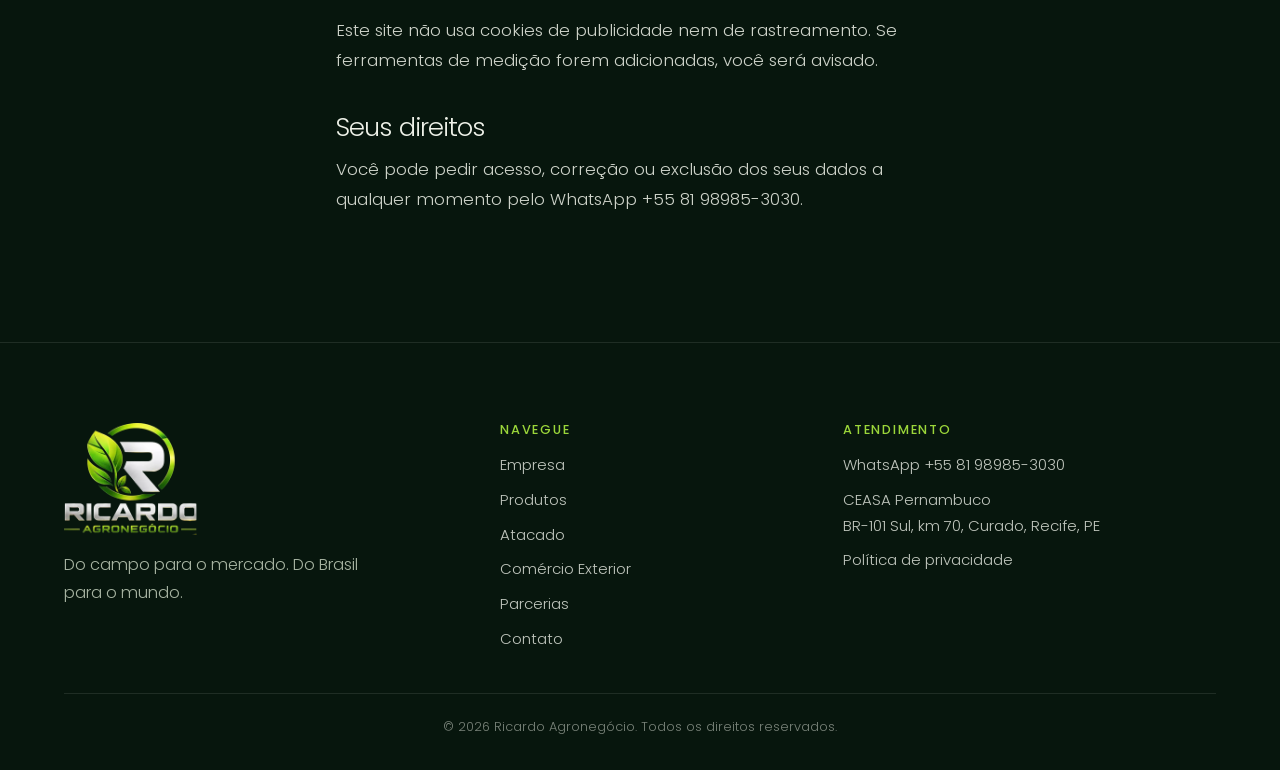
<file: privacidade.html>
<!doctype html>
<html lang="pt-BR">
<head>
<meta charset="utf-8">
<meta name="viewport" content="width=device-width,initial-scale=1,viewport-fit=cover">
<title>Política de Privacidade | Ricardo Agronegócio</title>
<meta name="description" content="Política de privacidade e tratamento de dados (LGPD) da Ricardo Agronegócio.">
<meta name="robots" content="noindex,nofollow">
<link rel="canonical" href="https://www.ricardoagronegocio.com/privacidade">
<meta name="theme-color" content="#07160D">
<meta property="og:type" content="website"><meta property="og:locale" content="pt_BR"><meta property="og:site_name" content="Ricardo Agronegócio">
<meta property="og:title" content="Política de Privacidade | Ricardo Agronegócio"><meta property="og:description" content="Política de privacidade e tratamento de dados (LGPD) da Ricardo Agronegócio."><meta property="og:url" content="https://www.ricardoagronegocio.com/privacidade">
<meta property="og:image" content="https://www.ricardoagronegocio.com/assets/img/og-image.jpg"><meta name="twitter:card" content="summary_large_image">
<link rel="icon" href="/assets/img/favicon.png" type="image/png"><link rel="apple-touch-icon" href="/assets/img/apple-touch-icon.png">
<link rel="preload" href="/assets/fonts/poppins-300.woff2" as="font" type="font/woff2" crossorigin>
<link rel="preload" href="/assets/fonts/poppins-500.woff2" as="font" type="font/woff2" crossorigin>

<script>document.documentElement.classList.add('js')</script>
<style>@font-face{font-family:"Poppins";src:url(/assets/fonts/poppins-300.woff2) format("woff2");font-weight:300;font-display:swap}@font-face{font-family:"Poppins";src:url(/assets/fonts/poppins-400.woff2) format("woff2");font-weight:400;font-display:swap}@font-face{font-family:"Poppins";src:url(/assets/fonts/poppins-500.woff2) format("woff2");font-weight:500;font-display:swap}@font-face{font-family:"Sans Reserva";src:local("Arial");size-adjust:112.5%}:root{--bg:#07160D;--bg-2:#0B2014;--bg-3:#11301D;--fg:#EEF1E8;--muted:#A6B3A1;--verde:#9BD63A;--verde-2:#C8EF80;--verde-3:#3F6D16;--creme:#F3EFE4;--creme-2:#E8E1D0;--tinta:#0C2114;--tinta-2:#4C5C50;--linha:rgba(155,214,58,.24);--linha-2:rgba(238,241,232,.1);--linha-c:rgba(12,33,20,.12);--sans:"Poppins","Sans Reserva",Arial,sans-serif;--t-hero:clamp(3rem,7.4vw,7.4rem);--t-h2:clamp(2rem,3.7vw,3.5rem);--gutter:clamp(1.25rem,5vw,4rem);--maxw:1280px;--section-py:clamp(5rem,10vw,8.5rem);--ease:cubic-bezier(.2,.8,.3,1);--r:20px}*,*::before,*::after{box-sizing:border-box}html{-webkit-text-size-adjust:100%;scroll-padding-top:6rem}body{margin:0;background:var(--bg);color:var(--fg);font:300 1.02rem/1.72 var(--sans);-webkit-font-smoothing:antialiased;overflow-x:clip}img{display:block;max-width:100%;height:auto}a{color:inherit;text-decoration:none}button,input,select,textarea{font:inherit;color:inherit}h1,h2,h3,p,ul,ol,figure,dl,dd,blockquote{margin:0}h1,h2{font-weight:300;line-height:1.06;letter-spacing:-.035em;text-wrap:balance}h3{font-weight:400;font-size:1.15rem;line-height:1.3;letter-spacing:-.01em}.wrap{width:100%;max-width:var(--maxw);margin-inline:auto;padding-inline:var(--gutter)}:focus-visible{outline:2px solid var(--verde);outline-offset:3px;border-radius:4px}::selection{background:var(--verde);color:var(--bg)}.btn{display:inline-flex;align-items:center;justify-content:center;gap:.55rem;min-height:3.2rem;padding:.7rem 1.55rem;border-radius:999px;border:1px solid transparent;font:500 .9rem/1.2 var(--sans);letter-spacing:.01em;white-space:nowrap;cursor:pointer;transition:background-color .35s var(--ease),border-color .35s var(--ease),color .35s var(--ease),transform .35s var(--ease),box-shadow .35s var(--ease)}.btn svg{width:1rem;height:1rem;flex:none;transition:transform .35s var(--ease)}.btn:hover svg{transform:translateX(3px)}.btn:active{transform:scale(.98)}.btn--verde{background:var(--verde);color:#08200F;box-shadow:0 12px 30px -16px rgba(155,214,58,.75)}.btn--verde:hover{background:var(--verde-2)}.btn--linha{border-color:rgba(238,241,232,.3);color:var(--fg)}.btn--linha:hover{border-color:var(--verde);color:var(--verde-2)}.btn--escuro{background:var(--tinta);color:var(--creme)}.btn--escuro:hover{background:var(--bg-3)}.ctas{display:flex;flex-wrap:wrap;gap:.75rem}.top{position:fixed;inset:0 0 auto 0;z-index:60;transition:background-color .4s var(--ease),border-color .4s var(--ease)}.top.solid,.menu-open .top{background:rgba(7,22,13,.86);-webkit-backdrop-filter:blur(14px);backdrop-filter:blur(14px);border-bottom:1px solid var(--linha-2)}.top__in{display:flex;align-items:center;justify-content:space-between;gap:1.2rem;height:5.2rem}.marca{display:flex;align-items:center;gap:.65rem;flex:none}.marca__r{width:3rem;height:auto}.marca__nome{height:1.75rem;width:auto}.nav{display:flex;align-items:center;gap:.15rem}.nav a:not(.btn){padding:.5rem .7rem;font-size:.84rem;color:rgba(238,241,232,.8);transition:color .3s}.nav a:not(.btn):hover,.nav a[aria-current="page"]{color:var(--verde-2)}.nav .btn{min-height:2.6rem;padding:.5rem 1.15rem;font-size:.8rem;margin-left:.5rem}.burger{display:none;width:2.9rem;height:2.9rem;border-radius:50%;border:1px solid var(--linha);background:none;cursor:pointer;position:relative}.burger span{position:absolute;left:50%;width:1.1rem;height:1.5px;background:var(--verde-2);transform:translateX(-50%);transition:transform .35s var(--ease),top .35s var(--ease)}.burger span:first-child{top:42%}.burger span:last-child{top:58%}.menu-open .burger span:first-child{top:50%;transform:translateX(-50%) rotate(45deg)}.menu-open .burger span:last-child{top:50%;transform:translateX(-50%) rotate(-45deg)}.capa{position:relative;min-height:100svh;display:flex;align-items:flex-end;overflow:hidden;isolation:isolate}.capa__bg{position:absolute;inset:0;z-index:-1}.capa__bg img{width:100%;height:100%;object-fit:cover;object-position:60% 50%;transform:scale(1.06)}.capa__video{position:absolute;inset:0;width:100%;height:100%;object-fit:cover;object-position:60% 50%;transform:scale(1.06);opacity:0;transition:opacity 1.4s ease}.capa__video.on{opacity:1}.capa__bg::after{content:"";position:absolute;inset:0;background:linear-gradient(90deg,rgba(7,22,13,.88) 0%,rgba(7,22,13,.6) 38%,rgba(7,22,13,.08) 72%),linear-gradient(0deg,var(--bg) 0%,rgba(7,22,13,0) 36%)}.capa__txt{max-width:58rem;padding-block:9rem clamp(4rem,11vh,6.5rem)}.capa h1{font-size:var(--t-hero);line-height:.98}.capa p{margin-top:1.5rem;max-width:32rem;font-size:clamp(1.05rem,1.3vw,1.22rem);color:rgba(238,241,232,.84)}.capa .ctas{margin-top:2.2rem}.safra{display:flex;align-items:stretch;border-block:1px solid var(--linha-2);background:var(--bg)}.safra__rot{flex:none;display:flex;flex-direction:column;justify-content:center;padding:1rem clamp(1.2rem,3vw,2.4rem);border-right:1px solid var(--linha-2);line-height:1.25}.safra__rot span{font-size:.78rem;color:var(--muted)}.safra__rot b{font-weight:400;font-size:1.15rem;color:var(--verde-2);text-transform:capitalize}.safra__trilho{flex:1;overflow:hidden;-webkit-mask:linear-gradient(90deg,transparent,#000 6%,#000 94%,transparent);mask:linear-gradient(90deg,transparent,#000 6%,#000 94%,transparent)}.safra__t{display:flex;width:max-content;animation:corre 60s linear infinite}.safra__t:hover{animation-play-state:paused}.safra__item{flex:none;display:flex;align-items:center;gap:.7rem;margin-right:2rem;padding-block:.85rem;font-size:.92rem;color:rgba(238,241,232,.86);transition:color .3s}.safra__item img{width:2.8rem;height:2.8rem;border-radius:50%;object-fit:cover;border:1px solid var(--linha)}.safra__item:hover{color:var(--verde-2)}@keyframes corre{to{transform:translate3d(-50%,0,0)}}.perc{position:relative;background:var(--bg)}.js .perc{height:420vh}.perc__palco{position:sticky;top:0;height:100svh;overflow:hidden;isolation:isolate}.perc__fotos{position:absolute;inset:0;z-index:-1}.perc__foto{position:absolute;inset:0;opacity:0;transition:opacity 1.1s var(--ease)}.perc__foto.on{opacity:1}.perc__foto img{width:100%;height:100%;object-fit:cover;transform:scale(1.08);transition:transform 6s linear}.perc__foto.on img{transform:scale(1)}.perc__fotos::after{content:"";position:absolute;inset:0;background:linear-gradient(90deg,rgba(7,22,13,.9) 0%,rgba(7,22,13,.55) 42%,rgba(7,22,13,.12) 75%),linear-gradient(0deg,rgba(7,22,13,.85) 0%,rgba(7,22,13,0) 40%),linear-gradient(180deg,rgba(7,22,13,.7) 0%,rgba(7,22,13,0) 25%)}.perc__in{height:100%;display:grid;grid-template-rows:auto 1fr auto;padding-block:7.5rem 2.6rem}.perc__titulo{font-size:clamp(2rem,3.6vw,3.4rem);max-width:40rem}.perc__titulo span{color:var(--verde-2)}.perc__etapas{position:relative;align-self:end;max-width:31rem;min-height:17rem}.perc__etapa{position:absolute;inset:auto 0 0 0;opacity:0;transform:translate3d(0,24px,0);transition:opacity .7s var(--ease),transform .9s var(--ease);pointer-events:none}.perc__etapa.on{opacity:1;transform:none;pointer-events:auto}.perc__m{display:none}.perc__n{font-size:.82rem;font-weight:500;letter-spacing:.18em;color:var(--verde)}.perc__etapa h3{margin-top:.4rem;font-size:clamp(1.6rem,2.4vw,2.2rem);font-weight:300;letter-spacing:-.02em}.perc__frase{margin-top:.6rem;font-size:1.12rem;color:var(--verde-2)}.perc__etapa p:not(.perc__n):not(.perc__frase){margin-top:.6rem;color:rgba(238,241,232,.8)}.perc__etapa .btn{margin-top:1.4rem}.perc__trilha{position:relative;display:grid;grid-template-columns:repeat(4,1fr);margin:2.2rem 0 0;padding:0;list-style:none}.perc__trilha i{position:absolute;left:0;right:0;top:.45rem;height:2px;background:var(--linha-2)}.perc__trilha i b{position:absolute;inset:0;background:linear-gradient(90deg,var(--verde-3),var(--verde-2));transform-origin:left;transform:scaleX(var(--p,0))}.perc__trilha li{position:relative;padding-top:1.6rem;font-size:.86rem;color:var(--muted);transition:color .5s}.perc__trilha li span{position:absolute;left:0;top:0;width:1rem;height:1rem;border-radius:50%;background:var(--bg);border:2px solid rgba(238,241,232,.3);transition:background-color .5s,border-color .5s,box-shadow .5s}.perc__trilha li.on{color:var(--fg)}.perc__trilha li.on span{background:var(--verde);border-color:var(--verde-2);box-shadow:0 0 0 6px rgba(155,214,58,.15)}.sec{position:relative;padding-block:var(--section-py)}.sec--creme{background:var(--creme);color:var(--tinta)}.sec--escuro2{background:var(--bg-2)}.cab{max-width:52rem;margin:0 auto clamp(2.6rem,5vw,4rem);text-align:center}.cab h2{font-size:var(--t-h2)}.cab p{margin:1.1rem auto 0;max-width:40rem;color:var(--muted)}.sec--creme .cab p,.sec--creme p{color:var(--tinta-2)}.fim{display:flex;justify-content:center;margin-top:clamp(2.4rem,5vw,3.4rem)}.cats{display:grid;grid-template-columns:repeat(3,1fr);gap:clamp(.9rem,1.6vw,1.3rem)}.cat{display:flex;flex-direction:column;border-radius:var(--r);overflow:hidden;background:#fff;border:1px solid var(--linha-c);transition:transform .5s var(--ease),box-shadow .5s var(--ease)}.cat__foto{aspect-ratio:16/10;overflow:hidden;background:#E6E3DD}.cat__foto img{width:100%;height:100%;object-fit:cover;transition:transform .9s var(--ease)}.cat__txt{display:flex;flex-direction:column;gap:.35rem;padding:1.3rem 1.4rem 1.4rem}.cat h3{font-size:1.25rem}.cat p{font-size:.92rem;color:var(--tinta-2)}.cat__n{display:inline-flex;align-items:center;gap:.45rem;margin-top:.5rem;font-size:.84rem;font-weight:500;color:var(--verde-3)}.cat__n svg{width:.9rem;height:.9rem}.cat:hover{transform:translateY(-5px);box-shadow:0 30px 60px -30px rgba(12,33,20,.35)}.cat:hover .cat__foto img{transform:scale(1.06)}.atac{overflow:clip;isolation:isolate}.atac__bg{position:absolute;inset:0;z-index:-1}.atac__bg img{width:100%;height:100%;object-fit:cover}.atac__bg::after{content:"";position:absolute;inset:0;background:linear-gradient(90deg,rgba(7,22,13,.94) 0%,rgba(7,22,13,.78) 40%,rgba(7,22,13,.2) 80%),linear-gradient(180deg,var(--bg) 0%,rgba(7,22,13,0) 18%,rgba(7,22,13,0) 82%,var(--bg) 100%)}.atac__in{min-height:min(48rem,92svh);display:flex;align-items:center}.atac__txt{max-width:36rem}.atac h2{font-size:var(--t-h2)}.atac p{margin-top:1.2rem;color:rgba(238,241,232,.84)}.compradores{display:grid;grid-template-columns:1fr;margin:1.8rem 0 2rem;padding:0;list-style:none;border-top:1px solid var(--linha-2)}.compradores li{display:flex;align-items:center;gap:.9rem;padding:.85rem 0;border-bottom:1px solid var(--linha-2);font-size:1rem}.compradores svg{width:1.4rem;height:1.4rem;flex:none;color:var(--verde)}.loja{display:grid;grid-template-columns:1.05fr .95fr;gap:clamp(2rem,6vw,5rem);align-items:center}.loja h2{font-size:var(--t-h2)}.passos{display:grid;gap:1.3rem;margin:2rem 0 2.2rem;padding:0;list-style:none}.passos li{display:grid;grid-template-columns:3rem 1fr;gap:1rem;align-items:start}.passos b{display:grid;place-items:center;width:3rem;height:3rem;border-radius:50%;border:1px solid var(--verde);color:var(--verde-2);font-weight:500;font-size:.85rem}.passos h3{font-size:1.1rem}.passos p{margin-top:.25rem;font-size:.95rem;color:var(--muted)}.passos--claro b{border-color:var(--verde-3);color:var(--verde-3)}.passos--claro p{color:var(--tinta-2)}.demo{max-width:25rem;margin-inline:auto;border-radius:28px;padding:1.4rem;background:linear-gradient(180deg,#F7F4EC,#EDE7D8);color:var(--tinta);box-shadow:0 40px 90px -40px rgba(0,0,0,.8),0 0 0 1px rgba(255,255,255,.06);transform:rotate(-2deg)}.demo__topo{display:flex;align-items:center;gap:.6rem;padding-bottom:1rem;border-bottom:1px solid var(--linha-c);font-weight:400}.demo__topo svg{width:1.3rem;height:1.3rem;color:var(--verde-3)}.demo__topo b{margin-left:auto;font-weight:500;font-size:.8rem;padding:.2rem .7rem;border-radius:999px;background:var(--tinta);color:var(--verde-2)}.demo__itens{margin:0;padding:0;list-style:none}.demo__itens li{display:grid;grid-template-columns:2.6rem 1fr auto;gap:.8rem;align-items:center;padding:.75rem 0;border-bottom:1px solid var(--linha-c);font-size:.95rem}.demo__itens img{width:2.6rem;height:2.6rem;border-radius:10px;object-fit:cover}.demo__itens b{font-weight:500;font-size:.88rem;color:var(--tinta-2)}.demo__btn{display:flex;align-items:center;justify-content:center;gap:.6rem;margin-top:1.2rem;padding:.9rem;border-radius:999px;background:#1FAF5A;color:#fff;font-weight:500;font-size:.92rem}.demo__btn svg{width:1.2rem;height:1.2rem}.mundo{position:relative;min-height:min(52rem,100svh);display:flex;align-items:center;overflow:clip;isolation:isolate;padding-block:var(--section-py)}.mundo__bg{position:absolute;inset:0;z-index:-1}.mundo__bg img{width:100%;height:100%;object-fit:cover;object-position:60% 50%}.mundo__bg::after{content:"";position:absolute;inset:0;background:linear-gradient(90deg,rgba(7,22,13,.92) 0%,rgba(7,22,13,.66) 42%,rgba(7,22,13,.1) 80%),linear-gradient(180deg,var(--bg) 0%,rgba(7,22,13,0) 16%,rgba(7,22,13,0) 84%,var(--bg) 100%)}.mundo__txt{max-width:36rem}.mundo h2{font-size:var(--t-h2)}.mundo p{margin-top:1.2rem;color:rgba(238,241,232,.84)}.mundo .ctas{margin-top:2rem}.mundo__dado{margin-top:2.4rem!important;padding-top:1.4rem;border-top:1px solid var(--linha);font-size:1.02rem;color:var(--fg)!important}.mundo__dado small{display:block;margin-top:.4rem;font-size:.76rem;color:var(--muted)}.origem__topo{display:grid;grid-template-columns:.85fr 1.15fr;gap:clamp(2rem,6vw,5rem);align-items:center}.origem__foto{border-radius:24px;overflow:hidden;aspect-ratio:4/5;background:var(--creme-2)}.origem__foto img{width:100%;height:100%;object-fit:cover}.origem h2{font-size:var(--t-h2)}.origem__txt>p{margin-top:1.1rem}.origens{display:grid;grid-template-columns:repeat(2,1fr);gap:0;margin:1.8rem 0 0;padding:0;list-style:none;border-top:1px solid var(--linha-c)}.origens li{padding:1rem 1rem 1rem 0;border-bottom:1px solid var(--linha-c)}.origens li:nth-child(odd){padding-right:1.4rem}.origens h3{font-size:1rem;font-weight:500;color:var(--tinta)}.origens p{margin-top:.2rem;font-size:.9rem}.origens--grade{grid-template-columns:repeat(3,1fr);column-gap:2rem}.origem__fonte{margin-top:1.2rem!important;font-size:.78rem;opacity:.8}.cal{background:var(--bg-2)}.cal__abas{display:flex;justify-content:center;gap:.4rem;flex-wrap:wrap;margin-bottom:2rem}.cal__abas button{min-width:3.6rem;padding:.55rem .9rem;border-radius:999px;border:1px solid var(--linha-2);background:none;cursor:pointer;font-size:.86rem;text-transform:capitalize;color:var(--muted);transition:all .3s var(--ease)}.cal__abas button:hover{border-color:var(--verde);color:var(--fg)}.cal__abas button[aria-selected="true"]{background:var(--verde);border-color:var(--verde);color:#08200F;font-weight:500}.cal__grade{display:grid;grid-template-columns:repeat(auto-fill,minmax(7.4rem,1fr));gap:.8rem;min-height:9rem}.cal__item{display:flex;flex-direction:column;align-items:center;gap:.6rem;padding:.9rem .6rem 1rem;border-radius:16px;border:1px solid var(--linha-2);background:rgba(255,255,255,.02);text-align:center;font-size:.86rem;transition:border-color .3s,transform .4s var(--ease);animation:surge .5s var(--ease) both}.cal__item img{width:4.4rem;height:4.4rem;border-radius:50%;object-fit:cover}.cal__item:hover{border-color:var(--verde);transform:translateY(-3px)}.cal__fonte{margin-top:1.6rem;text-align:center;font-size:.78rem;color:var(--muted)}@keyframes surge{from{opacity:0;transform:translateY(8px)}}.lider__in{display:grid;grid-template-columns:.8fr 1.2fr;gap:clamp(2rem,6vw,5rem);align-items:center}.lider__marca{width:min(100%,22rem);margin-inline:auto;filter:drop-shadow(0 30px 60px rgba(0,0,0,.5))}.lider h2{font-size:var(--t-h2)}.lider__cargo{margin-top:.5rem;color:var(--verde-2)}.lider__txt>p:not(.lider__cargo){margin-top:1rem;color:rgba(238,241,232,.82)}.lider blockquote{margin-top:1.8rem;padding-left:1.4rem;border-left:2px solid var(--verde);font-size:clamp(1.2rem,1.8vw,1.55rem);line-height:1.5;font-weight:300}.lider .ctas{margin-top:2rem}.onde__grid{display:grid;grid-template-columns:1fr 1fr;gap:clamp(2rem,6vw,5rem);align-items:center}.onde__mapa svg{width:100%;height:auto;display:block}.onde__credito{margin-top:.5rem;font-size:.72rem;color:var(--muted);text-align:center}.m-agua{fill:none;stroke:#245a4a;stroke-width:1.2}.m-rua{fill:none;stroke:#2f4d38;stroke-width:.8}.m-via{fill:none;stroke:#7FB52E;stroke-width:2;opacity:.75}.m-area{fill:rgba(155,214,58,.1);stroke:var(--verde);stroke-width:1.6}.m-galpao{fill:rgba(155,214,58,.3);stroke:var(--verde-2);stroke-width:.6}.m-pino circle{fill:var(--verde-2)}.m-pulso{fill:none!important;stroke:var(--verde-2);stroke-width:1.5;transform-origin:center;transform-box:fill-box;animation:pulso 2.6s var(--ease) infinite}.m-pulso+.m-pulso{animation-delay:1.3s}@keyframes pulso{from{transform:scale(.3);opacity:1}to{transform:scale(2.2);opacity:0}}.onde h2{font-size:var(--t-h2)}.onde__lugar{margin-top:1.2rem;font-size:1.3rem;color:var(--verde-2)}.onde__txt p:not(.onde__lugar){margin-top:.7rem;color:rgba(238,241,232,.8)}.onde .ctas{margin-top:2rem}.faq{display:grid;grid-template-columns:.8fr 1.2fr;gap:clamp(2rem,5vw,4rem);align-items:start}.faq__cab{position:sticky;top:7rem}.faq h2{font-size:var(--t-h2)}.faq__item{border-bottom:1px solid var(--linha-c)}.faq__item summary{display:flex;justify-content:space-between;align-items:center;gap:1rem;padding:1.2rem 0;cursor:pointer;list-style:none;font-size:1.06rem;font-weight:400}.faq__item summary::-webkit-details-marker{display:none}.faq__item summary span{flex:none;display:grid;place-items:center;width:2rem;height:2rem;border-radius:50%;border:1px solid var(--linha-c);transition:transform .4s var(--ease),background-color .3s}.faq__item summary svg{width:1rem;height:1rem}.faq__item[open] summary span{transform:rotate(45deg);background:var(--tinta);color:var(--creme)}.faq__item p{padding:0 3rem 1.3rem 0}.final{position:relative;min-height:min(40rem,86svh);display:flex;align-items:center;justify-content:center;text-align:center;overflow:clip;isolation:isolate;padding-block:var(--section-py)}.final__bg{position:absolute;inset:0;z-index:-1}.final__bg img{width:100%;height:100%;object-fit:cover}.final__bg::after{content:"";position:absolute;inset:0;background:radial-gradient(70% 70% at 50% 50%,rgba(7,22,13,.55),rgba(7,22,13,.9)),linear-gradient(180deg,var(--bg) 0%,rgba(7,22,13,0) 22%)}.final__txt{max-width:44rem;margin-inline:auto}.final h2{font-size:var(--t-h2)}.final p{margin:1.2rem auto 0;max-width:34rem;color:rgba(238,241,232,.84)}.final .ctas{justify-content:center;margin-top:2rem}.rod{padding-block:clamp(3.5rem,7vw,5rem) 2rem;border-top:1px solid var(--linha-2);background:var(--bg)}.rod__grid{display:grid;grid-template-columns:1.3fr 1fr 1.2fr;gap:2rem}.rod__marca img{height:7rem;width:auto}.rod__frase{margin-top:1rem;color:var(--muted);max-width:20rem}.rod__col{display:flex;flex-direction:column;gap:.55rem}.rod__col h2{font-size:.8rem;font-weight:500;letter-spacing:.14em;text-transform:uppercase;color:var(--verde);margin-bottom:.4rem}.rod__col a{font-size:.94rem;color:rgba(238,241,232,.8);transition:color .3s}.rod__col a:hover{color:var(--verde-2)}.rod__fim{margin-top:2.6rem;padding-top:1.4rem;border-top:1px solid var(--linha-2);font-size:.8rem;color:rgba(238,241,232,.5);text-align:center}.zap{position:fixed;right:1.2rem;bottom:1.2rem;z-index:50;width:3.4rem;height:3.4rem;border-radius:50%;display:grid;place-items:center;background:#1FAF5A;color:#fff;box-shadow:0 14px 30px -12px rgba(0,0,0,.6);transition:transform .35s var(--ease)}.zap:hover{transform:scale(1.07)}.zap svg{width:1.7rem;height:1.7rem}.pagtopo{position:relative;min-height:66svh;display:flex;align-items:flex-end;overflow:hidden;isolation:isolate;padding-block:9rem clamp(3rem,7vw,5rem)}.pagtopo__bg{position:absolute;inset:0;z-index:-1}.pagtopo__bg img{width:100%;height:100%;object-fit:cover}.pagtopo__bg::after{content:"";position:absolute;inset:0;background:linear-gradient(90deg,rgba(7,22,13,.9) 0%,rgba(7,22,13,.55) 50%,rgba(7,22,13,.2) 100%),linear-gradient(0deg,var(--bg) 0%,rgba(7,22,13,0) 45%)}.pagtopo__txt{max-width:50rem}.pagtopo h1{font-size:clamp(2.6rem,5.4vw,5.2rem)}.pagtopo p{margin-top:1.3rem;max-width:38rem;font-size:clamp(1.02rem,1.2vw,1.15rem);color:rgba(238,241,232,.84)}.pagtopo .ctas{margin-top:2rem}.par{display:grid;grid-template-columns:.85fr 1.15fr;gap:clamp(2rem,6vw,5rem);align-items:start}.par__cab{position:sticky;top:7rem}.par h2{font-size:var(--t-h2)}.texto p{font-size:clamp(1.05rem,1.25vw,1.18rem);line-height:1.8;color:rgba(238,241,232,.86)}.sec--creme .texto p{color:var(--tinta-2)}.texto p+p{margin-top:1.2rem}.texto--pag{max-width:46rem}.texto--pag h2{font-size:clamp(1.35rem,2vw,1.8rem);margin:2.4rem 0 .8rem}.dims{display:grid;grid-template-columns:repeat(5,1fr);gap:.8rem;margin:0;padding:0;list-style:none}.dims li{display:flex;flex-direction:column;gap:1rem;padding:1.4rem 1.2rem 1.5rem;border-radius:18px;border:1px solid var(--linha-2);background:linear-gradient(180deg,rgba(155,214,58,.06),transparent 70%)}.dims b{font-weight:500;font-size:.82rem;letter-spacing:.14em;color:var(--verde)}.dims span{font-size:1rem;line-height:1.45}.mv{display:grid;grid-template-columns:1fr 1fr;gap:clamp(1.5rem,4vw,3rem)}.mv__item{padding:clamp(1.8rem,3.5vw,2.8rem);border-radius:24px;background:#fff;border:1px solid var(--linha-c)}.mv__item h2{font-size:clamp(1.6rem,2.6vw,2.3rem);color:var(--tinta)}.mv__item p{margin-top:1rem}.valores{display:grid;grid-template-columns:repeat(3,1fr);gap:clamp(.8rem,1.5vw,1.1rem)}.valor{padding:1.6rem 1.5rem 1.7rem;border-radius:18px;border:1px solid var(--linha-2);background:rgba(255,255,255,.02);transition:border-color .4s,transform .4s var(--ease)}.valor span{font-size:.8rem;font-weight:500;letter-spacing:.14em;color:var(--verde)}.valor h3{margin-top:.8rem;font-size:1.2rem}.valor p{margin-top:.5rem;font-size:.93rem;color:var(--muted)}.valor:hover{border-color:var(--linha);transform:translateY(-4px)}.marq{overflow:hidden;margin-top:clamp(3rem,6vw,4.5rem);border-block:1px solid var(--linha);padding-block:1.3rem}.marq__t{display:flex;width:max-content;animation:corre 46s linear infinite}.marq__t span{flex:none;margin-right:2.4rem;font-size:clamp(1.3rem,2.4vw,2.2rem);white-space:nowrap}.marq__t i{flex:none;margin-right:2.4rem;align-self:center;width:.5rem;height:.5rem;border-radius:50%;background:var(--verde)}.lider--pag .lider__in{align-items:start}.lider--pag .lider__marca{position:sticky;top:8rem}.quem{display:grid;grid-template-columns:repeat(5,1fr);gap:.8rem;margin:0;padding:0;list-style:none}.quem li{display:flex;flex-direction:column;align-items:center;gap:1rem;padding:1.8rem 1rem;border-radius:18px;border:1px solid var(--linha-2);text-align:center;background:rgba(255,255,255,.02)}.quem svg{width:2.2rem;height:2.2rem;color:var(--verde)}.quem h3{font-size:1rem}.como{display:grid;grid-template-columns:.9fr 1.1fr;gap:clamp(2rem,6vw,5rem);align-items:center}.como h2{font-size:var(--t-h2)}.como .passos{margin:0}.blocos{display:grid;grid-template-columns:repeat(3,1fr);gap:clamp(.8rem,1.5vw,1.1rem)}.bloco{padding:1.7rem 1.6rem;border-radius:18px;border:1px solid var(--linha-2);background:rgba(255,255,255,.02)}.bloco svg{width:2rem;height:2rem;color:var(--verde)}.bloco h3{margin-top:1.1rem;font-size:1.12rem}.bloco p{margin-top:.45rem;font-size:.93rem;color:var(--muted)}.par--centro{align-items:center}.caixa{display:grid;grid-template-columns:.9fr 1.1fr;gap:clamp(2rem,5vw,4rem);padding:clamp(1.8rem,4.5vw,3.6rem);border-radius:28px;background:linear-gradient(180deg,var(--bg-3),var(--bg-2));border:1px solid var(--linha)}.caixa h2{font-size:clamp(1.8rem,3vw,2.7rem)}.caixa__txt p{margin-top:1rem;color:var(--muted)}.tel{display:inline-flex;align-items:center;gap:.6rem;margin-top:1.6rem;font-size:1.2rem;color:var(--verde-2)}.tel svg{width:1.4rem;height:1.4rem}.form{display:grid;grid-template-columns:1fr 1fr;gap:.8rem}.campo{display:flex;flex-direction:column;gap:.35rem}.campo--cheio{grid-column:1/-1}.campo label{font-size:.8rem;color:var(--muted)}.campo input,.campo select,.campo textarea{width:100%;min-height:2.95rem;padding:.6rem 1rem;border-radius:12px;border:1px solid var(--linha-2);background:rgba(7,22,13,.6);font-size:.95rem;transition:border-color .3s}.campo select{appearance:none;-webkit-appearance:none;background-image:url("data:image/svg+xml,%3Csvg xmlns='http://www.w3.org/2000/svg' width='12' height='8' fill='none'%3E%3Cpath d='M1 1.5l5 5 5-5' stroke='%239BD63A' stroke-width='1.4'/%3E%3C/svg%3E");background-repeat:no-repeat;background-position:right 1rem center;padding-right:2.4rem}.campo select option{background:var(--bg-2)}.campo textarea{min-height:4.6rem;resize:vertical}.campo input:focus,.campo select:focus,.campo textarea:focus{outline:none;border-color:var(--verde)}.form .btn{grid-column:1/-1;width:100%}.form__mel{position:absolute;left:-9999px}.aceite{grid-column:1/-1;display:flex;gap:.6rem;font-size:.8rem;color:var(--muted);line-height:1.5}.aceite a{text-decoration:underline}.aceite input{margin-top:.2rem;accent-color:var(--verde);flex:none}.catal{padding-block:clamp(2.5rem,5vw,4rem) var(--section-py);background:var(--creme);color:var(--tinta)}.catal__barra{position:sticky;top:5.2rem;z-index:20;display:flex;flex-wrap:wrap;align-items:center;gap:.8rem;margin-inline:calc(var(--gutter) * -1);padding:.9rem var(--gutter);background:rgba(243,239,228,.92);-webkit-backdrop-filter:blur(12px);backdrop-filter:blur(12px);border-bottom:1px solid var(--linha-c)}.busca{display:flex;align-items:center;gap:.6rem;flex:1 1 18rem;max-width:24rem;padding:.2rem 1rem;border-radius:999px;border:1px solid var(--linha-c);background:#fff}.busca svg{width:1.1rem;height:1.1rem;color:var(--tinta-2);flex:none}.busca input{width:100%;min-height:2.6rem;border:0;background:none;font-size:.95rem;color:var(--tinta)}.busca input:focus{outline:none}.filtros{display:flex;flex-wrap:wrap;gap:.4rem}.filtros::-webkit-scrollbar{display:none}.filtros button{flex:none;padding:.55rem 1rem;border-radius:999px;border:1px solid var(--linha-c);background:#fff;font-size:.84rem;cursor:pointer;color:var(--tinta);transition:all .3s var(--ease)}.filtros button:hover{border-color:var(--verde-3)}.filtros button.on{background:var(--tinta);border-color:var(--tinta);color:var(--verde-2)}.catal__bloco{padding-top:clamp(2.4rem,5vw,3.6rem);scroll-margin-top:10rem}.catal__cab{display:flex;align-items:baseline;justify-content:space-between;gap:1rem;flex-wrap:wrap;margin-bottom:1.4rem;padding-bottom:1rem;border-bottom:1px solid var(--linha-c)}.catal__cab h2{font-size:clamp(1.6rem,2.8vw,2.4rem)}.catal__cab p{color:var(--tinta-2);font-size:.95rem}.prods{display:grid;grid-template-columns:repeat(auto-fill,minmax(15rem,1fr));gap:clamp(.8rem,1.4vw,1.1rem)}.prod{display:flex;flex-direction:column;border-radius:18px;overflow:hidden;background:#fff;border:1px solid var(--linha-c);scroll-margin-top:11rem;transition:box-shadow .4s var(--ease),border-color .4s}.prod:hover{box-shadow:0 24px 50px -30px rgba(12,33,20,.4)}.prod:target{border-color:var(--verde-3);box-shadow:0 0 0 3px rgba(155,214,58,.35)}.prod__foto{position:relative;aspect-ratio:1;background:#E6E3DD;overflow:hidden}.prod__foto img{width:100%;height:100%;object-fit:cover}.prod__selo{position:absolute;left:.8rem;bottom:.8rem;padding:.25rem .7rem;border-radius:999px;background:var(--tinta);color:var(--verde-2);font-size:.74rem;font-weight:500}.prod__txt{flex:1;padding:1.1rem 1.15rem .4rem}.prod h3{font-size:1.15rem}.prod__var{margin-top:.15rem;font-size:.82rem;color:var(--verde-3)!important}.prod__desc{margin-top:.5rem;font-size:.88rem;line-height:1.55;color:var(--tinta-2)}.prod__info{margin-top:.8rem;display:grid;gap:.35rem;font-size:.8rem;line-height:1.45}.prod__info div{display:grid;grid-template-columns:5.6rem 1fr;gap:.5rem}.prod__info dt{color:var(--tinta-2)}.prod__info dd{color:var(--tinta)}.prod__add{display:flex;align-items:center;justify-content:center;gap:.5rem;margin:.9rem 1.15rem 1.15rem;min-height:2.8rem;border-radius:999px;border:1px solid var(--tinta);background:none;cursor:pointer;font-size:.86rem;font-weight:500;color:var(--tinta);transition:all .3s var(--ease)}.prod__add svg{width:1rem;height:1rem}.prod__add:hover{background:var(--tinta);color:var(--verde-2)}.prod__add.na{background:var(--verde);border-color:var(--verde);color:#08200F}.catal__vazio{padding:3rem 0;text-align:center;color:var(--tinta-2)}.catal__nota{margin-top:2.6rem;font-size:.82rem;color:var(--tinta-2);text-align:center}.cesta{position:fixed;left:0;right:0;bottom:1.2rem;z-index:55;display:flex;justify-content:center;pointer-events:none}.cesta__abre,.cesta__painel{pointer-events:auto}.cesta__abre{display:flex;align-items:center;gap:.7rem;padding:.75rem .9rem .75rem 1.3rem;border-radius:999px;border:0;background:var(--tinta);color:var(--creme);cursor:pointer;font-size:.92rem;box-shadow:0 18px 40px -16px rgba(0,0,0,.6)}.cesta__abre svg{width:1.2rem;height:1.2rem;color:var(--verde)}.cesta__abre b{min-width:1.9rem;height:1.9rem;display:grid;place-items:center;border-radius:999px;background:var(--verde);color:#08200F;font-weight:500;font-size:.85rem}.cesta.pula .cesta__abre{animation:pula .5s var(--ease)}@keyframes pula{40%{transform:scale(1.08)}}.cesta__painel{position:fixed;right:1rem;bottom:5.4rem;width:min(26rem,calc(100vw - 2rem));max-height:calc(100svh - 7.5rem);overflow:auto;padding:1.3rem;border-radius:24px;background:#FBF9F3;color:var(--tinta);box-shadow:0 40px 90px -30px rgba(0,0,0,.7)}.cesta__topo{display:flex;align-items:center;justify-content:space-between;gap:1rem;padding-bottom:.8rem;border-bottom:1px solid var(--linha-c)}.cesta__topo h2{font-size:1.25rem;letter-spacing:-.01em}.cesta__topo button{width:2.4rem;height:2.4rem;border-radius:50%;border:1px solid var(--linha-c);background:none;cursor:pointer;display:grid;place-items:center}.cesta__topo svg{width:1rem;height:1rem}.cesta__itens{margin:0;padding:0;list-style:none}.cesta__itens li{display:grid;grid-template-columns:2.8rem 1fr auto;gap:.3rem .8rem;align-items:center;padding:.8rem 0;border-bottom:1px solid var(--linha-c)}.cesta__itens img{grid-row:span 2;width:2.8rem;height:2.8rem;border-radius:10px;object-fit:cover}.cesta__itens .nome{font-size:.95rem;font-weight:400}.cesta__itens .tira{width:2rem;height:2rem;border:0;background:none;cursor:pointer;color:var(--tinta-2);display:grid;place-items:center}.cesta__itens .tira svg{width:.9rem;height:.9rem}.cesta__itens .qtd{grid-column:2/4;display:flex;gap:.5rem}.cesta__itens input,.cesta__itens select{min-height:2.3rem;border-radius:10px;border:1px solid var(--linha-c);background:#fff;padding:.3rem .6rem;font-size:.88rem;color:var(--tinta)}.cesta__itens input{width:4.6rem}.cesta__itens select{flex:1}.cesta__vazia{padding:1.2rem 0;font-size:.9rem;color:var(--tinta-2)}.cesta__form{display:grid;grid-template-columns:1fr 1fr;gap:.6rem;margin-top:1rem}.cesta__form .campo label{color:var(--tinta-2)}.cesta__form .campo input,.cesta__form .campo select{background:#fff;border-color:var(--linha-c);color:var(--tinta);min-height:2.6rem}.cesta__form .btn{grid-column:1/-1;background:#1FAF5A;color:#fff;box-shadow:none}.cesta__form .btn svg{width:1.2rem;height:1.2rem}.cesta__form .btn:hover{background:#178f49}.obrigado{min-height:100svh;display:grid;place-items:center;text-align:center;padding:2rem}.obrigado img{width:6rem;height:auto;margin:0 auto 2rem}.obrigado h1{font-size:clamp(1.8rem,4vw,2.8rem)}.obrigado p{margin-top:1rem;color:var(--muted)}.gira{width:2.6rem;height:2.6rem;margin:2rem auto;border-radius:50%;border:1.5px solid var(--linha-2);border-top-color:var(--verde);animation:gira 1s linear infinite}@keyframes gira{to{transform:rotate(360deg)}}.obrigado .ctas{justify-content:center}.js .rv{opacity:0;transform:translate3d(0,26px,0);transition:opacity .9s var(--ease),transform 1.1s var(--ease)}.js .rv.in{opacity:1;transform:none}.js .rv[data-d="1"]{transition-delay:.08s}.js .rv[data-d="2"]{transition-delay:.16s}@media (max-width:1180px){.nav{display:none}.burger{display:block}.menu-open .nav{display:flex;position:fixed;inset:5.2rem 0 auto 0;flex-direction:column;align-items:stretch;gap:0;padding:1rem var(--gutter) 1.6rem;background:var(--bg);border-bottom:1px solid var(--linha-2)}.menu-open .nav a:not(.btn){text-align:center;padding:.9rem;border-bottom:1px solid var(--linha-2);font-size:.95rem}.menu-open .nav .btn{margin:1rem 0 0}.dims{grid-template-columns:repeat(3,1fr)}.quem{grid-template-columns:repeat(3,1fr)}}@media (max-width:900px){.cats,.valores,.blocos{grid-template-columns:repeat(2,1fr)}.loja,.origem__topo,.lider__in,.onde__grid,.faq,.par,.como,.caixa,.mv{grid-template-columns:1fr}.faq__cab,.par__cab{position:relative;top:0}.rod__grid{grid-template-columns:1fr 1fr}.rod__marca{grid-column:1/-1}.origens--grade{grid-template-columns:repeat(2,1fr)}.lider--pag .lider__marca{position:relative;top:0}.lider__marca{width:min(60%,14rem)}}@media (max-width:760px){.top__in{height:4.6rem}.marca__r{width:2.6rem}.marca__nome{height:1.45rem}.menu-open .nav{inset:4.6rem 0 auto 0}.capa{align-items:flex-start;text-align:center}.capa__bg img{object-position:50% 70%}.capa__video{object-position:50% 70%;transform:none}.capa__bg::after{background:linear-gradient(180deg,rgba(7,22,13,.82) 0%,rgba(7,22,13,.55) 40%,rgba(7,22,13,.05) 66%,rgba(7,22,13,.2) 84%,var(--bg) 100%)}.capa__txt{padding:7.4rem 0 clamp(15rem,58vw,20rem);margin-inline:auto}.capa p{margin-inline:auto}.ctas{justify-content:center}.safra__rot{padding-inline:1rem}.safra__rot b{font-size:1rem}.js .perc{height:auto}.perc__palco{position:relative;height:auto;overflow:visible}.perc__fotos{display:none}.perc__in{display:block;padding-block:var(--section-py)}.perc__titulo{text-align:center;margin-inline:auto}.perc__etapas{min-height:0;max-width:none;margin-top:2.4rem;display:grid;gap:1.2rem}.perc__etapa{position:relative;inset:auto;opacity:1;transform:none;pointer-events:auto;border-radius:22px;overflow:hidden;border:1px solid var(--linha-2);background:var(--bg-2);padding:0 1.3rem 1.5rem}.perc__m{display:block;margin:0 -1.3rem 1.2rem;aspect-ratio:16/10;overflow:hidden}.perc__m img{width:100%;height:100%;object-fit:cover}.perc__trilha{display:none}.cats,.valores,.blocos,.dims{grid-template-columns:1fr}.quem{grid-template-columns:repeat(2,1fr)}.quem li:last-child{grid-column:1/-1}.compradores{grid-template-columns:1fr}.atac__in{min-height:0}.atac__bg::after{background:linear-gradient(180deg,var(--bg) 0%,rgba(7,22,13,.82) 30%,rgba(7,22,13,.9) 100%)}.atac__txt,.mundo__txt,.loja__txt,.origem__txt,.lider__txt,.onde__txt{text-align:center}.passos li{text-align:left}.mundo__bg::after{background:linear-gradient(180deg,var(--bg) 0%,rgba(7,22,13,.7) 25%,rgba(7,22,13,.88) 100%)}.origens{grid-template-columns:1fr;text-align:left}.origens--grade{grid-template-columns:1fr}.origem__foto{max-width:24rem;margin-inline:auto}.lider blockquote{border-left:0;padding-left:0;border-top:2px solid var(--verde);padding-top:1.2rem}.faq__item p{padding-right:0}.form,.cesta__form{grid-template-columns:1fr}.rod__grid{grid-template-columns:1fr;text-align:center}.rod__marca img{margin-inline:auto}.rod__frase{margin-inline:auto}.pagtopo{min-height:56svh;text-align:center;padding-top:8rem}.pagtopo p{margin-inline:auto}.catal__barra{top:4.6rem;padding-block:.7rem}.filtros{flex-wrap:nowrap;overflow-x:auto;scrollbar-width:none;margin-inline:calc(var(--gutter) * -1);padding-inline:var(--gutter)}.filtros::-webkit-scrollbar{display:none}.busca{max-width:none}.prods{grid-template-columns:repeat(2,1fr);gap:.6rem}.prod__txt{padding:.8rem .8rem .2rem}.prod h3{font-size:1rem}.prod__desc{display:none}.prod__info div{grid-template-columns:1fr;gap:0}.prod__info div:last-child{display:none}.prod__add{margin:.7rem .8rem .8rem;min-height:2.5rem;font-size:.8rem}.prod__add span{display:none}.prod__add::after{content:"Adicionar"}.prod__add.na::after{content:"Na lista"}.cesta{left:1rem;right:5.4rem}.cesta__abre{width:100%;justify-content:space-between}.cesta__painel{left:.5rem;right:.5rem;width:auto;bottom:5.2rem}.cal__abas{flex-wrap:nowrap;overflow-x:auto;justify-content:flex-start;margin-inline:calc(var(--gutter) * -1);padding-inline:var(--gutter);scrollbar-width:none}.cal__abas::-webkit-scrollbar{display:none}.cal__grade{grid-template-columns:repeat(3,1fr);gap:.55rem}.cal__item img{width:3.6rem;height:3.6rem}}@media (prefers-reduced-motion:reduce){*,*::before,*::after{animation-duration:.01ms!important;animation-iteration-count:1!important;transition-duration:.01ms!important}.js .rv{opacity:1;transform:none}.js .perc{height:auto}}@media (min-width:1181px){.nav{flex:1}.nav>a:first-child{margin-left:auto}.nav>.btn{margin-left:auto}}@media (max-width:600px){.ctas{display:grid;grid-template-columns:minmax(0,max-content);width:fit-content;max-width:100%;margin-inline:auto}.ctas>*{width:100%;justify-content:center;text-align:center}}</style>
<script type="application/ld+json">{"@context":"https://schema.org","@type":"BreadcrumbList","itemListElement":[{"@type":"ListItem","position":1,"name":"Início","item":"https://www.ricardoagronegocio.com/"},{"@type":"ListItem","position":2,"name":"Privacidade","item":"https://www.ricardoagronegocio.com/privacidade"}]}</script>
</head>
<body>
<header class="top"><div class="wrap top__in">
  <a class="marca" href="/" aria-label="Ricardo Agronegócio, início"><img class="marca__r" src="/assets/img/logo-emblema-96.webp" srcset="/assets/img/logo-emblema-96.webp 1x, /assets/img/logo-emblema-192.webp 2x" alt="" width="109" height="96"><img class="marca__nome" src="/assets/img/logo-nome-64.webp" srcset="/assets/img/logo-nome-64.webp 1x, /assets/img/logo-nome-128.webp 2x" alt="Ricardo Agronegócio" width="268" height="64"></a>
  <nav class="nav" id="nav" aria-label="Principal"><a href="/">Início</a><a href="/empresa">Empresa</a><a href="/produtos">Produtos</a><a href="/atacado">Atacado</a><a href="/comercio-exterior">Comércio Exterior</a><a href="/parcerias">Parcerias</a><a href="/contato">Contato</a><a class="btn btn--verde" href="/contato#cotacao">Solicitar cotação</a></nav>
  <button class="burger" type="button" aria-label="Abrir menu" aria-expanded="false" aria-controls="nav"><span></span><span></span></button>
</div></header>
<main>
<section class="pagtopo"><div class="pagtopo__bg"><img src="/assets/img/fotos/campo-1672.webp" srcset="/assets/img/fotos/campo-1000.webp 1000w, /assets/img/fotos/campo-1672.webp 1672w" sizes="100vw" alt="" width="1672" height="941" fetchpriority="high" decoding="async"></div><div class="wrap"><div class="pagtopo__txt"><h1>Política de Privacidade</h1><p>Como os seus dados são tratados neste site, conforme a LGPD (Lei 13.709/2018).</p></div></div></section>
<section class="sec"><div class="wrap texto texto--pag">
<h2>Quem cuida dos seus dados</h2><p>Este site é da Ricardo Agronegócio, responsável pelo tratamento dos dados enviados por meio dele.</p>
<h2>Que dados recebemos</h2><p>Apenas os que você digita nos formulários e na lista de cotação: nome, empresa, CNPJ quando aplicável, WhatsApp, e-mail, cidade e estado, produtos, volumes e a sua mensagem.</p>
<h2>Para que usamos</h2><p>Para responder ao seu pedido de cotação, compra, fornecimento ou parceria. Não vendemos nem compartilhamos seus dados para fins comerciais.</p>
<h2>Como a mensagem chega até nós</h2><p>Ao enviar, a mensagem é aberta no WhatsApp, já preenchida, para que você a envie à Ricardo Agronegócio. O WhatsApp tem a sua própria política de privacidade.</p>
<h2>Lista de cotação</h2><p>Os produtos que você adiciona à lista ficam guardados só no seu navegador, para você continuar depois. Nada é enviado até você tocar em enviar.</p>
<h2>Cookies</h2><p>Este site não usa cookies de publicidade nem de rastreamento. Se ferramentas de medição forem adicionadas, você será avisado.</p>
<h2>Seus direitos</h2><p>Você pode pedir acesso, correção ou exclusão dos seus dados a qualquer momento pelo WhatsApp +55 81 98985-3030.</p>
</div></section>
</main>
<footer class="rod"><div class="wrap">
  <div class="rod__grid">
    <div class="rod__marca"><img src="/assets/img/logo-completa-240.webp" srcset="/assets/img/logo-completa-240.webp 1x, /assets/img/logo-completa-480.webp 2x" alt="Ricardo Agronegócio" width="286" height="240" loading="lazy">
      <p class="rod__frase">Do campo para o mercado. Do Brasil para o mundo.</p></div>
    <div class="rod__col"><h2>Navegue</h2><a href="/empresa">Empresa</a><a href="/produtos">Produtos</a><a href="/atacado">Atacado</a><a href="/comercio-exterior">Comércio Exterior</a><a href="/parcerias">Parcerias</a><a href="/contato">Contato</a></div>
    <div class="rod__col"><h2>Atendimento</h2><a href="/obrigado?c=rodape">WhatsApp +55 81 98985-3030</a><a href="https://www.google.com/maps/search/?api=1&query=CEASA+Pernambuco+BR-101+Sul+km+70+Curado+Recife" target="_blank" rel="noopener">CEASA Pernambuco<br>BR-101 Sul, km 70, Curado, Recife, PE</a><a href="/privacidade">Política de privacidade</a></div>
  </div>
  <p class="rod__fim">© 2026 Ricardo Agronegócio. Todos os direitos reservados.</p>
</div></footer>
<a class="zap" href="/obrigado?c=flutuante" aria-label="Falar pelo WhatsApp"><svg viewBox="0 0 24 24" fill="currentColor" aria-hidden="true"><path d="M12 2a10 10 0 0 0-8.6 15.1L2 22l5-1.3A10 10 0 1 0 12 2zm0 18.2a8.2 8.2 0 0 1-4.2-1.1l-.3-.2-3 .8.8-2.9-.2-.3A8.2 8.2 0 1 1 12 20.2zm4.5-6.1c-.2-.1-1.5-.7-1.7-.8s-.4-.1-.6.1-.7.8-.8 1-.3.2-.5.1a6.7 6.7 0 0 1-3.3-2.9c-.2-.4.2-.4.7-1.3.1-.2 0-.3 0-.4l-.8-1.8c-.2-.5-.4-.4-.6-.4h-.5a1 1 0 0 0-.7.3 3 3 0 0 0-.9 2.2 5.2 5.2 0 0 0 1.1 2.7 11.8 11.8 0 0 0 4.5 4c1.7.7 2.4.8 3.2.6a2.8 2.8 0 0 0 1.8-1.3 2.3 2.3 0 0 0 .2-1.3c-.1-.1-.3-.2-.6-.3z"/></svg></a>

<script src="/assets/js/site.js?v=9a3e5c45a2" defer></script>
</body>
</html>
</file>
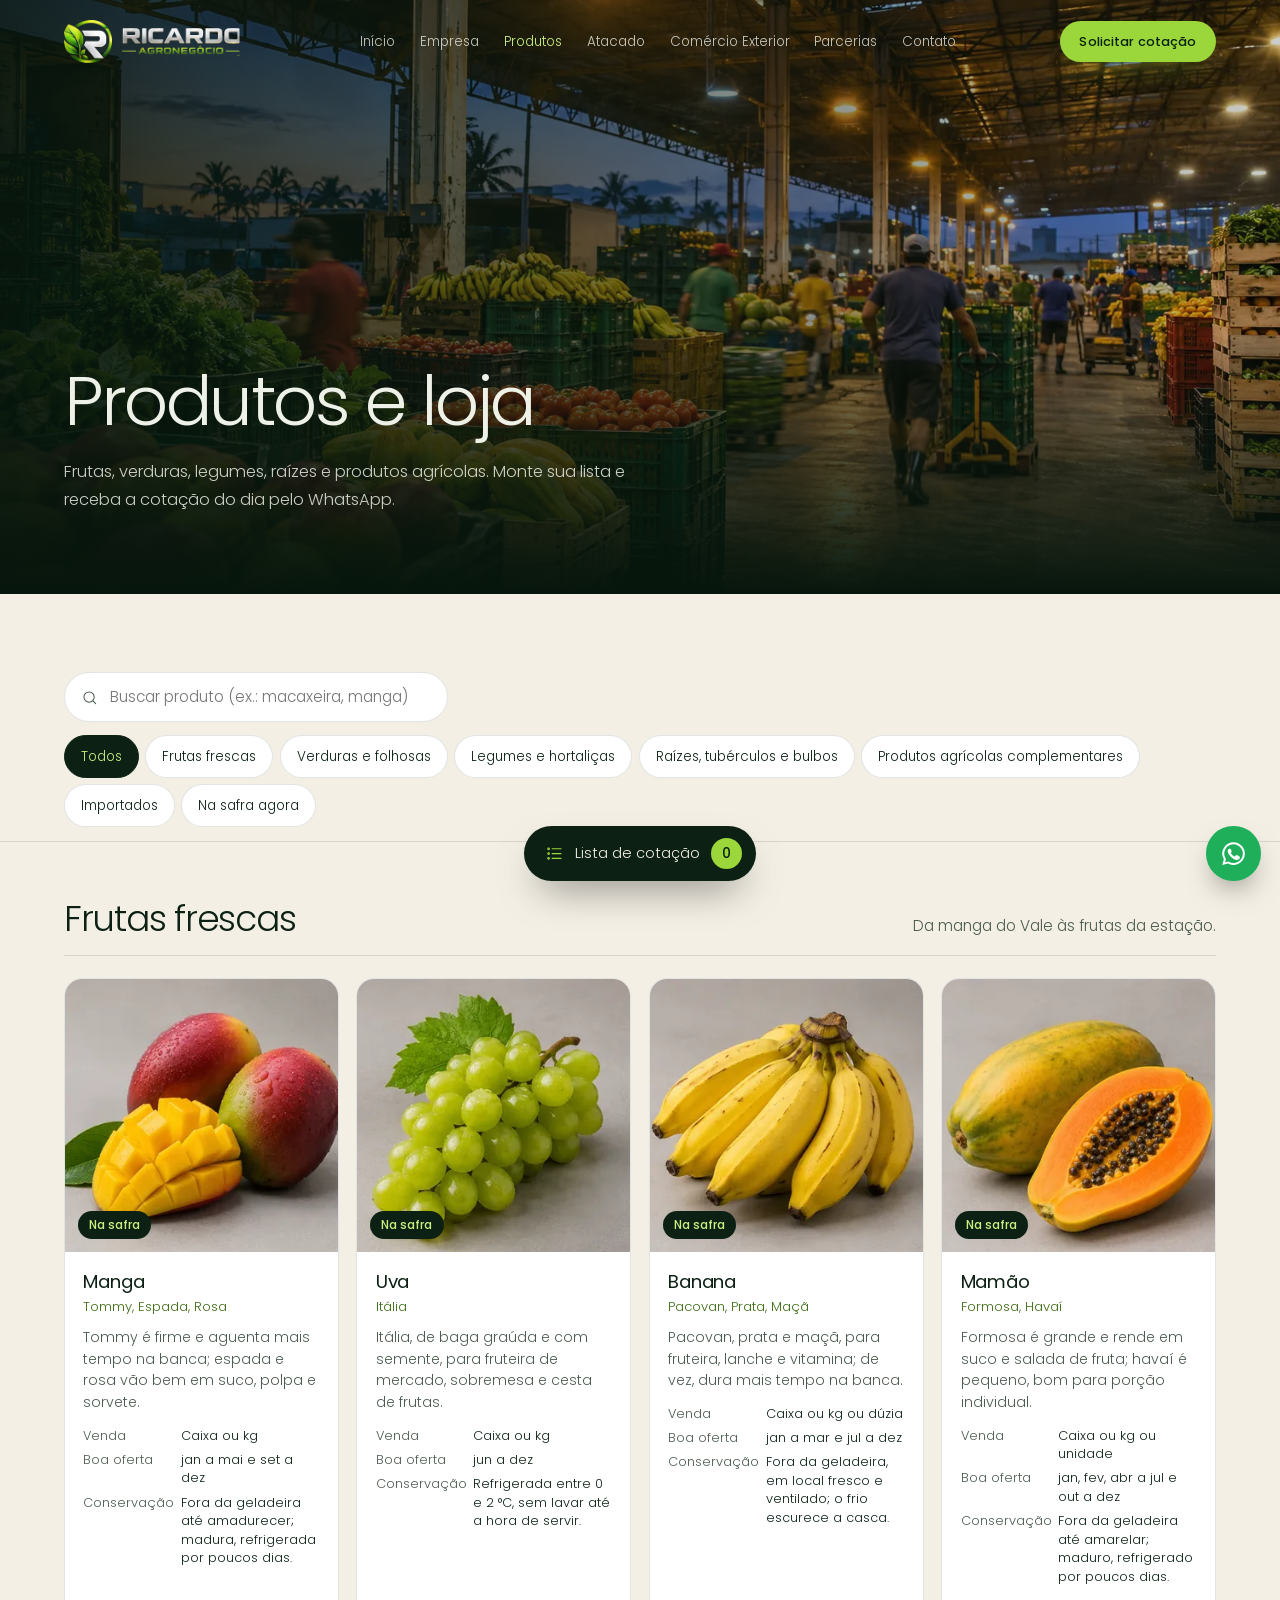
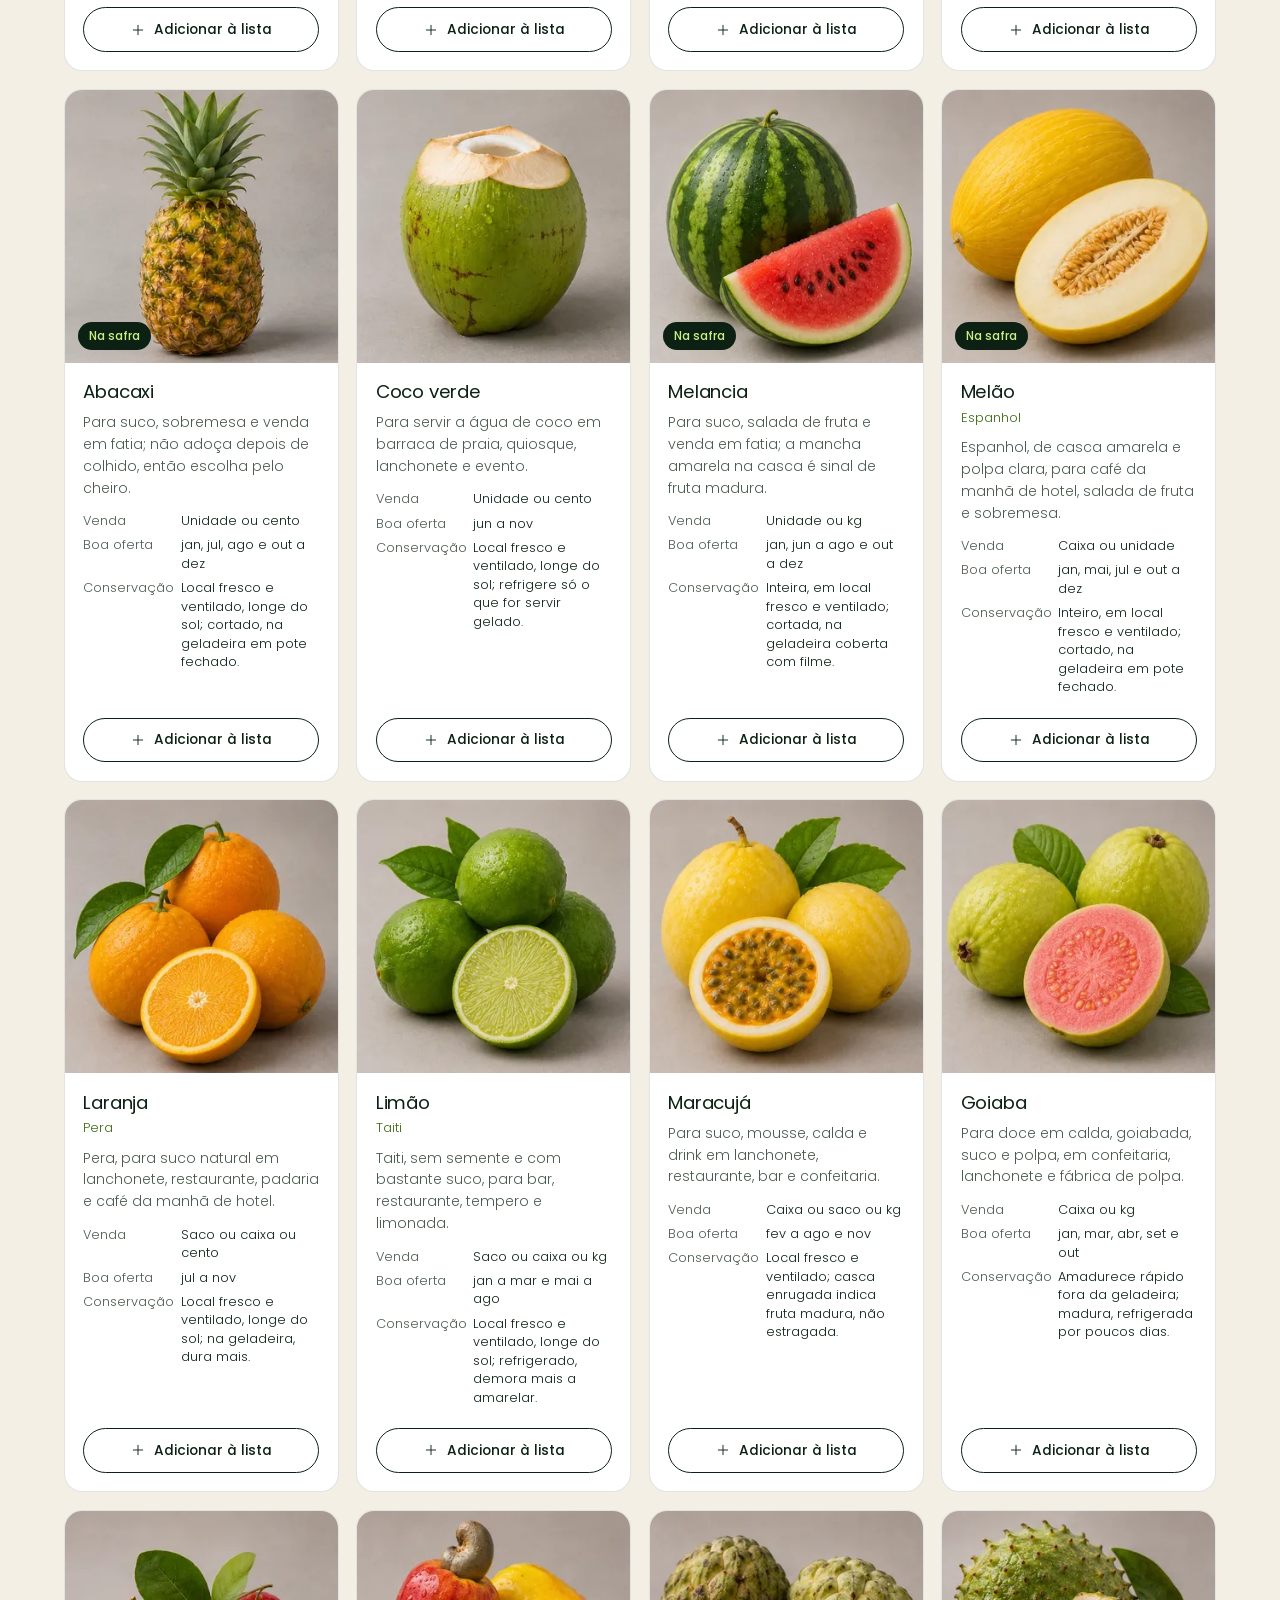
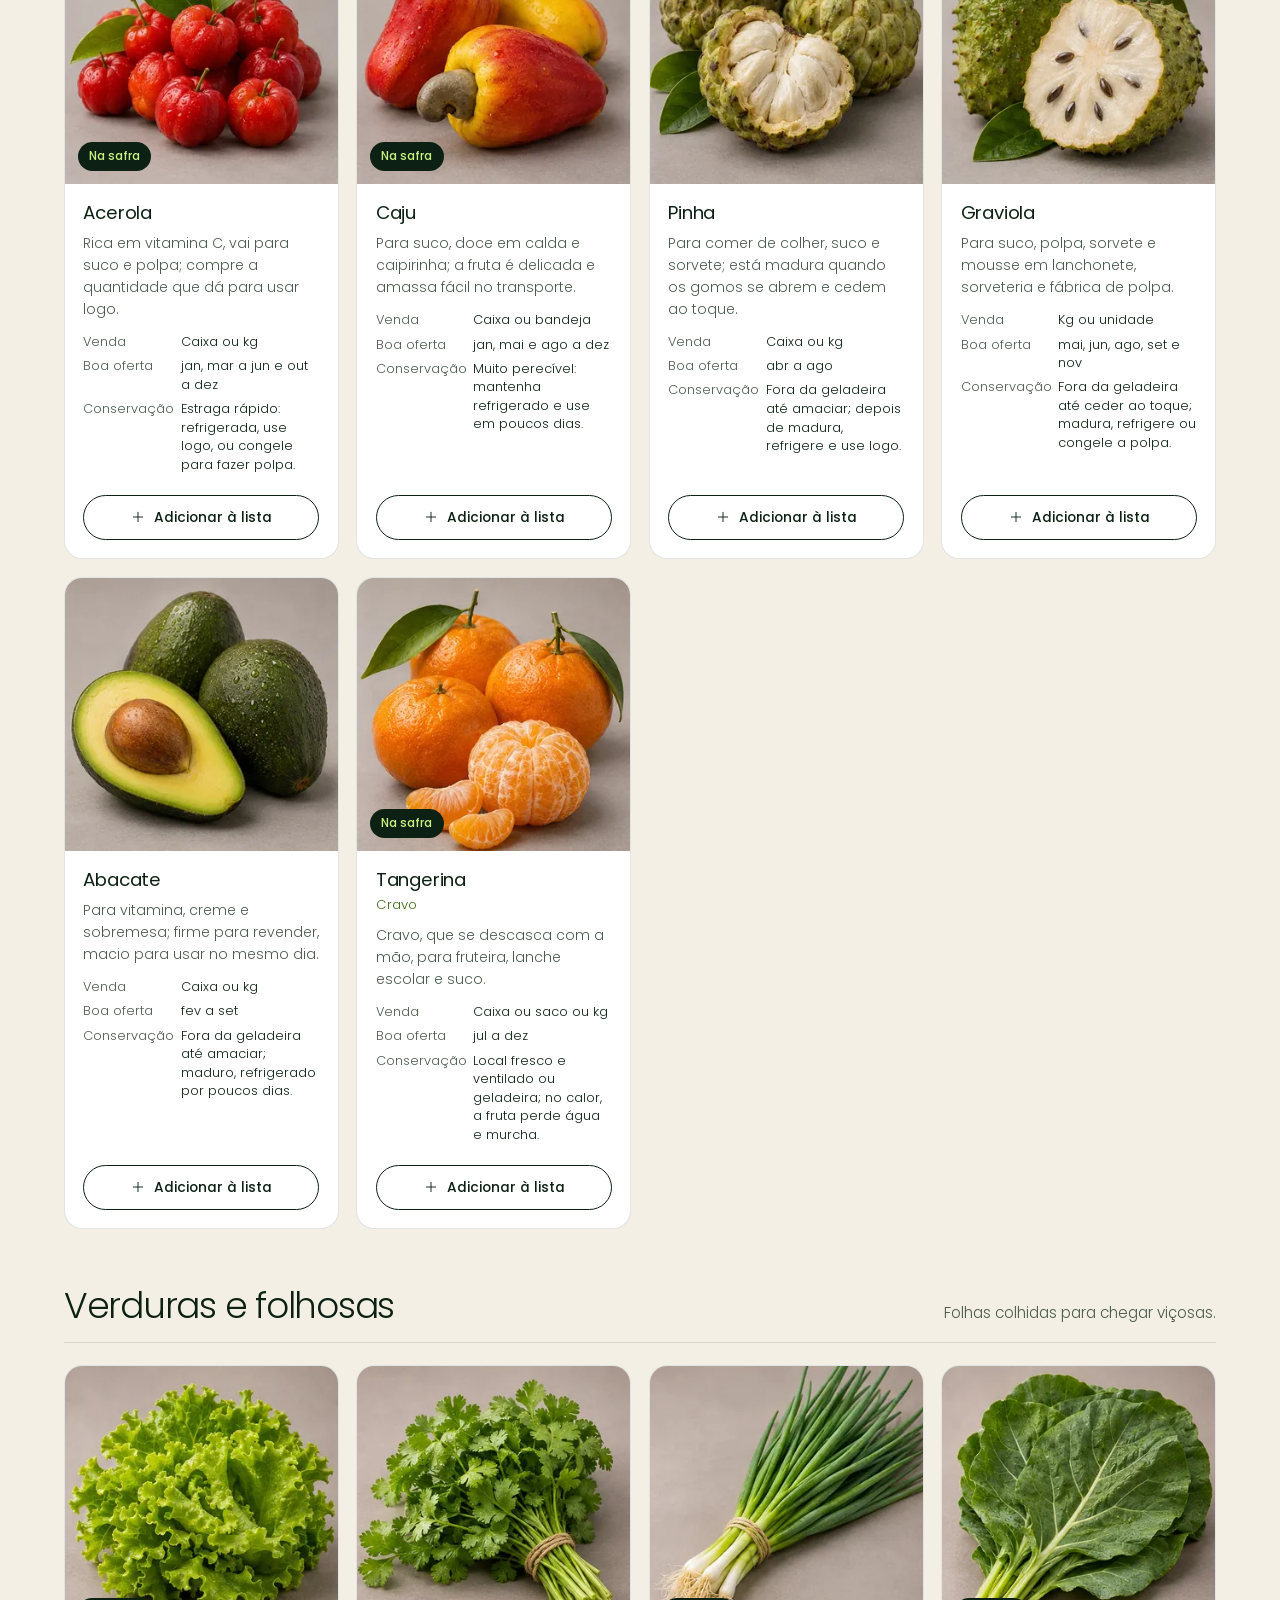
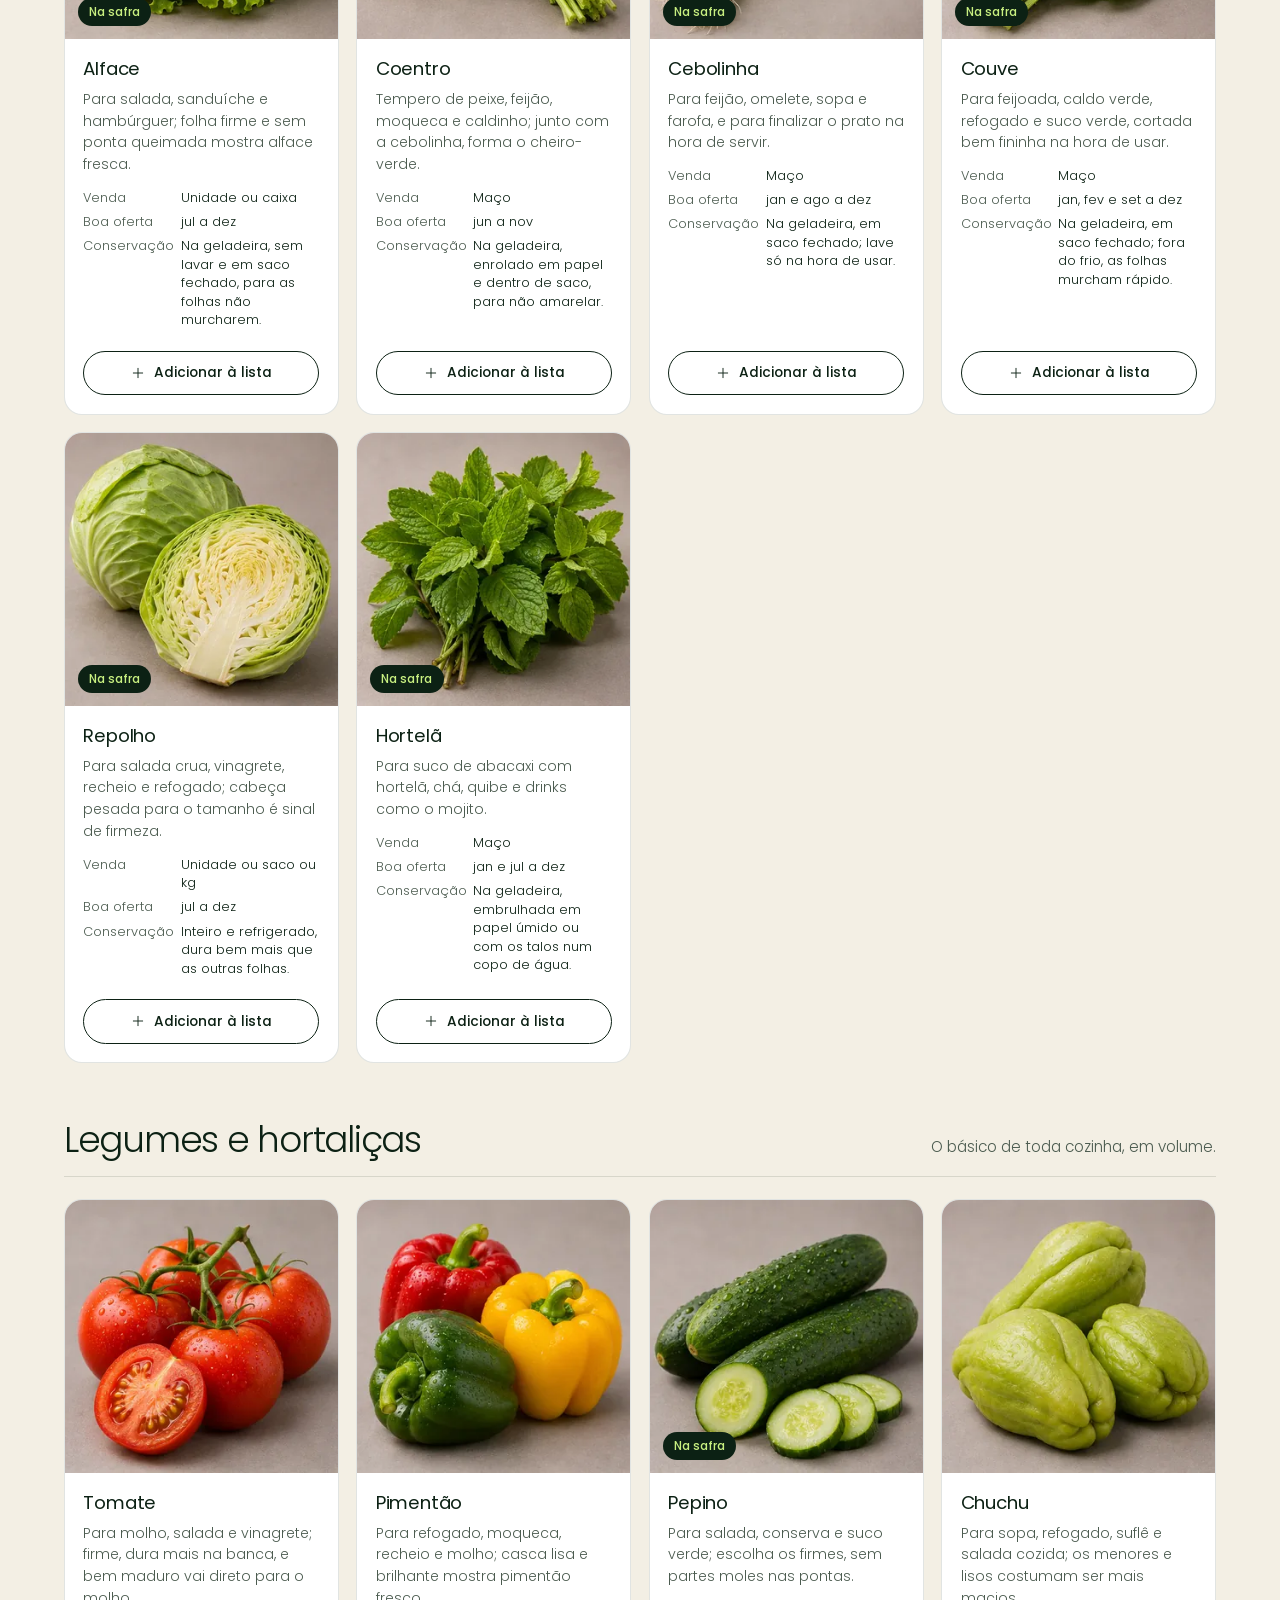
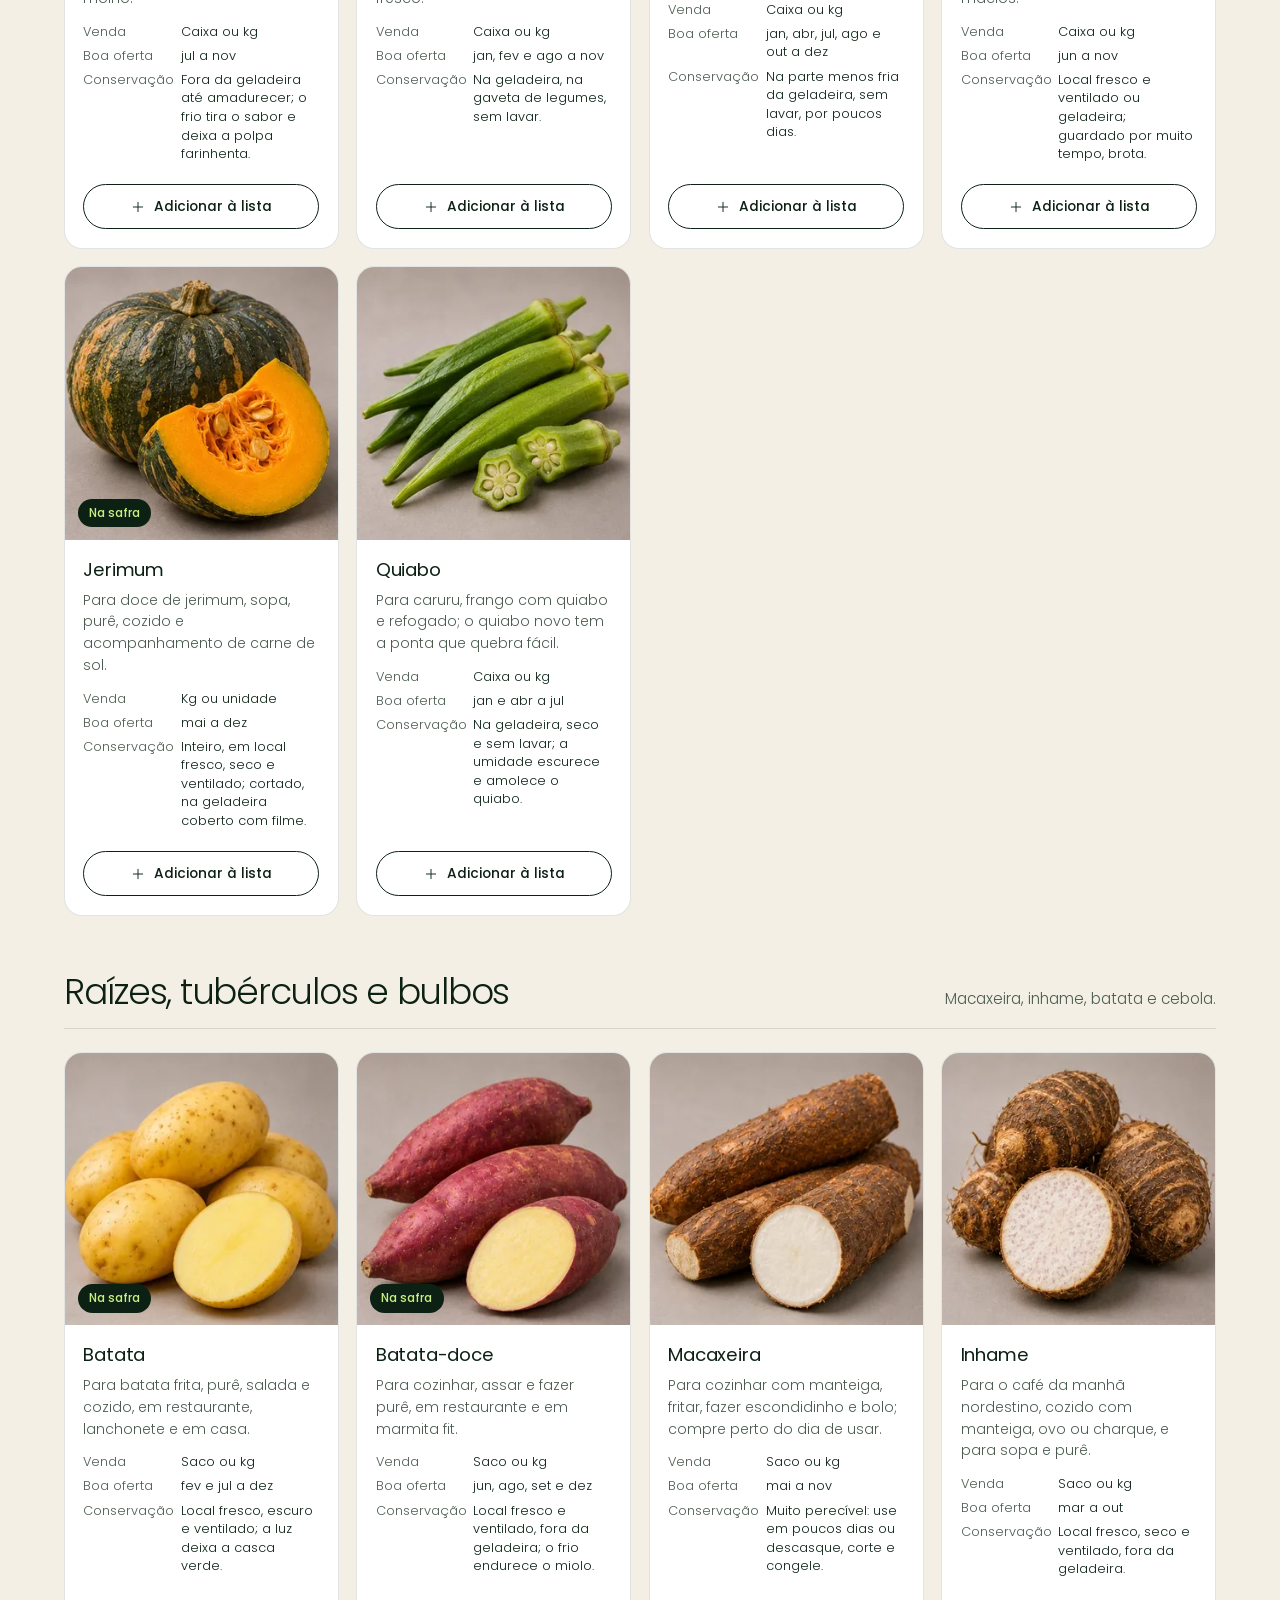
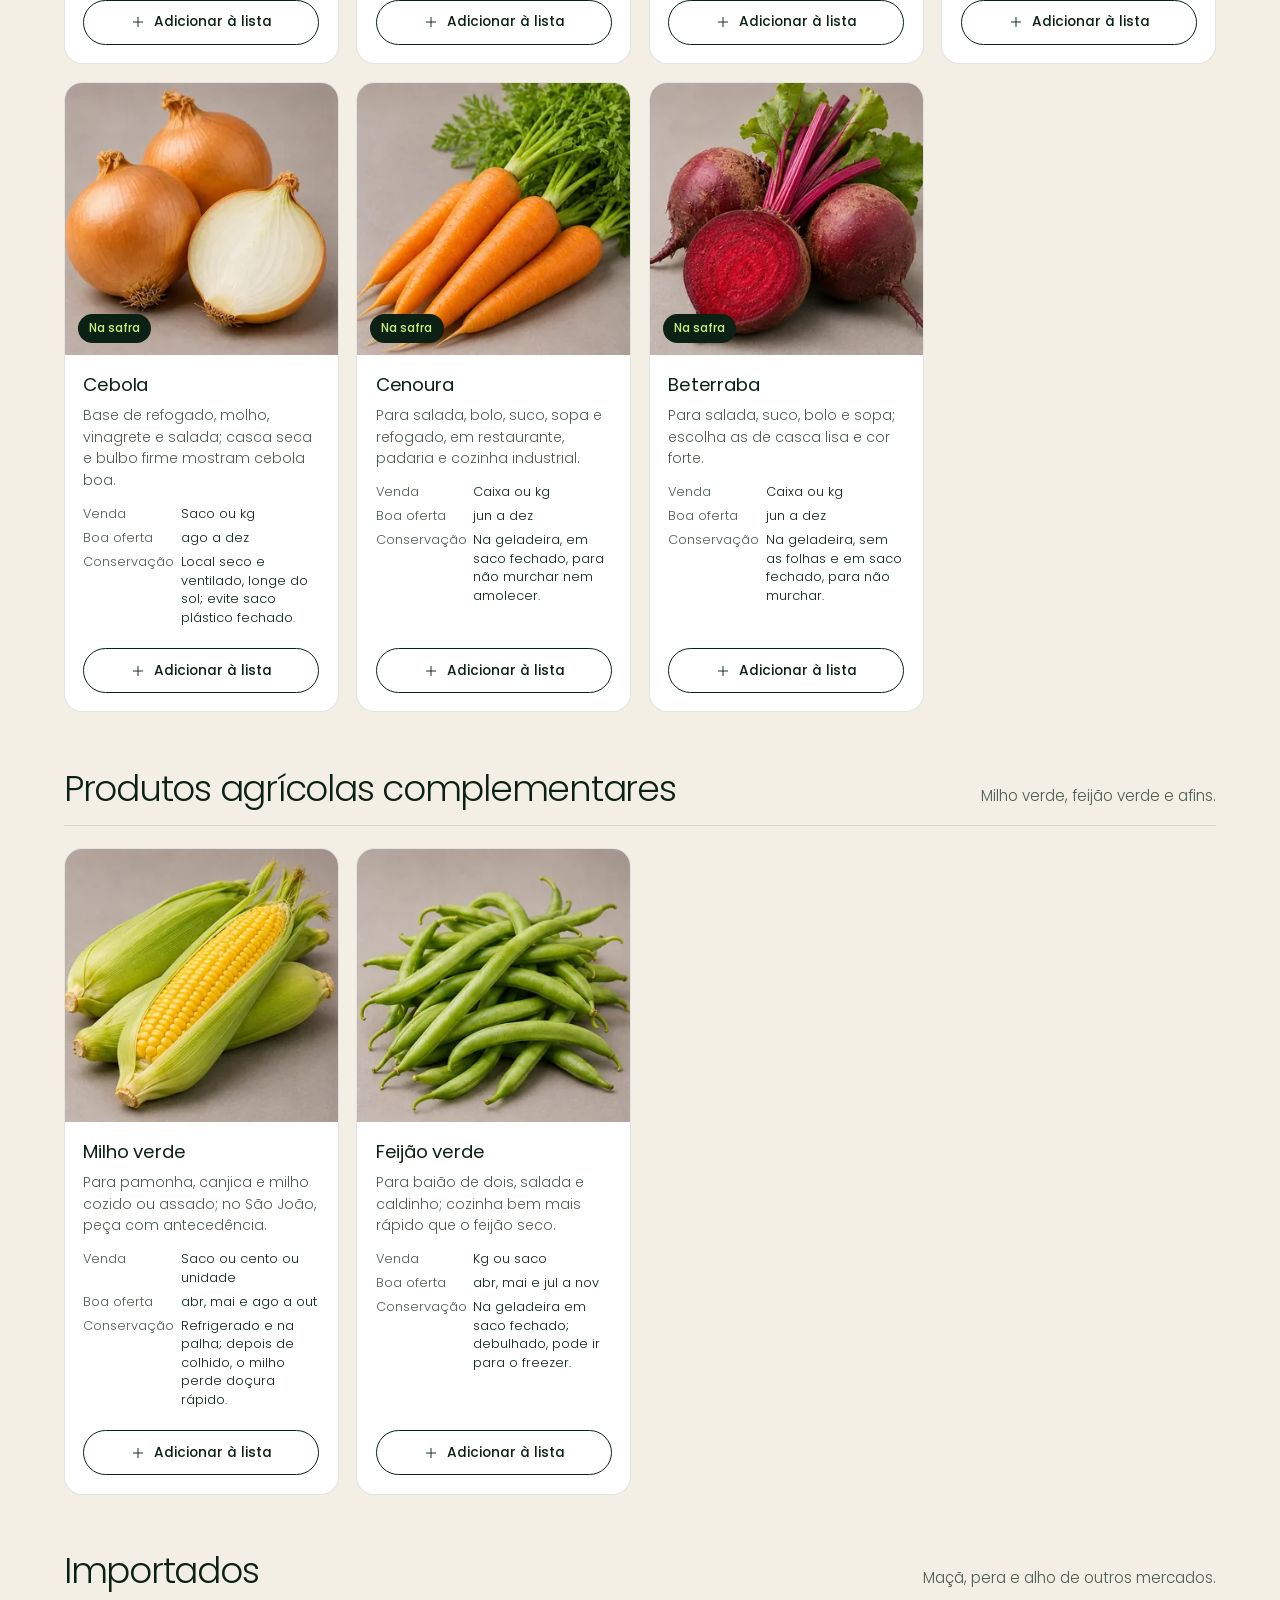
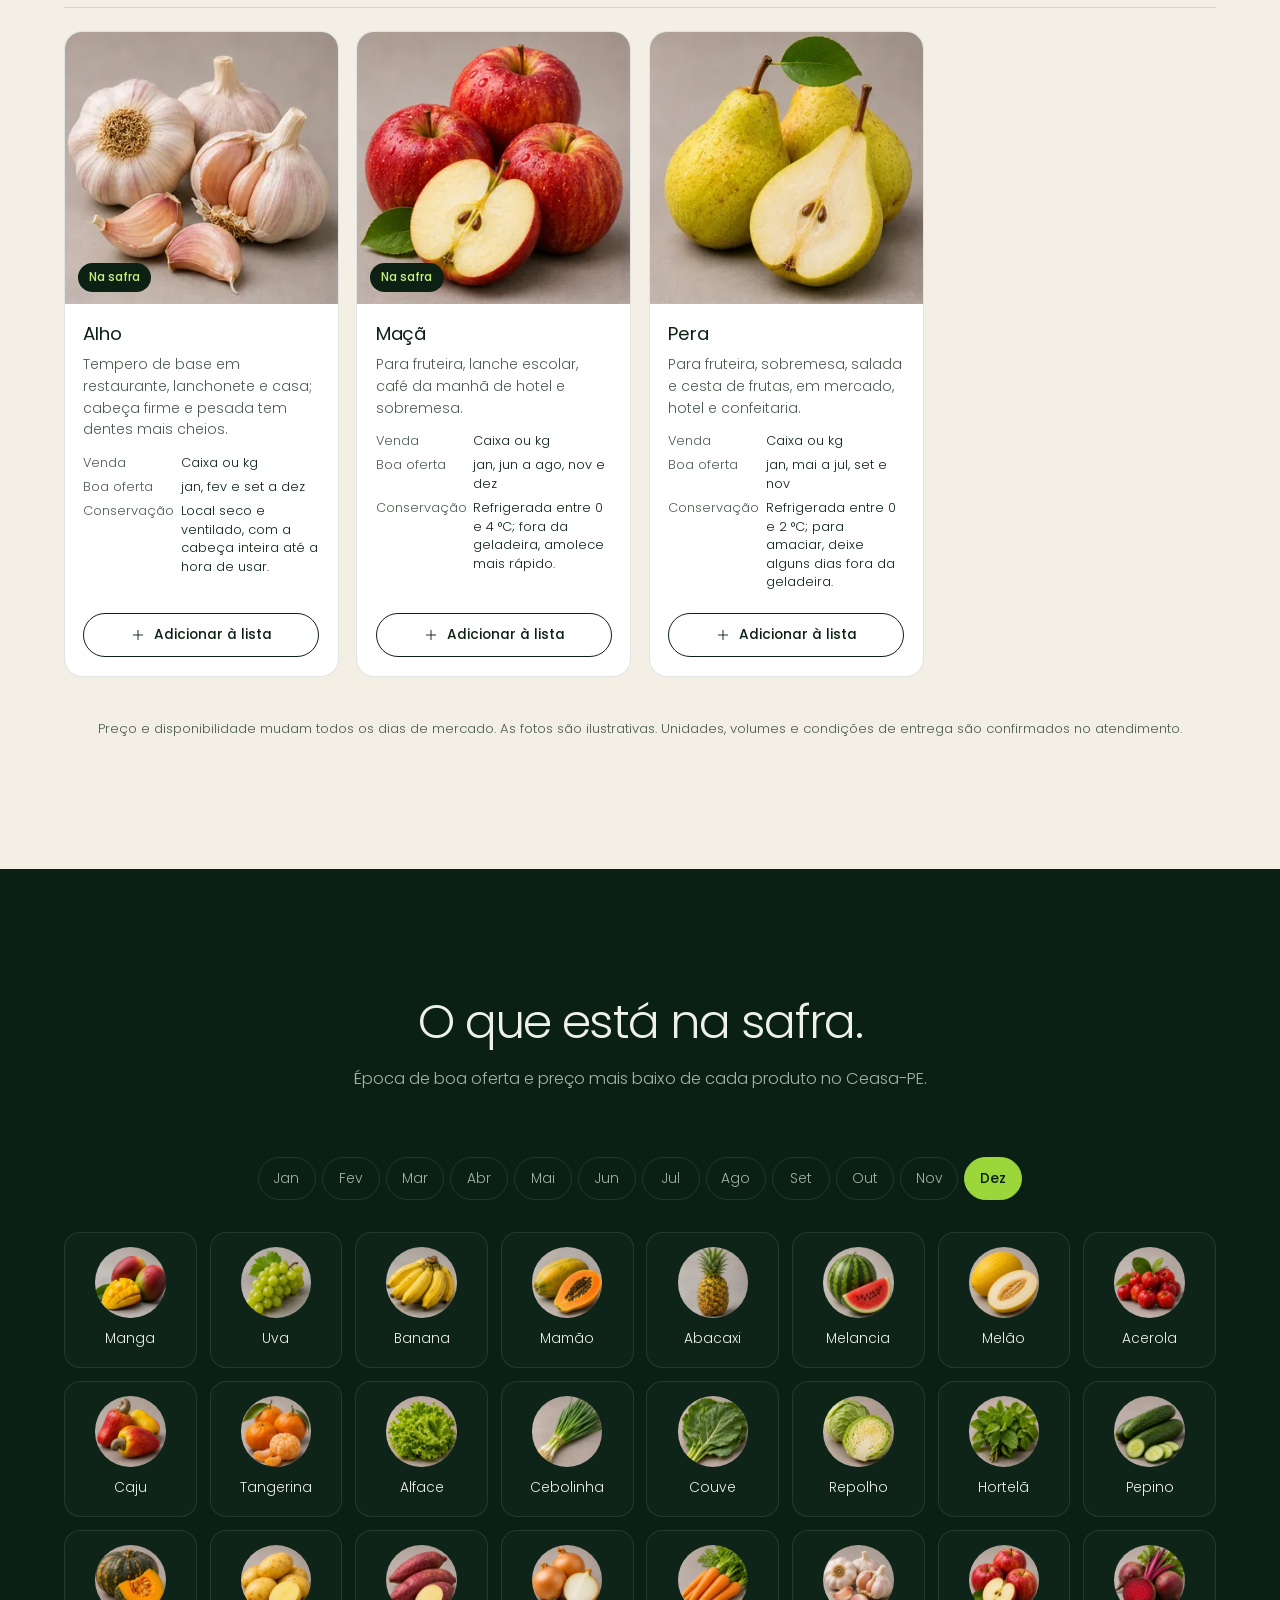
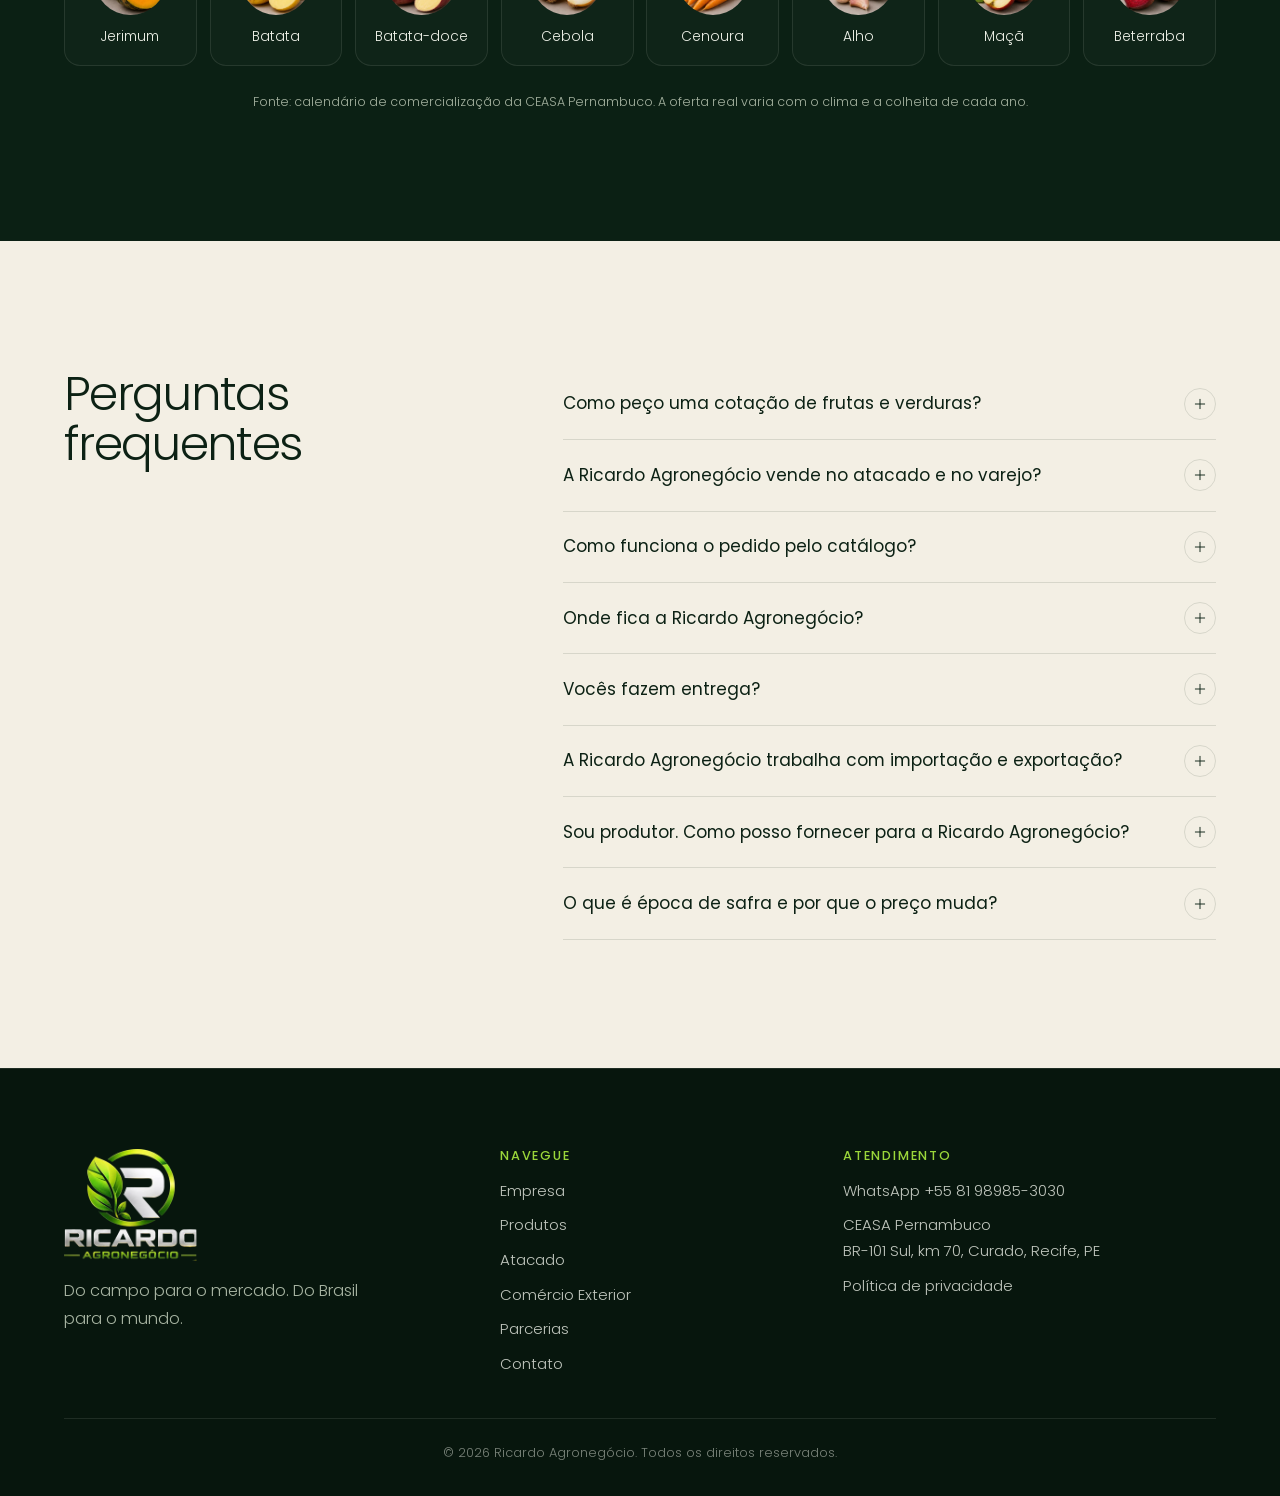
<file: produtos.html>
<!doctype html>
<html lang="pt-BR">
<head>
<meta charset="utf-8">
<meta name="viewport" content="width=device-width,initial-scale=1,viewport-fit=cover">
<title>Produtos e loja: frutas, verduras e legumes na CEASA-PE | Ricardo Agronegócio</title>
<meta name="description" content="Catálogo de frutas, verduras, legumes, raízes e produtos agrícolas da Ricardo Agronegócio, na CEASA Pernambuco. Monte sua lista e peça a cotação do dia pelo WhatsApp.">
<meta name="robots" content="noindex,nofollow">
<link rel="canonical" href="https://www.ricardoagronegocio.com/produtos">
<meta name="theme-color" content="#07160D">
<meta property="og:type" content="website"><meta property="og:locale" content="pt_BR"><meta property="og:site_name" content="Ricardo Agronegócio">
<meta property="og:title" content="Produtos e loja: frutas, verduras e legumes na CEASA-PE | Ricardo Agronegócio"><meta property="og:description" content="Catálogo de frutas, verduras, legumes, raízes e produtos agrícolas da Ricardo Agronegócio, na CEASA Pernambuco. Monte sua lista e peça a cotação do dia pelo WhatsApp."><meta property="og:url" content="https://www.ricardoagronegocio.com/produtos">
<meta property="og:image" content="https://www.ricardoagronegocio.com/assets/img/og-image.jpg"><meta name="twitter:card" content="summary_large_image">
<link rel="icon" href="/assets/img/favicon.png" type="image/png"><link rel="apple-touch-icon" href="/assets/img/apple-touch-icon.png">
<link rel="preload" href="/assets/fonts/poppins-300.woff2" as="font" type="font/woff2" crossorigin>
<link rel="preload" href="/assets/fonts/poppins-500.woff2" as="font" type="font/woff2" crossorigin>
<link rel="preload" as="image" imagesrcset="/assets/img/fotos/ceasa-1000.webp 1000w, /assets/img/fotos/ceasa-1672.webp 1672w" imagesizes="100vw" fetchpriority="high">
<script>document.documentElement.classList.add('js')</script>
<style>@font-face{font-family:"Poppins";src:url(/assets/fonts/poppins-300.woff2) format("woff2");font-weight:300;font-display:swap}@font-face{font-family:"Poppins";src:url(/assets/fonts/poppins-400.woff2) format("woff2");font-weight:400;font-display:swap}@font-face{font-family:"Poppins";src:url(/assets/fonts/poppins-500.woff2) format("woff2");font-weight:500;font-display:swap}@font-face{font-family:"Sans Reserva";src:local("Arial");size-adjust:112.5%}:root{--bg:#07160D;--bg-2:#0B2014;--bg-3:#11301D;--fg:#EEF1E8;--muted:#A6B3A1;--verde:#9BD63A;--verde-2:#C8EF80;--verde-3:#3F6D16;--creme:#F3EFE4;--creme-2:#E8E1D0;--tinta:#0C2114;--tinta-2:#4C5C50;--linha:rgba(155,214,58,.24);--linha-2:rgba(238,241,232,.1);--linha-c:rgba(12,33,20,.12);--sans:"Poppins","Sans Reserva",Arial,sans-serif;--t-hero:clamp(3rem,7.4vw,7.4rem);--t-h2:clamp(2rem,3.7vw,3.5rem);--gutter:clamp(1.25rem,5vw,4rem);--maxw:1280px;--section-py:clamp(5rem,10vw,8.5rem);--ease:cubic-bezier(.2,.8,.3,1);--r:20px}*,*::before,*::after{box-sizing:border-box}html{-webkit-text-size-adjust:100%;scroll-padding-top:6rem}body{margin:0;background:var(--bg);color:var(--fg);font:300 1.02rem/1.72 var(--sans);-webkit-font-smoothing:antialiased;overflow-x:clip}img{display:block;max-width:100%;height:auto}a{color:inherit;text-decoration:none}button,input,select,textarea{font:inherit;color:inherit}h1,h2,h3,p,ul,ol,figure,dl,dd,blockquote{margin:0}h1,h2{font-weight:300;line-height:1.06;letter-spacing:-.035em;text-wrap:balance}h3{font-weight:400;font-size:1.15rem;line-height:1.3;letter-spacing:-.01em}.wrap{width:100%;max-width:var(--maxw);margin-inline:auto;padding-inline:var(--gutter)}:focus-visible{outline:2px solid var(--verde);outline-offset:3px;border-radius:4px}::selection{background:var(--verde);color:var(--bg)}.btn{display:inline-flex;align-items:center;justify-content:center;gap:.55rem;min-height:3.2rem;padding:.7rem 1.55rem;border-radius:999px;border:1px solid transparent;font:500 .9rem/1.2 var(--sans);letter-spacing:.01em;white-space:nowrap;cursor:pointer;transition:background-color .35s var(--ease),border-color .35s var(--ease),color .35s var(--ease),transform .35s var(--ease),box-shadow .35s var(--ease)}.btn svg{width:1rem;height:1rem;flex:none;transition:transform .35s var(--ease)}.btn:hover svg{transform:translateX(3px)}.btn:active{transform:scale(.98)}.btn--verde{background:var(--verde);color:#08200F;box-shadow:0 12px 30px -16px rgba(155,214,58,.75)}.btn--verde:hover{background:var(--verde-2)}.btn--linha{border-color:rgba(238,241,232,.3);color:var(--fg)}.btn--linha:hover{border-color:var(--verde);color:var(--verde-2)}.btn--escuro{background:var(--tinta);color:var(--creme)}.btn--escuro:hover{background:var(--bg-3)}.ctas{display:flex;flex-wrap:wrap;gap:.75rem}.top{position:fixed;inset:0 0 auto 0;z-index:60;transition:background-color .4s var(--ease),border-color .4s var(--ease)}.top.solid,.menu-open .top{background:rgba(7,22,13,.86);-webkit-backdrop-filter:blur(14px);backdrop-filter:blur(14px);border-bottom:1px solid var(--linha-2)}.top__in{display:flex;align-items:center;justify-content:space-between;gap:1.2rem;height:5.2rem}.marca{display:flex;align-items:center;gap:.65rem;flex:none}.marca__r{width:3rem;height:auto}.marca__nome{height:1.75rem;width:auto}.nav{display:flex;align-items:center;gap:.15rem}.nav a:not(.btn){padding:.5rem .7rem;font-size:.84rem;color:rgba(238,241,232,.8);transition:color .3s}.nav a:not(.btn):hover,.nav a[aria-current="page"]{color:var(--verde-2)}.nav .btn{min-height:2.6rem;padding:.5rem 1.15rem;font-size:.8rem;margin-left:.5rem}.burger{display:none;width:2.9rem;height:2.9rem;border-radius:50%;border:1px solid var(--linha);background:none;cursor:pointer;position:relative}.burger span{position:absolute;left:50%;width:1.1rem;height:1.5px;background:var(--verde-2);transform:translateX(-50%);transition:transform .35s var(--ease),top .35s var(--ease)}.burger span:first-child{top:42%}.burger span:last-child{top:58%}.menu-open .burger span:first-child{top:50%;transform:translateX(-50%) rotate(45deg)}.menu-open .burger span:last-child{top:50%;transform:translateX(-50%) rotate(-45deg)}.capa{position:relative;min-height:100svh;display:flex;align-items:flex-end;overflow:hidden;isolation:isolate}.capa__bg{position:absolute;inset:0;z-index:-1}.capa__bg img{width:100%;height:100%;object-fit:cover;object-position:60% 50%;transform:scale(1.06)}.capa__video{position:absolute;inset:0;width:100%;height:100%;object-fit:cover;object-position:60% 50%;transform:scale(1.06);opacity:0;transition:opacity 1.4s ease}.capa__video.on{opacity:1}.capa__bg::after{content:"";position:absolute;inset:0;background:linear-gradient(90deg,rgba(7,22,13,.88) 0%,rgba(7,22,13,.6) 38%,rgba(7,22,13,.08) 72%),linear-gradient(0deg,var(--bg) 0%,rgba(7,22,13,0) 36%)}.capa__txt{max-width:58rem;padding-block:9rem clamp(4rem,11vh,6.5rem)}.capa h1{font-size:var(--t-hero);line-height:.98}.capa p{margin-top:1.5rem;max-width:32rem;font-size:clamp(1.05rem,1.3vw,1.22rem);color:rgba(238,241,232,.84)}.capa .ctas{margin-top:2.2rem}.safra{display:flex;align-items:stretch;border-block:1px solid var(--linha-2);background:var(--bg)}.safra__rot{flex:none;display:flex;flex-direction:column;justify-content:center;padding:1rem clamp(1.2rem,3vw,2.4rem);border-right:1px solid var(--linha-2);line-height:1.25}.safra__rot span{font-size:.78rem;color:var(--muted)}.safra__rot b{font-weight:400;font-size:1.15rem;color:var(--verde-2);text-transform:capitalize}.safra__trilho{flex:1;overflow:hidden;-webkit-mask:linear-gradient(90deg,transparent,#000 6%,#000 94%,transparent);mask:linear-gradient(90deg,transparent,#000 6%,#000 94%,transparent)}.safra__t{display:flex;width:max-content;animation:corre 60s linear infinite}.safra__t:hover{animation-play-state:paused}.safra__item{flex:none;display:flex;align-items:center;gap:.7rem;margin-right:2rem;padding-block:.85rem;font-size:.92rem;color:rgba(238,241,232,.86);transition:color .3s}.safra__item img{width:2.8rem;height:2.8rem;border-radius:50%;object-fit:cover;border:1px solid var(--linha)}.safra__item:hover{color:var(--verde-2)}@keyframes corre{to{transform:translate3d(-50%,0,0)}}.perc{position:relative;background:var(--bg)}.js .perc{height:420vh}.perc__palco{position:sticky;top:0;height:100svh;overflow:hidden;isolation:isolate}.perc__fotos{position:absolute;inset:0;z-index:-1}.perc__foto{position:absolute;inset:0;opacity:0;transition:opacity 1.1s var(--ease)}.perc__foto.on{opacity:1}.perc__foto img{width:100%;height:100%;object-fit:cover;transform:scale(1.08);transition:transform 6s linear}.perc__foto.on img{transform:scale(1)}.perc__fotos::after{content:"";position:absolute;inset:0;background:linear-gradient(90deg,rgba(7,22,13,.9) 0%,rgba(7,22,13,.55) 42%,rgba(7,22,13,.12) 75%),linear-gradient(0deg,rgba(7,22,13,.85) 0%,rgba(7,22,13,0) 40%),linear-gradient(180deg,rgba(7,22,13,.7) 0%,rgba(7,22,13,0) 25%)}.perc__in{height:100%;display:grid;grid-template-rows:auto 1fr auto;padding-block:7.5rem 2.6rem}.perc__titulo{font-size:clamp(2rem,3.6vw,3.4rem);max-width:40rem}.perc__titulo span{color:var(--verde-2)}.perc__etapas{position:relative;align-self:end;max-width:31rem;min-height:17rem}.perc__etapa{position:absolute;inset:auto 0 0 0;opacity:0;transform:translate3d(0,24px,0);transition:opacity .7s var(--ease),transform .9s var(--ease);pointer-events:none}.perc__etapa.on{opacity:1;transform:none;pointer-events:auto}.perc__m{display:none}.perc__n{font-size:.82rem;font-weight:500;letter-spacing:.18em;color:var(--verde)}.perc__etapa h3{margin-top:.4rem;font-size:clamp(1.6rem,2.4vw,2.2rem);font-weight:300;letter-spacing:-.02em}.perc__frase{margin-top:.6rem;font-size:1.12rem;color:var(--verde-2)}.perc__etapa p:not(.perc__n):not(.perc__frase){margin-top:.6rem;color:rgba(238,241,232,.8)}.perc__etapa .btn{margin-top:1.4rem}.perc__trilha{position:relative;display:grid;grid-template-columns:repeat(4,1fr);margin:2.2rem 0 0;padding:0;list-style:none}.perc__trilha i{position:absolute;left:0;right:0;top:.45rem;height:2px;background:var(--linha-2)}.perc__trilha i b{position:absolute;inset:0;background:linear-gradient(90deg,var(--verde-3),var(--verde-2));transform-origin:left;transform:scaleX(var(--p,0))}.perc__trilha li{position:relative;padding-top:1.6rem;font-size:.86rem;color:var(--muted);transition:color .5s}.perc__trilha li span{position:absolute;left:0;top:0;width:1rem;height:1rem;border-radius:50%;background:var(--bg);border:2px solid rgba(238,241,232,.3);transition:background-color .5s,border-color .5s,box-shadow .5s}.perc__trilha li.on{color:var(--fg)}.perc__trilha li.on span{background:var(--verde);border-color:var(--verde-2);box-shadow:0 0 0 6px rgba(155,214,58,.15)}.sec{position:relative;padding-block:var(--section-py)}.sec--creme{background:var(--creme);color:var(--tinta)}.sec--escuro2{background:var(--bg-2)}.cab{max-width:52rem;margin:0 auto clamp(2.6rem,5vw,4rem);text-align:center}.cab h2{font-size:var(--t-h2)}.cab p{margin:1.1rem auto 0;max-width:40rem;color:var(--muted)}.sec--creme .cab p,.sec--creme p{color:var(--tinta-2)}.fim{display:flex;justify-content:center;margin-top:clamp(2.4rem,5vw,3.4rem)}.cats{display:grid;grid-template-columns:repeat(3,1fr);gap:clamp(.9rem,1.6vw,1.3rem)}.cat{display:flex;flex-direction:column;border-radius:var(--r);overflow:hidden;background:#fff;border:1px solid var(--linha-c);transition:transform .5s var(--ease),box-shadow .5s var(--ease)}.cat__foto{aspect-ratio:16/10;overflow:hidden;background:#E6E3DD}.cat__foto img{width:100%;height:100%;object-fit:cover;transition:transform .9s var(--ease)}.cat__txt{display:flex;flex-direction:column;gap:.35rem;padding:1.3rem 1.4rem 1.4rem}.cat h3{font-size:1.25rem}.cat p{font-size:.92rem;color:var(--tinta-2)}.cat__n{display:inline-flex;align-items:center;gap:.45rem;margin-top:.5rem;font-size:.84rem;font-weight:500;color:var(--verde-3)}.cat__n svg{width:.9rem;height:.9rem}.cat:hover{transform:translateY(-5px);box-shadow:0 30px 60px -30px rgba(12,33,20,.35)}.cat:hover .cat__foto img{transform:scale(1.06)}.atac{overflow:clip;isolation:isolate}.atac__bg{position:absolute;inset:0;z-index:-1}.atac__bg img{width:100%;height:100%;object-fit:cover}.atac__bg::after{content:"";position:absolute;inset:0;background:linear-gradient(90deg,rgba(7,22,13,.94) 0%,rgba(7,22,13,.78) 40%,rgba(7,22,13,.2) 80%),linear-gradient(180deg,var(--bg) 0%,rgba(7,22,13,0) 18%,rgba(7,22,13,0) 82%,var(--bg) 100%)}.atac__in{min-height:min(48rem,92svh);display:flex;align-items:center}.atac__txt{max-width:36rem}.atac h2{font-size:var(--t-h2)}.atac p{margin-top:1.2rem;color:rgba(238,241,232,.84)}.compradores{display:grid;grid-template-columns:1fr;margin:1.8rem 0 2rem;padding:0;list-style:none;border-top:1px solid var(--linha-2)}.compradores li{display:flex;align-items:center;gap:.9rem;padding:.85rem 0;border-bottom:1px solid var(--linha-2);font-size:1rem}.compradores svg{width:1.4rem;height:1.4rem;flex:none;color:var(--verde)}.loja{display:grid;grid-template-columns:1.05fr .95fr;gap:clamp(2rem,6vw,5rem);align-items:center}.loja h2{font-size:var(--t-h2)}.passos{display:grid;gap:1.3rem;margin:2rem 0 2.2rem;padding:0;list-style:none}.passos li{display:grid;grid-template-columns:3rem 1fr;gap:1rem;align-items:start}.passos b{display:grid;place-items:center;width:3rem;height:3rem;border-radius:50%;border:1px solid var(--verde);color:var(--verde-2);font-weight:500;font-size:.85rem}.passos h3{font-size:1.1rem}.passos p{margin-top:.25rem;font-size:.95rem;color:var(--muted)}.passos--claro b{border-color:var(--verde-3);color:var(--verde-3)}.passos--claro p{color:var(--tinta-2)}.demo{max-width:25rem;margin-inline:auto;border-radius:28px;padding:1.4rem;background:linear-gradient(180deg,#F7F4EC,#EDE7D8);color:var(--tinta);box-shadow:0 40px 90px -40px rgba(0,0,0,.8),0 0 0 1px rgba(255,255,255,.06);transform:rotate(-2deg)}.demo__topo{display:flex;align-items:center;gap:.6rem;padding-bottom:1rem;border-bottom:1px solid var(--linha-c);font-weight:400}.demo__topo svg{width:1.3rem;height:1.3rem;color:var(--verde-3)}.demo__topo b{margin-left:auto;font-weight:500;font-size:.8rem;padding:.2rem .7rem;border-radius:999px;background:var(--tinta);color:var(--verde-2)}.demo__itens{margin:0;padding:0;list-style:none}.demo__itens li{display:grid;grid-template-columns:2.6rem 1fr auto;gap:.8rem;align-items:center;padding:.75rem 0;border-bottom:1px solid var(--linha-c);font-size:.95rem}.demo__itens img{width:2.6rem;height:2.6rem;border-radius:10px;object-fit:cover}.demo__itens b{font-weight:500;font-size:.88rem;color:var(--tinta-2)}.demo__btn{display:flex;align-items:center;justify-content:center;gap:.6rem;margin-top:1.2rem;padding:.9rem;border-radius:999px;background:#1FAF5A;color:#fff;font-weight:500;font-size:.92rem}.demo__btn svg{width:1.2rem;height:1.2rem}.mundo{position:relative;min-height:min(52rem,100svh);display:flex;align-items:center;overflow:clip;isolation:isolate;padding-block:var(--section-py)}.mundo__bg{position:absolute;inset:0;z-index:-1}.mundo__bg img{width:100%;height:100%;object-fit:cover;object-position:60% 50%}.mundo__bg::after{content:"";position:absolute;inset:0;background:linear-gradient(90deg,rgba(7,22,13,.92) 0%,rgba(7,22,13,.66) 42%,rgba(7,22,13,.1) 80%),linear-gradient(180deg,var(--bg) 0%,rgba(7,22,13,0) 16%,rgba(7,22,13,0) 84%,var(--bg) 100%)}.mundo__txt{max-width:36rem}.mundo h2{font-size:var(--t-h2)}.mundo p{margin-top:1.2rem;color:rgba(238,241,232,.84)}.mundo .ctas{margin-top:2rem}.mundo__dado{margin-top:2.4rem!important;padding-top:1.4rem;border-top:1px solid var(--linha);font-size:1.02rem;color:var(--fg)!important}.mundo__dado small{display:block;margin-top:.4rem;font-size:.76rem;color:var(--muted)}.origem__topo{display:grid;grid-template-columns:.85fr 1.15fr;gap:clamp(2rem,6vw,5rem);align-items:center}.origem__foto{border-radius:24px;overflow:hidden;aspect-ratio:4/5;background:var(--creme-2)}.origem__foto img{width:100%;height:100%;object-fit:cover}.origem h2{font-size:var(--t-h2)}.origem__txt>p{margin-top:1.1rem}.origens{display:grid;grid-template-columns:repeat(2,1fr);gap:0;margin:1.8rem 0 0;padding:0;list-style:none;border-top:1px solid var(--linha-c)}.origens li{padding:1rem 1rem 1rem 0;border-bottom:1px solid var(--linha-c)}.origens li:nth-child(odd){padding-right:1.4rem}.origens h3{font-size:1rem;font-weight:500;color:var(--tinta)}.origens p{margin-top:.2rem;font-size:.9rem}.origens--grade{grid-template-columns:repeat(3,1fr);column-gap:2rem}.origem__fonte{margin-top:1.2rem!important;font-size:.78rem;opacity:.8}.cal{background:var(--bg-2)}.cal__abas{display:flex;justify-content:center;gap:.4rem;flex-wrap:wrap;margin-bottom:2rem}.cal__abas button{min-width:3.6rem;padding:.55rem .9rem;border-radius:999px;border:1px solid var(--linha-2);background:none;cursor:pointer;font-size:.86rem;text-transform:capitalize;color:var(--muted);transition:all .3s var(--ease)}.cal__abas button:hover{border-color:var(--verde);color:var(--fg)}.cal__abas button[aria-selected="true"]{background:var(--verde);border-color:var(--verde);color:#08200F;font-weight:500}.cal__grade{display:grid;grid-template-columns:repeat(auto-fill,minmax(7.4rem,1fr));gap:.8rem;min-height:9rem}.cal__item{display:flex;flex-direction:column;align-items:center;gap:.6rem;padding:.9rem .6rem 1rem;border-radius:16px;border:1px solid var(--linha-2);background:rgba(255,255,255,.02);text-align:center;font-size:.86rem;transition:border-color .3s,transform .4s var(--ease);animation:surge .5s var(--ease) both}.cal__item img{width:4.4rem;height:4.4rem;border-radius:50%;object-fit:cover}.cal__item:hover{border-color:var(--verde);transform:translateY(-3px)}.cal__fonte{margin-top:1.6rem;text-align:center;font-size:.78rem;color:var(--muted)}@keyframes surge{from{opacity:0;transform:translateY(8px)}}.lider__in{display:grid;grid-template-columns:.8fr 1.2fr;gap:clamp(2rem,6vw,5rem);align-items:center}.lider__marca{width:min(100%,22rem);margin-inline:auto;filter:drop-shadow(0 30px 60px rgba(0,0,0,.5))}.lider h2{font-size:var(--t-h2)}.lider__cargo{margin-top:.5rem;color:var(--verde-2)}.lider__txt>p:not(.lider__cargo){margin-top:1rem;color:rgba(238,241,232,.82)}.lider blockquote{margin-top:1.8rem;padding-left:1.4rem;border-left:2px solid var(--verde);font-size:clamp(1.2rem,1.8vw,1.55rem);line-height:1.5;font-weight:300}.lider .ctas{margin-top:2rem}.onde__grid{display:grid;grid-template-columns:1fr 1fr;gap:clamp(2rem,6vw,5rem);align-items:center}.onde__mapa svg{width:100%;height:auto;display:block}.onde__credito{margin-top:.5rem;font-size:.72rem;color:var(--muted);text-align:center}.m-agua{fill:none;stroke:#245a4a;stroke-width:1.2}.m-rua{fill:none;stroke:#2f4d38;stroke-width:.8}.m-via{fill:none;stroke:#7FB52E;stroke-width:2;opacity:.75}.m-area{fill:rgba(155,214,58,.1);stroke:var(--verde);stroke-width:1.6}.m-galpao{fill:rgba(155,214,58,.3);stroke:var(--verde-2);stroke-width:.6}.m-pino circle{fill:var(--verde-2)}.m-pulso{fill:none!important;stroke:var(--verde-2);stroke-width:1.5;transform-origin:center;transform-box:fill-box;animation:pulso 2.6s var(--ease) infinite}.m-pulso+.m-pulso{animation-delay:1.3s}@keyframes pulso{from{transform:scale(.3);opacity:1}to{transform:scale(2.2);opacity:0}}.onde h2{font-size:var(--t-h2)}.onde__lugar{margin-top:1.2rem;font-size:1.3rem;color:var(--verde-2)}.onde__txt p:not(.onde__lugar){margin-top:.7rem;color:rgba(238,241,232,.8)}.onde .ctas{margin-top:2rem}.faq{display:grid;grid-template-columns:.8fr 1.2fr;gap:clamp(2rem,5vw,4rem);align-items:start}.faq__cab{position:sticky;top:7rem}.faq h2{font-size:var(--t-h2)}.faq__item{border-bottom:1px solid var(--linha-c)}.faq__item summary{display:flex;justify-content:space-between;align-items:center;gap:1rem;padding:1.2rem 0;cursor:pointer;list-style:none;font-size:1.06rem;font-weight:400}.faq__item summary::-webkit-details-marker{display:none}.faq__item summary span{flex:none;display:grid;place-items:center;width:2rem;height:2rem;border-radius:50%;border:1px solid var(--linha-c);transition:transform .4s var(--ease),background-color .3s}.faq__item summary svg{width:1rem;height:1rem}.faq__item[open] summary span{transform:rotate(45deg);background:var(--tinta);color:var(--creme)}.faq__item p{padding:0 3rem 1.3rem 0}.final{position:relative;min-height:min(40rem,86svh);display:flex;align-items:center;justify-content:center;text-align:center;overflow:clip;isolation:isolate;padding-block:var(--section-py)}.final__bg{position:absolute;inset:0;z-index:-1}.final__bg img{width:100%;height:100%;object-fit:cover}.final__bg::after{content:"";position:absolute;inset:0;background:radial-gradient(70% 70% at 50% 50%,rgba(7,22,13,.55),rgba(7,22,13,.9)),linear-gradient(180deg,var(--bg) 0%,rgba(7,22,13,0) 22%)}.final__txt{max-width:44rem;margin-inline:auto}.final h2{font-size:var(--t-h2)}.final p{margin:1.2rem auto 0;max-width:34rem;color:rgba(238,241,232,.84)}.final .ctas{justify-content:center;margin-top:2rem}.rod{padding-block:clamp(3.5rem,7vw,5rem) 2rem;border-top:1px solid var(--linha-2);background:var(--bg)}.rod__grid{display:grid;grid-template-columns:1.3fr 1fr 1.2fr;gap:2rem}.rod__marca img{height:7rem;width:auto}.rod__frase{margin-top:1rem;color:var(--muted);max-width:20rem}.rod__col{display:flex;flex-direction:column;gap:.55rem}.rod__col h2{font-size:.8rem;font-weight:500;letter-spacing:.14em;text-transform:uppercase;color:var(--verde);margin-bottom:.4rem}.rod__col a{font-size:.94rem;color:rgba(238,241,232,.8);transition:color .3s}.rod__col a:hover{color:var(--verde-2)}.rod__fim{margin-top:2.6rem;padding-top:1.4rem;border-top:1px solid var(--linha-2);font-size:.8rem;color:rgba(238,241,232,.5);text-align:center}.zap{position:fixed;right:1.2rem;bottom:1.2rem;z-index:50;width:3.4rem;height:3.4rem;border-radius:50%;display:grid;place-items:center;background:#1FAF5A;color:#fff;box-shadow:0 14px 30px -12px rgba(0,0,0,.6);transition:transform .35s var(--ease)}.zap:hover{transform:scale(1.07)}.zap svg{width:1.7rem;height:1.7rem}.pagtopo{position:relative;min-height:66svh;display:flex;align-items:flex-end;overflow:hidden;isolation:isolate;padding-block:9rem clamp(3rem,7vw,5rem)}.pagtopo__bg{position:absolute;inset:0;z-index:-1}.pagtopo__bg img{width:100%;height:100%;object-fit:cover}.pagtopo__bg::after{content:"";position:absolute;inset:0;background:linear-gradient(90deg,rgba(7,22,13,.9) 0%,rgba(7,22,13,.55) 50%,rgba(7,22,13,.2) 100%),linear-gradient(0deg,var(--bg) 0%,rgba(7,22,13,0) 45%)}.pagtopo__txt{max-width:50rem}.pagtopo h1{font-size:clamp(2.6rem,5.4vw,5.2rem)}.pagtopo p{margin-top:1.3rem;max-width:38rem;font-size:clamp(1.02rem,1.2vw,1.15rem);color:rgba(238,241,232,.84)}.pagtopo .ctas{margin-top:2rem}.par{display:grid;grid-template-columns:.85fr 1.15fr;gap:clamp(2rem,6vw,5rem);align-items:start}.par__cab{position:sticky;top:7rem}.par h2{font-size:var(--t-h2)}.texto p{font-size:clamp(1.05rem,1.25vw,1.18rem);line-height:1.8;color:rgba(238,241,232,.86)}.sec--creme .texto p{color:var(--tinta-2)}.texto p+p{margin-top:1.2rem}.texto--pag{max-width:46rem}.texto--pag h2{font-size:clamp(1.35rem,2vw,1.8rem);margin:2.4rem 0 .8rem}.dims{display:grid;grid-template-columns:repeat(5,1fr);gap:.8rem;margin:0;padding:0;list-style:none}.dims li{display:flex;flex-direction:column;gap:1rem;padding:1.4rem 1.2rem 1.5rem;border-radius:18px;border:1px solid var(--linha-2);background:linear-gradient(180deg,rgba(155,214,58,.06),transparent 70%)}.dims b{font-weight:500;font-size:.82rem;letter-spacing:.14em;color:var(--verde)}.dims span{font-size:1rem;line-height:1.45}.mv{display:grid;grid-template-columns:1fr 1fr;gap:clamp(1.5rem,4vw,3rem)}.mv__item{padding:clamp(1.8rem,3.5vw,2.8rem);border-radius:24px;background:#fff;border:1px solid var(--linha-c)}.mv__item h2{font-size:clamp(1.6rem,2.6vw,2.3rem);color:var(--tinta)}.mv__item p{margin-top:1rem}.valores{display:grid;grid-template-columns:repeat(3,1fr);gap:clamp(.8rem,1.5vw,1.1rem)}.valor{padding:1.6rem 1.5rem 1.7rem;border-radius:18px;border:1px solid var(--linha-2);background:rgba(255,255,255,.02);transition:border-color .4s,transform .4s var(--ease)}.valor span{font-size:.8rem;font-weight:500;letter-spacing:.14em;color:var(--verde)}.valor h3{margin-top:.8rem;font-size:1.2rem}.valor p{margin-top:.5rem;font-size:.93rem;color:var(--muted)}.valor:hover{border-color:var(--linha);transform:translateY(-4px)}.marq{overflow:hidden;margin-top:clamp(3rem,6vw,4.5rem);border-block:1px solid var(--linha);padding-block:1.3rem}.marq__t{display:flex;width:max-content;animation:corre 46s linear infinite}.marq__t span{flex:none;margin-right:2.4rem;font-size:clamp(1.3rem,2.4vw,2.2rem);white-space:nowrap}.marq__t i{flex:none;margin-right:2.4rem;align-self:center;width:.5rem;height:.5rem;border-radius:50%;background:var(--verde)}.lider--pag .lider__in{align-items:start}.lider--pag .lider__marca{position:sticky;top:8rem}.quem{display:grid;grid-template-columns:repeat(5,1fr);gap:.8rem;margin:0;padding:0;list-style:none}.quem li{display:flex;flex-direction:column;align-items:center;gap:1rem;padding:1.8rem 1rem;border-radius:18px;border:1px solid var(--linha-2);text-align:center;background:rgba(255,255,255,.02)}.quem svg{width:2.2rem;height:2.2rem;color:var(--verde)}.quem h3{font-size:1rem}.como{display:grid;grid-template-columns:.9fr 1.1fr;gap:clamp(2rem,6vw,5rem);align-items:center}.como h2{font-size:var(--t-h2)}.como .passos{margin:0}.blocos{display:grid;grid-template-columns:repeat(3,1fr);gap:clamp(.8rem,1.5vw,1.1rem)}.bloco{padding:1.7rem 1.6rem;border-radius:18px;border:1px solid var(--linha-2);background:rgba(255,255,255,.02)}.bloco svg{width:2rem;height:2rem;color:var(--verde)}.bloco h3{margin-top:1.1rem;font-size:1.12rem}.bloco p{margin-top:.45rem;font-size:.93rem;color:var(--muted)}.par--centro{align-items:center}.caixa{display:grid;grid-template-columns:.9fr 1.1fr;gap:clamp(2rem,5vw,4rem);padding:clamp(1.8rem,4.5vw,3.6rem);border-radius:28px;background:linear-gradient(180deg,var(--bg-3),var(--bg-2));border:1px solid var(--linha)}.caixa h2{font-size:clamp(1.8rem,3vw,2.7rem)}.caixa__txt p{margin-top:1rem;color:var(--muted)}.tel{display:inline-flex;align-items:center;gap:.6rem;margin-top:1.6rem;font-size:1.2rem;color:var(--verde-2)}.tel svg{width:1.4rem;height:1.4rem}.form{display:grid;grid-template-columns:1fr 1fr;gap:.8rem}.campo{display:flex;flex-direction:column;gap:.35rem}.campo--cheio{grid-column:1/-1}.campo label{font-size:.8rem;color:var(--muted)}.campo input,.campo select,.campo textarea{width:100%;min-height:2.95rem;padding:.6rem 1rem;border-radius:12px;border:1px solid var(--linha-2);background:rgba(7,22,13,.6);font-size:.95rem;transition:border-color .3s}.campo select{appearance:none;-webkit-appearance:none;background-image:url("data:image/svg+xml,%3Csvg xmlns='http://www.w3.org/2000/svg' width='12' height='8' fill='none'%3E%3Cpath d='M1 1.5l5 5 5-5' stroke='%239BD63A' stroke-width='1.4'/%3E%3C/svg%3E");background-repeat:no-repeat;background-position:right 1rem center;padding-right:2.4rem}.campo select option{background:var(--bg-2)}.campo textarea{min-height:4.6rem;resize:vertical}.campo input:focus,.campo select:focus,.campo textarea:focus{outline:none;border-color:var(--verde)}.form .btn{grid-column:1/-1;width:100%}.form__mel{position:absolute;left:-9999px}.aceite{grid-column:1/-1;display:flex;gap:.6rem;font-size:.8rem;color:var(--muted);line-height:1.5}.aceite a{text-decoration:underline}.aceite input{margin-top:.2rem;accent-color:var(--verde);flex:none}.catal{padding-block:clamp(2.5rem,5vw,4rem) var(--section-py);background:var(--creme);color:var(--tinta)}.catal__barra{position:sticky;top:5.2rem;z-index:20;display:flex;flex-wrap:wrap;align-items:center;gap:.8rem;margin-inline:calc(var(--gutter) * -1);padding:.9rem var(--gutter);background:rgba(243,239,228,.92);-webkit-backdrop-filter:blur(12px);backdrop-filter:blur(12px);border-bottom:1px solid var(--linha-c)}.busca{display:flex;align-items:center;gap:.6rem;flex:1 1 18rem;max-width:24rem;padding:.2rem 1rem;border-radius:999px;border:1px solid var(--linha-c);background:#fff}.busca svg{width:1.1rem;height:1.1rem;color:var(--tinta-2);flex:none}.busca input{width:100%;min-height:2.6rem;border:0;background:none;font-size:.95rem;color:var(--tinta)}.busca input:focus{outline:none}.filtros{display:flex;flex-wrap:wrap;gap:.4rem}.filtros::-webkit-scrollbar{display:none}.filtros button{flex:none;padding:.55rem 1rem;border-radius:999px;border:1px solid var(--linha-c);background:#fff;font-size:.84rem;cursor:pointer;color:var(--tinta);transition:all .3s var(--ease)}.filtros button:hover{border-color:var(--verde-3)}.filtros button.on{background:var(--tinta);border-color:var(--tinta);color:var(--verde-2)}.catal__bloco{padding-top:clamp(2.4rem,5vw,3.6rem);scroll-margin-top:10rem}.catal__cab{display:flex;align-items:baseline;justify-content:space-between;gap:1rem;flex-wrap:wrap;margin-bottom:1.4rem;padding-bottom:1rem;border-bottom:1px solid var(--linha-c)}.catal__cab h2{font-size:clamp(1.6rem,2.8vw,2.4rem)}.catal__cab p{color:var(--tinta-2);font-size:.95rem}.prods{display:grid;grid-template-columns:repeat(auto-fill,minmax(15rem,1fr));gap:clamp(.8rem,1.4vw,1.1rem)}.prod{display:flex;flex-direction:column;border-radius:18px;overflow:hidden;background:#fff;border:1px solid var(--linha-c);scroll-margin-top:11rem;transition:box-shadow .4s var(--ease),border-color .4s}.prod:hover{box-shadow:0 24px 50px -30px rgba(12,33,20,.4)}.prod:target{border-color:var(--verde-3);box-shadow:0 0 0 3px rgba(155,214,58,.35)}.prod__foto{position:relative;aspect-ratio:1;background:#E6E3DD;overflow:hidden}.prod__foto img{width:100%;height:100%;object-fit:cover}.prod__selo{position:absolute;left:.8rem;bottom:.8rem;padding:.25rem .7rem;border-radius:999px;background:var(--tinta);color:var(--verde-2);font-size:.74rem;font-weight:500}.prod__txt{flex:1;padding:1.1rem 1.15rem .4rem}.prod h3{font-size:1.15rem}.prod__var{margin-top:.15rem;font-size:.82rem;color:var(--verde-3)!important}.prod__desc{margin-top:.5rem;font-size:.88rem;line-height:1.55;color:var(--tinta-2)}.prod__info{margin-top:.8rem;display:grid;gap:.35rem;font-size:.8rem;line-height:1.45}.prod__info div{display:grid;grid-template-columns:5.6rem 1fr;gap:.5rem}.prod__info dt{color:var(--tinta-2)}.prod__info dd{color:var(--tinta)}.prod__add{display:flex;align-items:center;justify-content:center;gap:.5rem;margin:.9rem 1.15rem 1.15rem;min-height:2.8rem;border-radius:999px;border:1px solid var(--tinta);background:none;cursor:pointer;font-size:.86rem;font-weight:500;color:var(--tinta);transition:all .3s var(--ease)}.prod__add svg{width:1rem;height:1rem}.prod__add:hover{background:var(--tinta);color:var(--verde-2)}.prod__add.na{background:var(--verde);border-color:var(--verde);color:#08200F}.catal__vazio{padding:3rem 0;text-align:center;color:var(--tinta-2)}.catal__nota{margin-top:2.6rem;font-size:.82rem;color:var(--tinta-2);text-align:center}.cesta{position:fixed;left:0;right:0;bottom:1.2rem;z-index:55;display:flex;justify-content:center;pointer-events:none}.cesta__abre,.cesta__painel{pointer-events:auto}.cesta__abre{display:flex;align-items:center;gap:.7rem;padding:.75rem .9rem .75rem 1.3rem;border-radius:999px;border:0;background:var(--tinta);color:var(--creme);cursor:pointer;font-size:.92rem;box-shadow:0 18px 40px -16px rgba(0,0,0,.6)}.cesta__abre svg{width:1.2rem;height:1.2rem;color:var(--verde)}.cesta__abre b{min-width:1.9rem;height:1.9rem;display:grid;place-items:center;border-radius:999px;background:var(--verde);color:#08200F;font-weight:500;font-size:.85rem}.cesta.pula .cesta__abre{animation:pula .5s var(--ease)}@keyframes pula{40%{transform:scale(1.08)}}.cesta__painel{position:fixed;right:1rem;bottom:5.4rem;width:min(26rem,calc(100vw - 2rem));max-height:calc(100svh - 7.5rem);overflow:auto;padding:1.3rem;border-radius:24px;background:#FBF9F3;color:var(--tinta);box-shadow:0 40px 90px -30px rgba(0,0,0,.7)}.cesta__topo{display:flex;align-items:center;justify-content:space-between;gap:1rem;padding-bottom:.8rem;border-bottom:1px solid var(--linha-c)}.cesta__topo h2{font-size:1.25rem;letter-spacing:-.01em}.cesta__topo button{width:2.4rem;height:2.4rem;border-radius:50%;border:1px solid var(--linha-c);background:none;cursor:pointer;display:grid;place-items:center}.cesta__topo svg{width:1rem;height:1rem}.cesta__itens{margin:0;padding:0;list-style:none}.cesta__itens li{display:grid;grid-template-columns:2.8rem 1fr auto;gap:.3rem .8rem;align-items:center;padding:.8rem 0;border-bottom:1px solid var(--linha-c)}.cesta__itens img{grid-row:span 2;width:2.8rem;height:2.8rem;border-radius:10px;object-fit:cover}.cesta__itens .nome{font-size:.95rem;font-weight:400}.cesta__itens .tira{width:2rem;height:2rem;border:0;background:none;cursor:pointer;color:var(--tinta-2);display:grid;place-items:center}.cesta__itens .tira svg{width:.9rem;height:.9rem}.cesta__itens .qtd{grid-column:2/4;display:flex;gap:.5rem}.cesta__itens input,.cesta__itens select{min-height:2.3rem;border-radius:10px;border:1px solid var(--linha-c);background:#fff;padding:.3rem .6rem;font-size:.88rem;color:var(--tinta)}.cesta__itens input{width:4.6rem}.cesta__itens select{flex:1}.cesta__vazia{padding:1.2rem 0;font-size:.9rem;color:var(--tinta-2)}.cesta__form{display:grid;grid-template-columns:1fr 1fr;gap:.6rem;margin-top:1rem}.cesta__form .campo label{color:var(--tinta-2)}.cesta__form .campo input,.cesta__form .campo select{background:#fff;border-color:var(--linha-c);color:var(--tinta);min-height:2.6rem}.cesta__form .btn{grid-column:1/-1;background:#1FAF5A;color:#fff;box-shadow:none}.cesta__form .btn svg{width:1.2rem;height:1.2rem}.cesta__form .btn:hover{background:#178f49}.obrigado{min-height:100svh;display:grid;place-items:center;text-align:center;padding:2rem}.obrigado img{width:6rem;height:auto;margin:0 auto 2rem}.obrigado h1{font-size:clamp(1.8rem,4vw,2.8rem)}.obrigado p{margin-top:1rem;color:var(--muted)}.gira{width:2.6rem;height:2.6rem;margin:2rem auto;border-radius:50%;border:1.5px solid var(--linha-2);border-top-color:var(--verde);animation:gira 1s linear infinite}@keyframes gira{to{transform:rotate(360deg)}}.obrigado .ctas{justify-content:center}.js .rv{opacity:0;transform:translate3d(0,26px,0);transition:opacity .9s var(--ease),transform 1.1s var(--ease)}.js .rv.in{opacity:1;transform:none}.js .rv[data-d="1"]{transition-delay:.08s}.js .rv[data-d="2"]{transition-delay:.16s}@media (max-width:1180px){.nav{display:none}.burger{display:block}.menu-open .nav{display:flex;position:fixed;inset:5.2rem 0 auto 0;flex-direction:column;align-items:stretch;gap:0;padding:1rem var(--gutter) 1.6rem;background:var(--bg);border-bottom:1px solid var(--linha-2)}.menu-open .nav a:not(.btn){text-align:center;padding:.9rem;border-bottom:1px solid var(--linha-2);font-size:.95rem}.menu-open .nav .btn{margin:1rem 0 0}.dims{grid-template-columns:repeat(3,1fr)}.quem{grid-template-columns:repeat(3,1fr)}}@media (max-width:900px){.cats,.valores,.blocos{grid-template-columns:repeat(2,1fr)}.loja,.origem__topo,.lider__in,.onde__grid,.faq,.par,.como,.caixa,.mv{grid-template-columns:1fr}.faq__cab,.par__cab{position:relative;top:0}.rod__grid{grid-template-columns:1fr 1fr}.rod__marca{grid-column:1/-1}.origens--grade{grid-template-columns:repeat(2,1fr)}.lider--pag .lider__marca{position:relative;top:0}.lider__marca{width:min(60%,14rem)}}@media (max-width:760px){.top__in{height:4.6rem}.marca__r{width:2.6rem}.marca__nome{height:1.45rem}.menu-open .nav{inset:4.6rem 0 auto 0}.capa{align-items:flex-start;text-align:center}.capa__bg img{object-position:50% 70%}.capa__video{object-position:50% 70%;transform:none}.capa__bg::after{background:linear-gradient(180deg,rgba(7,22,13,.82) 0%,rgba(7,22,13,.55) 40%,rgba(7,22,13,.05) 66%,rgba(7,22,13,.2) 84%,var(--bg) 100%)}.capa__txt{padding:7.4rem 0 clamp(15rem,58vw,20rem);margin-inline:auto}.capa p{margin-inline:auto}.ctas{justify-content:center}.safra__rot{padding-inline:1rem}.safra__rot b{font-size:1rem}.js .perc{height:auto}.perc__palco{position:relative;height:auto;overflow:visible}.perc__fotos{display:none}.perc__in{display:block;padding-block:var(--section-py)}.perc__titulo{text-align:center;margin-inline:auto}.perc__etapas{min-height:0;max-width:none;margin-top:2.4rem;display:grid;gap:1.2rem}.perc__etapa{position:relative;inset:auto;opacity:1;transform:none;pointer-events:auto;border-radius:22px;overflow:hidden;border:1px solid var(--linha-2);background:var(--bg-2);padding:0 1.3rem 1.5rem}.perc__m{display:block;margin:0 -1.3rem 1.2rem;aspect-ratio:16/10;overflow:hidden}.perc__m img{width:100%;height:100%;object-fit:cover}.perc__trilha{display:none}.cats,.valores,.blocos,.dims{grid-template-columns:1fr}.quem{grid-template-columns:repeat(2,1fr)}.quem li:last-child{grid-column:1/-1}.compradores{grid-template-columns:1fr}.atac__in{min-height:0}.atac__bg::after{background:linear-gradient(180deg,var(--bg) 0%,rgba(7,22,13,.82) 30%,rgba(7,22,13,.9) 100%)}.atac__txt,.mundo__txt,.loja__txt,.origem__txt,.lider__txt,.onde__txt{text-align:center}.passos li{text-align:left}.mundo__bg::after{background:linear-gradient(180deg,var(--bg) 0%,rgba(7,22,13,.7) 25%,rgba(7,22,13,.88) 100%)}.origens{grid-template-columns:1fr;text-align:left}.origens--grade{grid-template-columns:1fr}.origem__foto{max-width:24rem;margin-inline:auto}.lider blockquote{border-left:0;padding-left:0;border-top:2px solid var(--verde);padding-top:1.2rem}.faq__item p{padding-right:0}.form,.cesta__form{grid-template-columns:1fr}.rod__grid{grid-template-columns:1fr;text-align:center}.rod__marca img{margin-inline:auto}.rod__frase{margin-inline:auto}.pagtopo{min-height:56svh;text-align:center;padding-top:8rem}.pagtopo p{margin-inline:auto}.catal__barra{top:4.6rem;padding-block:.7rem}.filtros{flex-wrap:nowrap;overflow-x:auto;scrollbar-width:none;margin-inline:calc(var(--gutter) * -1);padding-inline:var(--gutter)}.filtros::-webkit-scrollbar{display:none}.busca{max-width:none}.prods{grid-template-columns:repeat(2,1fr);gap:.6rem}.prod__txt{padding:.8rem .8rem .2rem}.prod h3{font-size:1rem}.prod__desc{display:none}.prod__info div{grid-template-columns:1fr;gap:0}.prod__info div:last-child{display:none}.prod__add{margin:.7rem .8rem .8rem;min-height:2.5rem;font-size:.8rem}.prod__add span{display:none}.prod__add::after{content:"Adicionar"}.prod__add.na::after{content:"Na lista"}.cesta{left:1rem;right:5.4rem}.cesta__abre{width:100%;justify-content:space-between}.cesta__painel{left:.5rem;right:.5rem;width:auto;bottom:5.2rem}.cal__abas{flex-wrap:nowrap;overflow-x:auto;justify-content:flex-start;margin-inline:calc(var(--gutter) * -1);padding-inline:var(--gutter);scrollbar-width:none}.cal__abas::-webkit-scrollbar{display:none}.cal__grade{grid-template-columns:repeat(3,1fr);gap:.55rem}.cal__item img{width:3.6rem;height:3.6rem}}@media (prefers-reduced-motion:reduce){*,*::before,*::after{animation-duration:.01ms!important;animation-iteration-count:1!important;transition-duration:.01ms!important}.js .rv{opacity:1;transform:none}.js .perc{height:auto}}@media (min-width:1181px){.nav{flex:1}.nav>a:first-child{margin-left:auto}.nav>.btn{margin-left:auto}}@media (max-width:600px){.ctas{display:grid;grid-template-columns:minmax(0,max-content);width:fit-content;max-width:100%;margin-inline:auto}.ctas>*{width:100%;justify-content:center;text-align:center}}</style>
<script type="application/ld+json">{"@context":"https://schema.org","@type":"BreadcrumbList","itemListElement":[{"@type":"ListItem","position":1,"name":"Início","item":"https://www.ricardoagronegocio.com/"},{"@type":"ListItem","position":2,"name":"Produtos","item":"https://www.ricardoagronegocio.com/produtos"}]}</script><script type="application/ld+json">{"@context":"https://schema.org","@type":"ItemList","name":"Catálogo Ricardo Agronegócio","itemListElement":[{"@type":"ListItem","position":1,"item":{"@type":"Product","name":"Manga","description":"Tommy é firme e aguenta mais tempo na banca; espada e rosa vão bem em suco, polpa e sorvete.","category":"Frutas frescas","image":"https://www.ricardoagronegocio.com/assets/img/produtos/manga-560.webp","url":"https://www.ricardoagronegocio.com/produtos#manga"}},{"@type":"ListItem","position":2,"item":{"@type":"Product","name":"Uva","description":"Itália, de baga graúda e com semente, para fruteira de mercado, sobremesa e cesta de frutas.","category":"Frutas frescas","image":"https://www.ricardoagronegocio.com/assets/img/produtos/uva-560.webp","url":"https://www.ricardoagronegocio.com/produtos#uva"}},{"@type":"ListItem","position":3,"item":{"@type":"Product","name":"Banana","description":"Pacovan, prata e maçã, para fruteira, lanche e vitamina; de vez, dura mais tempo na banca.","category":"Frutas frescas","image":"https://www.ricardoagronegocio.com/assets/img/produtos/banana-560.webp","url":"https://www.ricardoagronegocio.com/produtos#banana"}},{"@type":"ListItem","position":4,"item":{"@type":"Product","name":"Mamão","description":"Formosa é grande e rende em suco e salada de fruta; havaí é pequeno, bom para porção individual.","category":"Frutas frescas","image":"https://www.ricardoagronegocio.com/assets/img/produtos/mamao-560.webp","url":"https://www.ricardoagronegocio.com/produtos#mamao"}},{"@type":"ListItem","position":5,"item":{"@type":"Product","name":"Abacaxi","description":"Para suco, sobremesa e venda em fatia; não adoça depois de colhido, então escolha pelo cheiro.","category":"Frutas frescas","image":"https://www.ricardoagronegocio.com/assets/img/produtos/abacaxi-560.webp","url":"https://www.ricardoagronegocio.com/produtos#abacaxi"}},{"@type":"ListItem","position":6,"item":{"@type":"Product","name":"Coco verde","description":"Para servir a água de coco em barraca de praia, quiosque, lanchonete e evento.","category":"Frutas frescas","image":"https://www.ricardoagronegocio.com/assets/img/produtos/coco-verde-560.webp","url":"https://www.ricardoagronegocio.com/produtos#coco-verde"}},{"@type":"ListItem","position":7,"item":{"@type":"Product","name":"Melancia","description":"Para suco, salada de fruta e venda em fatia; a mancha amarela na casca é sinal de fruta madura.","category":"Frutas frescas","image":"https://www.ricardoagronegocio.com/assets/img/produtos/melancia-560.webp","url":"https://www.ricardoagronegocio.com/produtos#melancia"}},{"@type":"ListItem","position":8,"item":{"@type":"Product","name":"Melão","description":"Espanhol, de casca amarela e polpa clara, para café da manhã de hotel, salada de fruta e sobremesa.","category":"Frutas frescas","image":"https://www.ricardoagronegocio.com/assets/img/produtos/melao-560.webp","url":"https://www.ricardoagronegocio.com/produtos#melao"}},{"@type":"ListItem","position":9,"item":{"@type":"Product","name":"Laranja","description":"Pera, para suco natural em lanchonete, restaurante, padaria e café da manhã de hotel.","category":"Frutas frescas","image":"https://www.ricardoagronegocio.com/assets/img/produtos/laranja-560.webp","url":"https://www.ricardoagronegocio.com/produtos#laranja"}},{"@type":"ListItem","position":10,"item":{"@type":"Product","name":"Limão","description":"Taiti, sem semente e com bastante suco, para bar, restaurante, tempero e limonada.","category":"Frutas frescas","image":"https://www.ricardoagronegocio.com/assets/img/produtos/limao-560.webp","url":"https://www.ricardoagronegocio.com/produtos#limao"}},{"@type":"ListItem","position":11,"item":{"@type":"Product","name":"Maracujá","description":"Para suco, mousse, calda e drink em lanchonete, restaurante, bar e confeitaria.","category":"Frutas frescas","image":"https://www.ricardoagronegocio.com/assets/img/produtos/maracuja-560.webp","url":"https://www.ricardoagronegocio.com/produtos#maracuja"}},{"@type":"ListItem","position":12,"item":{"@type":"Product","name":"Goiaba","description":"Para doce em calda, goiabada, suco e polpa, em confeitaria, lanchonete e fábrica de polpa.","category":"Frutas frescas","image":"https://www.ricardoagronegocio.com/assets/img/produtos/goiaba-560.webp","url":"https://www.ricardoagronegocio.com/produtos#goiaba"}},{"@type":"ListItem","position":13,"item":{"@type":"Product","name":"Acerola","description":"Rica em vitamina C, vai para suco e polpa; compre a quantidade que dá para usar logo.","category":"Frutas frescas","image":"https://www.ricardoagronegocio.com/assets/img/produtos/acerola-560.webp","url":"https://www.ricardoagronegocio.com/produtos#acerola"}},{"@type":"ListItem","position":14,"item":{"@type":"Product","name":"Caju","description":"Para suco, doce em calda e caipirinha; a fruta é delicada e amassa fácil no transporte.","category":"Frutas frescas","image":"https://www.ricardoagronegocio.com/assets/img/produtos/caju-560.webp","url":"https://www.ricardoagronegocio.com/produtos#caju"}},{"@type":"ListItem","position":15,"item":{"@type":"Product","name":"Pinha","description":"Para comer de colher, suco e sorvete; está madura quando os gomos se abrem e cedem ao toque.","category":"Frutas frescas","image":"https://www.ricardoagronegocio.com/assets/img/produtos/pinha-560.webp","url":"https://www.ricardoagronegocio.com/produtos#pinha"}},{"@type":"ListItem","position":16,"item":{"@type":"Product","name":"Graviola","description":"Para suco, polpa, sorvete e mousse em lanchonete, sorveteria e fábrica de polpa.","category":"Frutas frescas","image":"https://www.ricardoagronegocio.com/assets/img/produtos/graviola-560.webp","url":"https://www.ricardoagronegocio.com/produtos#graviola"}},{"@type":"ListItem","position":17,"item":{"@type":"Product","name":"Abacate","description":"Para vitamina, creme e sobremesa; firme para revender, macio para usar no mesmo dia.","category":"Frutas frescas","image":"https://www.ricardoagronegocio.com/assets/img/produtos/abacate-560.webp","url":"https://www.ricardoagronegocio.com/produtos#abacate"}},{"@type":"ListItem","position":18,"item":{"@type":"Product","name":"Tangerina","description":"Cravo, que se descasca com a mão, para fruteira, lanche escolar e suco.","category":"Frutas frescas","image":"https://www.ricardoagronegocio.com/assets/img/produtos/tangerina-560.webp","url":"https://www.ricardoagronegocio.com/produtos#tangerina"}},{"@type":"ListItem","position":19,"item":{"@type":"Product","name":"Alface","description":"Para salada, sanduíche e hambúrguer; folha firme e sem ponta queimada mostra alface fresca.","category":"Verduras e folhosas","image":"https://www.ricardoagronegocio.com/assets/img/produtos/alface-560.webp","url":"https://www.ricardoagronegocio.com/produtos#alface"}},{"@type":"ListItem","position":20,"item":{"@type":"Product","name":"Coentro","description":"Tempero de peixe, feijão, moqueca e caldinho; junto com a cebolinha, forma o cheiro-verde.","category":"Verduras e folhosas","image":"https://www.ricardoagronegocio.com/assets/img/produtos/coentro-560.webp","url":"https://www.ricardoagronegocio.com/produtos#coentro"}},{"@type":"ListItem","position":21,"item":{"@type":"Product","name":"Cebolinha","description":"Para feijão, omelete, sopa e farofa, e para finalizar o prato na hora de servir.","category":"Verduras e folhosas","image":"https://www.ricardoagronegocio.com/assets/img/produtos/cebolinha-560.webp","url":"https://www.ricardoagronegocio.com/produtos#cebolinha"}},{"@type":"ListItem","position":22,"item":{"@type":"Product","name":"Couve","description":"Para feijoada, caldo verde, refogado e suco verde, cortada bem fininha na hora de usar.","category":"Verduras e folhosas","image":"https://www.ricardoagronegocio.com/assets/img/produtos/couve-560.webp","url":"https://www.ricardoagronegocio.com/produtos#couve"}},{"@type":"ListItem","position":23,"item":{"@type":"Product","name":"Repolho","description":"Para salada crua, vinagrete, recheio e refogado; cabeça pesada para o tamanho é sinal de firmeza.","category":"Verduras e folhosas","image":"https://www.ricardoagronegocio.com/assets/img/produtos/repolho-560.webp","url":"https://www.ricardoagronegocio.com/produtos#repolho"}},{"@type":"ListItem","position":24,"item":{"@type":"Product","name":"Hortelã","description":"Para suco de abacaxi com hortelã, chá, quibe e drinks como o mojito.","category":"Verduras e folhosas","image":"https://www.ricardoagronegocio.com/assets/img/produtos/hortela-560.webp","url":"https://www.ricardoagronegocio.com/produtos#hortela"}},{"@type":"ListItem","position":25,"item":{"@type":"Product","name":"Tomate","description":"Para molho, salada e vinagrete; firme, dura mais na banca, e bem maduro vai direto para o molho.","category":"Legumes e hortaliças","image":"https://www.ricardoagronegocio.com/assets/img/produtos/tomate-560.webp","url":"https://www.ricardoagronegocio.com/produtos#tomate"}},{"@type":"ListItem","position":26,"item":{"@type":"Product","name":"Pimentão","description":"Para refogado, moqueca, recheio e molho; casca lisa e brilhante mostra pimentão fresco.","category":"Legumes e hortaliças","image":"https://www.ricardoagronegocio.com/assets/img/produtos/pimentao-560.webp","url":"https://www.ricardoagronegocio.com/produtos#pimentao"}},{"@type":"ListItem","position":27,"item":{"@type":"Product","name":"Pepino","description":"Para salada, conserva e suco verde; escolha os firmes, sem partes moles nas pontas.","category":"Legumes e hortaliças","image":"https://www.ricardoagronegocio.com/assets/img/produtos/pepino-560.webp","url":"https://www.ricardoagronegocio.com/produtos#pepino"}},{"@type":"ListItem","position":28,"item":{"@type":"Product","name":"Chuchu","description":"Para sopa, refogado, suflê e salada cozida; os menores e lisos costumam ser mais macios.","category":"Legumes e hortaliças","image":"https://www.ricardoagronegocio.com/assets/img/produtos/chuchu-560.webp","url":"https://www.ricardoagronegocio.com/produtos#chuchu"}},{"@type":"ListItem","position":29,"item":{"@type":"Product","name":"Jerimum","description":"Para doce de jerimum, sopa, purê, cozido e acompanhamento de carne de sol.","category":"Legumes e hortaliças","image":"https://www.ricardoagronegocio.com/assets/img/produtos/jerimum-560.webp","url":"https://www.ricardoagronegocio.com/produtos#jerimum"}},{"@type":"ListItem","position":30,"item":{"@type":"Product","name":"Quiabo","description":"Para caruru, frango com quiabo e refogado; o quiabo novo tem a ponta que quebra fácil.","category":"Legumes e hortaliças","image":"https://www.ricardoagronegocio.com/assets/img/produtos/quiabo-560.webp","url":"https://www.ricardoagronegocio.com/produtos#quiabo"}},{"@type":"ListItem","position":31,"item":{"@type":"Product","name":"Batata","description":"Para batata frita, purê, salada e cozido, em restaurante, lanchonete e em casa.","category":"Raízes, tubérculos e bulbos","image":"https://www.ricardoagronegocio.com/assets/img/produtos/batata-560.webp","url":"https://www.ricardoagronegocio.com/produtos#batata"}},{"@type":"ListItem","position":32,"item":{"@type":"Product","name":"Batata-doce","description":"Para cozinhar, assar e fazer purê, em restaurante e em marmita fit.","category":"Raízes, tubérculos e bulbos","image":"https://www.ricardoagronegocio.com/assets/img/produtos/batata-doce-560.webp","url":"https://www.ricardoagronegocio.com/produtos#batata-doce"}},{"@type":"ListItem","position":33,"item":{"@type":"Product","name":"Macaxeira","description":"Para cozinhar com manteiga, fritar, fazer escondidinho e bolo; compre perto do dia de usar.","category":"Raízes, tubérculos e bulbos","image":"https://www.ricardoagronegocio.com/assets/img/produtos/macaxeira-560.webp","url":"https://www.ricardoagronegocio.com/produtos#macaxeira"}},{"@type":"ListItem","position":34,"item":{"@type":"Product","name":"Inhame","description":"Para o café da manhã nordestino, cozido com manteiga, ovo ou charque, e para sopa e purê.","category":"Raízes, tubérculos e bulbos","image":"https://www.ricardoagronegocio.com/assets/img/produtos/inhame-560.webp","url":"https://www.ricardoagronegocio.com/produtos#inhame"}},{"@type":"ListItem","position":35,"item":{"@type":"Product","name":"Cebola","description":"Base de refogado, molho, vinagrete e salada; casca seca e bulbo firme mostram cebola boa.","category":"Raízes, tubérculos e bulbos","image":"https://www.ricardoagronegocio.com/assets/img/produtos/cebola-560.webp","url":"https://www.ricardoagronegocio.com/produtos#cebola"}},{"@type":"ListItem","position":36,"item":{"@type":"Product","name":"Cenoura","description":"Para salada, bolo, suco, sopa e refogado, em restaurante, padaria e cozinha industrial.","category":"Raízes, tubérculos e bulbos","image":"https://www.ricardoagronegocio.com/assets/img/produtos/cenoura-560.webp","url":"https://www.ricardoagronegocio.com/produtos#cenoura"}},{"@type":"ListItem","position":37,"item":{"@type":"Product","name":"Alho","description":"Tempero de base em restaurante, lanchonete e casa; cabeça firme e pesada tem dentes mais cheios.","category":"Importados","image":"https://www.ricardoagronegocio.com/assets/img/produtos/alho-560.webp","url":"https://www.ricardoagronegocio.com/produtos#alho"}},{"@type":"ListItem","position":38,"item":{"@type":"Product","name":"Maçã","description":"Para fruteira, lanche escolar, café da manhã de hotel e sobremesa.","category":"Importados","image":"https://www.ricardoagronegocio.com/assets/img/produtos/maca-560.webp","url":"https://www.ricardoagronegocio.com/produtos#maca"}},{"@type":"ListItem","position":39,"item":{"@type":"Product","name":"Pera","description":"Para fruteira, sobremesa, salada e cesta de frutas, em mercado, hotel e confeitaria.","category":"Importados","image":"https://www.ricardoagronegocio.com/assets/img/produtos/pera-560.webp","url":"https://www.ricardoagronegocio.com/produtos#pera"}},{"@type":"ListItem","position":40,"item":{"@type":"Product","name":"Beterraba","description":"Para salada, suco, bolo e sopa; escolha as de casca lisa e cor forte.","category":"Raízes, tubérculos e bulbos","image":"https://www.ricardoagronegocio.com/assets/img/produtos/beterraba-560.webp","url":"https://www.ricardoagronegocio.com/produtos#beterraba"}},{"@type":"ListItem","position":41,"item":{"@type":"Product","name":"Milho verde","description":"Para pamonha, canjica e milho cozido ou assado; no São João, peça com antecedência.","category":"Produtos agrícolas complementares","image":"https://www.ricardoagronegocio.com/assets/img/produtos/milho-verde-560.webp","url":"https://www.ricardoagronegocio.com/produtos#milho-verde"}},{"@type":"ListItem","position":42,"item":{"@type":"Product","name":"Feijão verde","description":"Para baião de dois, salada e caldinho; cozinha bem mais rápido que o feijão seco.","category":"Produtos agrícolas complementares","image":"https://www.ricardoagronegocio.com/assets/img/produtos/feijao-verde-560.webp","url":"https://www.ricardoagronegocio.com/produtos#feijao-verde"}}]}</script><script type="application/ld+json">{"@context":"https://schema.org","@type":"FAQPage","mainEntity":[{"@type":"Question","name":"Como peço uma cotação de frutas e verduras?","acceptedAnswer":{"@type":"Answer","text":"Use o botão Solicitar cotação ou chame no WhatsApp e diga os produtos, a quantidade de cada um e a sua cidade. Se a compra for para empresa, informe também o volume e de quanto em quanto tempo pretende comprar. A resposta vem com a disponibilidade e o preço do dia."}},{"@type":"Question","name":"A Ricardo Agronegócio vende no atacado e no varejo?","acceptedAnswer":{"@type":"Answer","text":"Sim. Atendemos quem compra em volume, como mercados, restaurantes, hotéis, feirantes e distribuidores, e também quem compra em menor quantidade. As condições de cada pedido são combinadas na cotação."}},{"@type":"Question","name":"Como funciona o pedido pelo catálogo?","acceptedAnswer":{"@type":"Answer","text":"Você escolhe os produtos, indica a quantidade e a unidade de cada um, como caixa, saco, maço ou kg, e envia a lista pelo WhatsApp. Conferimos a disponibilidade e respondemos com preço e condições. O pedido só é fechado depois que você confirmar."}},{"@type":"Question","name":"Onde fica a Ricardo Agronegócio?","acceptedAnswer":{"@type":"Answer","text":"Na CEASA Pernambuco, na BR-101 Sul, km 70, bairro do Curado, em Recife. Antes de ir, chame no WhatsApp para saber como chegar até nós e o horário de atendimento."}},{"@type":"Question","name":"Vocês fazem entrega?","acceptedAnswer":{"@type":"Answer","text":"Entrega, regiões atendidas e condições são combinadas no atendimento, conforme o pedido e o endereço. Informe a cidade e o bairro na cotação para saber o que vale para o seu caso."}},{"@type":"Question","name":"A Ricardo Agronegócio trabalha com importação e exportação?","acceptedAnswer":{"@type":"Answer","text":"Atendemos consultas e pedidos de cotação de compradores e fornecedores de outros países, conforme a disponibilidade dos produtos e a documentação exigida em cada destino. Para começar, envie o produto, o volume, o país e a época de interesse. Com isso, respondemos o que é possível fazer e em quais condições."}},{"@type":"Question","name":"Sou produtor. Como posso fornecer para a Ricardo Agronegócio?","acceptedAnswer":{"@type":"Answer","text":"Chame no WhatsApp ou escreva pela página de contato contando o que você produz, onde fica a sua produção, o volume disponível e os meses de colheita. Se tiver alguma certificação, informe também. Com essas informações, avaliamos a parceria e retornamos para conversar sobre volumes e condições."}},{"@type":"Question","name":"O que é época de safra e por que o preço muda?","acceptedAnswer":{"@type":"Answer","text":"Safra é a época do ano em que um produto é colhido em maior quantidade. Com mais oferta, o preço tende a cair; fora da safra, o produto fica mais escasso e o preço sobe. Em cada produto do catálogo, você vê os meses de boa oferta segundo o calendário da CEASA Pernambuco."}}]}</script>
</head>
<body>
<header class="top"><div class="wrap top__in">
  <a class="marca" href="/" aria-label="Ricardo Agronegócio, início"><img class="marca__r" src="/assets/img/logo-emblema-96.webp" srcset="/assets/img/logo-emblema-96.webp 1x, /assets/img/logo-emblema-192.webp 2x" alt="" width="109" height="96"><img class="marca__nome" src="/assets/img/logo-nome-64.webp" srcset="/assets/img/logo-nome-64.webp 1x, /assets/img/logo-nome-128.webp 2x" alt="Ricardo Agronegócio" width="268" height="64"></a>
  <nav class="nav" id="nav" aria-label="Principal"><a href="/">Início</a><a href="/empresa">Empresa</a><a href="/produtos" aria-current=page>Produtos</a><a href="/atacado">Atacado</a><a href="/comercio-exterior">Comércio Exterior</a><a href="/parcerias">Parcerias</a><a href="/contato">Contato</a><a class="btn btn--verde" href="/contato#cotacao">Solicitar cotação</a></nav>
  <button class="burger" type="button" aria-label="Abrir menu" aria-expanded="false" aria-controls="nav"><span></span><span></span></button>
</div></header>
<main>
<section class="pagtopo"><div class="pagtopo__bg"><img src="/assets/img/fotos/ceasa-1672.webp" srcset="/assets/img/fotos/ceasa-1000.webp 1000w, /assets/img/fotos/ceasa-1672.webp 1672w" sizes="100vw" alt="" width="1672" height="941" fetchpriority="high" decoding="async"></div><div class="wrap"><div class="pagtopo__txt"><h1>Produtos e loja</h1><p>Frutas, verduras, legumes, raízes e produtos agrícolas. Monte sua lista e receba a cotação do dia pelo WhatsApp.</p></div></div></section>
<section class="catal" id="catalogo"><div class="wrap">
  <div class="catal__barra">
    <label class="busca"><svg viewBox="0 0 24 24" fill="none" stroke="currentColor" stroke-width="1.4" stroke-linecap="round" stroke-linejoin="round" aria-hidden="true"><circle cx="11" cy="11" r="7"/><path d="M20 20l-4-4"/></svg><input type="search" placeholder="Buscar produto (ex.: macaxeira, manga)" aria-label="Buscar produto" data-busca></label>
    <div class="filtros" role="group" aria-label="Categorias"><button type="button" class="on" data-filtro="todos">Todos</button><button type="button" data-filtro="frutas">Frutas frescas</button><button type="button" data-filtro="verduras">Verduras e folhosas</button><button type="button" data-filtro="legumes">Legumes e hortaliças</button><button type="button" data-filtro="raizes">Raízes, tubérculos e bulbos</button><button type="button" data-filtro="complementares">Produtos agrícolas complementares</button><button type="button" data-filtro="importados">Importados</button><button type="button" data-filtro="safra">Na safra agora</button></div>
  </div>
  <p class="catal__vazio" data-vazio hidden>Nenhum produto encontrado. Peça pelo WhatsApp que a gente procura para você.</p>
  <section class="catal__bloco" id="cat-frutas" data-bloco="frutas">
  <div class="catal__cab"><h2>Frutas frescas</h2><p>Da manga do Vale às frutas da estação.</p></div>
  <div class="prods"><article class="prod" id="manga" data-slug="manga" data-cat="frutas" data-safra="1,2,3,4,5,9,10,11,12" data-busca="manga tommy espada rosa manga tommy manga espada manga rosa">
  <div class="prod__foto"><img src="/assets/img/produtos/manga-320.webp" srcset="/assets/img/produtos/manga-320.webp 320w, /assets/img/produtos/manga-560.webp 560w" sizes="(max-width:760px) 44vw, 260px" alt="Manga" width="560" height="560" loading=lazy decoding="async"><span class="prod__selo" hidden>Na safra</span></div>
  <div class="prod__txt">
    <h3>Manga</h3><p class="prod__var">Tommy, Espada, Rosa</p>
    <p class="prod__desc">Tommy é firme e aguenta mais tempo na banca; espada e rosa vão bem em suco, polpa e sorvete.</p>
    <dl class="prod__info"><div><dt>Venda</dt><dd>Caixa ou kg</dd></div><div><dt>Boa oferta</dt><dd>jan a mai e set a dez</dd></div><div><dt>Conservação</dt><dd>Fora da geladeira até amadurecer; madura, refrigerada por poucos dias.</dd></div></dl>
  </div>
  <button class="prod__add" type="button" data-add="manga" aria-label="Adicionar Manga à lista de cotação"><svg viewBox="0 0 24 24" fill="none" stroke="currentColor" stroke-width="1.4" stroke-linecap="round" stroke-linejoin="round" aria-hidden="true"><path d="M12 5v14M5 12h14"/></svg><span>Adicionar à lista</span></button>
</article><article class="prod" id="uva" data-slug="uva" data-cat="frutas" data-safra="6,7,8,9,10,11,12" data-busca="uva itália uva itália uva de mesa uva com semente">
  <div class="prod__foto"><img src="/assets/img/produtos/uva-320.webp" srcset="/assets/img/produtos/uva-320.webp 320w, /assets/img/produtos/uva-560.webp 560w" sizes="(max-width:760px) 44vw, 260px" alt="Uva" width="560" height="560" loading=lazy decoding="async"><span class="prod__selo" hidden>Na safra</span></div>
  <div class="prod__txt">
    <h3>Uva</h3><p class="prod__var">Itália</p>
    <p class="prod__desc">Itália, de baga graúda e com semente, para fruteira de mercado, sobremesa e cesta de frutas.</p>
    <dl class="prod__info"><div><dt>Venda</dt><dd>Caixa ou kg</dd></div><div><dt>Boa oferta</dt><dd>jun a dez</dd></div><div><dt>Conservação</dt><dd>Refrigerada entre 0 e 2 °C, sem lavar até a hora de servir.</dd></div></dl>
  </div>
  <button class="prod__add" type="button" data-add="uva" aria-label="Adicionar Uva à lista de cotação"><svg viewBox="0 0 24 24" fill="none" stroke="currentColor" stroke-width="1.4" stroke-linecap="round" stroke-linejoin="round" aria-hidden="true"><path d="M12 5v14M5 12h14"/></svg><span>Adicionar à lista</span></button>
</article><article class="prod" id="banana" data-slug="banana" data-cat="frutas" data-safra="1,2,3,7,8,9,10,11,12" data-busca="banana pacovan prata maçã banana pacovan banana prata banana maçã">
  <div class="prod__foto"><img src="/assets/img/produtos/banana-320.webp" srcset="/assets/img/produtos/banana-320.webp 320w, /assets/img/produtos/banana-560.webp 560w" sizes="(max-width:760px) 44vw, 260px" alt="Banana" width="560" height="560" loading=lazy decoding="async"><span class="prod__selo" hidden>Na safra</span></div>
  <div class="prod__txt">
    <h3>Banana</h3><p class="prod__var">Pacovan, Prata, Maçã</p>
    <p class="prod__desc">Pacovan, prata e maçã, para fruteira, lanche e vitamina; de vez, dura mais tempo na banca.</p>
    <dl class="prod__info"><div><dt>Venda</dt><dd>Caixa ou kg ou dúzia</dd></div><div><dt>Boa oferta</dt><dd>jan a mar e jul a dez</dd></div><div><dt>Conservação</dt><dd>Fora da geladeira, em local fresco e ventilado; o frio escurece a casca.</dd></div></dl>
  </div>
  <button class="prod__add" type="button" data-add="banana" aria-label="Adicionar Banana à lista de cotação"><svg viewBox="0 0 24 24" fill="none" stroke="currentColor" stroke-width="1.4" stroke-linecap="round" stroke-linejoin="round" aria-hidden="true"><path d="M12 5v14M5 12h14"/></svg><span>Adicionar à lista</span></button>
</article><article class="prod" id="mamao" data-slug="mamao" data-cat="frutas" data-safra="1,2,4,5,6,7,10,11,12" data-busca="mamão formosa havaí papaia mamão formosa mamão havaí">
  <div class="prod__foto"><img src="/assets/img/produtos/mamao-320.webp" srcset="/assets/img/produtos/mamao-320.webp 320w, /assets/img/produtos/mamao-560.webp 560w" sizes="(max-width:760px) 44vw, 260px" alt="Mamão" width="560" height="560" loading=lazy decoding="async"><span class="prod__selo" hidden>Na safra</span></div>
  <div class="prod__txt">
    <h3>Mamão</h3><p class="prod__var">Formosa, Havaí</p>
    <p class="prod__desc">Formosa é grande e rende em suco e salada de fruta; havaí é pequeno, bom para porção individual.</p>
    <dl class="prod__info"><div><dt>Venda</dt><dd>Caixa ou kg ou unidade</dd></div><div><dt>Boa oferta</dt><dd>jan, fev, abr a jul e out a dez</dd></div><div><dt>Conservação</dt><dd>Fora da geladeira até amarelar; maduro, refrigerado por poucos dias.</dd></div></dl>
  </div>
  <button class="prod__add" type="button" data-add="mamao" aria-label="Adicionar Mamão à lista de cotação"><svg viewBox="0 0 24 24" fill="none" stroke="currentColor" stroke-width="1.4" stroke-linecap="round" stroke-linejoin="round" aria-hidden="true"><path d="M12 5v14M5 12h14"/></svg><span>Adicionar à lista</span></button>
</article><article class="prod" id="abacaxi" data-slug="abacaxi" data-cat="frutas" data-safra="1,7,8,10,11,12" data-busca="abacaxi ananás ananá">
  <div class="prod__foto"><img src="/assets/img/produtos/abacaxi-320.webp" srcset="/assets/img/produtos/abacaxi-320.webp 320w, /assets/img/produtos/abacaxi-560.webp 560w" sizes="(max-width:760px) 44vw, 260px" alt="Abacaxi" width="560" height="560" loading=lazy decoding="async"><span class="prod__selo" hidden>Na safra</span></div>
  <div class="prod__txt">
    <h3>Abacaxi</h3>
    <p class="prod__desc">Para suco, sobremesa e venda em fatia; não adoça depois de colhido, então escolha pelo cheiro.</p>
    <dl class="prod__info"><div><dt>Venda</dt><dd>Unidade ou cento</dd></div><div><dt>Boa oferta</dt><dd>jan, jul, ago e out a dez</dd></div><div><dt>Conservação</dt><dd>Local fresco e ventilado, longe do sol; cortado, na geladeira em pote fechado.</dd></div></dl>
  </div>
  <button class="prod__add" type="button" data-add="abacaxi" aria-label="Adicionar Abacaxi à lista de cotação"><svg viewBox="0 0 24 24" fill="none" stroke="currentColor" stroke-width="1.4" stroke-linecap="round" stroke-linejoin="round" aria-hidden="true"><path d="M12 5v14M5 12h14"/></svg><span>Adicionar à lista</span></button>
</article><article class="prod" id="coco-verde" data-slug="coco-verde" data-cat="frutas" data-safra="6,7,8,9,10,11" data-busca="coco verde coco água de coco">
  <div class="prod__foto"><img src="/assets/img/produtos/coco-verde-320.webp" srcset="/assets/img/produtos/coco-verde-320.webp 320w, /assets/img/produtos/coco-verde-560.webp 560w" sizes="(max-width:760px) 44vw, 260px" alt="Coco verde" width="560" height="560" loading=lazy decoding="async"><span class="prod__selo" hidden>Na safra</span></div>
  <div class="prod__txt">
    <h3>Coco verde</h3>
    <p class="prod__desc">Para servir a água de coco em barraca de praia, quiosque, lanchonete e evento.</p>
    <dl class="prod__info"><div><dt>Venda</dt><dd>Unidade ou cento</dd></div><div><dt>Boa oferta</dt><dd>jun a nov</dd></div><div><dt>Conservação</dt><dd>Local fresco e ventilado, longe do sol; refrigere só o que for servir gelado.</dd></div></dl>
  </div>
  <button class="prod__add" type="button" data-add="coco-verde" aria-label="Adicionar Coco verde à lista de cotação"><svg viewBox="0 0 24 24" fill="none" stroke="currentColor" stroke-width="1.4" stroke-linecap="round" stroke-linejoin="round" aria-hidden="true"><path d="M12 5v14M5 12h14"/></svg><span>Adicionar à lista</span></button>
</article><article class="prod" id="melancia" data-slug="melancia" data-cat="frutas" data-safra="1,6,7,8,10,11,12" data-busca="melancia melancia inteira melancia para suco">
  <div class="prod__foto"><img src="/assets/img/produtos/melancia-320.webp" srcset="/assets/img/produtos/melancia-320.webp 320w, /assets/img/produtos/melancia-560.webp 560w" sizes="(max-width:760px) 44vw, 260px" alt="Melancia" width="560" height="560" loading=lazy decoding="async"><span class="prod__selo" hidden>Na safra</span></div>
  <div class="prod__txt">
    <h3>Melancia</h3>
    <p class="prod__desc">Para suco, salada de fruta e venda em fatia; a mancha amarela na casca é sinal de fruta madura.</p>
    <dl class="prod__info"><div><dt>Venda</dt><dd>Unidade ou kg</dd></div><div><dt>Boa oferta</dt><dd>jan, jun a ago e out a dez</dd></div><div><dt>Conservação</dt><dd>Inteira, em local fresco e ventilado; cortada, na geladeira coberta com filme.</dd></div></dl>
  </div>
  <button class="prod__add" type="button" data-add="melancia" aria-label="Adicionar Melancia à lista de cotação"><svg viewBox="0 0 24 24" fill="none" stroke="currentColor" stroke-width="1.4" stroke-linecap="round" stroke-linejoin="round" aria-hidden="true"><path d="M12 5v14M5 12h14"/></svg><span>Adicionar à lista</span></button>
</article><article class="prod" id="melao" data-slug="melao" data-cat="frutas" data-safra="1,5,7,10,11,12" data-busca="melão espanhol melão amarelo melão espanhol">
  <div class="prod__foto"><img src="/assets/img/produtos/melao-320.webp" srcset="/assets/img/produtos/melao-320.webp 320w, /assets/img/produtos/melao-560.webp 560w" sizes="(max-width:760px) 44vw, 260px" alt="Melão" width="560" height="560" loading=lazy decoding="async"><span class="prod__selo" hidden>Na safra</span></div>
  <div class="prod__txt">
    <h3>Melão</h3><p class="prod__var">Espanhol</p>
    <p class="prod__desc">Espanhol, de casca amarela e polpa clara, para café da manhã de hotel, salada de fruta e sobremesa.</p>
    <dl class="prod__info"><div><dt>Venda</dt><dd>Caixa ou unidade</dd></div><div><dt>Boa oferta</dt><dd>jan, mai, jul e out a dez</dd></div><div><dt>Conservação</dt><dd>Inteiro, em local fresco e ventilado; cortado, na geladeira em pote fechado.</dd></div></dl>
  </div>
  <button class="prod__add" type="button" data-add="melao" aria-label="Adicionar Melão à lista de cotação"><svg viewBox="0 0 24 24" fill="none" stroke="currentColor" stroke-width="1.4" stroke-linecap="round" stroke-linejoin="round" aria-hidden="true"><path d="M12 5v14M5 12h14"/></svg><span>Adicionar à lista</span></button>
</article><article class="prod" id="laranja" data-slug="laranja" data-cat="frutas" data-safra="7,8,9,10,11" data-busca="laranja pera laranja pera laranja para suco">
  <div class="prod__foto"><img src="/assets/img/produtos/laranja-320.webp" srcset="/assets/img/produtos/laranja-320.webp 320w, /assets/img/produtos/laranja-560.webp 560w" sizes="(max-width:760px) 44vw, 260px" alt="Laranja" width="560" height="560" loading=lazy decoding="async"><span class="prod__selo" hidden>Na safra</span></div>
  <div class="prod__txt">
    <h3>Laranja</h3><p class="prod__var">Pera</p>
    <p class="prod__desc">Pera, para suco natural em lanchonete, restaurante, padaria e café da manhã de hotel.</p>
    <dl class="prod__info"><div><dt>Venda</dt><dd>Saco ou caixa ou cento</dd></div><div><dt>Boa oferta</dt><dd>jul a nov</dd></div><div><dt>Conservação</dt><dd>Local fresco e ventilado, longe do sol; na geladeira, dura mais.</dd></div></dl>
  </div>
  <button class="prod__add" type="button" data-add="laranja" aria-label="Adicionar Laranja à lista de cotação"><svg viewBox="0 0 24 24" fill="none" stroke="currentColor" stroke-width="1.4" stroke-linecap="round" stroke-linejoin="round" aria-hidden="true"><path d="M12 5v14M5 12h14"/></svg><span>Adicionar à lista</span></button>
</article><article class="prod" id="limao" data-slug="limao" data-cat="frutas" data-safra="1,2,3,5,6,7,8" data-busca="limão taiti limão taiti limão tahiti lima ácida">
  <div class="prod__foto"><img src="/assets/img/produtos/limao-320.webp" srcset="/assets/img/produtos/limao-320.webp 320w, /assets/img/produtos/limao-560.webp 560w" sizes="(max-width:760px) 44vw, 260px" alt="Limão" width="560" height="560" loading=lazy decoding="async"><span class="prod__selo" hidden>Na safra</span></div>
  <div class="prod__txt">
    <h3>Limão</h3><p class="prod__var">Taiti</p>
    <p class="prod__desc">Taiti, sem semente e com bastante suco, para bar, restaurante, tempero e limonada.</p>
    <dl class="prod__info"><div><dt>Venda</dt><dd>Saco ou caixa ou kg</dd></div><div><dt>Boa oferta</dt><dd>jan a mar e mai a ago</dd></div><div><dt>Conservação</dt><dd>Local fresco e ventilado, longe do sol; refrigerado, demora mais a amarelar.</dd></div></dl>
  </div>
  <button class="prod__add" type="button" data-add="limao" aria-label="Adicionar Limão à lista de cotação"><svg viewBox="0 0 24 24" fill="none" stroke="currentColor" stroke-width="1.4" stroke-linecap="round" stroke-linejoin="round" aria-hidden="true"><path d="M12 5v14M5 12h14"/></svg><span>Adicionar à lista</span></button>
</article><article class="prod" id="maracuja" data-slug="maracuja" data-cat="frutas" data-safra="2,3,4,5,6,7,8,11" data-busca="maracujá fruta-da-paixão maracujá para suco">
  <div class="prod__foto"><img src="/assets/img/produtos/maracuja-320.webp" srcset="/assets/img/produtos/maracuja-320.webp 320w, /assets/img/produtos/maracuja-560.webp 560w" sizes="(max-width:760px) 44vw, 260px" alt="Maracujá" width="560" height="560" loading=lazy decoding="async"><span class="prod__selo" hidden>Na safra</span></div>
  <div class="prod__txt">
    <h3>Maracujá</h3>
    <p class="prod__desc">Para suco, mousse, calda e drink em lanchonete, restaurante, bar e confeitaria.</p>
    <dl class="prod__info"><div><dt>Venda</dt><dd>Caixa ou saco ou kg</dd></div><div><dt>Boa oferta</dt><dd>fev a ago e nov</dd></div><div><dt>Conservação</dt><dd>Local fresco e ventilado; casca enrugada indica fruta madura, não estragada.</dd></div></dl>
  </div>
  <button class="prod__add" type="button" data-add="maracuja" aria-label="Adicionar Maracujá à lista de cotação"><svg viewBox="0 0 24 24" fill="none" stroke="currentColor" stroke-width="1.4" stroke-linecap="round" stroke-linejoin="round" aria-hidden="true"><path d="M12 5v14M5 12h14"/></svg><span>Adicionar à lista</span></button>
</article><article class="prod" id="goiaba" data-slug="goiaba" data-cat="frutas" data-safra="1,3,4,9,10" data-busca="goiaba goiaba para doce goiaba para suco">
  <div class="prod__foto"><img src="/assets/img/produtos/goiaba-320.webp" srcset="/assets/img/produtos/goiaba-320.webp 320w, /assets/img/produtos/goiaba-560.webp 560w" sizes="(max-width:760px) 44vw, 260px" alt="Goiaba" width="560" height="560" loading=lazy decoding="async"><span class="prod__selo" hidden>Na safra</span></div>
  <div class="prod__txt">
    <h3>Goiaba</h3>
    <p class="prod__desc">Para doce em calda, goiabada, suco e polpa, em confeitaria, lanchonete e fábrica de polpa.</p>
    <dl class="prod__info"><div><dt>Venda</dt><dd>Caixa ou kg</dd></div><div><dt>Boa oferta</dt><dd>jan, mar, abr, set e out</dd></div><div><dt>Conservação</dt><dd>Amadurece rápido fora da geladeira; madura, refrigerada por poucos dias.</dd></div></dl>
  </div>
  <button class="prod__add" type="button" data-add="goiaba" aria-label="Adicionar Goiaba à lista de cotação"><svg viewBox="0 0 24 24" fill="none" stroke="currentColor" stroke-width="1.4" stroke-linecap="round" stroke-linejoin="round" aria-hidden="true"><path d="M12 5v14M5 12h14"/></svg><span>Adicionar à lista</span></button>
</article><article class="prod" id="acerola" data-slug="acerola" data-cat="frutas" data-safra="1,3,4,5,6,10,11,12" data-busca="acerola cereja-das-antilhas cereja-de-barbados">
  <div class="prod__foto"><img src="/assets/img/produtos/acerola-320.webp" srcset="/assets/img/produtos/acerola-320.webp 320w, /assets/img/produtos/acerola-560.webp 560w" sizes="(max-width:760px) 44vw, 260px" alt="Acerola" width="560" height="560" loading=lazy decoding="async"><span class="prod__selo" hidden>Na safra</span></div>
  <div class="prod__txt">
    <h3>Acerola</h3>
    <p class="prod__desc">Rica em vitamina C, vai para suco e polpa; compre a quantidade que dá para usar logo.</p>
    <dl class="prod__info"><div><dt>Venda</dt><dd>Caixa ou kg</dd></div><div><dt>Boa oferta</dt><dd>jan, mar a jun e out a dez</dd></div><div><dt>Conservação</dt><dd>Estraga rápido: refrigerada, use logo, ou congele para fazer polpa.</dd></div></dl>
  </div>
  <button class="prod__add" type="button" data-add="acerola" aria-label="Adicionar Acerola à lista de cotação"><svg viewBox="0 0 24 24" fill="none" stroke="currentColor" stroke-width="1.4" stroke-linecap="round" stroke-linejoin="round" aria-hidden="true"><path d="M12 5v14M5 12h14"/></svg><span>Adicionar à lista</span></button>
</article><article class="prod" id="caju" data-slug="caju" data-cat="frutas" data-safra="1,5,8,9,10,11,12" data-busca="caju caju de mesa caju para suco">
  <div class="prod__foto"><img src="/assets/img/produtos/caju-320.webp" srcset="/assets/img/produtos/caju-320.webp 320w, /assets/img/produtos/caju-560.webp 560w" sizes="(max-width:760px) 44vw, 260px" alt="Caju" width="560" height="560" loading=lazy decoding="async"><span class="prod__selo" hidden>Na safra</span></div>
  <div class="prod__txt">
    <h3>Caju</h3>
    <p class="prod__desc">Para suco, doce em calda e caipirinha; a fruta é delicada e amassa fácil no transporte.</p>
    <dl class="prod__info"><div><dt>Venda</dt><dd>Caixa ou bandeja</dd></div><div><dt>Boa oferta</dt><dd>jan, mai e ago a dez</dd></div><div><dt>Conservação</dt><dd>Muito perecível: mantenha refrigerado e use em poucos dias.</dd></div></dl>
  </div>
  <button class="prod__add" type="button" data-add="caju" aria-label="Adicionar Caju à lista de cotação"><svg viewBox="0 0 24 24" fill="none" stroke="currentColor" stroke-width="1.4" stroke-linecap="round" stroke-linejoin="round" aria-hidden="true"><path d="M12 5v14M5 12h14"/></svg><span>Adicionar à lista</span></button>
</article><article class="prod" id="pinha" data-slug="pinha" data-cat="frutas" data-safra="4,5,6,7,8" data-busca="pinha fruta-do-conde ata">
  <div class="prod__foto"><img src="/assets/img/produtos/pinha-320.webp" srcset="/assets/img/produtos/pinha-320.webp 320w, /assets/img/produtos/pinha-560.webp 560w" sizes="(max-width:760px) 44vw, 260px" alt="Pinha" width="560" height="560" loading=lazy decoding="async"><span class="prod__selo" hidden>Na safra</span></div>
  <div class="prod__txt">
    <h3>Pinha</h3>
    <p class="prod__desc">Para comer de colher, suco e sorvete; está madura quando os gomos se abrem e cedem ao toque.</p>
    <dl class="prod__info"><div><dt>Venda</dt><dd>Caixa ou kg</dd></div><div><dt>Boa oferta</dt><dd>abr a ago</dd></div><div><dt>Conservação</dt><dd>Fora da geladeira até amaciar; depois de madura, refrigere e use logo.</dd></div></dl>
  </div>
  <button class="prod__add" type="button" data-add="pinha" aria-label="Adicionar Pinha à lista de cotação"><svg viewBox="0 0 24 24" fill="none" stroke="currentColor" stroke-width="1.4" stroke-linecap="round" stroke-linejoin="round" aria-hidden="true"><path d="M12 5v14M5 12h14"/></svg><span>Adicionar à lista</span></button>
</article><article class="prod" id="graviola" data-slug="graviola" data-cat="frutas" data-safra="5,6,8,9,11" data-busca="graviola jaca-do-pará graviola para suco">
  <div class="prod__foto"><img src="/assets/img/produtos/graviola-320.webp" srcset="/assets/img/produtos/graviola-320.webp 320w, /assets/img/produtos/graviola-560.webp 560w" sizes="(max-width:760px) 44vw, 260px" alt="Graviola" width="560" height="560" loading=lazy decoding="async"><span class="prod__selo" hidden>Na safra</span></div>
  <div class="prod__txt">
    <h3>Graviola</h3>
    <p class="prod__desc">Para suco, polpa, sorvete e mousse em lanchonete, sorveteria e fábrica de polpa.</p>
    <dl class="prod__info"><div><dt>Venda</dt><dd>Kg ou unidade</dd></div><div><dt>Boa oferta</dt><dd>mai, jun, ago, set e nov</dd></div><div><dt>Conservação</dt><dd>Fora da geladeira até ceder ao toque; madura, refrigere ou congele a polpa.</dd></div></dl>
  </div>
  <button class="prod__add" type="button" data-add="graviola" aria-label="Adicionar Graviola à lista de cotação"><svg viewBox="0 0 24 24" fill="none" stroke="currentColor" stroke-width="1.4" stroke-linecap="round" stroke-linejoin="round" aria-hidden="true"><path d="M12 5v14M5 12h14"/></svg><span>Adicionar à lista</span></button>
</article><article class="prod" id="abacate" data-slug="abacate" data-cat="frutas" data-safra="2,3,4,5,6,7,8,9" data-busca="abacate abacate para vitamina abacate maduro">
  <div class="prod__foto"><img src="/assets/img/produtos/abacate-320.webp" srcset="/assets/img/produtos/abacate-320.webp 320w, /assets/img/produtos/abacate-560.webp 560w" sizes="(max-width:760px) 44vw, 260px" alt="Abacate" width="560" height="560" loading=lazy decoding="async"><span class="prod__selo" hidden>Na safra</span></div>
  <div class="prod__txt">
    <h3>Abacate</h3>
    <p class="prod__desc">Para vitamina, creme e sobremesa; firme para revender, macio para usar no mesmo dia.</p>
    <dl class="prod__info"><div><dt>Venda</dt><dd>Caixa ou kg</dd></div><div><dt>Boa oferta</dt><dd>fev a set</dd></div><div><dt>Conservação</dt><dd>Fora da geladeira até amaciar; maduro, refrigerado por poucos dias.</dd></div></dl>
  </div>
  <button class="prod__add" type="button" data-add="abacate" aria-label="Adicionar Abacate à lista de cotação"><svg viewBox="0 0 24 24" fill="none" stroke="currentColor" stroke-width="1.4" stroke-linecap="round" stroke-linejoin="round" aria-hidden="true"><path d="M12 5v14M5 12h14"/></svg><span>Adicionar à lista</span></button>
</article><article class="prod" id="tangerina" data-slug="tangerina" data-cat="frutas" data-safra="7,8,9,10,11,12" data-busca="tangerina cravo mexerica bergamota laranja-cravo">
  <div class="prod__foto"><img src="/assets/img/produtos/tangerina-320.webp" srcset="/assets/img/produtos/tangerina-320.webp 320w, /assets/img/produtos/tangerina-560.webp 560w" sizes="(max-width:760px) 44vw, 260px" alt="Tangerina" width="560" height="560" loading=lazy decoding="async"><span class="prod__selo" hidden>Na safra</span></div>
  <div class="prod__txt">
    <h3>Tangerina</h3><p class="prod__var">Cravo</p>
    <p class="prod__desc">Cravo, que se descasca com a mão, para fruteira, lanche escolar e suco.</p>
    <dl class="prod__info"><div><dt>Venda</dt><dd>Caixa ou saco ou kg</dd></div><div><dt>Boa oferta</dt><dd>jul a dez</dd></div><div><dt>Conservação</dt><dd>Local fresco e ventilado ou geladeira; no calor, a fruta perde água e murcha.</dd></div></dl>
  </div>
  <button class="prod__add" type="button" data-add="tangerina" aria-label="Adicionar Tangerina à lista de cotação"><svg viewBox="0 0 24 24" fill="none" stroke="currentColor" stroke-width="1.4" stroke-linecap="round" stroke-linejoin="round" aria-hidden="true"><path d="M12 5v14M5 12h14"/></svg><span>Adicionar à lista</span></button>
</article></div>
</section><section class="catal__bloco" id="cat-verduras" data-bloco="verduras">
  <div class="catal__cab"><h2>Verduras e folhosas</h2><p>Folhas colhidas para chegar viçosas.</p></div>
  <div class="prods"><article class="prod" id="alface" data-slug="alface" data-cat="verduras" data-safra="7,8,9,10,11,12" data-busca="alface pé de alface folhas para salada">
  <div class="prod__foto"><img src="/assets/img/produtos/alface-320.webp" srcset="/assets/img/produtos/alface-320.webp 320w, /assets/img/produtos/alface-560.webp 560w" sizes="(max-width:760px) 44vw, 260px" alt="Alface" width="560" height="560" loading=lazy decoding="async"><span class="prod__selo" hidden>Na safra</span></div>
  <div class="prod__txt">
    <h3>Alface</h3>
    <p class="prod__desc">Para salada, sanduíche e hambúrguer; folha firme e sem ponta queimada mostra alface fresca.</p>
    <dl class="prod__info"><div><dt>Venda</dt><dd>Unidade ou caixa</dd></div><div><dt>Boa oferta</dt><dd>jul a dez</dd></div><div><dt>Conservação</dt><dd>Na geladeira, sem lavar e em saco fechado, para as folhas não murcharem.</dd></div></dl>
  </div>
  <button class="prod__add" type="button" data-add="alface" aria-label="Adicionar Alface à lista de cotação"><svg viewBox="0 0 24 24" fill="none" stroke="currentColor" stroke-width="1.4" stroke-linecap="round" stroke-linejoin="round" aria-hidden="true"><path d="M12 5v14M5 12h14"/></svg><span>Adicionar à lista</span></button>
</article><article class="prod" id="coentro" data-slug="coentro" data-cat="verduras" data-safra="6,7,8,9,10,11" data-busca="coentro cheiro-verde coriandro">
  <div class="prod__foto"><img src="/assets/img/produtos/coentro-320.webp" srcset="/assets/img/produtos/coentro-320.webp 320w, /assets/img/produtos/coentro-560.webp 560w" sizes="(max-width:760px) 44vw, 260px" alt="Coentro" width="560" height="560" loading=lazy decoding="async"><span class="prod__selo" hidden>Na safra</span></div>
  <div class="prod__txt">
    <h3>Coentro</h3>
    <p class="prod__desc">Tempero de peixe, feijão, moqueca e caldinho; junto com a cebolinha, forma o cheiro-verde.</p>
    <dl class="prod__info"><div><dt>Venda</dt><dd>Maço</dd></div><div><dt>Boa oferta</dt><dd>jun a nov</dd></div><div><dt>Conservação</dt><dd>Na geladeira, enrolado em papel e dentro de saco, para não amarelar.</dd></div></dl>
  </div>
  <button class="prod__add" type="button" data-add="coentro" aria-label="Adicionar Coentro à lista de cotação"><svg viewBox="0 0 24 24" fill="none" stroke="currentColor" stroke-width="1.4" stroke-linecap="round" stroke-linejoin="round" aria-hidden="true"><path d="M12 5v14M5 12h14"/></svg><span>Adicionar à lista</span></button>
</article><article class="prod" id="cebolinha" data-slug="cebolinha" data-cat="verduras" data-safra="1,8,9,10,11,12" data-busca="cebolinha cheiro-verde cebolinha verde">
  <div class="prod__foto"><img src="/assets/img/produtos/cebolinha-320.webp" srcset="/assets/img/produtos/cebolinha-320.webp 320w, /assets/img/produtos/cebolinha-560.webp 560w" sizes="(max-width:760px) 44vw, 260px" alt="Cebolinha" width="560" height="560" loading=lazy decoding="async"><span class="prod__selo" hidden>Na safra</span></div>
  <div class="prod__txt">
    <h3>Cebolinha</h3>
    <p class="prod__desc">Para feijão, omelete, sopa e farofa, e para finalizar o prato na hora de servir.</p>
    <dl class="prod__info"><div><dt>Venda</dt><dd>Maço</dd></div><div><dt>Boa oferta</dt><dd>jan e ago a dez</dd></div><div><dt>Conservação</dt><dd>Na geladeira, em saco fechado; lave só na hora de usar.</dd></div></dl>
  </div>
  <button class="prod__add" type="button" data-add="cebolinha" aria-label="Adicionar Cebolinha à lista de cotação"><svg viewBox="0 0 24 24" fill="none" stroke="currentColor" stroke-width="1.4" stroke-linecap="round" stroke-linejoin="round" aria-hidden="true"><path d="M12 5v14M5 12h14"/></svg><span>Adicionar à lista</span></button>
</article><article class="prod" id="couve" data-slug="couve" data-cat="verduras" data-safra="1,2,9,10,11,12" data-busca="couve couve-folha couve-manteiga couve comum">
  <div class="prod__foto"><img src="/assets/img/produtos/couve-320.webp" srcset="/assets/img/produtos/couve-320.webp 320w, /assets/img/produtos/couve-560.webp 560w" sizes="(max-width:760px) 44vw, 260px" alt="Couve" width="560" height="560" loading=lazy decoding="async"><span class="prod__selo" hidden>Na safra</span></div>
  <div class="prod__txt">
    <h3>Couve</h3>
    <p class="prod__desc">Para feijoada, caldo verde, refogado e suco verde, cortada bem fininha na hora de usar.</p>
    <dl class="prod__info"><div><dt>Venda</dt><dd>Maço</dd></div><div><dt>Boa oferta</dt><dd>jan, fev e set a dez</dd></div><div><dt>Conservação</dt><dd>Na geladeira, em saco fechado; fora do frio, as folhas murcham rápido.</dd></div></dl>
  </div>
  <button class="prod__add" type="button" data-add="couve" aria-label="Adicionar Couve à lista de cotação"><svg viewBox="0 0 24 24" fill="none" stroke="currentColor" stroke-width="1.4" stroke-linecap="round" stroke-linejoin="round" aria-hidden="true"><path d="M12 5v14M5 12h14"/></svg><span>Adicionar à lista</span></button>
</article><article class="prod" id="repolho" data-slug="repolho" data-cat="verduras" data-safra="7,8,9,10,11,12" data-busca="repolho couve-repolho repolho para salada">
  <div class="prod__foto"><img src="/assets/img/produtos/repolho-320.webp" srcset="/assets/img/produtos/repolho-320.webp 320w, /assets/img/produtos/repolho-560.webp 560w" sizes="(max-width:760px) 44vw, 260px" alt="Repolho" width="560" height="560" loading=lazy decoding="async"><span class="prod__selo" hidden>Na safra</span></div>
  <div class="prod__txt">
    <h3>Repolho</h3>
    <p class="prod__desc">Para salada crua, vinagrete, recheio e refogado; cabeça pesada para o tamanho é sinal de firmeza.</p>
    <dl class="prod__info"><div><dt>Venda</dt><dd>Unidade ou saco ou kg</dd></div><div><dt>Boa oferta</dt><dd>jul a dez</dd></div><div><dt>Conservação</dt><dd>Inteiro e refrigerado, dura bem mais que as outras folhas.</dd></div></dl>
  </div>
  <button class="prod__add" type="button" data-add="repolho" aria-label="Adicionar Repolho à lista de cotação"><svg viewBox="0 0 24 24" fill="none" stroke="currentColor" stroke-width="1.4" stroke-linecap="round" stroke-linejoin="round" aria-hidden="true"><path d="M12 5v14M5 12h14"/></svg><span>Adicionar à lista</span></button>
</article><article class="prod" id="hortela" data-slug="hortela" data-cat="verduras" data-safra="1,7,8,9,10,11,12" data-busca="hortelã menta hortelã-miúda">
  <div class="prod__foto"><img src="/assets/img/produtos/hortela-320.webp" srcset="/assets/img/produtos/hortela-320.webp 320w, /assets/img/produtos/hortela-560.webp 560w" sizes="(max-width:760px) 44vw, 260px" alt="Hortelã" width="560" height="560" loading=lazy decoding="async"><span class="prod__selo" hidden>Na safra</span></div>
  <div class="prod__txt">
    <h3>Hortelã</h3>
    <p class="prod__desc">Para suco de abacaxi com hortelã, chá, quibe e drinks como o mojito.</p>
    <dl class="prod__info"><div><dt>Venda</dt><dd>Maço</dd></div><div><dt>Boa oferta</dt><dd>jan e jul a dez</dd></div><div><dt>Conservação</dt><dd>Na geladeira, embrulhada em papel úmido ou com os talos num copo de água.</dd></div></dl>
  </div>
  <button class="prod__add" type="button" data-add="hortela" aria-label="Adicionar Hortelã à lista de cotação"><svg viewBox="0 0 24 24" fill="none" stroke="currentColor" stroke-width="1.4" stroke-linecap="round" stroke-linejoin="round" aria-hidden="true"><path d="M12 5v14M5 12h14"/></svg><span>Adicionar à lista</span></button>
</article></div>
</section><section class="catal__bloco" id="cat-legumes" data-bloco="legumes">
  <div class="catal__cab"><h2>Legumes e hortaliças</h2><p>O básico de toda cozinha, em volume.</p></div>
  <div class="prods"><article class="prod" id="tomate" data-slug="tomate" data-cat="legumes" data-safra="7,8,9,10,11" data-busca="tomate tomate para molho tomate maduro">
  <div class="prod__foto"><img src="/assets/img/produtos/tomate-320.webp" srcset="/assets/img/produtos/tomate-320.webp 320w, /assets/img/produtos/tomate-560.webp 560w" sizes="(max-width:760px) 44vw, 260px" alt="Tomate" width="560" height="560" loading=lazy decoding="async"><span class="prod__selo" hidden>Na safra</span></div>
  <div class="prod__txt">
    <h3>Tomate</h3>
    <p class="prod__desc">Para molho, salada e vinagrete; firme, dura mais na banca, e bem maduro vai direto para o molho.</p>
    <dl class="prod__info"><div><dt>Venda</dt><dd>Caixa ou kg</dd></div><div><dt>Boa oferta</dt><dd>jul a nov</dd></div><div><dt>Conservação</dt><dd>Fora da geladeira até amadurecer; o frio tira o sabor e deixa a polpa farinhenta.</dd></div></dl>
  </div>
  <button class="prod__add" type="button" data-add="tomate" aria-label="Adicionar Tomate à lista de cotação"><svg viewBox="0 0 24 24" fill="none" stroke="currentColor" stroke-width="1.4" stroke-linecap="round" stroke-linejoin="round" aria-hidden="true"><path d="M12 5v14M5 12h14"/></svg><span>Adicionar à lista</span></button>
</article><article class="prod" id="pimentao" data-slug="pimentao" data-cat="legumes" data-safra="1,2,8,9,10,11" data-busca="pimentão pimentão para tempero pimentão para recheio">
  <div class="prod__foto"><img src="/assets/img/produtos/pimentao-320.webp" srcset="/assets/img/produtos/pimentao-320.webp 320w, /assets/img/produtos/pimentao-560.webp 560w" sizes="(max-width:760px) 44vw, 260px" alt="Pimentão" width="560" height="560" loading=lazy decoding="async"><span class="prod__selo" hidden>Na safra</span></div>
  <div class="prod__txt">
    <h3>Pimentão</h3>
    <p class="prod__desc">Para refogado, moqueca, recheio e molho; casca lisa e brilhante mostra pimentão fresco.</p>
    <dl class="prod__info"><div><dt>Venda</dt><dd>Caixa ou kg</dd></div><div><dt>Boa oferta</dt><dd>jan, fev e ago a nov</dd></div><div><dt>Conservação</dt><dd>Na geladeira, na gaveta de legumes, sem lavar.</dd></div></dl>
  </div>
  <button class="prod__add" type="button" data-add="pimentao" aria-label="Adicionar Pimentão à lista de cotação"><svg viewBox="0 0 24 24" fill="none" stroke="currentColor" stroke-width="1.4" stroke-linecap="round" stroke-linejoin="round" aria-hidden="true"><path d="M12 5v14M5 12h14"/></svg><span>Adicionar à lista</span></button>
</article><article class="prod" id="pepino" data-slug="pepino" data-cat="legumes" data-safra="1,4,7,8,10,11,12" data-busca="pepino pepino para salada pepino para conserva">
  <div class="prod__foto"><img src="/assets/img/produtos/pepino-320.webp" srcset="/assets/img/produtos/pepino-320.webp 320w, /assets/img/produtos/pepino-560.webp 560w" sizes="(max-width:760px) 44vw, 260px" alt="Pepino" width="560" height="560" loading=lazy decoding="async"><span class="prod__selo" hidden>Na safra</span></div>
  <div class="prod__txt">
    <h3>Pepino</h3>
    <p class="prod__desc">Para salada, conserva e suco verde; escolha os firmes, sem partes moles nas pontas.</p>
    <dl class="prod__info"><div><dt>Venda</dt><dd>Caixa ou kg</dd></div><div><dt>Boa oferta</dt><dd>jan, abr, jul, ago e out a dez</dd></div><div><dt>Conservação</dt><dd>Na parte menos fria da geladeira, sem lavar, por poucos dias.</dd></div></dl>
  </div>
  <button class="prod__add" type="button" data-add="pepino" aria-label="Adicionar Pepino à lista de cotação"><svg viewBox="0 0 24 24" fill="none" stroke="currentColor" stroke-width="1.4" stroke-linecap="round" stroke-linejoin="round" aria-hidden="true"><path d="M12 5v14M5 12h14"/></svg><span>Adicionar à lista</span></button>
</article><article class="prod" id="chuchu" data-slug="chuchu" data-cat="legumes" data-safra="6,7,8,9,10,11" data-busca="chuchu xuxu chuchu para sopa">
  <div class="prod__foto"><img src="/assets/img/produtos/chuchu-320.webp" srcset="/assets/img/produtos/chuchu-320.webp 320w, /assets/img/produtos/chuchu-560.webp 560w" sizes="(max-width:760px) 44vw, 260px" alt="Chuchu" width="560" height="560" loading=lazy decoding="async"><span class="prod__selo" hidden>Na safra</span></div>
  <div class="prod__txt">
    <h3>Chuchu</h3>
    <p class="prod__desc">Para sopa, refogado, suflê e salada cozida; os menores e lisos costumam ser mais macios.</p>
    <dl class="prod__info"><div><dt>Venda</dt><dd>Caixa ou kg</dd></div><div><dt>Boa oferta</dt><dd>jun a nov</dd></div><div><dt>Conservação</dt><dd>Local fresco e ventilado ou geladeira; guardado por muito tempo, brota.</dd></div></dl>
  </div>
  <button class="prod__add" type="button" data-add="chuchu" aria-label="Adicionar Chuchu à lista de cotação"><svg viewBox="0 0 24 24" fill="none" stroke="currentColor" stroke-width="1.4" stroke-linecap="round" stroke-linejoin="round" aria-hidden="true"><path d="M12 5v14M5 12h14"/></svg><span>Adicionar à lista</span></button>
</article><article class="prod" id="jerimum" data-slug="jerimum" data-cat="legumes" data-safra="5,6,7,8,9,10,11,12" data-busca="jerimum abóbora jirimum">
  <div class="prod__foto"><img src="/assets/img/produtos/jerimum-320.webp" srcset="/assets/img/produtos/jerimum-320.webp 320w, /assets/img/produtos/jerimum-560.webp 560w" sizes="(max-width:760px) 44vw, 260px" alt="Jerimum" width="560" height="560" loading=lazy decoding="async"><span class="prod__selo" hidden>Na safra</span></div>
  <div class="prod__txt">
    <h3>Jerimum</h3>
    <p class="prod__desc">Para doce de jerimum, sopa, purê, cozido e acompanhamento de carne de sol.</p>
    <dl class="prod__info"><div><dt>Venda</dt><dd>Kg ou unidade</dd></div><div><dt>Boa oferta</dt><dd>mai a dez</dd></div><div><dt>Conservação</dt><dd>Inteiro, em local fresco, seco e ventilado; cortado, na geladeira coberto com filme.</dd></div></dl>
  </div>
  <button class="prod__add" type="button" data-add="jerimum" aria-label="Adicionar Jerimum à lista de cotação"><svg viewBox="0 0 24 24" fill="none" stroke="currentColor" stroke-width="1.4" stroke-linecap="round" stroke-linejoin="round" aria-hidden="true"><path d="M12 5v14M5 12h14"/></svg><span>Adicionar à lista</span></button>
</article><article class="prod" id="quiabo" data-slug="quiabo" data-cat="legumes" data-safra="1,4,5,6,7" data-busca="quiabo quingombô quiabo para caruru">
  <div class="prod__foto"><img src="/assets/img/produtos/quiabo-320.webp" srcset="/assets/img/produtos/quiabo-320.webp 320w, /assets/img/produtos/quiabo-560.webp 560w" sizes="(max-width:760px) 44vw, 260px" alt="Quiabo" width="560" height="560" loading=lazy decoding="async"><span class="prod__selo" hidden>Na safra</span></div>
  <div class="prod__txt">
    <h3>Quiabo</h3>
    <p class="prod__desc">Para caruru, frango com quiabo e refogado; o quiabo novo tem a ponta que quebra fácil.</p>
    <dl class="prod__info"><div><dt>Venda</dt><dd>Caixa ou kg</dd></div><div><dt>Boa oferta</dt><dd>jan e abr a jul</dd></div><div><dt>Conservação</dt><dd>Na geladeira, seco e sem lavar; a umidade escurece e amolece o quiabo.</dd></div></dl>
  </div>
  <button class="prod__add" type="button" data-add="quiabo" aria-label="Adicionar Quiabo à lista de cotação"><svg viewBox="0 0 24 24" fill="none" stroke="currentColor" stroke-width="1.4" stroke-linecap="round" stroke-linejoin="round" aria-hidden="true"><path d="M12 5v14M5 12h14"/></svg><span>Adicionar à lista</span></button>
</article></div>
</section><section class="catal__bloco" id="cat-raizes" data-bloco="raizes">
  <div class="catal__cab"><h2>Raízes, tubérculos e bulbos</h2><p>Macaxeira, inhame, batata e cebola.</p></div>
  <div class="prods"><article class="prod" id="batata" data-slug="batata" data-cat="raizes" data-safra="2,7,8,9,10,11,12" data-busca="batata batatinha batata inglesa">
  <div class="prod__foto"><img src="/assets/img/produtos/batata-320.webp" srcset="/assets/img/produtos/batata-320.webp 320w, /assets/img/produtos/batata-560.webp 560w" sizes="(max-width:760px) 44vw, 260px" alt="Batata" width="560" height="560" loading=lazy decoding="async"><span class="prod__selo" hidden>Na safra</span></div>
  <div class="prod__txt">
    <h3>Batata</h3>
    <p class="prod__desc">Para batata frita, purê, salada e cozido, em restaurante, lanchonete e em casa.</p>
    <dl class="prod__info"><div><dt>Venda</dt><dd>Saco ou kg</dd></div><div><dt>Boa oferta</dt><dd>fev e jul a dez</dd></div><div><dt>Conservação</dt><dd>Local fresco, escuro e ventilado; a luz deixa a casca verde.</dd></div></dl>
  </div>
  <button class="prod__add" type="button" data-add="batata" aria-label="Adicionar Batata à lista de cotação"><svg viewBox="0 0 24 24" fill="none" stroke="currentColor" stroke-width="1.4" stroke-linecap="round" stroke-linejoin="round" aria-hidden="true"><path d="M12 5v14M5 12h14"/></svg><span>Adicionar à lista</span></button>
</article><article class="prod" id="batata-doce" data-slug="batata-doce" data-cat="raizes" data-safra="6,8,9,12" data-busca="batata-doce batata doce batata-doce para marmita">
  <div class="prod__foto"><img src="/assets/img/produtos/batata-doce-320.webp" srcset="/assets/img/produtos/batata-doce-320.webp 320w, /assets/img/produtos/batata-doce-560.webp 560w" sizes="(max-width:760px) 44vw, 260px" alt="Batata-doce" width="560" height="560" loading=lazy decoding="async"><span class="prod__selo" hidden>Na safra</span></div>
  <div class="prod__txt">
    <h3>Batata-doce</h3>
    <p class="prod__desc">Para cozinhar, assar e fazer purê, em restaurante e em marmita fit.</p>
    <dl class="prod__info"><div><dt>Venda</dt><dd>Saco ou kg</dd></div><div><dt>Boa oferta</dt><dd>jun, ago, set e dez</dd></div><div><dt>Conservação</dt><dd>Local fresco e ventilado, fora da geladeira; o frio endurece o miolo.</dd></div></dl>
  </div>
  <button class="prod__add" type="button" data-add="batata-doce" aria-label="Adicionar Batata-doce à lista de cotação"><svg viewBox="0 0 24 24" fill="none" stroke="currentColor" stroke-width="1.4" stroke-linecap="round" stroke-linejoin="round" aria-hidden="true"><path d="M12 5v14M5 12h14"/></svg><span>Adicionar à lista</span></button>
</article><article class="prod" id="macaxeira" data-slug="macaxeira" data-cat="raizes" data-safra="5,6,7,8,9,10,11" data-busca="macaxeira mandioca aipim">
  <div class="prod__foto"><img src="/assets/img/produtos/macaxeira-320.webp" srcset="/assets/img/produtos/macaxeira-320.webp 320w, /assets/img/produtos/macaxeira-560.webp 560w" sizes="(max-width:760px) 44vw, 260px" alt="Macaxeira" width="560" height="560" loading=lazy decoding="async"><span class="prod__selo" hidden>Na safra</span></div>
  <div class="prod__txt">
    <h3>Macaxeira</h3>
    <p class="prod__desc">Para cozinhar com manteiga, fritar, fazer escondidinho e bolo; compre perto do dia de usar.</p>
    <dl class="prod__info"><div><dt>Venda</dt><dd>Saco ou kg</dd></div><div><dt>Boa oferta</dt><dd>mai a nov</dd></div><div><dt>Conservação</dt><dd>Muito perecível: use em poucos dias ou descasque, corte e congele.</dd></div></dl>
  </div>
  <button class="prod__add" type="button" data-add="macaxeira" aria-label="Adicionar Macaxeira à lista de cotação"><svg viewBox="0 0 24 24" fill="none" stroke="currentColor" stroke-width="1.4" stroke-linecap="round" stroke-linejoin="round" aria-hidden="true"><path d="M12 5v14M5 12h14"/></svg><span>Adicionar à lista</span></button>
</article><article class="prod" id="inhame" data-slug="inhame" data-cat="raizes" data-safra="3,4,5,6,7,8,9,10" data-busca="inhame cará inhame-da-costa">
  <div class="prod__foto"><img src="/assets/img/produtos/inhame-320.webp" srcset="/assets/img/produtos/inhame-320.webp 320w, /assets/img/produtos/inhame-560.webp 560w" sizes="(max-width:760px) 44vw, 260px" alt="Inhame" width="560" height="560" loading=lazy decoding="async"><span class="prod__selo" hidden>Na safra</span></div>
  <div class="prod__txt">
    <h3>Inhame</h3>
    <p class="prod__desc">Para o café da manhã nordestino, cozido com manteiga, ovo ou charque, e para sopa e purê.</p>
    <dl class="prod__info"><div><dt>Venda</dt><dd>Saco ou kg</dd></div><div><dt>Boa oferta</dt><dd>mar a out</dd></div><div><dt>Conservação</dt><dd>Local fresco, seco e ventilado, fora da geladeira.</dd></div></dl>
  </div>
  <button class="prod__add" type="button" data-add="inhame" aria-label="Adicionar Inhame à lista de cotação"><svg viewBox="0 0 24 24" fill="none" stroke="currentColor" stroke-width="1.4" stroke-linecap="round" stroke-linejoin="round" aria-hidden="true"><path d="M12 5v14M5 12h14"/></svg><span>Adicionar à lista</span></button>
</article><article class="prod" id="cebola" data-slug="cebola" data-cat="raizes" data-safra="8,9,10,11,12" data-busca="cebola cebola de cabeça cebola para tempero">
  <div class="prod__foto"><img src="/assets/img/produtos/cebola-320.webp" srcset="/assets/img/produtos/cebola-320.webp 320w, /assets/img/produtos/cebola-560.webp 560w" sizes="(max-width:760px) 44vw, 260px" alt="Cebola" width="560" height="560" loading=lazy decoding="async"><span class="prod__selo" hidden>Na safra</span></div>
  <div class="prod__txt">
    <h3>Cebola</h3>
    <p class="prod__desc">Base de refogado, molho, vinagrete e salada; casca seca e bulbo firme mostram cebola boa.</p>
    <dl class="prod__info"><div><dt>Venda</dt><dd>Saco ou kg</dd></div><div><dt>Boa oferta</dt><dd>ago a dez</dd></div><div><dt>Conservação</dt><dd>Local seco e ventilado, longe do sol; evite saco plástico fechado.</dd></div></dl>
  </div>
  <button class="prod__add" type="button" data-add="cebola" aria-label="Adicionar Cebola à lista de cotação"><svg viewBox="0 0 24 24" fill="none" stroke="currentColor" stroke-width="1.4" stroke-linecap="round" stroke-linejoin="round" aria-hidden="true"><path d="M12 5v14M5 12h14"/></svg><span>Adicionar à lista</span></button>
</article><article class="prod" id="cenoura" data-slug="cenoura" data-cat="raizes" data-safra="6,7,8,9,10,11,12" data-busca="cenoura cenoura para suco cenoura para bolo">
  <div class="prod__foto"><img src="/assets/img/produtos/cenoura-320.webp" srcset="/assets/img/produtos/cenoura-320.webp 320w, /assets/img/produtos/cenoura-560.webp 560w" sizes="(max-width:760px) 44vw, 260px" alt="Cenoura" width="560" height="560" loading=lazy decoding="async"><span class="prod__selo" hidden>Na safra</span></div>
  <div class="prod__txt">
    <h3>Cenoura</h3>
    <p class="prod__desc">Para salada, bolo, suco, sopa e refogado, em restaurante, padaria e cozinha industrial.</p>
    <dl class="prod__info"><div><dt>Venda</dt><dd>Caixa ou kg</dd></div><div><dt>Boa oferta</dt><dd>jun a dez</dd></div><div><dt>Conservação</dt><dd>Na geladeira, em saco fechado, para não murchar nem amolecer.</dd></div></dl>
  </div>
  <button class="prod__add" type="button" data-add="cenoura" aria-label="Adicionar Cenoura à lista de cotação"><svg viewBox="0 0 24 24" fill="none" stroke="currentColor" stroke-width="1.4" stroke-linecap="round" stroke-linejoin="round" aria-hidden="true"><path d="M12 5v14M5 12h14"/></svg><span>Adicionar à lista</span></button>
</article><article class="prod" id="beterraba" data-slug="beterraba" data-cat="raizes" data-safra="6,7,8,9,10,11,12" data-busca="beterraba beterraba para suco beterraba para salada">
  <div class="prod__foto"><img src="/assets/img/produtos/beterraba-320.webp" srcset="/assets/img/produtos/beterraba-320.webp 320w, /assets/img/produtos/beterraba-560.webp 560w" sizes="(max-width:760px) 44vw, 260px" alt="Beterraba" width="560" height="560" loading=lazy decoding="async"><span class="prod__selo" hidden>Na safra</span></div>
  <div class="prod__txt">
    <h3>Beterraba</h3>
    <p class="prod__desc">Para salada, suco, bolo e sopa; escolha as de casca lisa e cor forte.</p>
    <dl class="prod__info"><div><dt>Venda</dt><dd>Caixa ou kg</dd></div><div><dt>Boa oferta</dt><dd>jun a dez</dd></div><div><dt>Conservação</dt><dd>Na geladeira, sem as folhas e em saco fechado, para não murchar.</dd></div></dl>
  </div>
  <button class="prod__add" type="button" data-add="beterraba" aria-label="Adicionar Beterraba à lista de cotação"><svg viewBox="0 0 24 24" fill="none" stroke="currentColor" stroke-width="1.4" stroke-linecap="round" stroke-linejoin="round" aria-hidden="true"><path d="M12 5v14M5 12h14"/></svg><span>Adicionar à lista</span></button>
</article></div>
</section><section class="catal__bloco" id="cat-complementares" data-bloco="complementares">
  <div class="catal__cab"><h2>Produtos agrícolas complementares</h2><p>Milho verde, feijão verde e afins.</p></div>
  <div class="prods"><article class="prod" id="milho-verde" data-slug="milho-verde" data-cat="complementares" data-safra="4,5,8,9,10" data-busca="milho verde milho espiga de milho milho para pamonha">
  <div class="prod__foto"><img src="/assets/img/produtos/milho-verde-320.webp" srcset="/assets/img/produtos/milho-verde-320.webp 320w, /assets/img/produtos/milho-verde-560.webp 560w" sizes="(max-width:760px) 44vw, 260px" alt="Milho verde" width="560" height="560" loading=lazy decoding="async"><span class="prod__selo" hidden>Na safra</span></div>
  <div class="prod__txt">
    <h3>Milho verde</h3>
    <p class="prod__desc">Para pamonha, canjica e milho cozido ou assado; no São João, peça com antecedência.</p>
    <dl class="prod__info"><div><dt>Venda</dt><dd>Saco ou cento ou unidade</dd></div><div><dt>Boa oferta</dt><dd>abr, mai e ago a out</dd></div><div><dt>Conservação</dt><dd>Refrigerado e na palha; depois de colhido, o milho perde doçura rápido.</dd></div></dl>
  </div>
  <button class="prod__add" type="button" data-add="milho-verde" aria-label="Adicionar Milho verde à lista de cotação"><svg viewBox="0 0 24 24" fill="none" stroke="currentColor" stroke-width="1.4" stroke-linecap="round" stroke-linejoin="round" aria-hidden="true"><path d="M12 5v14M5 12h14"/></svg><span>Adicionar à lista</span></button>
</article><article class="prod" id="feijao-verde" data-slug="feijao-verde" data-cat="complementares" data-safra="4,5,7,8,9,10,11" data-busca="feijão verde feijão de corda feijão-macassar feijão debulhado">
  <div class="prod__foto"><img src="/assets/img/produtos/feijao-verde-320.webp" srcset="/assets/img/produtos/feijao-verde-320.webp 320w, /assets/img/produtos/feijao-verde-560.webp 560w" sizes="(max-width:760px) 44vw, 260px" alt="Feijão verde" width="560" height="560" loading=lazy decoding="async"><span class="prod__selo" hidden>Na safra</span></div>
  <div class="prod__txt">
    <h3>Feijão verde</h3>
    <p class="prod__desc">Para baião de dois, salada e caldinho; cozinha bem mais rápido que o feijão seco.</p>
    <dl class="prod__info"><div><dt>Venda</dt><dd>Kg ou saco</dd></div><div><dt>Boa oferta</dt><dd>abr, mai e jul a nov</dd></div><div><dt>Conservação</dt><dd>Na geladeira em saco fechado; debulhado, pode ir para o freezer.</dd></div></dl>
  </div>
  <button class="prod__add" type="button" data-add="feijao-verde" aria-label="Adicionar Feijão verde à lista de cotação"><svg viewBox="0 0 24 24" fill="none" stroke="currentColor" stroke-width="1.4" stroke-linecap="round" stroke-linejoin="round" aria-hidden="true"><path d="M12 5v14M5 12h14"/></svg><span>Adicionar à lista</span></button>
</article></div>
</section><section class="catal__bloco" id="cat-importados" data-bloco="importados">
  <div class="catal__cab"><h2>Importados</h2><p>Maçã, pera e alho de outros mercados.</p></div>
  <div class="prods"><article class="prod" id="alho" data-slug="alho" data-cat="importados" data-safra="1,2,9,10,11,12" data-busca="alho cabeça de alho alho importado">
  <div class="prod__foto"><img src="/assets/img/produtos/alho-320.webp" srcset="/assets/img/produtos/alho-320.webp 320w, /assets/img/produtos/alho-560.webp 560w" sizes="(max-width:760px) 44vw, 260px" alt="Alho" width="560" height="560" loading=lazy decoding="async"><span class="prod__selo" hidden>Na safra</span></div>
  <div class="prod__txt">
    <h3>Alho</h3>
    <p class="prod__desc">Tempero de base em restaurante, lanchonete e casa; cabeça firme e pesada tem dentes mais cheios.</p>
    <dl class="prod__info"><div><dt>Venda</dt><dd>Caixa ou kg</dd></div><div><dt>Boa oferta</dt><dd>jan, fev e set a dez</dd></div><div><dt>Conservação</dt><dd>Local seco e ventilado, com a cabeça inteira até a hora de usar.</dd></div></dl>
  </div>
  <button class="prod__add" type="button" data-add="alho" aria-label="Adicionar Alho à lista de cotação"><svg viewBox="0 0 24 24" fill="none" stroke="currentColor" stroke-width="1.4" stroke-linecap="round" stroke-linejoin="round" aria-hidden="true"><path d="M12 5v14M5 12h14"/></svg><span>Adicionar à lista</span></button>
</article><article class="prod" id="maca" data-slug="maca" data-cat="importados" data-safra="1,6,7,8,11,12" data-busca="maçã maçã importada maçã de mesa">
  <div class="prod__foto"><img src="/assets/img/produtos/maca-320.webp" srcset="/assets/img/produtos/maca-320.webp 320w, /assets/img/produtos/maca-560.webp 560w" sizes="(max-width:760px) 44vw, 260px" alt="Maçã" width="560" height="560" loading=lazy decoding="async"><span class="prod__selo" hidden>Na safra</span></div>
  <div class="prod__txt">
    <h3>Maçã</h3>
    <p class="prod__desc">Para fruteira, lanche escolar, café da manhã de hotel e sobremesa.</p>
    <dl class="prod__info"><div><dt>Venda</dt><dd>Caixa ou kg</dd></div><div><dt>Boa oferta</dt><dd>jan, jun a ago, nov e dez</dd></div><div><dt>Conservação</dt><dd>Refrigerada entre 0 e 4 °C; fora da geladeira, amolece mais rápido.</dd></div></dl>
  </div>
  <button class="prod__add" type="button" data-add="maca" aria-label="Adicionar Maçã à lista de cotação"><svg viewBox="0 0 24 24" fill="none" stroke="currentColor" stroke-width="1.4" stroke-linecap="round" stroke-linejoin="round" aria-hidden="true"><path d="M12 5v14M5 12h14"/></svg><span>Adicionar à lista</span></button>
</article><article class="prod" id="pera" data-slug="pera" data-cat="importados" data-safra="1,5,6,7,9,11" data-busca="pera pera importada pêra">
  <div class="prod__foto"><img src="/assets/img/produtos/pera-320.webp" srcset="/assets/img/produtos/pera-320.webp 320w, /assets/img/produtos/pera-560.webp 560w" sizes="(max-width:760px) 44vw, 260px" alt="Pera" width="560" height="560" loading=lazy decoding="async"><span class="prod__selo" hidden>Na safra</span></div>
  <div class="prod__txt">
    <h3>Pera</h3>
    <p class="prod__desc">Para fruteira, sobremesa, salada e cesta de frutas, em mercado, hotel e confeitaria.</p>
    <dl class="prod__info"><div><dt>Venda</dt><dd>Caixa ou kg</dd></div><div><dt>Boa oferta</dt><dd>jan, mai a jul, set e nov</dd></div><div><dt>Conservação</dt><dd>Refrigerada entre 0 e 2 °C; para amaciar, deixe alguns dias fora da geladeira.</dd></div></dl>
  </div>
  <button class="prod__add" type="button" data-add="pera" aria-label="Adicionar Pera à lista de cotação"><svg viewBox="0 0 24 24" fill="none" stroke="currentColor" stroke-width="1.4" stroke-linecap="round" stroke-linejoin="round" aria-hidden="true"><path d="M12 5v14M5 12h14"/></svg><span>Adicionar à lista</span></button>
</article></div>
</section>
  <p class="catal__nota">Preço e disponibilidade mudam todos os dias de mercado. As fotos são ilustrativas. Unidades, volumes e condições de entrega são confirmados no atendimento.</p>
</div></section>
<section class="sec cal" id="safra" data-cal><div class="wrap">
  <div class="cab rv"><h2>O que está na safra.</h2><p>Época de boa oferta e preço mais baixo de cada produto no Ceasa-PE.</p></div>
  <div class="cal__abas" role="tablist" aria-label="Meses"><button type="button" role="tab" data-mes-aba="1" aria-selected="false">jan</button><button type="button" role="tab" data-mes-aba="2" aria-selected="false">fev</button><button type="button" role="tab" data-mes-aba="3" aria-selected="false">mar</button><button type="button" role="tab" data-mes-aba="4" aria-selected="false">abr</button><button type="button" role="tab" data-mes-aba="5" aria-selected="false">mai</button><button type="button" role="tab" data-mes-aba="6" aria-selected="false">jun</button><button type="button" role="tab" data-mes-aba="7" aria-selected="false">jul</button><button type="button" role="tab" data-mes-aba="8" aria-selected="false">ago</button><button type="button" role="tab" data-mes-aba="9" aria-selected="false">set</button><button type="button" role="tab" data-mes-aba="10" aria-selected="false">out</button><button type="button" role="tab" data-mes-aba="11" aria-selected="true">nov</button><button type="button" role="tab" data-mes-aba="12" aria-selected="false">dez</button></div>
  <div class="cal__grade" data-cal-grade aria-live="polite"><a class="cal__item" href="/produtos#manga"><img src="/assets/img/produtos/manga-320.webp" srcset="/assets/img/produtos/manga-320.webp 320w, /assets/img/produtos/manga-560.webp 560w" sizes="96px" alt="" width="560" height="560" loading=lazy decoding="async"><span>Manga</span></a><a class="cal__item" href="/produtos#uva"><img src="/assets/img/produtos/uva-320.webp" srcset="/assets/img/produtos/uva-320.webp 320w, /assets/img/produtos/uva-560.webp 560w" sizes="96px" alt="" width="560" height="560" loading=lazy decoding="async"><span>Uva</span></a><a class="cal__item" href="/produtos#banana"><img src="/assets/img/produtos/banana-320.webp" srcset="/assets/img/produtos/banana-320.webp 320w, /assets/img/produtos/banana-560.webp 560w" sizes="96px" alt="" width="560" height="560" loading=lazy decoding="async"><span>Banana</span></a><a class="cal__item" href="/produtos#mamao"><img src="/assets/img/produtos/mamao-320.webp" srcset="/assets/img/produtos/mamao-320.webp 320w, /assets/img/produtos/mamao-560.webp 560w" sizes="96px" alt="" width="560" height="560" loading=lazy decoding="async"><span>Mamão</span></a><a class="cal__item" href="/produtos#abacaxi"><img src="/assets/img/produtos/abacaxi-320.webp" srcset="/assets/img/produtos/abacaxi-320.webp 320w, /assets/img/produtos/abacaxi-560.webp 560w" sizes="96px" alt="" width="560" height="560" loading=lazy decoding="async"><span>Abacaxi</span></a><a class="cal__item" href="/produtos#coco-verde"><img src="/assets/img/produtos/coco-verde-320.webp" srcset="/assets/img/produtos/coco-verde-320.webp 320w, /assets/img/produtos/coco-verde-560.webp 560w" sizes="96px" alt="" width="560" height="560" loading=lazy decoding="async"><span>Coco verde</span></a><a class="cal__item" href="/produtos#melancia"><img src="/assets/img/produtos/melancia-320.webp" srcset="/assets/img/produtos/melancia-320.webp 320w, /assets/img/produtos/melancia-560.webp 560w" sizes="96px" alt="" width="560" height="560" loading=lazy decoding="async"><span>Melancia</span></a><a class="cal__item" href="/produtos#melao"><img src="/assets/img/produtos/melao-320.webp" srcset="/assets/img/produtos/melao-320.webp 320w, /assets/img/produtos/melao-560.webp 560w" sizes="96px" alt="" width="560" height="560" loading=lazy decoding="async"><span>Melão</span></a><a class="cal__item" href="/produtos#laranja"><img src="/assets/img/produtos/laranja-320.webp" srcset="/assets/img/produtos/laranja-320.webp 320w, /assets/img/produtos/laranja-560.webp 560w" sizes="96px" alt="" width="560" height="560" loading=lazy decoding="async"><span>Laranja</span></a><a class="cal__item" href="/produtos#maracuja"><img src="/assets/img/produtos/maracuja-320.webp" srcset="/assets/img/produtos/maracuja-320.webp 320w, /assets/img/produtos/maracuja-560.webp 560w" sizes="96px" alt="" width="560" height="560" loading=lazy decoding="async"><span>Maracujá</span></a><a class="cal__item" href="/produtos#acerola"><img src="/assets/img/produtos/acerola-320.webp" srcset="/assets/img/produtos/acerola-320.webp 320w, /assets/img/produtos/acerola-560.webp 560w" sizes="96px" alt="" width="560" height="560" loading=lazy decoding="async"><span>Acerola</span></a><a class="cal__item" href="/produtos#caju"><img src="/assets/img/produtos/caju-320.webp" srcset="/assets/img/produtos/caju-320.webp 320w, /assets/img/produtos/caju-560.webp 560w" sizes="96px" alt="" width="560" height="560" loading=lazy decoding="async"><span>Caju</span></a><a class="cal__item" href="/produtos#graviola"><img src="/assets/img/produtos/graviola-320.webp" srcset="/assets/img/produtos/graviola-320.webp 320w, /assets/img/produtos/graviola-560.webp 560w" sizes="96px" alt="" width="560" height="560" loading=lazy decoding="async"><span>Graviola</span></a><a class="cal__item" href="/produtos#tangerina"><img src="/assets/img/produtos/tangerina-320.webp" srcset="/assets/img/produtos/tangerina-320.webp 320w, /assets/img/produtos/tangerina-560.webp 560w" sizes="96px" alt="" width="560" height="560" loading=lazy decoding="async"><span>Tangerina</span></a><a class="cal__item" href="/produtos#alface"><img src="/assets/img/produtos/alface-320.webp" srcset="/assets/img/produtos/alface-320.webp 320w, /assets/img/produtos/alface-560.webp 560w" sizes="96px" alt="" width="560" height="560" loading=lazy decoding="async"><span>Alface</span></a><a class="cal__item" href="/produtos#coentro"><img src="/assets/img/produtos/coentro-320.webp" srcset="/assets/img/produtos/coentro-320.webp 320w, /assets/img/produtos/coentro-560.webp 560w" sizes="96px" alt="" width="560" height="560" loading=lazy decoding="async"><span>Coentro</span></a><a class="cal__item" href="/produtos#cebolinha"><img src="/assets/img/produtos/cebolinha-320.webp" srcset="/assets/img/produtos/cebolinha-320.webp 320w, /assets/img/produtos/cebolinha-560.webp 560w" sizes="96px" alt="" width="560" height="560" loading=lazy decoding="async"><span>Cebolinha</span></a><a class="cal__item" href="/produtos#couve"><img src="/assets/img/produtos/couve-320.webp" srcset="/assets/img/produtos/couve-320.webp 320w, /assets/img/produtos/couve-560.webp 560w" sizes="96px" alt="" width="560" height="560" loading=lazy decoding="async"><span>Couve</span></a><a class="cal__item" href="/produtos#repolho"><img src="/assets/img/produtos/repolho-320.webp" srcset="/assets/img/produtos/repolho-320.webp 320w, /assets/img/produtos/repolho-560.webp 560w" sizes="96px" alt="" width="560" height="560" loading=lazy decoding="async"><span>Repolho</span></a><a class="cal__item" href="/produtos#hortela"><img src="/assets/img/produtos/hortela-320.webp" srcset="/assets/img/produtos/hortela-320.webp 320w, /assets/img/produtos/hortela-560.webp 560w" sizes="96px" alt="" width="560" height="560" loading=lazy decoding="async"><span>Hortelã</span></a><a class="cal__item" href="/produtos#tomate"><img src="/assets/img/produtos/tomate-320.webp" srcset="/assets/img/produtos/tomate-320.webp 320w, /assets/img/produtos/tomate-560.webp 560w" sizes="96px" alt="" width="560" height="560" loading=lazy decoding="async"><span>Tomate</span></a><a class="cal__item" href="/produtos#pimentao"><img src="/assets/img/produtos/pimentao-320.webp" srcset="/assets/img/produtos/pimentao-320.webp 320w, /assets/img/produtos/pimentao-560.webp 560w" sizes="96px" alt="" width="560" height="560" loading=lazy decoding="async"><span>Pimentão</span></a><a class="cal__item" href="/produtos#pepino"><img src="/assets/img/produtos/pepino-320.webp" srcset="/assets/img/produtos/pepino-320.webp 320w, /assets/img/produtos/pepino-560.webp 560w" sizes="96px" alt="" width="560" height="560" loading=lazy decoding="async"><span>Pepino</span></a><a class="cal__item" href="/produtos#chuchu"><img src="/assets/img/produtos/chuchu-320.webp" srcset="/assets/img/produtos/chuchu-320.webp 320w, /assets/img/produtos/chuchu-560.webp 560w" sizes="96px" alt="" width="560" height="560" loading=lazy decoding="async"><span>Chuchu</span></a><a class="cal__item" href="/produtos#jerimum"><img src="/assets/img/produtos/jerimum-320.webp" srcset="/assets/img/produtos/jerimum-320.webp 320w, /assets/img/produtos/jerimum-560.webp 560w" sizes="96px" alt="" width="560" height="560" loading=lazy decoding="async"><span>Jerimum</span></a><a class="cal__item" href="/produtos#batata"><img src="/assets/img/produtos/batata-320.webp" srcset="/assets/img/produtos/batata-320.webp 320w, /assets/img/produtos/batata-560.webp 560w" sizes="96px" alt="" width="560" height="560" loading=lazy decoding="async"><span>Batata</span></a><a class="cal__item" href="/produtos#macaxeira"><img src="/assets/img/produtos/macaxeira-320.webp" srcset="/assets/img/produtos/macaxeira-320.webp 320w, /assets/img/produtos/macaxeira-560.webp 560w" sizes="96px" alt="" width="560" height="560" loading=lazy decoding="async"><span>Macaxeira</span></a><a class="cal__item" href="/produtos#cebola"><img src="/assets/img/produtos/cebola-320.webp" srcset="/assets/img/produtos/cebola-320.webp 320w, /assets/img/produtos/cebola-560.webp 560w" sizes="96px" alt="" width="560" height="560" loading=lazy decoding="async"><span>Cebola</span></a><a class="cal__item" href="/produtos#cenoura"><img src="/assets/img/produtos/cenoura-320.webp" srcset="/assets/img/produtos/cenoura-320.webp 320w, /assets/img/produtos/cenoura-560.webp 560w" sizes="96px" alt="" width="560" height="560" loading=lazy decoding="async"><span>Cenoura</span></a><a class="cal__item" href="/produtos#alho"><img src="/assets/img/produtos/alho-320.webp" srcset="/assets/img/produtos/alho-320.webp 320w, /assets/img/produtos/alho-560.webp 560w" sizes="96px" alt="" width="560" height="560" loading=lazy decoding="async"><span>Alho</span></a><a class="cal__item" href="/produtos#maca"><img src="/assets/img/produtos/maca-320.webp" srcset="/assets/img/produtos/maca-320.webp 320w, /assets/img/produtos/maca-560.webp 560w" sizes="96px" alt="" width="560" height="560" loading=lazy decoding="async"><span>Maçã</span></a><a class="cal__item" href="/produtos#pera"><img src="/assets/img/produtos/pera-320.webp" srcset="/assets/img/produtos/pera-320.webp 320w, /assets/img/produtos/pera-560.webp 560w" sizes="96px" alt="" width="560" height="560" loading=lazy decoding="async"><span>Pera</span></a><a class="cal__item" href="/produtos#beterraba"><img src="/assets/img/produtos/beterraba-320.webp" srcset="/assets/img/produtos/beterraba-320.webp 320w, /assets/img/produtos/beterraba-560.webp 560w" sizes="96px" alt="" width="560" height="560" loading=lazy decoding="async"><span>Beterraba</span></a><a class="cal__item" href="/produtos#feijao-verde"><img src="/assets/img/produtos/feijao-verde-320.webp" srcset="/assets/img/produtos/feijao-verde-320.webp 320w, /assets/img/produtos/feijao-verde-560.webp 560w" sizes="96px" alt="" width="560" height="560" loading=lazy decoding="async"><span>Feijão verde</span></a></div>
  <p class="cal__fonte">Fonte: calendário de comercialização da CEASA Pernambuco. A oferta real varia com o clima e a colheita de cada ano.</p>
</div></section>
<aside class="cesta" data-cesta aria-label="Lista de cotação">
  <button class="cesta__abre" type="button" data-cesta-abre aria-expanded="false"><svg viewBox="0 0 24 24" fill="none" stroke="currentColor" stroke-width="1.4" stroke-linecap="round" stroke-linejoin="round" aria-hidden="true"><path d="M9 6h11M9 12h11M9 18h11"/><circle cx="4.5" cy="6" r="1"/><circle cx="4.5" cy="12" r="1"/><circle cx="4.5" cy="18" r="1"/></svg><span>Lista de cotação</span><b data-cesta-n>0</b></button>
  <div class="cesta__painel" data-cesta-painel hidden>
    <div class="cesta__topo"><h2>Sua lista de cotação</h2><button type="button" data-cesta-fecha aria-label="Fechar"><svg viewBox="0 0 24 24" fill="none" stroke="currentColor" stroke-width="1.4" stroke-linecap="round" stroke-linejoin="round" aria-hidden="true"><path d="M6 6l12 12M18 6L6 18"/></svg></button></div>
    <ul class="cesta__itens" data-cesta-itens></ul>
    <p class="cesta__vazia" data-cesta-vazia>Adicione produtos do catálogo para montar a sua lista.</p>
    <form class="cesta__form" data-cesta-form novalidate>
      <div class="campo"><label for="c-nome">Seu nome</label><input id="c-nome" name="Nome" autocomplete="name" required></div>
      <div class="campo"><label for="c-emp">Empresa (se houver)</label><input id="c-emp" name="Empresa" autocomplete="organization"></div>
      <div class="campo"><label for="c-cid">Cidade e estado</label><input id="c-cid" name="Cidade/UF" autocomplete="address-level2" required></div>
      <div class="campo"><label for="c-tipo">Como quer comprar</label><select id="c-tipo" name="Tipo de compra" required><option value="" disabled selected>Escolha</option><option>Retirar na CEASA</option><option>Atacado para minha empresa</option><option>Entrega (combinar)</option></select></div>
      <div class="form__mel" aria-hidden="true"><input name="site" tabindex="-1" autocomplete="off"></div>
      <button class="btn btn--verde" type="submit"><svg viewBox="0 0 24 24" fill="currentColor" aria-hidden="true"><path d="M12 2a10 10 0 0 0-8.6 15.1L2 22l5-1.3A10 10 0 1 0 12 2zm0 18.2a8.2 8.2 0 0 1-4.2-1.1l-.3-.2-3 .8.8-2.9-.2-.3A8.2 8.2 0 1 1 12 20.2zm4.5-6.1c-.2-.1-1.5-.7-1.7-.8s-.4-.1-.6.1-.7.8-.8 1-.3.2-.5.1a6.7 6.7 0 0 1-3.3-2.9c-.2-.4.2-.4.7-1.3.1-.2 0-.3 0-.4l-.8-1.8c-.2-.5-.4-.4-.6-.4h-.5a1 1 0 0 0-.7.3 3 3 0 0 0-.9 2.2 5.2 5.2 0 0 0 1.1 2.7 11.8 11.8 0 0 0 4.5 4c1.7.7 2.4.8 3.2.6a2.8 2.8 0 0 0 1.8-1.3 2.3 2.3 0 0 0 .2-1.3c-.1-.1-.3-.2-.6-.3z"/></svg> Enviar lista pelo WhatsApp</button>
    </form>
  </div>
</aside>
<section class="sec sec--creme" id="duvidas"><div class="wrap faq">
  <div class="faq__cab rv"><h2>Perguntas frequentes</h2></div>
  <div class="faq__lista rv" data-d="1"><details class="faq__item"><summary>Como peço uma cotação de frutas e verduras?<span aria-hidden="true"><svg viewBox="0 0 24 24" fill="none" stroke="currentColor" stroke-width="1.4" stroke-linecap="round" stroke-linejoin="round" aria-hidden="true"><path d="M12 5v14M5 12h14"/></svg></span></summary><p>Use o botão Solicitar cotação ou chame no WhatsApp e diga os produtos, a quantidade de cada um e a sua cidade. Se a compra for para empresa, informe também o volume e de quanto em quanto tempo pretende comprar. A resposta vem com a disponibilidade e o preço do dia.</p></details><details class="faq__item"><summary>A Ricardo Agronegócio vende no atacado e no varejo?<span aria-hidden="true"><svg viewBox="0 0 24 24" fill="none" stroke="currentColor" stroke-width="1.4" stroke-linecap="round" stroke-linejoin="round" aria-hidden="true"><path d="M12 5v14M5 12h14"/></svg></span></summary><p>Sim. Atendemos quem compra em volume, como mercados, restaurantes, hotéis, feirantes e distribuidores, e também quem compra em menor quantidade. As condições de cada pedido são combinadas na cotação.</p></details><details class="faq__item"><summary>Como funciona o pedido pelo catálogo?<span aria-hidden="true"><svg viewBox="0 0 24 24" fill="none" stroke="currentColor" stroke-width="1.4" stroke-linecap="round" stroke-linejoin="round" aria-hidden="true"><path d="M12 5v14M5 12h14"/></svg></span></summary><p>Você escolhe os produtos, indica a quantidade e a unidade de cada um, como caixa, saco, maço ou kg, e envia a lista pelo WhatsApp. Conferimos a disponibilidade e respondemos com preço e condições. O pedido só é fechado depois que você confirmar.</p></details><details class="faq__item"><summary>Onde fica a Ricardo Agronegócio?<span aria-hidden="true"><svg viewBox="0 0 24 24" fill="none" stroke="currentColor" stroke-width="1.4" stroke-linecap="round" stroke-linejoin="round" aria-hidden="true"><path d="M12 5v14M5 12h14"/></svg></span></summary><p>Na CEASA Pernambuco, na BR-101 Sul, km 70, bairro do Curado, em Recife. Antes de ir, chame no WhatsApp para saber como chegar até nós e o horário de atendimento.</p></details><details class="faq__item"><summary>Vocês fazem entrega?<span aria-hidden="true"><svg viewBox="0 0 24 24" fill="none" stroke="currentColor" stroke-width="1.4" stroke-linecap="round" stroke-linejoin="round" aria-hidden="true"><path d="M12 5v14M5 12h14"/></svg></span></summary><p>Entrega, regiões atendidas e condições são combinadas no atendimento, conforme o pedido e o endereço. Informe a cidade e o bairro na cotação para saber o que vale para o seu caso.</p></details><details class="faq__item"><summary>A Ricardo Agronegócio trabalha com importação e exportação?<span aria-hidden="true"><svg viewBox="0 0 24 24" fill="none" stroke="currentColor" stroke-width="1.4" stroke-linecap="round" stroke-linejoin="round" aria-hidden="true"><path d="M12 5v14M5 12h14"/></svg></span></summary><p>Atendemos consultas e pedidos de cotação de compradores e fornecedores de outros países, conforme a disponibilidade dos produtos e a documentação exigida em cada destino. Para começar, envie o produto, o volume, o país e a época de interesse. Com isso, respondemos o que é possível fazer e em quais condições.</p></details><details class="faq__item"><summary>Sou produtor. Como posso fornecer para a Ricardo Agronegócio?<span aria-hidden="true"><svg viewBox="0 0 24 24" fill="none" stroke="currentColor" stroke-width="1.4" stroke-linecap="round" stroke-linejoin="round" aria-hidden="true"><path d="M12 5v14M5 12h14"/></svg></span></summary><p>Chame no WhatsApp ou escreva pela página de contato contando o que você produz, onde fica a sua produção, o volume disponível e os meses de colheita. Se tiver alguma certificação, informe também. Com essas informações, avaliamos a parceria e retornamos para conversar sobre volumes e condições.</p></details><details class="faq__item"><summary>O que é época de safra e por que o preço muda?<span aria-hidden="true"><svg viewBox="0 0 24 24" fill="none" stroke="currentColor" stroke-width="1.4" stroke-linecap="round" stroke-linejoin="round" aria-hidden="true"><path d="M12 5v14M5 12h14"/></svg></span></summary><p>Safra é a época do ano em que um produto é colhido em maior quantidade. Com mais oferta, o preço tende a cair; fora da safra, o produto fica mais escasso e o preço sobe. Em cada produto do catálogo, você vê os meses de boa oferta segundo o calendário da CEASA Pernambuco.</p></details></div>
</div></section>
</main>
<footer class="rod"><div class="wrap">
  <div class="rod__grid">
    <div class="rod__marca"><img src="/assets/img/logo-completa-240.webp" srcset="/assets/img/logo-completa-240.webp 1x, /assets/img/logo-completa-480.webp 2x" alt="Ricardo Agronegócio" width="286" height="240" loading="lazy">
      <p class="rod__frase">Do campo para o mercado. Do Brasil para o mundo.</p></div>
    <div class="rod__col"><h2>Navegue</h2><a href="/empresa">Empresa</a><a href="/produtos">Produtos</a><a href="/atacado">Atacado</a><a href="/comercio-exterior">Comércio Exterior</a><a href="/parcerias">Parcerias</a><a href="/contato">Contato</a></div>
    <div class="rod__col"><h2>Atendimento</h2><a href="/obrigado?c=rodape">WhatsApp +55 81 98985-3030</a><a href="https://www.google.com/maps/search/?api=1&query=CEASA+Pernambuco+BR-101+Sul+km+70+Curado+Recife" target="_blank" rel="noopener">CEASA Pernambuco<br>BR-101 Sul, km 70, Curado, Recife, PE</a><a href="/privacidade">Política de privacidade</a></div>
  </div>
  <p class="rod__fim">© 2026 Ricardo Agronegócio. Todos os direitos reservados.</p>
</div></footer>
<a class="zap" href="/obrigado?c=flutuante" aria-label="Falar pelo WhatsApp"><svg viewBox="0 0 24 24" fill="currentColor" aria-hidden="true"><path d="M12 2a10 10 0 0 0-8.6 15.1L2 22l5-1.3A10 10 0 1 0 12 2zm0 18.2a8.2 8.2 0 0 1-4.2-1.1l-.3-.2-3 .8.8-2.9-.2-.3A8.2 8.2 0 1 1 12 20.2zm4.5-6.1c-.2-.1-1.5-.7-1.7-.8s-.4-.1-.6.1-.7.8-.8 1-.3.2-.5.1a6.7 6.7 0 0 1-3.3-2.9c-.2-.4.2-.4.7-1.3.1-.2 0-.3 0-.4l-.8-1.8c-.2-.5-.4-.4-.6-.4h-.5a1 1 0 0 0-.7.3 3 3 0 0 0-.9 2.2 5.2 5.2 0 0 0 1.1 2.7 11.8 11.8 0 0 0 4.5 4c1.7.7 2.4.8 3.2.6a2.8 2.8 0 0 0 1.8-1.3 2.3 2.3 0 0 0 .2-1.3c-.1-.1-.3-.2-.6-.3z"/></svg></a>
<script type="application/json" id="dados-produtos">[{"s":"manga","n":"Manga","u":["Caixa","Kg"],"c":"frutas","m":[1,2,3,4,5,9,10,11,12]},{"s":"uva","n":"Uva","u":["Caixa","Kg"],"c":"frutas","m":[6,7,8,9,10,11,12]},{"s":"banana","n":"Banana","u":["Caixa","Kg","Dúzia"],"c":"frutas","m":[1,2,3,7,8,9,10,11,12]},{"s":"mamao","n":"Mamão","u":["Caixa","Kg","Unidade"],"c":"frutas","m":[1,2,4,5,6,7,10,11,12]},{"s":"abacaxi","n":"Abacaxi","u":["Unidade","Cento"],"c":"frutas","m":[1,7,8,10,11,12]},{"s":"coco-verde","n":"Coco verde","u":["Unidade","Cento"],"c":"frutas","m":[6,7,8,9,10,11]},{"s":"melancia","n":"Melancia","u":["Unidade","Kg"],"c":"frutas","m":[1,6,7,8,10,11,12]},{"s":"melao","n":"Melão","u":["Caixa","Unidade"],"c":"frutas","m":[1,5,7,10,11,12]},{"s":"laranja","n":"Laranja","u":["Saco","Caixa","Cento"],"c":"frutas","m":[7,8,9,10,11]},{"s":"limao","n":"Limão","u":["Saco","Caixa","Kg"],"c":"frutas","m":[1,2,3,5,6,7,8]},{"s":"maracuja","n":"Maracujá","u":["Caixa","Saco","Kg"],"c":"frutas","m":[2,3,4,5,6,7,8,11]},{"s":"goiaba","n":"Goiaba","u":["Caixa","Kg"],"c":"frutas","m":[1,3,4,9,10]},{"s":"acerola","n":"Acerola","u":["Caixa","Kg"],"c":"frutas","m":[1,3,4,5,6,10,11,12]},{"s":"caju","n":"Caju","u":["Caixa","Bandeja"],"c":"frutas","m":[1,5,8,9,10,11,12]},{"s":"pinha","n":"Pinha","u":["Caixa","Kg"],"c":"frutas","m":[4,5,6,7,8]},{"s":"graviola","n":"Graviola","u":["Kg","Unidade"],"c":"frutas","m":[5,6,8,9,11]},{"s":"abacate","n":"Abacate","u":["Caixa","Kg"],"c":"frutas","m":[2,3,4,5,6,7,8,9]},{"s":"tangerina","n":"Tangerina","u":["Caixa","Saco","Kg"],"c":"frutas","m":[7,8,9,10,11,12]},{"s":"alface","n":"Alface","u":["Unidade","Caixa"],"c":"verduras","m":[7,8,9,10,11,12]},{"s":"coentro","n":"Coentro","u":["Maço"],"c":"verduras","m":[6,7,8,9,10,11]},{"s":"cebolinha","n":"Cebolinha","u":["Maço"],"c":"verduras","m":[1,8,9,10,11,12]},{"s":"couve","n":"Couve","u":["Maço"],"c":"verduras","m":[1,2,9,10,11,12]},{"s":"repolho","n":"Repolho","u":["Unidade","Saco","Kg"],"c":"verduras","m":[7,8,9,10,11,12]},{"s":"hortela","n":"Hortelã","u":["Maço"],"c":"verduras","m":[1,7,8,9,10,11,12]},{"s":"tomate","n":"Tomate","u":["Caixa","Kg"],"c":"legumes","m":[7,8,9,10,11]},{"s":"pimentao","n":"Pimentão","u":["Caixa","Kg"],"c":"legumes","m":[1,2,8,9,10,11]},{"s":"pepino","n":"Pepino","u":["Caixa","Kg"],"c":"legumes","m":[1,4,7,8,10,11,12]},{"s":"chuchu","n":"Chuchu","u":["Caixa","Kg"],"c":"legumes","m":[6,7,8,9,10,11]},{"s":"jerimum","n":"Jerimum","u":["Kg","Unidade"],"c":"legumes","m":[5,6,7,8,9,10,11,12]},{"s":"quiabo","n":"Quiabo","u":["Caixa","Kg"],"c":"legumes","m":[1,4,5,6,7]},{"s":"batata","n":"Batata","u":["Saco","Kg"],"c":"raizes","m":[2,7,8,9,10,11,12]},{"s":"batata-doce","n":"Batata-doce","u":["Saco","Kg"],"c":"raizes","m":[6,8,9,12]},{"s":"macaxeira","n":"Macaxeira","u":["Saco","Kg"],"c":"raizes","m":[5,6,7,8,9,10,11]},{"s":"inhame","n":"Inhame","u":["Saco","Kg"],"c":"raizes","m":[3,4,5,6,7,8,9,10]},{"s":"cebola","n":"Cebola","u":["Saco","Kg"],"c":"raizes","m":[8,9,10,11,12]},{"s":"cenoura","n":"Cenoura","u":["Caixa","Kg"],"c":"raizes","m":[6,7,8,9,10,11,12]},{"s":"alho","n":"Alho","u":["Caixa","Kg"],"c":"importados","m":[1,2,9,10,11,12]},{"s":"maca","n":"Maçã","u":["Caixa","Kg"],"c":"importados","m":[1,6,7,8,11,12]},{"s":"pera","n":"Pera","u":["Caixa","Kg"],"c":"importados","m":[1,5,6,7,9,11]},{"s":"beterraba","n":"Beterraba","u":["Caixa","Kg"],"c":"raizes","m":[6,7,8,9,10,11,12]},{"s":"milho-verde","n":"Milho verde","u":["Saco","Cento","Unidade"],"c":"complementares","m":[4,5,8,9,10]},{"s":"feijao-verde","n":"Feijão verde","u":["Kg","Saco"],"c":"complementares","m":[4,5,7,8,9,10,11]}]</script>
<script src="/assets/js/site.js?v=9a3e5c45a2" defer></script>
</body>
</html>
</file>
